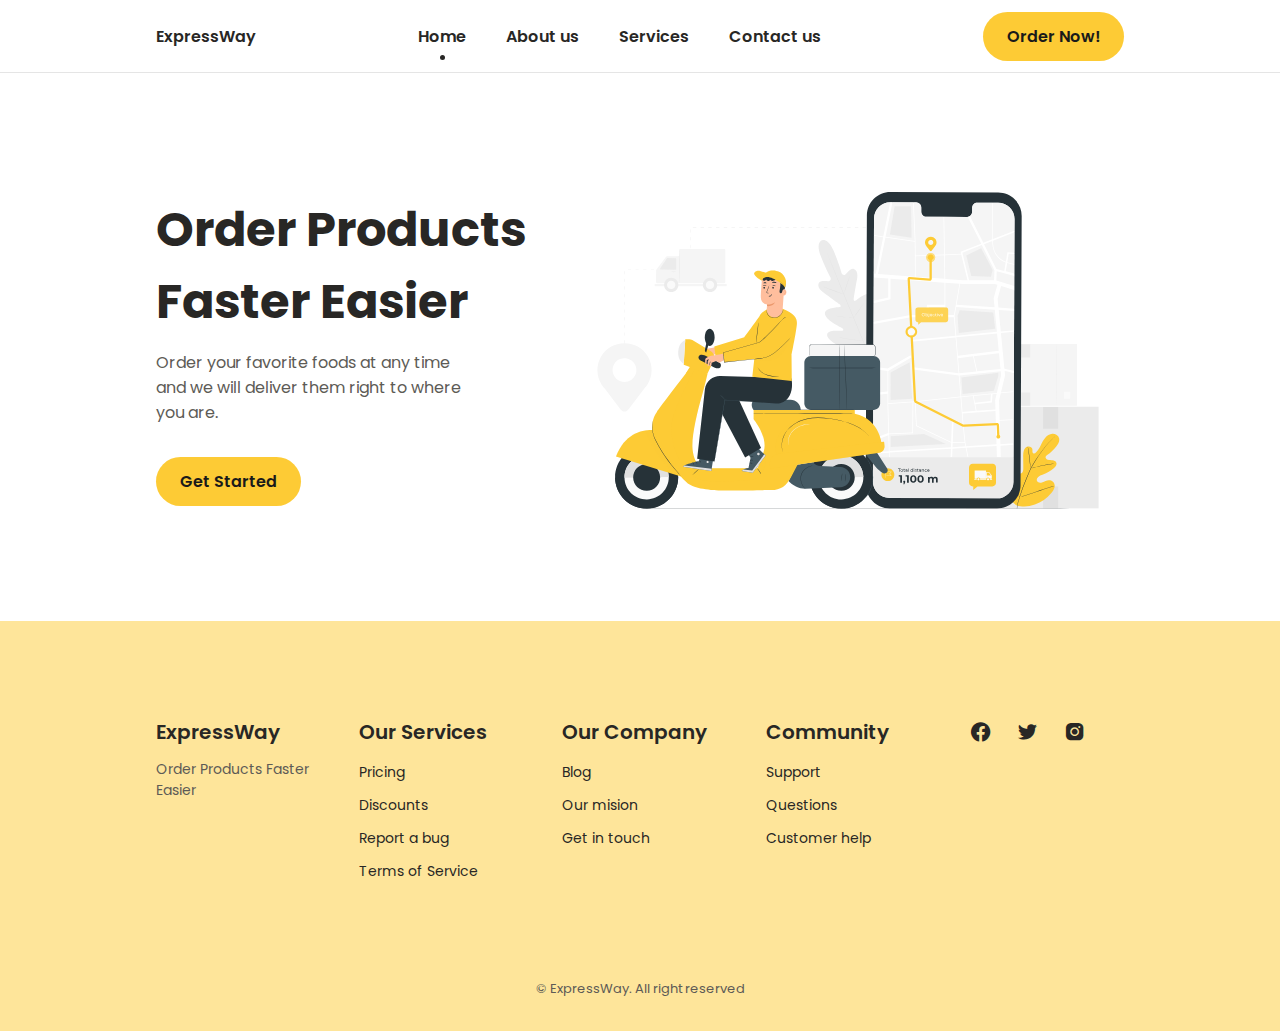
<file: index.html>
<!DOCTYPE html>
    <html lang="en">
    <head>
        <meta charset="UTF-8">
        <meta name="viewport" content="width=device-width, initial-scale=1.0">

        <!--=============== BOXICONS ===============-->
        <link rel="stylesheet" href="https://cdn.jsdelivr.net/npm/boxicons@latest/css/boxicons.min.css">

        <!--=============== CSS ===============-->
        <link rel="stylesheet" href="assets/css/styles.css">

        <title>ExpressWay</title>
    </head>
    <body>
        <!--=============== HEADER ===============-->
        <header class="header" id="header">
            <nav class="nav container">
                <a href="#" class="nav__logo">ExpressWay</a>

                <div class="nav__menu" id="nav-menu">
                    <ul class="nav__list">
                        <li class="nav__item">
                            <a href="index.html" class="nav__link active-link">Home</a>
                        </li>
                        <li class="nav__item">
                            <a href="about.html" class="nav__link">About us</a>
                        </li>
                        <li class="nav__item">
                            <a href="services.html" class="nav__link">Services</a>
                        </li>
                        <li class="nav__item">
                            <a href="contact-us.html" class="nav__link">Contact us</a>
                        </li>
                    </ul>
                </div>

                <div class="nav__toggle" id="nav-toggle">
                    <i class='bx bx-grid-alt'></i>
                </div>

                <a href="#" class="button button__header">Order Now!</a>
            </nav>
        </header>

        <main class="main">
            <!--=============== HOME ===============-->
            <section class="home section mb-3" id="home">
                <div class="home__container container grid">
                    <svg class="svg__img svg__color home__img" viewBox="0 0 554 325" xmlns="http://www.w3.org/2000/svg">
                        <g clip-path="url(#clip0)">
                        <path d="M505.712 156.064H423.293V219.381H505.712V156.064Z" fill="#F5F5F5"/>
                        <path d="M485.066 218.931C485.179 218.931 485.271 204.819 485.271 187.411C485.271 170.003 485.179 155.891 485.066 155.891C484.952 155.891 484.86 170.003 484.86 187.411C484.86 204.819 484.952 218.931 485.066 218.931Z" fill="#EBEBEB"/>
                        <path d="M498.716 204.964H492.401V212.082H498.716V204.964Z" fill="#FAFAFA"/>
                        <path d="M457.796 156.222H448.434V169.732H457.796V156.222Z" fill="#EBEBEB"/>
                        <path d="M457.796 205.682H448.434V219.192H457.796V205.682Z" fill="#EBEBEB"/>
                        <path d="M391.876 324.795H527.941V220.271H391.876V324.795Z" fill="#EBEBEB"/>
                        <path d="M425.976 324.062C426.126 324.062 426.245 300.763 426.245 272.041C426.245 243.318 426.126 220.019 425.976 220.019C425.825 220.019 425.707 243.311 425.707 272.041C425.707 300.771 425.825 324.062 425.976 324.062Z" fill="#E0E0E0"/>
                        <path d="M403.422 312.751H413.852V301.007H403.422V312.751Z" fill="#FAFAFA"/>
                        <path d="M486.435 220.539H470.979V242.846H486.435V220.539Z" fill="#E0E0E0"/>
                        <path d="M486.435 302.182H470.979V324.488H486.435V302.182Z" fill="#E0E0E0"/>
                        <path d="M287.56 36.352C288.653 36.352 289.539 36.2602 289.539 36.147C289.539 36.0339 288.653 35.9421 287.56 35.9421C286.468 35.9421 285.582 36.0339 285.582 36.147C285.582 36.2602 286.468 36.352 287.56 36.352Z" fill="#EBEBEB"/>
                        <path d="M279.647 36.352C280.74 36.352 281.625 36.2602 281.625 36.147C281.625 36.0339 280.74 35.9421 279.647 35.9421C278.554 35.9421 277.668 36.0339 277.668 36.147C277.668 36.2602 278.554 36.352 279.647 36.352Z" fill="#EBEBEB"/>
                        <path d="M271.734 36.352C272.826 36.352 273.712 36.2602 273.712 36.147C273.712 36.0339 272.826 35.9421 271.734 35.9421C270.641 35.9421 269.755 36.0339 269.755 36.147C269.755 36.2602 270.641 36.352 271.734 36.352Z" fill="#EBEBEB"/>
                        <path d="M263.82 36.352C264.913 36.352 265.799 36.2602 265.799 36.147C265.799 36.0339 264.913 35.9421 263.82 35.9421C262.728 35.9421 261.842 36.0339 261.842 36.147C261.842 36.2602 262.728 36.352 263.82 36.352Z" fill="#EBEBEB"/>
                        <path d="M255.907 36.352C256.999 36.352 257.885 36.2602 257.885 36.147C257.885 36.0339 256.999 35.9421 255.907 35.9421C254.814 35.9421 253.928 36.0339 253.928 36.147C253.928 36.2602 254.814 36.352 255.907 36.352Z" fill="#EBEBEB"/>
                        <path d="M247.993 36.352C249.086 36.352 249.971 36.2602 249.971 36.147C249.971 36.0339 249.086 35.9421 247.993 35.9421C246.9 35.9421 246.015 36.0339 246.015 36.147C246.015 36.2602 246.9 36.352 247.993 36.352Z" fill="#EBEBEB"/>
                        <path d="M240.079 36.352C241.172 36.352 242.058 36.2602 242.058 36.147C242.058 36.0339 241.172 35.9421 240.079 35.9421C238.987 35.9421 238.101 36.0339 238.101 36.147C238.101 36.2602 238.987 36.352 240.079 36.352Z" fill="#EBEBEB"/>
                        <path d="M232.166 36.352C233.259 36.352 234.144 36.2602 234.144 36.147C234.144 36.0339 233.259 35.9421 232.166 35.9421C231.073 35.9421 230.188 36.0339 230.188 36.147C230.188 36.2602 231.073 36.352 232.166 36.352Z" fill="#EBEBEB"/>
                        <path d="M224.253 36.352C225.345 36.352 226.231 36.2602 226.231 36.147C226.231 36.0339 225.345 35.9421 224.253 35.9421C223.16 35.9421 222.274 36.0339 222.274 36.147C222.274 36.2602 223.16 36.352 224.253 36.352Z" fill="#EBEBEB"/>
                        <path d="M216.339 36.352C217.431 36.352 218.317 36.2602 218.317 36.147C218.317 36.0339 217.431 35.9421 216.339 35.9421C215.246 35.9421 214.36 36.0339 214.36 36.147C214.36 36.2602 215.246 36.352 216.339 36.352Z" fill="#EBEBEB"/>
                        <path d="M208.426 36.352C209.518 36.352 210.404 36.2602 210.404 36.147C210.404 36.0339 209.518 35.9421 208.426 35.9421C207.333 35.9421 206.447 36.0339 206.447 36.147C206.447 36.2602 207.333 36.352 208.426 36.352Z" fill="#EBEBEB"/>
                        <path d="M200.512 36.352C201.605 36.352 202.49 36.2602 202.49 36.147C202.49 36.0339 201.605 35.9421 200.512 35.9421C199.419 35.9421 198.534 36.0339 198.534 36.147C198.534 36.2602 199.419 36.352 200.512 36.352Z" fill="#EBEBEB"/>
                        <path d="M192.598 36.352C193.691 36.352 194.577 36.2602 194.577 36.147C194.577 36.0339 193.691 35.9421 192.598 35.9421C191.506 35.9421 190.62 36.0339 190.62 36.147C190.62 36.2602 191.506 36.352 192.598 36.352Z" fill="#EBEBEB"/>
                        <path d="M184.685 36.352C185.778 36.352 186.663 36.2602 186.663 36.147C186.663 36.0339 185.778 35.9421 184.685 35.9421C183.592 35.9421 182.707 36.0339 182.707 36.147C182.707 36.2602 183.592 36.352 184.685 36.352Z" fill="#EBEBEB"/>
                        <path d="M176.771 36.352C177.864 36.352 178.75 36.2602 178.75 36.147C178.75 36.0339 177.864 35.9421 176.771 35.9421C175.679 35.9421 174.793 36.0339 174.793 36.147C174.793 36.2602 175.679 36.352 176.771 36.352Z" fill="#EBEBEB"/>
                        <path d="M168.858 36.352C169.951 36.352 170.837 36.2602 170.837 36.147C170.837 36.0339 169.951 35.9421 168.858 35.9421C167.766 35.9421 166.88 36.0339 166.88 36.147C166.88 36.2602 167.766 36.352 168.858 36.352Z" fill="#EBEBEB"/>
                        <path d="M160.945 36.352C162.037 36.352 162.923 36.2602 162.923 36.147C162.923 36.0339 162.037 35.9421 160.945 35.9421C159.852 35.9421 158.966 36.0339 158.966 36.147C158.966 36.2602 159.852 36.352 160.945 36.352Z" fill="#EBEBEB"/>
                        <path d="M153.031 36.352C154.124 36.352 155.009 36.2602 155.009 36.147C155.009 36.0339 154.124 35.9421 153.031 35.9421C151.938 35.9421 151.053 36.0339 151.053 36.147C151.053 36.2602 151.938 36.352 153.031 36.352Z" fill="#EBEBEB"/>
                        <path d="M145.118 36.352C146.21 36.352 147.096 36.2602 147.096 36.147C147.096 36.0339 146.21 35.9421 145.118 35.9421C144.025 35.9421 143.139 36.0339 143.139 36.147C143.139 36.2602 144.025 36.352 145.118 36.352Z" fill="#EBEBEB"/>
                        <path d="M137.204 36.352C138.297 36.352 139.182 36.2602 139.182 36.147C139.182 36.0339 138.297 35.9421 137.204 35.9421C136.111 35.9421 135.226 36.0339 135.226 36.147C135.226 36.2602 136.111 36.352 137.204 36.352Z" fill="#EBEBEB"/>
                        <path d="M129.29 36.352C130.383 36.352 131.269 36.2602 131.269 36.147C131.269 36.0339 130.383 35.9421 129.29 35.9421C128.198 35.9421 127.312 36.0339 127.312 36.147C127.312 36.2602 128.198 36.352 129.29 36.352Z" fill="#EBEBEB"/>
                        <path d="M121.377 36.352C122.469 36.352 123.355 36.2602 123.355 36.147C123.355 36.0339 122.469 35.9421 121.377 35.9421C120.284 35.9421 119.398 36.0339 119.398 36.147C119.398 36.2602 120.284 36.352 121.377 36.352Z" fill="#EBEBEB"/>
                        <path d="M113.464 36.352C114.556 36.352 115.442 36.2602 115.442 36.147C115.442 36.0339 114.556 35.9421 113.464 35.9421C112.371 35.9421 111.485 36.0339 111.485 36.147C111.485 36.2602 112.371 36.352 113.464 36.352Z" fill="#EBEBEB"/>
                        <path d="M109.451 42.0034C109.565 42.0034 109.657 41.1212 109.657 40.0329C109.657 38.9446 109.565 38.0624 109.451 38.0624C109.338 38.0624 109.246 38.9446 109.246 40.0329C109.246 41.1212 109.338 42.0034 109.451 42.0034Z" fill="#EBEBEB"/>
                        <path d="M109.451 49.8854C109.565 49.8854 109.657 49.0032 109.657 47.9149C109.657 46.8266 109.565 45.9444 109.451 45.9444C109.338 45.9444 109.246 46.8266 109.246 47.9149C109.246 49.0032 109.338 49.8854 109.451 49.8854Z" fill="#EBEBEB"/>
                        <path d="M109.451 57.7675C109.565 57.7675 109.657 56.8852 109.657 55.797C109.657 54.7087 109.565 53.8264 109.451 53.8264C109.338 53.8264 109.246 54.7087 109.246 55.797C109.246 56.8852 109.338 57.7675 109.451 57.7675Z" fill="#EBEBEB"/>
                        <path d="M109.451 65.6495C109.565 65.6495 109.657 64.7673 109.657 63.679C109.657 62.5907 109.565 61.7085 109.451 61.7085C109.338 61.7085 109.246 62.5907 109.246 63.679C109.246 64.7673 109.338 65.6495 109.451 65.6495Z" fill="#EBEBEB"/>
                        <path d="M109.451 73.5315C109.565 73.5315 109.657 72.6493 109.657 71.561C109.657 70.4728 109.565 69.5905 109.451 69.5905C109.338 69.5905 109.246 70.4728 109.246 71.561C109.246 72.6493 109.338 73.5315 109.451 73.5315Z" fill="#EBEBEB"/>
                        <path d="M107.916 79.8766C108.409 80.0555 108.936 80.1228 109.459 80.0736H109.657V79.4352C109.724 78.7712 109.654 78.1007 109.451 77.4647C109.249 78.1008 109.179 78.7712 109.245 79.4352V79.8687L109.443 79.6716C108.925 79.6276 108.404 79.6976 107.916 79.8766Z" fill="#EBEBEB"/>
                        <path d="M101.973 80.0815C103.066 80.0815 103.951 79.9898 103.951 79.8766C103.951 79.7634 103.066 79.6717 101.973 79.6717C100.88 79.6717 99.9946 79.7634 99.9946 79.8766C99.9946 79.9898 100.88 80.0815 101.973 80.0815Z" fill="#EBEBEB"/>
                        <path d="M94.0599 80.0815C95.1525 80.0815 96.0383 79.9898 96.0383 79.8766C96.0383 79.7634 95.1525 79.6717 94.0599 79.6717C92.9673 79.6717 92.0815 79.7634 92.0815 79.8766C92.0815 79.9898 92.9673 80.0815 94.0599 80.0815Z" fill="#EBEBEB"/>
                        <path d="M86.1463 80.0815C87.239 80.0815 88.1247 79.9898 88.1247 79.8766C88.1247 79.7634 87.239 79.6717 86.1463 79.6717C85.0537 79.6717 84.168 79.7634 84.168 79.8766C84.168 79.9898 85.0537 80.0815 86.1463 80.0815Z" fill="#EBEBEB"/>
                        <path d="M78.2328 80.0815C79.3254 80.0815 80.2112 79.9898 80.2112 79.8766C80.2112 79.7634 79.3254 79.6717 78.2328 79.6717C77.1401 79.6717 76.2544 79.7634 76.2544 79.8766C76.2544 79.9898 77.1401 80.0815 78.2328 80.0815Z" fill="#EBEBEB"/>
                        <path d="M70.3192 80.0815C71.4118 80.0815 72.2976 79.9898 72.2976 79.8766C72.2976 79.7634 71.4118 79.6717 70.3192 79.6717C69.2266 79.6717 68.3408 79.7634 68.3408 79.8766C68.3408 79.9898 69.2266 80.0815 70.3192 80.0815Z" fill="#EBEBEB"/>
                        <path d="M62.4056 80.0815C63.4982 80.0815 64.384 79.9898 64.384 79.8766C64.384 79.7634 63.4982 79.6717 62.4056 79.6717C61.313 79.6717 60.4272 79.7634 60.4272 79.8766C60.4272 79.9898 61.313 80.0815 62.4056 80.0815Z" fill="#EBEBEB"/>
                        <path d="M54.492 80.0815C55.5847 80.0815 56.4704 79.9898 56.4704 79.8766C56.4704 79.7634 55.5847 79.6717 54.492 79.6717C53.3994 79.6717 52.5137 79.7634 52.5137 79.8766C52.5137 79.9898 53.3994 80.0815 54.492 80.0815Z" fill="#EBEBEB"/>
                        <path d="M46.579 80.0815C47.6716 80.0815 48.5573 79.9898 48.5573 79.8766C48.5573 79.7634 47.6716 79.6717 46.579 79.6717C45.4863 79.6717 44.6006 79.7634 44.6006 79.8766C44.6006 79.9898 45.4863 80.0815 46.579 80.0815Z" fill="#EBEBEB"/>
                        <path d="M41.5222 84.7004C41.6358 84.7004 41.7279 83.8182 41.7279 82.7299C41.7279 81.6416 41.6358 80.7594 41.5222 80.7594C41.4085 80.7594 41.3164 81.6416 41.3164 82.7299C41.3164 83.8182 41.4085 84.7004 41.5222 84.7004Z" fill="#EBEBEB"/>
                        <path d="M41.5222 92.5824C41.6358 92.5824 41.7279 91.7002 41.7279 90.6119C41.7279 89.5236 41.6358 88.6414 41.5222 88.6414C41.4085 88.6414 41.3164 89.5236 41.3164 90.6119C41.3164 91.7002 41.4085 92.5824 41.5222 92.5824Z" fill="#EBEBEB"/>
                        <path d="M41.5222 100.464C41.6358 100.464 41.7279 99.5823 41.7279 98.494C41.7279 97.4057 41.6358 96.5235 41.5222 96.5235C41.4085 96.5235 41.3164 97.4057 41.3164 98.494C41.3164 99.5823 41.4085 100.464 41.5222 100.464Z" fill="#EBEBEB"/>
                        <path d="M41.5222 108.347C41.6358 108.347 41.7279 107.464 41.7279 106.376C41.7279 105.288 41.6358 104.406 41.5222 104.406C41.4085 104.406 41.3164 105.288 41.3164 106.376C41.3164 107.464 41.4085 108.347 41.5222 108.347Z" fill="#EBEBEB"/>
                        <path d="M41.5222 116.229C41.6358 116.229 41.7279 115.346 41.7279 114.258C41.7279 113.17 41.6358 112.288 41.5222 112.288C41.4085 112.288 41.3164 113.17 41.3164 114.258C41.3164 115.346 41.4085 116.229 41.5222 116.229Z" fill="#EBEBEB"/>
                        <path d="M41.5222 124.111C41.6358 124.111 41.7279 123.228 41.7279 122.14C41.7279 121.052 41.6358 120.17 41.5222 120.17C41.4085 120.17 41.3164 121.052 41.3164 122.14C41.3164 123.228 41.4085 124.111 41.5222 124.111Z" fill="#EBEBEB"/>
                        <path d="M41.5222 131.993C41.6358 131.993 41.7279 131.11 41.7279 130.022C41.7279 128.934 41.6358 128.052 41.5222 128.052C41.4085 128.052 41.3164 128.934 41.3164 130.022C41.3164 131.11 41.4085 131.993 41.5222 131.993Z" fill="#EBEBEB"/>
                        <path d="M41.5222 139.875C41.6358 139.875 41.7279 138.992 41.7279 137.904C41.7279 136.816 41.6358 135.934 41.5222 135.934C41.4085 135.934 41.3164 136.816 41.3164 137.904C41.3164 138.992 41.4085 139.875 41.5222 139.875Z" fill="#EBEBEB"/>
                        <path d="M41.5222 147.757C41.6358 147.757 41.7279 146.874 41.7279 145.786C41.7279 144.698 41.6358 143.816 41.5222 143.816C41.4085 143.816 41.3164 144.698 41.3164 145.786C41.3164 146.874 41.4085 147.757 41.5222 147.757Z" fill="#EBEBEB"/>
                        <path d="M41.5222 155.639C41.6358 155.639 41.7279 154.757 41.7279 153.668C41.7279 152.58 41.6358 151.698 41.5222 151.698C41.4085 151.698 41.3164 152.58 41.3164 153.668C41.3164 154.757 41.4085 155.639 41.5222 155.639Z" fill="#EBEBEB"/>
                        <path d="M41.5222 163.521C41.6358 163.521 41.7279 162.639 41.7279 161.55C41.7279 160.462 41.6358 159.58 41.5222 159.58C41.4085 159.58 41.3164 160.462 41.3164 161.55C41.3164 162.639 41.4085 163.521 41.5222 163.521Z" fill="#EBEBEB"/>
                        <path d="M244.06 49.5623C244.06 49.5623 250.201 46.173 256.223 60.6444C262.245 75.1158 264.311 83.3447 264.311 83.3447C264.311 83.3447 265.965 86.4029 268.125 84.661C270.286 82.919 273.467 77.7248 276.83 78.9623C280.296 80.247 281.151 
                        84.2826 279.995 89.9971C278.84 95.7116 276.83 108.386 276.664 109.537C276.498 110.687 277.004 112.374 278.674 111.42C280.344 110.467 290.212 101.103 294.39 106.037C298.568 110.971 292.807 126.428 292.174 128.107C291.541 129.786 291.858 
                        130.582 292.649 131.07C293.44 131.559 296.463 128.107 299.383 125.553C302.304 122.999 306.134 120.564 308.302 123.606C310.47 126.649 310.304 138.582 297.445 156.971L290.924 165.105L280.526 163.71C258.447 159.375 250.011 150.909 249.449 
                        147.213C248.887 143.516 253.351 142.625 257.22 142.444C261.09 142.263 265.68 142.657 265.925 141.751C266.171 140.844 265.822 140.095 264.2 139.283C262.578 138.472 247.645 131.441 247.186 125.001C246.727 118.562 260.386 118.467 262.222 
                        118.002C264.058 117.537 263.258 115.945 262.348 115.259C261.438 114.573 251.143 106.849 246.331 103.507C241.52 100.165 239.32 96.6732 240.919 93.347C242.454 90.1469 248.365 91.676 251.135 91.4395C253.905 91.2031 252.963 87.8611 252.963 
                        87.8611C252.963 87.8611 248.705 80.5071 242.952 65.9332C237.199 51.3594 244.155 49.5386 244.155 49.5386" fill="#EBEBEB"/>
                        <path d="M290.567 163.064C286.302 152.376 280.28 137.66 273.577 121.423C266.874 105.186 260.821 90.4936 256.492 79.8293L251.38 67.218L250.019 63.7499L249.647 62.8592C249.56 62.6622 249.512 62.5597 249.512 62.5597C249.512 62.5597 249.512 
                        62.6701 249.615 62.875L249.955 63.7814L251.285 67.2416C252.448 70.2447 254.157 74.5719 256.294 79.916C260.559 90.604 266.582 105.32 273.284 121.549C279.987 137.778 286.049 152.486 290.37 163.15" fill="#E0E0E0"/>
                        <path d="M272.644 86.4344C272.508 86.6463 272.399 86.874 272.319 87.1123C272.129 87.5616 271.876 88.2079 271.575 89.0198C270.974 90.6434 270.19 92.8977 269.383 95.4121L267.342 101.844L266.716 103.791C266.621 104.023 266.554 104.267 266.519 
                        104.516C266.657 104.304 266.769 104.077 266.851 103.838C267.041 103.389 267.294 102.734 267.587 101.923C268.18 100.299 268.924 98.0289 269.731 95.5145L271.821 89.0986L272.462 87.1517C272.551 86.9208 272.612 86.68 272.644 86.4344Z" fill="#E0E0E0"/>
                        <path d="M265.528 104.625C265.563 104.531 260.957 102.726 255.239 100.594C249.521 98.4609 244.857 96.808 244.822 96.9018C244.787 96.9956 249.394 98.8005 255.111 100.933C260.829 103.066 265.493 104.719 265.528 104.625Z" fill="#E0E0E0"/>
                        <path d="M276.925 129.1C276.666 129.033 276.4 128.999 276.133 128.997L274.044 128.84C272.28 128.706 269.842 128.501 267.167 128.193C264.493 127.886 262.071 127.523 260.322 127.248L258.249 126.924C257.989 126.866 257.724 126.839 257.458 
                        126.846C257.696 126.947 257.946 127.018 258.201 127.058C258.684 127.169 259.388 127.326 260.259 127.492C262 127.831 264.421 128.233 267.104 128.54C269.787 128.848 272.24 129.013 274.013 129.084C274.899 129.084 275.595 129.139 276.11 129.131C276.382 129.156 276.656 129.145 276.925 129.1Z" fill="#E0E0E0"/>
                        <path d="M287.022 114.045C286.846 114.206 286.692 114.389 286.563 114.589C286.286 114.952 285.899 115.488 285.424 116.165C284.474 117.49 283.176 119.318 281.768 121.391C280.359 123.464 279.093 125.332 278.199 126.68C277.748 127.358 277.407 
                        127.918 277.154 128.304C277.014 128.496 276.9 128.705 276.814 128.926C276.99 128.766 277.144 128.583 277.273 128.383C277.55 128.02 277.938 127.484 278.412 126.806C279.362 125.482 280.66 123.653 282.069 121.58C283.477 119.507 284.743 117.639 
                        285.637 116.299C286.089 115.622 286.429 115.062 286.682 114.676C286.823 114.481 286.937 114.269 287.022 114.045V114.045Z" fill="#E0E0E0"/>
                        <path d="M299.874 134.365C299.658 134.579 299.465 134.814 299.296 135.067L297.817 137.053C296.59 138.748 294.912 141.104 293.069 143.713C291.225 146.322 289.587 148.718 288.431 150.452L287.054 152.51C286.872 152.756 286.715 153.02 286.587 
                        153.298C286.803 153.084 286.997 152.849 287.165 152.596L288.637 150.602C289.864 148.907 291.541 146.551 293.385 143.942C295.229 141.333 296.859 138.952 298.038 137.218L299.415 135.161C299.595 134.912 299.749 134.646 299.874 134.365V134.365Z" fill="#E0E0E0"/>
                        <path d="M286.777 152.754C286.461 152.674 286.137 152.623 285.811 152.604L283.168 152.305C280.937 152.052 277.858 151.69 274.463 151.201C271.069 150.712 268.014 150.2 265.806 149.806L263.187 149.349C262.867 149.276 262.541 149.234 262.213 
                        149.223C262.518 149.339 262.834 149.426 263.155 149.483C263.764 149.633 264.651 149.83 265.759 150.05C267.959 150.5 271.021 151.059 274.416 151.548C277.811 152.037 280.905 152.336 283.121 152.549C284.244 152.644 285.147 152.707 285.78 152.738C286.111 
                        152.776 286.445 152.781 286.777 152.754V152.754Z" fill="#E0E0E0"/>
                        <path d="M17.56 196.799L17.6154 196.878C18.8599 198.727 20.2073 200.506 21.6512 202.206L37.5257 223.156C37.9933 223.775 38.5987 224.277 39.2943 224.622C39.9899 224.968 40.7566 225.148 41.5339 225.148C42.3112 225.148 43.0779 224.968 43.7735 
                        224.622C44.4691 224.277 45.0745 223.775 45.5421 223.156L61.6856 201.875C63.0388 199.991 64.3683 198.722 65.4366 196.925L65.5158 196.822C68.0014 192.615 69.3267 187.829 69.3572 182.947C69.3878 178.066 68.1226 173.263 65.6898 169.026C63.257 164.788 59.743 
                        161.266 55.5038 158.817C51.2645 156.367 46.4507 155.077 41.5497 155.077C36.6488 155.077 31.8349 156.367 27.5957 158.817C23.3565 161.266 19.8425 164.788 17.4097 169.026C14.9769 173.263 13.7117 178.066 13.7422 182.947C13.7728 187.829 15.098 192.615 17.5837 
                        196.822L17.56 196.799ZM29.2878 182.674C29.2878 180.264 30.0053 177.908 31.3496 175.904C32.6939 173.9 34.6047 172.338 36.8402 171.416C39.0757 170.494 41.5356 170.252 43.9088 170.723C46.282 171.193 48.462 172.353 50.173 174.058C51.884 175.762 53.0492 177.933 
                        53.5212 180.297C53.9933 182.661 53.751 185.111 52.825 187.337C51.899 189.564 50.3309 191.467 48.319 192.806C46.3071 194.145 43.9417 194.86 41.522 194.86C38.2787 194.858 35.1689 193.573 32.8762 191.288C30.5836 189.003 29.2957 185.905 29.2957 182.674H29.2878Z" fill="#F5F5F5"/>
                        <path d="M145.007 59.667V92.2356C145.007 92.5722 144.873 92.895 144.634 93.1329C144.395 93.3709 144.071 93.5046 143.733 93.5046H75.1306C74.962 93.5046 74.795 93.4713 74.6394 93.4065C74.4838 93.3418 74.3426 93.2469 74.2241 93.1274C74.1056 
                        93.0079 74.012 92.8661 73.9489 92.7103C73.8859 92.5545 73.8544 92.3878 73.8565 92.2199L74.0148 80.2943C74.0303 80.005 74.1448 79.7296 74.3393 79.514L84.1757 66.4219C84.2933 66.2643 84.4459 66.136 84.6217 66.0471C84.7975 65.9582 84.9916 65.9111 85.1887 
                        65.9096L96.5208 65.8229C96.8573 65.8208 97.1794 65.6862 97.4166 65.4485C97.6538 65.2107 97.787 64.8891 97.787 64.5539V59.6276C97.787 59.461 97.8199 59.296 97.8839 59.142C97.948 58.988 98.0418 58.8481 98.1601 58.7303C98.2784 58.6125 98.4189 58.519 98.5735 
                        58.4552C98.7281 58.3914 98.8937 58.3586 99.061 58.3586H143.772C143.94 58.3637 144.104 58.4016 144.257 58.4701C144.41 58.5387 144.547 58.6365 144.662 58.758C144.776 58.8795 144.866 59.0223 144.925 59.1783C144.984 59.3343 145.012 59.5004 145.007 59.667V59.667Z" fill="#F5F5F5"/>
                        <path d="M94.5584 68.6998V79.1514C94.5585 79.248 94.5391 79.3436 94.5015 79.4326C94.464 79.5216 94.4089 79.6023 94.3396 79.6698C94.2703 79.7374 94.1882 79.7904 94.098 79.8259C94.0079 79.8614 93.9115 79.8787 93.8146 79.8766L78.6761 79.6086C78.5441 
                        79.6073 78.415 79.5703 78.3025 79.5016C78.19 79.4329 78.0984 79.335 78.0374 79.2184C77.9765 79.1018 77.9484 78.971 77.9564 78.8398C77.9644 78.7085 78.008 78.582 78.0826 78.4735L85.1572 68.0771C85.2264 67.9765 85.3199 67.8948 85.4292 67.8397C85.5385 67.7845 
                        85.66 67.7578 85.7824 67.7619L93.8383 67.9747C94.03 67.9767 94.2132 68.0541 94.348 68.1898C94.4828 68.3256 94.5584 68.5089 94.5584 68.6998Z" fill="#EBEBEB"/>
                        <path d="M72.5272 96.7678L146.384 96.7678V94.4978L72.5272 94.4978V96.7678Z" fill="#F5F5F5"/>
                        <path d="M129.259 102.64C133.293 102.64 136.563 99.3827 136.563 95.3648C136.563 91.3468 133.293 88.0897 129.259 88.0897C125.225 88.0897 121.955 91.3468 121.955 95.3648C121.955 99.3827 125.225 102.64 129.259 102.64Z" fill="#EBEBEB"/>
                        <path d="M129.259 99.6447C131.632 99.6447 133.556 97.7285 133.556 95.3648C133.556 93.001 131.632 91.0848 129.259 91.0848C126.886 91.0848 124.962 93.001 124.962 95.3648C124.962 97.7285 126.886 99.6447 129.259 99.6447Z" fill="#FAFAFA"/>
                        <path d="M97.7948 93.5046C97.9783 93.5046 98.1271 85.6458 98.1271 75.9513C98.1271 66.2569 97.9783 58.398 97.7948 58.398C97.6112 58.398 97.4624 66.2569 97.4624 75.9513C97.4624 85.6458 97.6112 93.5046 97.7948 93.5046Z" fill="#EBEBEB"/>
                        <path d="M89.4541 102.64C93.488 102.64 96.7582 99.3827 96.7582 95.3648C96.7582 91.3468 93.488 88.0897 89.4541 88.0897C85.4201 88.0897 82.1499 91.3468 82.1499 95.3648C82.1499 99.3827 85.4201 102.64 89.4541 102.64Z" fill="#EBEBEB"/>
                        <path d="M89.4543 99.6447C91.8274 99.6447 93.7513 97.7285 93.7513 95.3648C93.7513 93.001 91.8274 91.0848 89.4543 91.0848C87.0811 91.0848 85.1572 93.001 85.1572 95.3648C85.1572 97.7285 87.0811 99.6447 89.4543 99.6447Z" fill="#FAFAFA"/>
                        <path d="M91.7725 82.2727C93.0618 82.2727 94.1069 82.1245 94.1069 81.9417C94.1069 81.7588 93.0618 81.6106 91.7725 81.6106C90.4832 81.6106 89.438 81.7588 89.438 81.9417C89.438 82.1245 90.4832 82.2727 91.7725 82.2727Z" fill="#EBEBEB"/>
                        <path d="M0 324.795C0 324.905 124.028 325 276.972 325C429.916 325 553.984 324.905 553.984 324.795C553.984 324.685 429.98 324.59 276.972 324.59C123.965 324.59 0 324.645 0 324.795Z" fill="#263238"/>
                        <path d="M443.377 321.327C432.718 313.965 430.257 300.235 430.628 287.884C430.692 285.818 430.454 283.651 431.42 281.838C432.385 280.025 434.688 278.78 436.548 279.647C438.091 280.364 438.764 282.138 439.626 283.588C440.78 285.548 442.468 287.144 444.493 
                        288.191C445.814 288.869 447.445 289.279 448.742 288.561C450.523 287.576 450.729 285.117 450.705 283.044C450.668 279.224 450.631 275.404 450.594 271.583C450.465 269.534 450.668 267.476 451.196 265.491C451.829 263.544 453.237 261.731 455.192 261.179C457.147 
                        260.627 459.576 261.739 459.995 263.749C460.077 264.597 460.101 265.451 460.067 266.302C460.055 266.728 460.17 267.147 460.397 267.507C460.623 267.867 460.952 268.153 461.341 268.328C462.132 268.565 462.987 267.981 463.596 267.382C465.717 265.301 467.149 262.653 
                        468.487 259.973C469.824 257.293 471.122 254.598 473.045 252.336C474.968 250.073 477.627 248.268 480.571 248.095C483.514 247.922 486.664 249.719 487.424 252.604C488.183 255.488 486.514 258.436 484.678 260.801C481.969 264.28 478.771 267.351 475.181 269.92C474.485 
                        270.312 473.931 270.914 473.599 271.639C473.156 273.01 474.461 274.358 475.815 274.791C477.35 275.296 478.98 275.13 480.618 275.312C482.256 275.493 483.965 276.194 484.575 277.676C485.422 279.765 483.673 281.972 481.948 283.414C478.489 286.308 474.557 288.588 470.323 
                        290.154C468.765 290.589 467.301 291.305 466.002 292.266C464.783 293.33 464.055 295.174 464.799 296.617C465.543 298.059 467.434 298.516 469.025 298.193C470.615 297.87 472.024 297.035 473.535 296.459C476.361 295.387 480.017 295.569 481.837 297.996C482.393 298.833 482.747 
                        299.786 482.87 300.782C482.994 301.777 482.884 302.788 482.549 303.734C481.866 305.616 480.811 307.342 479.447 308.81C474.982 314.19 469.162 318.292 462.583 320.696C456.031 322.982 449.922 323.621 443.417 321.264" fill=""/>
                        <path d="M444.082 324.803C444.517 319.908 444.738 319.806 446.551 313.571C448.584 306.836 451.004 300.222 453.799 293.764L455.968 288.672C456.68 287.001 457.392 285.345 458.191 283.769C459.724 280.751 461.422 277.82 463.28 274.988C465.036 272.269 466.801 
                        269.747 468.463 267.406C470.125 265.065 471.739 262.913 473.282 261.014C475.692 258.004 478.339 255.189 481.196 252.596C482.209 251.681 483.016 251.019 483.57 250.531L484.203 250.01C484.272 249.949 484.346 249.893 484.424 249.845C484.365 249.917 484.299 249.983 
                        484.227 250.042L483.617 250.586C483.079 251.059 482.288 251.768 481.291 252.698C478.47 255.326 475.851 258.161 473.456 261.179C471.929 263.087 470.346 265.238 468.708 267.587C467.07 269.936 465.298 272.458 463.557 275.178C461.715 278.011 460.029 280.942 458.508 
                        283.958C457.717 285.535 457.02 287.174 456.3 288.845L454.187 293.905C451.398 300.35 448.973 306.944 446.923 313.658C445.094 319.869 444.849 319.963 444.39 324.811" fill="#263238"/>
                        <path d="M458.294 283.753C458.194 283.47 458.125 283.177 458.089 282.878C457.978 282.311 457.843 281.491 457.701 280.467C457.4 278.425 457.084 275.595 456.751 272.474C456.419 269.353 456.063 266.531 455.73 264.498C455.572 263.481 455.43 262.661 455.327 
                        262.133C455.255 261.841 455.215 261.543 455.208 261.242C455.326 261.518 455.414 261.806 455.469 262.101C455.62 262.661 455.794 263.473 455.991 264.466C456.387 266.492 456.783 269.321 457.123 272.443L457.962 280.443L458.231 282.863C458.285 283.156 458.306 283.455 
                        458.294 283.753V283.753Z" fill="#263238"/>
                        <path d="M484.749 278.732C484.403 278.807 484.05 278.849 483.696 278.859C483.016 278.922 482.035 279.008 480.824 279.15C478.402 279.418 475.063 279.938 471.415 280.608C467.767 281.278 464.475 282.082 462.1 282.729C460.921 283.036 459.972 283.312 459.315 
                        283.517C458.981 283.633 458.636 283.717 458.286 283.769C458.603 283.607 458.934 283.475 459.275 283.375C459.916 283.146 460.858 282.831 462.037 282.492C464.411 281.791 467.664 280.971 471.328 280.262C474.455 279.652 477.611 279.202 480.784 278.914C482.003 278.803 
                        482.992 278.756 483.673 278.74C484.03 278.703 484.391 278.701 484.749 278.732Z" fill="#263238"/>
                        <path d="M446.867 313.09C446.792 312.991 446.73 312.883 446.685 312.767L446.226 311.813C445.83 310.986 445.3 309.772 444.643 308.266C443.353 305.248 441.707 301.031 439.958 296.349C438.21 291.667 436.595 287.434 435.376 284.4L433.92 280.805L433.533 279.828C433.48 
                        279.715 433.442 279.596 433.422 279.473C433.497 279.573 433.558 279.681 433.604 279.797L434.063 280.75C434.459 281.578 434.989 282.792 435.646 284.297C436.935 287.316 438.581 291.533 440.338 296.215C442.095 300.897 443.701 305.129 444.92 308.164L446.376 311.758L446.764 
                        312.736C446.814 312.849 446.849 312.968 446.867 313.09V313.09Z" fill="#263238"/>
                        <path d="M482.003 301.677C481.894 301.74 481.777 301.787 481.655 301.819L480.634 302.166L476.867 303.364C473.702 304.404 469.318 305.886 464.491 307.533C459.663 309.181 455.271 310.623 452.074 311.601C450.492 312.089 449.178 312.468 448.276 312.712L447.239 
                        312.988C447.119 313.028 446.994 313.052 446.867 313.059C446.977 312.996 447.094 312.949 447.215 312.917L448.236 312.57L451.995 311.34C455.161 310.3 459.545 308.818 464.372 307.171C469.199 305.524 473.583 304.081 476.788 303.104C478.371 302.615 479.684 302.237 480.587 
                        301.992L481.631 301.717C481.753 301.687 481.878 301.673 482.003 301.677V301.677Z" fill="#263238"/>
                        <path d="M423.618 324.795H313.529C300.22 324.732 289 313.429 289 300.179L290.211 23.9062C290.224 20.7527 290.861 17.6327 292.085 14.7244C293.31 11.8162 295.097 9.17665 297.345 6.95664C299.594 4.73664 302.259 2.97963 305.19 1.78599C308.12 0.592349 
                        311.258 -0.014543 314.423 -2.00425e-05L425.05 0.512314C431.438 0.543601 437.552 3.09988 442.049 7.61945C446.546 12.139 449.058 18.2521 449.033 24.6156L447.862 300.889C447.848 304.045 447.21 307.168 445.984 310.078C444.758 312.988 442.968 315.629 440.716 317.85C438.464 
                        320.07 435.795 321.826 432.861 323.018C429.927 324.21 426.786 324.814 423.618 324.795V324.795Z" fill="#263238"/>
                        <path d="M424.892 11.0033L403.441 10.9402C402.741 10.9525 402.051 11.102 401.41 11.38C400.768 11.658 400.188 12.0592 399.703 12.5606C399.217 13.0619 398.835 13.6537 398.579 14.3021C398.323 14.9505 398.198 15.6428 398.21 16.3394V20.2174C398.223 20.914 398.098 
                        21.6063 397.842 22.2547C397.586 22.9031 397.204 23.4949 396.718 23.9963C396.232 24.4977 395.652 24.8988 395.011 25.1768C394.37 25.4548 393.679 25.6043 392.98 25.6166L351.17 25.4274C349.758 25.3882 348.419 24.7928 347.448 23.7717C346.476 22.7506 345.951 21.3874 345.987 
                        19.9809V16.103C346.023 14.6965 345.498 13.3333 344.526 12.3122C343.555 11.2911 342.216 10.6957 340.804 10.6565H333.263L314.487 10.5698C312.27 10.5594 310.072 10.9843 308.02 11.8201C305.968 12.6559 304.101 13.8863 302.527 15.441C300.952 16.9957 299.7 18.8442 298.843 
                        20.881C297.985 22.9177 297.539 25.1027 297.53 27.3112L296.383 296.979C296.364 301.437 298.123 305.72 301.273 308.886C304.423 312.052 308.706 313.842 313.181 313.863L423.618 314.296C425.835 314.307 428.032 313.882 430.084 313.046C432.137 312.21 434.003 310.98 435.578 309.425C437.153 
                        307.87 438.405 306.022 439.262 303.985C440.119 301.948 440.565 299.763 440.575 297.555L441.69 27.8866C441.709 23.429 439.95 19.1464 436.8 15.9804C433.65 12.8144 429.367 11.0242 424.892 11.0033V11.0033Z" fill="#F5F5F5"/>
                        <path d="M378.033 263.339C377.907 266.594 377.788 269.644 377.685 272.19H393.55L391.611 262.488L378.033 263.339Z" fill="#F5F5F5"/>
                        <path d="M313.577 267.398L313.711 272.182H376.142C376.245 269.495 376.363 266.507 376.482 263.433L313.577 267.398Z" fill="#F5F5F5"/>
                        <path d="M392.402 262.432L394.356 272.19H423.593L423.237 260.493L392.402 262.432Z" fill="#F5F5F5"/>
                        <path d="M379.616 126.081L385.146 94.1509L370.666 93.0789V126.081H379.616Z" fill="#F5F5F5"/>
                        <path d="M312.279 249.671L296.565 255.804L296.517 266.894L312.746 265.869L312.279 249.671Z" fill="#F5F5F5"/>
                        <path d="M312.2 247.181L311.346 217.442H311.33V206.951L296.763 208.488L296.573 253.266L312.2 247.165V247.181Z" fill="#F5F5F5"/>
                        <path d="M311.33 183.541L296.873 181.634L296.77 206.115L311.33 204.578V183.541Z" fill="#F5F5F5"/>
                        <path d="M419.092 207.392L418.483 215.92L401.407 217.749L402.729 224.496L422.114 223.038L421.822 213.367L423.373 206.966L419.092 207.392Z" fill="#F5F5F5"/>
                        <path d="M388.319 225.576L401.937 224.551L398.97 209.418L387.085 210.616L388.319 225.576Z" fill="#F5F5F5"/>
                        <path d="M388.446 227.152L389.49 239.772L391.334 257.08L392.094 260.872L423.19 258.917L422.162 224.614L388.446 227.152Z" fill="#F5F5F5"/>
                        <path d="M311.48 181.192L296.881 179.277L297.071 135.453L335.621 128.461H379.513L381.095 147.599L335.44 151.973L335.59 153.55L381.222 149.175L384.245 185.85L338.161 179.829L337.853 182.193L384.466 188.262L386.254 209.93L337.465 214.833L312.145 216.614V183.557L336.128 169.621L334.933 
                        167.58L311.48 181.192ZM336.69 212.066L334.15 174.808L314.582 185.133C314.764 186.15 314.582 213.414 314.582 213.414L336.69 212.066Z" fill="#F5F5F5"/>
                        <path d="M417.493 207.558L399.761 209.339L401.106 216.196L416.995 214.494L417.493 207.558Z" fill="#F5F5F5"/>
                        <path d="M378.255 257.498L378.088 261.755L391.287 260.919L390.606 257.53L378.255 257.498Z" fill="#F5F5F5"/>
                        <path d="M349.832 126.081L352.159 115.582H369.875V93.0238L314.471 88.933V110.112L297.166 114.014L297.079 133.025L335.408 126.081H349.832Z" fill="#F5F5F5"/>
                        <path d="M386.8 63.3164L386.326 61.3853L407.484 53.0461L393.724 25.522C393.462 25.564 393.198 25.5851 392.933 25.5851L369.551 25.4747L370.184 63.9864L386.8 63.3164Z" fill="#F5F5F5"/>
                        <path d="M418.87 48.5533V10.9403H403.44C402.741 10.9526 402.051 11.102 401.41 11.38C400.768 11.658 400.188 12.0592 399.702 12.5606C399.217 13.062 398.835 13.6538 398.579 14.3021C398.323 14.9505 398.198 15.6428 398.21 16.3395V20.2174C398.202 21.08 397.991 21.9287 397.594 22.6952C397.196 
                        23.4618 396.624 24.1249 395.923 24.6314L409.691 52.1712L418.87 48.5533Z" fill="#F5F5F5"/>
                        <path d="M309.391 45.8892L316.513 10.5067L333.248 10.5856H337.537L339.317 50.1455L309.391 45.8892ZM318.712 14.6133L313.838 43.5877L336.081 46.8272L335.511 14.6054L318.712 14.6133Z" fill="#F5F5F5"/>
                        <path d="M340.132 50.2874V50.6263C340.132 53.7161 340.235 59.2966 340.282 65.216L369.424 64.0337L368.791 25.4826L351.154 25.4038C349.742 25.3646 348.404 24.7692 347.432 23.7481C346.46 22.7271 345.935 21.3638 345.971 19.9573V16.0794C346.007 14.6729 345.482 13.3097 344.51 12.2886C343.539 
                        11.2675 342.2 10.6721 340.789 10.6329H338.32L340.108 50.3032L340.132 50.2874Z" fill="#F5F5F5"/>
                        <path d="M307.041 45.5503L314.099 10.5146C309.69 10.5928 305.488 12.387 302.392 15.513C299.295 18.6391 297.55 22.8485 297.53 27.2403L297.458 44.7069L297.53 44.1945L307.041 45.5503Z" fill="#F5F5F5"/>
                        <path d="M312.097 88.7596L297.276 87.664L297.173 111.586L312.097 108.228V88.7596Z" fill="#F5F5F5"/>
                        <path d="M306.883 46.3227L297.459 44.9749L297.293 83.7151L299.318 83.8649L306.883 46.3227Z" fill="#F5F5F5"/>
                        <path d="M336.824 246.723L337.069 215.629L312.137 217.387L313.015 247.851L336.824 246.723Z" fill="#F5F5F5"/>
                        <path d="M341.405 239.519L376.719 256.371C377.139 245.336 377.51 235.09 377.51 234.404L378.302 234.364L378.674 233.624C379.172 233.876 379.172 233.876 378.911 241.379C378.761 245.565 378.555 251.137 378.341 256.718H390.495L388.691 239.819L386.317 210.655L340.179 215.29L341.405 239.519Z" fill="#F5F5F5"/>
                        <path d="M427.961 187.939L427.566 183.833L385.241 188.223L387.021 209.828L423.562 206.155L427.961 187.939Z" fill="#F5F5F5"/>
                        <path d="M369.875 117.947H354.065L352.261 126.081H369.875V117.947Z" fill="#F5F5F5"/>
                        <path d="M423.618 143.5L381.855 147.504L380.185 127.279L381.768 117.963L421.331 120.69L423.618 143.5ZM384.419 144.777L421.766 140.363L419.772 123.535L385.376 121.368L383.247 127.248L384.419 144.777Z" fill="#F5F5F5"/>
                        <path d="M425.532 162.961L423.799 145.077L382.013 149.073L383.579 168.116L425.532 162.961Z" fill="#F5F5F5"/>
                        <path d="M312.793 267.445L296.58 268.47L296.509 267.422L296.493 272.19H312.928L312.793 267.445Z" fill="#F5F5F5"/>
                        <path d="M441.398 39.6703L441.635 40.2693L441.69 27.8866C441.709 23.4291 439.95 19.1465 436.8 15.9804C433.65 12.8144 429.367 11.0242 424.892 11.0033H419.63V48.2617L441.398 39.6703Z" fill="#F5F5F5"/>
                        <path d="M376.506 261.857L313.529 265.798L313.054 249.34V248.631L337.584 247.472L337.837 215.558L339.348 215.408L340.622 240.055L376.664 257.254L376.506 261.857ZM314.582 261.668L371.339 258.61L348.97 248.268L314.582 250.633V261.668Z" fill="#F5F5F5"/>
                        <path d="M431.151 81.0904L432.623 72.3807C419.693 67.7855 418.799 54.3624 418.839 50.311L410.404 53.6372L423.112 79.041L431.151 81.0904Z" fill="#F5F5F5"/>
                        <path d="M385.043 185.866L402.617 184.046L399.151 168.581L383.777 170.473L385.043 185.866Z" fill="#F5F5F5"/>
                        <path d="M421.489 94.411H388.667L385.937 94.2061L382.234 115.622L421.196 118.301L420.286 108.993L424.124 95.2465L421.489 94.411Z" fill="#F5F5F5"/>
                        <path d="M395.069 90.47L388.193 62.339L408.196 54.457L421.093 80.2549L420.682 90.5015L395.069 90.47ZM392.244 65.0268L397.3 86.2137L417.525 87.0019L419.234 80.0184L407.412 57.6177L392.244 65.0268Z" fill="#F5F5F5"/>
                        <path d="M425.793 213.777L426.394 233.852L440.621 233.056L440.661 233.844L426.418 234.64L427.146 258.665L440.59 257.821L440.693 259.39L427.194 260.241L427.55 272.19H440.653L440.938 205.201L427.542 206.549L425.793 213.777Z" fill="#F5F5F5"/>
                        <path d="M339.348 50.9652L309.233 46.6616L301.7 84.0383L339.475 86.8285C339.633 81.0904 339.499 63.4188 339.348 50.9652Z" fill="#F5F5F5"/>
                        <path d="M388.881 90.47H393.438L386.99 64.0967L370.231 64.7825L370.634 89.1301L388.881 90.47Z" fill="#F5F5F5"/>
                        <path d="M340.25 86.8837L369.812 89.067L369.408 64.814L340.258 66.0041C340.353 74.2015 340.377 82.9505 340.25 86.8837Z" fill="#F5F5F5"/>
                        <path d="M425.762 165.318L399.943 168.486L403.409 183.959L427.336 181.484L425.762 165.318Z" fill="#F5F5F5"/>
                        <path d="M432.764 71.5531L434.418 61.7794L441.539 62.3311L441.626 41.2782L419.637 49.9485C419.202 64.7588 428.539 69.9688 432.764 71.5531Z" fill="#F5F5F5"/>
                        <path d="M424.298 109.34L425.201 118.577L441.303 119.689L441.382 100.669L427.899 96.4288L424.298 109.34Z" fill="#F5F5F5"/>
                        <path d="M431.965 188.215L427.732 205.737L440.938 204.413L441.017 186.04C436.966 184.976 433.429 184.109 431.522 183.746L431.965 188.215Z" fill="#F5F5F5"/>
                        <path d="M423.048 90.7695L441.405 96.547L441.445 86.1506L423.42 81.5081L423.048 90.7695Z" fill="#F5F5F5"/>
                        <path d="M431.293 181.334C432.773 181.555 435.574 182.122 441.026 183.58L441.2 143.382L427.748 144.675L431.293 181.334Z" fill="#F5F5F5"/>
                        <path d="M427.582 143.13L441.207 141.821L441.294 122.061L425.43 120.966L427.582 143.13Z" fill="#F5F5F5"/>
                        <path d="M434.284 72.0497C436.864 72.8379 439.269 73.4369 441.493 73.8783L441.532 63.9076L435.732 63.4583L434.284 72.0497Z" fill="#F5F5F5"/>
                        <path d="M432.693 81.4529L441.453 83.7072V74.6902C439.19 74.2409 436.705 73.6261 434.11 72.83L432.693 81.4529Z" fill="#F5F5F5"/>
                        <path d="M296.572 268.47L296.509 267.422V266.894L312.737 265.869L312.271 249.671L296.556 255.804V253.258L312.184 247.157L311.345 217.45V206.951L296.77 208.527V206.162L311.329 204.626V183.557L296.873 181.657V179.293L311.479 181.192L334.909 167.556L336.103 
                        169.598L312.12 
                        183.557V216.614L337.441 214.833L386.23 209.93L384.442 188.262L337.828 182.193L338.137 179.829L384.244 185.827L381.221 149.152L335.589 153.526L335.439 151.95L381.095 147.575L379.512 128.438H335.613L297.063 135.429V133.025L335.383 126.081H349.824L352.15 
                        115.582H369.875V93.0238L314.486 
                        88.933V110.112L297.181 114.014V111.586L312.104 108.22V88.7517L297.284 87.6561V83.7151L299.318 83.8648L306.882 46.3227L297.45 44.9749V44.7069L297.521 44.1946L307.017 45.5581L314.075 10.5225H314.462H316.504L309.382 45.905L339.316 50.1849L337.536 
                        10.625H338.327L340.115 50.2952V50.6342C340.115 
                        53.7239 340.218 59.3044 340.265 65.2238L369.408 64.0415L368.775 25.4905H369.566L370.199 64.0021L386.815 63.3243L386.341 61.3931L407.499 53.054L393.723 25.522C394.517 25.4039 395.271 25.0985 395.923 24.6313L409.691 52.1712L418.87 48.5533V10.9402H419.661V48.1986L441.405 
                        39.6309L441.642 40.2299V41.2309L419.653 
                        49.9011C419.202 64.7194 428.547 69.9294 432.772 71.5137L434.426 61.74L441.547 62.2917V63.8681L435.747 63.4188L434.291 72.0102C436.871 72.7985 439.276 73.3975 441.5 73.8389V74.6271C439.237 74.1778 436.752 73.563 434.157 72.7669L432.701 81.382L441.46 
                        83.6363V86.0718L423.435 81.4293L423.063 90.6907L441.413 96.4603V100.591L427.961 
                        96.35L424.361 109.261L425.2 118.577L441.302 119.712V122.077L425.477 120.981L427.573 143.13L441.199 141.821V143.398L427.748 144.691L431.308 181.326C432.788 181.547 435.589 182.114 441.041 183.573V186.032C436.989 184.968 433.453 184.101 431.546 
                        183.738L431.981 188.215L427.748 205.737L440.954 204.413V205.201L427.573 206.549L425.825 213.784L426.426 233.86L440.669 233.072L440.716 233.86L426.474 234.648L427.194 258.673L440.645 257.829L440.748 259.406L427.249 260.257L427.573 272.19H423.617L423.261 260.493L392.402 
                        262.44L394.34 272.19H393.549L391.611 262.488L378.04 263.339C377.914 266.594 377.795 269.644 377.692 272.19H376.11C376.213 269.503 376.331 266.515 376.45 263.441L313.584 267.382L313.719 272.167H312.927L312.793 267.437L296.572 268.47ZM391.286 260.919L390.606 257.53H378.246L378.08 
                        261.786L391.286 260.919ZM423.182 258.909L422.145 224.614L388.43 227.144L389.466 239.756L391.31 257.096L392.101 260.887L423.182 258.909ZM401.09 216.196L416.986 214.486L417.485 207.55L399.753 209.331L401.09 216.196ZM387.069 210.608L388.303 225.584L401.929 224.543L398.961 209.41L387.069 
                        210.608ZM421.805 213.367L423.388 206.959L419.115 207.392L418.506 215.913L401.43 217.749L402.752 224.496L422.137 223.038L421.805 213.367ZM383.761 170.465L385.027 185.858L402.601 184.038L399.151 168.581L383.761 170.465ZM427.32 181.5L425.738 165.334L399.919 168.486L403.385 183.959L427.32 
                        181.5ZM420.278 108.985L424.124 95.278L421.489 94.4504H388.667L385.945 94.2455L382.234 115.653L421.196 118.341L420.278 108.985ZM410.403 53.5742L423.111 78.978L431.15 81.0904L432.622 72.3807C419.692 67.7855 418.798 54.3624 418.838 50.311L410.403 53.5742ZM388.184 62.3311L395.06 90.4621H420.682L421.093 
                        80.2155L408.195 54.4176L388.184 62.3311ZM370.223 64.7667L370.603 89.13L388.881 90.47H393.438L386.99 64.0967L370.223 64.7667ZM340.281 65.9884C340.345 74.1936 340.368 82.9426 340.281 86.8758L369.811 89.067L369.408 64.814L340.281 65.9884ZM301.691 84.0304L339.466 86.8206C339.617 81.0667 339.466 63.411 
                        339.332 50.9652L309.216 46.6616L301.691 84.0304ZM370.65 93.0711V126.073H379.615L385.154 94.143L370.65 93.0711ZM352.245 126.073H369.875V117.947H354.049L352.245 126.073ZM381.862 147.497L423.617 143.5L421.402 120.682L381.838 117.955L380.256 127.271L381.862 147.497ZM381.989 149.073L383.571 168.108L425.508 
                        162.961L423.767 145.069L381.989 149.073ZM386.997 209.828L423.546 206.155L427.945 187.939L427.55 183.841L385.225 188.223L386.997 209.828ZM386.277 210.695L340.139 215.329L341.405 239.519L376.719 256.371C377.138 245.336 377.51 235.09 377.51 234.404L378.301 234.364L378.673 233.624C379.172 233.876 379.172 233.876 
                        378.911 241.379C378.76 245.565 378.555 251.137 378.341 256.718H390.495L388.691 239.819L386.277 210.695ZM312.12 217.387L312.999 247.851L336.8 246.723L337.045 215.621L312.12 217.387ZM313.521 265.822L376.497 261.881L376.671 257.285L340.629 240.087L339.356 215.44L337.844 215.589L337.591 247.504L313.062 248.662V249.372L313.521 265.822Z" fill="white"/>
                        <path d="M348.97 248.268L314.582 250.665V261.668L371.339 258.602L348.97 248.268Z" fill="#EBEBEB"/>
                        <path d="M419.804 123.551L385.408 121.383L383.287 127.263L384.45 144.785L421.798 140.371L419.804 123.551Z" fill="#EBEBEB"/>
                        <path d="M313.181 313.792L423.618 314.296C425.835 314.307 428.032 313.882 430.084 313.046C432.136 312.21 434.003 310.98 435.578 309.425C437.153 307.87 438.404 306.022 439.262 303.985C440.119 301.948 440.565 299.763 440.574 297.555L440.685 272.182H296.517L296.438 
                        291.367V297.405C296.545 301.768 298.352 305.918 301.477 308.977C304.602 312.035 308.8 313.762 313.181 313.792V313.792Z" fill="#EBEBEB"/>
                        <path d="M336.088 46.835L335.51 14.6133H318.712L313.838 43.5955L336.088 46.835Z" fill="#EBEBEB"/>
                        <path d="M417.533 86.9783L419.234 79.9948L407.421 57.594L392.244 65.0347L397.308 86.2216L417.533 86.9783Z" fill="#EBEBEB"/>
                        <path d="M314.582 185.133C314.764 186.15 314.582 213.414 314.582 213.414L336.689 212.019L334.149 174.76L314.582 185.133Z" fill="#EBEBEB"/>
                        <path d="M388.319 207.298L387.156 190.406L425.073 185.551V188.467L420.492 204.003L388.319 207.298Z" fill="#EBEBEB"/>
                        <path d="M355.656 71.8132C353.104 71.8132 351.035 69.7523 351.035 67.2101C351.035 64.6679 353.104 62.607 355.656 62.607C358.208 62.607 360.277 64.6679 360.277 67.2101C360.277 69.7523 358.208 71.8132 355.656 71.8132Z" fill=""/>
                        <g opacity="0.6">
                        <path opacity="0.6" d="M351.016 67.4189C350.907 64.879 352.886 62.731 355.436 62.6212C357.986 62.5114 360.141 64.4814 360.25 67.0213C360.359 69.5612 358.38 71.7092 355.83 71.819C353.28 71.9288 351.125 69.9589 351.016 67.4189Z" fill="white"/>
                        </g>
                        <path d="M355.656 70.1107C353.96 70.1107 352.586 68.7415 352.586 67.0525C352.586 65.3635 353.96 63.9943 355.656 63.9943C357.352 63.9943 358.726 65.3635 358.726 67.0525C358.726 68.7415 357.352 70.1107 355.656 70.1107Z" fill=""/>
                        <path d="M425.074 252.942C423.986 252.942 423.103 252.064 423.103 250.98C423.103 249.896 423.986 249.017 425.074 249.017C426.162 249.017 427.044 249.896 427.044 250.98C427.044 252.064 426.162 252.942 425.074 252.942Z" fill=""/>
                        <path d="M423.886 250.341L423.412 239.306L390.076 240.883C389.205 240.924 388.338 240.739 387.56 240.347L340.282 216.559C339.744 216.287 339.287 215.879 338.958 215.375C338.629 214.871 338.438 214.29 338.406 213.69L331.973 89.3586C331.961 89.0669 332.01 88.7757 332.117 88.5041C332.225 88.2325 
                        332.389 87.9866 332.598 87.7822C332.807 87.5805 333.055 87.4238 333.328 87.3221C333.6 87.2204 333.891 87.1758 334.181 87.1911L354.445 88.6886V66.6189H356.819V88.9882C356.819 89.2738 356.759 89.5564 356.645 89.8182C356.53 90.08 356.362 90.3155 356.152 90.5099C355.942 90.7044 355.694 90.8537 
                        355.423 90.9485C355.153 91.0434 354.866 91.0817 354.58 91.0611L334.331 89.5635L340.772 213.627C340.782 213.812 340.84 213.991 340.942 214.146C341.043 214.301 341.184 214.426 341.35 214.51L388.628 238.298C389.041 238.508 389.502 238.606 389.965 238.581L423.578 236.95C423.854 236.936 
                        424.13 236.977 424.39 237.07C424.65 237.162 424.89 237.306 425.094 237.491C425.298 237.676 425.464 237.9 425.581 238.15C425.699 238.399 425.765 238.669 425.777 238.944L426.268 250.239L423.886 250.341Z" fill=""/>
                        <path d="M335.835 149.357C332.531 149.357 329.853 146.689 329.853 143.398C329.853 140.107 332.531 137.439 335.835 137.439C339.139 137.439 341.817 140.107 341.817 143.398C341.817 146.689 339.139 149.357 335.835 149.357Z" fill=""/>
                        <path d="M335.835 147.536C333.54 147.536 331.68 145.683 331.68 143.398C331.68 141.112 333.54 139.26 335.835 139.26C338.129 139.26 339.989 141.112 339.989 143.398C339.989 145.683 338.129 147.536 335.835 147.536Z" fill="#FAFAFA"/>
                        <path d="M340.282 143.398C340.282 142.52 340.02 141.662 339.531 140.932C339.042 140.203 338.346 139.634 337.532 139.298C336.718 138.962 335.822 138.874 334.958 139.046C334.094 139.217 333.3 139.639 332.677 140.26C332.054 140.881 331.63 141.671 331.458 142.532C331.286 143.393 331.374 144.285 
                        331.711 145.096C332.048 145.907 332.619 146.6 333.352 147.088C334.085 147.575 334.946 147.835 335.827 147.835C337.008 147.835 338.142 147.368 338.977 146.536C339.812 145.703 340.282 144.575 340.282 143.398V143.398ZM339.688 143.398C339.688 144.159 339.462 144.902 339.038 145.535C338.613 146.167 
                        338.01 146.66 337.305 146.951C336.599 147.243 335.823 147.319 335.074 147.17C334.325 147.022 333.637 146.656 333.097 146.118C332.557 145.58 332.189 144.894 332.04 144.148C331.891 143.402 331.967 142.629 332.26 141.926C332.552 141.223 333.047 140.622 333.682 140.2C334.317 139.777 335.063 139.551 335.827 
                        139.551C336.851 139.551 337.833 139.957 338.557 140.678C339.281 141.399 339.688 142.378 339.688 143.398Z" fill=""/>
                        <path d="M371.07 118.404H342.584C341.919 118.404 341.281 118.667 340.811 119.136C340.34 119.604 340.076 120.24 340.076 120.903V131.149C340.076 131.812 340.34 132.447 340.811 132.916C341.281 133.385 341.919 133.648 342.584 133.648H342.909V136.099L345.757 133.648H371.078C371.743 133.648 372.381 
                        133.385 372.851 132.916C373.322 132.447 373.586 131.812 373.586 131.149V120.903C373.586 120.574 373.521 120.248 373.394 119.945C373.268 119.641 373.082 119.365 372.848 119.133C372.615 118.901 372.337 118.717 372.032 118.592C371.727 118.467 371.4 118.403 371.07 118.404V118.404Z" fill=""/>
                        <g opacity="0.4">
                        <path opacity="0.4" d="M371.07 118.404H342.584C341.919 118.404 341.281 118.667 340.811 119.136C340.34 119.604 340.076 120.24 340.076 120.903V131.149C340.076 131.812 340.34 132.447 340.811 132.916C341.281 133.385 341.919 133.648 342.584 133.648H342.909V136.099L345.757 133.648H371.078C371.743 
                        133.648 372.381 133.385 372.851 132.916C373.322 132.447 373.586 131.812 373.586 131.149V120.903C373.586 120.574 373.521 120.248 373.394 119.945C373.268 119.641 373.082 119.365 372.848 119.133C372.615 118.901 372.337 118.717 372.032 118.592C371.727 118.467 371.4 118.403 371.07 118.404V118.404Z" fill="white"/>
                        </g>
                        <path d="M348.203 127.516C348.525 127.502 348.836 127.394 349.097 127.205C349.358 127.017 349.558 126.756 349.672 126.456C349.785 126.155 349.808 125.828 349.737 125.515C349.665 125.202 349.503 124.916 349.27 124.694C349.038 124.472 348.744 124.323 348.427 124.265C348.11 124.207 347.783 
                        124.244 347.486 124.369C347.19 124.495 346.937 124.705 346.759 124.973C346.581 125.241 346.486 125.555 346.486 125.876C346.483 126.098 346.526 126.318 346.613 126.523C346.699 126.728 346.827 126.913 346.988 127.066C347.149 127.22 347.339 127.339 347.548 127.416C347.757 127.494 347.98 127.527 
                        348.203 127.516ZM348.203 127.106C347.959 127.103 347.722 127.028 347.521 126.891C347.32 126.754 347.165 126.561 347.074 126.336C346.983 126.111 346.96 125.864 347.01 125.627C347.059 125.389 347.178 125.172 347.351 125.001C347.525 124.831 347.745 124.715 347.984 124.669C348.223 124.623 348.47 124.648 
                        348.695 124.742C348.919 124.835 349.111 124.993 349.246 125.195C349.381 125.397 349.453 125.634 349.453 125.876C349.457 126.04 349.428 126.204 349.367 126.357C349.305 126.509 349.213 126.648 349.096 126.764C348.979 126.88 348.839 126.97 348.686 127.031C348.532 127.091 348.368 127.119 348.203 127.114V127.106Z" fill="white"/>
                        <path d="M351.842 125.033C351.679 125.026 351.517 125.057 351.368 125.124C351.22 125.191 351.09 125.292 350.988 125.419V124.079H350.544V127.476H350.972V127.09C351.072 127.224 351.204 127.331 351.356 127.403C351.508 127.474 351.674 127.507 351.842 127.5C352.173 127.5 352.49 127.369 352.723 
                        127.136C352.957 126.903 353.088 126.588 353.088 126.258C353.088 125.929 352.957 125.613 352.723 125.381C352.49 125.148 352.173 125.017 351.842 125.017V125.033ZM351.842 127.129C351.669 127.144 351.496 127.106 351.345 127.02C351.194 126.935 351.073 126.806 350.996 126.651C350.92 126.496 350.893 
                        126.321 350.917 126.15C350.942 125.979 351.018 125.82 351.135 125.692C351.253 125.565 351.406 125.476 351.575 125.436C351.744 125.397 351.921 125.41 352.082 125.472C352.244 125.534 352.383 125.644 352.482 125.786C352.58 125.929 352.633 126.097 352.633 126.27C352.643 126.382 352.628 126.495 352.589 
                        126.601C352.551 126.707 352.491 126.803 352.412 126.884C352.333 126.964 352.238 127.027 352.133 127.068C352.028 127.109 351.915 127.127 351.803 127.121L351.842 127.129Z" fill="white"/>
                        <path d="M353.369 128.383C353.475 128.392 353.582 128.379 353.683 128.342C353.783 128.306 353.875 128.248 353.95 128.173C354.026 128.098 354.084 128.007 354.12 127.907C354.156 127.807 354.17 127.7 354.16 127.594V125.056H353.717V127.594C353.717 127.87 353.591 128.02 353.353 128.02C353.224 
                        128.023 353.098 127.981 352.997 127.902L352.855 128.241C353.007 128.341 353.187 128.391 353.369 128.383V128.383ZM353.923 124.568C353.978 124.565 354.032 124.545 354.077 124.512C354.121 124.479 354.155 124.434 354.174 124.382C354.194 124.33 354.197 124.274 354.184 124.22C354.172 124.166 354.143 
                        124.117 354.103 124.078C354.063 124.04 354.012 124.015 353.957 124.005C353.902 123.995 353.846 124.002 353.795 124.024C353.744 124.046 353.7 124.082 353.669 124.128C353.639 124.174 353.622 124.229 353.622 124.284C353.621 124.324 353.628 124.364 353.643 124.402C353.659 124.439 353.681 124.473 353.71 
                        124.501C353.739 124.529 353.774 124.551 353.812 124.565C353.85 124.579 353.89 124.586 353.931 124.583L353.923 124.568Z" fill="white"/>
                        <path d="M357.191 126.278C357.202 126.115 357.179 125.952 357.123 125.799C357.067 125.645 356.98 125.505 356.867 125.387C356.754 125.27 356.617 125.176 356.466 125.114C356.315 125.052 356.152 125.021 355.988 125.025C355.825 125.02 355.662 125.05 355.51 125.11C355.358 125.171 355.221 125.262 
                        355.106 125.378C354.991 125.494 354.901 125.633 354.842 125.785C354.783 125.937 354.755 126.099 354.762 126.262C354.778 126.517 354.867 126.762 355.019 126.968C355.172 127.173 355.381 127.331 355.621 127.421C355.861 127.511 356.122 127.53 356.372 127.475C356.623 127.421 356.852 127.295 357.033 
                        127.114L356.788 126.83C356.698 126.926 356.589 127.002 356.468 127.053C356.346 127.103 356.215 127.127 356.083 127.121C355.978 127.135 355.871 127.127 355.769 127.098C355.667 127.069 355.572 127.02 355.489 126.954C355.407 126.888 355.338 126.806 355.288 126.713C355.238 126.619 355.207 126.517 355.197 
                        126.412H357.152C357.152 126.373 357.191 126.318 357.191 126.278ZM355.988 125.395C356.183 125.394 356.371 125.464 356.517 125.592C356.663 125.72 356.756 125.897 356.78 126.089H355.197C355.222 125.898 355.317 125.723 355.462 125.597C355.608 125.47 355.795 125.402 355.988 125.403V125.395Z" fill="white"/>
                        <path d="M358.869 127.508C359.067 127.519 359.264 127.477 359.44 127.385C359.615 127.294 359.763 127.156 359.866 126.987L359.525 126.806C359.452 126.914 359.353 127.002 359.237 127.063C359.121 127.124 358.992 127.154 358.861 127.153C358.633 127.153 358.415 127.063 358.254 126.902C358.093 
                        126.742 358.002 126.525 358.002 126.298C358.002 126.071 358.093 125.853 358.254 125.693C358.415 125.533 358.633 125.443 358.861 125.443C358.992 125.441 359.121 125.472 359.237 125.533C359.353 125.593 359.452 125.681 359.525 125.789L359.858 125.577C359.755 125.407 359.608 125.269 359.432 125.177C359.257 
                        125.086 359.059 125.044 358.861 125.056C358.53 125.056 358.213 125.187 357.98 125.42C357.746 125.653 357.615 125.969 357.615 126.298C357.615 126.627 357.746 126.943 357.98 127.176C358.213 127.408 358.53 127.539 358.861 127.539L358.869 127.508Z" fill="white"/>
                        <path d="M361.693 127.027C361.594 127.105 361.471 127.146 361.345 127.145C361.291 127.149 361.237 127.141 361.187 127.122C361.137 127.102 361.091 127.072 361.055 127.032C361.018 126.993 360.991 126.945 360.976 126.894C360.96 126.843 360.956 126.788 360.965 126.735V125.419H361.661V125.056H360.965V124.528H360.522V125.056H360.11V125.419H360.522V126.751C360.506 
                        126.858 360.515 126.968 360.549 127.071C360.583 127.174 360.641 127.267 360.718 127.344C360.795 127.42 360.889 127.478 360.992 127.512C361.096 127.546 361.205 127.555 361.313 127.539C361.504 127.546 361.691 127.488 361.843 127.374L361.693 127.027Z" fill="white"/>
                        <path d="M362.587 124.583C362.643 124.58 362.696 124.561 362.741 124.528C362.786 124.495 362.82 124.45 362.839 124.398C362.858 124.346 362.862 124.289 362.849 124.235C362.836 124.181 362.808 124.132 362.768 124.094C362.727 124.056 362.676 124.031 362.622 124.021C362.567 124.011 362.51 124.018 362.459 124.039C362.408 
                        124.061 362.365 124.098 362.334 124.144C362.303 124.19 362.287 124.244 362.287 124.3C362.288 124.338 362.296 124.376 362.312 124.411C362.328 124.446 362.35 124.477 362.378 124.504C362.406 124.53 362.439 124.551 362.475 124.564C362.511 124.578 362.549 124.584 362.587 124.583V124.583ZM362.366 127.476H362.809V125.048H362.366V127.476Z" fill="white"/>
                        <path d="M365.381 125.056L364.526 127.003L363.688 125.056H363.229L364.273 127.484H364.724L365.792 125.056H365.381Z" fill="white"/>
                        <path d="M368.356 126.278C368.367 126.115 368.344 125.952 368.288 125.799C368.232 125.645 368.145 125.505 368.032 125.387C367.918 125.27 367.782 125.176 367.631 125.114C367.479 125.052 367.317 125.021 367.153 125.025C366.989 125.02 366.827 125.05 366.675 125.11C366.523 125.171 366.385 125.262 366.27 125.378C366.155 
                        125.494 366.065 125.633 366.006 125.785C365.947 125.937 365.92 126.099 365.926 126.262C365.942 126.517 366.032 126.762 366.184 126.968C366.336 127.173 366.545 127.331 366.785 127.421C367.025 127.511 367.286 127.53 367.537 127.475C367.787 127.421 368.017 127.295 368.197 127.114L367.952 126.83C367.863 126.926 367.754 127.002 367.632 127.053C367.511 127.103 367.38 127.127 
                        367.248 127.121C367.143 127.135 367.036 127.127 366.934 127.098C366.832 127.069 366.737 127.02 366.654 126.954C366.571 126.888 366.503 126.806 366.453 126.713C366.402 126.619 366.371 126.517 366.362 126.412H368.34C368.356 126.373 368.356 126.318 368.356 126.278ZM367.153 125.395C367.347 125.394 367.535 125.464 367.681 
                        125.592C367.827 125.72 367.921 125.897 367.944 126.089H366.362C366.387 125.898 366.481 125.723 366.627 125.597C366.773 125.47 366.96 125.402 367.153 125.403V125.395Z" fill="white"/>
                        <path d="M360.846 54.7328C360.58 55.1269 360.292 55.5058 359.984 55.8678L356.605 60.3291C356.506 60.4612 356.377 60.5685 356.228 60.6424C356.08 60.7162 355.916 60.7547 355.751 60.7547C355.585 60.7547 355.421 60.7162 355.273 60.6424C355.125 60.5685 354.995 60.4612 354.896 60.3291L351.454 55.789C351.169 55.387 350.884 
                        55.119 350.663 54.7328C350.135 53.8372 349.854 52.8186 349.848 51.78C349.842 50.7413 350.112 49.7196 350.63 48.8183C351.148 47.9169 351.896 47.1678 352.798 46.6468C353.7 46.1258 354.724 45.8515 355.766 45.8515C356.809 45.8515 357.833 46.1258 358.735 46.6468C359.637 47.1678 360.385 47.9169 360.903 48.8183C361.421 49.7196 361.691 50.7413 361.685 51.78C361.679 52.8186 361.398 
                        53.8372 360.87 54.7328H360.846ZM358.346 51.7219C358.346 51.209 358.193 50.7076 357.907 50.2812C357.621 49.8547 357.215 49.5224 356.739 49.3261C356.263 49.1298 355.74 49.0785 355.235 49.1785C354.73 49.2786 354.266 49.5256 353.902 49.8882C353.538 50.2509 353.29 50.7129 353.189 51.216C353.089 51.719 353.14 52.2404 353.338 
                        52.7143C353.535 53.1881 353.868 53.5931 354.296 53.878C354.724 54.163 355.228 54.3151 355.743 54.3151C356.433 54.3151 357.095 54.0419 357.583 53.5555C358.072 53.0692 358.346 52.4096 358.346 51.7219V51.7219Z" fill=""/>
                        <path d="M323.317 286.977H323.776V284.171H324.876V283.769H322.209V284.171H323.317V286.977Z" fill="#263238"/>
                        <path d="M326.11 287.009C326.354 287.004 326.592 286.928 326.793 286.789C326.994 286.651 327.149 286.456 327.24 286.23C327.331 286.004 327.352 285.757 327.302 285.518C327.252 285.28 327.133 285.062 326.959 284.891C326.785 284.72 326.565 284.604 326.325 284.557C326.085 284.51 325.837 284.535 325.611 284.628C325.385 284.721 
                        325.192 284.878 325.056 285.08C324.919 285.282 324.846 285.52 324.844 285.763C324.838 285.93 324.867 286.095 324.929 286.25C324.991 286.405 325.084 286.545 325.203 286.662C325.322 286.779 325.464 286.87 325.62 286.93C325.776 286.989 325.943 287.016 326.11 287.009V287.009ZM326.11 286.622C325.937 286.637 325.764 286.599 325.613 286.513C325.462 286.428 325.341 286.299 325.264 
                        286.144C325.188 285.989 325.16 285.814 325.185 285.643C325.21 285.472 325.286 285.313 325.403 285.185C325.521 285.058 325.674 284.969 325.843 284.93C326.012 284.89 326.189 284.903 326.35 284.965C326.512 285.027 326.651 285.137 326.75 285.279C326.848 285.422 326.901 285.59 326.901 285.763C326.911 285.873 326.898 285.983 
                        326.863 286.087C326.828 286.191 326.771 286.286 326.696 286.367C326.622 286.448 326.531 286.512 326.43 286.556C326.329 286.6 326.22 286.623 326.11 286.622Z" fill="#263238"/>
                        <path d="M329.22 286.52C329.121 286.598 328.998 286.639 328.872 286.638C328.818 286.642 328.764 286.634 328.714 286.615C328.663 286.595 328.618 286.565 328.582 286.525C328.545 286.486 328.518 286.438 328.502 286.387C328.487 286.336 328.483 286.281 328.492 286.228V284.912H329.188V284.549H328.492V284.021H328.049V284.549H327.637V284.912H328.049V286.244C328.033 
                        286.351 328.042 286.461 328.076 286.564C328.11 286.666 328.168 286.76 328.245 286.837C328.322 286.913 328.416 286.971 328.519 287.005C328.622 287.039 328.732 287.048 328.84 287.032C329.031 287.037 329.219 286.976 329.37 286.859L329.22 286.52Z" fill="#263238"/>
                        <path d="M330.779 284.526C330.418 284.517 330.064 284.628 329.774 284.841L329.956 285.172C330.181 284.996 330.461 284.904 330.747 284.912C331.182 284.912 331.404 285.125 331.404 285.495V285.582H330.707C329.979 285.582 329.726 285.905 329.726 286.291C329.726 286.678 330.074 287.009 330.628 287.009C330.779 287.021 330.93 286.996 331.068 286.936C331.207 286.875 
                        331.327 286.781 331.42 286.662V286.985H331.831V285.519C331.831 284.849 331.443 284.526 330.779 284.526ZM330.676 286.662C330.343 286.662 330.138 286.512 330.138 286.268C330.138 286.023 330.264 285.889 330.7 285.889H331.38V286.228C331.325 286.367 331.227 286.484 331.1 286.564C330.974 286.643 330.825 286.68 330.676 286.67V286.662Z" fill="#263238"/>
                        <path d="M332.622 286.977H333.065V283.58H332.622V286.977Z" fill="#263238"/>
                        <path d="M337.022 283.58V284.92C336.92 284.793 336.789 284.692 336.641 284.625C336.492 284.558 336.33 284.527 336.167 284.534C335.837 284.534 335.52 284.664 335.286 284.897C335.052 285.13 334.921 285.446 334.921 285.775C334.921 286.104 335.052 286.42 335.286 286.653C335.52 286.886 335.837 287.016 336.167 287.016C336.335 287.024 336.502 286.991 336.654 
                        286.919C336.805 286.848 336.937 286.74 337.038 286.607V286.993H337.465V283.58H337.022ZM336.23 286.622C336.058 286.637 335.884 286.599 335.733 286.513C335.583 286.428 335.461 286.299 335.385 286.144C335.308 285.989 335.281 285.814 335.306 285.643C335.33 285.472 335.406 285.313 335.524 285.185C335.641 285.058 335.794 284.969 335.963 284.93C336.132 284.89 336.309 284.903 336.471 
                        284.965C336.633 285.027 336.772 285.137 336.87 285.279C336.968 285.422 337.021 285.59 337.022 285.763C337.032 285.875 337.018 285.987 336.981 286.092C336.945 286.198 336.886 286.295 336.809 286.376C336.732 286.457 336.638 286.521 336.534 286.564C336.431 286.606 336.319 286.626 336.207 286.622H336.23Z" fill="#263238"/>
                        <path d="M338.518 284.084C338.573 284.081 338.627 284.062 338.671 284.029C338.716 283.996 338.75 283.951 338.769 283.899C338.788 283.847 338.792 283.79 338.779 283.736C338.766 283.682 338.738 283.633 338.698 283.595C338.657 283.557 338.607 283.531 338.552 283.522C338.497 283.512 338.441 283.518 338.389 283.54C338.338 283.562 338.295 283.598 338.264 
                        283.645C338.233 283.691 338.217 283.745 338.217 283.801C338.218 283.839 338.226 283.877 338.242 283.912C338.258 283.947 338.28 283.978 338.308 284.005C338.336 284.031 338.369 284.051 338.405 284.065C338.441 284.079 338.479 284.085 338.518 284.084ZM338.296 286.977H338.739V284.549H338.296V286.977Z" fill="#263238"/>
                        <path d="M340.282 287.009C340.93 287.009 341.334 286.733 341.334 286.291C341.334 285.345 339.751 285.818 339.751 285.243C339.751 285.054 339.941 284.912 340.329 284.912C340.577 284.905 340.822 284.971 341.033 285.101L341.223 284.754C340.952 284.605 340.647 284.529 340.337 284.534C339.712 284.534 339.324 284.825 339.324 285.259C339.324 286.228 
                        340.867 285.755 340.867 286.299C340.867 286.504 340.693 286.63 340.29 286.63C339.986 286.629 339.69 286.542 339.435 286.378L339.253 286.725C339.558 286.923 339.918 287.022 340.282 287.009Z" fill="#263238"/>
                        <path d="M343.122 286.52C343.023 286.598 342.9 286.639 342.774 286.638C342.72 286.642 342.666 286.634 342.616 286.615C342.566 286.595 342.521 286.565 342.484 286.525C342.448 286.486 342.42 286.438 342.405 286.387C342.389 286.336 342.386 286.281 342.394 286.228V284.912H343.09V284.549H342.394V284.021H341.951V284.549H341.54V284.912H341.951V286.244C341.935 
                        286.351 341.945 286.461 341.979 286.564C342.013 286.666 342.071 286.76 342.147 286.837C342.224 286.913 342.318 286.971 342.422 287.005C342.525 287.039 342.635 287.048 342.742 287.032C342.934 287.037 343.121 286.976 343.272 286.859L343.122 286.52Z" fill="#263238"/>
                        <path d="M344.681 284.526C344.321 284.517 343.967 284.628 343.676 284.841L343.858 285.172C344.084 284.996 344.364 284.904 344.65 284.912C345.085 284.912 345.307 285.125 345.307 285.495V285.582H344.61C343.882 285.582 343.629 285.905 343.629 286.291C343.629 286.678 343.977 287.009 344.531 287.009C344.682 287.021 344.833 286.996 344.971 286.936C345.109 
                        286.875 345.23 286.781 345.322 286.662V286.985H345.742V285.519C345.726 284.849 345.346 284.526 344.681 284.526ZM344.579 286.662C344.246 286.662 344.04 286.512 344.04 286.268C344.04 286.023 344.167 285.889 344.602 285.889H345.283V286.228C345.228 286.367 345.13 286.484 345.003 286.564C344.876 286.643 344.728 286.68 344.579 286.67V286.662Z" fill="#263238"/>
                        <path d="M347.846 284.526C347.679 284.515 347.513 284.545 347.36 284.612C347.207 284.68 347.073 284.782 346.968 284.912V284.549H346.541V286.977H346.984V285.724C346.974 285.618 346.988 285.511 347.024 285.411C347.06 285.311 347.118 285.22 347.194 285.145C347.269 285.07 347.361 285.012 347.461 284.976C347.561 284.94 347.669 284.926 347.775 284.936C348.194 284.936 
                        348.432 285.172 348.432 285.645V286.993H348.875V285.598C348.896 285.456 348.885 285.312 348.841 285.175C348.798 285.039 348.724 284.914 348.624 284.811C348.525 284.707 348.403 284.628 348.268 284.578C348.134 284.529 347.989 284.511 347.846 284.526V284.526Z" fill="#263238"/>
                        <path d="M350.75 287.009C350.948 287.02 351.145 286.978 351.321 286.886C351.497 286.795 351.644 286.657 351.747 286.488L351.415 286.276C351.341 286.384 351.242 286.472 351.126 286.532C351.01 286.593 350.881 286.624 350.75 286.622C350.522 286.622 350.304 286.532 350.143 286.372C349.982 286.211 349.892 285.994 349.892 285.767C349.892 285.54 349.982 285.323 350.143 
                        285.162C350.304 285.002 350.522 284.912 350.75 284.912C350.881 284.91 351.01 284.941 351.126 285.002C351.242 285.062 351.341 285.151 351.415 285.259L351.747 285.046C351.645 284.877 351.497 284.739 351.322 284.647C351.146 284.555 350.948 284.513 350.75 284.526C350.42 284.526 350.103 284.657 349.869 284.889C349.635 285.122 349.504 285.438 349.504 285.767C349.504 286.096 349.635 
                        286.412 349.869 286.645C350.103 286.878 350.42 287.009 350.75 287.009V287.009Z" fill="#263238"/>
                        <path d="M354.485 285.779C354.496 285.616 354.473 285.453 354.417 285.3C354.361 285.146 354.274 285.006 354.161 284.888C354.047 284.77 353.911 284.677 353.76 284.615C353.608 284.552 353.446 284.522 353.282 284.526C353.118 284.521 352.956 284.55 352.804 284.611C352.652 284.672 352.514 284.763 352.399 284.879C352.284 284.995 352.194 285.134 352.135 285.286C352.076 
                        285.438 352.049 285.6 352.056 285.763C352.071 286.018 352.161 286.263 352.313 286.469C352.465 286.674 352.674 286.832 352.914 286.922C353.154 287.012 353.415 287.03 353.666 286.976C353.916 286.921 354.146 286.796 354.326 286.614L354.081 286.331C353.992 286.427 353.883 286.503 353.761 286.554C353.64 286.604 353.508 286.627 353.377 286.622C353.272 286.636 353.165 286.627 353.063 
                        286.599C352.961 286.57 352.866 286.521 352.783 286.455C352.7 286.389 352.632 286.306 352.582 286.213C352.531 286.12 352.5 286.018 352.491 285.913H354.469C354.477 285.874 354.485 285.818 354.485 285.779ZM353.282 284.896C353.476 284.895 353.664 284.965 353.81 285.093C353.956 285.221 354.05 285.398 354.073 285.59H352.491C352.514 285.399 352.606 285.223 352.751 285.095C352.895 284.968 353.081 284.897 353.274 284.896H353.282Z" fill="#263238"/>
                        <path d="M322.898 290.579V291.998H324.433V298.233H326.213V290.579H322.898Z" fill="#263238"/>
                        <path d="M328.571 296.191C328.43 296.185 328.289 296.207 328.158 296.257C328.026 296.307 327.906 296.384 327.806 296.483C327.706 296.581 327.627 296.699 327.575 296.829C327.522 296.96 327.498 297.099 327.502 297.24C327.491 297.437 327.543 297.633 327.649 297.8C327.755 297.966 327.912 298.096 328.096 298.17L327.613 299.911H328.665L329.291 298.335C329.47 
                        297.996 329.57 297.622 329.583 297.24C329.59 297.103 329.568 296.968 329.52 296.84C329.472 296.713 329.398 296.596 329.304 296.498C329.209 296.4 329.095 296.322 328.969 296.269C328.843 296.217 328.707 296.19 328.571 296.191V296.191Z" fill="#263238"/>
                        <path d="M329.9 290.579V291.998H331.435V298.233H333.216V290.579H329.9Z" fill="#263238"/>
                        <path d="M337.845 298.359C339.744 298.359 341.136 296.924 341.136 294.418C341.136 291.911 339.744 290.477 337.845 290.477C335.945 290.477 334.553 291.911 334.553 294.418C334.553 296.924 335.953 298.359 337.845 298.359ZM337.845 296.861C336.966 296.861 336.349 296.136 336.349 294.402C336.349 292.668 336.966 291.943 337.845 291.943C338.723 291.943 339.348 
                        292.668 339.348 294.402C339.348 296.136 338.731 296.861 337.845 296.861Z" fill="#263238"/>
                        <path d="M345.283 298.359C347.182 298.359 348.574 296.924 348.574 294.418C348.574 291.911 347.182 290.477 345.283 290.477C343.384 290.477 341.991 291.911 341.991 294.418C341.991 296.924 343.407 298.359 345.283 298.359ZM345.283 296.861C344.404 296.861 343.787 296.136 343.787 294.402C343.787 292.668 344.404 291.943 345.283 291.943C346.161 291.943 346.786 
                        292.668 346.786 294.402C346.786 296.136 346.185 296.861 345.283 296.861Z" fill="#263238"/>
                        <path d="M360.483 292.258C360.078 292.246 359.676 292.327 359.307 292.493C358.938 292.66 358.612 292.908 358.354 293.22C358.142 292.906 357.852 292.653 357.512 292.485C357.172 292.316 356.795 292.238 356.416 292.258C356.068 292.246 355.722 292.311 355.402 292.447C355.082 292.583 354.796 292.788 354.564 293.046V292.329H352.926V298.209H354.635V295.253C354.635 
                        294.205 355.173 293.677 355.933 293.677C356.693 293.677 357.049 294.11 357.049 295.064V298.17H358.734V295.214C358.734 294.165 359.272 293.637 360.04 293.637C360.807 293.637 361.155 294.071 361.155 295.025V298.13H362.865V294.765C362.896 293.07 361.899 292.258 360.483 292.258Z" fill="#263238"/>
                        <path d="M311.741 296.577C308.084 296.577 305.119 293.624 305.119 289.98C305.119 286.337 308.084 283.383 311.741 283.383C315.399 283.383 318.364 286.337 318.364 289.98C318.364 293.624 315.399 296.577 311.741 296.577Z" fill=""/>
                        <path d="M309.059 291.178C309.622 291.097 310.191 291.062 310.76 291.076C311.844 291.076 313.387 291.021 315.239 291.005L315.104 291.296L313.411 289.35L313.308 289.223L313.411 289.097L315.08 287.017L315.239 287.348H314.447H309.019L309.201 287.166C309.201 289.168 309.162 290.855 309.13 292.037C309.143 292.662 309.106 293.287 309.019 293.905C308.932 293.287 
                        308.895 292.662 308.908 292.037C308.908 290.855 308.853 289.168 308.837 287.166V286.985H309.027H314.455H315.642L315.373 287.316L313.688 289.381V289.129L315.349 291.099L315.603 291.399H315.215C313.363 291.399 311.812 291.359 310.736 291.328C310.174 291.325 309.613 291.274 309.059 291.178V291.178Z" fill="#FAFAFA"/>
                        <path d="M418.87 278.717H398.843C397.827 278.717 396.853 279.119 396.135 279.834C395.417 280.549 395.013 281.52 395.013 282.532V298.241C395.013 299.252 395.417 300.223 396.135 300.938C396.853 301.653 397.827 302.055 398.843 302.055H399.35V305.799L403.709 302.055H418.87C419.886 302.055 420.86 301.653 421.578 300.938C422.296 300.223 422.7 299.252 422.7 
                        298.241V282.539C422.701 282.038 422.602 281.541 422.41 281.077C422.218 280.613 421.937 280.192 421.581 279.837C421.225 279.482 420.803 279.2 420.337 279.008C419.872 278.816 419.374 278.717 418.87 278.717V278.717Z" fill=""/>
                        <path d="M400.774 285.921V293.976C400.774 294.06 400.807 294.14 400.866 294.199C400.926 294.258 401.006 294.292 401.09 294.292H418.039C418.123 294.292 418.203 294.258 418.263 294.199C418.322 294.14 418.355 294.06 418.355 293.976V291.028C418.354 290.963 418.332 290.9 418.292 290.847L415.863 287.608C415.834 287.568 415.795 287.537 415.751 287.515C415.707 
                        287.493 415.659 287.481 415.61 287.481H412.809C412.726 287.479 412.648 287.445 412.59 287.386C412.532 287.328 412.5 287.248 412.5 287.166V285.952C412.5 285.869 412.467 285.789 412.407 285.729C412.348 285.67 412.268 285.637 412.184 285.637H401.106C401.025 285.633 400.945 285.66 400.883 285.713C400.821 285.765 400.782 285.84 400.774 285.921V285.921Z" fill="#FAFAFA"/>
                        <path d="M413.244 288.159V290.753C413.244 290.801 413.263 290.847 413.297 290.881C413.332 290.915 413.378 290.934 413.426 290.934L417.169 290.871C417.201 290.869 417.233 290.859 417.26 290.842C417.287 290.824 417.31 290.8 417.324 290.771C417.339 290.742 417.345 290.709 417.343 290.677C417.341 290.645 417.33 290.614 417.311 290.587L415.563 288.017C415.545 
                        287.992 415.521 287.971 415.494 287.958C415.466 287.944 415.435 287.937 415.404 287.939L413.41 287.994C413.367 287.997 413.327 288.016 413.297 288.046C413.266 288.077 413.248 288.117 413.244 288.159V288.159Z" fill=""/>
                        <path d="M418.688 295.096H400.434V294.536H418.688V295.096Z" fill="#FAFAFA"/>
                        <path d="M404.667 296.546C403.67 296.546 402.863 295.741 402.863 294.749C402.863 293.756 403.67 292.952 404.667 292.952C405.663 292.952 406.471 293.756 406.471 294.749C406.471 295.741 405.663 296.546 404.667 296.546Z" fill=""/>
                        <path d="M404.667 295.805C404.081 295.805 403.607 295.332 403.607 294.749C403.607 294.165 404.081 293.693 404.667 293.693C405.252 293.693 405.727 294.165 405.727 294.749C405.727 295.332 405.252 295.805 404.667 295.805Z" fill="#FAFAFA"/>
                        <path d="M412.445 294.292C412.402 294.292 412.367 292.347 412.367 289.949C412.367 287.55 412.402 285.606 412.445 285.606C412.489 285.606 412.524 287.55 412.524 289.949C412.524 292.347 412.489 294.292 412.445 294.292Z" fill=""/>
                        <path d="M414.51 296.546C413.514 296.546 412.706 295.741 412.706 294.749C412.706 293.756 413.514 292.952 414.51 292.952C415.506 292.952 416.314 293.756 416.314 294.749C416.314 295.741 415.506 296.546 414.51 296.546Z" fill=""/>
                        <path d="M414.51 295.805C413.925 295.805 413.45 295.332 413.45 294.749C413.45 294.165 413.925 293.693 414.51 293.693C415.096 293.693 415.571 294.165 415.571 294.749C415.571 295.332 415.096 295.805 414.51 295.805Z" fill="#FAFAFA"/>
                        <path d="M413.933 291.509C413.614 291.509 413.355 291.474 413.355 291.43C413.355 291.387 413.614 291.352 413.933 291.352C414.252 291.352 414.51 291.387 414.51 291.43C414.51 291.474 414.252 291.509 413.933 291.509Z" fill=""/>
                        <path d="M135.162 159.225C135.162 159.225 122.398 161.377 121.369 161.645C120.34 161.913 116.297 163.828 116.091 165.058C115.984 166.672 115.984 168.291 116.091 169.905C116.091 169.905 116.819 170.496 117.278 169.314C117.579 168.165 117.71 166.978 117.666 165.791L119.929 164.924L118.694 167.107L118.489 172.223C118.489 172.223 120.071 172.081 120.372 
                        170.851C120.565 170 120.666 169.13 120.673 168.258L122.327 166.863L121.092 168.526L120.673 172.215C120.673 172.215 121.876 172.601 122.255 171.781C122.533 170.718 122.671 169.624 122.667 168.526L127.32 166.91L130.398 168.62L136.151 165.381L135.162 159.225Z" fill="#FFBE9D"/>
                        <path d="M179.858 127.799C179.802 128.052 164.474 149.081 164.474 149.081L133.69 158.594L135.091 170.11L172.823 162.543L186.212 147.236L179.858 127.799Z" fill=""/>
                        <g opacity="0.2">
                        <path opacity="0.2" d="M179.858 127.799C179.802 128.052 164.474 149.081 164.474 149.081L133.69 158.594L135.091 170.11L172.823 162.543L186.212 147.236L179.858 127.799Z" fill=""/>
                        </g>
                        <path d="M296.368 156.719H233.472C232.139 156.719 231.058 157.795 231.058 159.123V166.524C231.058 167.851 232.139 168.928 233.472 168.928H296.368C297.701 168.928 298.782 167.851 298.782 166.524V159.123C298.782 157.795 297.701 156.719 296.368 156.719Z" fill="#F5F5F5"/>
                        <path d="M233.472 168.928C233.472 168.928 233.337 168.928 233.076 168.873C232.572 168.782 232.11 168.531 231.76 168.157C231.411 167.784 231.192 167.307 231.137 166.8C231.137 166.059 231.137 165.176 231.137 164.199V160.928V159.059C231.144 158.739 231.218 158.423 231.354 158.133C231.49 157.842 231.686 157.583 231.929 157.373C232.187 157.152 232.493 
                        156.993 232.823 156.908C233.174 156.832 233.533 156.806 233.891 156.829H236.202H241.227L296.313 156.892C296.62 156.892 296.923 156.956 297.204 157.079C297.484 157.203 297.736 157.383 297.943 157.609C298.15 157.838 298.307 158.106 298.407 158.397C298.506 158.689 298.545 158.997 298.521 159.304C298.521 160.628 298.521 161.942 298.521 163.245C298.521 163.896 298.521 
                        164.545 298.521 165.192V166.216C298.538 166.521 298.512 166.826 298.442 167.123C298.364 167.406 298.23 167.672 298.048 167.903C297.866 168.135 297.639 168.328 297.381 168.471C297.137 168.607 296.868 168.695 296.59 168.731C296.313 168.731 295.973 168.731 295.656 168.731H281.032L256.263 168.778L239.565 168.841H235.023H233.844H233.44H233.844H235.023H239.565L256.263 168.904L281.032 
                        168.951H295.656C295.98 168.951 296.273 168.951 296.629 168.951C296.974 168.915 297.307 168.811 297.611 168.644C297.914 168.477 298.182 168.252 298.398 167.981C298.614 167.711 298.774 167.4 298.869 167.068C298.949 166.738 298.981 166.398 298.964 166.059V165.089C298.964 164.443 298.964 163.794 298.964 163.142C298.964 161.839 298.964 160.526 298.964 159.201C298.988 158.844 298.94 158.486 
                        298.823 158.148C298.706 157.809 298.523 157.498 298.283 157.231C298.037 156.962 297.738 156.748 297.404 156.601C297.07 156.455 296.709 156.379 296.344 156.38L241.259 156.443H236.234H233.923C233.546 156.422 233.167 156.454 232.799 156.537C232.437 156.634 232.101 156.812 231.818 157.057C231.549 157.287 231.332 157.571 231.181 157.89C231.029 158.21 230.947 158.557 230.939 158.91C230.939 
                        159.556 230.939 160.179 230.939 160.778V164.049C230.939 165.034 230.939 165.893 230.939 166.666C230.981 166.99 231.087 167.303 231.251 167.586C231.416 167.869 231.635 168.116 231.897 168.313C232.216 168.555 232.592 168.712 232.989 168.77C233.14 168.85 233.303 168.904 233.472 168.928Z" fill="#263238"/>
                        <path d="M64.7381 324.975C82.6073 324.717 96.8832 310.08 96.6243 292.282C96.3654 274.483 81.6698 260.264 63.8007 260.522C45.9316 260.78 31.6557 275.417 31.9145 293.215C32.1734 311.013 46.869 325.233 64.7381 324.975Z" fill="#263238"/>
                        <path d="M96.5919 292.203C96.5919 292.203 96.5919 292.258 96.5919 292.29C96.6637 300.803 93.3503 309 87.3753 315.088C81.4002 321.177 73.249 324.664 64.7017 324.787C56.1545 324.909 47.9056 321.659 41.7567 315.744C35.6077 309.83 32.0582 301.732 31.8833 293.22C31.8833 293.22 31.8833 293.164 31.8833 293.133L96.5919 292.203Z" fill="#263238"/>
                        <path d="M64.5986 315.375C77.145 315.194 87.1685 304.917 86.9868 292.421C86.805 279.924 76.4868 269.94 63.9404 270.121C51.394 270.302 41.3705 280.58 41.5523 293.076C41.734 305.573 52.0522 315.556 64.5986 315.375Z" fill="#FAFAFA"/>
                        <path d="M63.9171 270.125C69.9415 270.039 75.7537 272.34 80.0752 276.521C84.3967 280.703 86.8737 286.423 86.9612 292.424L41.5298 293.117C41.4816 290.143 42.0228 287.188 43.1222 284.422C44.2216 281.656 45.8578 279.133 47.9372 276.998C50.0165 274.862 52.4981 273.156 55.2401 271.977C57.9822 270.798 60.9307 270.168 63.9171 270.125Z" fill="#E0E0E0"/>
                        <path d="M64.4697 306.533C72.1129 306.422 78.2192 300.162 78.1085 292.549C77.9978 284.936 71.712 278.854 64.0687 278.964C56.4255 279.074 50.3193 285.335 50.43 292.948C50.5407 300.561 56.8265 306.643 64.4697 306.533Z" fill="#263238"/>
                        <path d="M79.6015 245.494C79.6015 245.494 46.4756 235.515 32.7773 271.363L102.1 292.747L79.6015 245.494Z" fill=""/>
                        <path d="M264.375 324.963C282.244 324.705 296.52 310.068 296.261 292.27C296.002 274.472 281.306 260.253 263.437 260.511C245.568 260.769 231.292 275.406 231.551 293.204C231.81 311.002 246.506 325.221 264.375 324.963Z" fill="#263238"/>
                        <path d="M296.241 292.203C296.241 292.203 296.241 292.258 296.241 292.29C296.313 300.803 293 309 287.025 315.088C281.05 321.177 272.898 324.664 264.351 324.787C255.804 324.909 247.555 321.659 241.406 315.744C235.257 309.83 231.708 301.732 231.533 293.22C231.533 293.22 231.533 293.164 231.533 293.133L296.241 292.203Z" fill="#263238"/>
                        <path d="M264.235 315.364C276.781 315.183 286.805 304.906 286.623 292.409C286.441 279.913 276.123 269.929 263.577 270.11C251.03 270.291 241.007 280.568 241.188 293.065C241.37 305.561 251.688 315.545 264.235 315.364Z" fill="#FAFAFA"/>
                        <path d="M263.567 270.125C269.591 270.039 275.403 272.34 279.725 276.521C284.046 280.703 286.523 286.423 286.611 292.424L241.18 293.078C241.093 287.077 243.403 281.288 247.601 276.984C251.799 272.679 257.542 270.212 263.567 270.125V270.125Z" fill="#E0E0E0"/>
                        <path d="M264.106 306.521C271.75 306.411 277.856 300.15 277.745 292.537C277.634 284.925 271.349 278.842 263.705 278.953C256.062 279.063 249.956 285.324 250.067 292.937C250.177 300.55 256.463 306.632 264.106 306.521Z" fill="#263238"/>
                        <path d="M217.866 279.812C218.048 279.907 234.896 277.219 234.896 277.219C235.807 278.403 236.967 279.375 238.294 280.067C239.621 280.759 241.084 281.153 242.58 281.223C249.861 281.57 256.975 281.893 263.155 282.161C265.916 282.284 268.515 283.492 270.383 285.521C272.251 287.549 273.234 290.233 273.118 292.983C273.007 295.593 271.914 298.066 270.057 
                        299.91C268.199 301.755 265.713 302.836 263.092 302.938L227.26 304.341C221.364 304.57 213.538 301.007 209.85 296.412L217.866 279.812Z" fill="#455A64"/>
                        <path d="M305.896 265.53C305.896 265.53 307.439 234.12 277.803 227.578V223.55H173.986V233.214C173.986 233.214 189.227 251.492 184.273 266.665C179.32 281.838 177.745 283.391 177.745 283.391H118.655C113.997 276.862 111.399 269.099 111.192 261.092C110.884 247.772 116.439 225.001 120.586 210.442C124.36 197.209 126.742 186.134 126.742 186.134L109.016 180.246C109.016 180.246 
                        76.1989 222.928 74.8536 225.332C73.5083 227.736 68.958 233.34 70.0342 245.612C71.1105 257.884 100.58 295.789 108.351 300.053C116.122 304.318 123.086 304.593 130.058 305.657C136.104 306.588 180.839 305.973 192.575 305.791C196.641 305.757 200.626 304.648 204.12 302.576C207.618 300.463 210.253 296.964 213.158 291.225L219.322 279.213L305.896 265.53Z" fill=""/>
                        <path d="M297.951 263.37L311.032 283.769C311.42 284.334 311.613 285.01 311.581 285.695C311.549 286.379 311.294 287.034 310.855 287.561C310.416 288.088 309.817 288.459 309.148 288.616C308.479 288.774 307.776 288.711 307.146 288.435C305.521 287.714 304.036 286.71 302.762 285.472C296.78 279.804 286.144 264.876 286.144 264.876L297.951 263.37Z" fill="#455A64"/>
                        <path d="M204.184 267.043C204.167 266.941 204.14 266.841 204.105 266.744L203.844 265.885C203.528 264.782 203.298 263.657 203.155 262.519C202.717 258.309 203.417 254.058 205.181 250.207C206.367 247.55 207.997 245.111 210 242.995C212.302 240.579 214.973 238.541 217.914 236.958C221.175 235.206 224.664 233.911 228.281 233.111C232.18 232.271 236.161 231.861 
                        240.151 231.89C244.136 231.915 248.114 232.205 252.061 232.757C255.891 233.269 259.563 233.899 263.029 234.688C269.183 235.986 275.115 238.172 280.636 241.175C284.346 243.224 287.737 245.799 290.702 248.82C291.747 249.892 292.499 250.783 292.997 251.398L293.559 252.099C293.621 252.181 293.689 252.258 293.765 252.328C292.892 251.038 291.907 249.827 290.821 248.71C287.885 
                        245.63 284.503 243.005 280.787 240.922C275.255 237.866 269.301 235.64 263.116 234.317C259.642 233.529 255.994 232.875 252.116 232.355C248.152 231.793 244.155 231.498 240.151 231.472C236.139 231.445 232.137 231.86 228.217 232.709C224.563 233.533 221.042 234.859 217.756 236.65C214.773 238.259 212.066 240.332 209.739 242.79C207.721 244.942 206.086 247.421 204.904 250.121C203.148 
                        254.021 202.486 258.322 202.989 262.566C203.156 263.711 203.421 264.84 203.78 265.94L204.081 266.783C204.108 266.873 204.143 266.96 204.184 267.043V267.043Z" fill="#263238"/>
                        <path d="M210.167 260.013C210.214 260.013 209.992 259.516 209.779 258.618C209.482 257.324 209.442 255.985 209.66 254.676C209.966 252.749 210.62 250.893 211.591 249.198C212.142 248.187 212.783 247.227 213.506 246.329C214.267 245.356 215.129 244.466 216.078 243.673C217.932 242.158 220.015 240.945 222.25 240.079C224.08 239.362 225.979 238.834 227.917 
                        238.503C229.227 238.283 230.547 238.133 231.873 238.053C232.36 238.047 232.847 238.01 233.329 237.943C233.203 237.925 233.075 237.925 232.95 237.943C232.704 237.943 232.332 237.943 231.865 237.943C230.541 237.964 229.219 238.072 227.909 238.266C225.94 238.548 224.009 239.042 222.148 239.74C219.852 240.599 217.714 241.826 215.817 243.374C214.846 244.184 213.965 245.095 
                        213.19 246.093C212.457 247.012 211.811 247.996 211.259 249.033C210.284 250.773 209.645 252.679 209.375 254.653C209.183 255.983 209.269 257.338 209.628 258.633C209.721 258.986 209.849 259.329 210.008 259.658C210.043 259.783 210.096 259.903 210.167 260.013V260.013Z" fill="#F5F5F5"/>
                        <g opacity="0.4">
                        <path opacity="0.4" d="M230.496 232.473C224.908 233.488 219.589 235.634 214.867 238.778C210.118 241.918 206.461 246.445 204.398 251.736C202.324 257.049 202.633 264.088 204.817 268.486L197.481 269.093C195.012 260.887 197.703 250.822 203.638 244.398C207.038 240.648 211.188 237.647 215.822 235.587C220.455 233.528 225.47 232.457 230.544 232.441" fill=""/>
                        </g>
                        <path d="M232.831 223.574H297.001C300.751 223.574 303.791 220.546 303.791 216.811V175.076C303.791 171.341 300.751 168.313 297.001 168.313H232.831C229.081 168.313 226.041 171.341 226.041 175.076V216.811C226.041 220.546 229.081 223.574 232.831 223.574Z" fill="#455A64"/>
                        <path d="M226.049 180.641C226.049 180.751 243.53 180.845 265.086 180.845C286.642 180.845 304.131 180.751 304.131 180.641C304.131 180.53 286.65 180.404 265.054 180.404C243.459 180.404 226.049 180.53 226.049 180.641Z" fill="#263238"/>
                        <path d="M174.049 227.231C174.049 227.342 197.378 227.436 226.16 227.436C254.941 227.436 278.27 227.342 278.27 227.231C278.27 227.121 254.941 227.026 226.16 227.026C197.378 227.026 174.049 227.121 174.049 227.231Z" fill="#263238"/>
                        <path d="M173.986 223.574C172.931 222.238 172.281 220.63 172.11 218.939C171.944 216.338 173.139 213.099 175.941 213.099H211.789C213.171 213.097 214.54 213.366 215.818 213.892C217.096 214.417 218.257 215.188 219.236 216.161C220.214 217.134 220.99 218.29 221.519 219.562C222.049 220.834 222.322 222.197 222.322 223.574H173.986Z" fill="#455A64"/>
                        <path d="M126.719 186.095L132.955 173.145C133.776 171.365 133.907 169.346 133.323 167.476C132.738 165.606 131.479 164.017 129.789 163.016L111.145 151.942C110.17 151.366 109.058 151.061 107.924 151.059H103.896L102.313 177.235L108.526 179.6L104.569 185.969L126.719 186.095Z" fill=""/>
                        <path d="M103.849 152.029C103.849 152.029 97.4706 153.487 96.6714 163.276C95.8721 173.066 102.298 176.116 102.298 176.116L103.849 152.029Z" fill="#EBEBEB"/>
                        <path d="M124.55 168.069C124.55 168.069 137.441 174.154 139.016 175.163C140.108 175.856 141.042 177.07 140.187 179.206C138.723 182.847 132.701 179.419 132.701 179.419L120.704 173.444C120.704 173.444 116.091 171.277 117.792 168.557C119.691 165.515 124.55 168.069 124.55 168.069Z" fill="#263238"/>
                        <path d="M142.799 165.854C142.799 165.854 130.691 167.919 129.662 168.218C128.634 168.518 124.59 170.402 124.384 171.631C124.278 173.245 124.278 174.865 124.384 176.479C124.384 176.479 125.112 177.07 125.571 175.888C125.873 174.738 126.003 173.551 125.959 172.364L128.222 171.497L126.988 173.681L126.782 178.796C126.782 178.796 
                        128.365 178.654 128.665 177.425C128.859 176.573 128.959 175.704 128.966 174.831L130.612 173.436L129.378 175.099L128.958 178.788C128.958 178.788 130.161 179.174 130.541 178.355C130.819 177.292 130.957 176.198 130.952 175.099L135.606 173.484L138.684 175.194L143.527 172.554L142.799 165.854Z" fill="#FFBE9D"/>
                        <path d="M128.966 157.893C131.746 157.893 133.999 153.934 133.999 149.049C133.999 144.165 131.746 140.206 128.966 140.206C126.186 140.206 123.933 144.165 123.933 149.049C123.933 153.934 126.186 157.893 128.966 157.893Z" fill="#263238"/>
                        <path d="M128.151 155.126L125.374 164.64C124.867 164.387 124.463 163.97 124.228 163.456C123.993 162.943 123.942 162.365 124.084 161.818C124.78 158.547 125.168 156.222 125.935 153.353C126.03 153.061 128.143 155.087 128.143 155.087" fill="#263238"/>
                        <g opacity="0.4">
                        <path opacity="0.4" d="M182.889 270.708C183.166 269.92 183.443 269.132 183.68 268.289C183.918 267.445 184.218 266.712 184.424 265.924C184.744 264.76 184.979 263.575 185.128 262.377C189.797 281.294 182.667 294.638 170.433 295.576C152.556 296.948 130.755 297.941 121.939 295.639C105.867 291.438 99.9711 278.094 98.5625 275.887C97.1539 
                        273.68 84.3736 250.412 92.2317 228.004C100.09 205.595 113.725 181.799 113.725 181.799L126.742 186.118C126.742 186.118 124.368 197.153 120.586 210.427C116.439 224.985 110.884 247.756 111.192 261.077C111.403 269.075 114.001 276.829 118.655 283.351H177.737C177.737 283.351 179.003 282.09 182.905 270.74" fill=""/>
                        </g>
                        <path d="M308.262 260.627L307.843 256.135L199.998 268.509C198.556 268.677 197.163 269.137 195.906 269.861C194.649 270.584 193.554 271.556 192.687 272.716C191.821 273.876 191.202 275.201 190.868 276.608C190.534 278.016 190.493 279.476 190.747 280.9L191.229 283.619L302.81 267.461C304.428 267.242 305.899 266.409 306.915 265.136C307.931 
                        263.862 308.414 262.247 308.262 260.627Z" fill=""/>
                        <g opacity="0.6">
                        <path opacity="0.6" d="M308.262 260.627L307.843 256.135L199.998 268.509C198.556 268.677 197.163 269.137 195.906 269.861C194.649 270.584 193.554 271.556 192.687 272.716C191.821 273.876 191.202 275.201 190.868 276.608C190.534 278.016 190.493 279.476 190.747 280.9L191.229 283.619L302.81 267.461C304.428 267.242 305.899 266.409 306.915 
                        265.136C307.931 263.862 308.414 262.247 308.262 260.627Z" fill=""/>
                        </g>
                        <g opacity="0.3">
                        <path opacity="0.3" d="M98.5702 290.674C98.5702 290.674 74.8297 264.663 69.9312 244.217C67.47 244.203 65.0117 244.385 62.5796 244.761C62.5796 244.761 76.6181 282.776 98.5702 290.674Z" fill=""/>
                        </g>
                        <path d="M70.2798 235.058C70.2198 235.272 70.1774 235.491 70.1532 235.712C70.0899 236.146 69.9633 236.784 69.8841 237.612C69.6566 239.975 69.7177 242.357 70.0662 244.706C70.6267 248.173 71.6931 251.54 73.2315 254.7C75.1125 258.546 77.2103 262.283 79.5149 265.893C83.6503 272.483 88.2965 278.742 93.4109 284.612C95.3418 286.882 96.9404 
                        288.695 98.0483 289.949L99.3302 291.375C99.4724 291.548 99.6286 291.709 99.7971 291.856C99.6775 291.667 99.5425 291.487 99.3935 291.32L98.167 289.838L93.6325 284.423C88.5957 278.514 83.9939 272.25 79.8631 265.68C77.5571 262.068 75.4491 258.334 73.5481 254.495C72.0277 251.369 70.9618 248.044 70.3827 244.619C70.0159 242.305 69.9124 
                        239.957 70.0741 237.62C70.1295 236.792 70.2323 236.154 70.264 235.712C70.2867 235.495 70.292 235.276 70.2798 235.058V235.058Z" fill="#263238"/>
                        <path d="M115.105 287.097C117.126 285.127 118.7 283.464 118.62 283.383C118.541 283.302 116.838 284.834 114.817 286.804C112.797 288.774 111.223 290.437 111.303 290.518C111.382 290.599 113.085 289.067 115.105 287.097Z" fill="#263238"/>
                        <path d="M181.773 289.688C180.883 287.305 179.428 285.171 177.531 283.47C177.444 283.548 178.528 284.841 179.684 286.559C180.839 288.278 181.67 289.736 181.773 289.688Z" fill="#263238"/>
                        <path d="M227.394 304.704C226.096 303.524 225.003 302.139 224.157 300.605C223.273 298.929 222.735 297.093 222.575 295.206C222.332 292.905 222.735 290.581 223.738 288.494C224.741 286.407 226.305 284.638 228.257 283.383C229.83 282.322 231.6 281.585 233.464 281.215C235.192 280.906 236.959 280.882 238.695 281.144C238.582 281.093 238.462 
                        281.058 238.338 281.042C237.998 280.954 237.651 280.888 237.302 280.845C236.007 280.672 234.693 280.704 233.408 280.939C231.491 281.276 229.665 282.003 228.043 283.075C226.013 284.356 224.388 286.181 223.353 288.341C222.319 290.501 221.917 292.908 222.195 295.285C222.376 297.222 222.958 299.1 223.904 300.802C224.528 301.945 225.33 
                        302.982 226.278 303.876C226.527 304.119 226.792 304.345 227.07 304.554C227.17 304.619 227.279 304.67 227.394 304.704V304.704Z" fill="#263238"/>
                        <path d="M268.235 293.168C268.341 291.07 268.334 289.364 268.22 289.359C268.107 289.353 267.929 291.049 267.824 293.147C267.719 295.246 267.725 296.951 267.839 296.957C267.953 296.963 268.13 295.266 268.235 293.168Z" fill="#263238"/>
                        <path d="M264.604 292.707C264.874 290.604 265.001 288.887 264.888 288.873C264.776 288.859 264.466 290.552 264.196 292.655C263.926 294.758 263.799 296.474 263.912 296.488C264.024 296.503 264.334 294.81 264.604 292.707Z" fill="#263238"/>
                        <path d="M248.721 223.779C264.896 223.779 278.009 223.687 278.009 223.574C278.009 223.461 264.896 223.369 248.721 223.369C232.546 223.369 219.433 223.461 219.433 223.574C219.433 223.687 232.546 223.779 248.721 223.779Z" fill="#263238"/>
                        <path d="M261.889 223.535C262 223.535 262.095 208.559 262.095 190.13C262.095 171.702 262 156.719 261.889 156.719C261.778 156.719 261.683 171.694 261.683 190.13C261.683 208.567 261.786 223.535 261.889 223.535Z" fill="#263238"/>
                        <path d="M269.929 223.479C270.04 223.479 269.478 208.503 268.679 190.091C267.88 171.679 267.096 156.711 267.017 156.719C266.938 156.726 267.468 171.694 268.267 190.107C269.067 208.519 269.803 223.487 269.929 223.479Z" fill="#263238"/>
                        <path d="M288.091 314.635C288.219 314.533 288.336 314.416 288.439 314.288C288.652 314.044 288.985 313.705 289.365 313.224C290.458 311.885 291.435 310.456 292.285 308.952C295.145 303.971 296.638 298.329 296.614 292.591C296.591 286.853 295.051 281.223 292.15 276.265C291.289 274.769 290.301 273.347 289.198 272.017C288.819 271.536 288.478 
                        271.229 288.265 270.961C288.162 270.833 288.045 270.716 287.917 270.614C287.996 270.758 288.092 270.893 288.201 271.016C288.391 271.276 288.716 271.623 289.072 272.112C290.119 273.472 291.063 274.908 291.897 276.407C294.697 281.347 296.179 286.919 296.203 292.591C296.226 298.264 294.79 303.848 292.032 308.81C291.209 310.317 290.275 
                        311.761 289.238 313.13C288.882 313.626 288.565 313.981 288.375 314.233C288.266 314.356 288.17 314.491 288.091 314.635V314.635Z" fill="#455A64"/>
                        <path d="M174.722 254.582L174.967 255.047L179.715 263.977L186.394 270.385L173.044 288.088L161.918 286.252C161.918 286.252 163.168 283.722 168.747 283.233L170.884 272.624L163.042 260.517" fill="#455A64"/>
                        <path d="M186.402 270.377L173.06 288.081L161.934 286.244L163.461 284.786L172.593 285.779L184.986 269.014L186.402 270.377Z" fill="#E0E0E0"/>
                        <path d="M169.657 278.362C169.721 278.488 170.449 278.236 171.24 278.362C172.031 278.488 172.664 278.993 172.775 278.89C172.886 278.788 172.379 278.055 171.335 277.873C170.29 277.692 169.562 278.26 169.657 278.362Z" fill="#263238"/>
                        <path d="M170.274 275.777C170.369 275.871 170.979 275.304 171.857 275.28C172.735 275.256 173.44 275.777 173.503 275.674C173.566 275.572 173.456 275.422 173.171 275.201C172.787 274.918 172.319 274.772 171.842 274.788C171.365 274.804 170.907 274.98 170.543 275.288C170.306 275.501 170.227 275.714 170.274 275.777Z" fill="#263238"/>
                        <path d="M170.765 272.348C170.876 272.427 171.367 271.851 172.182 271.71C172.997 271.568 173.654 271.938 173.764 271.82C173.875 271.702 173.685 271.591 173.4 271.426C173.015 271.221 172.571 271.151 172.141 271.227C171.711 271.302 171.318 271.52 171.026 271.844C170.757 272.112 170.71 272.316 170.765 272.348Z" fill="#263238"/>
                        <path d="M168.225 269.235C168.352 269.306 168.771 268.722 169.531 268.391C170.29 268.06 170.995 268.107 171.026 267.973C171.058 267.839 170.235 267.516 169.325 267.973C168.415 268.431 168.098 269.195 168.225 269.235Z" fill="#263238"/>
                        <path d="M167.157 266.72C167.204 266.768 167.647 266.381 168.32 265.719L169.483 264.545C169.742 264.315 169.966 264.05 170.148 263.757C170.254 263.543 170.271 263.297 170.195 263.071C170.149 262.944 170.066 262.834 169.958 262.753C169.85 262.672 169.721 262.624 169.586 262.614C169.182 262.623 168.788 262.749 168.454 262.976C167.652 263.465 
                        167.062 264.236 166.801 265.136C166.594 265.641 166.594 266.207 166.801 266.712C166.883 266.225 166.994 265.744 167.133 265.27C167.324 264.784 167.612 264.341 167.98 263.969C168.195 263.756 168.437 263.571 168.7 263.418C168.95 263.252 169.239 263.152 169.539 263.126C169.58 263.127 169.621 263.14 169.654 263.164C169.688 263.188 169.714 
                        263.221 169.729 263.26C169.768 263.361 169.768 263.474 169.729 263.575C169.57 263.831 169.382 264.067 169.167 264.277L168.083 265.522C167.457 266.2 167.109 266.673 167.157 266.72Z" fill="#263238"/>
                        <path d="M166.706 266.98C166.761 266.98 166.816 266.397 166.326 265.633C165.991 265.129 165.502 264.747 164.932 264.543C164.362 264.338 163.74 264.322 163.16 264.497C163.096 264.538 163.042 264.592 163.001 264.656C162.959 264.72 162.933 264.793 162.923 264.868C162.91 264.997 162.938 265.126 163.002 265.238C163.093 265.394 163.208 265.535 
                        163.342 265.656C163.562 265.869 163.8 266.062 164.055 266.232C164.482 266.519 164.952 266.737 165.447 266.878C165.889 267.056 166.377 267.092 166.84 266.98C166.84 266.902 166.318 266.854 165.558 266.547C165.116 266.37 164.698 266.137 164.316 265.853C164.091 265.689 163.879 265.507 163.683 265.309C163.588 265.221 163.505 265.12 163.437 
                        265.01C163.437 264.907 163.437 264.931 163.437 264.907C163.546 264.864 163.661 264.843 163.778 264.844C163.917 264.833 164.058 264.833 164.197 264.844C164.562 264.876 164.916 264.981 165.239 265.151C165.563 265.322 165.849 265.555 166.08 265.837C166.312 266.205 166.521 266.587 166.706 266.98V266.98Z" fill="#263238"/>
                        <path d="M180.232 269.025C180.354 268.299 179.862 267.613 179.134 267.492C178.405 267.37 177.716 267.86 177.594 268.586C177.473 269.312 177.965 269.998 178.693 270.119C179.422 270.24 180.111 269.75 180.232 269.025Z" fill="#E0E0E0"/>
                        <path d="M134.205 263.095L130.636 286.173L101.783 281.901C102.361 279.182 118.117 275.879 118.117 275.879L119.794 260.998L134.205 263.095Z" fill="#455A64"/>
                        <path d="M127.217 275.958C127.481 276.083 127.69 276.301 127.804 276.57C127.918 276.839 127.929 277.14 127.834 277.416C127.719 277.685 127.504 277.899 127.235 278.015C126.965 278.13 126.662 278.139 126.386 278.039C126.1 277.905 125.875 277.668 125.756 277.376C125.637 277.083 125.633 276.757 125.745 276.462C125.894 276.193 126.143 275.992 
                        126.439 275.902C126.734 275.812 127.053 275.841 127.328 275.982" fill="#E0E0E0"/>
                        <path d="M130.636 286.173L130.905 283.808L103.137 280.585C103.137 280.585 101.768 280.947 101.775 281.877L130.636 286.173Z" fill="#E0E0E0"/>
                        <path d="M117.666 275.666C117.666 275.808 118.346 275.974 118.971 276.533C119.597 277.093 119.882 277.732 120.016 277.692C120.151 277.653 120.064 276.817 119.296 276.155C118.528 275.493 117.65 275.532 117.666 275.666Z" fill="#263238"/>
                        <path d="M114.453 276.462C114.398 276.596 114.975 276.92 115.363 277.59C115.751 278.26 115.798 278.906 115.941 278.914C116.083 278.922 116.289 278.126 115.79 277.337C115.292 276.549 114.477 276.328 114.453 276.462Z" fill="#263238"/>
                        <path d="M112.189 279.812C112.316 279.86 112.617 279.19 112.363 278.37C112.11 277.55 111.501 277.14 111.43 277.251C111.358 277.361 111.699 277.834 111.889 278.512C112.078 279.19 112.055 279.781 112.189 279.812Z" fill="#263238"/>
                        <path d="M118.425 272.317C118.465 272.451 119.138 272.317 119.929 272.529C120.72 272.742 121.298 273.042 121.393 272.931C121.488 272.821 120.966 272.23 120.032 272.041C119.098 271.852 118.37 272.19 118.425 272.317Z" fill="#263238"/>
                        <path d="M119.62 269.006C120.075 269.204 120.576 269.275 121.068 269.211C121.604 269.197 122.135 269.117 122.651 268.974C122.956 268.89 123.255 268.785 123.545 268.659C123.722 268.594 123.888 268.5 124.036 268.383C124.142 268.298 124.217 268.179 124.249 268.046C124.28 267.914 124.267 267.774 124.21 267.65C124.153 267.543 124.072 267.45 
                        123.973 267.379C123.874 267.308 123.76 267.26 123.64 267.24C123.457 267.214 123.27 267.214 123.086 267.24C122.768 267.27 122.452 267.328 122.145 267.414C121.624 267.559 121.13 267.785 120.681 268.084C119.889 268.604 119.612 269.093 119.66 269.124C119.707 269.156 120.111 268.785 120.863 268.383C121.304 268.145 121.775 267.965 122.263 
                        267.847C122.549 267.779 122.84 267.734 123.134 267.713C123.45 267.713 123.711 267.713 123.767 267.863C123.822 268.013 123.767 267.942 123.711 268.021C123.602 268.103 123.483 268.169 123.355 268.218C123.098 268.34 122.834 268.448 122.564 268.541C122.082 268.695 121.586 268.803 121.084 268.864C120.593 268.876 120.104 268.923 119.62 269.006V269.006Z" fill="#263238"/>
                        <path d="M119.771 269.235C119.818 269.235 120.174 268.801 120.356 267.903C120.523 267.057 120.455 266.182 120.159 265.372C120.112 265.173 120.014 264.988 119.876 264.837C119.737 264.685 119.562 264.571 119.367 264.505C119.238 264.489 119.106 264.51 118.988 264.566C118.871 264.622 118.771 264.71 118.703 264.821C118.603 264.977 118.525 
                        265.147 118.473 265.325C118.376 265.639 118.328 265.966 118.331 266.295C118.33 266.844 118.466 267.386 118.726 267.871C119.177 268.699 119.739 268.951 119.763 268.911C119.5 268.529 119.26 268.132 119.043 267.721C118.856 267.272 118.77 266.788 118.79 266.303C118.801 266.021 118.851 265.742 118.94 265.475C119.027 265.175 119.185 264.947 
                        119.296 264.994C119.407 265.041 119.652 265.278 119.731 265.538C119.838 265.809 119.92 266.088 119.977 266.373C120.068 266.859 120.089 267.356 120.04 267.847C119.929 268.683 119.7 269.203 119.771 269.235Z" fill="#263238"/>
                        <path d="M156.909 208.882L181.654 262.59L165.313 272.364L131.095 207.739" fill="#263238"/>
                        <path d="M116.099 273.585L133.857 276.423L144.484 213.256L196.998 217.048C198.391 217.141 199.789 217.005 201.137 216.646C215.888 212.618 213.886 193.898 212.469 190.895L139.815 188.814C136.009 188.706 132.297 189.999 129.388 192.447C126.48 194.894 124.58 198.324 124.052 202.08L116.099 273.585Z" fill="#263238"/>
                        <path d="M213.173 193.867L212.912 167.162C212.912 167.162 216.371 149.822 217.399 142.972C218.982 132.371 221.166 127.342 203.741 119.807L199.934 118.341L194.039 118.42C187.004 118.948 179.596 125.277 179.43 129.455L172.648 189.634L213.173 193.867Z" fill=""/>
                        <path d="M212.081 126.018C212.081 126.018 216.996 136.564 216.038 146.172L197.703 163.702C193.588 168.258 188.452 170.197 181.876 170.591L143.938 174.721L142.886 164.837L178.979 154.653C180.412 154.393 181.132 152.896 182.232 151.942L212.081 126.018Z" fill=""/>
                        <path d="M215.049 129.06C214.835 128.858 214.589 128.693 214.321 128.572C213.541 128.225 212.715 127.994 211.868 127.886C210.511 127.662 209.126 127.662 207.769 127.886C207.349 127.962 206.944 128.1 206.566 128.296C206.177 128.535 205.804 128.798 205.45 129.084C204.678 129.688 203.938 130.333 203.234 131.015C201.715 132.426 200.274 
                        134.215 198.589 136.028C196.903 137.841 195.06 139.788 193.049 141.829C191.039 143.871 188.887 146.007 186.568 148.214C185.405 149.309 184.194 150.429 182.944 151.524C182.303 152.052 181.67 152.667 181.061 153.243C180.48 153.846 179.743 154.277 178.932 154.488V154.488L142.815 164.64L142.648 164.687V164.861L142.886 167.076L143.677 
                        174.745V174.95H143.883L159.939 173.192L167.536 172.357L174.809 171.623C177.183 171.363 179.47 171.095 181.694 170.772C183.863 170.507 185.999 170.013 188.064 169.298C189.972 168.578 191.779 167.614 193.437 166.429C195.02 165.318 196.5 164.159 197.869 163.016C203.29 158.405 207.27 154.291 210.032 151.485C211.401 150.074 212.453 148.963 
                        213.158 148.206L213.949 147.339C214.123 147.142 214.21 147.032 214.21 147.032L213.925 147.307L213.134 148.151L209.969 151.382C207.175 154.157 203.163 158.24 197.734 162.811C196.365 163.938 194.901 165.089 193.303 166.185C191.662 167.348 189.877 168.293 187.993 168.999C185.939 169.699 183.817 170.18 181.662 170.433C179.446 170.749 177.151 
                        171.017 174.785 171.269L167.513 171.986L159.916 172.774L143.851 174.516L144.081 174.697L143.289 167.028L143.052 164.813L142.902 165.034L178.987 154.787C179.868 154.565 180.669 154.101 181.298 153.448C181.939 152.841 182.517 152.273 183.173 151.737C184.44 150.634 185.642 149.506 186.806 148.403C189.116 146.188 191.269 144.036 193.271 141.987C195.273 
                        139.938 197.109 137.991 198.811 136.154C200.512 134.318 201.913 132.536 203.408 131.126C204.102 130.444 204.831 129.8 205.592 129.194C205.937 128.909 206.299 128.646 206.677 128.406C207.037 128.216 207.424 128.081 207.824 128.004C209.162 127.767 210.53 127.745 211.876 127.941C212.716 128.035 213.539 128.244 214.321 128.564C214.575 128.712 214.818 128.878 215.049 129.06Z" fill="#263238"/>
                        <path d="M205.577 95.1835L203.733 121.194C203.588 123.241 202.67 125.156 201.163 126.555C199.656 127.953 197.673 128.73 195.613 128.729C194.497 128.73 193.392 128.502 192.368 128.058C191.344 127.615 190.422 126.967 189.66 126.153C188.899 125.34 188.313 124.379 187.941 123.331C187.568 122.282 187.416 121.169 187.494 
                        120.059C187.66 117.584 187.803 115.559 187.803 115.559C187.803 115.559 181.472 114.581 181.409 108.291C181.361 104.658 181.994 96.4131 182.532 90.0917C182.709 88.0308 183.656 86.1112 185.186 84.7127C186.716 83.3143 188.718 82.5391 190.794 82.5407H194.624C196.185 82.6327 197.711 83.0356 199.112 83.7254C200.513 84.4152 201.762 85.378 
                        202.783 86.5568C203.804 87.7356 204.577 89.1065 205.057 90.5882C205.537 92.07 205.714 93.6326 205.577 95.1835V95.1835Z" fill="#FFBE9D"/>
                        <path d="M187.803 115.488C190.724 115.533 193.592 114.71 196.041 113.123C196.041 113.123 194.094 117.655 187.787 117.064L187.803 115.488Z" fill="#EB996E"/>
                        <path d="M183.957 98.1944C183.955 98.4287 184.045 98.6546 184.207 98.8239C184.37 98.9933 184.592 99.0926 184.828 99.1008C184.941 99.1105 185.055 99.0978 185.163 99.0634C185.272 99.029 185.372 98.9735 185.459 98.9003C185.546 98.827 185.617 98.7374 185.669 98.6365C185.721 98.5357 185.752 98.4256 185.761 98.3126C185.764 98.0783 185.674 
                        97.8524 185.511 97.6831C185.349 97.5138 185.126 97.4144 184.891 97.4062C184.778 97.3965 184.663 97.4092 184.555 97.4436C184.447 97.478 184.346 97.5335 184.259 97.6067C184.172 97.68 184.101 97.7696 184.049 97.8705C183.997 97.9713 183.966 98.0814 183.957 98.1944V98.1944Z" fill="#263238"/>
                        <path d="M183.625 96.421C183.735 96.5392 184.416 96.0347 185.389 96.0347C186.363 96.0347 187.075 96.5234 187.178 96.4052C187.281 96.287 187.115 96.1451 186.806 95.9165C186.386 95.6255 185.885 95.4713 185.374 95.4751C184.868 95.4717 184.374 95.6291 183.965 95.9244C183.672 96.153 183.546 96.3658 183.625 96.421Z" fill="#263238"/>
                        <path d="M193.042 98.1944C193.039 98.4287 193.129 98.6546 193.292 98.8239C193.454 98.9933 193.677 99.0926 193.912 99.1008C194.025 99.1105 194.14 99.0978 194.248 99.0634C194.356 99.029 194.457 98.9735 194.544 98.9003C194.63 98.827 194.702 98.7374 194.754 98.6365C194.806 98.5357 194.837 98.4256 194.846 98.3126C194.848 98.0783 194.758 
                        97.8524 194.596 97.6831C194.433 97.5138 194.21 97.4144 193.975 97.4062C193.862 97.3965 193.748 97.4092 193.639 97.4436C193.531 97.478 193.431 97.5335 193.344 97.6067C193.257 97.68 193.186 97.7696 193.134 97.8705C193.082 97.9713 193.051 98.0814 193.042 98.1944V98.1944Z" fill="#263238"/>
                        <path d="M193.168 96.6022C193.279 96.7204 193.96 96.216 194.933 96.216C195.906 96.216 196.618 96.7047 196.721 96.5865C196.824 96.4682 196.658 96.3263 196.349 96.0977C195.929 95.8068 195.429 95.6526 194.917 95.6563C194.411 95.6529 193.918 95.8103 193.508 96.1056C193.216 96.3342 193.113 96.547 193.168 96.6022Z" fill="#263238"/>
                        <path d="M189.647 103.775C189.133 103.615 188.601 103.519 188.064 103.491C187.819 103.491 187.581 103.42 187.542 103.247C187.521 102.991 187.579 102.735 187.708 102.514L188.444 100.63C189.124 99.037 189.674 97.3923 190.09 95.7116C189.282 97.2467 188.599 98.844 188.048 100.488L187.344 102.38C187.188 102.678 187.144 103.021 187.217 
                        103.349C187.253 103.436 187.308 103.514 187.377 103.577C187.447 103.639 187.531 103.686 187.621 103.712C187.758 103.748 187.899 103.766 188.04 103.767C188.573 103.838 189.113 103.84 189.647 103.775Z" fill="#263238"/>
                        <path d="M192.503 104.445C192.345 104.445 192.345 105.485 191.443 106.234C190.541 106.983 189.417 106.865 189.409 107.022C189.401 107.18 189.663 107.227 190.137 107.235C190.754 107.242 191.354 107.033 191.831 106.644C192.278 106.264 192.561 105.728 192.622 105.146C192.693 104.697 192.575 104.437 192.503 104.445Z" fill="#263238"/>
                        <path d="M192.923 92.8109C193.018 93.071 193.991 92.9528 195.131 93.0868C196.27 93.2208 197.188 93.5361 197.339 93.2996C197.41 93.1893 197.244 92.9371 196.872 92.6848C196.376 92.3728 195.816 92.1773 195.233 92.1132C194.65 92.049 194.061 92.1178 193.509 92.3144C193.089 92.4799 192.876 92.6848 192.923 92.8109Z" fill="#263238"/>
                        <path d="M183.981 93.6228C184.155 93.8435 184.82 93.6228 185.627 93.6228C186.434 93.6228 187.115 93.7726 187.265 93.544C187.336 93.4336 187.265 93.2129 186.933 93.008C186.533 92.7569 186.067 92.6303 185.595 92.6443C185.123 92.6584 184.665 92.8124 184.281 93.0868C184.004 93.2918 183.91 93.5125 183.981 93.6228Z" fill="#263238"/>
                        <path d="M203.448 99.9127C203.559 99.8654 207.785 98.6358 207.65 102.939C207.515 107.243 203.203 106.218 203.203 106.092C203.203 105.966 203.448 99.9127 203.448 99.9127Z" fill="#FFBE9D"/>
                        <path d="M204.572 104.5C204.572 104.5 204.643 104.555 204.77 104.618C204.951 104.687 205.151 104.687 205.332 104.618C205.617 104.451 205.853 104.211 206.015 103.923C206.176 103.635 206.257 103.309 206.25 102.979C206.273 102.61 206.214 102.241 206.075 101.899C206.039 101.764 205.97 101.64 205.875 101.537C205.78 101.434 205.662 101.355 
                        205.529 101.308C205.444 101.281 205.352 101.286 205.269 101.32C205.187 101.355 205.119 101.418 205.078 101.497C205.015 101.615 205.078 101.702 205.015 101.71C204.952 101.718 204.928 101.631 204.968 101.458C204.995 101.35 205.06 101.255 205.15 101.19C205.272 101.105 205.422 101.071 205.569 101.095C205.75 101.132 205.919 101.215 206.057 
                        101.337C206.196 101.459 206.301 101.614 206.36 101.789C206.532 102.167 206.608 102.581 206.582 102.995C206.591 103.378 206.486 103.755 206.28 104.079C206.075 104.402 205.778 104.659 205.427 104.815C205.31 104.846 205.189 104.85 205.071 104.827C204.953 104.803 204.842 104.754 204.746 104.681C204.58 104.602 204.564 104.508 204.572 104.5Z" fill="#EB996E"/>
                        <path d="M205.854 99.7629C205.442 99.7355 205.031 99.8201 204.665 100.008C204.298 100.195 203.99 100.478 203.772 100.827C203.487 101.442 203.432 102.135 203.147 102.75C203.035 103.071 202.819 103.346 202.532 103.53C202.245 103.715 201.904 103.798 201.564 103.767C201.34 103.697 201.138 103.569 200.98 103.396C200.821 103.223 200.712 
                        103.011 200.662 102.782C200.573 102.324 200.573 101.853 200.662 101.394C200.916 99.3846 201.343 97.3904 201.454 95.3726C201.613 93.339 201.164 91.3041 200.164 89.5241C199.655 88.6442 198.918 87.9171 198.029 87.4192C197.141 86.9212 196.134 86.6709 195.115 86.6945C193.77 86.8048 192.543 87.4827 191.206 87.6876C190.412 87.7917 189.604 
                        87.7145 188.845 87.4619C188.085 87.2093 187.393 86.7878 186.822 86.2295C186.679 86.0876 186.03 85.6462 186.03 85.6462C186.048 85.1681 186.205 84.7054 186.481 84.3141C189.124 81.8786 193.896 81.1613 197.386 82.0756C199.164 82.5106 200.826 83.3261 202.255 84.4654C203.684 85.6048 204.848 87.0405 205.664 88.6729C207.167 91.936 206.724 96.4682 205.893 99.7708" fill="#263238"/>
                        <path d="M182.469 89.1379C182.469 89.1379 199.04 83.8254 206.21 98.1077C206.759 96.3109 207.117 94.4616 207.278 92.5903C207.278 91.3134 206.487 83.6914 198.636 81.2953C198.644 81.3268 186.782 76.8183 182.469 89.1379Z" fill=""/>
                        <path d="M196.706 89.4926C196.411 89.9652 196.01 90.3632 195.535 90.6553C195.06 90.9474 194.523 91.1257 193.967 91.1761C193.411 91.2266 192.851 91.1477 192.33 90.9459C191.81 90.744 191.344 90.4246 190.968 90.0128C190.802 90.4221 190.512 90.7694 190.138 91.0064C189.764 91.2434 189.325 91.3582 188.882 91.3347C188.44 91.3113 188.015 
                        91.1508 187.669 90.8757C187.322 90.6006 187.07 90.2245 186.948 89.8C186.508 90.2959 185.969 90.6957 185.366 90.9744C185.056 91.1058 184.713 91.1392 184.383 91.0701C184.053 91.001 183.753 90.8328 183.522 90.5882C183.332 90.3036 183.24 89.9652 183.26 89.624C183.28 89.2828 183.411 88.9573 183.633 88.6965C184.084 88.1823 184.662 87.7939 
                        185.31 87.5694C187.274 86.7096 189.431 86.3832 191.562 86.6236C193.689 86.8919 195.633 87.9573 196.999 89.603" fill="#263238"/>
                        <g opacity="0.4">
                        <path opacity="0.4" d="M182.469 89.1379C183.851 87.6979 185.741 86.8499 187.74 86.7733C192.63 86.5605 201.778 89.2956 206.21 98.1313C206.759 96.3346 207.117 94.4853 207.278 92.6139C207.278 91.337 206.487 83.7151 198.636 81.319C198.644 81.3268 186.782 76.8183 182.469 89.1379Z" fill=""/>
                        </g>
                        <path d="M205.521 96.4367C203.009 92.7067 199.716 89.5632 195.867 87.2226C192.061 84.858 185.761 82.4934 181.417 81.3584C180.143 80.9407 178.794 80.7983 177.46 80.9406C176.789 81.0252 176.156 81.2963 175.632 81.7229C175.109 82.1495 174.717 82.7142 174.5 83.3525C174.089 84.9841 176.993 87.4985 178.354 88.4837C179.692 89.3717 181.076 
                        90.1874 182.501 90.9272C182.501 90.9272 182.501 87.9005 187.32 87.2778C193.896 86.4423 205.521 96.4367 205.521 96.4367Z" fill=""/>
                        <g opacity="0.3">
                        <path opacity="0.3" d="M211.354 150.074C209.644 154.181 207.919 159.249 205.442 162.945C202.965 166.642 199.657 169.921 195.535 171.616C190.367 173.767 184.25 174.122 179.106 171.907C178.687 171.726 177.864 171.497 177.943 171.048C177.943 171.048 179.644 170.859 180.174 170.772C190.573 169.022 191.696 167.746 196.674 163.828C199.776 
                        161.385 206.653 153.999 211.354 150.05" fill=""/>
                        </g>
                        <path d="M178.307 179.978C178.41 180.316 178.556 180.639 178.742 180.94C179.204 181.792 179.767 182.586 180.42 183.305C182.621 185.618 185.398 187.309 188.468 188.207C191.517 189.074 194.666 189.543 197.837 189.602C199.048 189.65 200.029 189.658 200.702 189.658C201.053 189.678 201.406 189.662 201.754 189.61C201.411 189.538 201.061 
                        189.502 200.71 189.5L197.853 189.319C194.717 189.175 191.607 188.673 188.586 187.821C185.578 186.931 182.841 185.305 180.625 183.092C179.754 182.13 178.978 181.088 178.307 179.978Z" fill="#263238"/>
                        <path d="M133.54 278.307C133.57 278.228 133.591 278.146 133.603 278.062L133.746 277.337L134.252 274.539L136.064 264.253L141.841 230.274L144.682 213.288L144.476 213.446L167.196 215.101L173.717 215.542L175.458 215.645H175.909H176.059H175.909L175.466 215.597L173.733 215.432L167.22 214.88L144.516 213.075H144.342V213.248L141.469 
                        230.226L135.811 264.229L134.141 274.539L133.69 277.353L133.588 278.086C133.564 278.158 133.549 278.232 133.54 278.307V278.307Z" fill="#455A64"/>
                        <path d="M139.151 207.629C139.08 207.723 140.457 208.906 142.032 210.498C143.606 212.09 144.77 213.485 144.865 213.406C143.402 211.092 141.453 209.12 139.151 207.629V207.629Z" fill="#455A64"/>
                        <path d="M187.661 120.635C187.661 120.635 187.613 120.721 187.566 120.895C187.492 121.152 187.441 121.416 187.415 121.683C187.324 122.656 187.456 123.637 187.803 124.552C188.313 125.921 189.219 127.109 190.407 127.965C191.896 128.978 193.689 129.453 195.487 129.313C197.276 129.196 198.991 128.557 200.417 127.476C201.564 126.593 
                        202.517 125.485 203.219 124.221C203.687 123.376 204.046 122.476 204.287 121.541C204.354 121.281 204.407 121.018 204.445 120.753C204.445 120.579 204.445 120.485 204.445 120.477C204.076 121.721 203.572 122.921 202.942 124.055C202.227 125.259 201.284 126.311 200.164 127.153C198.782 128.175 197.133 128.777 195.416 128.887C193.709 129.022 
                        192.006 128.58 190.581 127.634C189.437 126.831 188.55 125.717 188.025 124.426C187.668 123.553 187.499 122.616 187.526 121.675C187.597 121.013 187.7 120.65 187.661 120.635Z" fill="#263238"/>
                        <path d="M176.494 155.055C176.582 154.8 176.638 154.536 176.661 154.267L176.977 152.013L177.951 144.564C178.307 141.648 178.592 139.008 178.742 137.092C178.829 136.131 178.892 135.358 178.924 134.822C178.959 134.545 178.959 134.264 178.924 133.987C178.837 134.242 178.781 134.506 178.758 134.775L178.481 137.053L177.547 
                        144.509C177.191 147.418 176.882 150.027 176.692 151.974C176.597 152.935 176.534 153.708 176.502 154.244C176.466 154.513 176.464 154.786 176.494 155.055Z" fill="#263238"/>
                        </g>
                        <defs>
                        <clipPath id="clip0">
                        <rect width="554" height="325" fill="white"/>
                        </clipPath>
                        </defs>
                    </svg>

                    <div class="home__data">
                        <h1 class="home__title">Order Products <br> Faster Easier</h1>
                        <p class="home__description">Order your favorite foods at any time and we will deliver them right to where you are.</p>

                        <a href="#" class="button">Get Started</a>

                    </div>   
                </div>
            </section>
        </main>

        <!--=============== FOOTER ===============-->
        <footer class="footer section">
            <div class="footer__container container grid">
                <div class="footer__content">
                    <a href="#" class="footer__logo">ExpressWay</a>
                    <p class="footer__description">Order Products Faster <br> Easier</p>
                </div>

                <div class="footer__content">
                    <h3 class="footer__title">Our Services</h3>
                    <ul class="footer__links">
                        <li><a href="#" class="footer__link">Pricing </a></li>
                        <li><a href="#" class="footer__link">Discounts</a></li>
                        <li><a href="#" class="footer__link">Report a bug</a></li>
                        <li><a href="#" class="footer__link">Terms of Service</a></li>
                    </ul>
                </div>

                <div class="footer__content">
                    <h3 class="footer__title">Our Company</h3>
                    <ul class="footer__links">
                        <li><a href="#" class="footer__link">Blog</a></li>
                        <li><a href="#" class="footer__link">Our mision</a></li>
                        <li><a href="#" class="footer__link">Get in touch</a></li>
                    </ul>
                </div>

                <div class="footer__content">
                    <h3 class="footer__title">Community</h3>
                    <ul class="footer__links">
                        <li><a href="#" class="footer__link">Support</a></li>
                        <li><a href="#" class="footer__link">Questions</a></li>
                        <li><a href="#" class="footer__link">Customer help</a></li>
                    </ul>
                </div>

                <div class="footer__social">
                    <a href="#" class="footer__social-link"><i class='bx bxl-facebook-circle '></i></a>
                    <a href="#" class="footer__social-link"><i class='bx bxl-twitter'></i></a>
                    <a href="#" class="footer__social-link"><i class='bx bxl-instagram-alt'></i></a>
                </div>
            </div>

            <p class="footer__copy">&#169; ExpressWay. All right reserved</p>
        </footer>

        <!--=============== SCROLL UP ===============-->
        <a href="#" class="scrollup" id="scroll-up">
            <i class='bx bx-up-arrow-alt scrollup__icon'></i>
        </a>
    </body>
</html>
</file>
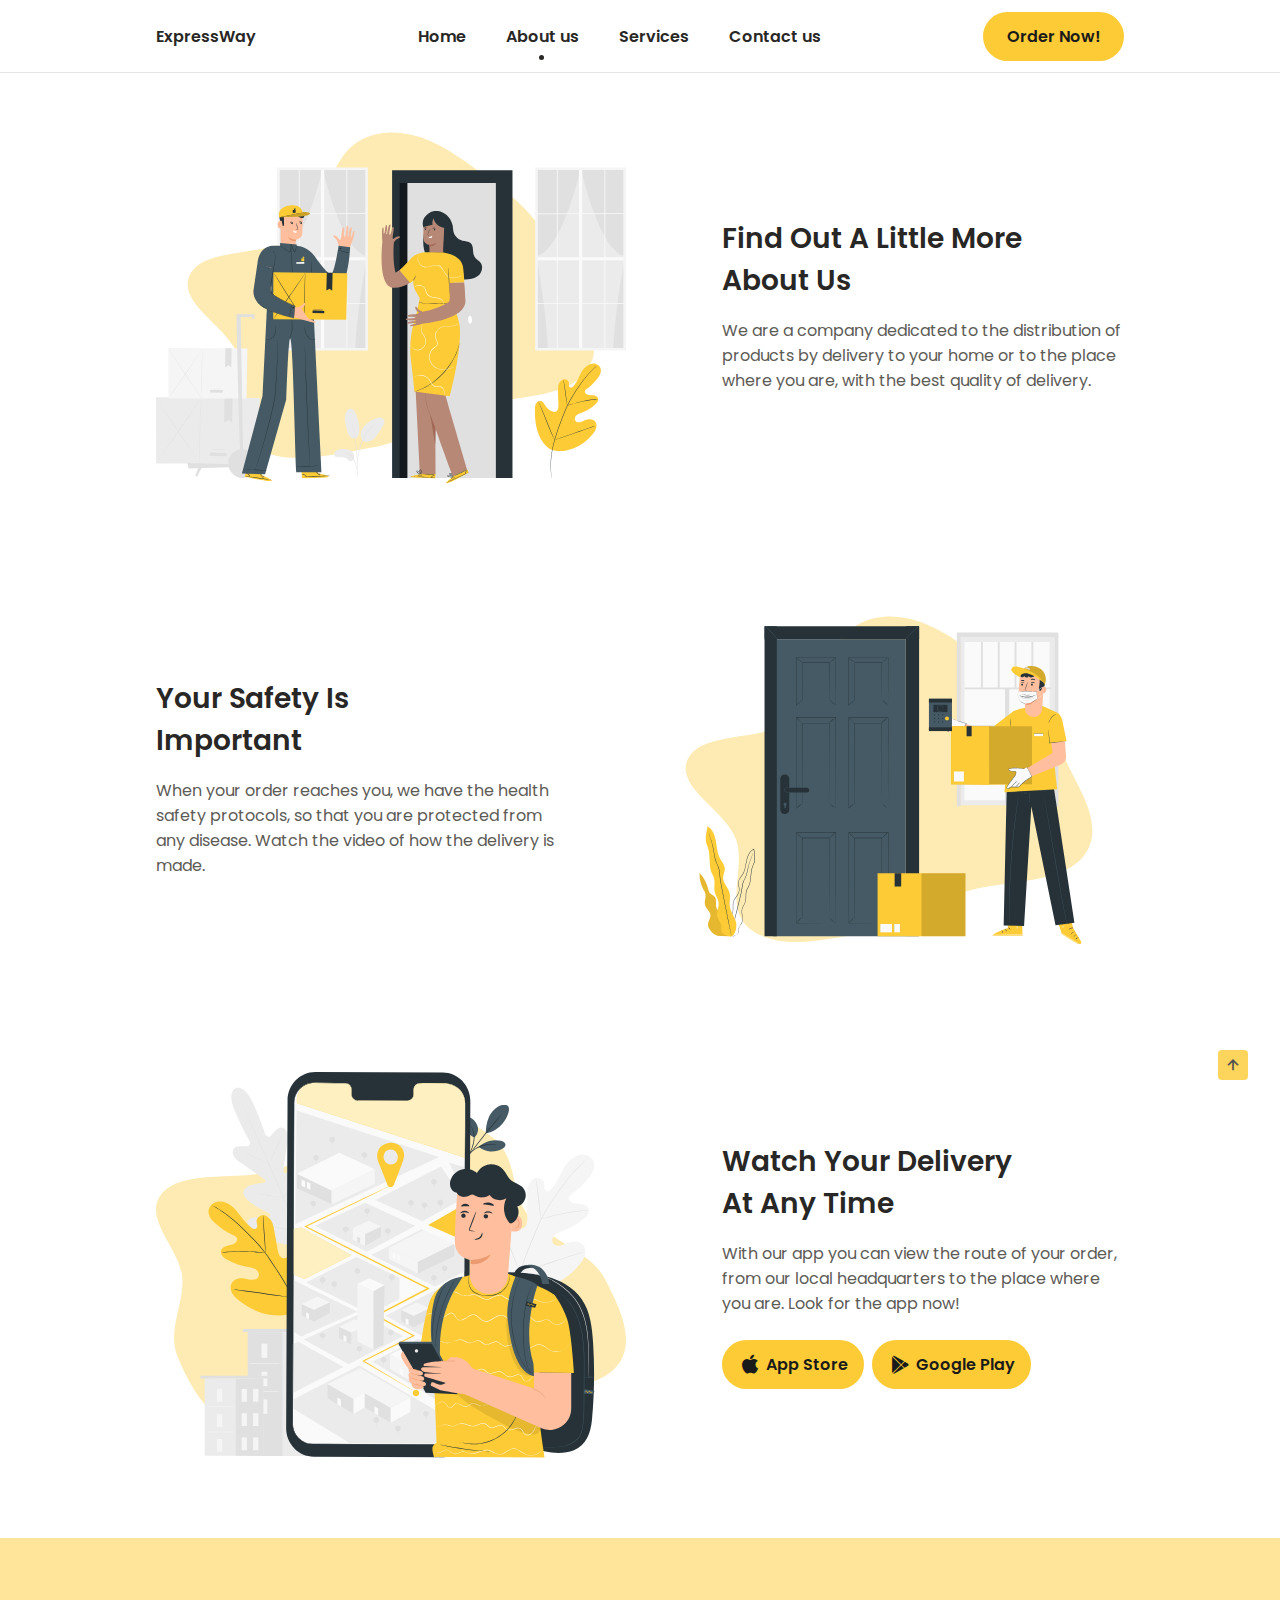
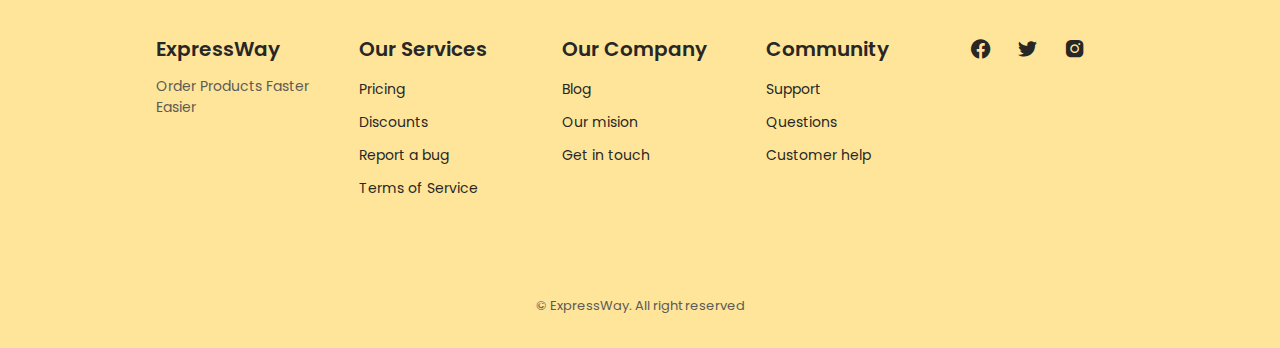
<file: about.html>
<!DOCTYPE html>
<html lang="en">

<head>
  <meta charset="UTF-8">
  <meta name="viewport" content="width=device-width, initial-scale=1.0">

  <!--=============== BOXICONS ===============-->
  <link rel="stylesheet" href="https://cdn.jsdelivr.net/npm/boxicons@latest/css/boxicons.min.css">

  <!--=============== CSS ===============-->
  <link rel="stylesheet" href="assets/css/styles.css">

  <title>ExpressWay</title>
</head>

<body>
  <!--=============== HEADER ===============-->
  <header class="header" id="header">
    <nav class="nav container">
      <a href="#" class="nav__logo">ExpressWay</a>

      <div class="nav__menu" id="nav-menu">
        <ul class="nav__list">
          <li class="nav__item">
            <a href="index.html" class="nav__link">Home</a>
          </li>
          <li class="nav__item">
            <a href="about.html" class="nav__link active-link">About us</a>
          </li>
          <li class="nav__item">
            <a href="services.html" class="nav__link">Services</a>
          </li>
          <li class="nav__item">
            <a href="contact-us.html" class="nav__link">Contact us</a>
          </li>
        </ul>
      </div>

      <div class="nav__toggle" id="nav-toggle">
        <i class='bx bx-grid-alt'></i>
      </div>

      <a href="#" class="button button__header">Order Now!</a>
    </nav>
  </header>

  <main class="main">
    <!--=============== ABOUT ===============-->
    <section class="about section container mt-2" id="about">
      <div class="about__container grid">
        <div class="about__data">
          <h2 class="section__title-center">Find Out A Little More <br> About Us</h2>
          <p class="about__description">We are a company dedicated to the distribution of products by delivery
            to your home or to the place where you are, with the best quality of delivery.
          </p>
        </div>

        <svg class="svg__img svg__color about__img" viewBox="0 0 312 236" xmlns="http://www.w3.org/2000/svg">
          <g clip-path="url(#clip0)">
            <path class="svg__blob" fill-rule="evenodd" clip-rule="evenodd"
              d="M146.137 4.22643C177.748 -2.97581 206.274 23.1576 229.992 40.5258C251.017 55.9222 262.978 75.8309 272.499 96.7598C282.192 118.066 300.281 142.538 285.25 161.993C269.962 181.783 230.296 177.103 202.881 186.874C182.644 194.086 167.895 207.639 146.137 211.573C119.351 216.416 86.2133 225.465 65.5354 211.707C44.5361 197.736 61.8497 170.746 54.1954 150.402C47.0089 131.301 13.4763 116.078 22.5437 97.4402C31.6999 78.6197 73.623 86.0355 92.3992 71.8745C117.647 52.8331 111.996 12.005 146.137 4.22643Z" />
            <path d="M68.8453 179.238L68.0641 222.591L0.104162 222.748L0 178.815L68.8453 179.238Z" fill="#EBEBEB" />
            <path
              d="M29.3524 201.029C29.5669 189.093 29.6681 179.415 29.5787 179.414C29.4892 179.412 29.2428 189.087 29.0284 201.023C28.814 212.96 28.7128 222.637 28.8022 222.639C28.8917 222.641 29.138 212.966 29.3524 201.029Z"
              fill="#E0E0E0" />
            <path
              d="M0.0983887 222.748C0.178558 222.588 0.271444 222.435 0.376152 222.29L1.21523 221.016L4.36903 216.382L14.8605 201.126C18.9575 195.177 22.6437 189.773 25.2767 185.841C26.5903 183.871 27.6377 182.267 28.3552 181.161L29.1712 179.875C29.2594 179.72 29.3601 179.573 29.4721 179.435C29.4017 179.597 29.3185 179.754 29.2233 179.904L28.4594 181.224C27.7708 182.383 26.7581 183.981 25.4676 185.968C22.8867 189.936 19.2295 195.363 15.1324 201.311C11.0354 207.26 7.28556 212.617 4.56578 216.492L1.33097 221.068L0.439807 222.308C0.338969 222.464 0.224734 222.611 0.0983887 222.748Z"
              fill="#E0E0E0" />
            <path
              d="M28.8008 222.626C28.685 222.492 28.5805 222.349 28.4883 222.197L27.6434 220.941L24.5764 216.307L14.3744 201.062C10.3757 195.114 6.79367 189.71 4.24749 185.759C2.9744 183.784 1.93277 182.186 1.26151 181.068L0.468721 179.782C0.369518 179.637 0.28242 179.484 0.208313 179.324C0.323934 179.459 0.428443 179.602 0.5208 179.753L1.36567 181.01L4.43266 185.644L14.6348 200.888C18.6334 206.831 22.2154 212.241 24.7616 216.185C26.0347 218.16 27.0763 219.759 27.7476 220.877L28.5404 222.163C28.6393 222.31 28.7264 222.465 28.8008 222.626Z"
              fill="#E0E0E0" />
            <path d="M35.8173 217.712L46.7294 217.908L46.7696 215.673L35.8574 215.476L35.8173 217.712Z"
              fill="#E0E0E0" />
            <path
              d="M41.7007 213.804C44.6505 213.787 47.0414 213.701 47.0409 213.611C47.0404 213.522 44.6487 213.463 41.6988 213.48C38.749 213.497 36.3581 213.583 36.3587 213.673C36.3592 213.762 38.7509 213.821 41.7007 213.804Z"
              fill="#E0E0E0" />
            <path d="M50.8774 178.989L50.5765 195.728L48.2212 193.857L45.1716 195.629L45.4725 178.896L50.8774 178.989Z"
              fill="#E0E0E0" />
            <path d="M60.6917 146.408L60.0957 179.492L8.22879 179.614L8.15356 146.084L60.6917 146.408Z"
              fill="#F5F5F5" />
            <path
              d="M30.5557 163.033C30.7193 153.924 30.7975 146.539 30.7304 146.538C30.6633 146.537 30.4763 153.92 30.3127 163.029C30.1491 172.138 30.0708 179.523 30.1379 179.524C30.205 179.525 30.3921 172.142 30.5557 163.033Z"
              fill="#E0E0E0" />
            <path
              d="M8.22879 179.608C8.28864 179.487 8.35831 179.371 8.43711 179.261L9.07945 178.288L11.4867 174.749L19.4956 163.124C22.6205 158.583 25.4387 154.436 27.4409 151.459C28.442 149.959 29.2406 148.731 29.7903 147.885L30.4153 146.9C30.4835 146.783 30.5609 146.67 30.6468 146.565C30.593 146.689 30.5291 146.809 30.4558 146.924L29.8771 147.931C29.3505 148.794 28.5751 150.034 27.5914 151.552C25.6238 154.581 22.8288 158.722 19.704 163.263C16.5791 167.804 13.7147 171.893 11.6372 174.847L9.16625 178.322L8.4892 179.267C8.41197 179.388 8.32486 179.502 8.22879 179.608Z"
              fill="#E0E0E0" />
            <path
              d="M30.1318 179.516C30.044 179.414 29.9647 179.306 29.8945 179.191L29.2522 178.236L26.9375 174.697L19.1022 163.06C16.0525 158.519 13.3154 154.372 11.371 151.383C10.3989 149.878 9.635 148.655 9.09104 147.804L8.51236 146.819C8.4374 146.707 8.37161 146.589 8.31561 146.466C8.40338 146.567 8.48273 146.676 8.55287 146.79L9.1952 147.746L11.5099 151.285L19.3221 162.898C22.3717 167.433 25.1088 171.586 27.0474 174.575C28.0196 176.081 28.7835 177.303 29.3274 178.154L29.9061 179.139C29.9921 179.258 30.0677 179.384 30.1318 179.516Z"
              fill="#E0E0E0" />
            <path d="M35.8769 175.523L44.204 175.689L44.2382 173.981L35.911 173.814L35.8769 175.523Z" fill="#E0E0E0" />
            <path
              d="M39.9833 172.778C42.2332 172.765 44.0568 172.7 44.0564 172.633C44.056 172.566 42.2318 172.522 39.9819 172.535C37.7319 172.548 35.9083 172.613 35.9087 172.68C35.9091 172.747 37.7333 172.791 39.9833 172.778Z"
              fill="#EBEBEB" />
            <path d="M50.2003 146.217L49.9746 158.989L48.1749 157.558L45.8429 158.913L46.0743 146.142L50.2003 146.217Z"
              fill="#E0E0E0" />
            <path
              d="M66.3107 219.62C65.7022 217.817 64.5641 216.24 63.0453 215.095C61.5265 213.949 59.6978 213.29 57.7983 213.202L56.207 125.539H63.8687V126.848H65.3096V123.709H53.4062C53.4062 123.709 54.8239 188.383 55.854 213.289C53.6017 213.636 51.5529 214.793 50.0906 216.542C48.6283 218.291 47.8527 220.514 47.9087 222.794L20.7745 222.429L21.55 225.997L48.3022 225.261C48.337 225.383 48.3659 225.51 48.4064 225.632C48.7762 226.841 49.3844 227.963 50.1949 228.932C51.0055 229.902 52.0019 230.699 53.1254 231.276C54.2489 231.854 55.4767 232.2 56.7361 232.294C57.9955 232.389 59.2611 232.23 60.458 231.826C61.6549 231.423 62.7589 230.783 63.7047 229.945C64.6504 229.108 65.4188 228.089 65.9644 226.948C66.5101 225.808 66.8218 224.57 66.8813 223.308C66.9408 222.045 66.7467 220.783 66.3107 219.597V219.62Z"
              fill="#E0E0E0" />
            <path d="M25.9768 231.227H27.4177L30.1838 225.789L27.8923 225.852L25.9768 231.227Z" fill="#E0E0E0" />
            <path d="M139.826 27.016H81.2869V146.837H139.826V27.016Z" fill="#EBEBEB" />
            <path
              d="M110.533 27.016C110.533 27.016 98.5315 81.3689 81.2637 85.0874C81.2637 85.0874 88.2426 123.211 88.8734 146.843H81.2869V27.016H110.533Z"
              fill="#E0E0E0" />
            <path
              d="M110.753 27.016C110.753 27.016 122.755 81.3689 140.046 85.0816C140.046 85.0816 133.067 123.205 132.436 146.837H140.046V27.016H110.753Z"
              fill="#E0E0E0" />
            <path d="M111.627 26.7901H109.492V146.843H111.627V26.7901Z" fill="#FAFAFA" />
            <path d="M95.3546 26.7901H94.8279V146.843H95.3546V26.7901Z" fill="#FAFAFA" />
            <path d="M126.956 26.7901H126.43V146.843H126.956V26.7901Z" fill="#FAFAFA" />
            <path d="M139.832 56.5556V57.0363L81.2869 57.2796V56.7989L139.832 56.5556Z" fill="#FAFAFA" />
            <path d="M139.832 116.173V116.643L81.2869 116.88V116.405L139.832 116.173Z" fill="#FAFAFA" />
            <path d="M139.826 85.7245H81.2869V87.7227H139.826V85.7245Z" fill="#FAFAFA" />
            <path
              d="M140.694 147.706H80.442V26.1472H140.694V147.706ZM82.1549 145.968H138.958V27.8848H82.1781L82.1549 145.968Z"
              fill="#F5F5F5" />
            <path d="M311.132 27.016H252.593V146.837H311.132V27.016Z" fill="#EBEBEB" />
            <path
              d="M281.862 27.016C281.862 27.016 269.861 81.3689 252.593 85.0874C252.593 85.0874 259.572 123.211 260.203 146.843H252.593V27.016H281.862Z"
              fill="#E0E0E0" />
            <path
              d="M282.059 27.016C282.059 27.016 294.061 81.3689 311.335 85.0816C311.335 85.0816 304.356 123.205 303.725 146.837H311.335V27.016H282.059Z"
              fill="#E0E0E0" />
            <path d="M282.933 26.7901H280.798V146.843H282.933V26.7901Z" fill="#FAFAFA" />
            <path d="M266.661 26.7901H266.134V146.843H266.661V26.7901Z" fill="#FAFAFA" />
            <path d="M298.262 26.7901H297.736V146.843H298.262V26.7901Z" fill="#FAFAFA" />
            <path d="M311.132 56.5556V57.0363L252.593 57.2796V56.7989L311.132 56.5556Z" fill="#FAFAFA" />
            <path d="M311.132 116.173V116.643L252.593 116.88V116.405L311.132 116.173Z" fill="#FAFAFA" />
            <path d="M311.132 85.7245H252.593V87.7227H311.132V85.7245Z" fill="#FAFAFA" />
            <path d="M312 147.706H251.731V26.1472H312V147.706ZM253.461 145.968H310.264V27.8848H253.467L253.461 145.968Z"
              fill="#F5F5F5" />
            <path
              d="M129.103 214.054C127.006 213.07 124.65 212.783 122.379 213.237C121.158 213.44 119.891 213.816 119.057 214.72C118.224 215.623 118.068 217.251 119.022 218.039C119.637 218.456 120.378 218.644 121.117 218.572C122.894 218.572 124.867 218.236 126.285 219.307C127.095 219.915 127.633 220.935 128.6 221.236C129.084 221.344 129.59 221.292 130.044 221.09C130.497 220.888 130.873 220.545 131.117 220.112C131.58 219.219 131.681 218.182 131.4 217.216C131.286 216.548 131.019 215.915 130.621 215.367C130.222 214.818 129.703 214.369 129.103 214.054Z"
              fill="#EBEBEB" />
            <path
              d="M133.79 205.001C132.54 206.791 130.11 206.194 128.982 205.105C127.853 204.016 127.379 202.435 126.945 200.923C125.955 197.477 124.954 193.863 125.695 190.353C125.868 189.281 126.335 188.279 127.043 187.457C127.399 187.057 127.853 186.757 128.361 186.587C128.869 186.418 129.412 186.384 129.936 186.489C131.163 186.814 131.921 188.013 132.471 189.159C134.093 192.534 134.943 196.228 134.959 199.973C134.959 201.711 134.763 203.541 133.802 204.978"
              fill="#EBEBEB" />
            <path
              d="M137.222 207.567C136.58 206.727 136.152 205.743 135.976 204.701C135.799 203.658 135.879 202.588 136.209 201.583C136.895 199.576 138.12 197.796 139.751 196.44C141.608 194.788 143.771 193.515 146.116 192.693C147.021 192.326 147.994 192.16 148.969 192.206C149.456 192.234 149.929 192.38 150.347 192.632C150.764 192.885 151.114 193.236 151.365 193.654C152.03 194.928 151.365 196.475 150.699 197.709C149.48 199.939 148.087 202.069 146.533 204.08C145.283 205.69 143.854 207.283 141.95 208.007C140.046 208.731 138.073 208.65 137.06 207.329"
              fill="#EBEBEB" />
            <path
              d="M133.877 231.969C133.81 231.703 133.771 231.431 133.761 231.158L133.547 228.939C133.437 227.848 133.271 226.764 133.05 225.69C132.767 224.383 132.38 223.101 131.892 221.856C131.408 220.611 130.749 219.441 129.936 218.38C129.274 217.517 128.428 216.813 127.46 216.319C126.804 215.994 126.101 215.775 125.376 215.67C125.103 215.66 124.831 215.621 124.566 215.554C124.839 215.524 125.115 215.524 125.388 215.554C126.142 215.615 126.879 215.812 127.564 216.133C128.582 216.616 129.475 217.327 130.174 218.213C131.022 219.287 131.707 220.482 132.205 221.757C132.702 223.021 133.09 224.325 133.362 225.655C133.573 226.742 133.718 227.841 133.796 228.945C133.866 229.889 133.895 230.648 133.906 231.175C133.924 231.44 133.914 231.706 133.877 231.969Z"
              fill="#E0E0E0" />
            <path
              d="M133.721 230.26C133.706 230.135 133.706 230.009 133.721 229.884C133.721 229.6 133.721 229.246 133.721 228.806C133.721 227.868 133.721 226.489 133.675 224.844C133.594 221.502 133.304 216.886 132.749 211.812C132.193 206.738 131.447 202.174 130.77 198.902C130.608 198.079 130.451 197.344 130.295 196.695C130.139 196.046 130.029 195.49 129.907 195.033L129.653 193.984C129.617 193.864 129.596 193.739 129.589 193.614C129.648 193.725 129.692 193.844 129.722 193.967L130.035 194.998C130.174 195.444 130.312 196 130.48 196.649C130.648 197.297 130.828 198.027 131.001 198.85C131.923 203.117 132.617 207.43 133.079 211.772C133.657 216.857 133.889 221.485 133.906 224.833C133.906 226.507 133.906 227.862 133.848 228.8L133.785 229.878C133.779 230.007 133.758 230.136 133.721 230.26Z"
              fill="#E0E0E0" />
            <path
              d="M133.68 221.334C133.651 220.96 133.651 220.585 133.68 220.211C133.721 219.487 133.819 218.444 134.028 217.158C134.273 215.66 134.604 214.177 135.017 212.716C135.511 210.921 136.132 209.164 136.875 207.457C138.173 204.315 140.032 201.435 142.361 198.96C142.763 198.535 143.192 198.137 143.645 197.767C143.842 197.599 144.016 197.436 144.195 197.303L144.693 196.961C144.993 196.744 145.311 196.55 145.642 196.382C144.551 197.242 143.515 198.168 142.54 199.157C140.299 201.656 138.501 204.52 137.222 207.625C136.485 209.319 135.861 211.061 135.353 212.837C134.928 214.286 134.577 215.755 134.3 217.239C134.068 218.508 133.935 219.556 133.854 220.257C133.823 220.62 133.765 220.98 133.68 221.334Z"
              fill="#E0E0E0" />
            <path
              d="M262.031 213.492C253.617 207.978 251.482 197.425 251.574 187.891C251.574 186.298 251.372 184.624 252.107 183.211C252.842 181.798 254.601 180.801 256.059 181.439C257.269 181.966 257.795 183.327 258.519 184.45C259.453 185.949 260.791 187.154 262.378 187.926C263.414 188.43 264.693 188.719 265.688 188.14C267.06 187.352 267.176 185.453 267.129 183.871C267.041 180.925 266.95 177.977 266.857 175.027C266.724 173.447 266.849 171.857 267.228 170.318C267.691 168.806 268.755 167.381 270.266 166.924C271.776 166.466 273.686 167.289 274.045 168.829C274.12 169.483 274.151 170.141 274.137 170.799C274.136 171.128 274.233 171.45 274.415 171.725C274.598 171.999 274.857 172.213 275.161 172.339C275.804 172.507 276.434 172.044 276.897 171.569C278.512 169.93 279.582 167.85 280.578 165.777C281.573 163.703 282.54 161.589 283.998 159.811C285.456 158.033 287.47 156.602 289.785 156.423C292.099 156.243 294.553 157.581 295.184 159.788C295.814 161.995 294.559 164.3 293.17 166.159C291.107 168.884 288.663 171.297 285.913 173.324C285.374 173.632 284.948 174.105 284.698 174.673C284.374 175.733 285.416 176.759 286.475 177.083C287.678 177.448 288.969 177.291 290.224 177.407C291.48 177.523 292.84 178.033 293.343 179.191C294.038 180.79 292.713 182.522 291.393 183.663C288.744 185.954 285.722 187.774 282.459 189.044C281.301 189.495 280.063 189.901 279.131 190.741C278.199 191.581 277.661 193.017 278.263 194.117C278.865 195.218 280.346 195.542 281.573 195.276C282.8 195.009 283.888 194.332 285.045 193.868C287.227 192.994 290.068 193.075 291.526 194.923C291.971 195.556 292.262 196.286 292.374 197.052C292.487 197.819 292.419 198.601 292.175 199.336C291.677 200.801 290.889 202.15 289.86 203.304C286.459 207.536 282.001 210.793 276.938 212.745C271.874 214.616 267.158 215.201 262.043 213.492" />
            <path
              d="M292.817 157.685C292.772 157.742 292.721 157.794 292.666 157.842L292.203 158.27C291.793 158.647 291.191 159.203 290.427 159.938C288.278 162.008 286.288 164.237 284.472 166.605C283.315 168.099 282.117 169.791 280.867 171.627C279.617 173.463 278.298 175.438 276.984 177.564C275.598 179.777 274.335 182.064 273.2 184.416C272.621 185.638 272.094 186.918 271.562 188.221L269.959 192.183C267.893 197.197 266.112 202.323 264.624 207.538C263.429 211.801 262.643 216.169 262.274 220.581C262.037 223.557 262.06 226.547 262.344 229.519C262.454 230.567 262.558 231.384 262.645 231.934L262.737 232.559C262.744 232.631 262.744 232.703 262.737 232.774C262.714 232.706 262.697 232.636 262.685 232.565L262.569 231.94C262.459 231.395 262.344 230.579 262.216 229.524C261.888 226.547 261.833 223.546 262.054 220.558C262.4 216.128 263.176 211.742 264.369 207.462C265.845 202.232 267.623 197.092 269.693 192.067L271.296 188.105C271.828 186.808 272.349 185.516 272.945 184.288C274.088 181.928 275.361 179.632 276.759 177.413C278.078 175.287 279.409 173.312 280.67 171.476C281.932 169.64 283.141 167.955 284.31 166.466C286.145 164.102 288.166 161.889 290.352 159.846C291.121 159.122 291.741 158.577 292.163 158.218L292.649 157.807C292.701 157.762 292.758 157.721 292.817 157.685Z"
              fill="#263238" />
            <path
              d="M273.032 184.271C272.949 184.054 272.891 183.829 272.858 183.599C272.766 183.165 272.65 182.527 272.517 181.746C272.251 180.176 271.938 177.998 271.649 175.594C271.359 173.191 271.018 171.019 270.729 169.461C270.59 168.679 270.463 168.047 270.376 167.613C270.309 167.398 270.267 167.177 270.248 166.953C270.346 167.164 270.42 167.385 270.468 167.613C270.59 168.041 270.746 168.667 270.914 169.443C271.255 171.001 271.608 173.173 271.921 175.583L272.702 181.746L272.951 183.611C273.001 183.827 273.028 184.049 273.032 184.271Z"
              fill="#263238" />
            <path
              d="M293.523 179.979C293.255 180.043 292.982 180.082 292.707 180.095C292.18 180.153 291.416 180.234 290.479 180.367C288.598 180.61 286.012 181.045 283.182 181.641C280.352 182.238 277.812 182.898 275.989 183.42C275.075 183.674 274.34 183.9 273.836 184.057C273.577 184.153 273.31 184.224 273.038 184.271C273.282 184.139 273.537 184.031 273.802 183.947C274.299 183.761 275.023 183.501 275.931 183.217C277.742 182.638 280.283 181.954 283.124 181.346C285.546 180.825 287.993 180.427 290.456 180.153C291.399 180.048 292.192 179.996 292.701 179.973C292.975 179.949 293.25 179.951 293.523 179.979Z"
              fill="#263238" />
            <path
              d="M264.618 207.08C264.559 207.006 264.51 206.924 264.473 206.837L264.103 206.113C263.785 205.482 263.351 204.549 262.824 203.396C261.777 201.08 260.422 197.859 258.987 194.274C257.552 190.689 256.227 187.451 255.232 185.128L254.045 182.377L253.727 181.63C253.692 181.623 253.66 181.604 253.638 181.575C253.616 181.546 253.606 181.51 253.609 181.474C253.612 181.438 253.629 181.405 253.656 181.38C253.682 181.356 253.717 181.343 253.753 181.343C253.789 181.343 253.824 181.356 253.851 181.38C253.877 181.405 253.894 181.438 253.897 181.474C253.901 181.51 253.89 181.546 253.868 181.575C253.847 181.604 253.815 181.623 253.779 181.63L254.15 182.354C254.468 182.985 254.902 183.912 255.428 185.07C256.482 187.387 257.83 190.607 259.271 194.193C260.712 197.778 262.025 201.016 263.027 203.339L264.219 206.09L264.537 206.837C264.574 206.914 264.601 206.996 264.618 207.08Z"
              fill="#263238" />
            <path
              d="M291.764 197.72C291.681 197.771 291.591 197.81 291.497 197.836L290.71 198.12L287.817 199.128C285.363 199.979 281.99 201.195 278.263 202.539C274.536 203.883 271.145 205.07 268.669 205.875C267.43 206.275 266.429 206.594 265.729 206.796L264.925 207.022C264.831 207.056 264.734 207.078 264.635 207.086C264.718 207.035 264.808 206.996 264.901 206.97L265.688 206.686L268.582 205.678C271.035 204.827 274.409 203.611 278.142 202.267C281.874 200.923 285.259 199.736 287.73 198.936C288.969 198.537 289.97 198.218 290.67 198.015L291.474 197.784C291.567 197.75 291.665 197.728 291.764 197.72Z"
              fill="#263238" />
            <path
              d="M70.1589 230.399L71.1022 224.503L60.5587 222.765L59.0309 231.546L59.6791 231.696C62.5725 232.351 74.4122 234.621 76.4607 234.332C78.7696 234.007 70.1589 230.399 70.1589 230.399Z" />
            <path
              d="M76.8145 233.826C76.8301 233.728 72.8954 233.016 68.026 232.236C63.1565 231.457 59.1964 230.904 59.1807 231.002C59.1651 231.1 63.0999 231.811 67.9693 232.591C72.8387 233.371 76.7988 233.923 76.8145 233.826Z"
              fill="#263238" />
            <path
              d="M70.1531 231.633C70.0721 231.575 70.1994 231.274 70.4714 231.001C70.7434 230.729 71.0501 230.607 71.108 230.689C71.1658 230.77 70.9807 231.007 70.726 231.268C70.4714 231.528 70.2341 231.696 70.1531 231.633Z"
              fill="#263238" />
            <path
              d="M70.7607 232.131C70.6739 232.084 70.7607 231.743 71.0443 231.407C71.3279 231.071 71.623 230.891 71.6866 230.967C71.7503 231.042 71.5767 231.32 71.3279 231.633C71.079 231.945 70.8533 232.183 70.7607 232.131Z"
              fill="#263238" />
            <path
              d="M62.3699 231.476C62.3236 231.476 62.1905 231.32 62.0053 231.025C61.7815 230.642 61.5219 230.281 61.2299 229.947C60.9408 229.63 60.5737 229.395 60.1652 229.264C59.8527 229.171 59.6328 229.189 59.6212 229.131C59.6096 229.073 59.8295 228.974 60.1999 229.009C60.6931 229.08 61.1457 229.321 61.4787 229.692C61.7976 230.047 62.0487 230.457 62.2195 230.903C62.3641 231.245 62.4104 231.459 62.3699 231.476Z"
              fill="#263238" />
            <path
              d="M70.3615 230.532C70.402 230.625 70.1879 230.799 69.8696 230.862C69.5513 230.926 69.2909 230.862 69.2909 230.747C69.2909 230.631 69.5224 230.567 69.8002 230.509C70.0779 230.451 70.321 230.434 70.3615 230.532Z"
              fill="#263238" />
            <path
              d="M70.2862 229.93C70.2862 230.028 69.9853 230.069 69.6265 230.017C69.2677 229.965 68.9958 229.843 69.0478 229.745C69.0999 229.646 69.3661 229.606 69.7075 229.658C70.049 229.71 70.292 229.831 70.2862 229.93Z"
              fill="#263238" />
            <path
              d="M107.478 229.125L107.258 223.159L96.5698 223.483L96.8128 232.409H97.4783C100.43 232.49 112.524 232.409 114.451 231.731C116.621 230.99 107.478 229.125 107.478 229.125Z" />
            <path
              d="M106.669 231.367C111.6 231.169 115.595 230.929 115.591 230.829C115.587 230.73 111.586 230.81 106.654 231.007C101.723 231.205 97.7287 231.445 97.7327 231.544C97.7366 231.644 101.737 231.564 106.669 231.367Z"
              fill="#263238" />
            <path
              d="M107.709 230.335C107.622 230.295 107.709 229.976 107.9 229.658C108.091 229.339 108.392 229.159 108.479 229.229C108.566 229.298 108.415 229.565 108.219 229.86C108.022 230.156 107.802 230.382 107.709 230.335Z"
              fill="#263238" />
            <path
              d="M108.404 230.706C108.311 230.677 108.346 230.318 108.543 229.942C108.739 229.565 109.006 229.328 109.087 229.362C109.168 229.397 109.046 229.733 108.867 230.086C108.687 230.44 108.502 230.741 108.404 230.706Z"
              fill="#263238" />
            <path
              d="M100.042 231.702C100.001 231.731 99.8335 231.581 99.5963 231.326C99.3014 230.995 98.9759 230.692 98.6241 230.422C98.2845 230.171 97.8859 230.011 97.4667 229.959C97.1427 229.93 96.9286 229.959 96.888 229.959C96.8475 229.959 97.0616 229.762 97.4667 229.727C97.9649 229.7 98.4566 229.85 98.8555 230.15C99.2367 230.436 99.5623 230.789 99.8162 231.193C99.9898 231.465 100.082 231.673 100.042 231.702Z"
              fill="#263238" />
            <path
              d="M107.698 229.217C107.756 229.299 107.576 229.513 107.275 229.634C106.974 229.756 106.697 229.727 106.697 229.634C106.697 229.542 106.888 229.409 107.154 229.299C107.42 229.189 107.64 229.131 107.698 229.217Z"
              fill="#263238" />
            <path
              d="M107.513 228.644C107.513 228.742 107.246 228.841 106.882 228.858C106.517 228.876 106.234 228.812 106.234 228.708C106.234 228.603 106.517 228.511 106.864 228.493C107.212 228.476 107.495 228.546 107.513 228.644Z"
              fill="#263238" />
            <path
              d="M121.968 80.61L121.389 78.6697C121.182 77.5471 120.866 76.4472 120.446 75.3856C120.244 74.8509 119.955 74.3536 119.59 73.9144C119.158 73.3505 118.652 72.8478 118.085 72.42C117.506 72.0841 117.651 71.2616 118.235 71.2037C118.82 71.1458 120.371 72.0493 121.563 73.7812C122.755 75.513 122.981 72.2521 123.079 71.0647C123.177 69.8773 123.658 66.2225 124.057 65.9735C124.636 65.6086 125.133 66.1646 125.006 67.352C124.879 68.5393 124.734 72.1131 125.365 72.1536C125.996 72.1942 126.424 66.1414 126.424 66.1414C126.424 66.1414 126.308 64.8266 127.031 64.8498C128.339 64.8903 127.402 71.279 127.298 71.8814C127.222 72.3042 127.876 72.3679 127.957 71.9161C128.038 71.4643 128.258 65.8634 129.589 65.8924C130.613 65.8924 128.866 71.1574 129.456 72.3563C130.046 73.5553 130.376 68.2382 131.348 68.3019C131.713 68.3019 131.979 68.3945 131.348 71.4122C130.718 74.4299 127.604 82.5562 127.604 82.5562L121.922 80.5232"
              fill="#FFBE9D" />
            <path
              d="M82.8725 79.0115L92.4901 79.7239C92.6174 78.6118 92.8026 74.2851 92.8026 74.2851C92.8026 74.2851 96.8186 73.9086 97.1137 69.9353C97.4089 65.9619 97.2816 56.7757 97.2816 56.7757C95.0803 55.6634 92.6222 55.1596 90.1613 55.3165C87.7004 55.4733 85.3259 56.285 83.2833 57.6677L82.6642 58.0847L82.8725 79.0115Z"
              fill="#FFBE9D" />
            <path
              d="M96.7668 63.5648C96.9956 63.3415 97.0003 62.9748 96.7772 62.7458C96.5541 62.5167 96.1877 62.512 95.9589 62.7353C95.73 62.9586 95.7254 63.3253 95.9485 63.5544C96.1716 63.7835 96.5379 63.7881 96.7668 63.5648Z"
              fill="#263238" />
            <path
              d="M96.9691 62.6952C96.8996 62.7589 96.5293 62.4345 95.9853 62.3998C95.4414 62.365 95.0247 62.6199 94.9669 62.5504C94.909 62.4809 95.0074 62.394 95.1925 62.2781C95.4371 62.1236 95.7246 62.0515 96.013 62.0723C96.3015 62.0932 96.5757 62.2059 96.7955 62.394C96.9459 62.5504 96.998 62.6952 96.9691 62.6952Z"
              fill="#263238" />
            <path
              d="M90.7755 63.6083C90.9594 63.3467 90.8965 62.9854 90.6351 62.8013C90.3737 62.6173 90.0127 62.6802 89.8289 62.9419C89.645 63.2035 89.7079 63.5648 89.9693 63.7489C90.2307 63.9329 90.5917 63.87 90.7755 63.6083Z"
              fill="#263238" />
            <path
              d="M90.9855 62.8226C90.9219 62.8863 90.5457 62.562 90.0018 62.5272C89.4578 62.4925 89.0412 62.7473 88.9833 62.6778C88.9254 62.6083 89.0238 62.5214 89.209 62.3998C89.4535 62.2452 89.741 62.1731 90.0295 62.1939C90.3179 62.2148 90.5921 62.3275 90.8119 62.5156C90.9682 62.6662 91.0203 62.7937 90.9855 62.8226Z"
              fill="#263238" />
            <path
              d="M92.9068 67.4794C93.1967 67.3878 93.4997 67.3447 93.8037 67.352C93.9484 67.352 94.0641 67.3231 94.0815 67.242C94.0963 67.0968 94.0702 66.9503 94.0062 66.8191L93.6417 65.6607C93.2908 64.6936 93.035 63.6946 92.8778 62.6778C93.3204 63.6067 93.6712 64.5766 93.9252 65.5738L94.2666 66.7323C94.3426 66.9158 94.3568 67.1191 94.3071 67.3115C94.283 67.3642 94.2469 67.4105 94.2017 67.4467C94.1565 67.4829 94.1034 67.508 94.0467 67.52C93.9661 67.5308 93.8843 67.5308 93.8037 67.52C93.5045 67.5558 93.2015 67.5421 92.9068 67.4794Z"
              fill="#263238" />
            <path
              d="M91.0897 67.9775C90.511 67.6011 92.6116 68.9101 93.7285 68.9274C93.525 69.2037 93.234 69.4028 92.903 69.4923C92.5719 69.5817 92.2203 69.5561 91.9056 69.4198C90.7425 68.9043 91.0897 67.9775 91.0897 67.9775Z"
              fill="white" />
            <path
              d="M92.8142 74.2271C90.9762 74.1483 89.2033 73.5232 87.7218 72.4316C87.7218 72.4316 88.7692 75.374 92.7621 75.2581L92.8142 74.2271Z"
              fill="#EB996E" />
            <path
              d="M82.7567 62.1159L83.2428 64.9714L85.0136 64.9367L84.8978 58.994C84.8978 58.994 91.923 59.5327 92.7274 56.7235C92.7274 56.7235 94.7933 59.8339 97.3568 59.8223C97.3568 59.8223 99.6079 59.5906 97.4668 56.4629C94.1683 51.6439 82.4211 55.513 82.4211 55.513C82.1245 56.3934 81.9797 57.3178 81.9929 58.2468C81.9466 61.3224 82.7567 62.1159 82.7567 62.1159Z"
              fill="#263238" />
            <path
              d="M81.7903 59.2199L97.4436 56.1096C97.4436 56.1096 96.3267 49.8483 87.8838 51.667C79.6666 53.4626 81.7903 59.2199 81.7903 59.2199Z" />
            <path
              d="M81.7903 59.2199C82.0102 59.1794 100.921 59.6254 102.27 57.0015C102.912 55.7505 97.3221 55.7157 97.3221 55.7157L97.4494 56.1096L81.7903 59.2199Z" />
            <path opacity="0.2"
              d="M81.7903 59.2199C82.0102 59.1794 100.921 59.6254 102.27 57.0015C102.912 55.7505 97.3221 55.7157 97.3221 55.7157L97.4494 56.1096L81.7903 59.2199Z"
              fill="black" />
            <path
              d="M83.4338 61.612C83.347 61.5773 80.4825 61.2066 80.7545 64.5949C81.0265 67.9833 84.3539 66.5874 84.3481 66.4889C84.3423 66.3905 83.4338 61.612 83.4338 61.612Z"
              fill="#FFBE9D" />
            <path
              d="M83.2197 65.3769C83.2197 65.3769 83.1618 65.4232 83.0692 65.4753C82.9345 65.5485 82.7764 65.5651 82.6294 65.5217C82.3995 65.4004 82.2059 65.2201 82.0686 64.9992C81.9313 64.7783 81.8552 64.5249 81.8482 64.2648C81.8167 63.9753 81.8503 63.6824 81.9466 63.4076C81.9699 63.2998 82.0189 63.1992 82.0894 63.1145C82.16 63.0298 82.2499 62.9634 82.3517 62.921C82.4176 62.8981 82.4895 62.8989 82.5549 62.9232C82.6204 62.9475 82.6753 62.9938 82.7104 63.0543C82.7625 63.1469 82.7451 63.2164 82.7683 63.2164C82.7914 63.2164 82.8377 63.1527 82.7972 63.0137C82.7719 62.9308 82.7187 62.8592 82.6468 62.811C82.547 62.748 82.4263 62.7271 82.3111 62.7531C82.1728 62.7911 82.0467 62.8645 81.9453 62.9661C81.8438 63.0676 81.7705 63.1938 81.7325 63.3323C81.612 63.6375 81.5683 63.9677 81.6052 64.2938C81.6121 64.5971 81.7086 64.8917 81.8827 65.1401C82.0568 65.3886 82.3005 65.5798 82.5831 65.6896C82.6762 65.7086 82.7723 65.7065 82.8644 65.6834C82.9565 65.6604 83.0423 65.617 83.1155 65.5564C83.2197 65.4638 83.2312 65.3827 83.2197 65.3769Z"
              fill="#EB996E" />
            <path d="M92.6572 54.4152L90.7422 54.452L90.7789 56.3689L92.694 56.332L92.6572 54.4152Z" fill="#263238" />
            <path d="M92.6322 53.3753L91.6718 53.3939L91.6904 54.3552L92.6508 54.3366L92.6322 53.3753Z"
              fill="#263238" />
            <path
              d="M121.262 78.1194C121.262 78.1194 118.311 96.9553 116.222 97.0537C113.843 97.1638 106.529 86.7844 106.529 86.7844C101.847 79.5559 95.6728 78.3859 93.4218 78.2063V77.3143L82.3574 76.405C82.3574 76.405 82.3574 77.3607 82.3574 78.1889H77.4618C77.4618 78.1889 68.6833 77.7893 67.3697 89.5877L73.6773 94.5805L76.264 104.213C77.051 107.155 75.8531 110.908 74.5279 117.5L73.7352 117.314L73.3995 123.958C73.3532 124.271 73.3069 124.583 73.2664 124.908H73.3532L70.6797 177.957L57.0114 229.339L72.3984 229.918L86.5876 179.788C86.5876 179.788 87.8144 139.707 89.0643 139.683C91.1649 139.643 92.5364 228.847 93.3118 228.644C94.0872 228.441 109.92 228.603 109.92 228.603C109.92 228.603 104.694 124.67 104.746 124.67L103.392 104.977L102.877 99.2895C105.881 103.518 111.558 110.121 117.622 110.005C127.5 109.814 128.889 79.162 128.889 79.162L121.262 78.1194Z"
              fill="#455A64" />
            <path
              d="M88.503 139.284C89.7468 137.427 90.3335 135.206 90.1696 132.976C90.1696 131.175 90.1696 129.542 90.1696 128.25C90.1438 127.594 90.1689 126.938 90.2448 126.286C90.3417 126.934 90.3882 127.589 90.3837 128.244C90.4184 129.455 90.4994 131.14 90.4821 132.982C90.4728 133.857 90.3954 134.731 90.2506 135.594C90.128 136.304 89.9201 136.996 89.6314 137.656C89.4342 138.099 89.1856 138.517 88.8907 138.901C88.6477 139.151 88.5435 139.301 88.503 139.284Z"
              fill="#263238" />
            <path
              d="M79.4235 130.868C79.4765 131.045 79.5038 131.228 79.5046 131.412C79.5335 131.766 79.5682 132.275 79.5856 132.907C79.6763 134.575 79.3439 136.238 78.6192 137.743C78.1915 138.572 77.5577 139.276 76.779 139.788C76.1341 140.196 75.3943 140.429 74.6321 140.465C74.1218 140.491 73.612 140.404 73.1391 140.211C72.9619 140.149 72.8 140.051 72.6646 139.921C73.2816 140.176 73.9482 140.289 74.6147 140.251C75.331 140.188 76.0206 139.949 76.6227 139.556C77.3549 139.058 77.9515 138.385 78.3588 137.598C79.0567 136.132 79.4054 134.525 79.3773 132.901C79.3566 132.223 79.3721 131.544 79.4235 130.868Z"
              fill="#263238" />
            <path
              d="M105.84 140.095C105.84 140.095 105.748 140.263 105.458 140.454C105.043 140.708 104.562 140.833 104.075 140.813C103.353 140.779 102.659 140.52 102.09 140.072C101.409 139.536 100.822 138.89 100.354 138.16C99.4826 136.852 98.9351 135.355 98.7572 133.793C98.7061 133.324 98.6925 132.851 98.7167 132.38C98.7141 132.205 98.7395 132.031 98.7919 131.864C98.844 131.864 98.7919 132.6 98.9655 133.764C99.1997 135.275 99.7584 136.718 100.603 137.992C101.053 138.695 101.612 139.323 102.258 139.851C102.779 140.279 103.416 140.54 104.087 140.599C104.539 140.633 104.992 140.547 105.4 140.35C105.69 140.205 105.823 140.072 105.84 140.095Z"
              fill="#263238" />
            <path
              d="M73.7449 227.382C73.7482 227.298 70.3414 227.094 66.1355 226.926C61.9296 226.758 58.5174 226.689 58.5141 226.772C58.5108 226.855 61.9176 227.059 66.1235 227.227C70.3293 227.396 73.7415 227.465 73.7449 227.382Z"
              fill="#263238" />
            <path
              d="M109.376 224.19C109.166 224.245 108.95 224.274 108.734 224.277L106.998 224.404C105.516 224.497 103.468 224.613 101.211 224.717C98.9539 224.821 96.8996 224.896 95.424 224.937L93.688 224.972C93.4746 224.998 93.2589 224.998 93.0456 224.972C93.2555 224.917 93.4711 224.888 93.688 224.885L95.424 224.757C96.9054 224.659 98.9481 224.549 101.211 224.445C103.473 224.34 105.516 224.265 106.998 224.225L108.734 224.19C108.947 224.164 109.163 224.164 109.376 224.19Z"
              fill="#263238" />
            <path
              d="M80.986 140.512C80.9929 140.587 80.9929 140.663 80.986 140.738C80.986 140.9 80.986 141.126 80.986 141.404L80.9397 143.964C80.8934 146.188 80.7892 149.403 80.6272 153.37C80.4652 157.338 80.2453 162.058 79.9328 167.312C79.7765 169.936 79.6029 172.687 79.3541 175.536C79.2326 176.961 79.1169 178.433 78.868 179.881C78.6192 181.329 78.2893 182.806 77.9942 184.294C75.3555 196.139 72.3868 206.721 70.0779 214.326C68.9206 218.131 67.8789 221.172 67.1498 223.269L66.2644 225.673L66.0272 226.292C66.0028 226.365 65.9718 226.434 65.9346 226.501C65.9493 226.426 65.9706 226.352 65.9982 226.281L66.2065 225.65L67.0398 223.228C67.7343 221.12 68.7759 218.068 69.8754 214.262C72.138 206.652 75.0835 196.064 77.7049 184.23C78.0232 182.748 78.3356 181.288 78.5787 179.834C78.8217 178.38 78.9375 176.938 79.0648 175.513C79.302 172.669 79.4814 169.918 79.6435 167.294C79.9675 162.053 80.2221 157.326 80.4015 153.359L80.8066 143.958L80.9108 141.404L80.9455 140.738C80.9521 140.661 80.9657 140.586 80.986 140.512Z"
              fill="#263238" />
            <path
              d="M102.223 224.578C102.217 224.509 102.217 224.439 102.223 224.369L102.177 223.756L102.015 221.392L101.5 212.704C101.089 205.366 100.574 195.224 100.1 184.016C99.6252 172.808 99.2722 162.655 99.0523 155.305C98.9539 151.644 98.8671 148.673 98.815 146.617C98.815 145.603 98.7803 144.809 98.7688 144.248C98.7688 143.987 98.7688 143.784 98.7688 143.634C98.7623 143.564 98.7623 143.495 98.7688 143.425C98.7757 143.495 98.7757 143.564 98.7688 143.634L98.8035 144.248L98.9076 146.611L99.2433 155.299L100.401 184.004C100.875 195.212 101.355 205.354 101.714 212.698L102.131 221.387L102.235 223.75V224.364C102.238 224.435 102.234 224.507 102.223 224.578Z"
              fill="#263238" />
            <path
              d="M89.5157 76.99C89.5598 77.5084 89.5598 78.0296 89.5157 78.5481C89.5026 79.8482 89.3767 81.1447 89.1396 82.423L89.0991 82.6141L88.9255 82.5214C88.5551 82.3303 88.179 82.1218 87.797 81.9017C86.1883 80.9634 84.8226 79.9845 83.8157 79.3126C83.2578 78.9694 82.7189 78.5962 82.2012 78.1947C82.81 78.4482 83.3916 78.7626 83.9372 79.1331C84.9789 79.7644 86.3619 80.7143 87.9533 81.641C88.3294 81.8611 88.7056 82.0639 89.0643 82.2608L88.8502 82.3592C89.0912 81.0967 89.2497 79.8197 89.3248 78.5365C89.3425 78.0163 89.4064 77.4988 89.5157 76.99Z"
              fill="#263238" />
            <path
              d="M93.4507 78.2816C93.3793 78.7694 93.2729 79.2514 93.1324 79.7239C93.0283 80.1641 92.9125 80.6969 92.7216 81.2819C92.6218 81.5879 92.5039 81.8877 92.3686 82.1797C92.3252 82.283 92.2529 82.3716 92.1603 82.4345C92.0962 82.4764 92.0196 82.4946 91.9436 82.4862C91.8676 82.4777 91.7969 82.4431 91.7436 82.3882C91.6322 82.2321 91.5444 82.0603 91.4832 81.8785C90.945 80.5927 90.4705 79.4227 90.1464 78.5712C89.9511 78.1222 89.8018 77.6545 89.7009 77.1754C89.9693 77.5913 90.1942 78.0339 90.3721 78.4959C90.7483 79.3242 91.2517 80.4826 91.7899 81.7685C91.8402 81.9114 91.9041 82.0491 91.9809 82.1797C91.9809 82.1797 91.9809 82.1797 92.0272 82.1797C92.0701 82.1462 92.104 82.1023 92.1255 82.0523C92.2601 81.773 92.3798 81.4869 92.4843 81.195C92.6811 80.6158 92.82 80.1119 92.9531 79.6717C93.0567 79.1884 93.2241 78.7209 93.4507 78.2816Z"
              fill="#263238" />
            <path
              d="M91.3733 117.859C91.3446 117.724 91.3291 117.586 91.327 117.448L91.2517 116.26L91.0203 111.887L90.3721 97.4476L89.7935 83.0022L89.6604 78.6234V77.4302C89.647 77.2915 89.647 77.1519 89.6604 77.0132C89.6891 77.1484 89.7046 77.2862 89.7067 77.4244L89.7819 78.6118L90.0134 82.9848L90.673 97.4476L91.2517 111.893L91.3848 116.272V117.465C91.3928 117.596 91.389 117.728 91.3733 117.859Z"
              fill="#263238" />
            <path d="M98.4256 88.9878L93.1086 89.0909L93.1299 90.1912L98.4469 90.0881L98.4256 88.9878Z" fill="white" />
            <path
              d="M104.268 106.724C104.351 106.718 104.136 102.676 103.788 97.6955C103.439 92.7148 103.09 88.6819 103.006 88.6878C102.923 88.6936 103.138 92.7359 103.487 97.7166C103.835 102.697 104.185 106.73 104.268 106.724Z"
              fill="#263238" />
            <path
              d="M128.704 83.0141C128.723 82.933 126.967 82.4618 124.784 81.9615C122.6 81.4613 120.814 81.1215 120.796 81.2026C120.777 81.2837 122.533 81.7549 124.716 82.2551C126.9 82.7554 128.686 83.0952 128.704 83.0141Z"
              fill="#263238" />
            <path
              d="M122.44 80.5485C122.74 80.5427 122.979 80.2942 122.973 79.9936C122.967 79.693 122.719 79.454 122.418 79.4598C122.118 79.4656 121.879 79.7141 121.885 80.0147C121.891 80.3153 122.139 80.5543 122.44 80.5485Z"
              fill="#263238" />
            <path d="M98.3704 86.5323L96.4553 86.5692L96.492 88.486L98.4071 88.4492L98.3704 86.5323Z" />
            <path d="M98.3508 85.4856L97.3904 85.5042L97.409 86.4655L98.3694 86.4469L98.3508 85.4856Z" />
            <path d="M127.043 96.3645L126.262 127.288L77.7686 127.045L77.9248 95.6984L127.043 96.3645Z" />
            <path
              d="M98.7803 111.69C98.9957 103.174 99.1029 96.2693 99.0199 96.2672C98.9368 96.2651 98.6949 103.167 98.4795 111.683C98.2642 120.199 98.1569 127.104 98.24 127.106C98.323 127.108 98.565 120.206 98.7803 111.69Z"
              fill="#263238" />
            <path
              d="M77.7686 127.039C77.8205 126.923 77.8845 126.812 77.9595 126.709L78.5382 125.8L80.8008 122.504L88.3584 111.685C91.3154 107.462 93.9773 103.628 95.8812 100.842C96.8302 99.4459 97.6172 98.3106 98.1091 97.5229L98.6878 96.6135C98.7654 96.4951 98.8567 96.3863 98.9597 96.2892C98.9139 96.407 98.8557 96.5196 98.7861 96.6251L98.2364 97.5634C97.7445 98.3685 97.0154 99.527 96.0837 100.94C94.2261 103.761 91.5932 107.613 88.6361 111.841C85.6791 116.069 82.9766 119.863 81.0091 122.608L78.6944 125.852L78.0463 126.727C77.9662 126.841 77.873 126.946 77.7686 127.039Z"
              fill="#263238" />
            <path
              d="M97.7647 127.357C97.835 127.313 93.4851 120.272 88.049 111.632C82.6129 102.992 78.149 96.0232 78.0787 96.0675C78.0084 96.1118 82.3583 103.152 87.7944 111.792C93.2305 120.433 97.6944 127.401 97.7647 127.357Z"
              fill="#263238" />
            <path d="M103.895 122.795L111.679 123.029L111.727 121.43L103.943 121.196L103.895 122.795Z" fill="#263238" />
            <path
              d="M111.317 120.773C111.317 120.69 109.613 120.619 107.51 120.616C105.407 120.613 103.702 120.678 103.702 120.761C103.702 120.844 105.406 120.914 107.509 120.917C109.612 120.921 111.317 120.856 111.317 120.773Z"
              fill="#263238" />
            <path d="M117.24 96.1154L116.933 108.053L115.267 106.703L113.079 107.954L113.38 96.017L117.24 96.1154Z"
              fill="#263238" />
            <path
              d="M76.97 92.9588C76.97 92.9588 74.6148 109.374 75.7316 110.335C81.8888 115.519 90.4474 118.235 93.5086 119.093C93.9542 118.988 94.4808 118.844 95.0768 118.652C95.5965 118.486 96.0838 118.231 96.5177 117.899C97.0728 117.511 97.5713 117.047 97.9992 116.521C98.0654 116.412 98.163 116.326 98.279 116.274C98.395 116.222 98.524 116.206 98.6491 116.229C98.7743 116.251 98.8897 116.311 98.9802 116.401C99.0708 116.49 99.1322 116.605 99.1565 116.729C99.1565 117.309 98.2769 118.757 96.5756 119.822C96.5756 119.822 100.499 126.142 101.749 126.709C102.999 127.277 106.575 128.893 105.973 129.2C105.372 129.507 101.008 128.238 101.008 128.238L92.1777 125.875C92.1777 125.875 62.966 121.294 64.9103 107.879C66.1024 99.6602 67.4044 92.2405 67.8732 90.3755L76.97 92.9588Z"
              fill="#FFBE9D" />
            <path
              d="M67.3755 89.5936L64.7541 107.503C64.1754 113.017 67.8384 117.396 72.8035 119.863C80.361 123.61 91.5816 126.286 91.489 126.269C91.3964 126.252 92.2471 118.299 92.2471 118.299C92.2471 118.299 76.5186 111.476 76.0441 108.551C75.5695 105.626 78.0463 93.37 78.0463 93.37L67.3755 89.5936Z"
              fill="#455A64" />
            <path
              d="M91.489 126.263C91.4822 126.215 91.4822 126.166 91.489 126.118V125.707L91.6105 124.114L92.1197 118.259L92.1776 118.363L84.2671 114.528L81.9524 113.411C81.1827 113.005 80.4131 112.553 79.6377 112.061C78.8606 111.56 78.1147 111.013 77.404 110.422C77.0452 110.121 76.6922 109.802 76.3508 109.466C76.1617 109.305 76.0063 109.108 75.8936 108.887C75.8369 108.773 75.7941 108.652 75.7663 108.528C75.7293 108.409 75.7022 108.287 75.6853 108.163C75.4307 106.205 75.9515 104.358 76.2235 102.597L77.103 97.4882L78.706 88.829C78.9408 87.7354 79.0745 86.6225 79.1053 85.5044C79.1151 84.6623 78.9413 83.8281 78.596 83.0601C78.3743 82.5768 78.0597 82.1418 77.6702 81.7801C77.3982 81.5368 77.2304 81.4383 77.2419 81.4268C77.4106 81.5087 77.5681 81.6118 77.7107 81.7337C78.1257 82.0847 78.4628 82.5188 78.7002 83.008C79.0761 83.7847 79.2738 84.6356 79.2789 85.4986C79.2658 86.6291 79.1456 87.7559 78.9201 88.8638L77.4734 97.5519L76.6054 102.666L76.3739 104.01C76.2813 104.456 76.2061 104.908 76.1424 105.36C75.9939 106.275 75.9705 107.206 76.073 108.128C76.0865 108.242 76.1097 108.354 76.1424 108.464C76.1658 108.573 76.2027 108.678 76.2524 108.777C76.348 108.975 76.484 109.15 76.6517 109.292C76.9873 109.623 77.3287 109.935 77.6817 110.231C78.3816 110.815 79.1159 111.357 79.8807 111.853C80.633 112.339 81.3968 112.785 82.1549 113.196L84.4349 114.32L92.3107 118.212L92.3801 118.247V118.299L91.8015 124.143L91.6221 125.73L91.57 126.142C91.5489 126.186 91.5216 126.227 91.489 126.263Z"
              fill="#263238" />
            <path
              d="M90.0307 117.175C90.0509 117.585 90.0198 117.996 89.9382 118.398C89.8398 119.145 89.6835 120.176 89.4752 121.294C89.2669 122.411 89.0296 123.448 88.8329 124.19C88.7553 124.591 88.6249 124.981 88.4451 125.348C88.3641 125.348 88.7634 123.506 89.1801 121.247C89.3802 119.874 89.6643 118.514 90.0307 117.175Z"
              fill="#263238" />
            <path
              d="M91.489 126.263C91.3947 126.261 91.3012 126.245 91.2112 126.217L90.4358 126.032L87.5887 125.29C85.193 124.641 81.8656 123.796 78.2951 122.481C76.6166 121.87 74.9827 121.142 73.4053 120.303C72.1168 119.614 70.886 118.822 69.7249 117.934C68.9436 117.336 68.2067 116.682 67.5201 115.976C67.2771 115.727 67.0977 115.525 66.982 115.397C66.9154 115.331 66.8589 115.254 66.8141 115.171C67.0907 115.403 67.3553 115.649 67.6069 115.907C68.32 116.574 69.0716 117.199 69.858 117.778C71.0253 118.641 72.2556 119.415 73.5384 120.095C75.1124 120.914 76.738 121.63 78.4051 122.238C81.9524 123.541 85.2682 124.421 87.6639 125.134L90.4821 125.968L91.246 126.211C91.3288 126.218 91.4105 126.236 91.489 126.263Z"
              fill="#263238" />
            <path
              d="M91.196 119.614C91.4772 119.609 91.7007 119.376 91.6952 119.095C91.6897 118.813 91.4573 118.589 91.1761 118.595C90.8949 118.6 90.6714 118.833 90.6769 119.114C90.6824 119.396 90.9149 119.62 91.196 119.614Z"
              fill="#263238" />
            <path d="M228.051 34.9627H164.188V232.409H228.051V34.9627Z" fill="#E0E0E0" />
            <path
              d="M208.609 129.891C209.363 129.86 209.925 128.648 209.865 127.185C209.805 125.721 209.146 124.559 208.392 124.59C207.639 124.621 207.076 125.832 207.136 127.296C207.196 128.76 207.855 129.922 208.609 129.891Z"
              fill="white" />
            <path
              d="M156.735 27.9775V34.4414V36.4745V232.409H166.758V36.4745H225.615V232.409H236.645V36.4745V34.4414V27.9775H156.735Z"
              fill="#263238" />
            <path d="M166.758 36.4744H161.746V232.409H166.758V36.4744Z" fill="#263238" />
            <path opacity="0.5" d="M166.758 36.4744H161.746V232.409H166.758V36.4744Z" fill="black" />
            <path
              d="M197.225 67.213C197.321 68.9952 197.985 70.6996 199.121 72.0758C200.256 73.452 201.802 74.4273 203.533 74.8586C205.321 75.2988 207.381 75.0902 208.799 76.295C211.229 78.357 209.805 82.6373 211.449 85.4001C212.456 87.103 214.458 87.9371 215.592 89.5531C217.479 92.2406 216.211 96.295 213.642 98.2933C211.073 100.292 207.647 100.674 204.424 100.61C197.335 100.425 190.078 98.1717 184.951 93.1442C182.544 90.781 174.743 81.8033 178.285 68.8522"
              fill="#263238" />
            <path
              d="M171.624 86.2574C171.624 86.2574 159.223 97.0538 158.893 95.739C157.157 88.5916 157.643 79.4748 157.921 75.9822C158.118 75.681 158.338 75.3509 158.604 74.986C158.912 74.5655 159.287 74.1994 159.715 73.9029C160.231 73.5135 160.798 73.1959 161.399 72.9588C161.978 72.7966 162.065 72.032 161.567 71.8525C161.069 71.6729 159.484 72.0784 158.014 73.3121C156.544 74.5458 157.14 71.6208 157.343 70.5493C157.545 69.4777 158.002 66.1473 157.719 65.8345C157.308 65.3769 156.723 65.7418 156.561 66.8134C156.399 67.8849 155.641 71.0705 155.08 70.9489C154.519 70.8273 155.612 65.4001 155.612 65.4001C155.612 65.4001 156.035 64.2706 155.392 64.1143C154.235 63.8304 153.5 69.6747 153.448 70.2365C153.408 70.6246 152.794 70.5203 152.869 70.1033C152.945 69.6862 154.079 64.7108 152.904 64.4097C152.001 64.178 152.256 69.2171 151.446 70.1264C150.636 71.0358 151.643 66.2805 150.769 66.072C150.445 66.0025 150.19 65.9967 150.011 68.8058C149.97 71.0676 150.053 73.3299 150.26 75.5826C149.49 83.2918 147.98 106.889 158.633 106.078C171.202 105.116 174.095 95.2003 174.095 95.2003L171.624 86.2574Z"
              fill="#B78876" />
            <path
              d="M181.531 82.7474C181.716 81.7569 181.392 77.5692 181.392 77.5692C181.392 77.5692 177.689 77.1001 177.527 73.3179C177.365 69.5356 177.741 60.8127 177.741 60.8127L184.564 57.5344L191.901 63.4539L190.628 82.6894L181.531 82.7474Z"
              fill="#B78876" />
            <path
              d="M179.329 67.2104C179.334 66.9417 179.128 66.7203 178.869 66.7157C178.61 66.7112 178.397 66.9253 178.392 67.194C178.387 67.4627 178.593 67.6841 178.852 67.6887C179.111 67.6932 179.325 67.4791 179.329 67.2104Z"
              fill="#263238" />
            <path
              d="M177.926 66.6454C177.984 66.7091 178.337 66.4137 178.846 66.3905C179.355 66.3674 179.732 66.628 179.784 66.5585C179.836 66.489 179.749 66.4137 179.587 66.2921C179.366 66.1402 179.102 66.0648 178.835 66.0774C178.567 66.0899 178.311 66.1898 178.106 66.3616C177.943 66.4948 177.897 66.6164 177.926 66.6454Z"
              fill="#263238" />
            <path
              d="M185.431 67.4939C185.437 67.2252 185.231 67.0032 184.972 66.9981C184.713 66.9929 184.499 67.2065 184.494 67.4751C184.489 67.7438 184.694 67.9657 184.953 67.9709C185.212 67.9761 185.426 67.7625 185.431 67.4939Z"
              fill="#263238" />
            <path
              d="M183.545 66.7496C183.603 66.8133 183.956 66.5179 184.465 66.4948C184.974 66.4716 185.351 66.7323 185.403 66.6627C185.455 66.5932 185.368 66.5179 185.206 66.3963C184.985 66.2445 184.721 66.1691 184.453 66.1816C184.186 66.1942 183.93 66.294 183.724 66.4658C183.568 66.5932 183.516 66.7149 183.545 66.7496Z"
              fill="#263238" />
            <path
              d="M181.641 71.1168C181.372 71.0375 181.094 70.9947 180.814 70.9894C180.686 70.9894 180.559 70.9605 180.536 70.862C180.523 70.7181 180.551 70.5734 180.617 70.445L180.982 69.3734C181.324 68.4608 181.596 67.5237 181.798 66.5701C181.388 67.4525 181.046 68.3644 180.773 69.2981L180.42 70.3755C180.341 70.5475 180.321 70.7409 180.362 70.9257C180.38 70.973 180.409 71.0154 180.446 71.0496C180.483 71.0837 180.528 71.1088 180.576 71.1226C180.649 71.1326 180.723 71.1326 180.796 71.1226C181.077 71.1594 181.361 71.1575 181.641 71.1168Z"
              fill="#263238" />
            <path
              d="M183.308 71.6382C183.829 71.2965 181.873 72.478 180.843 72.4606C181.019 72.7265 181.282 72.9235 181.586 73.0184C181.891 73.1134 182.219 73.1005 182.515 72.9819C182.655 72.9461 182.787 72.8829 182.903 72.7959C183.019 72.709 183.117 72.5999 183.191 72.475C183.264 72.3501 183.313 72.2119 183.333 72.0683C183.353 71.9247 183.344 71.7785 183.308 71.6382Z"
              fill="white" />
            <path
              d="M181.392 77.5692C183.15 77.5222 184.855 76.9626 186.3 75.959C186.3 75.959 185.142 78.7161 181.456 78.496L181.392 77.5692Z"
              fill="#A36957" />
            <path
              d="M197.225 67.2709C197.19 67.0045 197.156 66.599 197.115 66.1762C197.075 65.6614 197.007 65.149 196.913 64.6413C195.038 56.7178 188.319 55.1307 186.982 55.1076C185.553 55.1076 183.059 54.233 179.344 58.0615C178.286 59.0785 177.551 60.3859 177.233 61.8194C176.915 63.2529 177.027 64.7485 177.556 66.1183L178.181 65.5391L183.591 64.2069C183.192 62.7068 183.852 60.8649 184.222 60.0077L184.257 59.9729C185.235 65.6549 191.294 66.3442 191.294 66.3442L190.715 81.4036C196.681 80.2046 197.15 70.5145 197.138 67.2362L197.225 67.2709Z"
              fill="#263238" />
            <path
              d="M206.594 226.686C206.594 226.686 192.625 179.556 192.358 178.033C192.115 176.672 198.585 143.605 199.528 135.027L179.888 135.212V135.357L170.398 135.617L175.148 229.797L185.565 230.063L185.408 199.104C190.559 214.222 197.075 231.297 197.075 231.297L206.594 226.686Z"
              fill="#B78876" />
            <path
              d="M179.159 175.925C179.159 175.925 179.159 176.289 179.101 176.956C179.054 177.888 179.071 178.823 179.153 179.753C179.274 181.131 179.506 182.496 179.847 183.837C180.302 185.47 180.859 187.074 181.514 188.638C182.81 192.021 183.962 195.091 184.783 197.326L185.761 199.967C185.891 200.287 185.995 200.616 186.074 200.952C185.909 200.651 185.768 200.337 185.651 200.014L184.604 197.407C183.73 195.201 182.544 192.142 181.254 188.76L180.316 186.287C180.034 185.511 179.795 184.72 179.599 183.918C179.267 182.56 179.054 181.176 178.962 179.782C178.899 178.842 178.914 177.899 179.008 176.961C179.043 176.631 179.083 176.382 179.118 176.203C179.117 176.108 179.131 176.015 179.159 175.925Z"
              fill="#A36957" />
            <path
              d="M185.455 210.358C185.455 210.075 185.634 199.863 185.634 199.863C185.634 199.863 182.214 190.399 182.127 190.683C182.041 190.967 185.455 210.358 185.455 210.358Z"
              fill="#A36957" />
            <path
              d="M197.428 231.146L206.594 226.686L207.659 228.661L204.412 230.498C202.196 231.708 194.661 235.652 192.879 235.977C190.912 236.336 197.428 231.146 197.428 231.146Z" />
            <path
              d="M192.486 235.71C192.445 235.641 195.801 233.973 199.98 232.003C204.158 230.034 207.583 228.476 207.624 228.528C207.664 228.58 204.314 230.266 200.13 232.235C195.946 234.204 192.526 235.78 192.486 235.71Z"
              fill="#263238" />
            <path
              d="M205.286 229.721C205.24 229.721 205.222 229.548 205.246 229.27C205.27 228.9 205.37 228.539 205.541 228.21C205.732 227.85 206.04 227.566 206.414 227.405C206.721 227.283 206.93 227.312 206.935 227.341C206.941 227.37 206.762 227.434 206.53 227.578C206.239 227.767 206.001 228.026 205.836 228.331C205.682 228.642 205.562 228.968 205.477 229.304C205.39 229.565 205.327 229.727 205.286 229.721Z"
              fill="#263238" />
            <path
              d="M196.93 231.569C196.93 231.656 197.213 231.766 197.578 231.882C197.943 231.998 198.249 232.085 198.301 232.015C198.353 231.946 198.093 231.725 197.723 231.598C197.352 231.471 196.941 231.482 196.93 231.569Z"
              fill="#263238" />
            <path
              d="M196.299 232.061C196.299 232.143 196.542 232.299 196.878 232.415C197.213 232.531 197.555 232.554 197.59 232.478C197.624 232.403 197.364 232.247 197.011 232.125C196.658 232.004 196.322 231.98 196.299 232.061Z"
              fill="#263238" />
            <path
              d="M195.778 232.519C195.744 232.594 195.935 232.745 196.195 232.878C196.455 233.011 196.693 233.087 196.774 233.017C196.855 232.948 196.669 232.756 196.386 232.612C196.102 232.467 195.819 232.438 195.778 232.519Z"
              fill="#263238" />
            <path
              d="M196.97 231.644C197.02 231.321 196.986 230.99 196.872 230.683C196.778 230.326 196.615 229.992 196.392 229.698C196.251 229.514 196.083 229.352 195.894 229.217C195.786 229.137 195.667 229.073 195.541 229.026C195.379 228.963 195.199 228.963 195.038 229.026C194.969 229.061 194.909 229.111 194.861 229.172C194.814 229.233 194.781 229.304 194.764 229.379C194.748 229.454 194.748 229.533 194.765 229.608C194.783 229.683 194.816 229.753 194.864 229.814C194.991 229.999 195.134 230.171 195.292 230.33C195.555 230.6 195.842 230.846 196.149 231.065C196.418 231.295 196.728 231.472 197.063 231.586C197.092 231.552 196.779 231.314 196.305 230.909C196.033 230.674 195.776 230.423 195.535 230.156C195.398 230.008 195.272 229.849 195.159 229.681C195.055 229.53 195.084 229.345 195.194 229.304C195.304 229.264 195.512 229.304 195.686 229.449C195.852 229.563 196.002 229.7 196.131 229.855C196.347 230.118 196.517 230.416 196.635 230.735C196.717 231.048 196.829 231.353 196.97 231.644Z"
              fill="#263238" />
            <path
              d="M196.97 231.465C196.714 231.207 196.404 231.009 196.062 230.886C195.692 230.719 195.304 230.598 194.905 230.526C194.664 230.483 194.42 230.464 194.175 230.469C194.037 230.468 193.899 230.483 193.765 230.515C193.68 230.534 193.601 230.571 193.533 230.625C193.492 230.657 193.46 230.698 193.439 230.746C193.417 230.793 193.408 230.845 193.412 230.897C193.453 231.038 193.528 231.166 193.628 231.273C193.729 231.38 193.853 231.461 193.99 231.511C194.212 231.623 194.451 231.699 194.696 231.737C195.099 231.795 195.506 231.808 195.911 231.778C196.612 231.731 196.988 231.494 196.959 231.459C196.608 231.516 196.255 231.551 195.9 231.563C195.512 231.564 195.125 231.531 194.742 231.465C194.541 231.423 194.346 231.353 194.164 231.256C193.984 231.169 193.793 230.996 193.782 230.88C193.77 230.764 193.99 230.752 194.216 230.764C194.437 230.758 194.657 230.771 194.876 230.804C195.25 230.861 195.618 230.954 195.975 231.083C196.297 231.235 196.629 231.363 196.97 231.465Z"
              fill="#263238" />
            <path
              d="M197.607 231.048C197.665 231.135 199.794 230.318 202.277 229.096C204.759 227.874 206.675 226.779 206.611 226.686C206.548 226.594 204.522 227.573 202.051 228.789C199.58 230.005 197.549 230.961 197.607 231.048Z"
              fill="#263238" />
            <path
              d="M176.335 229.692L185.553 229.756L185.403 232.432H184.824C182.15 232.432 171.219 232.235 169.46 231.673C167.481 231.059 176.335 229.692 176.335 229.692Z" />
            <path
              d="M185.394 232.176C185.399 232.096 181.786 231.827 177.325 231.576C172.864 231.325 169.245 231.186 169.24 231.266C169.236 231.346 172.848 231.614 177.309 231.865C181.77 232.117 185.39 232.256 185.394 232.176Z"
              fill="#263238" />
            <path
              d="M182.475 231.975C182.44 231.975 182.527 231.795 182.712 231.569C182.963 231.26 183.269 231.001 183.615 230.805C183.997 230.59 184.434 230.496 184.87 230.532C185.212 230.573 185.38 230.694 185.362 230.723C185.345 230.752 185.154 230.723 184.865 230.723C184.491 230.748 184.127 230.855 183.8 231.036C183.479 231.226 183.177 231.445 182.897 231.691C182.666 231.888 182.509 231.998 182.475 231.975Z"
              fill="#263238" />
            <path
              d="M175.64 229.82C175.577 229.884 175.773 230.121 176.022 230.399C176.271 230.677 176.485 230.886 176.601 230.851C176.717 230.816 176.601 230.509 176.323 230.214C176.045 229.918 175.704 229.756 175.64 229.82Z"
              fill="#263238" />
            <path
              d="M174.767 229.947C174.697 230.005 174.836 230.266 175.079 230.527C175.322 230.787 175.582 230.961 175.658 230.915C175.733 230.868 175.6 230.608 175.345 230.335C175.091 230.063 174.859 229.889 174.767 229.947Z"
              fill="#263238" />
            <path
              d="M174.061 230.086C173.98 230.133 174.061 230.353 174.211 230.584C174.361 230.816 174.523 230.996 174.616 230.961C174.709 230.926 174.68 230.689 174.523 230.44C174.367 230.19 174.136 230.04 174.061 230.086Z"
              fill="#263238" />
            <path
              d="M175.635 229.907C175.868 229.664 176.039 229.368 176.132 229.044C176.266 228.707 176.327 228.346 176.312 227.984C176.3 227.765 176.251 227.549 176.167 227.347C176.122 227.227 176.057 227.115 175.976 227.017C175.863 226.886 175.703 226.805 175.53 226.791C175.45 226.783 175.369 226.793 175.293 226.819C175.217 226.845 175.146 226.886 175.087 226.941C175.028 226.995 174.98 227.062 174.948 227.135C174.916 227.209 174.899 227.289 174.9 227.37C174.899 227.584 174.92 227.797 174.963 228.007C175.029 228.356 175.13 228.698 175.264 229.026C175.363 229.348 175.531 229.645 175.756 229.895C175.714 229.575 175.63 229.261 175.507 228.963C175.41 228.636 175.336 228.303 175.287 227.966C175.257 227.775 175.244 227.581 175.247 227.387C175.247 227.213 175.386 227.069 175.501 227.08C175.617 227.092 175.768 227.248 175.843 227.434C175.923 227.617 175.972 227.813 175.988 228.013C176.016 228.344 175.985 228.677 175.895 228.997C175.777 229.291 175.69 229.596 175.635 229.907Z"
              fill="#263238" />
            <path
              d="M175.744 229.756C175.785 229.756 175.658 229.38 175.287 228.858C175.064 228.544 174.8 228.261 174.5 228.019C174.321 227.87 174.127 227.74 173.922 227.63C173.799 227.564 173.669 227.514 173.534 227.48C173.444 227.462 173.352 227.462 173.262 227.48C173.207 227.488 173.154 227.507 173.107 227.537C173.06 227.567 173.02 227.607 172.99 227.654C172.94 227.782 172.925 227.921 172.945 228.057C172.966 228.193 173.021 228.322 173.106 228.43C173.234 228.63 173.397 228.807 173.586 228.951C173.91 229.183 174.259 229.378 174.628 229.53C174.963 229.726 175.354 229.803 175.739 229.75C175.4 229.637 175.07 229.501 174.749 229.345C174.419 229.169 174.105 228.964 173.812 228.731C173.655 228.603 173.52 228.451 173.412 228.279C173.359 228.209 173.322 228.128 173.303 228.042C173.284 227.956 173.284 227.867 173.302 227.781C173.302 227.729 173.563 227.781 173.754 227.885C173.957 227.98 174.151 228.095 174.333 228.227C174.625 228.447 174.892 228.697 175.131 228.974C175.484 229.449 175.692 229.774 175.744 229.756Z"
              fill="#263238" />
            <path
              d="M176.549 229.692C178.013 229.924 179.494 230.022 180.976 229.988C182.455 230.054 183.937 230.002 185.408 229.831C183.937 229.699 182.459 229.65 180.982 229.687C178.54 229.658 176.555 229.611 176.549 229.692Z"
              fill="#263238" />
            <path
              d="M204.528 102.516C204.528 102.516 204.91 101.102 203.839 92.4433C203.371 88.6726 200.807 86.3384 198.053 84.9136V84.8615L197.815 84.7919C195.551 83.6978 193.12 82.9892 190.622 82.6952L180.906 82.5388C180.906 82.5388 173.794 81.6526 169.263 86.5933C164.732 91.5339 161.642 94.4415 161.642 94.4415L168.881 103.13L170.82 101.207C170.82 101.207 170.617 105.215 171.943 107.543L175.067 113.057L172.996 122.776C171.711 126.478 167.475 140.014 169.136 153.422C171.19 170.028 171.52 174.853 171.52 174.853L194.98 178.068C194.98 178.068 204.354 142.91 201.143 128.945C198.938 119.347 197.254 119.799 196.71 117.72L197.318 102.776L204.528 102.516Z" />
            <path
              d="M171.826 99.6877C172.364 98.7799 172.742 98.0095 172.671 97.967C172.599 97.9246 172.105 98.6262 171.567 99.5341C171.029 100.442 170.65 101.212 170.722 101.255C170.793 101.297 171.288 100.596 171.826 99.6877Z"
              fill="#263238" />
            <path
              d="M193.701 116.139C193.458 116.214 193.208 116.265 192.954 116.289C192.468 116.37 191.768 116.457 190.894 116.55C186.341 117.007 181.749 116.925 177.214 116.307C176.346 116.185 175.646 116.069 175.166 115.977C174.914 115.944 174.665 115.886 174.425 115.803C174.679 115.796 174.933 115.815 175.183 115.861L177.243 116.098C178.979 116.289 181.387 116.486 184.054 116.533C186.722 116.579 189.135 116.469 190.877 116.341L192.943 116.179C193.193 116.14 193.447 116.126 193.701 116.139Z"
              fill="#263238" />
            <path
              d="M201.606 142.452C201.588 142.609 201.557 142.764 201.513 142.915L201.195 144.23L200.958 145.18C200.859 145.522 200.732 145.893 200.605 146.286C200.338 147.074 200.078 147.995 199.65 148.957L199.025 150.486C198.805 151.013 198.521 151.54 198.255 152.102C197.74 153.231 197.057 154.361 196.369 155.577C193.237 160.753 189.106 165.252 184.216 168.812C183.059 169.6 182 170.376 180.918 170.978C180.386 171.291 179.882 171.615 179.373 171.882L177.903 172.629C176.977 173.133 176.086 173.463 175.322 173.787C174.934 173.949 174.581 174.106 174.246 174.233L173.32 174.546L172.035 174.975C171.889 175.03 171.738 175.073 171.584 175.102C171.723 175.028 171.868 174.966 172.018 174.917L173.279 174.436L174.194 174.1C174.524 173.967 174.871 173.799 175.253 173.631C176.005 173.283 176.89 172.936 177.805 172.426L179.257 171.662C179.761 171.395 180.258 171.082 180.785 170.752C181.855 170.144 182.914 169.362 184.049 168.574C188.895 165.014 193.005 160.544 196.149 155.415C196.843 154.216 197.526 153.098 198.047 151.98C198.313 151.401 198.625 150.909 198.828 150.381L199.465 148.87C199.899 147.914 200.171 147.005 200.454 146.223C200.587 145.829 200.726 145.47 200.83 145.128L201.091 144.19L201.461 142.892C201.497 142.742 201.545 142.595 201.606 142.452Z"
              fill="#263238" />
            <path
              d="M204.158 97.4476C204.043 97.5305 203.921 97.6023 203.793 97.6619C203.55 97.7893 203.185 97.9805 202.711 98.2064C201.376 98.8854 199.946 99.358 198.469 99.608C197.436 99.7567 196.383 99.6976 195.373 99.4343C194.806 99.2849 194.265 99.0485 193.77 98.7334C193.252 98.3917 192.789 97.9716 192.399 97.4882C191.627 96.4316 190.933 95.3205 190.321 94.1635C189.644 93.0051 188.765 91.8467 187.428 91.4065C186.091 90.9663 184.685 91.2964 183.377 91.6555C182.138 92.0927 180.849 92.371 179.541 92.4838C178.76 92.5111 177.982 92.3747 177.257 92.0834C176.532 91.792 175.876 91.3521 175.331 90.7919C174.787 90.2317 174.365 89.5637 174.093 88.8306C173.821 88.0975 173.706 87.3157 173.754 86.5353C173.794 85.8882 173.94 85.2521 174.188 84.6529C174.385 84.1384 174.682 83.668 175.062 83.2686C174.758 83.7178 174.502 84.1973 174.298 84.6993C174.075 85.2911 173.948 85.9149 173.922 86.5469C173.877 87.47 174.072 88.3889 174.489 89.2135C174.906 90.038 175.53 90.7399 176.3 91.2501C177.253 91.9119 178.393 92.249 179.552 92.2116C180.838 92.0913 182.103 91.8111 183.319 91.3775C183.985 91.1727 184.666 91.0236 185.356 90.9315C186.083 90.8344 186.823 90.9017 187.521 91.1285C188.214 91.375 188.838 91.7865 189.338 92.3274C189.809 92.8442 190.223 93.4114 190.57 94.0187C191.171 95.1657 191.852 96.2689 192.607 97.3202C193.322 98.2342 194.312 98.8924 195.431 99.1968C196.409 99.4611 197.43 99.53 198.434 99.3995C199.895 99.169 201.315 98.7322 202.653 98.1021L203.758 97.6098C203.886 97.5431 204.02 97.4888 204.158 97.4476Z"
              fill="white" />
            <path
              d="M190.391 117.969C190.59 117.673 190.73 117.34 190.802 116.99C190.86 116.511 190.809 116.025 190.652 115.569C190.496 115.112 190.238 114.697 189.899 114.355C189.433 113.879 188.859 113.521 188.227 113.312C187.495 113.066 186.738 112.901 185.97 112.82C185.154 112.71 184.286 112.646 183.389 112.455C182.449 112.285 181.56 111.903 180.791 111.337C180.406 111.032 180.08 110.659 179.83 110.237C179.597 109.829 179.403 109.401 179.251 108.956C179.012 108.133 178.696 107.334 178.308 106.57C177.943 105.956 177.429 105.443 176.814 105.079C176.2 104.714 175.504 104.51 174.79 104.485C173.814 104.47 172.862 104.779 172.081 105.365C171.802 105.591 171.535 105.833 171.283 106.089C171.322 106.003 171.375 105.923 171.439 105.852C171.611 105.639 171.805 105.445 172.018 105.273C172.803 104.625 173.789 104.271 174.807 104.271C175.564 104.282 176.306 104.485 176.963 104.862C177.62 105.239 178.17 105.777 178.563 106.425C178.968 107.201 179.298 108.013 179.546 108.852C179.797 109.725 180.298 110.504 180.987 111.094C181.717 111.629 182.557 111.993 183.447 112.159C184.315 112.351 185.183 112.426 185.999 112.542C187.631 112.744 189.181 113.214 190.049 114.21C190.4 114.578 190.66 115.024 190.809 115.51C190.957 115.997 190.991 116.512 190.906 117.013C190.848 117.282 190.736 117.537 190.576 117.76C190.449 117.905 190.391 117.975 190.391 117.969Z"
              fill="white" />
            <path
              d="M199.47 159.104C198.698 159.027 197.919 159.061 197.156 159.203C196.262 159.387 195.38 159.619 194.511 159.898C193.354 160.283 192.148 160.499 190.929 160.541C189.442 160.571 187.967 160.283 186.601 159.695C185.016 159.03 183.654 157.925 182.677 156.51C181.634 154.905 181.189 152.983 181.421 151.082C181.532 150.082 181.834 149.112 182.313 148.227C182.811 147.311 183.509 146.519 184.355 145.91C185.177 145.302 186.091 144.752 186.502 143.906C186.708 143.486 186.775 143.011 186.693 142.551C186.602 142.085 186.446 141.635 186.23 141.213C185.745 140.376 185.417 139.457 185.264 138.502C185.172 137.567 185.311 136.625 185.669 135.757C186.348 134.151 187.627 132.875 189.234 132.2C190.603 131.618 192.087 131.352 193.574 131.424C194.776 131.486 195.982 131.451 197.179 131.32C198.076 131.19 198.932 130.855 199.679 130.341C200.157 130.018 200.553 129.587 200.836 129.084C201.021 128.737 201.067 128.505 201.085 128.534C201.049 128.736 200.982 128.931 200.888 129.113C200.627 129.638 200.241 130.091 199.765 130.434C199.012 130.977 198.142 131.337 197.225 131.482C196.02 131.633 194.804 131.683 193.591 131.633C192.137 131.577 190.69 131.848 189.355 132.426C187.821 133.085 186.603 134.314 185.958 135.855C185.621 136.682 185.492 137.579 185.582 138.467C185.736 139.391 186.057 140.278 186.531 141.085C186.76 141.533 186.926 142.011 187.023 142.504C187.116 143.028 187.039 143.568 186.803 144.045C186.305 145.006 185.368 145.557 184.564 146.159C183.77 146.737 183.109 147.477 182.622 148.329C182.135 149.182 181.835 150.128 181.74 151.106C181.518 152.929 181.939 154.773 182.932 156.318C183.873 157.697 185.188 158.778 186.722 159.434C188.053 160.018 189.493 160.312 190.946 160.298C192.148 160.273 193.341 160.078 194.488 159.718C195.364 159.451 196.255 159.234 197.156 159.07C197.728 158.969 198.312 158.941 198.892 158.989C199.088 159.01 199.281 159.049 199.47 159.104Z"
              fill="white" />
            <path
              d="M191.282 177.575C191.282 177.575 191.282 177.17 191.328 176.446C191.38 175.43 191.2 174.416 190.802 173.48C190.517 172.853 190.019 172.348 189.396 172.056C188.658 171.773 187.868 171.654 187.081 171.708C186.163 171.781 185.239 171.667 184.367 171.372C183.915 171.164 183.519 170.852 183.209 170.463C182.899 170.069 182.631 169.644 182.411 169.194C182.03 168.318 181.532 167.497 180.929 166.756C180.346 166.091 179.648 165.535 178.869 165.117C177.541 164.398 176.018 164.126 174.523 164.34C173.515 164.481 172.544 164.824 171.671 165.348C171.051 165.725 170.756 165.997 170.733 165.974C170.71 165.951 170.797 165.893 170.936 165.765C171.145 165.578 171.368 165.406 171.601 165.25C172.474 164.673 173.461 164.292 174.495 164.132C176.038 163.88 177.621 164.14 179.002 164.873C179.817 165.302 180.546 165.875 181.155 166.565C181.473 166.923 181.756 167.311 182 167.723C182.243 168.152 182.457 168.598 182.683 169.032C183.035 169.905 183.679 170.628 184.506 171.077C185.341 171.358 186.225 171.47 187.104 171.407C187.938 171.357 188.772 171.493 189.546 171.806C190.214 172.133 190.743 172.688 191.039 173.37C191.434 174.34 191.589 175.391 191.49 176.434C191.49 176.799 191.427 177.083 191.392 177.268C191.371 177.376 191.334 177.479 191.282 177.575Z"
              fill="white" />
            <path
              d="M177.4 129.681C177.258 130.019 177.1 130.349 176.925 130.671C176.458 131.545 176.166 132.501 176.063 133.486C176.025 134.159 176.171 134.83 176.485 135.426C176.877 136.108 177.318 136.761 177.805 137.378C178.358 138.123 178.759 138.97 178.982 139.871C179.206 140.772 179.248 141.708 179.107 142.626C178.956 143.549 178.59 144.424 178.036 145.178C177.483 145.932 176.759 146.544 175.924 146.964C175.196 147.335 174.392 147.534 173.574 147.543C172.71 147.535 171.861 147.305 171.11 146.876C170.358 146.447 169.729 145.834 169.281 145.093C169.142 144.855 169.03 144.603 168.945 144.34C168.911 144.251 168.889 144.158 168.881 144.062C168.91 144.062 169.009 144.439 169.385 145.03C169.927 145.856 170.703 146.503 171.613 146.889C172.233 147.16 172.904 147.296 173.58 147.289C174.355 147.267 175.115 147.069 175.802 146.709C176.592 146.304 177.276 145.718 177.799 145C178.321 144.282 178.668 143.451 178.812 142.574C178.947 141.692 178.907 140.792 178.695 139.925C178.482 139.058 178.101 138.242 177.573 137.523C177.085 136.891 176.646 136.223 176.26 135.525C175.935 134.887 175.793 134.171 175.849 133.457C175.971 132.448 176.302 131.475 176.821 130.602C176.994 130.289 177.133 130.051 177.232 129.895C177.278 129.816 177.334 129.744 177.4 129.681Z"
              fill="white" />
            <path
              d="M194.835 110.242C194.786 110.016 194.763 109.785 194.766 109.553L194.673 107.671L194.372 101.456C194.256 99.0289 194.181 96.8221 194.158 95.2351C194.158 94.4358 194.158 93.7929 194.158 93.3469C194.147 93.1142 194.163 92.881 194.204 92.6519C194.253 92.8783 194.276 93.1095 194.274 93.3411L194.366 95.2235C194.447 96.8801 194.552 99.0463 194.667 101.438C194.783 103.831 194.858 106.072 194.881 107.659C194.881 108.458 194.881 109.101 194.881 109.547C194.893 109.78 194.877 110.013 194.835 110.242Z"
              fill="#263238" />
            <path
              d="M194.633 102.904C194.633 102.904 195.605 114.592 194.488 115.374C188.302 119.701 180.073 121.444 177.128 121.954C176.717 121.809 176.242 121.624 175.692 121.375C175.219 121.164 174.784 120.874 174.408 120.518C173.919 120.089 173.491 119.596 173.135 119.052C173.091 118.933 173.01 118.832 172.904 118.764C172.798 118.696 172.672 118.664 172.546 118.674C172.42 118.684 172.301 118.735 172.207 118.818C172.112 118.902 172.048 119.015 172.024 119.139C171.948 119.678 172.683 121.16 174.188 122.342C175.692 123.524 172.73 123.593 171.647 123.634C170.565 123.674 167.232 123.97 166.989 124.323C166.63 124.838 167.111 125.331 168.187 125.261C169.263 125.192 172.515 125.221 172.515 125.806C172.515 126.391 167.018 126.524 167.018 126.524C167.018 126.524 165.861 126.362 165.814 127.034C165.785 128.25 171.601 127.659 172.18 127.613C172.568 127.566 172.591 128.192 172.18 128.227C171.769 128.262 166.682 128.227 166.642 129.478C166.607 130.428 171.445 129.038 172.504 129.64C173.563 130.242 168.725 130.312 168.731 131.221C168.731 131.557 168.777 131.8 171.549 131.36C173.528 130.947 175.484 130.425 177.405 129.796C177.405 129.796 206.171 127.329 205.448 114.343C204.962 105.557 205.118 107.178 204.58 102.562"
              fill="#B78876" />
          </g>
          <defs>
            <clipPath id="clip0">
              <rect width="312" height="236" fill="white" />
            </clipPath>
          </defs>
        </svg>
      </div>
    </section>

    <!--=============== SECURITY ===============-->
    <section class="security section container">
      <div class="security__container grid">
        <div class="security__data">
          <h2 class="section__title-center">Your Safety Is <br> Important</h2>
          <p class="security__description">When your order reaches you, we have the health safety protocols,
            so that you are protected from any disease. Watch the video of how the delivery is made.
          </p>
        </div>

        <svg class="svg__img svg__color" viewBox="0 0 312 221" xmlns="http://www.w3.org/2000/svg">
          <path class="svg__blob" fill-rule="evenodd" clip-rule="evenodd"
            d="M146.137 4.22643C177.748 -2.97581 206.274 23.1576 229.992 40.5258C251.017 55.9222 262.978 75.8309 272.499 96.7598C282.192 118.066 300.281 142.538 285.25 161.993C269.962 181.783 230.296 177.103 202.881 186.874C182.644 194.086 167.895 207.639 146.137 211.573C119.351 216.416 86.2133 225.465 65.5354 211.707C44.5361 197.736 61.8497 170.746 54.1954 150.402C47.0089 131.301 13.4763 116.078 22.5437 97.4402C31.6999 78.6197 73.623 86.0355 92.3992 71.8745C117.647 52.8331 111.996 12.005 146.137 4.22643Z" />
          <path d="M265.796 16.6642H203.683V128.316H265.796V16.6642Z" fill="#EBEBEB" />
          <path d="M262.671 19.9052H206.165V124.99H262.671V19.9052Z" fill="#FAFAFA" />
          <path d="M268.421 129.321L265.796 128.316V14.77H268.421V129.321Z" fill="#E0E0E0" />
          <path d="M263.898 50.1346H206.165V51.253H263.898V50.1346Z" fill="#E0E0E0" />
          <path d="M263.898 75.1578H206.165V76.2762H263.898V75.1578Z" fill="#E0E0E0" />
          <path d="M263.898 100.186H206.165V101.304H263.898V100.186Z" fill="#E0E0E0" />
          <path d="M232.994 50.6915V127.969H235.848V50.6915H232.994Z" fill="#E0E0E0" />
          <path d="M218.341 19.9052H217.047V50.6963H218.341V19.9052Z" fill="#E0E0E0" />
          <path d="M229.498 19.9052H228.205V50.6963H229.498V19.9052Z" fill="#E0E0E0" />
          <path d="M240.651 19.9052H239.357V50.6963H240.651V19.9052Z" fill="#E0E0E0" />
          <path d="M251.809 19.9052H250.515V50.6963H251.809V19.9052Z" fill="#E0E0E0" />
          <path d="M203.683 14.77H201.057V129.006H203.683V14.77Z" fill="#E0E0E0" />
          <path d="M268.421 13.6184H201.057V16.6642H268.421V13.6184Z" fill="#E0E0E0" />
          <path
            d="M275.203 197.647L278.261 209.782L283.464 218.686C283.553 218.838 283.61 219.006 283.63 219.181C283.651 219.355 283.636 219.532 283.586 219.7C283.535 219.869 283.451 220.025 283.337 220.159C283.224 220.293 283.084 220.403 282.927 220.481C282.745 220.575 282.544 220.624 282.34 220.624C282.135 220.624 281.934 220.575 281.752 220.481C279.427 219.224 270.885 214.56 270.709 213.656C270.509 212.614 266.633 201.068 266.633 201.068L275.203 197.647Z" />
          <g opacity="0.6">
            <path opacity="0.6"
              d="M282.903 220.485L270.462 212.828L270.604 213.337C270.725 213.78 271 214.164 271.379 214.422C272.392 215.112 275.237 216.949 281.695 220.476C281.881 220.575 282.088 220.628 282.299 220.628C282.51 220.628 282.717 220.575 282.903 220.476V220.485Z"
              fill="white" />
          </g>
          <g opacity="0.6">
            <path opacity="0.6"
              d="M271.865 208.25C272.043 208.318 272.19 208.449 272.278 208.618C272.365 208.788 272.388 208.983 272.34 209.168C272.278 209.349 272.149 209.498 271.98 209.587C271.812 209.675 271.615 209.696 271.432 209.644C271.247 209.568 271.097 209.426 271.009 209.247C270.922 209.067 270.903 208.861 270.956 208.669C271.039 208.486 271.19 208.344 271.376 208.27C271.562 208.196 271.77 208.198 271.955 208.274"
              fill="white" />
          </g>
          <path
            d="M278.708 215.974C278.855 215.495 279.129 215.065 279.501 214.729C279.873 214.394 280.329 214.166 280.82 214.07C280.82 214.037 280.644 213.985 280.344 214.023C279.962 214.085 279.605 214.255 279.315 214.513C279.026 214.771 278.815 215.106 278.708 215.479C278.628 215.788 278.661 215.974 278.708 215.974Z"
            fill="#263238" />
          <path
            d="M279.997 217.349C280.069 217.387 280.349 216.873 280.92 216.535C281.289 216.354 281.669 216.196 282.057 216.059C281.839 215.995 281.61 215.984 281.388 216.026C281.165 216.068 280.956 216.163 280.777 216.302C280.135 216.711 279.926 217.349 279.997 217.349Z"
            fill="#263238" />
          <path
            d="M276.521 214.346C277.284 213.313 278.332 212.526 279.536 212.081C278.87 212.132 278.232 212.372 277.698 212.773C277.164 213.175 276.755 213.72 276.521 214.346Z"
            fill="#263238" />
          <path
            d="M275.284 210.734C275.336 210.796 275.926 210.334 276.782 210.063C277.638 209.792 278.385 209.811 278.39 209.73C277.83 209.601 277.245 209.626 276.698 209.803C276.152 209.98 275.663 210.302 275.284 210.734Z"
            fill="#263238" />
          <path
            d="M274.295 207.193C274.751 206.84 275.277 206.588 275.838 206.453C276.398 206.319 276.981 206.305 277.548 206.413C277.548 206.384 277.386 206.265 277.072 206.184C276.648 206.085 276.207 206.086 275.783 206.187C275.359 206.289 274.965 206.488 274.633 206.77C274.376 206.989 274.271 207.17 274.295 207.193Z"
            fill="#263238" />
          <path
            d="M275.631 205.785C275.632 205.62 275.594 205.457 275.522 205.309C275.365 204.901 275.129 204.529 274.828 204.214C274.627 203.963 274.35 203.786 274.038 203.71C273.933 203.694 273.826 203.712 273.732 203.759C273.637 203.807 273.56 203.883 273.51 203.976C273.424 204.164 273.41 204.378 273.472 204.576C273.611 204.974 273.885 205.311 274.246 205.53C274.608 205.748 275.033 205.833 275.451 205.77C275.861 205.701 276.241 205.51 276.544 205.224C276.846 204.938 277.056 204.568 277.148 204.162C277.171 204.059 277.172 203.953 277.149 203.85C277.127 203.748 277.083 203.651 277.02 203.567C276.948 203.488 276.853 203.434 276.749 203.413C276.645 203.392 276.537 203.404 276.44 203.448C276.162 203.595 275.927 203.814 275.76 204.081C275.503 204.433 275.312 204.828 275.194 205.247C275.136 205.398 275.111 205.561 275.122 205.723C275.31 205.182 275.576 204.672 275.912 204.209C276.068 203.983 276.277 203.798 276.521 203.672C276.573 203.646 276.633 203.638 276.69 203.649C276.748 203.661 276.8 203.69 276.839 203.733C276.876 203.791 276.901 203.856 276.911 203.924C276.922 203.992 276.919 204.062 276.901 204.128C276.812 204.477 276.624 204.793 276.36 205.038C276.096 205.282 275.767 205.446 275.413 205.509C275.057 205.559 274.695 205.487 274.386 205.304C274.077 205.12 273.84 204.836 273.715 204.5C273.665 204.364 273.665 204.216 273.715 204.081C273.741 204.028 273.783 203.985 273.835 203.958C273.887 203.931 273.947 203.92 274.005 203.929C274.267 203.994 274.503 204.139 274.68 204.343C275.081 204.763 275.403 205.251 275.631 205.785Z"
            fill="#263238" />
          <path
            d="M234.34 199.564L235.015 209.763C235.015 209.763 224.871 213.133 224.814 215.027L244.632 215.169L244.232 199.236L234.34 199.564Z" />
          <g opacity="0.6">
            <path opacity="0.6"
              d="M241.136 208.716C241.328 208.769 241.495 208.891 241.603 209.059C241.711 209.226 241.753 209.428 241.721 209.625C241.675 209.819 241.557 209.988 241.391 210.098C241.225 210.208 241.023 210.25 240.827 210.215C240.625 210.16 240.45 210.033 240.336 209.857C240.222 209.682 240.177 209.47 240.209 209.263C240.277 209.066 240.419 208.903 240.606 208.808C240.792 208.713 241.007 208.694 241.207 208.754"
              fill="white" />
          </g>
          <g opacity="0.6">
            <path opacity="0.6"
              d="M244.632 215.17L244.594 213.566L225.441 214.094C225.239 214.198 225.065 214.351 224.937 214.538C224.808 214.726 224.728 214.943 224.704 215.17H244.632Z"
              fill="white" />
          </g>
          <path
            d="M234.692 209.668C234.692 209.763 235.167 209.792 235.667 210.091C236.166 210.391 236.418 210.786 236.504 210.748C236.589 210.71 236.432 210.153 235.838 209.796C235.243 209.44 234.668 209.582 234.692 209.668Z"
            fill="#263238" />
          <path
            d="M232.642 210.591C232.642 210.686 233.046 210.839 233.389 211.238C233.731 211.638 233.836 212.067 233.935 212.062C234.035 212.057 234.078 211.505 233.645 211.015C233.213 210.525 232.642 210.501 232.642 210.591Z"
            fill="#263238" />
          <path
            d="M231.538 213.118C231.629 213.118 231.748 212.642 231.481 212.128C231.215 211.614 230.758 211.41 230.72 211.491C230.682 211.572 230.973 211.848 231.196 212.281C231.42 212.714 231.439 213.109 231.538 213.118Z"
            fill="#263238" />
          <path
            d="M234.796 207.327C234.839 207.412 235.272 207.265 235.828 207.289C236.385 207.312 236.808 207.469 236.856 207.384C236.903 207.298 236.485 206.965 235.838 206.951C235.191 206.936 234.744 207.255 234.796 207.327Z"
            fill="#263238" />
          <g opacity="0.3">
            <path opacity="0.3" d="M234.478 201.582L234.597 203.4L244.327 203.015L244.289 201.378L234.478 201.582Z"
              fill="black" />
          </g>
          <path
            d="M234.697 205.271C235.025 205.35 235.368 205.338 235.69 205.237C236.046 205.162 236.391 205.044 236.718 204.885C236.912 204.792 237.099 204.685 237.279 204.566C237.389 204.501 237.489 204.419 237.574 204.324C237.634 204.253 237.67 204.164 237.675 204.071C237.68 203.979 237.655 203.886 237.602 203.81C237.552 203.743 237.486 203.69 237.411 203.653C237.336 203.617 237.253 203.599 237.17 203.6C237.044 203.603 236.919 203.623 236.799 203.662C236.589 203.719 236.385 203.796 236.19 203.89C235.861 204.052 235.559 204.264 235.296 204.519C234.849 204.957 234.701 205.323 234.735 205.342C234.768 205.361 234.996 205.061 235.453 204.695C235.719 204.484 236.012 204.308 236.323 204.171C236.506 204.091 236.695 204.026 236.889 203.976C237.098 203.914 237.274 203.91 237.331 203.976C237.388 204.043 237.331 204.024 237.331 204.086C237.268 204.154 237.196 204.213 237.117 204.262C236.952 204.376 236.781 204.481 236.604 204.576C236.3 204.737 235.981 204.869 235.652 204.971C235.327 205.047 235.007 205.147 234.697 205.271Z"
            fill="#263238" />
          <path
            d="M234.83 205.404C235.006 205.119 235.088 204.786 235.063 204.452C235.073 203.864 234.921 203.285 234.625 202.777C234.567 202.649 234.477 202.537 234.364 202.454C234.251 202.371 234.118 202.318 233.978 202.301C233.891 202.307 233.807 202.338 233.735 202.389C233.664 202.44 233.608 202.51 233.574 202.591C233.527 202.709 233.496 202.832 233.484 202.958C233.45 203.179 233.45 203.403 233.484 203.624C233.556 203.996 233.719 204.345 233.959 204.638C234.364 205.137 234.768 205.242 234.777 205.209C234.787 205.175 234.478 204.976 234.145 204.5C233.965 204.221 233.848 203.905 233.802 203.576C233.775 203.385 233.775 203.192 233.802 203.001C233.826 202.791 233.902 202.615 233.978 202.634C234.054 202.653 234.249 202.782 234.335 202.948C234.438 203.116 234.525 203.293 234.597 203.477C234.717 203.793 234.793 204.124 234.82 204.462C234.868 205.023 234.773 205.39 234.83 205.404Z"
            fill="#263238" />
          <path
            d="M234.292 110.651L264.488 110.427L279.079 206.322L266.547 207.912L250.486 129.064L245.678 208.193L245.669 208.431L232.114 208.193L234.292 110.651Z"
            fill="#263238" />
          <path
            d="M249.473 126.998C249.483 126.607 249.458 126.215 249.397 125.828C249.331 125.109 249.25 124.114 249.217 123.015C249.183 121.916 249.217 120.921 249.217 120.198C249.252 119.807 249.252 119.413 249.217 119.022C249.107 119.4 249.045 119.79 249.031 120.183C248.862 122.071 248.919 123.973 249.202 125.847C249.244 126.24 249.335 126.627 249.473 126.998Z"
            fill="#455A64" />
          <path
            d="M246.986 119.313C246.986 119.313 246.934 119.255 246.81 119.246C246.631 119.235 246.455 119.287 246.311 119.393C246.199 119.471 246.106 119.574 246.041 119.694C245.976 119.814 245.939 119.947 245.935 120.083C245.949 120.254 246.013 120.417 246.119 120.552C246.224 120.686 246.367 120.787 246.529 120.842C246.691 120.898 246.865 120.904 247.031 120.861C247.197 120.819 247.346 120.729 247.462 120.602C247.541 120.491 247.593 120.362 247.614 120.226C247.634 120.091 247.623 119.952 247.58 119.822C247.532 119.649 247.424 119.499 247.276 119.398C247.171 119.332 247.095 119.332 247.095 119.346C247.095 119.36 247.338 119.489 247.414 119.869C247.436 119.971 247.436 120.077 247.414 120.178C247.392 120.28 247.348 120.376 247.286 120.459C247.197 120.544 247.088 120.602 246.969 120.628C246.85 120.654 246.727 120.647 246.611 120.608C246.496 120.569 246.394 120.499 246.316 120.405C246.238 120.312 246.186 120.199 246.168 120.079C246.169 119.974 246.193 119.872 246.237 119.777C246.281 119.683 246.345 119.599 246.425 119.531C246.588 119.408 246.782 119.332 246.986 119.313Z"
            fill="#455A64" />
          <path
            d="M254.719 117.371C254.719 117.371 254.805 117.471 254.995 117.623C255.263 117.832 255.551 118.014 255.856 118.166C256.31 118.396 256.789 118.575 257.283 118.699C258.49 119.008 259.756 119.008 260.964 118.699C261.458 118.575 261.936 118.396 262.391 118.166C262.695 118.016 262.983 117.836 263.251 117.628C263.442 117.48 263.537 117.39 263.527 117.376C263.518 117.361 263.08 117.661 262.314 118.009C261.866 118.211 261.4 118.371 260.921 118.484C259.746 118.759 258.524 118.759 257.349 118.484C256.871 118.371 256.404 118.211 255.956 118.009C255.166 117.656 254.748 117.333 254.719 117.371Z"
            fill="#455A64" />
          <path
            d="M236.028 119.403C236.289 119.519 236.571 119.579 236.856 119.579C238.236 119.68 239.608 119.289 240.727 118.475C241.146 118.161 241.36 117.909 241.336 117.89C239.809 119.023 237.923 119.563 236.028 119.408V119.403Z"
            fill="#455A64" />
          <path
            d="M274.295 207.193C274.259 207.128 274.231 207.06 274.209 206.989C274.166 206.846 274.105 206.636 274.038 206.356C273.905 205.794 273.724 204.961 273.505 203.881C273.073 201.725 272.488 198.598 271.784 194.734C270.357 187.001 268.502 176.302 266.433 164.49L261.111 134.237L259.456 125.076L258.981 122.587L258.852 121.939C258.824 121.792 258.8 121.721 258.8 121.721C258.8 121.721 258.8 121.797 258.828 121.944L258.933 122.596L259.351 125.09L260.93 134.265L266.162 164.533C268.231 176.35 270.133 187.039 271.584 194.767C272.307 198.632 272.92 201.754 273.386 203.905C273.853 206.056 274.204 207.231 274.295 207.193Z"
            fill="#455A64" />
          <path
            d="M235.814 206.113C235.814 206.113 235.814 206.037 235.814 205.894V205.247V202.753C235.814 201.668 235.814 200.345 235.857 198.803C235.9 197.261 235.895 195.51 235.947 193.568C236.023 189.694 236.171 185.083 236.394 179.967C236.618 174.851 236.951 169.225 237.388 163.31C237.826 157.394 238.34 151.803 238.886 146.71C239.433 141.618 239.971 137.035 240.475 133.19C240.713 131.286 240.951 129.53 241.165 128.007C241.379 126.484 241.555 125.152 241.712 124.095L242.059 121.625L242.144 120.983C242.144 120.835 242.144 120.764 242.144 120.764C242.144 120.764 242.144 120.835 242.097 120.983L241.987 121.621L241.593 124.086C241.421 125.157 241.217 126.465 241.003 127.988C240.789 129.511 240.527 131.243 240.275 133.166C239.747 137.007 239.191 141.59 238.634 146.682C238.078 151.774 237.564 157.39 237.117 163.291C236.67 169.192 236.366 174.817 236.142 179.948C235.919 185.078 235.8 189.68 235.748 193.558C235.705 195.495 235.705 197.252 235.695 198.793C235.686 200.335 235.695 201.649 235.695 202.743C235.695 203.838 235.695 204.647 235.695 205.237V205.884C235.805 206.037 235.814 206.113 235.814 206.113Z"
            fill="#455A64" />
          <path
            d="M204.596 73.6921L223.463 79.2031L234.031 72.9592L242.049 82.4773L227.092 88.9592C226.035 89.4186 224.889 89.6372 223.738 89.5994C222.586 89.5615 221.458 89.2681 220.433 88.7403L201.885 79.2221L204.596 73.6921Z"
            fill="#FFBE9D" />
          <path
            d="M200.292 71.8742L197.956 70.6606L191.46 67.2769C191.343 67.2294 191.215 67.2194 191.092 67.2485C190.97 67.2776 190.859 67.3442 190.777 67.4391C190.694 67.534 190.643 67.6524 190.631 67.7778C190.618 67.9031 190.646 68.0292 190.708 68.1383L194.851 71.5458L193.101 72.1978C192.758 72.3291 192.476 72.5837 192.311 72.9117L191.388 74.7439C191.388 74.7439 190.337 74.8581 190.233 75.5387C190.128 76.2192 190.918 76.4572 190.918 76.4572L190.718 77.2567C190.672 77.4416 190.665 77.6341 190.697 77.8218C190.73 78.0096 190.802 78.1883 190.908 78.3465C191.916 78.7606 192.715 76.6523 192.715 76.6523L193.785 76.7665L194.955 79.146C196.444 79.5077 195.74 77.1615 195.74 77.1615L196.397 77.3233C197.053 77.4851 197.395 77.9515 198.418 78.475C199.44 78.9985 201.447 79.1841 201.447 79.1841L202.931 80.2787L207.445 74.1014L200.292 71.8742Z"
            fill="#FAFAFA" />
          <path
            d="M200.292 71.8742L200.42 71.9028L200.786 72.0075L202.213 72.4263L207.478 74.0348L207.587 74.0682L207.521 74.1633L203.041 80.3501L202.979 80.4358L202.893 80.3691L201.409 79.2793H201.466C200.464 79.2029 199.478 78.985 198.537 78.6321C198.063 78.3992 197.611 78.1253 197.186 77.8135C196.98 77.6636 196.755 77.5434 196.515 77.4566C196.273 77.39 196.002 77.3281 195.745 77.2615L195.888 77.1092C196.02 77.5468 196.075 78.0042 196.049 78.4608C196.045 78.5911 196.014 78.7191 195.959 78.837C195.903 78.9549 195.824 79.0601 195.726 79.1461C195.613 79.2162 195.486 79.2617 195.354 79.2797C195.222 79.2978 195.088 79.2879 194.96 79.2508H194.908L194.879 79.1984L193.705 76.8189L193.804 76.8855L192.853 76.7856H192.72L192.849 76.7047C192.7 77.0838 192.508 77.4447 192.278 77.7802C192.171 77.9651 192.027 78.1265 191.857 78.2548C191.686 78.3832 191.491 78.4759 191.284 78.5274H191.113C191.056 78.5176 191.001 78.5049 190.946 78.4893H190.903L190.846 78.4417L190.803 78.3751C190.67 78.1453 190.601 77.884 190.604 77.6184C190.613 77.4165 190.648 77.2166 190.708 77.0235L190.846 76.4667L190.937 76.6143C190.68 76.5474 190.453 76.3946 190.295 76.1812C190.221 76.0675 190.174 75.9384 190.159 75.8039C190.143 75.6693 190.159 75.533 190.204 75.4055C190.307 75.1637 190.497 74.9698 190.737 74.8629C190.954 74.758 191.187 74.6889 191.426 74.6583L191.331 74.7249L191.912 73.5685L192.197 73.0021C192.287 72.7969 192.417 72.611 192.577 72.4548C192.74 72.3008 192.933 72.1824 193.143 72.1074L193.719 71.8885L194.846 71.4602L194.813 71.6506L190.68 68.2336C190.608 68.1039 190.58 67.9551 190.597 67.8081C190.615 67.6612 190.679 67.5236 190.78 67.415C190.875 67.3102 190.999 67.2371 191.137 67.2056C191.275 67.1741 191.419 67.1857 191.55 67.2389L197.99 70.6369L199.74 71.5887L200.216 71.8409C200.269 71.8674 200.32 71.8993 200.368 71.9361C200.312 71.9195 200.258 71.8972 200.206 71.8695L199.73 71.641L197.956 70.7463L191.479 67.415C191.383 67.3765 191.278 67.3682 191.178 67.3912C191.078 67.4142 190.987 67.4673 190.918 67.5435C190.845 67.6229 190.8 67.7232 190.788 67.8301C190.776 67.937 190.798 68.0449 190.851 68.1384V68.1098L195.003 71.5078L195.15 71.6315L194.97 71.7029L193.847 72.136L193.272 72.3549C193.094 72.4209 192.932 72.523 192.796 72.6547C192.655 72.7902 192.542 72.9518 192.463 73.1306L192.178 73.7017L191.598 74.8582L191.569 74.9153H191.503C191.098 74.9724 190.618 75.1437 190.48 75.5054C190.448 75.5972 190.438 75.695 190.449 75.7915C190.461 75.8879 190.494 75.9805 190.547 76.0622C190.673 76.2243 190.848 76.3411 191.046 76.3953L191.165 76.4286L191.136 76.5429L190.998 77.0997C190.944 77.2742 190.912 77.4549 190.903 77.6374C190.902 77.8579 190.959 78.0748 191.07 78.2656L191.103 78.3228L191.046 78.2799H191.075L191.189 78.3085H191.308C191.654 78.2093 191.947 77.9788 192.126 77.666C192.344 77.3481 192.526 77.0064 192.668 76.6476L192.706 76.5571H192.796H192.929L193.881 76.6571H193.947L193.976 76.719L195.146 79.0985L195.065 79.0319C195.158 79.0609 195.255 79.0703 195.352 79.0597C195.448 79.049 195.542 79.0185 195.626 78.97C195.768 78.8341 195.85 78.6476 195.854 78.4512C195.878 78.0271 195.828 77.6021 195.707 77.1949L195.65 76.9902L195.85 77.0426C196.116 77.1092 196.363 77.1663 196.639 77.2425C196.9 77.3356 197.147 77.4654 197.371 77.6279C197.786 77.9323 198.227 78.1999 198.689 78.4275C199.606 78.7718 200.566 78.9865 201.542 79.0652H201.576L203.055 80.1645H202.903L207.369 74.0634L207.411 74.1919L202.18 72.5072L200.777 72.0313L200.415 71.9075L200.292 71.8742Z"
            fill="#263238" />
          <path
            d="M195.911 77.1949C195.911 77.2234 195.393 77.1282 194.513 76.9997C193.633 76.8712 192.387 76.7094 190.918 76.5857C190.782 76.5862 190.649 76.553 190.53 76.4893C190.41 76.4256 190.309 76.3332 190.234 76.2205C190.159 76.1078 190.113 75.9783 190.1 75.8435C190.088 75.7088 190.109 75.573 190.161 75.4483C190.278 75.2061 190.454 74.9978 190.674 74.8436C190.894 74.6894 191.15 74.5945 191.417 74.5679C191.973 74.4774 192.492 74.4489 192.996 74.3585C193.5 74.268 193.98 74.1729 194.423 74.0586C194.865 73.9444 195.303 73.8159 195.702 73.6827C195.876 73.6298 196.038 73.5424 196.178 73.4257C196.236 73.3781 196.277 73.313 196.295 73.2401C196.313 73.1671 196.307 73.0903 196.278 73.0212C196.203 72.8806 196.101 72.7561 195.978 72.6547L195.655 72.3311C195.46 72.1265 195.284 71.9551 195.136 71.8266C194.841 71.5649 194.661 71.4554 194.661 71.4364C194.86 71.5057 195.044 71.6123 195.203 71.7505C195.395 71.8995 195.579 72.0583 195.754 72.2264L196.087 72.5357C196.231 72.6468 196.351 72.7861 196.439 72.945C196.486 73.0478 196.498 73.1626 196.475 73.2729C196.452 73.3832 196.394 73.4833 196.311 73.5589C196.147 73.703 195.954 73.8102 195.745 73.873C195.345 74.0158 194.917 74.1538 194.456 74.2776C193.995 74.4013 193.505 74.506 193.001 74.5964C192.497 74.6868 191.945 74.7249 191.426 74.8106C191.202 74.8309 190.985 74.9078 190.798 75.0343C190.611 75.1608 190.459 75.3327 190.356 75.5339C190.32 75.6206 190.304 75.7148 190.312 75.8086C190.319 75.9024 190.348 75.9932 190.398 76.0733C190.447 76.1534 190.515 76.2205 190.595 76.2691C190.676 76.3177 190.767 76.3463 190.861 76.3525H190.884C192.354 76.4953 193.605 76.6856 194.48 76.857C194.917 76.9426 195.265 77.0188 195.498 77.0806C195.641 77.0967 195.78 77.1353 195.911 77.1949Z"
            fill="#263238" />
          <path
            d="M195.74 73.8587C195.351 74.031 194.92 74.0887 194.499 74.0253C194.277 74.0138 194.056 73.9851 193.838 73.9396L193.952 73.873C193.814 74.1966 193.695 74.4013 193.657 74.387C193.619 74.3727 193.657 74.1395 193.757 73.8016V73.7255H193.847L194.489 73.7683C194.908 73.7524 195.328 73.7827 195.74 73.8587Z"
            fill="#263238" />
          <path d="M238.335 66.0443L226.178 75.3768L234.701 86.6082L245.098 80.7022L238.335 66.0443Z" />
          <path
            d="M238.335 66.0443C240.094 64.9593 246.182 63.6267 246.182 63.6267L257.948 62.3466L268.155 67.0342L263.965 84.6094L267.636 117.747L232.609 119.65L238.335 66.0443Z" />
          <path d="M258.334 80.745H252.298V82.3726H258.334V80.745Z" fill="#FAFAFA" />
          <path d="M258.343 82.387H252.284V80.7356H258.343V82.387ZM252.308 82.387H258.315V80.7641H252.308V82.387Z"
            fill="#263238" />
          <path
            d="M236.871 76.2212C236.939 76.2199 236.973 75.0089 236.946 73.5162C236.919 72.0235 236.841 70.8145 236.773 70.8157C236.705 70.817 236.671 72.028 236.699 73.5207C236.726 75.0134 236.803 76.2224 236.871 76.2212Z"
            fill="#263238" />
          <path
            d="M258.938 46.2181L257.649 64.469C257.542 65.9033 256.899 67.2446 255.847 68.2248C254.795 69.205 253.412 69.7519 251.975 69.7564C251.198 69.7533 250.429 69.5914 249.717 69.2806C249.004 68.9699 248.363 68.5167 247.832 67.949C247.3 67.3813 246.891 66.711 246.627 65.9792C246.364 65.2474 246.253 64.4696 246.301 63.6933C246.415 61.9563 246.52 60.5333 246.52 60.5333C246.52 60.5333 242.106 59.848 242.049 55.4316C242.016 52.8807 242.458 47.089 242.834 42.6535C242.957 41.2072 243.618 39.8597 244.686 38.8779C245.755 37.8961 247.152 37.3515 248.603 37.3519H251.271C252.362 37.4153 253.428 37.6969 254.408 38.1799C255.388 38.663 256.261 39.3378 256.976 40.1644C257.691 40.991 258.233 41.9526 258.57 42.9924C258.907 44.0322 259.032 45.129 258.938 46.2181Z"
            fill="#FFBE9D" />
          <path
            d="M246.515 60.4715C248.553 60.5097 250.557 59.9398 252.27 58.8344C252.27 58.8344 250.91 62.0134 246.506 61.6136L246.515 60.4715Z"
            fill="#EB996E" />
          <path
            d="M243.738 48.236C243.736 48.4006 243.799 48.5593 243.913 48.6784C244.026 48.7975 244.182 48.8675 244.346 48.8737C244.427 48.8802 244.508 48.8704 244.584 48.845C244.661 48.8197 244.732 48.7791 244.793 48.7259C244.853 48.6727 244.903 48.6078 244.938 48.5351C244.973 48.4624 244.994 48.3833 244.998 48.3026C244.999 48.138 244.936 47.9793 244.823 47.8602C244.709 47.7412 244.554 47.6711 244.389 47.6649C244.309 47.6584 244.228 47.6682 244.151 47.6936C244.074 47.719 244.004 47.7595 243.943 47.8127C243.882 47.866 243.833 47.9308 243.797 48.0036C243.762 48.0763 243.742 48.1553 243.738 48.236Z"
            fill="#263238" />
          <path
            d="M243.6 47.0843C243.676 47.1652 244.156 46.813 244.836 46.813C245.516 46.813 246.011 47.1557 246.087 47.07C246.163 46.9843 246.044 46.8844 245.825 46.7273C245.532 46.5237 245.184 46.4157 244.827 46.418C244.473 46.4166 244.128 46.5283 243.842 46.7369C243.633 46.8987 243.562 47.051 243.6 47.0843Z"
            fill="#263238" />
          <path
            d="M250.258 48.2406C250.257 48.4053 250.32 48.564 250.433 48.683C250.547 48.8021 250.702 48.8722 250.867 48.8783C250.947 48.8848 251.028 48.8751 251.105 48.8497C251.182 48.8243 251.252 48.7838 251.313 48.7305C251.374 48.6773 251.423 48.6124 251.459 48.5397C251.494 48.467 251.514 48.388 251.518 48.3073C251.52 48.1426 251.457 47.9839 251.343 47.8648C251.23 47.7458 251.074 47.6757 250.91 47.6695C250.829 47.6631 250.748 47.6728 250.672 47.6982C250.595 47.7236 250.524 47.7641 250.463 47.8173C250.403 47.8706 250.353 47.9355 250.318 48.0082C250.283 48.0809 250.262 48.1599 250.258 48.2406Z"
            fill="#263238" />
          <path
            d="M250.268 47.2127C250.344 47.2936 250.824 46.9414 251.504 46.9414C252.184 46.9414 252.679 47.2841 252.755 47.1984C252.831 47.1128 252.712 47.0128 252.493 46.8558C252.2 46.6521 251.852 46.5441 251.495 46.5464C251.141 46.545 250.796 46.6567 250.51 46.8653C250.301 47.0271 250.23 47.1746 250.268 47.2127Z"
            fill="#263238" />
          <path
            d="M247.866 52.0765C247.508 51.9641 247.137 51.8969 246.762 51.8767C246.591 51.8767 246.425 51.8243 246.396 51.7053C246.381 51.5264 246.421 51.347 246.51 51.1913L247.024 49.8731C247.737 47.9933 248.251 46.4466 248.175 46.4228C248.099 46.399 247.462 47.8933 246.748 49.7541L246.273 51.0819C246.163 51.2911 246.131 51.532 246.182 51.7624C246.207 51.8235 246.246 51.8779 246.296 51.9216C246.345 51.9654 246.404 51.9972 246.468 52.0147C246.564 52.0414 246.663 52.0557 246.762 52.0575C247.128 52.1101 247.499 52.1165 247.866 52.0765Z"
            fill="#263238" />
          <path
            d="M250.092 44.857C250.158 45.0426 250.834 44.9522 251.633 45.0521C252.432 45.1521 253.059 45.3662 253.178 45.1996C253.226 45.1187 253.112 44.9474 252.855 44.7666C252.509 44.5473 252.117 44.4097 251.71 44.3643C251.303 44.319 250.891 44.367 250.505 44.5048C250.211 44.6238 250.063 44.7713 250.092 44.857Z"
            fill="#263238" />
          <path
            d="M243.604 45.7518C243.723 45.9041 244.189 45.7518 244.755 45.7518C245.321 45.7518 245.792 45.8565 245.902 45.6947C245.949 45.6185 245.873 45.4615 245.669 45.3139C245.389 45.1392 245.064 45.0513 244.735 45.0615C244.405 45.0716 244.087 45.1794 243.818 45.3711C243.619 45.5186 243.552 45.6804 243.604 45.7518Z"
            fill="#263238" />
          <path
            d="M257.449 49.5352C257.525 49.5019 260.483 48.6357 260.384 51.6577C260.284 54.6797 257.278 53.9563 257.273 53.8707C257.268 53.785 257.449 49.5352 257.449 49.5352Z"
            fill="#FFBE9D" />
          <path
            d="M258.258 52.7571C258.258 52.7571 258.31 52.7952 258.396 52.838C258.522 52.8891 258.664 52.8891 258.79 52.838C258.988 52.7202 259.152 52.5521 259.264 52.3506C259.376 52.1491 259.432 51.9215 259.428 51.6911C259.443 51.4328 259.401 51.1742 259.304 50.9344C259.279 50.839 259.232 50.751 259.165 50.6781C259.099 50.6051 259.016 50.5494 258.924 50.5156C258.864 50.4975 258.8 50.501 258.742 50.5253C258.685 50.5497 258.638 50.5934 258.61 50.6488C258.567 50.7297 258.586 50.7916 258.567 50.7964C258.548 50.8011 258.505 50.744 258.534 50.6203C258.553 50.5462 258.596 50.4807 258.657 50.4347C258.743 50.3747 258.849 50.3507 258.952 50.368C259.074 50.3957 259.187 50.4539 259.28 50.5371C259.373 50.6204 259.443 50.726 259.485 50.8439C259.605 51.1093 259.659 51.4001 259.642 51.6911C259.648 51.9605 259.575 52.2257 259.431 52.4535C259.287 52.6813 259.079 52.8615 258.833 52.9712C258.752 52.992 258.667 52.9942 258.585 52.9777C258.502 52.9612 258.425 52.9265 258.358 52.8761C258.258 52.8285 258.224 52.7618 258.258 52.7571Z"
            fill="#EB996E" />
          <path
            d="M259.128 49.4304C258.841 49.4115 258.555 49.4711 258.299 49.6027C258.044 49.7344 257.829 49.9331 257.677 50.1776C257.482 50.6107 257.44 51.0961 257.245 51.5292C257.167 51.7536 257.017 51.9457 256.818 52.075C256.619 52.2044 256.382 52.2635 256.146 52.243C255.991 52.1916 255.852 52.1011 255.742 51.9803C255.632 51.8594 255.555 51.7122 255.518 51.553C255.459 51.2385 255.459 50.9156 255.518 50.6012C255.694 49.1734 255.994 47.7933 256.051 46.3704C256.166 44.9435 255.856 43.5146 255.161 42.2633C254.806 41.6459 254.29 41.1358 253.669 40.7866C253.048 40.4374 252.345 40.262 251.633 40.2788C250.681 40.3549 249.835 40.8451 248.903 40.9736C248.348 41.0468 247.784 40.9927 247.253 40.8155C246.723 40.6382 246.239 40.3423 245.84 39.9504C245.74 39.8504 245.269 39.5363 245.269 39.5363C245.279 39.1946 245.39 38.8635 245.588 38.5845C247.438 36.876 250.767 36.3954 253.197 37.0093C254.439 37.3146 255.6 37.887 256.599 38.6867C257.598 39.4864 258.41 40.4941 258.981 41.6399C260.032 43.929 259.718 47.1128 259.142 49.4304"
            fill="#263238" />
          <path
            d="M242.786 41.973C242.786 41.973 254.367 38.2467 259.375 48.2693C259.375 48.2693 260.122 45.7612 260.122 44.4144C260.122 43.515 259.585 38.1658 254.082 36.4858C254.091 36.5049 245.802 33.321 242.786 41.973Z" />
          <path
            d="M252.741 42.2157C252.535 42.5477 252.255 42.8274 251.923 43.0327C251.591 43.2381 251.216 43.3635 250.827 43.399C250.439 43.4345 250.047 43.3792 249.683 43.2375C249.32 43.0957 248.994 42.8714 248.731 42.5822C248.616 42.8702 248.414 43.1149 248.153 43.2821C247.892 43.4492 247.585 43.5303 247.276 43.5141C246.966 43.4978 246.669 43.3849 246.427 43.1913C246.185 42.9977 246.01 42.7331 245.925 42.4346C245.611 42.7847 245.227 43.0652 244.798 43.258C244.582 43.3507 244.342 43.3749 244.112 43.3272C243.881 43.2796 243.671 43.1624 243.509 42.9914C243.38 42.7904 243.318 42.5531 243.332 42.3143C243.347 42.0755 243.437 41.8475 243.59 41.6637C243.906 41.3021 244.311 41.0297 244.765 40.8737C246.138 40.2706 247.646 40.0423 249.136 40.2121C250.634 40.3914 252.006 41.1392 252.969 42.3014"
            fill="#263238" />
          <g opacity="0.4">
            <path opacity="0.4"
              d="M242.786 41.973C243.749 40.9572 245.07 40.3564 246.468 40.2978C249.882 40.1455 256.279 42.0682 259.375 48.2693C259.375 48.2693 260.122 45.7612 260.122 44.4144C260.122 43.515 259.585 38.1658 254.082 36.4858C254.091 36.5049 245.802 33.321 242.786 41.973Z"
              fill="black" />
          </g>
          <path
            d="M258.895 47.0986C257.139 44.4801 254.836 42.2735 252.146 40.631C249.483 38.9653 245.084 37.2996 242.049 36.5144C241.152 36.2174 240.202 36.1168 239.262 36.2193C238.791 36.2797 238.346 36.4727 237.98 36.776C237.613 37.0793 237.341 37.4804 237.193 37.9326C236.903 39.0748 238.934 40.8452 239.89 41.5352C240.826 42.158 241.794 42.7299 242.791 43.2485C242.791 43.2485 242.767 41.1259 246.158 40.6881C250.776 40.0789 258.895 47.0986 258.895 47.0986Z" />
          <path
            d="M249.397 38.437C248.356 37.8806 247.232 37.4965 246.068 37.2996C246.347 37.0805 246.652 36.8966 246.976 36.7523C247.886 36.9028 248.766 37.1984 249.583 37.628L249.397 38.437Z"
            fill="#E0E0E0" />
          <path
            d="M258.234 49.6398C258.038 49.813 257.83 49.972 257.611 50.1157L256.089 51.2293C255.393 51.7878 254.651 52.2876 253.873 52.7237C254.505 52.09 255.199 51.5223 255.946 51.0295C257.126 50.1443 258.182 49.5399 258.234 49.6398Z"
            fill="#EBEBEB" />
          <path
            d="M258.543 54.0468C257.56 55.5645 256.152 56.7594 254.496 57.4829C254.458 57.4162 255.499 56.8261 256.612 55.8743C257.725 54.9225 258.486 53.9992 258.543 54.0468Z"
            fill="#EBEBEB" />
          <path
            d="M241.945 52.5858C242.438 52.7346 242.942 52.8429 243.452 52.9094C245.635 52.7904 246.406 52.0527 249.978 52.8142C250.555 52.9356 251.149 52.9533 251.732 52.8665C252.441 52.7648 253.157 52.7139 253.873 52.7142L254.562 57.4733C254.562 57.4733 250.325 61.1806 246.51 60.7666C241.569 60.2431 240.989 54.4846 241.945 52.5858Z"
            fill="#FAFAFA" />
          <path
            d="M241.945 52.5857C241.945 52.5857 241.902 52.7095 241.816 52.9331C241.714 53.2714 241.645 53.6189 241.612 53.9706C241.506 55.2781 241.744 56.5906 242.301 57.7779C242.685 58.5902 243.265 59.2937 243.99 59.8243C244.841 60.4087 245.84 60.7388 246.872 60.7761C248.016 60.796 249.151 60.5704 250.201 60.1146C251.332 59.6442 252.405 59.0471 253.402 58.3347C253.792 58.0587 254.168 57.7731 254.524 57.4733V57.5161L253.839 52.7571L253.887 52.7951C253.042 52.803 252.198 52.8666 251.361 52.9855C250.963 53.013 250.562 52.9922 250.168 52.9236C249.787 52.8522 249.421 52.7666 249.064 52.7142C248.392 52.5961 247.711 52.5388 247.029 52.5429C246.444 52.5598 245.862 52.6235 245.288 52.7333C244.765 52.8237 244.289 52.8998 243.861 52.9331C243.668 52.9516 243.474 52.9516 243.281 52.9331C243.105 52.9093 242.948 52.8713 242.805 52.838C242.244 52.6999 241.945 52.6 241.945 52.6C243.024 52.9497 244.183 52.9696 245.274 52.6571C245.849 52.5436 246.433 52.4767 247.019 52.4572C247.706 52.449 248.392 52.5032 249.069 52.619C249.431 52.6714 249.802 52.757 250.177 52.8237C250.564 52.8895 250.956 52.9086 251.347 52.8808C252.185 52.7598 253.031 52.6946 253.877 52.6857H253.915L254.605 57.4447V57.4733C254.244 57.7779 253.868 58.0634 253.473 58.3442C252.469 59.0597 251.388 59.6584 250.249 60.1288C249.189 60.5866 248.044 60.8121 246.891 60.7904C245.845 60.757 244.831 60.4269 243.966 59.8385C243.229 59.3017 242.639 58.5882 242.249 57.7636C241.698 56.5747 241.468 55.2619 241.583 53.9563C241.621 53.602 241.696 53.2526 241.807 52.9141C241.892 52.6857 241.945 52.5857 241.945 52.5857Z"
            fill="#263238" />
          <path
            d="M242.344 55.3698C243.999 56.1767 245.822 56.5796 247.663 56.5457C249.504 56.5118 251.311 56.042 252.936 55.1747C252.328 55.9974 251.564 56.6914 250.686 57.2163C249.645 57.7493 248.422 57.7731 247.252 57.7731C246.318 57.8386 245.381 57.6888 244.513 57.3353C243.688 56.842 242.987 56.1664 242.463 55.3603"
            fill="#E0E0E0" />
          <path
            d="M252.432 54.1658C251.992 54.3374 251.534 54.4588 251.067 54.5275C248.826 54.9618 246.531 55.0436 244.266 54.7702C243.794 54.7357 243.328 54.6478 242.877 54.5084C243.354 54.5076 243.83 54.5378 244.304 54.5988C246.558 54.775 248.825 54.6951 251.062 54.3609C251.514 54.2671 251.971 54.202 252.432 54.1658Z"
            fill="#E0E0E0" />
          <path
            d="M253.25 56.1502C252.99 56.5205 252.668 56.8426 252.298 57.102C251.452 57.7785 250.478 58.2765 249.434 58.5661C248.39 58.8556 247.299 58.9307 246.225 58.7867C245.779 58.7508 245.343 58.6381 244.936 58.4536C244.936 58.4155 245.435 58.544 246.244 58.6106C248.365 58.805 250.485 58.2215 252.208 56.9688C252.869 56.4929 253.221 56.1217 253.25 56.1502Z"
            fill="#E0E0E0" />
          <path
            d="M253.326 55.0652C253.211 55.1639 253.083 55.2456 252.945 55.3079C252.586 55.5081 252.212 55.6815 251.828 55.8267C251.258 56.0472 250.671 56.2207 250.073 56.3454C248.602 56.6536 247.086 56.6778 245.607 56.4168C245.005 56.3068 244.413 56.1476 243.837 55.9409C243.449 55.8102 243.071 55.6512 242.706 55.465C242.565 55.4064 242.434 55.3278 242.316 55.2318C242.316 55.189 242.91 55.4745 243.895 55.7791C244.469 55.9545 245.056 56.0897 245.65 56.1836C247.104 56.4138 248.588 56.3896 250.035 56.1122C250.625 55.9943 251.207 55.8352 251.775 55.6363C252.736 55.3175 253.302 55.0129 253.326 55.0652Z"
            fill="#263238" />
          <path
            d="M249.778 55.0653C247.908 55.4277 245.98 55.3495 244.147 54.8368C244.147 54.7654 245.407 54.9701 246.957 55.0319C248.508 55.0938 249.773 54.9844 249.778 55.0653Z"
            fill="#263238" />
          <path d="M197.262 114.392V75.8004H250.91V114.392L222.478 114.63L197.262 114.392Z" />
          <g opacity="0.4">
            <path opacity="0.4" d="M250.91 75.8004H197.262V114.392H250.91V75.8004Z" fill="black" />
          </g>
          <path d="M222.478 114.63L197.262 114.392V75.8004H222.393L222.478 114.63Z" />
          <path d="M210.855 75.8004H207.511V82.4964H210.855V75.8004Z" fill="#263238" />
          <path d="M205.709 105.873H199.05V112.536H205.709V105.873Z" fill="#FAFAFA" />
          <path d="M205.723 112.55H199.041V105.863H205.723V112.55ZM199.065 112.526H205.723V105.863H199.065V112.526Z"
            fill="#263238" />
          <path
            d="M263.461 84.6618L264.569 93.6422L247.923 103.527L250.51 109.238L269.429 101.59C271.722 100.429 273.686 98.7058 273.524 96.1217L272.611 83.5577L263.461 84.6618Z"
            fill="#FFBE9D" />
          <path
            d="M268.15 67.0343C269.769 68.4227 270.846 70.3394 271.189 72.4454C271.826 75.9242 273.99 85.6517 273.99 85.6517L262.576 87.0033C262.576 87.0033 262.576 84.3335 262.576 84.3287C262.576 84.324 261.525 79.3365 261.525 79.3365L263.651 72.4692L268.15 67.0343Z" />
          <path
            d="M273.534 85.6944C273.278 85.7633 273.017 85.811 272.754 85.8372L270.618 86.1322C268.811 86.3702 266.338 86.6843 263.561 87.0127L262.609 87.1269H262.481V86.9984C262.291 84.4523 262.081 82.187 261.924 80.5641L261.739 78.6605C261.704 78.4274 261.69 78.1918 261.696 77.9562C261.76 78.1819 261.805 78.4128 261.829 78.6462C261.896 79.0936 261.986 79.7456 262.086 80.5499C262.286 82.1727 262.524 84.4333 262.723 86.9841L262.586 86.8699L263.537 86.7557C266.295 86.4273 268.792 86.1418 270.604 85.9466L272.749 85.7277C273.009 85.6954 273.272 85.6842 273.534 85.6944Z"
            fill="#263238" />
          <path
            d="M267.213 67.6625C267.213 67.7005 266.799 67.8814 266.167 68.2716C264.51 69.2917 263.223 70.8162 262.495 72.6214C262.219 73.3115 262.115 73.7636 262.072 73.7541C262.091 73.344 262.18 72.9401 262.334 72.5596C262.99 70.6661 264.326 69.0838 266.081 68.1193C266.43 67.9044 266.813 67.7499 267.213 67.6625Z"
            fill="#263238" />
          <path
            d="M247.666 103.027L245.221 104.15L244.175 103.746L238.839 103.412L235.51 104.15L235.415 104.34C235.415 106.154 238.848 105.44 239.895 105.725C240.941 106.011 239.99 108.252 239.99 108.252C239.99 108.252 235.272 114.406 234.449 115.867C234.04 116.605 234.173 117.014 234.411 117.233C234.534 117.34 234.69 117.401 234.852 117.407C235.015 117.413 235.175 117.363 235.305 117.266L237.046 116.034C237.046 116.034 241.84 116.314 242.168 116.148C242.622 115.806 243.015 115.389 243.329 114.915C245.611 112.725 248.169 110.842 250.938 109.314L247.666 103.027Z"
            fill="#FAFAFA" />
          <path
            d="M247.666 103.027C247.69 103.058 247.711 103.091 247.728 103.127L247.899 103.436L248.551 104.664L250.976 109.29L251.014 109.361L250.943 109.399C248.196 110.944 245.659 112.836 243.395 115.029C243.092 115.496 242.715 115.909 242.278 116.252C242.206 116.299 242.124 116.328 242.04 116.338H241.821H241.398C241.117 116.338 240.832 116.338 240.546 116.338C239.4 116.31 238.221 116.252 237.013 116.186H237.089L235.971 116.933L235.4 117.337C235.293 117.422 235.168 117.481 235.034 117.509C234.9 117.537 234.762 117.534 234.63 117.499C234.494 117.46 234.371 117.385 234.275 117.282C234.178 117.179 234.11 117.052 234.078 116.914C234.031 116.652 234.064 116.381 234.173 116.138C234.385 115.693 234.638 115.27 234.93 114.872C236.585 112.493 238.292 110.261 239.885 108.162V108.186C240.017 107.864 240.12 107.531 240.194 107.191C240.279 106.871 240.29 106.536 240.228 106.211C240.196 106.07 240.111 105.947 239.99 105.868C239.849 105.805 239.697 105.769 239.543 105.763C239.215 105.73 238.882 105.735 238.549 105.735C237.894 105.754 237.239 105.708 236.594 105.597C236.269 105.539 235.962 105.403 235.7 105.202C235.576 105.091 235.477 104.955 235.409 104.803C235.341 104.652 235.306 104.488 235.305 104.321L235.4 104.131V104.088H235.448L238.777 103.36H238.801L244.132 103.722L245.179 104.136H245.141L246.986 103.322L247.462 103.122L247.619 103.06L247.457 103.146L246.981 103.374L245.188 104.226L244.137 103.831L238.801 103.527H238.825L235.495 104.279L235.567 104.226L235.472 104.417V104.369C235.472 104.506 235.501 104.64 235.557 104.765C235.612 104.89 235.694 105.001 235.795 105.092C236.032 105.269 236.308 105.386 236.599 105.435C237.227 105.539 237.865 105.58 238.501 105.559C238.834 105.559 239.167 105.559 239.514 105.587C239.701 105.595 239.883 105.64 240.052 105.721C240.223 105.829 240.346 106 240.394 106.197C240.468 106.557 240.458 106.93 240.366 107.286C240.288 107.641 240.18 107.988 240.042 108.324C238.454 110.423 236.751 112.65 235.101 115.029C234.82 115.412 234.575 115.82 234.368 116.248C234.278 116.444 234.248 116.663 234.283 116.876C234.304 116.971 234.351 117.059 234.418 117.13C234.485 117.201 234.569 117.253 234.663 117.28C234.76 117.305 234.861 117.307 234.959 117.285C235.056 117.264 235.147 117.22 235.224 117.157L235.795 116.752L236.927 115.953L236.96 115.929H237.003C238.206 115.995 239.381 116.057 240.527 116.086C240.813 116.086 241.093 116.086 241.374 116.086H241.788H241.987C242.04 116.081 242.091 116.063 242.135 116.033C242.546 115.707 242.903 115.316 243.191 114.877C245.472 112.688 248.03 110.808 250.8 109.285L250.767 109.395L248.441 104.774L247.814 103.512L247.652 103.179C247.652 103.128 247.657 103.077 247.666 103.027Z"
            fill="#263238" />
          <path
            d="M241.55 111.893C240.86 112.65 240.125 113.363 239.348 114.03C238.725 114.606 238.159 115.12 237.74 115.486C237.528 115.7 237.292 115.888 237.036 116.048C236.979 115.991 237.935 115.001 239.181 113.849C239.904 113.12 240.697 112.465 241.55 111.893Z"
            fill="#263238" />
          <path
            d="M243 113.083C242.63 113.71 242.163 114.276 241.616 114.758C241.134 115.303 240.582 115.783 239.976 116.186C240.411 115.607 240.902 115.071 241.44 114.587C241.925 114.05 242.446 113.547 243 113.083Z"
            fill="#263238" />
          <path
            d="M46.4212 204.428C46.8207 202.882 45.8076 201.325 44.671 200.202C43.5343 199.079 42.1741 198.075 41.5843 196.59C40.6331 194.187 41.9125 191.07 40.2812 189.061C39.33 187.881 37.594 187.486 36.7427 186.206C36.3481 185.508 36.0868 184.743 35.9723 183.95C35.0585 179.951 33.0873 176.27 30.2651 173.295C30.0737 176.856 30.8441 180.404 32.4956 183.565C33.1567 184.826 33.97 186.058 34.1888 187.462C34.5455 189.747 33.2709 192.102 33.8321 194.349C34.4741 196.919 37.3562 198.632 37.4942 201.278C37.6083 203.515 35.6631 205.475 35.8106 207.707C35.9269 208.657 36.2677 209.566 36.8046 210.358C38.531 213.214 41.0849 215.208 44.8897 215.146L49.5982 215.312L46.4212 204.428Z" />
          <g opacity="0.3">
            <path opacity="0.3"
              d="M46.4212 204.428C46.8207 202.882 45.8076 201.325 44.671 200.202C43.5343 199.079 42.1741 198.075 41.5843 196.59C40.6331 194.187 41.9125 191.07 40.2812 189.061C39.33 187.881 37.594 187.486 36.7427 186.206C36.3481 185.508 36.0868 184.743 35.9723 183.95C35.0585 179.951 33.0873 176.27 30.2651 173.295C30.0737 176.856 30.8441 180.404 32.4956 183.565C33.1567 184.826 33.97 186.058 34.1888 187.462C34.5455 189.747 33.2709 192.102 33.8321 194.349C34.4741 196.919 37.3562 198.632 37.4942 201.278C37.6083 203.515 35.6631 205.475 35.8106 207.707C35.9269 208.657 36.2677 209.566 36.8046 210.358C38.531 213.214 41.0849 215.208 44.8897 215.146L49.5982 215.312L46.4212 204.428Z"
              fill="black" />
          </g>
          <path
            d="M50.5874 215.445C51.0186 215.511 51.458 215.502 51.8858 215.417C52.4079 215.34 52.921 215.211 53.4172 215.031C54.105 214.795 54.7481 214.444 55.3196 213.994C55.6602 213.718 55.9267 213.361 56.0949 212.956C56.2398 212.494 56.3151 212.013 56.3184 211.529C56.3264 211.019 56.3629 210.511 56.4278 210.006C56.5197 209.469 56.7152 208.955 57.0033 208.492C57.5597 207.517 58.4824 206.589 58.7772 205.266C59.0721 203.943 58.8676 202.553 58.6488 201.135C58.4301 199.717 58.216 198.18 58.7582 196.709C59.3004 195.238 60.2944 193.906 60.8128 192.245C61.3312 190.584 61.0886 188.761 61.198 186.982C61.2311 186.077 61.4395 185.189 61.8116 184.364C62.192 183.531 62.72 182.741 63.1337 181.866C63.9708 180.09 64.1182 178.058 64.3465 176.107L64.6842 173.095C64.7538 172.075 64.9291 171.065 65.2073 170.082C65.5255 169.088 65.9019 168.114 66.3345 167.165C66.559 166.673 66.7419 166.164 66.8814 165.642C66.961 165.104 67.0118 164.562 67.0336 164.019C67.0854 162.931 67.044 161.84 66.91 160.759C66.7816 159.669 66.5866 158.594 66.4677 157.504V157.318L66.4439 157.099L66.2489 157.195C65.2504 157.704 64.3829 158.436 63.714 159.336C63.0618 160.209 62.5366 161.171 62.154 162.192C61.3693 164.214 61.0839 166.337 60.6891 168.378C60.2944 170.42 59.7903 172.395 58.7535 174.089C58.2398 174.927 57.612 175.693 57.0651 176.512C56.481 177.308 56.0814 178.225 55.8951 179.196C55.6145 181.19 56.7131 182.941 56.4849 184.707C56.3761 185.574 56.0826 186.408 55.624 187.153C55.196 187.905 54.6728 188.581 54.1972 189.304C53.7102 189.989 53.2868 190.717 52.9321 191.479C52.5983 192.231 52.4018 193.037 52.3519 193.858C52.2378 195.448 52.4613 196.956 52.3519 198.379C52.2222 199.734 51.8279 201.05 51.1914 202.253C50.6207 203.415 49.9882 204.462 49.4555 205.475C49.1926 205.964 48.9545 206.466 48.7421 206.979C48.5525 207.46 48.4138 207.959 48.3283 208.469C48.1886 209.359 48.1774 210.264 48.295 211.158C48.4182 212.404 48.8841 213.591 49.641 214.589C49.7557 214.738 49.8829 214.876 50.0215 215.003C50.1149 215.101 50.2185 215.189 50.3306 215.265C50.5066 215.393 50.6017 215.455 50.6017 215.455C50.2656 215.187 49.9595 214.884 49.6885 214.551C48.9614 213.552 48.5192 212.374 48.4092 211.143C48.3039 210.261 48.3247 209.369 48.471 208.492C48.5594 207.994 48.6997 207.506 48.8895 207.036C49.0893 206.56 49.3366 206.056 49.6077 205.556C50.1404 204.547 50.7824 203.505 51.3627 202.339C52.018 201.117 52.4268 199.778 52.5659 198.398C52.6896 196.947 52.4708 195.434 52.5897 193.882C52.6414 193.093 52.833 192.32 53.1557 191.598C53.5071 190.851 53.9258 190.137 54.4065 189.466C54.8821 188.771 55.391 188.067 55.8333 187.3C56.3114 186.526 56.6179 185.658 56.7322 184.754C56.9604 182.851 55.8713 181.114 56.1519 179.258C56.3329 178.328 56.7179 177.45 57.2791 176.688C57.8165 175.883 58.4443 175.117 58.977 174.256C60.0471 172.523 60.5655 170.496 60.9555 168.464C61.3455 166.432 61.6403 164.328 62.4108 162.344C62.7814 161.344 63.2923 160.402 63.928 159.546C64.5695 158.684 65.4012 157.982 66.3583 157.494L66.1395 157.375V157.566C66.2584 158.67 66.4534 159.75 66.5818 160.826C66.7135 161.894 66.7533 162.972 66.7007 164.048C66.68 164.573 66.6324 165.097 66.558 165.618C66.4228 166.122 66.2462 166.614 66.0301 167.089C65.5935 168.049 65.214 169.034 64.8934 170.039C64.6118 171.04 64.4349 172.067 64.3655 173.104L64.0326 176.117C63.8091 178.096 63.6616 180.076 62.8531 181.789C62.4536 182.641 61.9257 183.431 61.5357 184.293C61.1517 185.147 60.9369 186.069 60.9032 187.005C60.7985 188.823 61.0363 190.603 60.5465 192.212C60.0566 193.82 59.0293 195.153 58.5109 196.671C57.9925 198.189 58.1875 199.798 58.411 201.206C58.6346 202.615 58.8866 204.005 58.5632 205.261C58.2398 206.517 57.398 207.441 56.8273 208.445C56.532 208.927 56.3333 209.462 56.2423 210.02C56.1799 210.532 56.1466 211.047 56.1424 211.562C56.143 212.026 56.0757 212.488 55.9427 212.933C55.784 213.318 55.5324 213.658 55.2102 213.923C54.6627 214.369 54.0458 214.723 53.3839 214.97C52.8957 215.154 52.3908 215.291 51.8763 215.379C51.5621 215.434 51.2441 215.464 50.9251 215.469C50.7016 215.445 50.5874 215.445 50.5874 215.445Z"
            fill="#263238" />
          <path
            d="M65.4689 159.945C65.4466 159.991 65.4306 160.039 65.4213 160.088L65.3167 160.512C65.2263 160.883 65.1122 161.463 64.9362 162.144C64.7602 162.825 64.3227 163.634 63.9565 164.604C63.5903 165.575 63.1908 166.689 62.8388 167.936C62.4869 169.183 62.1635 170.587 61.8305 172.081C61.544 173.678 61.0366 175.226 60.3229 176.683C59.9377 177.449 59.5001 178.225 59.1577 179.062C58.8185 179.931 58.59 180.84 58.4776 181.766C58.2411 183.686 57.903 185.592 57.4646 187.476L54.8107 198.375L52.5802 207.255L51.101 213.247L50.7158 214.879L50.6207 215.307C50.6141 215.356 50.6141 215.406 50.6207 215.455C50.6443 215.411 50.6619 215.365 50.673 215.317L50.7967 214.898L51.239 213.28L52.8132 207.312L55.1056 198.446L57.7927 187.553C58.2326 185.669 58.5707 183.762 58.8057 181.842C58.9119 180.939 59.1308 180.053 59.4573 179.205C59.7902 178.377 60.2183 177.606 60.6035 176.826C61.3206 175.346 61.8265 173.773 62.1064 172.152C62.4298 170.653 62.7342 169.264 63.0576 168.007C63.381 166.751 63.7662 165.628 64.1277 164.676C64.4891 163.724 64.8886 162.905 65.0789 162.187C65.2691 161.468 65.331 160.916 65.4071 160.535L65.4831 160.107C65.4863 160.053 65.4815 159.998 65.4689 159.945Z"
            fill="#263238" />
          <path
            d="M51.4197 215.469C54.4968 213.642 55.3767 208.088 54.0973 204.742C52.818 201.397 50.5684 198.346 50.2212 194.782C49.9549 192.04 50.8538 189.233 50.2212 186.553C49.3604 182.941 45.8362 180.143 45.8742 176.426C45.8742 174.342 47.0823 172.381 46.9871 170.301C46.873 167.746 44.9135 165.723 43.7007 163.472C41.8459 160.026 41.7223 155.957 41.085 152.098C40.4477 148.238 38.9781 144.102 35.5585 142.204C35.0544 145.483 34.1935 147.729 34.4599 152.169C34.555 153.763 36.4098 156.819 36.6619 160.312C36.8141 162.401 36.9187 164.495 37.0424 166.584C37.166 168.674 37.2992 170.691 38.0269 172.595C38.5833 174.051 39.4822 175.379 39.896 176.878C40.6759 179.734 39.6486 182.779 40.2812 185.649C40.8139 188.081 42.4975 190.175 42.8399 192.64C43.3155 196.105 41.0802 199.703 42.2312 203.01C42.8019 204.652 44.1335 205.966 44.533 207.66C44.8279 208.973 44.5045 210.363 44.7756 211.686C45.2084 213.813 49.2605 215.465 51.434 215.331" />
          <path
            d="M36.4003 145.459C36.3935 145.521 36.3935 145.583 36.4003 145.644L36.4716 146.182C36.543 146.658 36.6238 147.353 36.7808 148.248C36.9377 149.142 37.4181 150.151 37.789 151.398C38.16 152.645 38.5738 154.035 38.9162 155.615C39.2586 157.195 39.563 158.946 39.8674 160.821C40.1718 162.696 40.5095 164.752 41.4464 166.708C41.8792 167.693 42.3643 168.678 42.7258 169.725C43.08 170.804 43.2973 171.923 43.3726 173.057C43.5448 175.462 43.8464 177.856 44.2762 180.229L46.9301 193.92L49.2177 205.076L50.7872 212.59L51.2295 214.632L51.3531 215.16C51.3641 215.221 51.3817 215.28 51.4054 215.336C51.4123 215.275 51.4123 215.212 51.4054 215.151L51.3103 214.618L50.9251 212.566L49.4507 205.033L47.2011 193.863L44.5711 180.171C44.1441 177.81 43.8424 175.427 43.6674 173.033C43.587 171.878 43.3617 170.738 42.9969 169.64C42.6211 168.569 42.1313 167.579 41.6985 166.603C40.7711 164.676 40.4476 162.658 40.1147 160.783C39.7818 158.908 39.4869 157.152 39.1255 155.548C38.764 153.944 38.3598 152.55 37.9507 151.327C37.5417 150.104 37.0804 149.085 36.8949 148.205C36.7094 147.324 36.6191 146.62 36.5287 146.154L36.4288 145.621C36.4246 145.566 36.415 145.512 36.4003 145.459Z"
            fill="#263238" />
          <path d="M197.793 57.5922H182.507V79.0317H197.793V57.5922Z" fill="#455A64" />
          <path d="M197.793 57.5922H182.507V60.0764H197.793V57.5922Z" fill="#263238" />
          <path d="M197.793 76.5475H182.507V79.0317H197.793V76.5475Z" fill="#263238" />
          <path d="M194.778 61.604H185.489V66.4487H194.778V61.604Z" fill="#263238" />
          <path
            d="M192.333 64.0264C192.31 64.0264 192.333 63.8313 192.219 63.5077C192.085 63.0497 191.804 62.6484 191.42 62.3655C191.112 62.1362 190.746 61.9972 190.363 61.964C189.98 61.9308 189.595 62.0047 189.252 62.1774C188.909 62.3502 188.62 62.615 188.418 62.9423C188.217 63.2697 188.11 63.6466 188.11 64.0312C188.11 64.4157 188.217 64.7927 188.418 65.12C188.62 65.4473 188.909 65.7122 189.252 65.8849C189.595 66.0577 189.98 66.1316 190.363 66.0984C190.746 66.0651 191.112 65.9261 191.42 65.6968C191.804 65.4139 192.085 65.0127 192.219 64.5547C192.314 64.2263 192.31 64.0312 192.333 64.0359C192.357 64.0407 192.333 64.0835 192.333 64.1787C192.338 64.3146 192.325 64.4505 192.295 64.5832C192.19 65.0829 191.912 65.5295 191.51 65.8444C191.21 66.0804 190.855 66.2366 190.479 66.2981C190.102 66.3597 189.716 66.3248 189.356 66.1965C188.912 66.0378 188.527 65.7454 188.255 65.3595C187.983 64.9735 187.838 64.5129 187.838 64.0407C187.838 63.5685 187.983 63.1079 188.255 62.7219C188.527 62.336 188.912 62.0436 189.356 61.8848C189.716 61.7566 190.102 61.7216 190.479 61.7832C190.855 61.8448 191.21 62.0009 191.51 62.237C191.912 62.5519 192.19 62.9985 192.295 63.4982C192.325 63.6309 192.338 63.7668 192.333 63.9027C192.348 63.9788 192.343 64.0264 192.333 64.0264Z"
            fill="#455A64" />
          <path
            d="M186.198 68.6713C186.398 68.6713 186.56 68.5093 186.56 68.3096C186.56 68.1098 186.398 67.9479 186.198 67.9479C185.998 67.9479 185.837 68.1098 185.837 68.3096C185.837 68.5093 185.998 68.6713 186.198 68.6713Z"
            fill="#263238" />
          <path
            d="M188.928 68.6713C189.128 68.6713 189.289 68.5093 189.289 68.3096C189.289 68.1098 189.128 67.9479 188.928 67.9479C188.728 67.9479 188.567 68.1098 188.567 68.3096C188.567 68.5093 188.728 68.6713 188.928 68.6713Z"
            fill="#263238" />
          <path
            d="M191.653 68.6713C191.853 68.6713 192.015 68.5093 192.015 68.3096C192.015 68.1098 191.853 67.9479 191.653 67.9479C191.454 67.9479 191.292 68.1098 191.292 68.3096C191.292 68.5093 191.454 68.6713 191.653 68.6713Z"
            fill="#263238" />
          <path
            d="M186.198 70.9842C186.398 70.9842 186.56 70.8223 186.56 70.6225C186.56 70.4228 186.398 70.2609 186.198 70.2609C185.998 70.2609 185.837 70.4228 185.837 70.6225C185.837 70.8223 185.998 70.9842 186.198 70.9842Z"
            fill="#263238" />
          <path
            d="M188.928 70.9842C189.128 70.9842 189.289 70.8223 189.289 70.6225C189.289 70.4228 189.128 70.2609 188.928 70.2609C188.728 70.2609 188.567 70.4228 188.567 70.6225C188.567 70.8223 188.728 70.9842 188.928 70.9842Z"
            fill="#263238" />
          <path
            d="M191.653 70.9842C191.853 70.9842 192.015 70.8223 192.015 70.6225C192.015 70.4228 191.853 70.2609 191.653 70.2609C191.454 70.2609 191.292 70.4228 191.292 70.6225C191.292 70.8223 191.454 70.9842 191.653 70.9842Z"
            fill="#263238" />
          <path
            d="M186.198 73.2971C186.398 73.2971 186.56 73.1352 186.56 72.9354C186.56 72.7357 186.398 72.5737 186.198 72.5737C185.998 72.5737 185.837 72.7357 185.837 72.9354C185.837 73.1352 185.998 73.2971 186.198 73.2971Z"
            fill="#263238" />
          <path
            d="M188.928 73.2971C189.128 73.2971 189.289 73.1352 189.289 72.9354C189.289 72.7357 189.128 72.5737 188.928 72.5737C188.728 72.5737 188.567 72.7357 188.567 72.9354C188.567 73.1352 188.728 73.2971 188.928 73.2971Z"
            fill="#263238" />
          <path
            d="M191.653 73.2971C191.853 73.2971 192.015 73.1352 192.015 72.9354C192.015 72.7357 191.853 72.5737 191.653 72.5737C191.454 72.5737 191.292 72.7357 191.292 72.9354C191.292 73.1352 191.454 73.2971 191.653 73.2971Z"
            fill="#263238" />
          <path
            d="M194.488 71.9312C195.21 71.9312 195.796 71.3453 195.796 70.6225C195.796 69.8997 195.21 69.3137 194.488 69.3137C193.765 69.3137 193.18 69.8997 193.18 70.6225C193.18 71.3453 193.765 71.9312 194.488 71.9312Z" />
          <path d="M175.987 9.3877H167.141V215.331H175.987V9.3877Z" fill="#263238" />
          <path d="M167.136 18.0776H79.0504V215.336H167.136V18.0776Z" fill="#455A64" />
          <path d="M81.5235 9.3877H73.3718V215.331H81.5235V9.3877Z" fill="#263238" />
          <path d="M175.987 9.3877H73.3718V18.0777H175.987V9.3877Z" fill="#263238" />
          <path
            d="M175.996 9.37817C175.901 9.50655 175.789 9.62177 175.664 9.72083L174.712 10.5965L171.545 13.4519C170.313 14.5798 169.219 15.6173 168.463 16.4073C168.163 16.7065 167.881 17.0244 167.621 17.3591C167.553 17.4526 167.493 17.5513 167.44 17.6542C167.44 17.7256 167.402 17.7684 167.393 17.7684C167.383 17.7684 167.393 17.7256 167.393 17.6399C167.428 17.5247 167.478 17.4143 167.54 17.3115C167.773 16.9426 168.039 16.5954 168.335 16.2741C169.298 15.2165 170.314 14.2079 171.378 13.252C172.61 12.1242 173.756 11.1343 174.598 10.4347C175.021 10.0825 175.364 9.80649 175.606 9.61613C175.726 9.5201 175.857 9.4401 175.996 9.37817Z"
            fill="#455A64" />
          <path
            d="M82.031 18.0584C82.0816 18.0119 80.2895 15.9781 78.0282 13.5158C75.767 11.0534 73.8929 9.09498 73.8424 9.14145C73.7919 9.18792 75.584 11.2217 77.8452 13.6841C80.1065 16.1464 81.9805 18.1049 82.031 18.0584Z"
            fill="#455A64" />
          <path
            d="M86.9216 107.834H86.6743C85.1061 107.834 83.8349 109.106 83.8349 110.675V131.339C83.8349 132.908 85.1061 134.18 86.6743 134.18H86.9216C88.4897 134.18 89.7609 132.908 89.7609 131.339V110.675C89.7609 109.106 88.4897 107.834 86.9216 107.834Z"
            fill="#263238" />
          <path
            d="M88.0107 127.707C88.013 127.528 87.967 127.351 87.8776 127.196C87.7881 127.04 87.6585 126.912 87.5023 126.824C87.3462 126.736 87.1692 126.691 86.9899 126.695C86.8107 126.699 86.6358 126.751 86.4837 126.846C86.3315 126.941 86.2077 127.075 86.1252 127.235C86.0427 127.394 86.0046 127.572 86.0149 127.751C86.0251 127.931 86.0834 128.104 86.1835 128.252C86.2836 128.401 86.4219 128.52 86.5839 128.597V129.759C86.5839 129.877 86.631 129.991 86.7148 130.075C86.7987 130.159 86.9124 130.206 87.0309 130.206C87.1495 130.206 87.2632 130.159 87.3471 130.075C87.4309 129.991 87.478 129.877 87.478 129.759V128.597C87.64 128.512 87.7755 128.384 87.8695 128.227C87.9634 128.07 88.0123 127.89 88.0107 127.707Z"
            fill="#455A64" />
          <path
            d="M101.527 116.704H88.2247C87.392 116.704 86.717 117.38 86.717 118.213V118.346C86.717 119.18 87.392 119.855 88.2247 119.855H101.527C102.36 119.855 103.035 119.18 103.035 118.346V118.213C103.035 117.38 102.36 116.704 101.527 116.704Z"
            fill="#263238" />
          <path
            d="M92.6478 119.945C92.4913 119.977 92.3318 119.992 92.1722 119.988L90.8215 120.045C90.1485 120.078 89.4739 120.054 88.8049 119.974C88.4018 119.929 88.0065 119.83 87.6302 119.679C87.1982 119.521 86.8304 119.225 86.5839 118.836C86.4711 118.633 86.4068 118.407 86.396 118.175C86.3853 117.943 86.4284 117.712 86.522 117.499C86.6199 117.298 86.7778 117.131 86.9739 117.023C87.1503 116.924 87.3369 116.844 87.5303 116.785C88.1839 116.599 88.8631 116.519 89.5421 116.547C90.1176 116.547 90.5789 116.576 90.8976 116.595C91.0578 116.595 91.2175 116.614 91.3732 116.652C90.7599 116.711 90.1438 116.734 89.5278 116.723C88.8691 116.72 88.2136 116.815 87.5826 117.004C87.4051 117.041 87.2373 117.115 87.0899 117.221C86.9424 117.327 86.8187 117.462 86.7266 117.618C86.6515 117.796 86.6181 117.989 86.6288 118.182C86.6396 118.375 86.6941 118.563 86.7884 118.732C86.9957 119.074 87.3075 119.341 87.6778 119.493C88.0328 119.638 88.4054 119.736 88.7859 119.784C89.4433 119.871 90.1061 119.911 90.7691 119.902C91.3953 119.858 92.0243 119.872 92.6478 119.945Z"
            fill="#455A64" />
          <path
            d="M120.665 62.2465C120.665 62.2465 120.665 62.1894 120.665 62.0894V61.6135V59.8622L120.637 53.2661C120.637 47.6076 120.603 39.5696 120.58 30.0086L120.689 30.1181H94.5311L94.6548 29.9943C94.6548 41.892 94.6548 52.9949 94.6548 62.2132L94.5502 62.1085L113.498 62.1608L118.801 62.1894H120.199H120.675H120.199H118.82L113.541 62.2179L94.5169 62.2703H94.4122V62.1656C94.4122 52.9473 94.4122 41.8682 94.4122 29.9467V29.823H94.5407H120.699H120.808V29.9325C120.808 39.522 120.765 47.5886 120.751 53.2519C120.751 56.0692 120.751 58.2917 120.722 59.8241V61.5517V61.9942C120.713 62.0802 120.694 62.1648 120.665 62.2465Z"
            fill="#263238" />
          <path
            d="M116.366 58.2584C116.363 58.2172 116.363 58.1758 116.366 58.1346V57.7872V56.4404L116.337 51.391C116.337 47.0651 116.304 40.9211 116.28 33.6921L116.394 33.8063H98.3835L98.5071 33.6873V35.3863C98.5071 35.9542 98.5071 36.519 98.5071 37.0805C98.5071 38.2037 98.5071 39.3141 98.5071 40.4119C98.5071 42.6058 98.5071 44.7426 98.5071 46.8081C98.5071 50.9389 98.5071 54.789 98.5071 58.2298L98.4072 58.1299L111.477 58.1822L115.12 58.206H116.071H116.409H116.095H115.144L111.524 58.2298L98.393 58.2822H98.2931V58.1822C98.2931 54.7319 98.2931 50.8866 98.2931 46.7605C98.2931 44.695 98.2931 42.5582 98.2931 40.3643C98.2931 39.2665 98.2931 38.1561 98.2931 37.033V33.7064L98.4168 33.5779H116.428H116.542V33.6921C116.542 40.9687 116.499 47.1174 116.485 51.4624C116.485 53.6088 116.485 55.3077 116.456 56.4832V57.8063V58.1441C116.431 58.1856 116.4 58.2239 116.366 58.2584Z"
            fill="#263238" />
          <path
            d="M120.665 130.258C120.665 130.258 120.665 130.154 120.665 129.958V129.092V125.761L120.632 113.245C120.632 102.565 120.599 87.5457 120.575 70.0371L120.694 70.156H94.5359L94.6596 70.0323C94.6596 93.4897 94.6358 114.767 94.6263 130.268L94.5359 130.177L113.636 130.225H118.868H120.228H120.703H120.252H118.906H113.717L94.5644 130.272H94.4741V130.258C94.4741 114.753 94.4741 93.4802 94.4408 70.0228V69.899H120.822V70.018C120.822 87.5361 120.779 102.603 120.765 113.325L120.732 125.813C120.732 127.241 120.732 128.374 120.732 129.145V129.996C120.67 130.158 120.665 130.258 120.665 130.258Z"
            fill="#263238" />
          <path
            d="M116.366 126.927C116.366 126.927 116.366 126.832 116.366 126.66V125.885V122.901C116.366 120.298 116.366 116.524 116.333 111.788C116.333 102.327 116.299 89.0496 116.275 73.7397L116.394 73.8587H98.355L98.4786 73.7349C98.4786 94.9984 98.4453 114.082 98.4358 126.922L98.355 126.841L111.572 126.884H115.125H116.047H116.366H116.061H115.153H111.619L98.355 126.927H98.2741C98.2741 114.078 98.2503 95.0032 98.2313 73.7397V73.6255H116.485V73.7445C116.485 89.0829 116.442 102.394 116.428 111.874C116.428 116.595 116.404 120.364 116.394 122.958V125.918V126.68C116.371 126.827 116.366 126.927 116.366 126.927Z"
            fill="#263238" />
          <path
            d="M120.665 206.536C120.665 206.536 120.665 206.432 120.665 206.237V205.37V202.039L120.632 189.523C120.632 178.843 120.599 163.824 120.575 146.315L120.694 146.434H94.5359L94.6596 146.311C94.6596 169.768 94.6358 191.046 94.6263 206.546L94.5359 206.456L113.636 206.503H118.868H120.228H120.703H120.252H118.906H113.717L94.5644 206.551H94.4741V206.46C94.4741 190.955 94.4741 169.682 94.4408 146.225V146.101H120.822V146.22C120.822 163.738 120.779 178.805 120.765 189.528L120.732 202.015C120.732 203.443 120.732 204.576 120.732 205.347V206.199C120.67 206.441 120.665 206.536 120.665 206.536Z"
            fill="#263238" />
          <path
            d="M116.366 203.2C116.366 203.2 116.366 203.105 116.366 202.934V202.158V199.174C116.366 196.571 116.366 192.797 116.333 188.062C116.333 178.601 116.299 165.323 116.275 150.013L116.394 150.132H98.355L98.4786 150.008C98.4786 171.272 98.4453 190.356 98.4358 203.196L98.355 203.115L111.572 203.158H115.125H116.047H116.366H116.061H115.153H111.619L98.355 203.2H98.2741V203.119C98.2741 190.27 98.2503 171.196 98.2313 149.932V149.808H116.485V149.927C116.485 165.266 116.442 178.577 116.428 188.057C116.428 192.778 116.404 196.547 116.394 199.141V202.101V202.862C116.371 203.115 116.366 203.2 116.366 203.2Z"
            fill="#263238" />
          <path
            d="M96.5403 60.2145C97.8175 59.174 98.8179 58.2876 98.7748 58.2346C98.7317 58.1816 97.6614 58.9821 96.3842 60.0226C95.107 61.063 94.1066 61.9495 94.1497 62.0024C94.1928 62.0554 95.2631 61.2549 96.5403 60.2145Z"
            fill="#263238" />
          <path
            d="M120.827 61.7706C119.207 60.8672 117.759 59.6865 116.547 58.2822C116.599 58.2299 117.498 59.0627 118.687 60.0241C119.876 60.9854 120.856 61.7278 120.827 61.7706Z"
            fill="#263238" />
          <path
            d="M118.302 32.3685C119.432 31.546 120.315 30.8345 120.275 30.7792C120.235 30.7239 119.286 31.3459 118.156 32.1684C117.026 32.9908 116.142 33.7024 116.183 33.7577C116.223 33.8129 117.171 33.191 118.302 32.3685Z"
            fill="#263238" />
          <path
            d="M98.4263 33.2876C97.6519 32.9839 96.9236 32.5739 96.2623 32.0693C95.5577 31.6302 94.9174 31.0952 94.3599 30.4797C95.0702 30.9 95.7547 31.3625 96.4097 31.8646C97.1096 32.2984 97.783 32.7735 98.4263 33.2876Z"
            fill="#263238" />
          <path
            d="M98.2598 73.8015C96.6019 72.8466 95.301 71.3761 94.5549 69.6135C94.6215 69.5754 95.2208 70.6938 96.2481 71.8455C97.2754 72.9972 98.3026 73.7396 98.2598 73.8015Z"
            fill="#263238" />
          <path
            d="M118.494 71.7862C119.563 70.8458 120.393 70.0419 120.348 69.9905C120.303 69.9392 119.4 70.6599 118.331 71.6003C117.261 72.5407 116.431 73.3447 116.476 73.396C116.521 73.4474 117.424 72.7266 118.494 71.7862Z"
            fill="#263238" />
          <path
            d="M98.2503 127.184C98.2884 127.246 97.4228 127.874 96.4383 128.75C95.4538 129.625 94.7214 130.406 94.6643 130.358C95.5984 129.037 96.8259 127.95 98.2503 127.184Z"
            fill="#263238" />
          <path
            d="M119.933 130.188C119.98 130.138 119.243 129.382 118.287 128.499C117.332 127.616 116.52 126.941 116.474 126.992C116.428 127.042 117.164 127.798 118.12 128.681C119.075 129.563 119.887 130.238 119.933 130.188Z"
            fill="#263238" />
          <path
            d="M98.6976 150.712C98.7468 150.664 97.8427 149.643 96.6781 148.43C95.5135 147.216 94.5295 146.271 94.4802 146.319C94.431 146.366 95.3351 147.388 96.4997 148.601C97.6643 149.814 98.6483 150.759 98.6976 150.712Z"
            fill="#263238" />
          <path
            d="M118.575 148.257C119.727 147.147 120.623 146.207 120.576 146.158C120.528 146.109 119.556 146.969 118.404 148.079C117.251 149.189 116.356 150.129 116.403 150.179C116.451 150.228 117.423 149.368 118.575 148.257Z"
            fill="#263238" />
          <path
            d="M96.2919 204.764C97.1907 203.771 97.8783 202.928 97.8276 202.882C97.777 202.836 97.0073 203.604 96.1085 204.598C95.2097 205.592 94.5222 206.435 94.5728 206.481C94.6234 206.527 95.3931 205.758 96.2919 204.764Z"
            fill="#263238" />
          <path
            d="M120.232 206.536C118.787 205.587 117.516 204.396 116.475 203.015C117.143 203.558 117.778 204.139 118.378 204.756C119.03 205.313 119.649 205.908 120.232 206.536Z"
            fill="#263238" />
          <path
            d="M155.455 62.2465C155.455 62.2465 155.455 62.1894 155.455 62.0894V61.6135V59.8622L155.427 53.2661C155.427 47.6076 155.394 39.5696 155.37 30.0086L155.479 30.1181H129.321L129.445 29.9943C129.445 41.892 129.445 52.9949 129.445 62.2132L129.34 62.1085L148.288 62.1608L153.591 62.1894H154.989H155.465H154.989H153.61L148.331 62.2179L129.307 62.2703H129.202V62.1656C129.202 52.9473 129.202 41.8682 129.202 29.9467V29.823H129.331H155.489H155.546V29.9325C155.546 39.522 155.503 47.5886 155.489 53.2519L155.46 59.8241V61.5517V61.9942C155.468 62.0782 155.466 62.1628 155.455 62.2465Z"
            fill="#263238" />
          <path
            d="M151.156 58.2584C151.153 58.2172 151.153 58.1758 151.156 58.1346V57.7872V56.4404L151.127 51.391C151.127 47.0651 151.094 40.9211 151.07 33.6921L151.184 33.8063H133.174L133.297 33.6873V35.3863C133.297 35.9542 133.297 36.519 133.297 37.0805C133.297 38.2037 133.297 39.3141 133.297 40.4119C133.297 42.6058 133.297 44.7426 133.297 46.8081C133.297 50.9389 133.297 54.789 133.297 58.2298L133.197 58.1299L146.267 58.1822L149.91 58.206H150.861H151.199H150.885H149.934L146.314 58.2298L133.183 58.2822H133.083V58.1822C133.083 54.7319 133.083 50.8866 133.083 46.7605C133.083 44.695 133.083 42.5582 133.083 40.3643C133.083 39.2665 133.083 38.1561 133.083 37.033C133.083 36.4714 133.083 35.9066 133.083 35.3387V33.7064L133.207 33.5779H151.218H151.265V33.6921C151.265 40.9687 151.223 47.1174 151.208 51.4624C151.208 53.6088 151.208 55.3077 151.18 56.4832V57.8063V58.1441C151.175 58.1829 151.167 58.2211 151.156 58.2584Z"
            fill="#263238" />
          <path
            d="M155.455 130.258C155.455 130.258 155.455 130.154 155.455 129.958V129.092V125.761L155.422 113.245C155.422 102.565 155.389 87.5457 155.365 70.0371L155.484 70.156H129.326L129.45 70.0323C129.45 93.4897 129.426 114.767 129.416 130.268L129.326 130.177L148.426 130.225H153.658H155.018H155.493H155.042L153.643 130.258H148.455L129.302 130.306H129.212V130.258C129.212 114.753 129.212 93.4802 129.179 70.0228V69.899H155.56V70.018C155.56 87.5361 155.517 102.603 155.503 113.325L155.47 125.813C155.47 127.241 155.47 128.374 155.47 129.145V129.996C155.46 130.158 155.455 130.258 155.455 130.258Z"
            fill="#263238" />
          <path
            d="M151.156 126.927C151.156 126.927 151.156 126.832 151.156 126.66V125.885C151.156 125.199 151.156 124.195 151.156 122.901C151.156 120.298 151.156 116.524 151.123 111.788C151.123 102.327 151.089 89.0496 151.066 73.7397L151.184 73.8587H133.145L133.269 73.7349C133.269 94.9984 133.235 114.082 133.226 126.922L133.145 126.841L146.362 126.884H149.915H150.837H151.156H150.852H149.943H146.409L133.145 126.927H133.064C133.064 114.078 133.04 95.0032 133.021 73.7397V73.6255H151.265V73.7445C151.265 89.0829 151.223 102.394 151.208 111.874C151.208 116.595 151.184 120.364 151.175 122.958C151.175 124.243 151.175 125.238 151.175 125.918V126.68C151.161 126.827 151.156 126.927 151.156 126.927Z"
            fill="#263238" />
          <path
            d="M155.455 206.536C155.455 206.536 155.455 206.432 155.455 206.237V205.37V202.039L155.422 189.523C155.422 178.843 155.389 163.824 155.365 146.315L155.484 146.434H129.326L129.45 146.311C129.45 169.768 129.426 191.046 129.416 206.546L129.326 206.456L148.426 206.503H153.658H155.018H155.493H155.042H153.696H148.507L129.354 206.551H129.264V206.46C129.264 190.955 129.264 169.682 129.231 146.225V146.101H155.612V146.22C155.612 163.738 155.569 178.805 155.555 189.528L155.522 202.015C155.522 203.443 155.522 204.576 155.522 205.347V206.199C155.46 206.441 155.455 206.536 155.455 206.536Z"
            fill="#263238" />
          <path
            d="M151.156 203.2C151.156 203.2 151.156 203.105 151.156 202.934V202.158C151.156 201.473 151.156 200.469 151.156 199.174C151.156 196.571 151.156 192.797 151.123 188.062C151.123 178.601 151.089 165.323 151.066 150.013L151.184 150.132H133.145L133.269 150.008C133.269 171.272 133.235 190.356 133.226 203.196L133.145 203.115L146.362 203.158H149.915H150.837H151.156H150.852H149.943H146.409L133.145 203.2H133.064V203.119C133.064 190.27 133.04 171.196 133.021 149.932V149.808H151.265V149.927C151.265 165.266 151.223 178.577 151.208 188.057C151.208 192.778 151.184 196.547 151.175 199.141C151.175 200.426 151.175 201.42 151.175 202.101V202.862C151.161 203.115 151.156 203.2 151.156 203.2Z"
            fill="#263238" />
          <path
            d="M131.324 60.208C132.602 59.1675 133.602 58.2811 133.559 58.2281C133.516 58.1751 132.445 58.9756 131.168 60.0161C129.891 61.0566 128.891 61.943 128.934 61.996C128.977 62.049 130.047 61.2485 131.324 60.208Z"
            fill="#263238" />
          <path
            d="M155.608 61.7706C153.988 60.8672 152.539 59.6865 151.327 58.2822C151.379 58.2299 152.278 59.0627 153.467 60.0241C154.656 60.9854 155.646 61.7278 155.608 61.7706Z"
            fill="#263238" />
          <path
            d="M153.09 32.3649C154.22 31.5425 155.104 30.8309 155.064 30.7756C155.024 30.7204 154.075 31.3423 152.945 32.1648C151.815 32.9873 150.931 33.6989 150.971 33.7541C151.011 33.8094 151.96 33.1874 153.09 32.3649Z"
            fill="#263238" />
          <path
            d="M133.216 33.2876C132.442 32.9839 131.714 32.5739 131.052 32.0693C130.348 31.6302 129.707 31.0952 129.15 30.4797C129.86 30.9 130.545 31.3625 131.2 31.8646C131.9 32.2984 132.573 32.7735 133.216 33.2876Z"
            fill="#263238" />
          <path
            d="M133.05 73.8015C131.392 72.8466 130.091 71.3761 129.345 69.6135C129.412 69.5754 130.011 70.6938 131.038 71.8455C132.065 72.9972 133.093 73.7396 133.05 73.8015Z"
            fill="#263238" />
          <path
            d="M153.282 71.7867C154.352 70.8463 155.182 70.0423 155.137 69.991C155.092 69.9397 154.188 70.6604 153.119 71.6008C152.05 72.5412 151.219 73.3452 151.264 73.3965C151.309 73.4479 152.213 72.7271 153.282 71.7867Z"
            fill="#263238" />
          <path
            d="M133.04 127.184C133.078 127.246 132.213 127.874 131.228 128.75C130.244 129.625 129.511 130.406 129.454 130.358C130.389 129.037 131.616 127.95 133.04 127.184Z"
            fill="#263238" />
          <path
            d="M154.721 130.192C154.768 130.142 154.031 129.386 153.076 128.503C152.12 127.62 151.309 126.945 151.262 126.996C151.216 127.046 151.953 127.802 152.908 128.685C153.863 129.567 154.675 130.242 154.721 130.192Z"
            fill="#263238" />
          <path
            d="M133.489 150.709C133.538 150.661 132.634 149.64 131.469 148.427C130.305 147.213 129.321 146.268 129.271 146.316C129.222 146.363 130.126 147.385 131.291 148.598C132.456 149.811 133.44 150.756 133.489 150.709Z"
            fill="#263238" />
          <path
            d="M153.37 148.257C154.523 147.147 155.418 146.207 155.371 146.157C155.324 146.108 154.351 146.968 153.199 148.079C152.047 149.189 151.151 150.129 151.198 150.178C151.246 150.227 152.218 149.367 153.37 148.257Z"
            fill="#263238" />
          <path
            d="M131.077 204.759C131.976 203.765 132.663 202.922 132.613 202.876C132.562 202.831 131.792 203.599 130.894 204.593C129.995 205.587 129.307 206.43 129.358 206.476C129.409 206.522 130.178 205.753 131.077 204.759Z"
            fill="#263238" />
          <path
            d="M155.023 206.536C153.577 205.587 152.306 204.396 151.265 203.015C152.541 204.163 153.794 205.337 155.023 206.536Z"
            fill="#263238" />
          <path d="M206.753 173.37H148.416V215.335H206.753V173.37Z" />
          <path d="M164.064 173.37C164.145 173.37 164.064 182.232 164.064 182.232H159.745V173.37H164.064Z"
            fill="#263238" />
          <g opacity="0.4">
            <path opacity="0.4" d="M177.585 215.331H206.753V173.366H177.585V215.331Z" fill="black" />
          </g>
          <path d="M158.005 207.117H150.195V212.647H158.005V207.117Z" fill="#FAFAFA" />
          <path d="M158.014 212.661H150.181V207.107H158.014V212.661ZM150.205 212.637H157.99V207.131H150.205V212.637Z"
            fill="#263238" />
          <path d="M163.35 207.117H159.446V212.647H163.35V207.117Z" fill="#FAFAFA" />
          <path d="M163.36 212.661H159.431V207.107H163.36V212.661ZM159.455 212.637H163.336V207.131H159.455V212.637Z"
            fill="#263238" />
        </svg>
      </div>
    </section>

    <!--=============== APP ===============-->
    <section class="app section container mb-3">
      <div class="app__container grid">
        <div class="app__data">
          <h2 class="section__title-center">Watch Your Delivery <br> At Any Time</h2>
          <p class="app__description">With our app you can view the route of your order, from our local headquarters to
            the
            place where you are. Look for the app now!</p>
          <div class="app__buttons">
            <a href="#" class="button button-flex">
              <i class='bx bxl-apple button__icon'></i> App Store
            </a>
            <a href="#" class="button button-flex">
              <i class='bx bxl-play-store button__icon'></i> Google Play
            </a>
          </div>
        </div>

        <svg class="svg__img svg__color app__img" viewBox="0 0 312 256" xmlns="http://www.w3.org/2000/svg">
          <path class="svg__blob" fill-rule="evenodd" clip-rule="evenodd"
            d="M145.125 18.6078C173.354 14.4016 203.149 28.173 222.745 42.8809C241.011 56.5901 234.19 78.9132 247.231 95.242C259.932 111.145 288.188 119.064 297.22 136.13C307.83 156.177 321.738 182.536 302.149 199.011C281.424 216.442 238.718 204.35 207.757 211.374C184.859 216.569 168.387 230.286 145.125 234.636C116.976 239.901 85.3942 248.272 59.396 239.121C33.4587 229.992 22.121 207.969 14.2075 188.556C7.22755 171.433 18.9753 153.892 17.413 136.13C15.7174 116.855 -10.3869 96.1299 4.64775 79.8762C19.9226 63.363 60.6879 73.9034 84.6339 63.4594C110.054 52.3727 115.767 22.982 145.125 18.6078Z" />
          <path d="M104.316 172.57H60.8807V254.928H104.316V172.57Z" fill="#E0E0E0" />
          <path d="M104.316 172.57H83.9526V254.928H104.316V172.57Z" fill="#EBEBEB" />
          <path d="M73.8942 180.317H69.992V189.799H73.8942V180.317Z" fill="#F5F5F5" />
          <path d="M73.8942 217.424H69.992V226.905H73.8942V217.424Z" fill="#F5F5F5" />
          <path
            d="M72.4167 193.666C78.7878 193.666 83.9526 193.601 83.9526 193.521C83.9526 193.441 78.7878 193.376 72.4167 193.376C66.0455 193.376 60.8807 193.441 60.8807 193.521C60.8807 193.601 66.0455 193.666 72.4167 193.666Z"
            fill="#F5F5F5" />
          <path d="M73.8942 199.009H69.992V208.491H73.8942V199.009Z" fill="#F5F5F5" />
          <path
            d="M72.4167 212.358C78.7878 212.358 83.9526 212.293 83.9526 212.213C83.9526 212.133 78.7878 212.068 72.4167 212.068C66.0455 212.068 60.8807 212.133 60.8807 212.213C60.8807 212.293 66.0455 212.358 72.4167 212.358Z"
            fill="#F5F5F5" />
          <path d="M92.1799 180.317H88.2778V189.799H92.1799V180.317Z" fill="#E0E0E0" />
          <path d="M100.654 180.317H96.7514V189.799H100.654V180.317Z" fill="#E0E0E0" />
          <path d="M92.1799 198.309H88.2778V207.791H92.1799V198.309Z" fill="#E0E0E0" />
          <path d="M100.654 198.309H96.7514V207.791H100.654V198.309Z" fill="#E0E0E0" />
          <path d="M92.1799 216.294H88.2778V225.776H92.1799V216.294Z" fill="#E0E0E0" />
          <path d="M100.654 216.294H96.7514V225.776H100.654V216.294Z" fill="#E0E0E0" />
          <path d="M107.58 170.576H57.6163V172.639H107.58V170.576Z" fill="#E0E0E0" />
          <path
            d="M82.936 172.98C94.9111 172.98 104.619 172.915 104.619 172.835C104.619 172.755 94.9111 172.69 82.936 172.69C70.961 172.69 61.2532 172.755 61.2532 172.835C61.2532 172.915 70.961 172.98 82.936 172.98Z"
            fill="#EBEBEB" />
          <path d="M71.2233 203.457H32.3408V254.695H71.2233V203.457Z" fill="#EBEBEB" />
          <path d="M71.217 203.457H52.988V254.695H71.217V203.457Z" fill="#E0E0E0" />
          <path d="M43.9903 210.396H40.4923V218.881H43.9903V210.396Z" fill="#F5F5F5" />
          <path d="M43.9903 243.61H40.4923V252.095H43.9903V243.61Z" fill="#F5F5F5" />
          <path
            d="M42.6644 222.382C48.366 222.382 52.988 222.306 52.988 222.212C52.988 222.118 48.366 222.042 42.6644 222.042C36.9628 222.042 32.3408 222.118 32.3408 222.212C32.3408 222.306 36.9628 222.382 42.6644 222.382Z"
            fill="#F5F5F5" />
          <path d="M43.9903 227.126H40.4923V235.611H43.9903V227.126Z" fill="#F5F5F5" />
          <path
            d="M42.6644 239.113C48.366 239.113 52.988 239.036 52.988 238.942C52.988 238.848 48.366 238.772 42.6644 238.772C36.9628 238.772 32.3408 238.848 32.3408 238.942C32.3408 239.036 36.9628 239.113 42.6644 239.113Z"
            fill="#F5F5F5" />
          <path d="M60.3629 210.396H56.8649V218.881H60.3629V210.396Z" fill="#F5F5F5" />
          <path d="M67.9462 210.396H64.4482V218.881H67.9462V210.396Z" fill="#F5F5F5" />
          <path d="M60.3629 226.496H56.8649V234.981H60.3629V226.496Z" fill="#F5F5F5" />
          <path d="M67.9462 226.496H64.4482V234.981H67.9462V226.496Z" fill="#F5F5F5" />
          <path d="M60.3629 242.601H56.8649V251.086H60.3629V242.601Z" fill="#F5F5F5" />
          <path d="M67.9462 242.601H64.4482V251.086H67.9462V242.601Z" fill="#F5F5F5" />
          <path d="M74.1467 201.671H29.4173V203.52H74.1467V201.671Z" fill="#E0E0E0" />
          <path
            d="M52.0851 203.867C62.8048 203.867 71.4948 203.79 71.4948 203.696C71.4948 203.602 62.8048 203.526 52.0851 203.526C41.3654 203.526 32.6754 203.602 32.6754 203.696C32.6754 203.79 41.3654 203.867 52.0851 203.867Z"
            fill="#EBEBEB" />
          <path
            d="M52.8933 10.8321C52.8933 10.8321 46.7055 12.7247 52.4135 25.9726C58.1214 39.2205 62.2509 45.9202 62.2509 45.9202C62.2509 45.9202 63.217 48.9798 60.6724 49.2763C58.1278 49.5728 52.6534 48.3237 51.3274 51.3266C49.9572 54.4367 52.0725 57.5972 56.5934 60.5433C61.1144 63.4894 70.7876 70.3152 71.6653 70.9334C72.543 71.5517 73.3259 72.99 71.6211 73.4569C69.9163 73.9237 57.3827 74.441 57.9636 80.371C58.5445 86.301 72.4861 92.4455 74.0079 93.1458C75.5296 93.846 75.8453 94.5273 75.6622 95.3727C75.479 96.218 71.2423 96.0035 67.6874 96.2559C64.1325 96.5082 60.0599 97.486 60.6787 100.874C61.2975 104.261 69.3038 111.838 89.7238 115.213L99.296 116.159L105.067 108.444C116.369 91.0829 116.186 80.0556 114.103 77.324C112.019 74.5924 108.565 76.9392 105.951 79.3743C103.337 81.8093 100.66 85.0835 99.9148 84.6482C99.1697 84.2129 98.8856 83.5127 99.3907 81.9229C99.8959 80.3332 104.783 65.9056 100.799 61.4707C96.8146 57.0358 88 65.956 86.4972 66.8834C84.9945 67.8107 84.4704 66.2525 84.603 65.199C84.7356 64.1455 86.2321 52.399 87.1287 47.0746C88.0253 41.7502 87.1287 38.0534 83.8832 36.981C80.7766 35.9338 77.9984 40.8102 76.06 42.482C74.1215 44.1538 72.5177 41.378 72.5177 41.378C72.5177 41.378 70.3835 33.8078 64.4356 20.6608C58.4877 7.51385 52.767 10.8763 52.767 10.8763"
            fill="#EBEBEB" />
          <path
            d="M99.6559 118.456C95.3244 108.76 87.9116 91.3922 81.4712 76.5167C75.0307 61.6411 69.1901 48.1914 64.9091 38.4699L59.8262 26.9695L58.4434 23.8152L58.0899 23.0014C58.0141 22.8185 57.9762 22.7175 57.9762 22.7175C57.9762 22.7175 58.0267 22.8058 58.1151 22.9888L58.494 23.7963L59.9273 26.9001C61.1901 29.6001 62.9328 33.5177 65.0986 38.369C69.4301 48.0652 75.3022 61.515 81.7427 76.3842C88.1831 91.2534 95.5644 108.633 99.8454 118.355"
            fill="#E0E0E0" />
          <path
            d="M58.9107 53.3894C59.129 53.4442 59.3407 53.5225 59.5421 53.6228C59.9588 53.7868 60.5524 54.0455 61.2848 54.3672C62.7434 54.9981 64.7386 55.9633 66.9233 57.042L72.4987 59.8367L74.1909 60.6695C74.4134 60.7567 74.6252 60.8688 74.8223 61.0038C74.6043 60.9511 74.3926 60.8749 74.1909 60.7767C73.7742 60.6127 73.1807 60.354 72.4545 60.026C71.0023 59.3951 69.0196 58.3921 66.8349 57.307L61.2406 54.5565L59.5421 53.7301C59.3192 53.6412 59.1073 53.5269 58.9107 53.3894Z"
            fill="#E0E0E0" />
          <path
            d="M79.765 51.197C82.0249 46.0582 83.7948 41.8652 83.7182 41.8316C83.6416 41.7979 81.7475 45.9364 79.4876 51.0752C77.2277 56.2139 75.4578 60.4069 75.5344 60.4405C75.611 60.4742 77.5051 56.3357 79.765 51.197Z"
            fill="#E0E0E0" />
          <path
            d="M84.382 83.7207C84.5039 83.5163 84.6479 83.3259 84.8114 83.1529L86.0742 81.6767C87.116 80.415 88.5556 78.6991 90.0647 76.7308C91.5738 74.7626 92.8935 72.9457 93.8532 71.6083L94.9645 70.0312C95.0888 69.8287 95.2349 69.6404 95.4002 69.4697C95.3104 69.692 95.196 69.9036 95.0592 70.1006C94.8256 70.4917 94.472 71.0469 94.0237 71.7282C93.1271 73.0908 91.839 74.9392 90.3173 76.9138C88.7956 78.8884 87.337 80.6043 86.251 81.8155C85.708 82.4464 85.2597 82.9069 84.9376 83.2349C84.7715 83.4175 84.5851 83.5804 84.382 83.7207Z"
            fill="#E0E0E0" />
          <path
            d="M67.9589 80.6549C68.1708 80.6496 68.3827 80.6687 68.5903 80.7117L70.3582 80.9703C71.8484 81.2038 73.9005 81.5381 76.1609 81.9355C78.4214 82.333 80.4735 82.6989 81.951 82.9828L83.7 83.3361C83.9165 83.3678 84.1284 83.425 84.3314 83.5064C84.1195 83.5116 83.9076 83.4926 83.7 83.4496L81.9321 83.191C80.4419 82.9575 78.3898 82.6232 76.1231 82.2257C73.8563 81.8283 71.8105 81.4624 70.333 81.1785L68.584 80.8252C68.3697 80.793 68.1599 80.7358 67.9589 80.6549Z"
            fill="#E0E0E0" />
          <path
            d="M73.1617 102.199C73.4434 102.198 73.7246 102.223 74.0015 102.274L76.2683 102.596C78.1625 102.88 80.8145 103.296 83.719 103.769C86.6235 104.242 89.2565 104.69 91.1571 105.031L93.4049 105.447C93.684 105.487 93.9588 105.552 94.2257 105.643C93.9441 105.644 93.6629 105.619 93.386 105.567L91.1192 105.246C89.2249 104.962 86.573 104.545 83.6685 104.072C80.764 103.599 78.131 103.151 76.2304 102.81L73.9826 102.394C73.7035 102.355 73.4287 102.289 73.1617 102.199Z"
            fill="#E0E0E0" />
          <path
            d="M93.7332 105.422C93.8863 105.163 94.0617 104.919 94.2573 104.69L95.7601 102.76C97.0229 101.126 98.7719 98.8676 100.622 96.3189C102.472 93.7703 104.101 91.4235 105.257 89.7139L106.633 87.6889C106.789 87.4322 106.966 87.1894 107.163 86.9634C107.041 87.2384 106.896 87.5023 106.728 87.7519C106.431 88.2503 105.989 88.9569 105.427 89.8275C104.309 91.5686 102.712 93.9406 100.856 96.4893C98.9992 99.0379 97.2313 101.284 95.9179 102.886C95.2865 103.681 94.7246 104.324 94.3394 104.779C94.156 105.01 93.9532 105.225 93.7332 105.422Z"
            fill="#E0E0E0" />
          <path
            d="M237.475 142.989C224.682 134.063 221.784 117.49 222.289 102.615C222.371 100.129 222.1 97.5049 223.287 95.3222C224.474 93.1394 227.233 91.6506 229.462 92.6978C231.312 93.5684 232.114 95.7133 233.15 97.4923C234.53 99.8613 236.553 101.792 238.984 103.063C240.569 103.883 242.533 104.388 244.092 103.523C246.239 102.337 246.491 99.3786 246.479 96.9056C246.449 92.2794 246.42 87.6699 246.39 83.0773C246.39 80.6044 246.39 78.081 247.136 75.7342C247.881 73.3874 249.604 71.2047 251.96 70.5486C254.315 69.8925 257.226 71.2489 257.724 73.665C257.933 74.6744 257.724 75.7153 257.794 76.7436C257.863 77.7719 258.343 78.9074 259.316 79.1913C260.288 79.4752 261.292 78.7812 262.037 78.0558C264.563 75.5323 266.324 72.3402 267.947 69.1418C269.57 65.9434 271.142 62.6693 273.459 59.944C275.777 57.2187 278.984 55.0612 282.526 54.8593C286.069 54.6574 289.851 56.8465 290.735 60.3225C291.619 63.7985 289.598 67.3439 287.382 70.1701C284.096 74.3576 280.221 78.0484 275.878 81.128C275.095 81.6832 274.248 82.2762 273.983 83.1972C273.447 84.8437 275.006 86.4839 276.642 87.0265C278.485 87.6573 280.487 87.4492 282.419 87.6573C284.351 87.8655 286.441 88.7361 287.167 90.5592C288.184 93.0827 286.062 95.7386 284.01 97.4986C279.838 100.975 275.099 103.709 269.999 105.58C268.181 106.249 266.261 106.842 264.796 108.103C263.331 109.365 262.441 111.605 263.331 113.346C264.222 115.087 266.488 115.648 268.383 115.295C270.277 114.942 271.994 113.907 273.813 113.219C277.216 111.958 281.604 112.172 283.789 115.112C285.222 117.042 285.349 119.73 284.623 122.051C283.897 124.373 282.432 126.335 280.872 128.164C275.423 134.555 268.439 139.703 260.547 142.434C252.654 145.166 245.342 145.91 237.5 143.065"
            fill="#F5F5F5" />
          <path
            d="M237.279 154.036C237.974 147.136 239.33 140.319 241.326 133.678C243.801 125.563 246.74 117.597 250.128 109.819L252.755 103.681C253.62 101.669 254.485 99.6752 255.445 97.7763C257.3 94.1326 259.355 90.5944 261.601 87.178C263.723 83.9039 265.857 80.8695 267.871 78.0495C269.885 75.2296 271.824 72.6431 273.686 70.3531C276.609 66.7405 279.814 63.3654 283.271 60.2595C284.49 59.1555 285.469 58.3354 286.138 57.7802L286.902 57.1494C286.986 57.074 287.077 57.0064 287.174 56.9475C287.101 57.0328 287.021 57.111 286.934 57.1809L286.201 57.8118C285.57 58.3859 284.597 59.2312 283.398 60.3352C279.99 63.492 276.824 66.8998 273.926 70.5298C272.083 72.8198 270.17 75.4189 268.168 78.2388C266.166 81.0587 264.051 84.0994 261.942 87.3736C259.716 90.7822 257.678 94.3097 255.836 97.9403C254.883 99.8329 254.031 101.807 253.165 103.826L250.539 109.958C247.151 117.719 244.199 125.663 241.699 133.754C239.699 140.382 238.327 147.183 237.601 154.067"
            fill="#E0E0E0" />
          <path
            d="M255.578 97.7195C255.46 97.3779 255.38 97.0247 255.338 96.666C255.205 95.9846 255.053 94.9879 254.877 93.7577C254.529 91.2974 254.157 87.8782 253.772 84.112C253.387 80.3458 252.963 76.9392 252.578 74.4915C252.389 73.2676 252.225 72.2772 252.105 71.5895C252.019 71.2382 251.973 70.8786 251.966 70.5171C252.107 70.8496 252.21 71.1965 252.275 71.5517C252.452 72.2267 252.66 73.2108 252.907 74.4347C253.374 76.8824 253.841 80.289 254.233 84.0615L255.205 93.7199C255.331 94.8806 255.432 95.8585 255.521 96.647C255.579 97.0014 255.598 97.361 255.578 97.7195Z"
            fill="#E0E0E0" />
          <path
            d="M287.401 91.7956C286.985 91.8849 286.563 91.9356 286.138 91.947C285.323 92.0227 284.136 92.1173 282.684 92.2876C279.767 92.6031 275.739 93.1771 271.363 94.0036C266.987 94.83 263.016 95.7636 260.181 96.527C258.76 96.8929 257.617 97.2209 256.828 97.4417C256.417 97.5824 255.994 97.6838 255.565 97.7445C255.945 97.5499 256.342 97.3914 256.752 97.2714C257.529 97.0001 258.646 96.6405 260.073 96.2116C262.896 95.3788 266.842 94.401 271.256 93.5556C275.014 92.8324 278.808 92.3018 282.621 91.9659C284.086 91.8397 285.273 91.7893 286.1 91.7703C286.533 91.7368 286.969 91.7453 287.401 91.7956Z"
            fill="#E0E0E0" />
          <path
            d="M241.718 133.047C241.627 132.93 241.553 132.8 241.497 132.662L240.954 131.514C240.487 130.511 239.849 129.048 239.06 127.224C237.525 123.584 235.562 118.481 233.472 112.828C231.382 107.176 229.469 102.06 228.01 98.3945L226.274 94.0542L225.806 92.8682C225.743 92.734 225.698 92.5918 225.674 92.4456C225.765 92.5654 225.839 92.697 225.895 92.8367L226.438 93.9848C226.905 94.9879 227.543 96.4515 228.332 98.2746C229.866 101.915 231.83 107.018 233.92 112.671C236.01 118.323 237.923 123.433 239.382 127.105L241.118 131.445L241.585 132.631C241.648 132.763 241.692 132.903 241.718 133.047Z"
            fill="#E0E0E0" />
          <path
            d="M284.004 119.452C283.873 119.527 283.733 119.584 283.587 119.622L282.356 120.033L277.829 121.496C274.002 122.758 268.742 124.505 262.933 126.474C257.124 128.442 251.84 130.164 247.988 131.325C246.094 131.905 244.502 132.359 243.416 132.65L242.154 132.978C242.009 133.025 241.858 133.053 241.705 133.06C241.836 132.983 241.976 132.923 242.122 132.883L243.353 132.473L247.881 131.009C251.707 129.748 256.967 128 262.782 126.032C268.597 124.064 273.876 122.341 277.727 121.181C279.622 120.6 281.213 120.146 282.299 119.856L283.562 119.528C283.705 119.483 283.854 119.457 284.004 119.452Z"
            fill="#E0E0E0" />
          <path
            d="M96.3663 157.878C106.406 147.784 106.298 132.378 103.4 119.061C102.914 116.841 102.731 114.437 101.31 112.671C99.8895 110.904 97.1618 110.015 95.3244 111.321C93.8027 112.406 93.4302 114.475 92.7988 116.235C91.9442 118.591 90.4404 120.658 88.4609 122.197C87.1981 123.193 85.487 123.969 83.94 123.458C81.8185 122.745 81.105 120.121 80.7072 117.894L78.5162 105.447C78.1247 103.22 77.7143 100.949 76.6219 98.9622C75.5296 96.975 73.6606 95.297 71.4317 95.0888C69.2028 94.8806 66.8097 96.5776 66.7592 98.836C66.8437 99.7723 66.9914 100.702 67.2012 101.618C67.3085 102.552 67.0623 103.649 66.2351 104.072C65.408 104.495 64.3914 104.028 63.6021 103.498C60.8934 101.669 58.8097 99.0821 56.8271 96.4514C54.8444 93.8208 52.8933 91.1523 50.3614 89.0831C47.8294 87.0139 44.5902 85.5944 41.37 85.9982C38.1498 86.4019 35.1127 88.9821 34.8728 92.2562C34.6328 95.5304 37.0448 98.3881 39.501 100.565C43.143 103.791 47.2327 106.475 51.6431 108.532C52.4804 108.814 53.2059 109.356 53.7142 110.078C54.4656 111.472 53.329 113.232 51.9525 113.958C50.3929 114.809 48.5618 114.967 46.8633 115.484C45.1648 116.002 43.4221 117.112 43.0748 118.872C42.576 121.313 44.9123 123.345 47.0717 124.55C51.383 126.989 56.0817 128.671 60.9628 129.521C62.7118 129.824 64.5303 130.032 66.0583 130.94C67.5864 131.849 68.7482 133.703 68.2367 135.413C67.7253 137.122 65.7679 137.999 63.9936 137.993C62.2193 137.987 60.5145 137.362 58.7718 137.015C55.5011 136.416 51.5926 137.35 50.1151 140.346C49.1427 142.314 49.4837 144.762 50.5003 146.705C51.6172 148.609 53.1051 150.269 54.876 151.588C60.8239 156.446 67.9463 159.928 75.4917 161.095C83.0371 162.262 89.7301 161.726 96.3284 157.871" />
          <path
            d="M98.3489 167.776C96.5936 161.678 94.2572 155.763 91.3718 150.112C87.8145 143.219 83.8637 136.535 79.5391 130.095L76.1673 125.01C75.056 123.345 73.9574 121.692 72.7766 120.14C70.514 117.161 68.0878 114.309 65.509 111.598C63.0654 108.999 60.6471 106.621 58.374 104.413C56.1009 102.205 53.9541 100.199 51.8831 98.4449C48.6618 95.666 45.2245 93.1473 41.6036 90.9126C40.3408 90.1177 39.3116 89.5373 38.6234 89.1525L37.8341 88.7172C37.7457 88.6648 37.6527 88.6204 37.5563 88.5847C37.6348 88.6495 37.7194 88.7065 37.8088 88.755L38.5792 89.2219C39.2548 89.6319 40.2524 90.2312 41.5216 91.045C45.098 93.3279 48.4982 95.8753 51.6937 98.6657C53.7268 100.426 55.8736 102.451 58.1404 104.659C60.4072 106.867 62.8066 109.258 65.2375 111.857C67.7983 114.558 70.2097 117.397 72.4609 120.361C73.629 121.906 74.7214 123.515 75.8327 125.218L79.1981 130.303C83.5116 136.731 87.462 143.395 91.0308 150.263C93.9201 155.895 96.273 161.786 98.0585 167.858"
            fill="#263238" />
          <path
            d="M72.663 120.14C72.7135 119.812 72.7283 119.48 72.7072 119.149C72.7072 118.519 72.7072 117.591 72.644 116.456C72.5556 114.185 72.322 111.049 72.0568 107.624C71.7916 104.198 71.6022 101.044 71.5517 98.7919C71.5517 97.6564 71.5075 96.7416 71.5012 96.1045C71.5207 95.7735 71.5037 95.4413 71.4507 95.114C71.3787 95.4371 71.3427 95.7672 71.3433 96.0981C71.2928 96.729 71.2675 97.65 71.2612 98.7919C71.2612 101.069 71.3812 104.211 71.6464 107.668L72.3536 116.5C72.4293 117.566 72.4988 118.462 72.5493 119.181C72.5528 119.504 72.5909 119.825 72.663 120.14Z"
            fill="#263238" />
          <path
            d="M43.0685 120.007C43.4592 120.021 43.8503 119.997 44.2367 119.938C44.9817 119.869 46.0614 119.768 47.3937 119.679C50.0646 119.484 53.771 119.345 57.8563 119.37C61.9415 119.396 65.6479 119.591 68.3251 119.799C69.6637 119.894 70.7435 120.001 71.4822 120.071C71.8685 120.13 72.2596 120.153 72.6503 120.14C72.2755 120.026 71.8907 119.948 71.5012 119.907C70.7561 119.787 69.6764 119.635 68.3441 119.496C65.6669 119.206 61.9542 118.973 57.85 118.941C54.3468 118.907 50.8442 119.053 47.3558 119.377C46.0172 119.503 44.9375 119.654 44.1988 119.768C43.8153 119.812 43.4369 119.892 43.0685 120.007Z"
            fill="#263238" />
          <path
            d="M90.9235 149.651C90.9851 149.53 91.0297 149.4 91.0561 149.267L91.3591 148.144C91.618 147.166 91.9527 145.746 92.3441 143.98C93.1271 140.454 94.0553 135.545 95.0087 130.101C95.9622 124.657 96.8461 119.762 97.5344 116.222L98.3868 112.034L98.6141 110.892C98.6494 110.76 98.6664 110.624 98.6646 110.488C98.6035 110.61 98.5589 110.739 98.532 110.873L98.2289 111.996C97.9701 112.974 97.6354 114.393 97.2439 116.159C96.461 119.686 95.5328 124.594 94.5794 130.038C93.6259 135.482 92.7419 140.372 92.0537 143.917L91.2013 148.106L90.974 149.248C90.939 149.379 90.922 149.515 90.9235 149.651Z"
            fill="#263238" />
          <path
            d="M50.6581 144.327C50.7883 144.374 50.9242 144.404 51.0622 144.415L52.2367 144.585L56.5492 145.166C60.1925 145.652 65.2123 146.39 70.7624 147.203C76.3125 148.017 81.3449 148.705 85.0008 149.096C86.8256 149.304 88.3094 149.456 89.3323 149.538L90.5131 149.626C90.6513 149.645 90.7916 149.645 90.9298 149.626C90.7995 149.579 90.6637 149.549 90.5257 149.538L89.3513 149.367L85.0387 148.787C81.3954 148.301 76.3757 147.569 70.8255 146.749C65.2754 145.929 60.243 145.248 56.5934 144.857C54.7687 144.649 53.2848 144.497 52.2619 144.415L51.0812 144.327C50.9409 144.307 50.7985 144.307 50.6581 144.327Z"
            fill="#263238" />
          <path
            d="M211.284 43.5165C212.236 42.7236 212.961 41.6932 213.386 40.5298C213.81 39.3665 213.919 38.1117 213.702 36.8926C213.463 35.6795 212.985 34.5261 212.295 33.4993C211.606 32.4726 210.719 31.5932 209.686 30.9121C208.746 30.2813 207.577 29.7576 206.479 30.0794C205.975 30.2611 205.53 30.5739 205.188 30.9854C204.846 31.3968 204.62 31.8921 204.534 32.4198C204.375 33.4851 204.501 34.5735 204.9 35.5741C206.1 39.0312 207.893 42.1602 211.284 43.5355"
            fill="#455A64" />
          <path
            d="M214.485 49.4213C216.43 47.6824 218.762 46.4319 221.288 45.7736C223.814 45.1153 226.46 45.0682 229.008 45.6362C230.27 45.9327 231.754 46.614 231.969 47.9262C232.184 49.2384 231.009 50.3487 229.86 51.0111C227.436 52.3568 224.667 52.9551 221.902 52.7305C219.138 52.506 216.502 51.4687 214.327 49.7494"
            fill="#455A64" />
          <path
            d="M233.023 22.0865C231.945 21.8299 230.825 21.7944 229.732 21.9819C228.64 22.1695 227.596 22.5763 226.665 23.1779C224.807 24.3913 223.251 26.0142 222.119 27.9219C219.833 31.5304 219.025 36.388 218.924 40.6588C223.672 40.4696 227.726 36.7412 229.658 34.7162C232.72 31.5241 236.319 23.8908 233.017 22.0991"
            fill="#455A64" />
          <path
            d="M207.293 55.8751C207.726 55.3055 208.123 54.7092 208.48 54.0898C209.708 51.6827 210.606 49.1216 211.151 46.4754C211.682 43.794 211.477 41.0189 210.558 38.4446C210.267 37.6742 209.881 36.9431 209.408 36.2682C209.252 36.0083 209.054 35.7759 208.821 35.5806C209.37 36.5344 209.843 37.5301 210.236 38.5582C211.038 41.0916 211.19 43.7859 210.678 46.3934C210.128 49.0049 209.281 51.5449 208.152 53.9636"
            fill="#263238" />
          <path
            d="M207.262 55.9317L209.737 52.7775C211.814 50.0837 214.7 46.368 217.945 42.3053C221.191 38.2426 224.165 34.6089 226.33 31.9846L228.856 28.8682C229.188 28.5009 229.488 28.1063 229.753 27.6885C229.395 28.0037 229.063 28.3476 228.761 28.7168C228.13 29.417 227.202 30.4516 226.091 31.7386C223.855 34.3124 220.831 37.9209 217.592 41.9836C214.353 46.0463 211.505 49.7999 209.497 52.5504C208.493 53.9256 207.685 55.0738 207.148 55.8308"
            fill="#263238" />
          <path
            d="M226.053 48.431C225.793 48.3074 225.516 48.2224 225.232 48.1786C224.906 48.0915 224.575 48.0282 224.24 47.9894C223.799 47.9154 223.355 47.8669 222.908 47.8443C221.745 47.771 220.577 47.8154 219.423 47.9767C216.579 48.3682 213.866 49.4158 211.498 51.0364C210.538 51.6978 209.648 52.4545 208.84 53.2948C208.526 53.6119 208.231 53.9468 207.956 54.2979C207.726 54.5511 207.515 54.821 207.325 55.1054C207.015 55.5659 207.06 55.7804 207.085 55.7993C207.698 55.0074 208.353 54.2493 209.049 53.5283C209.874 52.74 210.768 52.0264 211.719 51.396C214.054 49.8501 216.694 48.8238 219.461 48.3868C220.588 48.2085 221.729 48.1303 222.87 48.1534C224.84 48.2354 226.034 48.513 226.053 48.431Z"
            fill="#263238" />
          <path
            d="M189.247 255.754L104.72 255.363C94.5541 255.319 86.352 246.821 86.4088 236.381L87.3244 18.8249C87.3686 8.38426 95.6527 -0.0502429 105.825 0.000225308L190.352 0.391356C200.518 0.435515 208.72 8.9331 208.663 19.3737L207.742 236.93C207.697 247.37 199.419 255.805 189.247 255.754Z"
            fill="#263238" />
          <path
            d="M200.095 200.599C201.124 200.599 201.958 199.766 201.958 198.738C201.958 197.71 201.124 196.877 200.095 196.877C199.066 196.877 198.232 197.71 198.232 198.738C198.232 199.766 199.066 200.599 200.095 200.599Z"
            fill="#E0E0E0" />
          <path
            d="M200.095 202.819C200.186 202.819 200.259 201.907 200.259 200.782C200.259 199.656 200.186 198.744 200.095 198.744C200.004 198.744 199.931 199.656 199.931 200.782C199.931 201.907 200.004 202.819 200.095 202.819Z"
            fill="#E0E0E0" />
          <path
            d="M192.032 7.57065L175.129 7.50757C174.577 7.51742 174.033 7.63572 173.528 7.8557C173.022 8.07568 172.565 8.39303 172.182 8.78964C171.799 9.18624 171.498 9.65433 171.296 10.1672C171.094 10.68 170.996 11.2275 171.006 11.7784V14.8444C171.021 15.9538 170.596 17.0241 169.823 17.821C169.05 18.6178 167.993 19.0764 166.883 19.0963L133.935 18.9449C132.822 18.9136 131.767 18.4423 131.001 17.6345C130.235 16.8268 129.821 15.7485 129.85 14.6362V11.5703C129.879 10.458 129.465 9.37968 128.699 8.57192C127.933 7.76416 126.878 7.2929 125.765 7.26154H119.817L105.004 7.17322C103.256 7.16575 101.523 7.50258 99.9055 8.16446C98.2877 8.82635 96.8164 9.8003 95.5755 11.0306C94.3347 12.261 93.3487 13.7236 92.674 15.3349C91.9993 16.9462 91.649 18.6745 91.6432 20.4211L90.7403 233.58C90.7328 235.327 91.0699 237.057 91.7324 238.674C92.3949 240.29 93.3697 241.76 94.6012 243C95.8326 244.24 97.2965 245.225 98.9092 245.899C100.522 246.573 102.252 246.923 104 246.929L191.015 247.333C192.763 247.34 194.496 247.003 196.114 246.341C197.732 245.679 199.203 244.705 200.444 243.475C201.685 242.245 202.671 240.782 203.345 239.171C204.02 237.56 204.37 235.831 204.376 234.085L205.273 20.9195C205.288 17.3953 203.901 14.0094 201.419 11.5061C198.936 9.00292 195.559 7.58735 192.032 7.57065Z"
            fill="#FAFAFA" />
          <path
            d="M96.5304 175.781C97.2691 175.226 133.664 159.209 133.664 159.209L91.157 138.025L91.0118 172.16L96.5304 175.781Z"
            fill="#EBEBEB" />
          <path d="M98.7529 137.368L129.755 121.622L96.4356 103.164L91.2959 104.451L91.1696 134.315L98.7529 137.368Z" />
          <path opacity="0.7"
            d="M98.7529 137.368L129.755 121.622L96.4356 103.164L91.2959 104.451L91.1696 134.315L98.7529 137.368Z"
            fill="white" />
          <path d="M92.4199 101.018L187.997 56.4171L93.2975 25.499L92.4199 101.018Z" fill="#EBEBEB" />
          <path d="M91.3086 217.171L134.984 194.776L200 232.993L184.512 246.563H129.029L91.3086 223.53V217.171Z"
            fill="#EBEBEB" />
          <path d="M143.583 192.36L197.595 224.35L203.618 223.669V192.902L174.018 177.251L143.583 192.36Z"
            fill="#EBEBEB" />
          <path d="M152.461 161.808L203.385 190.429V153.007L184.96 145.122L152.461 161.808Z" fill="#EBEBEB" />
          <path d="M98.071 177.573L127.943 193.95L164.193 175.188L135.394 160.552L98.071 177.573Z" fill="#EBEBEB" />
          <path d="M142.914 121.414L185.232 142.371L204.856 132.353L204.982 118.31L176.398 104.45L142.914 121.414Z"
            fill="#EBEBEB" />
          <path d="M99.6306 139.69L141.954 160.647L161.579 150.629L161.705 136.586L133.115 122.726L99.6306 139.69Z"
            fill="#EBEBEB" />
          <path d="M105.496 102.034L139.984 119.294L172.149 102.034L138.823 86.8433L105.496 102.034Z" fill="#EBEBEB" />
          <path
            d="M172.149 212.295C171.929 212.209 171.718 212.104 171.517 211.979L169.73 210.976L162.886 207.021L137.528 192.164L137.004 191.855L137.553 191.578L170.816 174.683V175.447L145.977 162.199L145.187 161.782L145.977 161.366L180.483 143.273V144.15L176.367 142.068L99.0813 102.892L98.3552 102.526L99.0876 102.179L140.13 82.623L151.495 77.2671L154.494 75.8918L155.265 75.5512C155.35 75.507 155.442 75.4752 155.536 75.4565C155.462 75.5184 155.379 75.5694 155.29 75.6079L154.545 75.9991L151.59 77.532L140.3 83.0835L99.4349 102.936V102.198L176.802 141.21L180.919 143.292L181.771 143.721L180.925 144.163L146.4 162.218V161.385L171.214 174.683L171.947 175.074L171.202 175.447L137.838 192.177V191.59L163.044 206.731L169.8 210.837L171.536 211.923C171.752 212.027 171.957 212.152 172.149 212.295Z" />
          <path
            d="M164.729 55.2249C164.729 48.9164 158.112 44.942 151.362 48.0963C149.838 48.8096 148.591 50.0046 147.814 51.4965C146.115 54.7833 146.867 58.5369 148.407 61.647L153.661 74.9453C153.825 75.3709 154.115 75.7367 154.491 75.9947C154.867 76.2527 155.313 76.3908 155.77 76.3908C156.226 76.3908 156.672 76.2527 157.048 75.9947C157.425 75.7367 157.714 75.3709 157.879 74.9453L163.031 61.5776C164.805 57.496 164.729 55.2249 164.729 55.2249ZM158.415 60.7007C153.882 63.3377 149.279 58.4675 151.767 53.6604C152.093 53.0262 152.592 52.4969 153.206 52.1337C157.74 49.4968 162.343 54.3669 159.855 59.174C159.522 59.8116 159.014 60.3412 158.39 60.7007H158.415Z" />
          <path d="M154.652 124.076L154.501 116.645L173.891 126.026V133.747L154.652 124.076Z" fill="#F5F5F5" />
          <path d="M173.891 126.026L197.974 114.071V122.392L173.891 133.747V126.026Z" fill="#E0E0E0" />
          <path d="M154.501 116.645L178.134 104.842L197.974 114.071L173.891 126.026L154.501 116.645Z" fill="#F5F5F5" />
          <path d="M157.033 119.856V123.458L158.927 124.316V120.865L157.033 119.856Z" fill="#FAFAFA" />
          <path d="M160.063 121.187V124.795L161.958 125.653V122.203L160.063 121.187Z" fill="#FAFAFA" />
          <path d="M93.6448 77.1917V67.5144L116.597 78.6237V87.7585L93.6448 77.1917Z" fill="#E0E0E0" />
          <path d="M116.597 78.6231L145.111 64.4668V74.3207L116.597 87.7579V78.6231Z" fill="#F5F5F5" />
          <path d="M93.6448 67.5142L121.617 53.5408L145.111 64.4671L116.597 78.6235L93.6448 67.5142Z" fill="#FAFAFA" />
          <path d="M96.644 71.312V75.5829L98.8856 76.5922V72.5169L96.644 71.312Z" fill="#FAFAFA" />
          <path d="M100.23 72.8953V77.1599L102.472 78.1755V74.0939L100.23 72.8953Z" fill="#FAFAFA" />
          <path d="M162.835 158.022V165.643L171.044 169.674V161.801L162.835 158.022Z" fill="#E0E0E0" />
          <path d="M181.462 156.812L171.012 161.808V169.675L181.462 163.846V156.812Z" fill="#E0E0E0" />
          <path d="M162.829 158.023L173.191 153.007L181.462 156.811L171.012 161.808L162.829 158.023Z" fill="#F5F5F5" />
          <path d="M165.74 163.492V167.094L167.634 167.952V164.508L165.74 163.492Z" fill="#FAFAFA" />
          <path d="M96.7577 154.079V161.7L104.966 165.731V157.858L96.7577 154.079Z" fill="#E0E0E0" />
          <path d="M115.391 152.869L104.935 157.865V165.732L115.391 159.903V152.869Z" fill="#E0E0E0" />
          <path d="M96.7577 154.08L107.119 149.064L115.391 152.869L104.935 157.865L96.7577 154.08Z" fill="#F5F5F5" />
          <path d="M99.6622 159.549V163.151L101.556 164.009V160.565L99.6622 159.549Z" fill="#FAFAFA" />
          <path d="M130.671 103.776V111.396L138.879 115.427V107.561L130.671 103.776Z" fill="#F5F5F5" />
          <path d="M149.304 102.571L138.848 107.561V115.434L149.304 109.605V102.571Z" fill="#E0E0E0" />
          <path d="M130.671 103.782L141.026 98.7666L149.304 102.571L138.848 107.561L130.671 103.782Z" fill="#F5F5F5" />
          <path d="M133.576 109.251V112.853L135.47 113.711V110.261L133.576 109.251Z" fill="#E0E0E0" />
          <path d="M121.579 169.088V176.709L129.787 180.74V172.873L121.579 169.088Z" fill="#E0E0E0" />
          <path d="M140.212 167.876L129.755 172.873V180.746L140.212 174.917V167.876Z" fill="#EBEBEB" />
          <path d="M121.579 169.088L131.94 164.079L140.212 167.877L129.755 172.873L121.579 169.088Z" fill="#F5F5F5" />
          <path d="M124.483 174.557V178.166L126.377 179.017V175.573L124.483 174.557Z" fill="#FAFAFA" />
          <path d="M155.347 187.502V197.059L172.565 207.197V197.331L155.347 187.502Z" fill="#F5F5F5" />
          <path d="M185.693 190.278L172.584 197.331V207.197L185.693 199.892V190.278Z" fill="#E0E0E0" />
          <path d="M155.347 187.502L168.335 181.213L185.693 190.278L172.584 197.331L155.347 187.502Z" fill="#FAFAFA" />
          <path d="M161.857 196.34V200.857L164.231 202.289V197.817L161.857 196.34Z" fill="#FAFAFA" />
          <path d="M113.882 207.172V216.73L131.119 226.874V217.001L113.882 207.172Z" fill="#E0E0E0" />
          <path d="M151.691 205.866L131.119 217.007V226.874L151.748 215.449L151.691 205.866Z" fill="#FAFAFA" />
          <path d="M113.882 207.172L135.64 196.649L151.748 205.904L131.119 217.007L113.882 207.172Z" fill="#F5F5F5" />
          <path d="M120.392 216.01V220.534L122.766 221.959V217.487L120.392 216.01Z" fill="#FAFAFA" />
          <path d="M179.132 171.435V209.607L189.891 215.165V176.513L179.132 171.435Z" fill="#F5F5F5" />
          <path d="M187.082 167.775L179.132 171.434L189.891 176.513L197.127 172.437L187.082 167.775Z" fill="#FAFAFA" />
          <path d="M189.891 176.513V215.165L196.439 211.645L197.127 172.438L189.891 176.513Z" fill="#E0E0E0" />
          <path d="M133.664 140.516V178.689L144.417 184.247V145.595L133.664 140.516Z" fill="#F5F5F5" />
          <path d="M141.607 136.857L133.664 140.516L144.417 145.595L151.659 141.519L141.607 136.857Z" fill="#FAFAFA" />
          <path d="M144.417 145.595V184.247L150.965 181.024L151.659 141.52L144.417 145.595Z" fill="#E0E0E0" />
          <path d="M138.545 213.109V222.666L155.782 232.81V222.944L138.545 213.109Z" fill="#E0E0E0" />
          <path d="M168.891 215.89L155.782 222.943V232.81L168.891 225.505V215.89Z" fill="#FAFAFA" />
          <path d="M138.545 213.109L151.691 205.866L168.891 215.891L155.782 222.944L138.545 213.109Z" fill="#F5F5F5" />
          <path d="M145.055 221.947V226.47L147.435 227.896V223.423L145.055 221.947Z" fill="#FAFAFA" />
          <path d="M176.884 99.1577L145.49 85.0203L189.209 62.7891L203.555 84.1623L176.884 99.1577Z" fill="#EBEBEB" />
          <path d="M204.824 112.14L205.045 87.6633L180.704 101.504L204.824 112.14Z" />
          <path
            d="M184.468 138.516C185.496 138.516 186.33 137.683 186.33 136.655C186.33 135.628 185.496 134.794 184.468 134.794C183.439 134.794 182.605 135.628 182.605 136.655C182.605 137.683 183.439 138.516 184.468 138.516Z"
            fill="#E0E0E0" />
          <path
            d="M184.468 140.731C184.558 140.731 184.632 139.818 184.632 138.693C184.632 137.568 184.558 136.655 184.468 136.655C184.377 136.655 184.303 137.568 184.303 138.693C184.303 139.818 184.377 140.731 184.468 140.731Z"
            fill="#E0E0E0" />
          <path
            d="M133.664 133.955C134.693 133.955 135.527 133.122 135.527 132.094C135.527 131.067 134.693 130.233 133.664 130.233C132.635 130.233 131.801 131.067 131.801 132.094C131.801 133.122 132.635 133.955 133.664 133.955Z"
            fill="#E0E0E0" />
          <path
            d="M133.664 136.176C133.755 136.176 133.828 135.264 133.828 134.138C133.828 133.013 133.755 132.101 133.664 132.101C133.573 132.101 133.5 133.013 133.5 134.138C133.5 135.264 133.573 136.176 133.664 136.176Z"
            fill="#E0E0E0" />
          <path
            d="M108.774 159.934C109.802 159.934 110.636 159.101 110.636 158.073C110.636 157.045 109.802 156.212 108.774 156.212C107.745 156.212 106.911 157.045 106.911 158.073C106.911 159.101 107.745 159.934 108.774 159.934Z"
            fill="#E0E0E0" />
          <path
            d="M108.773 162.148C108.864 162.148 108.938 161.236 108.938 160.111C108.938 158.985 108.864 158.073 108.773 158.073C108.683 158.073 108.609 158.985 108.609 160.111C108.609 161.236 108.683 162.148 108.773 162.148Z"
            fill="#E0E0E0" />
          <path
            d="M110.636 139.886C111.665 139.886 112.499 139.052 112.499 138.025C112.499 136.997 111.665 136.164 110.636 136.164C109.607 136.164 108.774 136.997 108.774 138.025C108.774 139.052 109.607 139.886 110.636 139.886Z"
            fill="#E0E0E0" />
          <path
            d="M110.636 142.106C110.727 142.106 110.8 141.194 110.8 140.068C110.8 138.943 110.727 138.031 110.636 138.031C110.546 138.031 110.472 138.943 110.472 140.068C110.472 141.194 110.546 142.106 110.636 142.106Z"
            fill="#E0E0E0" />
          <path
            d="M156.603 138.049C157.632 138.049 158.466 137.216 158.466 136.188C158.466 135.161 157.632 134.327 156.603 134.327C155.574 134.327 154.741 135.161 154.741 136.188C154.741 137.216 155.574 138.049 156.603 138.049Z"
            fill="#E0E0E0" />
          <path
            d="M156.603 140.264C156.694 140.264 156.767 139.352 156.767 138.226C156.767 137.101 156.694 136.189 156.603 136.189C156.513 136.189 156.439 137.101 156.439 138.226C156.439 139.352 156.513 140.264 156.603 140.264Z"
            fill="#E0E0E0" />
          <path
            d="M186.021 151.985C187.05 151.985 187.884 151.152 187.884 150.124C187.884 149.097 187.05 148.263 186.021 148.263C184.992 148.263 184.158 149.097 184.158 150.124C184.158 151.152 184.992 151.985 186.021 151.985Z"
            fill="#E0E0E0" />
          <path
            d="M186.021 154.206C186.111 154.206 186.185 153.293 186.185 152.168C186.185 151.043 186.111 150.13 186.021 150.13C185.93 150.13 185.857 151.043 185.857 152.168C185.857 153.293 185.93 154.206 186.021 154.206Z"
            fill="#E0E0E0" />
          <path
            d="M187.208 162.931C188.237 162.931 189.071 162.097 189.071 161.07C189.071 160.042 188.237 159.208 187.208 159.208C186.179 159.208 185.345 160.042 185.345 161.07C185.345 162.097 186.179 162.931 187.208 162.931Z"
            fill="#E0E0E0" />
          <path
            d="M187.208 165.151C187.299 165.151 187.372 164.239 187.372 163.114C187.372 161.988 187.299 161.076 187.208 161.076C187.117 161.076 187.044 161.988 187.044 163.114C187.044 164.239 187.117 165.151 187.208 165.151Z"
            fill="#E0E0E0" />
          <path
            d="M134.984 185.641C136.012 185.641 136.846 184.808 136.846 183.78C136.846 182.752 136.012 181.919 134.984 181.919C133.955 181.919 133.121 182.752 133.121 183.78C133.121 184.808 133.955 185.641 134.984 185.641Z"
            fill="#E0E0E0" />
          <path
            d="M134.984 187.856C135.074 187.856 135.148 186.943 135.148 185.818C135.148 184.693 135.074 183.78 134.984 183.78C134.893 183.78 134.819 184.693 134.819 185.818C134.819 186.943 134.893 187.856 134.984 187.856Z"
            fill="#E0E0E0" />
          <path
            d="M196.168 218.086C197.196 218.086 198.03 217.253 198.03 216.225C198.03 215.197 197.196 214.364 196.168 214.364C195.139 214.364 194.305 215.197 194.305 216.225C194.305 217.253 195.139 218.086 196.168 218.086Z"
            fill="#E0E0E0" />
          <path
            d="M196.168 220.307C196.258 220.307 196.332 219.394 196.332 218.269C196.332 217.143 196.258 216.231 196.168 216.231C196.077 216.231 196.003 217.143 196.003 218.269C196.003 219.394 196.077 220.307 196.168 220.307Z"
            fill="#E0E0E0" />
          <path
            d="M160.581 238.437C161.61 238.437 162.444 237.604 162.444 236.576C162.444 235.549 161.61 234.715 160.581 234.715C159.552 234.715 158.718 235.549 158.718 236.576C158.718 237.604 159.552 238.437 160.581 238.437Z"
            fill="#E0E0E0" />
          <path
            d="M160.581 240.658C160.672 240.658 160.745 239.746 160.745 238.62C160.745 237.495 160.672 236.583 160.581 236.583C160.49 236.583 160.417 237.495 160.417 238.62C160.417 239.746 160.49 240.658 160.581 240.658Z"
            fill="#E0E0E0" />
          <path
            d="M146.242 232.816C147.27 232.816 148.104 231.983 148.104 230.955C148.104 229.927 147.27 229.094 146.242 229.094C145.213 229.094 144.379 229.927 144.379 230.955C144.379 231.983 145.213 232.816 146.242 232.816Z"
            fill="#E0E0E0" />
          <path
            d="M146.242 235.031C146.332 235.031 146.406 234.118 146.406 232.993C146.406 231.868 146.332 230.955 146.242 230.955C146.151 230.955 146.078 231.868 146.078 232.993C146.078 234.118 146.151 235.031 146.242 235.031Z"
            fill="#E0E0E0" />
          <path
            d="M179.132 228.735C180.161 228.735 180.995 227.902 180.995 226.874C180.995 225.846 180.161 225.013 179.132 225.013C178.103 225.013 177.269 225.846 177.269 226.874C177.269 227.902 178.103 228.735 179.132 228.735Z"
            fill="#E0E0E0" />
          <path
            d="M179.132 230.949C179.223 230.949 179.296 230.037 179.296 228.911C179.296 227.786 179.223 226.874 179.132 226.874C179.041 226.874 178.968 227.786 178.968 228.911C178.968 230.037 179.041 230.949 179.132 230.949Z"
            fill="#E0E0E0" />
          <path
            d="M151.091 192.896C152.12 192.896 152.954 192.063 152.954 191.035C152.954 190.007 152.12 189.174 151.091 189.174C150.062 189.174 149.228 190.007 149.228 191.035C149.228 192.063 150.062 192.896 151.091 192.896Z"
            fill="#E0E0E0" />
          <path
            d="M151.091 195.117C151.182 195.117 151.255 194.204 151.255 193.079C151.255 191.954 151.182 191.041 151.091 191.041C151 191.041 150.927 191.954 150.927 193.079C150.927 194.204 151 195.117 151.091 195.117Z"
            fill="#E0E0E0" />
          <path
            d="M155.782 174.734C156.811 174.734 157.645 173.901 157.645 172.873C157.645 171.845 156.811 171.012 155.782 171.012C154.754 171.012 153.92 171.845 153.92 172.873C153.92 173.901 154.754 174.734 155.782 174.734Z"
            fill="#E0E0E0" />
          <path
            d="M155.782 176.955C155.873 176.955 155.947 176.042 155.947 174.917C155.947 173.792 155.873 172.879 155.782 172.879C155.692 172.879 155.618 173.792 155.618 174.917C155.618 176.042 155.692 176.955 155.782 176.955Z"
            fill="#E0E0E0" />
          <path
            d="M110.636 176.778C111.665 176.778 112.499 175.944 112.499 174.917C112.499 173.889 111.665 173.056 110.636 173.056C109.607 173.056 108.774 173.889 108.774 174.917C108.774 175.944 109.607 176.778 110.636 176.778Z"
            fill="#E0E0E0" />
          <path
            d="M110.636 178.992C110.727 178.992 110.8 178.08 110.8 176.954C110.8 175.829 110.727 174.917 110.636 174.917C110.546 174.917 110.472 175.829 110.472 176.954C110.472 178.08 110.546 178.992 110.636 178.992Z"
            fill="#E0E0E0" />
          <path
            d="M196.648 159.934C197.676 159.934 198.51 159.101 198.51 158.073C198.51 157.045 197.676 156.212 196.648 156.212C195.619 156.212 194.785 157.045 194.785 158.073C194.785 159.101 195.619 159.934 196.648 159.934Z"
            fill="#E0E0E0" />
          <path
            d="M196.648 162.148C196.738 162.148 196.812 161.236 196.812 160.111C196.812 158.985 196.738 158.073 196.648 158.073C196.557 158.073 196.483 158.985 196.483 160.111C196.483 161.236 196.557 162.148 196.648 162.148Z"
            fill="#E0E0E0" />
          <path
            d="M191.647 132.094C192.675 132.094 193.509 131.261 193.509 130.233C193.509 129.205 192.675 128.372 191.647 128.372C190.618 128.372 189.784 129.205 189.784 130.233C189.784 131.261 190.618 132.094 191.647 132.094Z"
            fill="#E0E0E0" />
          <path
            d="M191.647 134.315C191.737 134.315 191.811 133.402 191.811 132.277C191.811 131.152 191.737 130.24 191.647 130.24C191.556 130.24 191.483 131.152 191.483 132.277C191.483 133.402 191.556 134.315 191.647 134.315Z"
            fill="#E0E0E0" />
          <path
            d="M153.932 107.491C154.961 107.491 155.795 106.658 155.795 105.63C155.795 104.602 154.961 103.769 153.932 103.769C152.904 103.769 152.07 104.602 152.07 105.63C152.07 106.658 152.904 107.491 153.932 107.491Z"
            fill="#E0E0E0" />
          <path
            d="M153.932 109.712C154.023 109.712 154.097 108.799 154.097 107.674C154.097 106.549 154.023 105.636 153.932 105.636C153.842 105.636 153.768 106.549 153.768 107.674C153.768 108.799 153.842 109.712 153.932 109.712Z"
            fill="#E0E0E0" />
          <path
            d="M118.327 142.598C119.356 142.598 120.189 141.765 120.189 140.737C120.189 139.709 119.356 138.876 118.327 138.876C117.298 138.876 116.464 139.709 116.464 140.737C116.464 141.765 117.298 142.598 118.327 142.598Z"
            fill="#E0E0E0" />
          <path
            d="M118.327 144.812C118.417 144.812 118.491 143.9 118.491 142.775C118.491 141.649 118.417 140.737 118.327 140.737C118.236 140.737 118.163 141.649 118.163 142.775C118.163 143.9 118.236 144.812 118.327 144.812Z"
            fill="#E0E0E0" />
          <path
            d="M140.212 94.2118C141.24 94.2118 142.074 93.3786 142.074 92.3507C142.074 91.3229 141.24 90.4897 140.212 90.4897C139.183 90.4897 138.349 91.3229 138.349 92.3507C138.349 93.3786 139.183 94.2118 140.212 94.2118Z"
            fill="#E0E0E0" />
          <path
            d="M140.212 96.4261C140.302 96.4261 140.376 95.5138 140.376 94.3885C140.376 93.2631 140.302 92.3508 140.212 92.3508C140.121 92.3508 140.048 93.2631 140.048 94.3885C140.048 95.5138 140.121 96.4261 140.212 96.4261Z"
            fill="#E0E0E0" />
          <path
            d="M178.191 90.1302C179.22 90.1302 180.054 89.297 180.054 88.2692C180.054 87.2414 179.22 86.4082 178.191 86.4082C177.163 86.4082 176.329 87.2414 176.329 88.2692C176.329 89.297 177.163 90.1302 178.191 90.1302Z"
            fill="#E0E0E0" />
          <path
            d="M178.191 92.3444C178.282 92.3444 178.355 91.4321 178.355 90.3067C178.355 89.1813 178.282 88.269 178.191 88.269C178.101 88.269 178.027 89.1813 178.027 90.3067C178.027 91.4321 178.101 92.3444 178.191 92.3444Z"
            fill="#E0E0E0" />
          <path
            d="M188.692 88.4144C189.72 88.4144 190.554 87.5812 190.554 86.5534C190.554 85.5256 189.72 84.6924 188.692 84.6924C187.663 84.6924 186.829 85.5256 186.829 86.5534C186.829 87.5812 187.663 88.4144 188.692 88.4144Z"
            fill="#E0E0E0" />
          <path
            d="M188.692 90.6283C188.782 90.6283 188.856 89.716 188.856 88.5906C188.856 87.4653 188.782 86.553 188.692 86.553C188.601 86.553 188.528 87.4653 188.528 88.5906C188.528 89.716 188.601 90.6283 188.692 90.6283Z"
            fill="#E0E0E0" />
          <path
            d="M184.468 74.6868C185.496 74.6868 186.33 73.8536 186.33 72.8258C186.33 71.798 185.496 70.9648 184.468 70.9648C183.439 70.9648 182.605 71.798 182.605 72.8258C182.605 73.8536 183.439 74.6868 184.468 74.6868Z"
            fill="#E0E0E0" />
          <path
            d="M184.468 76.9012C184.558 76.9012 184.632 75.9889 184.632 74.8636C184.632 73.7382 184.558 72.8259 184.468 72.8259C184.377 72.8259 184.303 73.7382 184.303 74.8636C184.303 75.9889 184.377 76.9012 184.468 76.9012Z"
            fill="#E0E0E0" />
          <path
            d="M125.986 106.311C127.015 106.311 127.849 105.478 127.849 104.45C127.849 103.423 127.015 102.589 125.986 102.589C124.957 102.589 124.123 103.423 124.123 104.45C124.123 105.478 124.957 106.311 125.986 106.311Z"
            fill="#E0E0E0" />
          <path
            d="M125.986 108.532C126.077 108.532 126.15 107.62 126.15 106.494C126.15 105.369 126.077 104.457 125.986 104.457C125.895 104.457 125.822 105.369 125.822 106.494C125.822 107.62 125.895 108.532 125.986 108.532Z"
            fill="#E0E0E0" />
          <path
            d="M169.276 88.7042C170.304 88.7042 171.138 87.871 171.138 86.8432C171.138 85.8154 170.304 84.9822 169.276 84.9822C168.247 84.9822 167.413 85.8154 167.413 86.8432C167.413 87.871 168.247 88.7042 169.276 88.7042Z"
            fill="#E0E0E0" />
          <path
            d="M169.276 90.9249C169.366 90.9249 169.44 90.0126 169.44 88.8873C169.44 87.7619 169.366 86.8496 169.276 86.8496C169.185 86.8496 169.112 87.7619 169.112 88.8873C169.112 90.0126 169.185 90.9249 169.276 90.9249Z"
            fill="#E0E0E0" />
          <path
            d="M116.976 46.7906C118.004 46.7906 118.838 45.9574 118.838 44.9296C118.838 43.9018 118.004 43.0686 116.976 43.0686C115.947 43.0686 115.113 43.9018 115.113 44.9296C115.113 45.9574 115.947 46.7906 116.976 46.7906Z"
            fill="#E0E0E0" />
          <path
            d="M116.976 49.0048C117.066 49.0048 117.14 48.0925 117.14 46.9671C117.14 45.8417 117.066 44.9294 116.976 44.9294C116.885 44.9294 116.811 45.8417 116.811 46.9671C116.811 48.0925 116.885 49.0048 116.976 49.0048Z"
            fill="#E0E0E0" />
          <path
            d="M138.349 56.9789C139.378 56.9789 140.212 56.1457 140.212 55.1179C140.212 54.09 139.378 53.2568 138.349 53.2568C137.32 53.2568 136.486 54.09 136.486 55.1179C136.486 56.1457 137.32 56.9789 138.349 56.9789Z"
            fill="#E0E0E0" />
          <path
            d="M138.349 59.1993C138.44 59.1993 138.513 58.287 138.513 57.1617C138.513 56.0363 138.44 55.124 138.349 55.124C138.258 55.124 138.185 56.0363 138.185 57.1617C138.185 58.287 138.258 59.1993 138.349 59.1993Z"
            fill="#E0E0E0" />
          <path
            d="M104.379 89.1649C105.408 89.1649 106.242 88.3317 106.242 87.3039C106.242 86.2761 105.408 85.4429 104.379 85.4429C103.35 85.4429 102.516 86.2761 102.516 87.3039C102.516 88.3317 103.35 89.1649 104.379 89.1649Z"
            fill="#E0E0E0" />
          <path
            d="M104.379 91.3792C104.47 91.3792 104.543 90.467 104.543 89.3416C104.543 88.2162 104.47 87.304 104.379 87.304C104.288 87.304 104.215 88.2162 104.215 89.3416C104.215 90.467 104.288 91.3792 104.379 91.3792Z"
            fill="#E0E0E0" />
          <path
            d="M106.242 58.8399C107.27 58.8399 108.104 58.0067 108.104 56.9789C108.104 55.9511 107.27 55.1179 106.242 55.1179C105.213 55.1179 104.379 55.9511 104.379 56.9789C104.379 58.0067 105.213 58.8399 106.242 58.8399Z"
            fill="#E0E0E0" />
          <path
            d="M106.242 61.0604C106.332 61.0604 106.406 60.1481 106.406 59.0228C106.406 57.8974 106.332 56.9851 106.242 56.9851C106.151 56.9851 106.077 57.8974 106.077 59.0228C106.077 60.1481 106.151 61.0604 106.242 61.0604Z"
            fill="#E0E0E0" />
          <path d="M188.262 143.753L203.618 135.621L203.555 150.288L188.262 143.753Z" fill="#EBEBEB" />
          <path d="M124.483 195.76L90.8413 213.109V180.746L94.5667 179.08L124.483 195.76Z" fill="#EBEBEB" />
          <path
            d="M172.584 215.253C173.77 215.253 174.731 214.293 174.731 213.109C174.731 211.924 173.77 210.964 172.584 210.964C171.399 210.964 170.438 211.924 170.438 213.109C170.438 214.293 171.399 215.253 172.584 215.253Z" />
          <path d="M194.374 60.0068L205.09 63.262V80.131L194.374 60.0068Z" fill="#EBEBEB" />
          <path
            d="M205.197 37.473L205.134 19.0647C204.703 15.8929 203.14 12.9832 200.733 10.8712C198.325 8.75927 195.236 7.58713 192.032 7.57057L175.129 7.50748C174.577 7.51733 174.033 7.63563 173.528 7.85561C173.022 8.07559 172.565 8.39295 172.182 8.78955C171.799 9.18616 171.498 9.65424 171.296 10.1671C171.094 10.6799 170.996 11.2274 171.006 11.7784V14.8443C171.021 15.9537 170.596 17.024 169.823 17.8209C169.05 18.6177 167.993 19.0763 166.883 19.0962L133.935 18.9448C132.822 18.9135 131.767 18.4422 131.001 17.6345C130.235 16.8267 129.821 15.7484 129.85 14.6361V11.5702C129.879 10.4579 129.465 9.3796 128.699 8.57184C127.933 7.76408 126.878 7.29282 125.765 7.26145H119.817L105.004 7.17313C101.673 7.16543 98.4604 8.41088 96.0063 10.6617C94.5225 13.5132 92.906 17.6011 93.6448 20.686L205.115 56.9411L205.197 37.473Z" />
          <path opacity="0.7"
            d="M205.197 37.473L205.134 19.0647C204.703 15.8929 203.14 12.9832 200.733 10.8712C198.325 8.75927 195.236 7.58713 192.032 7.57057L175.129 7.50748C174.577 7.51733 174.033 7.63563 173.528 7.85561C173.022 8.07559 172.565 8.39295 172.182 8.78955C171.799 9.18616 171.498 9.65424 171.296 10.1671C171.094 10.6799 170.996 11.2274 171.006 11.7784V14.8443C171.021 15.9537 170.596 17.024 169.823 17.8209C169.05 18.6177 167.993 19.0763 166.883 19.0962L133.935 18.9448C132.822 18.9135 131.767 18.4422 131.001 17.6345C130.235 16.8267 129.821 15.7484 129.85 14.6361V11.5702C129.879 10.4579 129.465 9.3796 128.699 8.57184C127.933 7.76408 126.878 7.29282 125.765 7.26145H119.817L105.004 7.17313C101.673 7.16543 98.4604 8.41088 96.0063 10.6617C94.5225 13.5132 92.906 17.6011 93.6448 20.686L205.115 56.9411L205.197 37.473Z"
            fill="white" />
          <path
            d="M192.032 7.57054H192.486C192.937 7.57792 193.386 7.61586 193.831 7.68409C195.597 7.90442 197.295 8.49798 198.813 9.42525C199.944 10.0971 200.965 10.9398 201.838 11.9234C202.91 13.0874 203.765 14.4333 204.363 15.8978C205.046 17.6123 205.377 19.4467 205.336 21.2916C205.336 23.2556 205.336 25.3438 205.336 27.556L205.071 102.539C204.944 134.195 204.799 171.889 204.635 213.746C204.614 218.978 204.593 224.273 204.572 229.631C204.572 230.972 204.572 232.316 204.572 233.662C204.593 235.028 204.416 236.39 204.048 237.706C203.673 239.031 203.095 240.29 202.337 241.44C201.562 242.586 200.627 243.615 199.558 244.494C197.37 246.253 194.685 247.284 191.88 247.44C191.179 247.484 190.485 247.478 189.79 247.471H187.707H183.52L166.58 247.396L131.763 247.231L113.983 247.149L105.004 247.08C101.937 247.239 98.9025 246.388 96.3662 244.658C93.8389 242.894 91.9865 240.325 91.1128 237.371C90.7017 235.911 90.5207 234.396 90.5761 232.88C90.5761 231.382 90.5761 229.889 90.5761 228.401C90.6014 222.437 90.6267 216.513 90.6519 210.629L90.8035 175.888L91.1128 110.204L91.378 50.7713C91.4201 41.4642 91.4622 32.485 91.5043 23.8339V20.6103C91.5043 20.074 91.5548 19.5378 91.5864 19.0016C91.618 18.4654 91.7253 17.9354 91.8642 17.4182C92.3508 15.3524 93.3153 13.4295 94.6803 11.8036C96.0079 10.238 97.6758 8.99626 99.5569 8.17299C101.438 7.34971 103.483 6.96672 105.534 7.05324L117.127 7.11002H122.703H125.437C126.363 7.0646 127.279 7.32386 128.044 7.84812C128.81 8.38226 129.386 9.14704 129.686 10.0309C129.934 10.8799 130.022 11.7677 129.945 12.6489C129.945 13.0695 129.945 13.5006 129.945 13.9422C129.93 14.3631 129.943 14.7846 129.983 15.2039C130.083 16.029 130.426 16.806 130.968 17.4371C131.498 18.0581 132.209 18.499 133.001 18.6988C133.393 18.794 133.797 18.8365 134.201 18.825H135.426H140.224L157.765 18.9196L165.5 18.9637C166.131 18.9637 166.731 18.9953 167.312 18.9637C167.893 18.8986 168.451 18.7046 168.947 18.396C169.426 18.0991 169.84 17.7094 170.165 17.25C170.491 16.7906 170.721 16.2708 170.842 15.7212C170.939 15.1886 170.977 14.647 170.955 14.1062C170.955 13.5678 170.955 13.0379 170.955 12.5164C170.936 12 170.962 11.4829 171.031 10.9708C171.118 10.4727 171.289 9.99277 171.536 9.55142C172.003 8.69176 172.755 8.02223 173.664 7.65886C174.517 7.39253 175.414 7.30028 176.303 7.38759L184.928 7.44437L190.232 7.48222H192.038H184.916H176.291C175.414 7.39762 174.529 7.48986 173.689 7.75349C172.81 8.10397 172.081 8.74837 171.625 9.57665C171.384 10.0062 171.217 10.4733 171.132 10.9582C171.065 11.4642 171.042 11.9749 171.063 12.4849V14.0746C171.087 14.6237 171.051 15.1737 170.955 15.7149C170.834 16.2808 170.6 16.8167 170.268 17.2912C169.936 17.7656 169.513 18.1691 169.023 18.478C168.51 18.7994 167.932 19.002 167.331 19.071C166.7 19.1215 166.119 19.071 165.5 19.071H157.765L140.224 19.0016H135.426H134.201C133.776 19.0164 133.351 18.974 132.938 18.8754C132.115 18.6786 131.372 18.2337 130.81 17.6011C130.241 16.9402 129.881 16.1258 129.774 15.2606C129.733 14.8308 129.721 14.3988 129.736 13.9674C129.736 13.5468 129.736 13.1157 129.736 12.6741C129.808 11.8246 129.723 10.9692 129.484 10.1507C129.195 9.32956 128.656 8.61926 127.943 8.11938C127.214 7.6193 126.339 7.37322 125.456 7.41914H122.721H117.146L105.553 7.36867C103.545 7.27832 101.542 7.6454 99.6971 8.44213C97.8517 9.23887 96.2118 10.4444 94.9013 11.9676C93.563 13.5648 92.618 15.4532 92.1421 17.4812C92.0031 17.9859 91.9653 18.5158 91.8705 19.0331C91.7758 19.5504 91.8011 20.0867 91.7948 20.6166V23.8402L91.6874 50.7776L91.4538 110.21C91.3654 131.142 91.277 153.108 91.1886 175.888L91.0118 210.642C90.9866 216.53 90.9613 222.454 90.9361 228.413C90.9361 229.906 90.9361 231.399 90.9361 232.892C90.8789 234.382 91.0557 235.873 91.4601 237.308C92.3076 240.188 94.1086 242.695 96.5683 244.418C99.0489 246.097 102.012 246.917 105.004 246.752L113.983 246.796L131.763 246.878L166.529 247.042L183.47 247.124H187.656H189.74C190.434 247.124 191.129 247.124 191.811 247.124C194.55 246.974 197.174 245.971 199.312 244.254C200.356 243.395 201.27 242.39 202.027 241.27C202.769 240.147 203.333 238.918 203.7 237.624C204.063 236.335 204.238 235 204.218 233.662C204.218 232.316 204.218 230.972 204.218 229.631C204.243 224.273 204.267 218.978 204.288 213.746L204.793 102.539C204.951 70.8829 205.077 45.264 205.165 27.556L205.197 21.2916C205.243 19.4583 204.918 17.6347 204.243 15.9293C203.655 14.474 202.813 13.1347 201.756 11.9739C199.681 9.67928 196.869 8.1818 193.806 7.74087C193.361 7.67022 192.912 7.62808 192.461 7.6147L192.032 7.57054Z"
            fill="#263238" />
          <path
            d="M231.521 132.915C240.872 133.148 250.324 133.401 259.366 135.792C268.408 138.183 277.14 142.958 282.507 150.617C288.411 159.045 289.586 169.82 290.179 180.097C291.24 197.139 290.972 214.239 289.377 231.24C288.531 239.851 285.475 247.844 277.462 251.124C267.827 255.067 254.877 251.124 254.877 251.124"
            fill="#263238" />
          <path
            d="M256.6 249.068H256.954H257.996H261.993C264.103 249.106 266.212 248.997 268.307 248.74C268.938 248.639 269.57 248.569 270.201 248.405L271.174 248.191C271.502 248.102 271.805 248.001 272.159 247.901C272.834 247.724 273.491 247.44 274.179 247.188C274.871 246.892 275.546 246.557 276.2 246.185C277.61 245.399 278.88 244.384 279.957 243.182C281.118 241.877 281.965 240.323 282.432 238.64C283.312 234.867 283.788 231.012 283.852 227.139C283.979 223.045 283.934 218.736 283.972 214.276C284.01 209.816 284.017 205.192 284.035 200.46C284.054 195.729 284.105 191.105 283.953 186.651C283.842 182.368 283.439 178.098 282.747 173.87C281.384 165.801 278.555 158.805 274.912 153.796C273.248 151.562 271.38 149.488 269.33 147.601C267.53 145.917 265.914 144.542 264.588 143.425L261.519 140.864L260.724 140.195C260.547 140.044 260.458 139.955 260.458 139.955C260.458 139.955 260.559 140.025 260.743 140.17L261.557 140.801L264.664 143.324C266.002 144.428 267.638 145.791 269.45 147.462C271.523 149.345 273.413 151.419 275.095 153.657C278.788 158.704 281.655 165.713 283.044 173.845C283.748 178.087 284.159 182.372 284.275 186.67C284.433 191.136 284.389 195.761 284.364 200.492C284.339 205.223 284.32 209.841 284.294 214.308C284.269 218.774 284.294 223.07 284.155 227.177C284.084 231.072 283.595 234.949 282.697 238.741C282.22 240.459 281.357 242.045 280.171 243.377C279.072 244.595 277.776 245.62 276.339 246.412C275.675 246.786 274.989 247.12 274.286 247.415C273.586 247.667 272.923 247.951 272.241 248.121C271.906 248.216 271.571 248.323 271.243 248.405L270.258 248.62C269.627 248.777 268.995 248.847 268.364 248.941C266.268 249.186 264.158 249.278 262.05 249.219H258.053H257.011L256.6 249.068Z"
            fill="#455A64" />
          <path
            d="M284.143 202.851C286.278 202.175 288.552 202.069 290.741 202.542C290.741 202.637 289.251 202.504 287.439 202.593C285.627 202.681 284.162 202.946 284.143 202.851Z"
            fill="#455A64" />
          <path
            d="M243.739 133.401H243.978H244.692C245.323 133.401 246.245 133.401 247.432 133.502C250.788 133.808 254.094 134.513 257.282 135.602L258.817 136.17L259.612 136.467L260.402 136.826L262.024 137.564C262.58 137.81 263.104 138.132 263.666 138.416C266.023 139.671 268.263 141.134 270.359 142.788C272.696 144.593 274.852 146.619 276.799 148.838C278.9 151.219 280.654 153.884 282.009 156.755C284.825 162.653 286.043 168.823 286.668 174.419C287.131 179.38 287.342 184.362 287.3 189.345C287.3 193.597 287.3 197.035 287.388 199.438L287.464 202.176V202.889C287.494 202.893 287.522 202.908 287.541 202.932C287.56 202.955 287.57 202.985 287.568 203.016C287.566 203.046 287.552 203.075 287.53 203.095C287.508 203.116 287.479 203.128 287.448 203.128C287.418 203.128 287.388 203.116 287.366 203.095C287.344 203.075 287.331 203.046 287.329 203.016C287.326 202.985 287.336 202.955 287.355 202.932C287.375 202.908 287.402 202.893 287.432 202.889L287.382 202.176C287.338 201.545 287.294 200.631 287.243 199.445C287.142 197.066 287.098 193.628 287.054 189.351C287.009 185.074 286.94 180.04 286.334 174.457C285.728 168.874 284.44 162.767 281.68 156.919C280.337 154.074 278.601 151.433 276.522 149.071C274.591 146.864 272.453 144.846 270.138 143.046C268.059 141.397 265.839 139.934 263.502 138.675C262.952 138.384 262.422 138.044 261.879 137.817L260.269 137.079L259.486 136.719L258.697 136.422L257.175 135.848C254.007 134.747 250.723 134.012 247.388 133.659C246.207 133.558 245.279 133.539 244.66 133.495L243.947 133.451L243.739 133.401Z"
            fill="#E0E0E0" />
          <path
            d="M237.892 133.382C237.892 133.382 240.184 127.332 248.348 128.48C248.348 128.48 251.985 128.278 252.648 130.297C252.648 130.297 245.071 128.404 241.806 133.666L237.892 133.382Z"
            fill="#263238" />
          <path
            d="M261.159 140.75H256.379C256.379 140.75 255.451 128.133 243.859 128.606C243.859 128.631 258.267 123.787 261.159 140.75Z"
            fill="#455A64" />
          <path d="M284.212 210.56L291.063 211.513L290.381 213.941L283.985 213.449L284.212 210.56Z" fill="#455A64" />
          <path
            d="M284.629 212.762C284.842 212.319 285.111 211.906 285.431 211.532L285.526 211.4L285.633 211.532L286.593 212.693H286.372L287.06 212.188L287.767 211.677L287.9 211.583L287.994 211.709L288.872 212.97H288.695C289.082 212.672 289.507 212.426 289.958 212.239C289.639 212.598 289.274 212.914 288.872 213.179L288.746 213.166L288.664 213.065L287.736 211.866L287.957 211.898L287.256 212.415L286.567 212.914L286.441 213.008L286.346 212.888L285.437 211.69H285.639C285.351 212.09 285.011 212.45 284.629 212.762Z" />
          <path
            d="M184.562 255.647C184.562 255.647 183.236 251.332 183.501 249.509C183.767 247.686 186.223 246.027 186.223 246.027L183.558 176.854C183.558 176.854 183.211 146.573 199.243 137.192L208.809 134.782L232.405 133.388C233.169 133.641 260.9 144.062 264.714 148.131L252.755 209.128C252.755 209.128 254.207 227.152 255.66 240.11C255.956 242.759 257.945 255.837 257.945 255.837L184.562 255.647Z" />
          <g opacity="0.3">
            <path opacity="0.3"
              d="M255.211 236.034C254.99 237.718 254.346 239.769 252.73 240.286C251.077 240.721 249.343 240.747 247.679 240.362C241.762 239.308 236.313 236.532 230.978 233.788C220.989 228.666 210.911 223.48 202.292 216.295C201.08 215.285 199.767 213.708 200.531 212.32C201.371 210.743 203.738 211.273 205.361 212.017C222.296 219.821 238.27 228.237 255.205 236.034"
              fill="black" />
          </g>
          <path
            d="M195.65 139.072C195.65 139.072 185.086 142.592 181.67 152.37C177.882 163.171 175.394 184.14 175.394 184.14L185.825 185.452L195.65 139.072Z" />
          <path
            d="M264.702 148.125C264.702 148.125 270.384 155.569 273.125 164.616C275.865 173.662 277.456 199.88 277.456 199.88L249.042 199.483L247.533 176.419C247.533 176.419 244.667 137.924 264.702 148.125Z" />
          <path
            d="M179.12 161.789C179.338 161.502 179.602 161.252 179.903 161.051C180.337 160.759 180.826 160.557 181.34 160.459C181.855 160.36 182.384 160.366 182.895 160.477C184.272 160.679 185.611 161.739 187.372 162.433C188.291 162.841 189.311 162.967 190.302 162.792C191.344 162.565 192.24 161.821 193.194 161.102C193.678 160.709 194.208 160.377 194.772 160.111C195.078 159.967 195.409 159.886 195.746 159.872C196.083 159.858 196.42 159.911 196.736 160.029C197.376 160.312 197.91 160.789 198.264 161.392C198.656 161.96 198.971 162.584 199.382 163.139C199.76 163.728 200.324 164.172 200.985 164.401C201.674 164.6 202.406 164.6 203.094 164.401C203.818 164.203 204.511 163.906 205.153 163.518C205.784 163.133 206.416 162.66 207.123 162.256C207.805 161.806 208.544 161.447 209.32 161.19C210.141 160.926 211.025 160.926 211.846 161.19C212.655 161.486 213.397 161.938 214.031 162.521C214.662 163.076 215.293 163.676 215.963 164.199C216.604 164.756 217.378 165.136 218.21 165.303C219.06 165.452 219.935 165.363 220.736 165.045C222.378 164.414 223.83 163.316 225.44 162.426C226.238 161.954 227.105 161.61 228.01 161.405C228.926 161.222 229.874 161.296 230.75 161.619C232.474 162.288 233.75 163.587 235.278 164.319C235.652 164.503 236.046 164.642 236.452 164.735C236.855 164.814 237.267 164.839 237.677 164.811C238.497 164.731 239.295 164.502 240.032 164.136C241.529 163.461 242.88 162.515 244.452 162.01C245.217 161.738 246.038 161.664 246.839 161.796C247.613 161.959 248.33 162.324 248.916 162.855C250.078 163.821 250.987 165.051 252.313 165.461C252.961 165.648 253.645 165.667 254.302 165.518C254.946 165.372 255.579 165.183 256.196 164.95C257.415 164.521 258.722 164.079 259.928 164.363C260.516 164.501 261.064 164.77 261.532 165.152C261.993 165.505 262.391 165.89 262.795 166.249C263.179 166.602 263.603 166.908 264.058 167.164C264.485 167.39 264.949 167.539 265.428 167.606C266.295 167.717 267.177 167.626 268.004 167.341C268.703 167.103 269.365 166.765 269.968 166.338C270.8 165.737 271.578 165.064 272.291 164.325L272.859 163.758C272.922 163.689 272.989 163.626 273.062 163.568C273.008 163.642 272.949 163.712 272.885 163.776L272.342 164.369C271.644 165.131 270.874 165.824 270.043 166.439C269.435 166.881 268.765 167.231 268.054 167.48C267.205 167.782 266.298 167.884 265.402 167.776C264.902 167.711 264.417 167.56 263.969 167.328C263.515 167.067 263.091 166.756 262.706 166.401C261.892 165.707 261.084 164.817 259.922 164.584C258.76 164.351 257.541 164.748 256.323 165.215C255.693 165.455 255.048 165.651 254.391 165.802C253.69 165.962 252.96 165.943 252.269 165.745C251.562 165.503 250.916 165.111 250.375 164.597C249.825 164.111 249.314 163.568 248.746 163.101C248.195 162.604 247.522 162.262 246.795 162.111C246.044 161.99 245.275 162.062 244.559 162.319C243.076 162.805 241.724 163.751 240.203 164.445C239.434 164.827 238.601 165.067 237.746 165.152C237.307 165.182 236.865 165.154 236.433 165.07C235.996 164.973 235.572 164.825 235.17 164.628C233.579 163.865 232.304 162.572 230.668 161.947C229.851 161.646 228.966 161.576 228.111 161.745C227.24 161.945 226.405 162.279 225.636 162.736C224.051 163.606 222.593 164.735 220.881 165.379C220.027 165.715 219.096 165.809 218.192 165.65C217.308 165.474 216.486 165.071 215.805 164.483C214.435 163.417 213.342 162.029 211.789 161.518C211.032 161.274 210.216 161.274 209.459 161.518C208.71 161.767 207.997 162.112 207.338 162.546C206.662 162.956 206.037 163.423 205.361 163.808C204.695 164.208 203.977 164.514 203.227 164.716C202.487 164.932 201.7 164.932 200.96 164.716C200.248 164.473 199.638 164 199.224 163.373C198.801 162.792 198.485 162.168 198.106 161.613C197.783 161.056 197.292 160.615 196.704 160.351C196.419 160.242 196.115 160.192 195.81 160.204C195.505 160.216 195.206 160.29 194.93 160.42C194.383 160.676 193.867 160.995 193.396 161.373C192.449 162.08 191.502 162.849 190.409 163.083C189.38 163.256 188.322 163.117 187.372 162.685C185.585 161.979 184.272 160.9 182.952 160.685C182.455 160.571 181.94 160.557 181.437 160.643C180.934 160.73 180.453 160.916 180.022 161.19C179.706 161.365 179.404 161.566 179.12 161.789Z"
            fill="#FAFAFA" />
          <path
            d="M175.773 178.847H176.051L176.865 178.929C177.894 179.134 178.955 179.106 179.972 178.847C180.641 178.702 181.393 178.57 182.213 178.425C183.034 178.28 183.918 178.084 184.891 177.964C185.937 177.816 187.003 177.893 188.016 178.191C189.09 178.507 190.131 179.056 191.281 179.453C192.481 179.861 193.777 179.899 195 179.56C196.262 179.257 197.525 178.664 198.914 178.191C200.309 177.598 201.852 177.449 203.334 177.762C204.862 178.191 206.094 179.321 207.628 179.693C208.008 179.782 208.401 179.81 208.79 179.775C209.186 179.725 209.575 179.632 209.952 179.497C210.722 179.232 211.467 178.866 212.281 178.557C213.114 178.214 214.042 178.182 214.896 178.469C215.697 178.852 216.441 179.344 217.105 179.932C217.444 180.197 217.812 180.419 218.204 180.595C218.604 180.759 219.034 180.839 219.467 180.828C220.35 180.747 221.209 180.492 221.993 180.078C222.817 179.653 223.68 179.307 224.569 179.043C225.038 178.93 225.522 178.899 226.002 178.948C226.485 179.012 226.951 179.164 227.379 179.396C228.179 179.879 228.951 180.408 229.69 180.98C230.056 181.234 230.45 181.445 230.864 181.611C231.067 181.693 231.279 181.753 231.495 181.787L231.817 181.844H232.146C233.03 181.827 233.904 181.645 234.722 181.308C235.555 181.005 236.376 180.677 237.248 180.393C238.101 180.093 239.019 180.028 239.906 180.204C240.762 180.439 241.537 180.904 242.147 181.547C242.721 182.146 243.337 182.703 243.991 183.213C244.636 183.669 245.418 183.892 246.207 183.844C246.985 183.764 247.74 183.535 248.43 183.169C249.131 182.828 249.8 182.431 250.469 182.058C251.795 181.327 253.254 180.645 254.763 180.797C256.157 181.053 257.462 181.663 258.552 182.569C259.538 183.369 260.595 184.078 261.709 184.689C262.745 185.193 263.868 185.497 265.017 185.585C266.046 185.642 267.078 185.561 268.086 185.345C269.703 184.97 271.214 184.235 272.506 183.194C273.309 182.525 274.002 181.733 274.558 180.847C274.735 180.538 274.855 180.286 274.943 180.128C274.983 180.045 275.03 179.964 275.082 179.888C275.053 179.977 275.017 180.064 274.975 180.147C274.893 180.311 274.785 180.57 274.615 180.885C274.077 181.794 273.392 182.609 272.588 183.295C271.294 184.368 269.771 185.132 268.136 185.528C267.113 185.756 266.064 185.845 265.017 185.793C263.838 185.711 262.686 185.407 261.62 184.897C260.487 184.287 259.411 183.575 258.406 182.771C257.35 181.898 256.087 181.309 254.738 181.062C253.33 180.904 251.928 181.547 250.615 182.286C249.945 182.658 249.282 183.061 248.563 183.408C247.84 183.795 247.048 184.037 246.233 184.121C245.375 184.174 244.524 183.934 243.821 183.44C243.148 182.924 242.515 182.359 241.926 181.749C241.354 181.145 240.627 180.709 239.824 180.488C238.98 180.32 238.107 180.386 237.298 180.677C236.465 180.923 235.65 181.308 234.804 181.585C233.948 181.939 233.034 182.13 232.108 182.147H231.754L231.401 182.084C231.165 182.045 230.934 181.979 230.712 181.888C230.267 181.713 229.843 181.486 229.45 181.213C228.722 180.649 227.963 180.127 227.177 179.649C226.784 179.436 226.356 179.297 225.914 179.239C225.472 179.193 225.026 179.223 224.594 179.327C223.723 179.584 222.877 179.922 222.068 180.336C221.249 180.767 220.352 181.03 219.429 181.112C218.959 181.12 218.493 181.032 218.059 180.853C217.642 180.666 217.25 180.429 216.891 180.147C216.25 179.576 215.534 179.097 214.763 178.721C213.979 178.46 213.126 178.491 212.364 178.81C211.574 179.081 210.829 179.44 210.034 179.743C209.625 179.887 209.201 179.984 208.771 180.033C208.348 180.072 207.921 180.043 207.508 179.945C205.873 179.529 204.654 178.399 203.208 177.996C201.773 177.688 200.278 177.831 198.927 178.406C197.576 178.866 196.3 179.459 194.981 179.762C193.713 180.106 192.37 180.06 191.129 179.63C189.955 179.226 188.925 178.677 187.877 178.368C186.891 178.072 185.854 177.99 184.834 178.128C183.874 178.229 182.99 178.425 182.163 178.557C181.336 178.69 180.591 178.81 179.921 178.948C179.587 179.011 179.29 179.087 178.968 179.131C178.683 179.165 178.394 179.165 178.109 179.131C177.585 179.074 177.143 179.011 176.783 178.961L175.969 178.847H175.773Z"
            fill="#FAFAFA" />
          <path
            d="M186.286 193.723H186.475L187.025 193.78C187.505 193.83 188.218 193.925 189.127 194.064C190.952 194.316 193.547 194.859 196.837 195.124C198.618 195.269 200.41 195.238 202.185 195.029C203.19 194.91 204.205 194.91 205.21 195.029C205.743 195.103 206.262 195.256 206.75 195.483C207.238 195.731 207.698 196.031 208.12 196.379C208.979 197.041 209.794 197.843 210.848 198.164C211.376 198.32 211.937 198.32 212.465 198.164C213.015 197.996 213.551 197.785 214.068 197.533C214.615 197.254 215.2 197.058 215.805 196.953C216.447 196.862 217.101 197.003 217.648 197.351C218.741 197.981 219.454 199.117 220.566 199.584C221.677 200.051 222.946 199.767 224.089 199.426C225.23 198.995 226.423 198.72 227.637 198.606C228.249 198.592 228.856 198.717 229.412 198.972C229.939 199.234 230.43 199.565 230.87 199.956C231.645 200.737 232.519 201.411 233.472 201.962C234.431 202.354 235.506 202.354 236.465 201.962C237.437 201.659 238.359 201.186 239.3 200.965C240.236 200.702 241.235 200.776 242.122 201.173C242.536 201.394 242.873 201.735 243.088 202.151C243.265 202.539 243.413 202.94 243.53 203.35C243.637 203.721 243.822 204.065 244.073 204.359C244.321 204.625 244.631 204.825 244.976 204.94C245.625 205.144 246.322 205.144 246.971 204.94C247.54 204.763 248.054 204.446 248.468 204.019C248.823 203.659 249.13 203.257 249.383 202.82C249.728 202.213 250.026 201.58 250.274 200.927L250.476 200.416C250.452 200.413 250.431 200.4 250.417 200.381C250.402 200.362 250.395 200.339 250.397 200.315C250.399 200.292 250.41 200.27 250.427 200.254C250.445 200.237 250.468 200.229 250.492 200.229C250.515 200.229 250.538 200.237 250.556 200.254C250.573 200.27 250.584 200.292 250.586 200.315C250.588 200.339 250.581 200.362 250.566 200.381C250.552 200.4 250.531 200.413 250.507 200.416L250.337 200.94C250.115 201.613 249.834 202.266 249.497 202.889C249.25 203.348 248.944 203.772 248.588 204.151C248.162 204.607 247.628 204.948 247.035 205.142C246.348 205.372 245.606 205.383 244.913 205.173C244.53 205.051 244.185 204.834 243.909 204.542C243.623 204.23 243.407 203.86 243.278 203.457C243.161 203.06 243.015 202.672 242.842 202.296C242.648 201.927 242.346 201.626 241.977 201.432C241.142 201.069 240.206 201.008 239.331 201.262C238.409 201.47 237.519 201.949 236.521 202.265C236.014 202.442 235.485 202.548 234.949 202.58C234.386 202.603 233.826 202.492 233.314 202.259C232.334 201.703 231.433 201.017 230.637 200.221C230.217 199.848 229.75 199.532 229.248 199.281C228.735 199.047 228.176 198.933 227.612 198.947C226.428 199.064 225.264 199.338 224.152 199.76C223.556 199.953 222.943 200.088 222.321 200.164C221.678 200.241 221.026 200.152 220.427 199.906C219.164 199.369 218.476 198.246 217.472 197.647C216.988 197.334 216.407 197.207 215.836 197.287C215.264 197.39 214.711 197.577 214.195 197.843C213.662 198.108 213.108 198.332 212.54 198.511C211.957 198.683 211.337 198.683 210.753 198.511C209.598 198.152 208.777 197.319 207.931 196.663C207.526 196.328 207.086 196.038 206.618 195.799C206.158 195.582 205.668 195.435 205.165 195.363C204.184 195.248 203.192 195.248 202.21 195.363C200.419 195.563 198.613 195.582 196.818 195.42C193.528 195.117 190.927 194.543 189.108 194.253L187.019 193.912L186.475 193.824L186.286 193.723Z"
            fill="#FAFAFA" />
          <path
            d="M185.402 235.794L185.585 235.719L186.141 235.523C186.627 235.353 187.34 235.094 188.275 234.791C189.404 234.396 190.573 234.125 191.76 233.984C192.517 233.94 193.274 234.065 193.977 234.35C194.736 234.667 195.531 234.894 196.344 235.025C197.244 235.058 198.136 234.856 198.933 234.438C199.822 233.974 200.755 233.599 201.718 233.321C202.791 233.128 203.895 233.192 204.938 233.511C206.011 233.795 207.06 234.217 208.165 234.539C209.265 234.921 210.443 235.023 211.593 234.835C212.769 234.487 213.913 234.042 215.015 233.504C215.616 233.247 216.257 233.096 216.91 233.056C217.589 233.031 218.262 233.206 218.842 233.561C219.997 234.249 220.824 235.365 222.03 235.813C222.642 236.021 223.304 236.037 223.925 235.857C224.546 235.682 225.15 235.452 225.731 235.17C226.318 234.886 226.926 234.646 227.549 234.451C228.188 234.247 228.873 234.234 229.519 234.413C230.137 234.624 230.689 234.991 231.123 235.479C231.565 235.921 231.956 236.394 232.386 236.741C232.827 237.105 233.35 237.356 233.91 237.473C234.47 237.589 235.05 237.567 235.6 237.409C236.717 237.189 237.765 236.778 238.839 236.476C239.371 236.324 239.921 236.242 240.474 236.23C241.023 236.209 241.567 236.34 242.046 236.608C242.509 236.862 242.902 237.226 243.189 237.668C243.48 238.084 243.707 238.52 243.941 238.93C244.298 239.752 244.955 240.408 245.778 240.765C246.559 240.989 247.395 240.903 248.114 240.526C248.771 240.206 249.357 239.758 249.838 239.207C250.554 238.267 251.166 237.252 251.663 236.179C252 235.514 252.397 234.88 252.85 234.287C253.011 234.077 253.19 233.883 253.387 233.706C253.387 233.706 253.21 233.914 252.907 234.337C252.48 234.951 252.104 235.599 251.783 236.274C251.301 237.369 250.698 238.406 249.983 239.365C249.491 239.94 248.887 240.41 248.209 240.747C247.436 241.166 246.528 241.264 245.683 241.018C244.802 240.647 244.094 239.958 243.701 239.087C243.221 238.274 242.785 237.327 241.895 236.873C241.004 236.419 239.925 236.507 238.896 236.778C237.866 237.05 236.799 237.498 235.644 237.731C235.054 237.871 234.443 237.894 233.844 237.8C233.535 237.748 233.234 237.657 232.948 237.529C232.667 237.386 232.404 237.21 232.165 237.006C231.685 236.602 231.287 236.129 230.858 235.7C230.458 235.25 229.949 234.911 229.38 234.716C228.793 234.558 228.172 234.573 227.593 234.76C226.985 234.952 226.392 235.188 225.819 235.466C225.21 235.759 224.576 235.995 223.925 236.173C223.251 236.361 222.536 236.343 221.873 236.122C220.54 235.611 219.713 234.47 218.627 233.839C218.101 233.513 217.49 233.35 216.872 233.372C216.254 233.409 215.648 233.552 215.079 233.795C213.959 234.337 212.795 234.785 211.599 235.132C210.398 235.327 209.168 235.218 208.019 234.817C206.902 234.482 205.854 234.06 204.805 233.776C203.807 233.465 202.748 233.395 201.718 233.574C200.771 233.842 199.853 234.203 198.977 234.653C198.139 235.08 197.203 235.28 196.262 235.233C195.431 235.095 194.619 234.858 193.844 234.526C193.17 234.243 192.441 234.114 191.71 234.148C190.533 234.276 189.374 234.528 188.25 234.899L186.097 235.574L185.535 235.738L185.402 235.794Z"
            fill="#FAFAFA" />
          <path
            d="M220.875 220.168C220.763 220.256 220.643 220.332 220.515 220.396C220.158 220.592 219.787 220.761 219.404 220.9C217.981 221.42 216.451 221.578 214.952 221.361C214.456 221.286 213.966 221.172 213.487 221.02C212.989 220.862 212.49 220.635 211.985 220.421C211.484 220.184 210.934 220.072 210.381 220.093C209.802 220.178 209.256 220.412 208.796 220.774C208.291 221.127 207.805 221.55 207.23 221.903C206.936 222.086 206.617 222.226 206.283 222.32C206.112 222.367 205.936 222.394 205.759 222.402C205.581 222.424 205.4 222.424 205.222 222.402C203.776 222.219 202.627 221.266 201.377 220.629C200.792 220.275 200.115 220.101 199.432 220.131H199.192C199.116 220.131 199.041 220.181 198.965 220.206C198.811 220.254 198.665 220.322 198.529 220.408C198.258 220.587 198.01 220.799 197.79 221.039C197.366 221.564 196.901 222.055 196.401 222.509C196.13 222.732 195.806 222.882 195.461 222.944C195.116 222.995 194.764 222.943 194.45 222.793C193.899 222.472 193.438 222.016 193.112 221.468C192.808 220.99 192.472 220.533 192.108 220.099C191.762 219.74 191.344 219.46 190.881 219.276C190.419 219.092 189.922 219.009 189.424 219.033C188.592 219.096 187.8 219.415 187.157 219.948C186.632 220.338 186.181 220.819 185.825 221.367C185.515 221.813 185.338 222.338 185.314 222.881C185.287 222.739 185.287 222.594 185.314 222.452C185.364 222.041 185.506 221.646 185.73 221.298C186.077 220.746 186.52 220.261 187.037 219.866C187.703 219.294 188.531 218.945 189.405 218.869C189.94 218.835 190.476 218.918 190.977 219.11C191.477 219.303 191.929 219.602 192.303 219.985C192.68 220.422 193.026 220.884 193.339 221.367C193.639 221.869 194.06 222.287 194.564 222.585C194.832 222.704 195.13 222.743 195.42 222.697C195.71 222.651 195.981 222.522 196.199 222.326C196.683 221.878 197.132 221.395 197.544 220.881C197.781 220.615 198.05 220.38 198.346 220.181C198.504 220.082 198.673 220.003 198.851 219.948C198.94 219.948 199.028 219.878 199.116 219.859L199.394 219.821C200.142 219.783 200.885 219.968 201.528 220.351C202.791 220.982 203.959 221.935 205.26 222.093C205.894 222.163 206.532 222.011 207.066 221.664C207.609 221.336 208.095 220.919 208.619 220.56C209.125 220.171 209.724 219.923 210.356 219.84C210.956 219.82 211.551 219.945 212.092 220.206C212.61 220.427 213.09 220.654 213.569 220.837C215.45 221.466 217.485 221.466 219.366 220.837C220.357 220.459 220.856 220.137 220.875 220.168Z"
            fill="#FAFAFA" />
          <path
            d="M186.021 252.651L186.21 252.701L186.438 252.777L186.766 252.827C187.505 252.857 188.237 252.68 188.881 252.316C189.911 251.722 191.004 251.243 192.139 250.891C192.886 250.719 193.669 250.832 194.337 251.206C195.049 251.63 195.728 252.107 196.37 252.632C197.045 253.205 197.908 253.511 198.794 253.49C199.747 253.316 200.665 252.986 201.509 252.512C201.988 252.285 202.493 252.117 203.012 252.014C203.557 251.925 204.113 251.935 204.654 252.045C205.746 252.247 206.775 252.714 207.862 253.01C208.973 253.319 210.145 253.336 211.265 253.061C212.444 252.769 213.598 252.387 214.719 251.919C215.896 251.419 217.13 251.063 218.394 250.859C219.726 250.691 221.078 250.91 222.289 251.49C223.514 252.02 224.632 252.708 225.813 253.181C226.942 253.697 228.213 253.814 229.418 253.515C231.78 252.84 233.497 250.929 235.732 250.19C236.825 249.816 238.011 249.816 239.104 250.19C240.109 250.548 241.06 251.04 241.933 251.654C242.785 252.216 243.587 252.783 244.401 253.244C245.173 253.694 246.007 254.028 246.877 254.234C248.39 254.553 249.96 254.488 251.442 254.045C252.562 253.712 253.611 253.176 254.536 252.462C255.318 251.843 256 251.107 256.556 250.279C256.531 250.339 256.499 250.396 256.462 250.449L256.152 250.941C255.713 251.548 255.195 252.093 254.611 252.563C253.531 253.427 252.274 254.045 250.929 254.372C249.584 254.699 248.183 254.727 246.826 254.455C245.94 254.249 245.089 253.913 244.3 253.458C243.467 252.991 242.659 252.43 241.806 251.875C240.952 251.282 240.022 250.806 239.041 250.462C238.008 250.107 236.885 250.107 235.852 250.462C234.772 250.886 233.75 251.443 232.809 252.121C231.806 252.85 230.696 253.42 229.519 253.812C228.254 254.126 226.919 254.006 225.731 253.471C224.518 252.985 223.401 252.298 222.201 251.78C221.042 251.228 219.749 251.022 218.476 251.187C217.237 251.387 216.026 251.734 214.87 252.222C213.734 252.694 212.562 253.078 211.366 253.37C210.197 253.653 208.975 253.631 207.817 253.307C206.7 252.998 205.677 252.531 204.66 252.329C204.154 252.221 203.632 252.206 203.12 252.285C202.622 252.381 202.139 252.538 201.68 252.752C200.807 253.235 199.86 253.567 198.876 253.736C197.934 253.755 197.017 253.427 196.3 252.815C195.673 252.292 195.008 251.815 194.311 251.389C193.686 251.031 192.95 250.919 192.247 251.074C191.128 251.413 190.049 251.87 189.026 252.436C188.362 252.795 187.608 252.955 186.854 252.897L186.52 252.834L186.292 252.739L186.021 252.651Z"
            fill="#FAFAFA" />
          <path
            d="M187.58 144.182C187.58 144.182 187.764 144.409 188.212 144.75C188.852 145.23 189.596 145.555 190.384 145.696C191.636 145.911 192.913 145.936 194.172 145.772C194.911 145.715 195.707 145.64 196.559 145.652C197.465 145.647 198.363 145.807 199.211 146.125C200.109 146.529 200.982 146.987 201.825 147.494C202.275 147.746 202.746 147.957 203.233 148.125C203.739 148.282 204.264 148.369 204.793 148.384C205.921 148.376 207.045 148.247 208.146 147.999C209.337 147.726 210.563 147.632 211.783 147.721C213.056 147.947 214.264 148.446 215.325 149.185C216.385 149.943 217.588 150.477 218.861 150.756C219.516 150.83 220.179 150.785 220.818 150.623C221.468 150.439 222.102 150.201 222.712 149.911C223.965 149.24 225.275 148.683 226.627 148.245C227.337 148.057 228.078 148.012 228.806 148.113C229.516 148.244 230.197 148.498 230.82 148.863C232.051 149.557 233.105 150.459 234.305 151.015C235.493 151.546 236.813 151.709 238.094 151.481C239.335 151.262 240.558 150.946 241.75 150.535C242.901 150.146 244.084 149.859 245.285 149.677C246.434 149.543 247.597 149.615 248.72 149.892C250.688 150.461 252.613 151.172 254.479 152.018C256.013 152.695 257.697 152.963 259.366 152.793C260.628 152.69 261.865 152.381 263.028 151.879C264.024 151.453 264.909 150.805 265.617 149.986C265.461 150.215 265.281 150.427 265.08 150.617C264.502 151.186 263.826 151.648 263.085 151.98C261.917 152.51 260.669 152.843 259.391 152.964C258.594 153.053 257.789 153.053 256.992 152.964C256.101 152.84 255.23 152.598 254.403 152.245C252.543 151.419 250.627 150.726 248.67 150.169C247.577 149.905 246.446 149.839 245.33 149.974C244.145 150.158 242.979 150.445 241.844 150.832C240.638 151.25 239.401 151.573 238.144 151.797C236.804 152.035 235.422 151.866 234.179 151.311C232.916 150.731 231.862 149.828 230.668 149.153C230.083 148.808 229.442 148.567 228.774 148.441C228.09 148.348 227.395 148.39 226.728 148.567C225.396 149.001 224.105 149.552 222.87 150.213C222.238 150.512 221.581 150.757 220.907 150.945C220.226 151.118 219.52 151.165 218.823 151.084C217.506 150.798 216.262 150.247 215.167 149.463C214.145 148.744 212.98 148.255 211.751 148.031C209.32 147.766 207.041 148.769 204.805 148.661C204.252 148.643 203.704 148.55 203.176 148.384C202.677 148.217 202.193 148.006 201.73 147.753C200.899 147.245 200.039 146.786 199.154 146.378C197.424 145.69 195.675 145.905 194.21 145.993C192.938 146.144 191.649 146.099 190.39 145.86C189.59 145.701 188.84 145.35 188.206 144.838C187.964 144.654 187.753 144.433 187.58 144.182Z"
            fill="#FAFAFA" />
          <g opacity="0.3">
            <path opacity="0.3"
              d="M234.943 151.437L243.859 157.6C241.023 164.622 243.65 174.368 246.106 182.342C247.06 185.446 250.223 188.651 250.072 191.919C249.92 195.187 252.635 200.675 249.491 201.495C248.433 201.714 247.34 201.698 246.29 201.449C245.239 201.199 244.256 200.722 243.41 200.05C241.729 198.694 240.321 197.031 239.262 195.149C232.998 185.03 230.075 165.675 234.943 151.437Z"
              fill="black" />
          </g>
          <path
            d="M188.01 247.282C188.125 247.28 188.239 247.293 188.351 247.32L189.311 247.497L192.834 248.166C195.808 248.721 199.931 249.427 204.502 250.058C209.074 250.689 213.235 251.131 216.253 251.408L219.827 251.724L220.799 251.818C220.807 251.777 220.83 251.739 220.864 251.714C220.898 251.688 220.94 251.676 220.983 251.68C221.025 251.684 221.064 251.704 221.093 251.735C221.121 251.766 221.137 251.807 221.137 251.85C221.137 251.892 221.121 251.933 221.093 251.965C221.064 251.996 221.025 252.015 220.983 252.019C220.94 252.023 220.898 252.011 220.864 251.986C220.83 251.96 220.807 251.923 220.799 251.881L219.827 251.85C218.981 251.818 217.756 251.743 216.247 251.635C213.222 251.421 209.055 251.004 204.471 250.374C199.887 249.743 195.77 248.979 192.802 248.367C191.318 248.058 190.119 247.793 189.298 247.592L188.351 247.358C188.234 247.348 188.12 247.322 188.01 247.282Z"
            fill="#263238" />
          <path
            d="M201.888 245.636C202.066 245.659 202.241 245.697 202.412 245.749C202.753 245.825 203.246 245.989 203.903 246.109C211.858 247.875 220.19 246.448 227.103 242.137C234.017 237.826 238.959 230.974 240.866 223.058C241.042 222.427 241.112 221.903 241.194 221.562C241.222 221.387 241.264 221.214 241.32 221.045C241.314 221.223 241.293 221.4 241.257 221.575C241.194 221.922 241.143 222.439 240.986 223.089C240.591 224.935 240.015 226.737 239.268 228.47C236.816 234.254 232.639 239.142 227.306 242.469C221.973 245.796 215.743 247.4 209.465 247.062C207.578 246.97 205.704 246.693 203.871 246.235C203.24 246.09 202.728 245.907 202.393 245.812C202.22 245.768 202.052 245.708 201.888 245.636Z"
            fill="#263238" />
          <path
            d="M207.483 134.745C207.497 134.896 207.497 135.048 207.483 135.199V136.498C207.443 138.087 207.605 139.675 207.963 141.223C208.225 142.281 208.688 143.279 209.326 144.163C210.077 145.162 211.041 145.981 212.149 146.561C213.374 147.21 214.686 147.68 216.045 147.955C217.495 148.275 218.979 148.419 220.465 148.384C223.358 148.356 226.192 147.557 228.673 146.068C230.68 144.829 232.309 143.064 233.383 140.965C234.107 139.549 234.526 137.997 234.615 136.41C234.652 135.287 234.539 134.663 234.577 134.663C234.619 134.809 234.646 134.959 234.659 135.11C234.72 135.543 234.747 135.98 234.741 136.416C234.701 138.031 234.308 139.618 233.592 141.066C232.526 143.226 230.88 145.048 228.837 146.327C226.318 147.859 223.432 148.683 220.484 148.712C218.966 148.75 217.45 148.601 215.969 148.27C214.582 147.985 213.244 147.498 211.997 146.825C210.853 146.213 209.863 145.351 209.099 144.302C208.45 143.386 207.985 142.354 207.729 141.261C207.385 139.69 207.255 138.079 207.344 136.473C207.344 135.905 207.394 135.47 207.413 135.174C207.423 135.029 207.446 134.885 207.483 134.745Z"
            fill="#263238" />
          <path
            d="M203.625 135.842C203.625 135.842 188.262 136.423 184.613 151.752C180.389 169.505 182.94 189.08 188.25 198.883L188.502 181.421C188.676 169.303 191.597 157.382 197.045 146.554L203.625 135.842Z"
            fill="#455A64" />
          <path
            d="M185.566 186.228C185.539 186.051 185.526 185.872 185.528 185.692L185.478 184.159C185.478 183.49 185.44 182.677 185.478 181.73C185.516 180.784 185.478 179.705 185.585 178.513L185.699 176.62C185.743 175.99 185.825 175.296 185.888 174.602C186.008 173.201 186.236 171.719 186.45 170.186C187.501 163.409 189.371 156.785 192.019 150.459C192.651 149.014 193.232 147.626 193.863 146.377C194.172 145.747 194.45 145.116 194.76 144.554L195.644 142.901C196.187 141.842 196.761 140.921 197.235 140.1C197.708 139.28 198.144 138.586 198.498 138.031L199.344 136.77C199.437 136.616 199.542 136.47 199.659 136.334C199.586 136.499 199.5 136.657 199.401 136.807L198.618 138.094C198.264 138.662 197.841 139.356 197.386 140.189C196.932 141.021 196.37 141.936 195.839 143.002L194.981 144.661C194.684 145.242 194.412 145.86 194.103 146.491C193.472 147.753 192.916 149.128 192.291 150.573C189.684 156.888 187.822 163.485 186.741 170.23C186.513 171.788 186.28 173.264 186.147 174.646C186.078 175.34 185.989 176.015 185.939 176.658L185.806 178.551C185.699 179.737 185.693 180.816 185.648 181.762C185.604 182.708 185.598 183.522 185.604 184.191V185.724C185.605 185.893 185.592 186.061 185.566 186.228Z"
            fill="#263238" />
          <path
            d="M192.594 139.728C192.546 139.87 192.485 140.008 192.411 140.138L191.824 141.286C191.299 142.27 190.561 143.728 189.765 145.544C189.367 146.459 188.906 147.437 188.502 148.554C188.294 149.103 188.054 149.664 187.871 150.251L187.239 152.074C186.333 154.788 185.591 157.554 185.017 160.357C184.037 165.469 183.561 170.665 183.596 175.87C183.596 177.869 183.647 179.484 183.704 180.601L183.748 181.863C183.762 182.012 183.762 182.162 183.748 182.311C183.714 182.164 183.695 182.014 183.691 181.863L183.584 180.601C183.489 179.484 183.413 177.863 183.369 175.863C183.265 170.637 183.711 165.414 184.701 160.281C185.264 157.468 186.004 154.693 186.917 151.973L187.549 150.15C187.764 149.563 188.01 149.002 188.224 148.453C188.648 147.355 189.127 146.365 189.538 145.45C190.397 143.639 191.135 142.195 191.697 141.223L192.329 140.1C192.404 139.968 192.493 139.843 192.594 139.728Z"
            fill="#263238" />
          <path
            d="M253.26 141.753C253.26 141.753 242.943 169.82 250.545 193.483L250.962 201.855C250.962 201.855 245.147 201.457 240.739 193.149C236.332 184.841 234.911 176.267 233.421 163.915C231.931 151.563 238.706 135.823 238.706 135.823C238.706 135.823 250.728 138.473 253.26 141.753Z"
            fill="#455A64" />
          <path
            d="M251.233 201.18C251.18 201.163 251.129 201.14 251.082 201.11L250.653 200.871C250.118 200.536 249.622 200.142 249.175 199.697C247.591 197.984 246.466 195.899 245.904 193.635C245.466 192.098 245.128 190.534 244.894 188.954C244.597 187.263 244.357 185.44 244.143 183.516C243.691 179.347 243.509 175.154 243.6 170.962C243.69 166.768 244.055 162.585 244.692 158.439C245.182 155.05 245.899 151.696 246.839 148.403C247.476 146.179 248.364 144.035 249.484 142.012C249.895 141.299 250.242 140.75 250.488 140.416L250.779 140.018C250.809 139.972 250.845 139.929 250.886 139.892C250.856 139.939 250.82 139.981 250.779 140.018L250.52 140.435C250.293 140.794 249.958 141.337 249.573 142.056C248.505 144.092 247.658 146.237 247.047 148.453C246.143 151.745 245.451 155.091 244.976 158.471C244.358 162.614 244.004 166.793 243.915 170.981C243.824 175.159 243.995 179.34 244.427 183.497C244.635 185.389 244.862 187.231 245.147 188.922C245.372 190.504 245.699 192.07 246.125 193.609C246.665 195.851 247.749 197.924 249.282 199.647C249.875 200.227 250.53 200.741 251.233 201.18Z"
            fill="#263238" />
          <path
            d="M250.861 200.902L250.69 200.845L250.204 200.643C249.593 200.348 249.012 199.995 248.468 199.59C246.531 198.009 244.933 196.055 243.77 193.843C241.961 190.622 240.448 187.243 239.249 183.749C237.792 179.474 236.793 175.056 236.269 170.571C235.746 166.084 235.691 161.556 236.105 157.058C236.445 153.387 237.113 149.753 238.1 146.201C238.548 144.693 238.927 143.318 239.363 142.157C239.798 140.996 240.139 139.962 240.518 139.173L241.339 137.325L241.56 136.845C241.583 136.789 241.613 136.736 241.649 136.688C241.637 136.746 241.617 136.804 241.592 136.858L241.402 137.35L240.638 139.242C240.278 140.044 239.956 141.066 239.54 142.239C239.123 143.412 238.738 144.762 238.277 146.283C237.334 149.828 236.701 153.448 236.383 157.102C235.989 161.578 236.052 166.082 236.572 170.545C237.088 175.011 238.068 179.411 239.495 183.673C240.672 187.148 242.151 190.513 243.915 193.729C245.05 195.93 246.605 197.887 248.493 199.489C249.023 199.901 249.587 200.268 250.179 200.587L250.652 200.82C250.726 200.837 250.796 200.864 250.861 200.902Z"
            fill="#263238" />
          <path d="M245.955 152.376L252.641 154.143L251.675 156.477L245.38 155.222L245.955 152.376Z" fill="#263238" />
          <path
            d="M246.106 154.616C246.37 154.203 246.686 153.826 247.047 153.493L247.161 153.374L247.249 153.519L248.057 154.78L247.843 154.724L248.581 154.301L249.346 153.878L249.484 153.803L249.56 153.941L250.286 155.272L250.116 155.222C250.526 154.972 250.968 154.777 251.429 154.642C251.068 154.959 250.667 155.229 250.236 155.443L250.128 155.506L250.059 155.392L249.276 154.093L249.491 154.156L248.733 154.585L247.988 155.001L247.849 155.077L247.773 154.944L247.016 153.645H247.218C246.891 154.016 246.517 154.342 246.106 154.616Z" />
          <path
            d="M191.123 192.468L183.842 179.037H161.674L160.973 180.374L179.732 211.538L200.973 212.56L191.123 192.468Z"
            fill="#455A64" />
          <path
            d="M275.638 199.874V223.348C275.638 225.464 275.168 227.553 274.26 229.465C273.353 231.376 272.031 233.062 270.391 234.4C268.403 236.021 266.016 237.076 263.479 237.456C260.943 237.835 258.35 237.525 255.975 236.558L204.25 213.652L209.301 196.417L250.911 210.119L250.861 199.432L275.638 199.874Z"
            fill="#FFBE9D" />
          <path d="M190.422 193.799L183.135 180.374H160.973L179.031 212.869L200.272 213.891L190.422 193.799Z"
            fill="#263238" />
          <path
            d="M211.347 198.265L207.843 193.918C206.702 192.506 205.26 191.366 203.621 190.583C201.982 189.8 200.188 189.395 198.371 189.395H195.296L193.219 191.717C193.219 191.717 178.229 192.348 177.68 194.24V194.84V195.186L190.498 196.051C190.498 196.051 179.593 196.019 178.936 196.051C178.28 196.082 175.893 195.868 175.944 197.148C175.981 198.202 177.206 199.041 179.101 199.306C179.877 199.42 189.323 200.24 189.323 200.24L178.924 200.145C177.756 200.145 177.907 202.038 178.595 202.239C179.145 202.422 192.487 206.308 192.487 206.308C192.487 206.308 190.245 207.81 188.42 207.677C186.595 207.545 183.457 205.198 182.807 206.308C182.157 207.419 182.283 208.069 182.674 208.333C184.648 209.438 186.699 210.397 188.812 211.204C190.245 211.595 201.977 213.45 201.977 213.45L206.207 214.131L211.347 198.265Z"
            fill="#FFBE9D" />
          <path
            d="M164.073 185.61C164.073 185.61 161.756 186.418 162.936 189.395C164.059 192.129 165.651 194.646 167.64 196.833C167.536 197.319 167.567 197.825 167.73 198.295C167.892 198.766 168.18 199.183 168.562 199.502C168.562 199.502 166.921 199.912 167.931 202.656C167.776 203.052 167.704 203.476 167.719 203.901C167.734 204.326 167.836 204.743 168.019 205.127C168.202 205.512 168.462 205.854 168.782 206.134C169.102 206.415 169.477 206.626 169.882 206.756C169.882 206.756 169.061 209.116 172.035 210.245C175.009 211.374 177.882 209.425 177.882 209.425L164.073 185.61Z"
            fill="#FFBE9D" />
          <path
            d="M168.777 196.606C170.886 197.174 173.197 197.628 175.148 198.366C175.779 198.612 176.411 198.625 176.846 199.161C177.076 199.421 177.206 199.754 177.213 200.1C177.22 200.447 177.103 200.785 176.884 201.053C176.642 201.234 176.363 201.358 176.068 201.418C175.772 201.478 175.466 201.472 175.173 201.4C172.936 201.043 170.746 200.436 168.644 199.59"
            fill="#FFBE9D" />
          <path
            d="M169.617 200.12C171.726 200.687 174.037 201.142 175.988 201.88C176.619 202.126 177.251 202.138 177.686 202.675C177.916 202.934 178.046 203.267 178.053 203.614C178.06 203.961 177.943 204.298 177.724 204.567C177.482 204.748 177.203 204.872 176.907 204.932C176.612 204.992 176.306 204.986 176.013 204.914C173.772 204.547 171.58 203.929 169.478 203.072"
            fill="#FFBE9D" />
          <path
            d="M170.81 203.703C172.919 204.271 175.23 204.725 177.181 205.463C177.812 205.709 178.444 205.722 178.88 206.258C179.109 206.518 179.239 206.851 179.246 207.197C179.253 207.544 179.137 207.882 178.917 208.15C178.676 208.331 178.397 208.455 178.101 208.515C177.805 208.575 177.5 208.569 177.206 208.497C174.967 208.144 172.775 207.541 170.671 206.699"
            fill="#FFBE9D" />
          <path
            d="M168.777 199.647C168.815 199.559 170.299 200.076 172.168 200.593C174.037 201.11 175.577 201.439 175.558 201.533C173.199 201.335 170.898 200.693 168.777 199.641V199.647Z"
            fill="#EB996E" />
          <path
            d="M168.373 202.744C168.404 202.656 170.109 203.217 172.231 203.836C174.352 204.454 176.089 204.902 176.07 204.996C173.41 204.626 170.818 203.868 168.379 202.744H168.373Z"
            fill="#EB996E" />
          <path
            d="M176.916 208.521C176.938 208.434 175.354 207.962 173.378 207.469C171.402 206.976 169.783 206.647 169.761 206.735C169.739 206.823 171.323 207.294 173.298 207.787C175.274 208.281 176.894 208.609 176.916 208.521Z"
            fill="#EB996E" />
          <path
            d="M167.022 196.177C167.053 196.089 168.916 196.72 171.271 197.319C173.626 197.918 175.552 198.278 175.539 198.372C175.115 198.394 174.691 198.358 174.277 198.265C172.216 197.946 170.192 197.424 168.234 196.707C167.807 196.589 167.398 196.41 167.022 196.177Z"
            fill="#EB996E" />
          <path
            d="M193.369 192.069C196.273 192.054 198.628 191.968 198.627 191.877C198.627 191.787 196.272 191.726 193.367 191.741C190.462 191.756 188.108 191.842 188.108 191.932C188.109 192.023 190.464 192.084 193.369 192.069Z"
            fill="#EB996E" />
          <path
            d="M173.79 185.819C174.174 185.341 174.097 184.642 173.618 184.259C173.139 183.875 172.439 183.953 172.055 184.431C171.672 184.91 171.749 185.608 172.228 185.992C172.707 186.375 173.406 186.298 173.79 185.819Z"
            fill="#EBEBEB" />
          <path
            d="M248.209 209.513C248.381 209.504 248.554 209.523 248.72 209.57C249.18 209.656 249.633 209.772 250.078 209.917C253.04 210.863 255.65 212.673 257.573 215.115C257.863 215.48 258.128 215.864 258.368 216.263C258.471 216.403 258.55 216.558 258.602 216.724C258.558 216.724 258.154 216.15 257.39 215.267C255.405 212.954 252.859 211.19 249.996 210.144C248.904 209.728 248.196 209.564 248.209 209.513Z"
            fill="#EB996E" />
          <path
            d="M219.991 147.33C216.708 147.067 213.657 145.536 211.484 143.063C209.312 140.59 208.189 137.369 208.354 134.082C208.594 129.288 208.84 124.966 208.84 124.966C208.84 124.966 198.554 123.37 198.428 113.094C198.302 102.817 200.082 79.2233 200.082 79.2233C205.929 76.7131 212.34 75.8077 218.654 76.6006C224.967 77.3936 230.955 79.8561 235.997 83.7339L237.519 84.9073L233.623 135.685C233.496 137.345 233.043 138.963 232.288 140.448C231.534 141.932 230.494 143.253 229.227 144.335C227.961 145.417 226.493 146.239 224.908 146.753C223.323 147.267 221.652 147.463 219.991 147.33Z"
            fill="#FFBE9D" />
          <path
            d="M208.821 124.847C213.567 124.942 218.233 123.624 222.226 121.062C222.226 121.062 219.069 128.455 208.796 127.534L208.821 124.847Z"
            fill="#EB996E" />
          <path
            d="M202.621 95.3288C202.617 95.7112 202.763 96.0799 203.027 96.3567C203.291 96.6335 203.653 96.7966 204.035 96.8113C204.222 96.8268 204.411 96.8045 204.589 96.7458C204.768 96.6871 204.932 96.5931 205.074 96.4696C205.215 96.346 205.33 96.1953 205.412 96.0264C205.494 95.8575 205.541 95.6739 205.551 95.4865C205.554 95.1042 205.408 94.7354 205.144 94.4586C204.88 94.1819 204.519 94.0188 204.136 94.004C203.949 93.9894 203.761 94.0123 203.583 94.0714C203.405 94.1304 203.241 94.2244 203.099 94.3478C202.958 94.4712 202.843 94.6216 202.761 94.7901C202.679 94.9585 202.631 95.1417 202.621 95.3288Z"
            fill="#263238" />
          <path
            d="M202.027 93.6821C202.21 93.8714 203.322 93.0513 204.9 93.0513C206.479 93.0513 207.641 93.8461 207.811 93.6821C207.893 93.5938 207.71 93.2531 207.18 92.8809C206.496 92.4065 205.682 92.1552 204.85 92.1617C204.029 92.1594 203.228 92.4178 202.564 92.8998C202.103 93.2468 201.939 93.5938 202.027 93.6821Z"
            fill="#263238" />
          <path
            d="M217.522 95.7009C217.519 96.0833 217.664 96.452 217.928 96.7288C218.192 97.0055 218.554 97.1686 218.937 97.1834C219.124 97.1988 219.312 97.1765 219.491 97.1178C219.669 97.0591 219.834 96.9652 219.975 96.8416C220.116 96.718 220.231 96.5673 220.313 96.3985C220.395 96.2296 220.442 96.046 220.452 95.8586C220.456 95.4762 220.31 95.1075 220.046 94.8307C219.782 94.5539 219.42 94.3908 219.038 94.3761C218.851 94.3615 218.663 94.3844 218.484 94.4435C218.306 94.5025 218.142 94.5965 218.001 94.7199C217.86 94.8433 217.745 94.9937 217.662 95.1621C217.58 95.3306 217.533 95.5138 217.522 95.7009Z"
            fill="#263238" />
          <path
            d="M217.56 93.9787C217.743 94.168 218.854 93.3479 220.433 93.3479C222.012 93.3479 223.173 94.1427 223.344 93.9787C223.426 93.8904 223.243 93.5497 222.712 93.1775C222.029 92.7031 221.215 92.4518 220.383 92.4584C219.559 92.4546 218.756 92.7132 218.09 93.1965C217.636 93.5434 217.472 93.8904 217.56 93.9787Z"
            fill="#263238" />
          <path
            d="M211.827 105.687C211.827 105.599 210.854 105.429 209.257 105.227C208.853 105.183 208.474 105.107 208.405 104.829C208.372 104.414 208.466 103.998 208.676 103.637L209.869 100.565C211.524 96.193 212.73 92.5971 212.553 92.534C212.376 92.471 210.892 95.9596 209.232 100.331L208.089 103.423C207.835 103.909 207.761 104.47 207.88 105.006C207.939 105.148 208.029 105.274 208.144 105.376C208.259 105.477 208.396 105.552 208.543 105.593C208.768 105.653 208.999 105.685 209.232 105.687C210.829 105.769 211.82 105.776 211.827 105.687Z"
            fill="#263238" />
          <path
            d="M216.48 106.779C216.221 106.779 216.221 108.476 214.75 109.693C213.279 110.911 211.454 110.721 211.442 110.955C211.442 111.062 211.852 111.289 212.622 111.308C213.626 111.323 214.603 110.983 215.382 110.349C216.129 109.738 216.609 108.86 216.72 107.902C216.764 107.182 216.594 106.766 216.48 106.779Z"
            fill="#263238" />
          <path
            d="M217.156 87.7902C217.314 88.2192 218.892 88.0173 220.742 88.2381C222.592 88.4589 224.095 88.9636 224.341 88.5788C224.449 88.3958 224.19 87.9921 223.584 87.5757C222.778 87.064 221.867 86.7414 220.919 86.6321C219.971 86.5229 219.01 86.6298 218.109 86.9449C217.427 87.2477 217.086 87.582 217.156 87.7902Z"
            fill="#263238" />
          <path
            d="M202.608 89.1085C202.886 89.468 203.972 89.1085 205.285 89.1085C206.599 89.1085 207.704 89.3482 207.956 88.976C208.07 88.793 207.893 88.4335 207.407 88.0928C206.756 87.6855 205.998 87.4807 205.23 87.5043C204.463 87.5279 203.719 87.7788 203.094 88.2253C202.64 88.5659 202.482 88.9381 202.608 89.1085Z"
            fill="#263238" />
          <path
            d="M236.256 95.5495C236.433 95.4738 243.322 93.4614 243.101 100.489C242.88 107.517 235.865 105.839 235.858 105.637C235.852 105.435 236.256 95.5495 236.256 95.5495Z"
            fill="#FFBE9D" />
          <path
            d="M238.087 103.044C238.119 103.044 238.207 103.133 238.409 103.234C238.697 103.368 239.025 103.386 239.325 103.284C240.076 103.038 240.739 101.877 240.815 100.609C240.853 100.009 240.756 99.4074 240.531 98.8492C240.473 98.6272 240.361 98.4227 240.206 98.2534C240.051 98.0842 239.857 97.9552 239.641 97.8777C239.501 97.838 239.352 97.8477 239.218 97.9052C239.085 97.9627 238.975 98.0643 238.908 98.1931C238.807 98.3886 238.845 98.5274 238.807 98.5401C238.769 98.5527 238.662 98.4202 238.725 98.13C238.77 97.9582 238.873 97.8069 239.016 97.701C239.213 97.5609 239.458 97.5043 239.697 97.5433C239.987 97.6069 240.256 97.7443 240.477 97.9421C240.699 98.14 240.865 98.3916 240.96 98.6725C241.24 99.2915 241.363 99.9694 241.32 100.647C241.232 102.06 240.461 103.36 239.426 103.625C239.236 103.673 239.038 103.678 238.845 103.64C238.653 103.602 238.472 103.521 238.315 103.404C238.094 103.215 238.062 103.057 238.087 103.044Z"
            fill="#EB996E" />
          <path
            d="M196.142 70.3471C196.892 68.867 197.972 67.5781 199.298 66.5794C200.624 65.5807 202.161 64.8987 203.791 64.5857C205.422 64.2726 207.103 64.3369 208.705 64.7735C210.307 65.2101 211.787 66.0075 213.033 67.1045C213.814 65.549 214.964 64.2088 216.384 63.2011C217.804 62.1935 219.45 61.5494 221.177 61.3252C222.904 61.101 224.66 61.3036 226.291 61.9153C227.921 62.5269 229.377 63.5289 230.529 64.8334C232.499 67.0666 233.522 70.0947 235.833 71.9747C237.835 73.6023 240.544 74.1385 242.551 75.7598C243.664 76.6533 244.508 77.8357 244.992 79.1771C245.475 80.5186 245.58 81.9674 245.293 83.3642C245.007 84.7611 244.341 86.0521 243.368 87.0955C242.395 88.1389 241.154 88.8944 239.78 89.279C241.983 93.2533 239.918 98.9562 235.675 100.596L234.652 100.174C232.741 97.9947 231.521 95.2975 231.147 92.4244C230.772 89.5513 231.261 86.6319 232.55 84.0366C232.424 84.0366 232.304 84.0366 232.184 84.0366C230.413 85.0216 228.34 85.3172 226.364 84.8664C224.388 84.4157 222.649 83.2505 221.481 81.5952C220.056 82.588 218.377 83.1539 216.641 83.2265C214.905 83.2992 213.185 82.8755 211.682 82.0052C211.243 81.6784 210.739 81.4502 210.204 81.3365C209.55 81.344 208.912 81.5342 208.36 81.8854C206.839 82.7089 205.106 83.0583 203.385 82.8884C202.588 82.7891 201.829 82.4924 201.176 82.0253C200.523 81.5581 199.997 80.9354 199.647 80.2136H199.527C198.542 79.9883 197.637 79.4976 196.911 78.7947C196.185 78.0917 195.666 77.2036 195.41 76.2266C194.912 74.2441 195.173 72.1473 196.142 70.3471Z"
            fill="#263238" />
        </svg>
      </div>
    </section>
  </main>

  <!--=============== FOOTER ===============-->
  <footer class="footer section">
    <div class="footer__container container grid">
      <div class="footer__content">
        <a href="#" class="footer__logo">ExpressWay</a>
        <p class="footer__description">Order Products Faster <br> Easier</p>
      </div>

      <div class="footer__content">
        <h3 class="footer__title">Our Services</h3>
        <ul class="footer__links">
          <li><a href="#" class="footer__link">Pricing </a></li>
          <li><a href="#" class="footer__link">Discounts</a></li>
          <li><a href="#" class="footer__link">Report a bug</a></li>
          <li><a href="#" class="footer__link">Terms of Service</a></li>
        </ul>
      </div>

      <div class="footer__content">
        <h3 class="footer__title">Our Company</h3>
        <ul class="footer__links">
          <li><a href="#" class="footer__link">Blog</a></li>
          <li><a href="#" class="footer__link">Our mision</a></li>
          <li><a href="#" class="footer__link">Get in touch</a></li>
        </ul>
      </div>

      <div class="footer__content">
        <h3 class="footer__title">Community</h3>
        <ul class="footer__links">
          <li><a href="#" class="footer__link">Support</a></li>
          <li><a href="#" class="footer__link">Questions</a></li>
          <li><a href="#" class="footer__link">Customer help</a></li>
        </ul>
      </div>

      <div class="footer__social">
        <a href="#" class="footer__social-link"><i class='bx bxl-facebook-circle '></i></a>
        <a href="#" class="footer__social-link"><i class='bx bxl-twitter'></i></a>
        <a href="#" class="footer__social-link"><i class='bx bxl-instagram-alt'></i></a>
      </div>
    </div>

    <p class="footer__copy">&#169; ExpressWay. All right reserved</p>
  </footer>

  <!--=============== SCROLL UP ===============-->
  <a href="#" class="scrollup" id="scroll-up">
    <i class='bx bx-up-arrow-alt scrollup__icon'></i>
  </a>
</body>

</html>
</file>
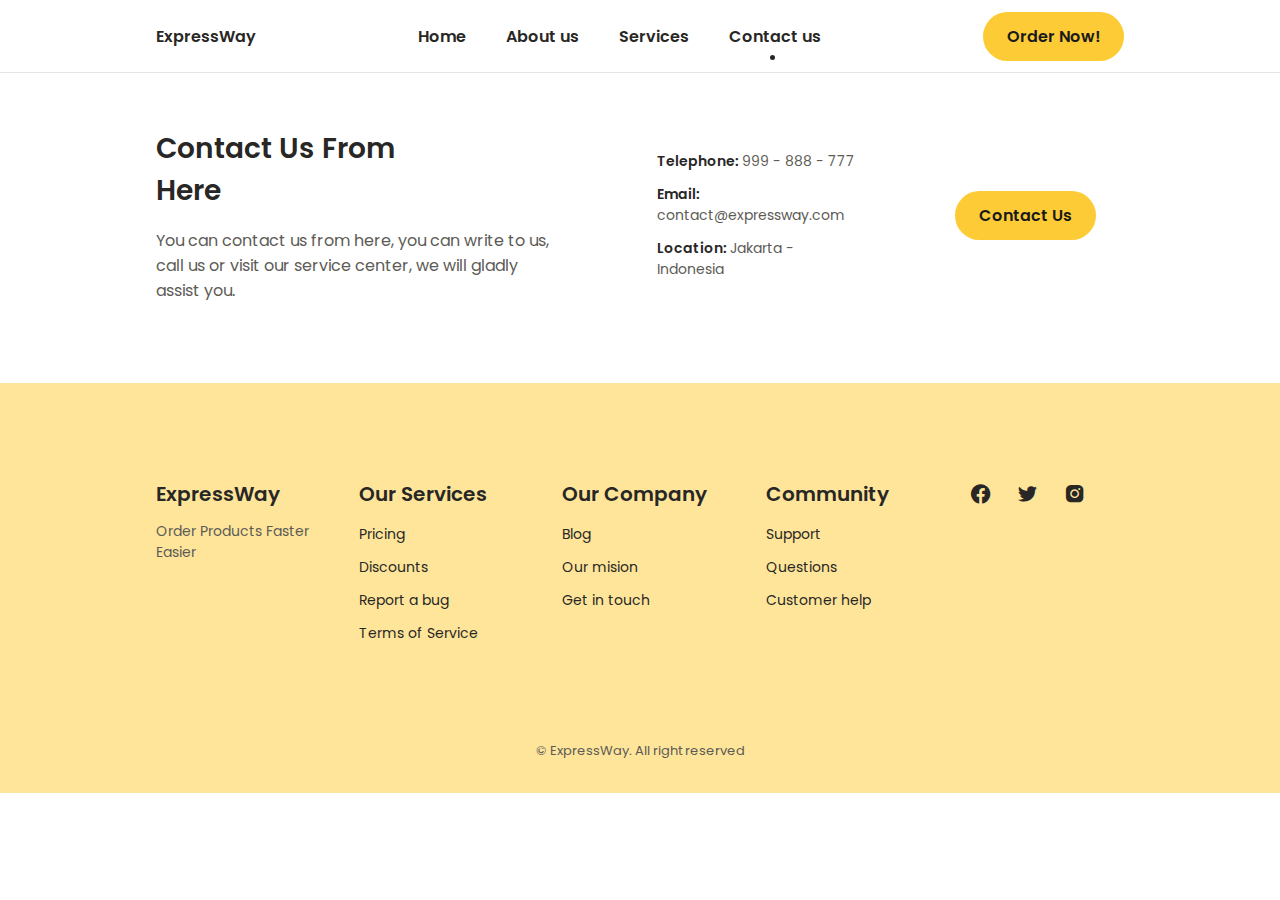
<file: contact-us.html>
<!DOCTYPE html>
    <html lang="en">
    <head>
        <meta charset="UTF-8">
        <meta name="viewport" content="width=device-width, initial-scale=1.0">

        <!--=============== BOXICONS ===============-->
        <link rel="stylesheet" href="https://cdn.jsdelivr.net/npm/boxicons@latest/css/boxicons.min.css">

        <!--=============== CSS ===============-->
        <link rel="stylesheet" href="assets/css/styles.css">

        <title>ExpressWay</title>
    </head>
    <body>
        <!--=============== HEADER ===============-->
        <header class="header" id="header">
            <nav class="nav container">
                <a href="#" class="nav__logo">ExpressWay</a>

                <div class="nav__menu" id="nav-menu">
                    <ul class="nav__list">
                        <li class="nav__item">
                            <a href="index.html" class="nav__link">Home</a>
                        </li>
                        <li class="nav__item">
                            <a href="about.html" class="nav__link">About us</a>
                        </li>
                        <li class="nav__item">
                            <a href="services.html" class="nav__link">Services</a>
                        </li>
                        <li class="nav__item">
                            <a href="contact-us.html" class="nav__link active-link">Contact us</a>
                        </li>
                    </ul>
                </div>

                <div class="nav__toggle" id="nav-toggle">
                    <i class='bx bx-grid-alt'></i>
                </div>

                <a href="#" class="button button__header">Order Now!</a>
            </nav>
        </header>

        <main class="main">
            <!--=============== CONTACT US ===============-->
            <section class="contact section container mt-2" id="contact">
              <div class="contact__container grid">
                  <div class="contact__content">
                      <h2 class="section__title-center">Contact Us From <br> Here</h2>
                      <p class="contact__description">You can contact us from here, you can write to us, 
                          call us or visit our service center, we will gladly assist you.</p>
                  </div>

                  <ul class="contact__content grid">
                      <li class="contact__address">Telephone: <span class="contact__information">999 - 888 - 777</span></li>
                      <li class="contact__address">Email:  <span class="contact__information">contact@expressway.com</span></li>
                      <li class="contact__address">Location: <span class="contact__information">Jakarta - Indonesia</span></li>
                  </ul>

                  <div class="contact__content">
                      <a href="#" class="button">Contact Us</a>
                  </div>
              </div>
            </section>
        </main>

        <!--=============== FOOTER ===============-->
        <footer class="footer section">
            <div class="footer__container container grid">
                <div class="footer__content">
                    <a href="#" class="footer__logo">ExpressWay</a>
                    <p class="footer__description">Order Products Faster <br> Easier</p>
                </div>

                <div class="footer__content">
                    <h3 class="footer__title">Our Services</h3>
                    <ul class="footer__links">
                        <li><a href="#" class="footer__link">Pricing </a></li>
                        <li><a href="#" class="footer__link">Discounts</a></li>
                        <li><a href="#" class="footer__link">Report a bug</a></li>
                        <li><a href="#" class="footer__link">Terms of Service</a></li>
                    </ul>
                </div>

                <div class="footer__content">
                    <h3 class="footer__title">Our Company</h3>
                    <ul class="footer__links">
                        <li><a href="#" class="footer__link">Blog</a></li>
                        <li><a href="#" class="footer__link">Our mision</a></li>
                        <li><a href="#" class="footer__link">Get in touch</a></li>
                    </ul>
                </div>

                <div class="footer__content">
                    <h3 class="footer__title">Community</h3>
                    <ul class="footer__links">
                        <li><a href="#" class="footer__link">Support</a></li>
                        <li><a href="#" class="footer__link">Questions</a></li>
                        <li><a href="#" class="footer__link">Customer help</a></li>
                    </ul>
                </div>

                <div class="footer__social">
                    <a href="#" class="footer__social-link"><i class='bx bxl-facebook-circle '></i></a>
                    <a href="#" class="footer__social-link"><i class='bx bxl-twitter'></i></a>
                    <a href="#" class="footer__social-link"><i class='bx bxl-instagram-alt'></i></a>
                </div>
            </div>

            <p class="footer__copy">&#169; ExpressWay. All right reserved</p>
        </footer>

        <!--=============== SCROLL UP ===============-->
        <a href="#" class="scrollup" id="scroll-up">
            <i class='bx bx-up-arrow-alt scrollup__icon'></i>
        </a>
    </body>
</html>
</file>
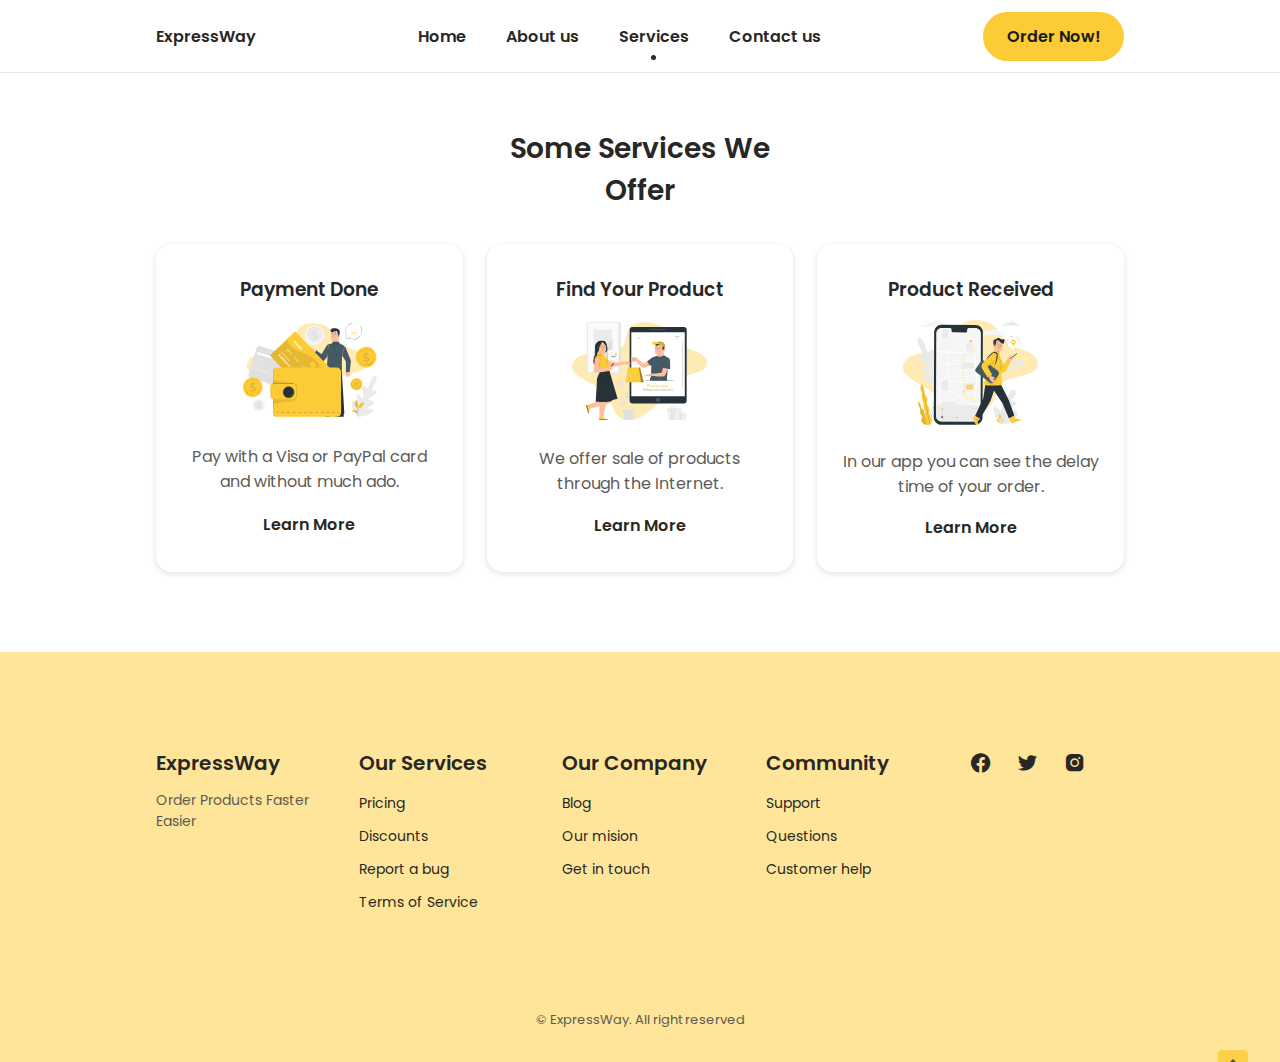
<file: services.html>
<!DOCTYPE html>
    <html lang="en">
    <head>
        <meta charset="UTF-8">
        <meta name="viewport" content="width=device-width, initial-scale=1.0">

        <!--=============== BOXICONS ===============-->
        <link rel="stylesheet" href="https://cdn.jsdelivr.net/npm/boxicons@latest/css/boxicons.min.css">

        <!--=============== CSS ===============-->
        <link rel="stylesheet" href="assets/css/styles.css">

        <title>ExpressWay</title>
    </head>
    <body>
        <!--=============== HEADER ===============-->
        <header class="header" id="header">
            <nav class="nav container">
                <a href="#" class="nav__logo">ExpressWay</a>

                <div class="nav__menu" id="nav-menu">
                    <ul class="nav__list">
                        <li class="nav__item">
                            <a href="index.html" class="nav__link">Home</a>
                        </li>
                        <li class="nav__item">
                            <a href="about.html" class="nav__link">About us</a>
                        </li>
                        <li class="nav__item">
                            <a href="services.html" class="nav__link active-link">Services</a>
                        </li>
                        <li class="nav__item">
                            <a href="contact-us.html" class="nav__link">Contact us</a>
                        </li>
                    </ul>
                </div>

                <div class="nav__toggle" id="nav-toggle">
                    <i class='bx bx-grid-alt'></i>
                </div>

                <a href="#" class="button button__header">Order Now!</a>
            </nav>
        </header>

        <main class="main">
            <!--=============== SERVICES ===============-->
            <section class="services section container mt-2 mb-3" id="services">
                <h2 class="section__title">Some Services We <br> Offer</h2>
                <div class="services__container grid">
                    <div class="services__data">
                        <h3 class="services__subtitle">Payment Done</h3>
                        <svg class="svg__color services__img" viewBox="0 0 135 94" xmlns="http://www.w3.org/2000/svg">
                            <g clip-path="url(#clip0)">
                            <path class="svg__blob" fill-rule="evenodd" clip-rule="evenodd" d="M5.59229 39.7131C11.0823 24.8477 36.0971 33.0466 49.1183 24.0699C55.5971 19.6035 52.0934 7.33904 58.7159 3.09023C65.5909 -1.3206 75.0664 -0.572162 82.5915 2.59438C89.8393 5.6442 92.1044 14.5362 98.0829 19.6556C106.994 27.2866 127.284 28.0347 125.939 39.7131C124.515 52.0743 103.171 48.4909 93.8199 56.6624C87.7775 61.9425 88.7221 72.0268 82.7832 77.4237C74.2223 85.2032 64.4046 96.0656 53.1071 93.6594C42.0017 91.294 40.8244 75.4218 33.3058 66.8855C24.538 56.9309 0.991432 52.1709 5.59229 39.7131Z"/>
                            <path d="M107.637 49.8901C107.637 49.8901 107.619 48.3335 107.553 48.3218L104.353 49.023C104.321 49.2263 103.916 51.7763 103.986 52.0264L107.583 53.0245C107.583 53.0245 107.637 49.9813 107.637 49.8901Z" fill="#FFBE9D"/>
                            <path d="M107.637 52.7979C107.637 52.7979 107.637 52.7698 107.654 52.7278C107.691 52.3795 107.668 50.8579 107.483 50.7948C107.298 50.7317 106.755 50.8415 106.72 51.0402C106.685 51.2389 106.807 52.9521 106.807 52.9521C106.807 52.9521 106.844 53.2209 107.296 53.2864C107.579 53.3168 107.637 52.7979 107.637 52.7979Z" fill="#FFBE9D"/>
                            <path d="M106.73 53.3448C106.73 53.3448 106.73 53.3167 106.746 53.2746C106.784 52.9264 106.76 51.4048 106.575 51.3417C106.391 51.2786 105.848 51.3884 105.813 51.5871C105.778 51.7858 105.899 53.499 105.899 53.499C105.899 53.499 105.937 53.7678 106.388 53.8333C106.667 53.873 106.73 53.3448 106.73 53.3448Z" fill="#FFBE9D"/>
                            <path d="M105.836 53.6159C105.836 53.6159 105.836 53.5878 105.853 53.5458C105.89 53.1975 105.867 51.6759 105.682 51.6128C105.497 51.5497 104.954 51.6595 104.917 51.8582C104.88 52.0569 105.003 53.7701 105.003 53.7701C105.003 53.7701 105.041 54.0389 105.492 54.1044C105.766 54.1464 105.836 53.6159 105.836 53.6159Z" fill="#FFBE9D"/>
                            <path d="M104.947 53.873C104.947 53.873 104.947 53.8449 104.964 53.8028C105.001 53.4546 104.978 51.933 104.793 51.8699C104.608 51.8068 104.066 51.9166 104.028 52.1153C103.991 52.314 104.115 54.0272 104.115 54.0272C104.115 54.0272 104.152 54.296 104.604 54.3615C104.887 54.4035 104.947 53.873 104.947 53.873Z" fill="#FFBE9D"/>
                            <path d="M106.716 51.4843C106.77 51.7273 106.793 51.9762 106.786 52.2252C106.81 52.469 106.802 52.7149 106.762 52.9568C106.708 52.7137 106.685 52.4648 106.692 52.2158C106.668 51.972 106.676 51.7261 106.716 51.4843Z" fill="#EB996E"/>
                            <path d="M106.268 53.0467C106.294 53.0457 106.296 52.5729 106.273 51.9907C106.249 51.4085 106.21 50.9374 106.184 50.9384C106.158 50.9395 106.156 51.4123 106.179 51.9944C106.202 52.5766 106.242 53.0477 106.268 53.0467Z" fill="#EB996E"/>
                            <g opacity="0.78">
                            <path opacity="0.78" d="M104.981 53.6663C105.007 53.6654 105.011 53.193 104.99 52.6112C104.97 52.0294 104.932 51.5585 104.906 51.5594C104.88 51.5603 104.876 52.0327 104.897 52.6145C104.918 53.1963 104.955 53.6672 104.981 53.6663Z" fill="#EB996E"/>
                            </g>
                            <path d="M104.335 49.1095C104.335 49.1095 103.069 51.9844 103.254 52.162C103.497 52.3405 103.758 52.4925 104.033 52.6155L104.335 49.1095Z" fill="#FFBE9D"/>
                            <path d="M97.3338 10.5624L96.3982 21.3141L91.0184 20.884C90.9856 20.2553 91.0184 17.8245 91.0184 17.8245C91.0184 17.8245 88.7776 17.4762 88.7495 15.2371C88.7355 14.1502 88.8922 11.9017 89.0559 9.87524C89.1427 8.79518 89.6495 7.79205 90.4675 7.08079C91.2855 6.36953 92.3498 6.00672 93.4323 6.07009C93.9864 6.10122 94.5287 6.24313 95.027 6.4874C95.5252 6.73168 95.9694 7.07337 96.3332 7.49224C96.697 7.91111 96.973 8.39865 97.1449 8.92601C97.3167 9.45336 97.381 10.0098 97.3338 10.5624Z" fill="#FFBE9D"/>
                            <path d="M91.0301 17.7895C92.0648 17.8089 93.0818 17.52 93.9516 16.9597C93.9516 16.9597 93.2498 18.5725 91.0231 18.3621L91.0301 17.7895Z" fill="#EB996E"/>
                            <path d="M89.6618 11.4436C89.6611 11.5269 89.693 11.6072 89.7506 11.6675C89.8083 11.7277 89.8872 11.7631 89.9705 11.7661C90.0111 11.7693 90.052 11.7643 90.0907 11.7516C90.1294 11.7388 90.1651 11.7184 90.1958 11.6916C90.2266 11.6648 90.2516 11.6322 90.2695 11.5956C90.2875 11.5591 90.2979 11.5193 90.3003 11.4786C90.301 11.3953 90.2691 11.315 90.2114 11.2547C90.1538 11.1945 90.0749 11.1591 89.9916 11.1561C89.9509 11.1529 89.9101 11.1579 89.8714 11.1707C89.8327 11.1835 89.7969 11.2038 89.7662 11.2306C89.7355 11.2574 89.7105 11.29 89.6925 11.3266C89.6746 11.3631 89.6641 11.4029 89.6618 11.4436Z" fill="#263238"/>
                            <path d="M89.5448 11.0111C89.5845 11.0532 89.8278 10.8732 90.1716 10.8756C90.5155 10.8779 90.7681 11.0485 90.8055 11.0065C90.8429 10.9644 90.7845 10.913 90.6745 10.8335C90.5256 10.7301 90.3483 10.6754 90.167 10.6769C89.988 10.6764 89.8134 10.7329 89.6687 10.8382C89.5611 10.9083 89.5261 10.9831 89.5448 11.0111Z" fill="#263238"/>
                            <path d="M93.0534 11.4436C93.0527 11.5281 93.0856 11.6094 93.1447 11.6699C93.2039 11.7303 93.2845 11.7649 93.3691 11.7661C93.45 11.7706 93.5294 11.7429 93.5899 11.689C93.6504 11.6351 93.6871 11.5595 93.6919 11.4786C93.6926 11.3953 93.6607 11.315 93.603 11.2547C93.5454 11.1945 93.4665 11.1591 93.3832 11.1561C93.3425 11.1529 93.3017 11.1579 93.263 11.1707C93.2243 11.1835 93.1885 11.2038 93.1578 11.2306C93.1271 11.2574 93.1021 11.29 93.0841 11.3266C93.0662 11.3631 93.0557 11.4029 93.0534 11.4436Z" fill="#263238"/>
                            <path d="M92.9317 11.0673C92.9715 11.1094 93.2147 10.9294 93.5586 10.9317C93.9024 10.9341 94.155 11.1047 94.1924 11.0626C94.2299 11.0206 94.1714 10.9691 94.0591 10.8897C93.9102 10.7863 93.7329 10.7316 93.5516 10.7331C93.3726 10.7327 93.1981 10.7892 93.0533 10.8943C92.9481 10.9738 92.9013 11.0486 92.9317 11.0673Z" fill="#263238"/>
                            <path d="M91.6803 13.6197C91.4989 13.563 91.3111 13.5292 91.1213 13.5191C91.0324 13.5191 90.9505 13.4934 90.9342 13.4327C90.9268 13.3423 90.9472 13.2518 90.9927 13.1732L91.2523 12.5047C91.6125 11.5511 91.8745 10.7681 91.8371 10.7541C91.7996 10.7401 91.4745 11.4997 91.1143 12.4533L90.864 13.1148C90.8081 13.221 90.7916 13.3435 90.8172 13.4607C90.83 13.4918 90.8497 13.5195 90.8748 13.5418C90.8999 13.5641 90.9298 13.5803 90.9622 13.5893C91.0111 13.6026 91.0614 13.6096 91.1119 13.6103C91.3002 13.6375 91.4912 13.6407 91.6803 13.6197Z" fill="#263238"/>
                            <path d="M92.6931 13.8581C92.637 13.8581 92.637 14.2274 92.3165 14.4938C91.9961 14.7603 91.5985 14.7276 91.5961 14.7696C91.5938 14.8117 91.685 14.8421 91.8534 14.8468C92.0722 14.8491 92.2849 14.7746 92.4545 14.6364C92.6174 14.5033 92.7223 14.3123 92.7469 14.1035C92.761 13.9469 92.7188 13.8557 92.6931 13.8581Z" fill="#263238"/>
                            <path d="M92.8405 9.7187C92.8756 9.8122 93.2194 9.76779 93.6217 9.81687C94.024 9.86595 94.3538 9.97581 94.4053 9.89166C94.4287 9.85193 94.3726 9.76311 94.2416 9.67196C94.0657 9.56116 93.8669 9.4918 93.6602 9.46912C93.4535 9.44644 93.2444 9.47105 93.0487 9.54107C92.9013 9.60885 92.8264 9.67429 92.8405 9.7187Z" fill="#263238"/>
                            <path d="M89.6711 10.0062C89.7319 10.0833 89.9681 10.0062 90.2535 10.0062C90.5389 10.0062 90.7798 10.0576 90.8359 9.97579C90.8593 9.93606 90.8219 9.85893 90.7166 9.78413C90.5753 9.69608 90.4111 9.65176 90.2446 9.65675C90.0781 9.66174 89.9168 9.71582 89.781 9.81218C89.6781 9.88697 89.6454 9.96878 89.6711 10.0062Z" fill="#263238"/>
                            <path d="M97.8133 9.17874C97.6846 10.2679 97.3876 11.6423 97.3034 12.7572C97.3049 12.8601 97.2773 12.9614 97.2238 13.0493C97.0648 13.262 96.6835 13.7178 96.4894 13.5378C96.0216 13.0984 95.8321 11.8667 95.7386 11.2286C95.645 10.5905 95.6614 9.94071 95.5725 9.30262V9.25821C95.5097 8.8102 95.2769 8.40348 94.9222 8.12227C94.8404 8.06462 94.7516 8.01751 94.6579 7.98203C94.0007 7.7483 92.9013 8.17837 92.2464 8.41677C91.9072 8.54065 91.5797 8.69258 91.2523 8.84216C90.8835 9.01544 90.4757 9.08873 90.0696 9.05467C89.6636 9.02062 89.2737 8.88043 88.939 8.64817C88.539 8.36068 88.5039 7.44678 88.6793 6.86947C89.1472 5.30814 91.1166 
                            4.76588 93.6334 5.36891C96.1502 5.97194 98.0706 6.93959 97.8133 9.17874Z" fill="#263238"/>
                            <path d="M96.5783 11.5768C96.6157 11.5604 98.1174 11.121 98.0706 12.652C98.0238 14.1829 96.4941 13.8206 96.4917 13.7739C96.4894 13.7271 96.5783 11.5768 96.5783 11.5768Z" fill="#FFBE9D"/>
                            <path d="M96.9783 13.2107C96.9783 13.2107 97.004 13.2294 97.0484 13.2527C97.1122 13.2783 97.1834 13.2783 97.2472 13.2527C97.3481 13.1932 97.4314 13.1079 97.4885 13.0056C97.5456 12.9034 97.5746 12.7878 97.5724 12.6707C97.5801 12.5399 97.5585 12.4089 97.5092 12.2874C97.4963 12.2393 97.4718 12.195 97.438 12.1584C97.4042 12.1218 97.362 12.0938 97.3151 12.0771C97.2848 12.0681 97.2524 12.07 97.2233 12.0823C97.1943 12.0947 97.1705 12.1168 97.156 12.1448C97.135 12.1869 97.142 12.2173 97.135 12.2196C97.128 12.222 97.1022 12.1939 97.1163 12.1308C97.1261 12.0934 97.1484 12.0604 97.1794 12.0373C97.2227 12.0063 97.2765 11.9937 97.3291 
                            12.0023C97.3916 12.0165 97.4493 12.0466 97.4968 12.0896C97.5444 12.1325 97.58 12.187 97.6004 12.2477C97.6617 12.3824 97.689 12.5301 97.68 12.6777C97.6822 12.8144 97.6444 12.9486 97.5712 13.0641C97.4981 13.1795 97.3928 13.2711 97.2683 13.3275C97.2281 13.3367 97.1863 13.3371 97.146 13.3286C97.1056 13.3202 97.0675 13.303 97.0344 13.2784C96.9783 13.2481 96.9712 13.213 96.9783 13.2107Z" fill="#EB996E"/>
                            <path d="M97.7899 9.28162C97.4539 9.46648 97.0778 9.56671 96.6943 9.57363C96.3108 9.58055 95.9314 9.49396 95.5889 9.32135C96.3125 9.50884 97.0736 9.4951 97.7899 9.28162Z" fill="#455A64"/>
                            <path d="M97.7361 9.72095C97.4171 9.90467 97.0568 10.0047 96.6887 10.0116C96.3206 10.0186 95.9567 9.93223 95.631 9.76068C96.3223 9.94733 97.0524 9.93354 97.7361 9.72095Z" fill="#455A64"/>
                            <path d="M87.0724 86.0041L88.0689 90.5852C88.0689 90.5852 83.7416 93.1353 83.8446 94.0001L92.8031 92.3897L91.5447 85.186L87.0724 86.0041Z" fill="#263238"/>
                            <path d="M92.8031 92.392L92.6487 91.6721L84.1159 93.4859C84.1159 93.4859 83.7486 93.7196 83.8445 94.0024L92.8031 92.392Z" fill="#455A64"/>
                            <path d="M97.2636 86.5066L97.411 91.1813C97.411 91.1813 92.6931 92.9062 92.637 93.7733L101.741 93.8131L101.811 86.502L97.2636 86.5066Z" fill="#263238"/>
                            <g opacity="0.6">
                            <path opacity="0.6" d="M101.741 93.8271L101.72 93.0908L92.9996 93.3246C92.9996 93.3246 92.5926 93.4998 92.637 93.792L101.741 93.8271Z" fill="#455A64"/>
                            </g>
                            <path d="M86.5859 89.9355C86.5859 89.9355 81.9078 67.0601 81.9078 66.602L90.2488 62.1985L93.4767 89.0426L86.5859 89.9355Z" fill="#263238"/>
                            <path d="M97.0788 90.7021L90.6348 51.0565V42.5043L99.4506 43.3223C99.5629 43.6566 102.445 90.7559 102.445 90.7559L101.535 90.7045H97.0905" fill="#263238"/>
                            <path d="M85.5684 41.8989L81.9125 66.6021L90.0828 64.6224L93.4112 42.703L85.5684 41.8989Z" fill="#263238"/>
                            <path d="M93.1352 43.993C93.1352 43.993 93.1352 44.0351 93.1352 44.1146L93.1726 44.4699L93.327 45.8302C93.4673 47.0129 93.6755 48.7214 93.9515 50.832C94.4965 55.0532 95.3245 60.8825 96.2134 67.3031C96.6554 70.5193 97.0624 73.5859 97.411 76.3766C97.4998 77.0778 97.5724 77.7556 97.6706 78.4171L97.9653 80.3337L98.4869 83.7742C98.8027 85.8778 99.053 87.5817 99.2167 88.7598C99.2986 89.3488 99.3594 89.8069 99.3945 90.1177C99.4132 90.272 99.4249 90.3912 99.4295 90.4707C99.4319 90.5002 99.4319 90.5299 99.4295 90.5595C99.4295 90.5852 99.4155 90.5595 99.4155 90.5595H99.4319C99.4349 90.5292 99.4349 90.4986 99.4319 90.4683C99.4319 90.3889 
                            99.4319 90.2673 99.4085 90.1131C99.3804 89.7999 99.3266 89.3417 99.2518 88.7527C99.1021 87.5724 98.8635 85.8661 98.5501 83.7626L98.0472 80.3197L97.7595 78.4031C97.6636 77.7463 97.5934 77.0615 97.5045 76.3649C97.163 73.5718 96.7584 70.5053 96.3163 67.2891C95.4275 60.8568 94.5877 55.0392 94.0217 50.8227L93.3691 45.8372L93.1937 44.4792L93.1446 44.1263C93.1352 44.0351 93.1352 43.993 93.1352 43.993Z" fill="#455A64"/>
                            <path d="M88.2115 89.7228C88.2115 89.7228 88.2115 89.683 88.1975 89.6059L88.1413 89.2623L87.9074 87.9464L87.0584 83.1105L84.2188 67.1629C84.1359 66.784 84.113 66.3944 84.1509 66.0083C84.2001 65.6273 84.2632 65.2393 84.3194 64.8607L84.6679 62.6122C84.9018 61.1397 85.1357 59.7186 85.3555 58.3676C85.8046 55.6633 86.2397 53.2255 86.628 51.1991C87.0163 49.1726 87.3578 47.5225 87.6174 46.3912C87.739 45.8256 87.8513 45.3885 87.9191 45.0916L87.9963 44.7527C88.0127 44.6756 88.0197 44.6359 88.0197 44.6359C88.0197 44.6359 88.0057 44.6733 87.9846 44.7481L87.8958 45.0846C87.8209 45.3791 87.7016 45.8139 87.573 46.3795C87.2993 47.5061 86.9484 
                            49.1469 86.5485 51.1804C86.1485 53.2138 85.7087 55.6446 85.2526 58.3466C85.0187 59.6975 84.7848 61.1186 84.5509 62.5911L84.2001 64.8396C84.1439 65.2206 84.0808 65.6016 84.0293 65.9943C83.9903 66.3921 84.014 66.7935 84.0995 67.184L86.9718 83.1222L87.856 87.9511L88.1016 89.2623L88.1694 89.6035C88.1998 89.683 88.2115 89.7228 88.2115 89.7228Z" fill="#455A64"/>
                            <path d="M92.4504 62.191C92.481 62.1862 92.1001 59.6253 91.5996 56.4711C91.0991 53.3169 90.6685 50.7638 90.6379 50.7687C90.6073 50.7735 90.9882 53.3345 91.4887 56.4886C91.9892 59.6428 92.4198 62.1959 92.4504 62.191Z" fill="#455A64"/>
                            <path d="M97.0016 90.6296C97.0698 90.6516 97.1406 90.6642 97.2122 90.667C97.3478 90.6834 97.5466 90.7021 97.7922 90.7208C98.2811 90.7582 98.9618 90.7956 99.7103 90.8073C100.459 90.819 101.139 90.8073 101.631 90.7839C101.865 90.7839 102.075 90.7605 102.211 90.7488C102.283 90.7484 102.354 90.7382 102.424 90.7185C102.159 90.6968 101.893 90.6921 101.628 90.7044C101.137 90.7044 100.459 90.7044 99.7126 90.7044C98.9664 90.7044 98.2881 90.6694 97.7969 90.6507C97.5326 90.6267 97.2669 90.6197 97.0016 90.6296Z" fill="#455A64"/>
                            <path d="M86.5859 89.9355C86.6774 89.9405 86.7691 89.9358 86.8596 89.9215L87.601 89.842C88.2256 89.7719 89.0887 89.6643 90.0407 89.5405C90.9926 89.4166 91.8534 89.3067 92.4756 89.2086L93.2124 89.0964C93.3035 89.0868 93.3936 89.0688 93.4814 89.0426C93.3905 89.0315 93.2986 89.0315 93.2077 89.0426C93.0323 89.059 92.7797 89.0847 92.4662 89.1197C91.8417 89.1899 90.9786 89.295 90.0266 89.4189C89.0746 89.5428 88.2139 89.6527 87.5917 89.7532L86.8549 89.8677C86.763 89.8805 86.6729 89.9032 86.5859 89.9355Z" fill="#455A64"/>
                            <path d="M74.3153 27.2977L79.5688 31.2922C79.5688 31.2922 84.4597 22.9596 84.8901 22.4407C85.3205 21.9219 86.4198 21.3679 86.4198 21.3679L85.8163 32.0471C85.8163 32.0471 83.1709 38.7926 79.5407 38.4257C76.7619 38.1452 71.9575 30.8177 71.9575 30.8177L74.3153 27.2977Z" fill="#455A64"/>
                            <g opacity="0.2">
                            <path opacity="0.2" d="M79.4729 31.1659C79.1104 31.7294 78.8751 32.3651 78.7834 33.0287C78.6917 33.6923 78.7458 34.3679 78.9419 35.0084C78.9694 35.1435 79.045 35.2639 79.1548 35.3474C79.2487 35.3884 79.3544 35.3932 79.4517 35.3608C79.5489 35.3284 79.6306 35.2612 79.6811 35.1721C79.7761 34.9897 79.8228 34.7862 79.8167 34.5807C79.904 34.7782 80.0371 34.952 80.205 35.0879C80.2909 35.1532 80.3968 35.1867 80.5046 35.1829C80.6125 35.179 80.7157 35.1381 80.7968 35.0669C80.9722 34.8752 80.8763 34.5714 80.7711 34.333L79.4284 31.2944" fill="black"/>
                            </g>
                            <path d="M74.4361 30.5112C75.1336 29.4201 75.6725 28.5187 75.6399 28.4978C75.6072 28.477 75.0153 29.3446 74.3178 30.4357C73.6203 31.5268 73.0813 32.4283 73.114 32.4491C73.1466 32.47 73.7386 31.6023 74.4361 30.5112Z" fill="#263238"/>
                            <path d="M74.2989 28.347C74.2849 28.3353 74.3527 28.2652 74.472 28.3096C74.5137 28.3259 74.5498 28.3539 74.5761 28.3901C74.6023 28.4263 74.6177 28.4693 74.6202 28.514C74.6228 28.5586 74.6124 28.6031 74.5904 28.642C74.5685 28.681 74.5357 28.7128 74.4962 28.7338C74.4566 28.7547 74.4119 28.7639 74.3673 28.7602C74.3227 28.7565 74.2801 28.7401 74.2445 28.7129C74.209 28.6857 74.182 28.6489 74.1667 28.6068C74.1515 28.5647 74.1487 28.5192 74.1586 28.4756C74.189 28.3517 74.2849 28.3353 74.2872 28.354C74.2896 28.3727 74.2545 28.4125 74.2591 28.4873C74.2638 28.5621 74.3246 28.6415 74.4205 28.5901C74.4382 28.5811 74.4531 28.5674 74.4635 
                            28.5505C74.4739 28.5336 74.4793 28.5141 74.4793 28.4943C74.4793 28.4744 74.4739 28.455 74.4635 28.4381C74.4531 28.4212 74.4382 28.4074 74.4205 28.3984C74.3667 28.354 74.3083 28.3657 74.2989 28.347Z" fill="#263238"/>
                            <path d="M79.5688 33.8234C79.2625 33.0113 79.2485 32.1181 79.529 31.2968C79.5711 31.2968 79.4589 31.8647 79.4729 32.5612C79.4869 33.2578 79.6179 33.8117 79.5688 33.8234Z" fill="#263238"/>
                            <path d="M80.5956 33.7861C80.0588 33.0485 79.6936 32.2005 79.5267 31.3038C79.5664 31.3038 79.7606 31.8648 80.053 32.5473C80.3453 33.2298 80.6307 33.765 80.5956 33.7861Z" fill="#263238"/>
                            <path d="M97.4203 20.3605L96.6251 18.7898H90.878L89.9752 20.5732L86.4245 21.3749L84.8948 44.2549C84.8853 44.5449 84.9557 44.8319 85.0983 45.0846L99.0577 45.6035L99.626 45.8373C100.127 45.5287 99.8155 44.2549 99.8202 43.6542L99.998 32.3229L102.76 23.2681L97.4203 20.3605Z" fill="#455A64"/>
                            <g opacity="0.2">
                            <path opacity="0.2" d="M91.4628 21.1459L92.478 20.1315L93.6194 22.8825C94.934 22.1108 96.1854 21.2362 97.3619 20.267L93.4955 21.5082L92.5154 18.9091C92.2862 19.6966 91.9601 20.4526 91.5447 21.1599" fill="black"/>
                            </g>
                            <path d="M107.663 49.0417L103.899 49.2357V38.4443L100.007 32.3299L102.77 23.2751C103.338 23.5089 107.626 34.2605 108.718 37.1775C108.876 37.599 108.945 38.0486 108.921 38.4981L107.663 49.0417Z" fill="#455A64"/>
                            <path d="M86.0054 31.0305C86.2748 28.3046 86.4619 26.0916 86.4234 26.0878C86.3848 26.084 86.1351 28.2908 85.8657 31.0167C85.5964 33.7427 85.4092 35.9556 85.4478 35.9594C85.4864 35.9632 85.736 33.7565 86.0054 31.0305Z" fill="#263238"/>
                            <path d="M92.5084 18.9136C92.5458 18.9277 92.2394 19.7527 91.823 20.7531L91.7458 20.9378C91.72 21.0103 91.6766 21.0753 91.6195 21.1271C91.5837 21.1533 91.5411 21.1687 91.4968 21.1716C91.4524 21.1745 91.4082 21.1647 91.3693 21.1434C91.3137 21.1129 91.2598 21.0793 91.2079 21.0429L90.6909 20.6923C90.5208 20.5948 90.3636 20.4762 90.2231 20.3394C90.4035 20.4076 90.5748 20.4979 90.733 20.6082L91.2663 20.9331C91.3693 20.9962 91.4722 21.0733 91.5189 21.0172C91.5873 20.9191 91.6401 20.8111 91.6757 20.697C92.1061 19.6966 92.4709 18.8996 92.5084 18.9136Z" fill="#263238"/>
                            <path d="M97.0788 20.316C96.7959 20.4557 96.5026 20.5737 96.2017 20.6689C95.6544 20.8699 94.8942 21.1364 94.0521 21.4262L93.5843 21.5828L93.5212 21.6038L93.4954 21.5431C93.1984 20.8255 92.9434 20.1921 92.7656 19.734C92.6586 19.4939 92.5717 19.2453 92.506 18.9907C92.6406 19.2145 92.7563 19.4491 92.8522 19.6919C93.0534 20.1407 93.32 20.7671 93.6264 21.4823L93.5375 21.4426L94.0053 21.2836C94.8474 20.9961 95.6123 20.7414 96.169 20.5661C96.4655 20.4598 96.7696 20.3762 97.0788 20.316Z" fill="#263238"/>
                            <path d="M102.171 23.6C102.171 23.642 101.373 23.8618 100.435 24.2801C99.4974 24.6985 98.798 25.1496 98.7676 25.1122C98.8964 24.9792 99.0447 24.8665 99.2074 24.778C99.957 24.3003 100.774 23.9372 101.631 23.7005C101.805 23.64 101.987 23.6061 102.171 23.6Z" fill="#263238"/>
                            <path d="M92.5084 18.9137C92.5114 18.9362 92.5114 18.959 92.5084 18.9815V19.1825C92.5084 19.3601 92.5247 19.6196 92.5271 19.9561C92.5271 20.627 92.5271 21.5923 92.4826 22.7983C92.3961 25.1987 92.0967 28.5061 91.6172 32.1476C91.3833 33.9637 91.1283 35.691 90.9552 37.2663C90.7881 38.6624 90.7099 40.0676 90.7213 41.4735C90.7365 42.4196 90.8147 43.3636 90.9552 44.2993C90.995 44.6312 91.0488 44.886 91.0745 45.0613L91.1049 45.26C91.108 45.2825 91.108 45.3053 91.1049 45.3278C91.0957 45.3069 91.0894 45.2849 91.0862 45.2623L91.0418 45.066C91.0067 44.893 90.9459 44.6382 90.8944 44.3063C90.7357 43.3699 90.6457 42.4231 90.6254 
                            41.4735C90.5984 40.0683 90.6649 38.6628 90.8242 37.2663C90.9903 35.6863 91.2429 33.959 91.4768 32.1429C91.9447 28.5131 92.2721 25.2151 92.3821 22.8194C92.4429 21.6227 92.4616 20.6503 92.4709 19.9819V19.2105V19.0095C92.4766 18.9753 92.4893 18.9427 92.5084 18.9137Z" fill="#263238"/>
                            <path d="M107.874 47.3921C107.876 47.3534 106.986 47.2783 105.887 47.2244C104.787 47.1705 103.895 47.1581 103.893 47.1968C103.891 47.2355 104.781 47.3106 105.88 47.3645C106.979 47.4184 107.872 47.4307 107.874 47.3921Z" fill="#263238"/>
                            <path d="M104.529 47.8099C104.54 47.8263 104.529 47.8637 104.54 47.9128C104.552 47.9619 104.601 47.9922 104.65 47.9525C104.699 47.9128 104.683 47.8684 104.636 47.8356C104.589 47.8029 104.552 47.8169 104.538 47.8029C104.524 47.7889 104.564 47.7258 104.664 47.7398C104.695 47.7447 104.723 47.7572 104.747 47.776C104.771 47.7947 104.79 47.8193 104.802 47.8473C104.816 47.8856 104.818 47.9272 104.807 47.9664C104.796 48.0056 104.773 48.0404 104.741 48.0661C104.71 48.0918 104.671 48.107 104.63 48.1097C104.59 48.1123 104.549 48.1023 104.515 48.0811C104.489 48.0633 104.469 48.0394 104.456 48.0116C104.442 47.9838 104.436 47.953 
                            104.437 47.9221C104.447 47.8193 104.522 47.7936 104.529 47.8099Z" fill="#263238"/>
                            <g opacity="0.2">
                            <path opacity="0.2" d="M100.054 32.3018L98.8261 30.0861C98.3382 33.9926 98.6131 37.9566 99.6354 41.7586L100.014 32.3462" fill="black"/>
                            </g>
                            <path d="M93.8369 28.235C93.9104 28.2235 93.9848 28.2188 94.0592 28.2209L94.7141 28.2046C95.2825 28.2046 96.1011 28.1789 97.0882 28.1742H97.156V28.242L96.9408 31.173V31.2127L96.9058 31.2314L96.7607 31.3085L95.1702 32.143L95.1304 32.164L95.0954 32.136L93.603 30.9276L93.5797 30.9089V30.8785L93.7481 28.9385L93.8019 28.4126C93.8043 28.3534 93.813 28.2947 93.8276 28.2373C93.8325 28.3034 93.8325 28.3698 93.8276 28.436L93.8042 28.9759L93.6966 30.8878L93.6756 30.8387L95.1632 32.0284H95.0883L96.6742 31.1893L96.8192 31.1122L96.7818 31.1706L97.0157 28.242L97.0765 28.3098C96.1152 28.3098 95.3105 28.2911 94.7375 28.2794L94.0709 
                            28.263C93.9924 28.2587 93.9142 28.2493 93.8369 28.235Z" fill="#263238"/>
                            <path d="M86.9251 45.1922C86.9251 45.232 86.6303 45.1782 86.4432 44.8954C86.2561 44.6126 86.3122 44.3251 86.3496 44.3368C86.3871 44.3485 86.3988 44.5705 86.5602 44.8159C86.7216 45.0613 86.9368 45.1525 86.9251 45.1922Z" fill="#263238"/>
                            <path d="M87.2876 45.0403C87.2642 45.0683 86.9976 44.8065 86.8923 44.3928C86.787 43.9791 86.8923 43.6238 86.9321 43.6355C86.9718 43.6472 86.9321 43.9721 87.0303 44.3578C87.1285 44.7434 87.3204 45.0146 87.2876 45.0403Z" fill="#263238"/>
                            <path d="M97.8273 43.4672C97.8624 43.4672 97.8975 44.0165 97.6098 44.6195C97.3221 45.2225 96.8777 45.5544 96.8613 45.5217C96.8449 45.489 97.2168 45.1314 97.4811 44.5587C97.7455 43.9861 97.7829 43.4625 97.8273 43.4672Z" fill="#263238"/>
                            <path d="M74.0206 27.7347C74.0206 27.7347 69.7682 24.5162 69.1717 24.3012C68.1823 23.9435 67.9461 24.0394 67.9461 24.0394L70.2851 26.5497C70.2851 26.5497 67.8198 27.3817 67.642 27.4846C67.4642 27.5874 67.3753 28.125 67.9765 28.125C68.47 28.125 70.8348 28.1811 70.8348 28.1811L72.7855 29.6045L74.0206 27.7347Z" fill="#FFBE9D"/>
                            <path d="M73.8768 21.8253C79.2456 21.0666 82.9839 16.1129 82.2265 10.7608C81.4691 5.40873 76.5028 1.68502 71.1339 2.44369C65.7651 3.20236 62.0269 8.15611 62.7843 13.5082C63.5417 18.8603 68.508 22.584 73.8768 21.8253Z" fill="#F5F5F5"/>
                            <path d="M73.629 19.147C77.7185 18.553 80.553 14.7659 79.9598 10.6883C79.3667 6.61074 75.5707 3.78671 71.4811 4.38069C67.3916 4.97466 64.5572 8.76172 65.1503 12.8393C65.7434 16.9169 69.5394 19.7409 73.629 19.147Z" fill="#EBEBEB"/>
                            <path d="M79.9243 10.4594C79.8798 10.4594 79.8003 10.1462 79.5992 9.59691C79.3178 8.82567 78.9185 8.10265 78.4156 7.45358C78.0709 7.01157 77.6788 6.60869 77.2461 6.2522C76.7461 5.84664 76.1957 5.50726 75.6088 5.24248C74.9623 4.95039 74.2768 4.75356 73.5738 4.65815C73.2033 4.60761 72.8295 4.58573 72.4557 4.5927C71.6837 4.60629 70.9187 4.74197 70.1892 4.99472C69.8352 5.11693 69.4911 5.26618 69.16 5.44115C68.5333 5.77328 67.9582 6.19449 67.4525 6.69162C66.9904 7.14281 66.5886 7.65191 66.2573 8.2062C65.9717 8.69048 65.7403 9.20466 65.5673 9.73948C65.319 10.5218 65.1936 11.3379 65.1953 12.1586C65.1953 12.7429 65.2328 13.0725 
                            65.1953 13.0795C65.1579 13.0865 65.0503 12.771 64.9802 12.1703C64.8857 11.3115 64.9532 10.4426 65.179 9.60859C65.5142 8.3631 66.1661 7.22539 67.0713 6.30596C67.331 6.03862 67.6109 5.79168 67.9086 5.56737C68.2179 5.33052 68.5457 5.11871 68.8887 4.93395C69.2439 4.74128 69.6138 4.57715 69.9951 4.44312C70.7815 4.16627 71.6079 4.01942 72.4417 4.00837C72.8455 4.00298 73.2491 4.02955 73.6486 4.08784C74.4043 4.20274 75.1384 4.43044 75.8263 4.76333C76.9925 5.31562 77.9964 6.15934 78.7407 7.21284C79.2353 7.91337 79.5954 8.69957 79.8027 9.53146C79.9524 10.1181 79.957 10.4547 79.9243 10.4594Z" fill="#E0E0E0"/>
                            <path d="M74.0346 16.0573L74.2404 17.3428L73.092 17.5274L72.8908 16.277C71.7423 16.3892 70.5939 16.2092 69.8828 15.8095L70.2898 14.3066C71.0226 14.6643 71.8359 14.8253 72.6499 14.7741L72.3435 12.8551C71.0172 12.75 69.5366 12.5536 69.263 10.9105C69.0688 9.69275 69.7846 8.50773 71.5669 8.00988L71.3634 6.73604L72.5119 6.55139L72.713 7.8042C73.5422 7.71828 74.38 7.83044 75.1573 8.13142L74.8088 9.63666C74.2176 9.4095 73.5871 9.30223 72.954 9.32112L73.2674 11.2728C74.5913 11.3663 76.0602 11.5673 76.3198 13.187C76.5116 14.3791 75.8029 15.5524 74.0346 16.0573ZM72.0722 11.1653L71.8102 9.52914C71.2231 9.76287 71.036 10.1368 71.0968 
                            10.5155C71.1576 10.8941 71.5389 11.0881 72.0722 11.1676V11.1653ZM74.4931 13.6171C74.4276 13.2151 74.0603 13.0515 73.5387 12.9556L73.7937 14.5404C74.3457 14.3253 74.5492 13.9864 74.4907 13.6171H74.4931Z" fill="#E0E0E0"/>
                            <path d="M133.528 52.6153C133.528 52.6153 131.35 51.3578 129.1 56.5163C126.85 61.6748 126.06 64.6174 126.06 64.6174C126.06 64.6174 125.449 65.7066 124.687 65.0639C123.924 64.4211 122.815 62.5372 121.615 62.9603C120.366 63.3997 120.034 64.8418 120.401 66.9103C120.769 68.9789 121.407 73.5367 121.463 73.9504C121.519 74.3641 121.321 74.9694 120.731 74.6142C120.142 74.2589 116.668 70.8324 115.141 72.576C113.613 74.3197 115.583 79.9129 115.786 80.5229C115.99 81.1329 115.885 81.4134 115.597 81.5864C115.309 81.7593 114.25 80.4972 113.223 79.5623C112.196 78.6273 110.839 77.7251 110.042 78.805C109.244 79.8848 109.225 84.1808 113.709 
                            90.8609L115.99 93.8246L119.732 93.3922C127.664 91.9898 130.742 88.9933 130.96 87.6704C131.177 86.3475 129.594 85.9969 128.207 85.9057C126.82 85.8146 125.166 85.9268 125.101 85.5996C125.035 85.2723 125.15 85.0059 125.734 84.7254C126.319 84.4449 131.718 81.9861 131.914 79.6744C132.111 77.3628 127.236 77.2413 126.567 77.0613C125.898 76.8814 126.209 76.3157 126.539 76.075C126.869 75.8342 130.607 73.1276 132.352 71.9566C134.096 70.7856 134.906 69.5468 134.356 68.3431C133.827 67.1745 131.701 67.6957 130.71 67.5928C129.718 67.49 130.08 66.2933 130.08 66.2933C130.08 66.2933 131.652 63.6802 133.809 58.482C135.965 53.2838 133.486 52.5849 133.486 52.5849" fill="#EBEBEB"/>
                            <path d="M116.126 93.0509C117.723 89.2388 119.976 83.9915 122.485 78.2043C124.995 72.4171 127.257 67.1792 128.878 63.3763L130.794 58.8723L131.315 57.6476L131.453 57.3297C131.486 57.2596 131.505 57.2222 131.505 57.2222C131.505 57.2222 131.505 57.2596 131.465 57.3344L131.339 57.6569L130.838 58.891C130.403 59.9615 129.762 61.5065 128.967 63.4114C127.362 67.2236 125.11 72.4708 122.607 78.2557C120.104 84.0406 117.833 89.2832 116.214 93.086" fill="#E0E0E0"/>
                            <path d="M123.049 65.653C123.097 65.7306 123.134 65.8138 123.161 65.9007C123.227 66.062 123.313 66.2981 123.416 66.6019C123.622 67.1886 123.884 68.0043 124.16 68.9112L124.85 71.2368L125.063 71.938C125.096 72.0223 125.118 72.1102 125.129 72.1998C125.08 72.123 125.042 72.0406 125.014 71.9544C124.951 71.7931 124.864 71.557 124.764 71.2532C124.563 70.6642 124.31 69.8508 124.039 68.9369L123.337 66.6183L123.122 65.9171C123.087 65.8324 123.062 65.7437 123.049 65.653Z" fill="#E0E0E0"/>
                            <path d="M129.226 70.977C131.287 70.2487 132.948 69.6316 132.936 69.5987C132.924 69.5658 131.245 70.1297 129.184 70.858C127.123 71.5864 125.462 72.2035 125.474 72.2364C125.485 72.2692 127.165 71.7054 129.226 70.977Z" fill="#E0E0E0"/>
                            <path d="M121.222 80.9507C121.312 80.9296 121.404 80.9194 121.496 80.9203L122.245 80.8759C122.876 80.8385 123.751 80.7824 124.712 80.6865C125.674 80.5907 126.541 80.4785 127.171 80.392L127.914 80.2892C128.005 80.2705 128.098 80.2627 128.19 80.2658C128.105 80.3006 128.015 80.325 127.924 80.3383C127.751 80.3757 127.498 80.4271 127.185 80.4809C126.56 80.5907 125.69 80.7146 124.726 80.8128C123.763 80.9109 122.885 80.9483 122.249 80.9647C121.931 80.9647 121.674 80.9647 121.498 80.9647C121.406 80.9711 121.313 80.9664 121.222 80.9507Z" fill="#E0E0E0"/>
                            <path d="M117.716 75.479C117.778 75.538 117.833 75.6047 117.878 75.6777C117.973 75.8109 118.111 76.0049 118.275 76.2456C118.607 76.7295 119.059 77.4003 119.55 78.1459C120.041 78.8915 120.486 79.5717 120.794 80.0672C120.951 80.3149 121.075 80.5159 121.159 80.6585C121.209 80.7307 121.249 80.8094 121.279 80.8922C121.216 80.8333 121.162 80.7665 121.117 80.6936C121.021 80.5603 120.883 80.3663 120.719 80.1256C120.387 79.6418 119.936 78.971 119.445 78.2254C118.954 77.4797 118.509 76.7996 118.203 76.3041C118.046 76.0563 117.922 75.8553 117.838 75.7127C117.787 75.6406 117.746 75.562 117.716 75.479Z" fill="#E0E0E0"/>
                            <path d="M113.987 82.6943C114.063 82.7729 114.131 82.859 114.19 82.9514L114.702 83.6783C115.13 84.2954 115.715 85.1509 116.354 86.1021C116.992 87.0534 117.565 87.9182 117.975 88.547L118.443 89.2973C118.506 89.3865 118.56 89.4821 118.604 89.5824C118.527 89.5039 118.459 89.4177 118.4 89.3253L117.888 88.5984C117.46 87.9814 116.875 87.1259 116.237 86.1746C115.598 85.2233 115.025 84.3585 114.616 83.7298L114.148 82.9795C114.085 82.8902 114.03 82.7947 113.987 82.6943Z" fill="#E0E0E0"/>
                            <path d="M118.55 89.3838C118.664 89.3565 118.78 89.34 118.896 89.3347L119.844 89.2459C120.644 89.1687 121.75 89.0612 122.966 88.907C124.183 88.7527 125.282 88.5891 126.077 88.4629L127.013 88.3156C127.127 88.2913 127.244 88.278 127.361 88.2759C127.251 88.3162 127.138 88.346 127.022 88.3647C126.802 88.4138 126.482 88.4792 126.086 88.5517C125.296 88.6989 124.197 88.8812 122.978 89.0332C121.759 89.1851 120.639 89.2809 119.846 89.3347C119.444 89.3604 119.118 89.3768 118.894 89.3838C118.78 89.3945 118.664 89.3945 118.55 89.3838Z" fill="#E0E0E0"/>
                            <path d="M52.4243 68.4297L7.84454 54.5647C7.2943 54.3936 6.83462 54.0111 6.56661 53.5013C6.2986 52.9916 6.2442 52.3963 6.41538 51.8464L14.988 24.3338C15.0722 24.0606 15.2097 23.8068 15.3924 23.5868C15.5751 23.3668 15.7995 23.185 16.0527 23.0519C16.3058 22.9188 16.5828 22.8369 16.8678 22.811C17.1527 22.7852 17.4399 22.8157 17.713 22.9011L62.2881 36.7684C62.5604 36.8529 62.8135 36.9901 63.0327 37.1724C63.2519 37.3546 63.4331 37.5782 63.5658 37.8304C63.6986 38.0827 63.7802 38.3586 63.8062 38.6423C63.8322 38.9261 63.8019 39.2122 63.7172 39.4843L55.1376 67.0039C54.9658 67.5517 54.5839 68.0092 54.0755 68.2764C53.567 68.5436 
                            52.9733 68.5987 52.4243 68.4297Z" fill="#E0E0E0"/>
                            <path d="M53.8879 42.5446C54.4661 40.6884 53.429 38.7153 51.5714 38.1375C49.7138 37.5597 47.7393 38.5961 47.161 40.4523C46.5828 42.3085 47.62 44.2816 49.4775 44.8594C51.3351 45.4372 53.3097 44.4008 53.8879 42.5446Z" fill="white"/>
                            <path d="M54.1376 46.3981C53.3899 46.306 52.6887 45.986 52.1294 45.4816C51.57 44.9772 51.1797 44.313 51.0115 43.5791C50.8433 42.8453 50.9053 42.0775 51.1891 41.3801C51.4729 40.6827 51.9648 40.0896 52.5978 39.6814C53.2308 39.2732 53.9743 39.0697 54.7271 39.0985C55.48 39.1274 56.2056 39.3872 56.8055 39.8427C57.4054 40.2982 57.8503 40.9272 58.0798 41.6443C58.3093 42.3613 58.3123 43.1316 58.0883 43.8504C57.8328 44.6703 57.2973 45.3745 56.5752 45.8401C55.8532 46.3057 54.9905 46.5032 54.1376 46.3981ZM55.0101 39.4119C54.372 39.3319 53.7244 39.4355 53.1432 39.7105C52.562 39.9855 52.0714 40.4204 51.7289 40.9643C51.3864 41.5081 51.2063 
                            42.1383 51.2097 42.7809C51.2131 43.4235 51.3999 44.0517 51.7481 44.592C52.0963 45.1322 52.5915 45.5619 53.1756 45.8307C53.7597 46.0995 54.4084 46.1963 55.0455 46.1096C55.6827 46.0229 56.2819 45.7564 56.7728 45.3413C57.2637 44.9262 57.6259 44.3799 57.8169 43.7663C57.9637 43.2947 58.0053 42.7967 57.9386 42.3074C57.8719 41.8181 57.6987 41.3493 57.4311 40.9341C57.1634 40.519 56.8079 40.1675 56.3897 39.9045C55.9714 39.6415 55.5005 39.4733 55.0101 39.4119Z" fill="white"/>
                            <path d="M12.6383 43.8574L11.801 46.5594L11.5226 46.4729L12.2875 44.0164L11.6489 43.8177L11.7261 43.5699L12.6383 43.8574Z" fill="white"/>
                            <path d="M14.6546 47.1788L14.5774 47.4265L12.6805 46.8375L12.7413 46.6412L14.2078 45.8909C14.6078 45.6852 14.7224 45.5216 14.7786 45.3369C14.8768 45.0237 14.7154 44.762 14.3108 44.6358C14.1754 44.5846 14.0303 44.5645 13.8861 44.5771C13.742 44.5896 13.6025 44.6344 13.4781 44.7082L13.333 44.4745C13.4952 44.3814 13.6759 44.3252 13.8623 44.3098C14.0487 44.2945 14.2361 44.3204 14.4113 44.3857C14.961 44.5563 15.2207 44.9419 15.0803 45.3954C15.0008 45.6548 14.8464 45.8628 14.3786 46.0966L13.1763 46.7136L14.6546 47.1788Z" fill="white"/>
                            <path d="M17.6486 47.5995L17.1083 47.4312L16.8861 48.1324L16.6077 48.0459L16.8299 47.3447L15.3025 46.8773L15.3657 46.6763L17.3585 45.33L17.6673 45.4258L15.7399 46.7417L16.9094 47.1063L17.1036 46.4799L17.3749 46.5641L17.1808 47.1905L17.7211 47.3588L17.6486 47.5995Z" fill="white"/>
                            <path d="M21.7934 48.8897L21.253 48.7214L21.0308 49.4226L20.7525 49.3361L20.9747 48.6349L19.4473 48.1674L19.5105 47.9664L21.5033 46.6201L21.8121 46.7159L19.8847 48.0319L21.0542 48.3965L21.2484 47.7701L21.5197 47.8542L21.3255 48.4806L21.8588 48.6419L21.7934 48.8897Z" fill="white"/>
                            <path d="M24.1838 49.5394C24.0412 50.0069 23.6084 50.2593 22.9465 50.0537C22.5872 49.9546 22.2793 49.7222 22.0857 49.4039L22.2892 49.2262C22.4492 49.5047 22.712 49.7095 23.0213 49.7965C23.4891 49.9391 23.7956 49.7965 23.8961 49.4623C23.9967 49.1281 23.854 48.8312 23.1664 48.6185L22.591 48.4386L23.1523 47.1273L24.6329 47.5948L24.5557 47.8425L23.3184 47.4569L22.9582 48.289L23.3067 48.3965C24.123 48.6419 24.3335 49.0626 24.1838 49.5394Z" fill="white"/>
                            <path d="M26.8621 50.3598C26.7054 50.8647 26.2048 51.061 25.6785 50.9021C24.9604 50.6684 24.7242 50.0583 24.9908 49.2052C25.2762 48.2866 25.9265 47.9641 26.6633 48.1931C26.8896 48.2526 27.0957 48.3721 27.2597 48.5391L27.0773 48.7284C26.9466 48.5867 26.7776 48.486 26.5907 48.4386C26.0083 48.2562 25.5148 48.5157 25.2879 49.2496C25.2692 49.3104 25.2481 49.3898 25.2318 49.4833C25.3559 49.3583 25.514 49.2723 25.6864 49.2357C25.8588 49.1992 26.0382 49.2138 26.2025 49.2777C26.7381 49.4343 27.0048 49.8667 26.8621 50.3598ZM26.5837 50.278C26.6937 49.9228 26.5019 49.6142 26.0855 49.4833C25.6692 49.3525 25.3113 49.5207 25.206 
                            49.8573C25.1125 50.1542 25.2739 50.5141 25.7393 50.659C25.8192 50.6947 25.9058 50.713 25.9933 50.7128C26.0809 50.7126 26.1674 50.6939 26.2471 50.658C26.3269 50.622 26.3981 50.5695 26.4561 50.504C26.5142 50.4385 26.5576 50.3615 26.5837 50.278Z" fill="white"/>
                            <path d="M30.5531 51.5425C30.4127 51.9936 29.9753 52.2437 29.3227 52.0357C28.9621 51.9369 28.6526 51.7046 28.4573 51.3859L28.6608 51.2083C28.8234 51.4888 29.0896 51.6944 29.4022 51.7809C29.8513 51.9212 30.1624 51.7809 30.2677 51.4537C30.3729 51.1265 30.2069 50.846 29.704 50.6894L29.5098 50.6286L29.573 50.423L30.6162 49.7218L29.2338 49.2917L29.311 49.0439L31.0489 49.5839L30.9881 49.7802L29.9215 50.5118C30.4922 50.7151 30.6864 51.1101 30.5531 51.5425Z" fill="white"/>
                            <path d="M33.2734 52.3559C33.1167 52.8608 32.6161 53.0571 32.0922 52.8982C31.3741 52.6645 31.1378 52.0544 31.4045 51.2013C31.6898 50.2827 32.3401 49.9602 33.0769 50.1892C33.3032 50.2488 33.5093 50.3683 33.6733 50.5352L33.4909 50.7245C33.3604 50.5827 33.1913 50.4819 33.0044 50.4347C32.422 50.2523 31.9284 50.5118 31.7015 51.2457C31.6828 51.3065 31.6618 51.3859 31.6454 51.4794C31.7696 51.3544 31.9276 51.2684 32.1 51.2318C32.2725 51.1953 32.4518 51.2099 32.6161 51.2737C33.1517 51.428 33.4277 51.8604 33.2734 52.3559ZM32.9974 52.2788C33.1073 51.9235 32.9155 51.615 32.4991 51.4841C32.0828 51.3532 31.7249 51.5215 31.6197 
                            51.8581C31.5261 52.1549 31.6852 52.5149 32.153 52.6598C32.233 52.6954 32.3198 52.7136 32.4074 52.7133C32.495 52.713 32.5816 52.6941 32.6614 52.6578C32.7412 52.6216 32.8124 52.5689 32.8703 52.5032C32.9282 52.4374 32.9715 52.3601 32.9974 52.2765V52.2788Z" fill="white"/>
                            <path d="M36.3609 51.2341L36.3001 51.4304L34.3868 53.5854L34.085 53.4919L35.9563 51.3883L34.5645 50.9559L34.4078 51.4608L34.1341 51.3743L34.368 50.6217L36.3609 51.2341Z" fill="white"/>
                            <path d="M40.2203 52.4354L40.1595 52.6318L38.2462 54.7868L37.9444 54.6933L39.8157 52.5897L38.4309 52.148L38.2742 52.6528L38.0006 52.5663L38.2345 51.8137L40.2203 52.4354Z" fill="white"/>
                            <path d="M42.274 55.2145C42.1243 55.6819 41.6261 55.8642 40.9805 55.6632C40.3349 55.4622 40.0308 55.0415 40.1782 54.5623C40.2233 54.4079 40.3203 54.2737 40.4527 54.1822C40.5852 54.0907 40.7451 54.0475 40.9056 54.0598C40.7934 53.9801 40.71 53.8662 40.6679 53.7352C40.6257 53.6042 40.6271 53.4631 40.6717 53.3329C40.8097 52.8935 41.2682 52.7346 41.8413 52.9122C42.4143 53.0898 42.7114 53.4825 42.5734 53.9243C42.5356 54.0588 42.4548 54.1774 42.3433 54.2618C42.2318 54.3462 42.0958 54.3918 41.9559 54.3917C42.0936 54.4733 42.1998 54.5988 42.2575 54.748C42.3152 54.8973 42.321 55.0615 42.274 55.2145ZM41.9886 55.121C42.0915 
                            54.7891 41.8717 54.4922 41.3922 54.3426C40.9127 54.1931 40.5665 54.3146 40.4565 54.6465C40.3466 54.9784 40.5688 55.2799 41.0483 55.4272C41.5278 55.5744 41.8857 55.4575 41.991 55.121H41.9886ZM41.46 54.1229C41.881 54.2538 42.1921 54.144 42.2833 53.8495C42.3746 53.555 42.1687 53.2768 41.7641 53.1483C41.3594 53.0197 41.039 53.1249 40.9454 53.4264C40.8518 53.7279 41.039 53.992 41.4623 54.1229H41.46Z" fill="white"/>
                            <path d="M45.0948 55.4201C44.8095 56.3387 44.1592 56.6612 43.4224 56.4345C43.196 56.375 42.99 56.2555 42.826 56.0886L43.0084 55.8993C43.1391 56.0409 43.3081 56.1415 43.4949 56.1891C44.0774 56.3714 44.5709 56.112 44.7978 55.378C44.8165 55.3173 44.8376 55.2378 44.8539 55.1443C44.7297 55.2693 44.5717 55.3554 44.3993 55.3919C44.2269 55.4284 44.0475 55.4139 43.8832 55.35C43.3476 55.184 43.0692 54.7493 43.2236 54.2561C43.378 53.7629 43.8809 53.5549 44.4048 53.7139C45.1253 53.9359 45.3615 54.5553 45.0948 55.4201ZM44.8797 54.7633C44.9732 54.4665 44.8142 54.1065 44.3464 53.9616C44.2664 53.926 44.1799 53.9076 44.0923 
                            53.9078C44.0048 53.908 43.9183 53.9267 43.8386 53.9627C43.7588 53.9987 43.6876 54.0511 43.6295 54.1166C43.5715 54.1821 43.528 54.2591 43.502 54.3426C43.392 54.6979 43.5838 55.0064 44.0002 55.1373C44.4165 55.2682 44.7814 55.0905 44.8797 54.754V54.7633Z" fill="white"/>
                            <path d="M48.2526 54.934L47.4105 57.6359L47.1322 57.5494L47.897 55.0929L47.2585 54.8942L47.3357 54.6465L48.2526 54.934Z" fill="white"/>
                            <path d="M50.2688 58.2553L50.1916 58.5031L48.29 57.9117L48.3508 57.7154L49.8174 56.9651C50.2174 56.7594 50.332 56.5958 50.3881 56.4112C50.4863 56.098 50.325 55.8362 49.9203 55.71C49.785 55.6586 49.6398 55.6385 49.4957 55.651C49.3515 55.6636 49.212 55.7085 49.0876 55.7824L48.9426 55.5487C49.1047 55.4556 49.2854 55.3994 49.4718 55.3841C49.6582 55.3687 49.8457 55.3946 50.0209 55.4599C50.5706 55.6305 50.8302 56.0162 50.6898 56.4696C50.608 56.729 50.4559 56.9371 49.9881 57.1708L48.7859 57.7878L50.2688 58.2553Z" fill="white"/>
                            <path d="M52.8605 58.482C52.7202 58.9331 52.2827 59.1832 51.6302 58.9752C51.2695 58.8763 50.9601 58.644 50.7647 58.3254L50.9682 58.1478C51.1309 58.4282 51.3971 58.6338 51.7097 58.7204C52.1588 58.8606 52.4699 58.7204 52.5751 58.3932C52.6804 58.0659 52.5143 57.7855 52.0114 57.6289L51.8173 57.5681L51.8804 57.3624L52.9213 56.6612L51.5389 56.2312L51.6161 55.9834L53.3564 56.5233L53.2956 56.7197L52.2313 57.4419C52.7997 57.6546 52.9938 58.0496 52.8605 58.482Z" fill="white"/>
                            <path d="M31.2237 54.8L30.858 55.9739L52.5237 62.7129L52.8894 61.539L31.2237 54.8Z" fill="white"/>
                            <path d="M41.0499 60.4281L40.6842 61.6019L51.7973 65.0586L52.163 63.8847L41.0499 60.4281Z" fill="white"/>
                            <g opacity="0.5">
                            <path opacity="0.5" d="M21.8133 36.7096L14.9368 34.5708C14.325 34.3805 13.6747 34.7218 13.4843 35.3331L12.0598 39.9059C11.8694 40.5172 12.211 41.1671 12.8228 41.3574L19.6992 43.4963C20.311 43.6865 20.9614 43.3452 21.1518 42.7339L22.5762 38.1611C22.7666 37.5498 22.4251 36.8999 21.8133 36.7096Z" fill="#EBEBEB"/>
                            </g>
                            <path d="M11.2992 39.1337L11.4349 38.699L16.1129 40.1551C16.2427 40.1992 16.38 40.2169 16.5168 40.2072C16.6535 40.1974 16.7869 40.1604 16.9091 40.0983C17.0313 40.0362 17.1398 39.9503 17.2282 39.8456C17.3167 39.7409 17.3832 39.6196 17.424 39.4888C17.4648 39.358 17.4789 39.2204 17.4656 39.0841C17.4523 38.9477 17.4118 38.8154 17.3465 38.695C17.2812 38.5745 17.1924 38.4684 17.0854 38.3827C16.9784 38.2971 16.8553 38.2338 16.7234 38.1964L12.0453 36.7403L12.181 36.3055L16.8591 37.7617C17.0505 37.8148 17.2294 37.9057 17.385 38.0292C17.5405 38.1526 17.6697 38.3061 17.7648 38.4804C17.8599 38.6547 17.919 38.8463 17.9385 
                            39.0439C17.9581 39.2414 17.9377 39.4409 17.8786 39.6305C17.8195 39.82 17.7229 39.9957 17.5945 40.1473C17.4661 40.2988 17.3086 40.423 17.1312 40.5124C16.9539 40.6019 16.7603 40.6549 16.5621 40.6682C16.3639 40.6815 16.165 40.6549 15.9773 40.5899L11.2992 39.1337Z" fill="#E0E0E0"/>
                            <path d="M17.5409 39.6085L17.4041 40.0415L20.6017 41.0505L20.7385 40.6175L17.5409 39.6085Z" fill="#E0E0E0"/>
                            <path d="M39.0249 36.2475L15.644 28.975L15.0197 30.979L38.4006 38.2515L39.0249 36.2475Z" fill="white"/>
                            <path d="M17.6464 88.4975C21.0405 88.0045 23.393 84.8617 22.9008 81.4777C22.4086 78.0938 19.2581 75.7502 15.864 76.2431C12.4699 76.7361 10.1174 79.879 10.6096 83.2629C11.1018 86.6469 14.2523 88.9905 17.6464 88.4975Z" fill="#F5F5F5"/>
                            <path d="M17.4345 87.0402C20.0206 86.6646 21.813 84.2693 21.4379 81.6901C21.0627 79.1109 18.6621 77.3246 16.0759 77.7002C13.4898 78.0759 11.6974 80.4712 12.0725 83.0504C12.4477 85.6295 14.8483 87.4158 17.4345 87.0402Z" fill="#EBEBEB"/>
                            <path d="M21.4155 81.5444C21.3282 81.3705 21.2592 81.188 21.2097 80.9998C21.0319 80.512 20.7794 80.0547 20.4612 79.6442C20.2419 79.3645 19.9925 79.1097 19.7174 78.8846C19.4016 78.6284 19.0541 78.414 18.6835 78.2465C18.2748 78.0619 17.8415 77.9375 17.3971 77.8772C17.1646 77.8452 16.93 77.8312 16.6954 77.8351C16.2013 77.8428 15.7117 77.9296 15.2452 78.0922C15.0215 78.1697 14.8041 78.2642 14.5949 78.375C14.1983 78.5847 13.8343 78.8509 13.5143 79.165C13.2239 79.4501 12.9716 79.7714 12.7634 80.121C12.5825 80.4273 12.4358 80.7526 12.326 81.091C12.1693 81.5861 12.0904 82.1026 12.0921 82.6219C12.1125 82.8154 12.1125 
                            83.0105 12.0921 83.2039C12.0062 83.0242 11.9599 82.8281 11.9565 82.6289C11.8996 82.0887 11.9441 81.5425 12.0874 81.0185C12.2992 80.2308 12.7109 79.5111 13.2827 78.929C13.4466 78.7598 13.6233 78.6035 13.8113 78.4615C14.007 78.312 14.2143 78.1784 14.4312 78.0618C14.6564 77.9397 14.8911 77.8358 15.1329 77.751C15.63 77.5765 16.1522 77.4841 16.679 77.4775C16.9348 77.4736 17.1906 77.49 17.4439 77.5266C17.9214 77.5964 18.3858 77.7374 18.8215 77.9449C19.5592 78.2943 20.1941 78.8281 20.6647 79.4946C20.9797 79.9369 21.2098 80.4338 21.343 80.9601C21.4087 81.1475 21.4335 81.3467 21.4155 81.5444Z" fill="#E0E0E0"/>
                            <path d="M17.6894 85.0855L17.8204 85.8988L17.093 86.0157L16.9667 85.2234C16.3179 85.3059 15.659 85.2047 15.065 84.9312L15.3223 83.9822C15.7863 84.2064 16.3005 84.3062 16.8146 84.2721L16.6205 83.059C15.7831 82.9912 14.8382 82.8673 14.6721 81.8296C14.5481 81.0606 15.0019 80.3103 16.1293 79.9948L16.0007 79.1884L16.7281 79.0715L16.8544 79.8639C17.3788 79.8091 17.9087 79.8796 18.4005 80.0696L18.1806 81.0209C17.808 80.8772 17.4104 80.8088 17.0111 80.8199L17.2099 82.054C18.0473 82.1124 18.9759 82.2409 19.1396 83.2647C19.2566 84.0243 18.8098 84.7652 17.6894 85.0855ZM16.4474 81.9908L16.2813 80.9601C15.9094 81.1097 
                            15.7925 81.3434 15.8299 81.5842C15.8673 81.8249 16.1129 81.9418 16.4498 81.9932L16.4474 81.9908ZM17.9771 83.5405C17.9374 83.2857 17.7035 83.1829 17.3737 83.1221L17.5351 84.1248C17.8883 83.9893 18.0169 83.7742 17.9795 83.5428L17.9771 83.5405Z" fill="#E0E0E0"/>
                            <path d="M115.691 84.0641C115.237 84.7115 114.355 84.4965 113.948 84.1015C113.541 83.7065 113.366 83.1339 113.209 82.5869C112.849 81.3388 112.488 80.0299 112.755 78.7607C112.819 78.3758 112.989 78.0159 113.244 77.7206C113.373 77.5751 113.539 77.4662 113.723 77.4046C113.908 77.3431 114.106 77.3312 114.297 77.37C114.741 77.4869 115.017 77.9216 115.216 78.3353C115.804 79.557 116.113 80.8945 116.119 82.2503C116.119 82.8814 116.046 83.5429 115.691 84.0618"/>
                            <g opacity="0.2">
                            <path opacity="0.2" d="M115.691 84.0641C115.237 84.7115 114.355 84.4965 113.948 84.1015C113.541 83.7065 113.366 83.1339 113.209 82.5869C112.849 81.3388 112.488 80.0299 112.755 78.7607C112.819 78.3758 112.989 78.0159 113.244 77.7206C113.373 77.5751 113.539 77.4662 113.723 77.4046C113.908 77.3431 114.106 77.3312 114.297 77.37C114.741 77.4869 115.017 77.9216 115.216 78.3353C115.804 79.557 116.113 80.8945 116.119 82.2503C116.119 82.8814 116.046 83.5429 115.691 84.0618" fill="black"/>
                            </g>
                            <path d="M113.992 87.341C113.233 86.9845 112.378 86.8804 111.555 87.0442C111.105 87.084 110.681 87.2732 110.351 87.5817C110.049 87.9136 109.993 88.498 110.339 88.7831C110.562 88.9338 110.831 89.0016 111.099 88.9748C111.745 88.9748 112.458 88.8533 112.97 89.2412C113.265 89.4633 113.459 89.8303 113.81 89.9424C113.986 89.9833 114.17 89.9657 114.336 89.8923C114.501 89.8189 114.637 89.6937 114.725 89.5357C114.892 89.2128 114.929 88.8379 114.827 88.4886C114.786 88.246 114.689 88.0162 114.544 87.8172C114.4 87.6181 114.211 87.4552 113.992 87.341Z"/>
                            <path d="M116.935 84.992C116.702 84.6879 116.547 84.3317 116.483 83.9541C116.419 83.5765 116.448 83.1891 116.568 82.8253C116.815 82.0956 117.259 81.4485 117.852 80.9554C118.523 80.3586 119.304 79.8981 120.151 79.5998C120.479 79.4676 120.832 79.4078 121.185 79.4245C121.362 79.4348 121.533 79.4882 121.684 79.5798C121.835 79.6715 121.962 79.7987 122.053 79.9504C122.287 80.4179 122.053 80.9718 121.819 81.4276C121.376 82.2318 120.871 83.0001 120.308 83.7252C119.854 84.3095 119.337 84.8938 118.647 85.1486C117.957 85.4034 117.244 85.3823 116.874 84.9032"/>
                            <path d="M115.721 93.8248C115.697 93.7284 115.682 93.6296 115.679 93.5303L115.602 92.7286C115.562 92.3362 115.501 91.9461 115.422 91.5599C115.316 91.0864 115.173 90.6222 114.994 90.1715C114.82 89.7215 114.584 89.2981 114.292 88.9141C114.052 88.6019 113.745 88.3472 113.394 88.1685C113.156 88.0511 112.901 87.9722 112.638 87.9347C112.539 87.931 112.441 87.9169 112.346 87.8927C112.444 87.882 112.544 87.882 112.643 87.8927C112.916 87.9136 113.183 87.9832 113.431 88.0983C113.797 88.2742 114.117 88.5317 114.367 88.851C114.675 89.2398 114.923 89.6723 115.103 90.1341C115.286 90.5885 115.428 91.0577 115.529 91.5365C115.605 
                            91.9304 115.658 92.3284 115.686 92.7286C115.712 93.0698 115.721 93.3456 115.726 93.5349C115.734 93.6314 115.733 93.7286 115.721 93.8248Z" fill="#263238"/>
                            <path d="M115.667 93.2076C115.662 93.1626 115.662 93.1171 115.667 93.0721C115.667 92.9692 115.667 92.8384 115.667 92.6818C115.667 92.3428 115.667 91.852 115.651 91.249C115.62 90.0382 115.518 88.3671 115.316 86.5323C115.115 84.6975 114.849 83.0426 114.601 81.8576C114.542 81.5608 114.484 81.292 114.43 81.0583C114.376 80.8245 114.332 80.6212 114.29 80.4576L114.198 80.0789C114.185 80.0348 114.177 79.9893 114.175 79.9434C114.196 79.9842 114.211 80.0273 114.222 80.0719L114.334 80.4459C114.385 80.6072 114.437 80.8082 114.495 81.0419C114.554 81.2756 114.622 81.5421 114.685 81.8389C115.019 83.3826 115.271 84.943 115.438 
                            86.5136C115.639 88.353 115.73 90.0195 115.74 91.242C115.74 91.8497 115.74 92.3405 115.719 92.6794L115.695 93.0697C115.692 93.1167 115.682 93.163 115.667 93.2076Z" fill="#263238"/>
                            <path d="M115.658 89.9752C115.647 89.8399 115.647 89.7039 115.658 89.5685C115.672 89.3067 115.709 88.9281 115.782 88.4653C115.871 87.9229 115.992 87.386 116.142 86.8572C116.321 86.2071 116.546 85.5706 116.816 84.9523C117.283 83.8159 117.952 82.7737 118.792 81.8764C118.939 81.7225 119.095 81.5781 119.26 81.444C119.332 81.3832 119.393 81.3225 119.459 81.2757L119.639 81.1518C119.748 81.0697 119.863 80.9962 119.983 80.9321C119.587 81.2428 119.212 81.5777 118.858 81.9348C118.045 82.84 117.394 83.8771 116.93 85.0014C116.664 85.6146 116.438 86.2447 116.254 86.8876C116.101 87.4123 115.973 87.9443 115.873 88.4817C115.789 
                            88.9491 115.74 89.3161 115.712 89.5755C115.704 89.71 115.686 89.8436 115.658 89.9752Z" fill="#263238"/>
                            <path d="M64.8328 71.4355L28.6291 33.1689C28.5383 33.073 28.4673 32.9602 28.4202 32.8368C28.3731 32.7135 28.3507 32.5821 28.3544 32.4501C28.3581 32.3182 28.3878 32.1882 28.4417 32.0677C28.4957 31.9472 28.5729 31.8385 28.6689 31.7478L52.4359 9.3002C52.5319 9.20947 52.6448 9.13853 52.7682 9.09142C52.8916 9.04432 53.0231 9.02197 53.1552 9.02566C53.2873 9.02935 53.4173 9.059 53.5379 9.11293C53.6585 9.16685 53.7673 9.24399 53.858 9.33993L90.0594 47.6089C90.1502 47.7048 90.2211 47.8176 90.2683 47.941C90.3154 48.0643 90.3378 48.1957 90.3341 48.3277C90.3304 48.4596 90.3007 48.5896 90.2468 48.7101C90.1928 48.8306 90.1156 
                            48.9393 90.0196 49.03L66.2573 71.4682C66.1617 71.5598 66.049 71.6315 65.9256 71.6794C65.8022 71.7273 65.6706 71.7504 65.5382 71.7474C65.4059 71.7444 65.2755 71.7153 65.1544 71.6617C65.0334 71.6082 64.9241 71.5313 64.8328 71.4355Z"/>
                            <g opacity="0.3">
                            <path opacity="0.3" d="M64.8328 71.4355L28.6291 33.1689C28.5383 33.073 28.4673 32.9602 28.4202 32.8368C28.3731 32.7135 28.3507 32.5821 28.3544 32.4501C28.3581 32.3182 28.3878 32.1882 28.4417 32.0677C28.4957 31.9472 28.5729 31.8385 28.6689 31.7478L52.4359 9.3002C52.5319 9.20947 52.6448 9.13853 52.7682 9.09142C52.8916 9.04432 53.0231 9.02197 53.1552 9.02566C53.2873 9.02935 53.4173 9.059 53.5379 9.11293C53.6585 9.16685 53.7673 9.24399 53.858 9.33993L90.0594 47.6089C90.1502 47.7048 90.2211 47.8176 90.2683 47.941C90.3154 48.0643 90.3378 48.1957 90.3341 48.3277C90.3304 48.4596 90.3007 48.5896 90.2468 48.7101C90.1928 
                            48.8306 90.1156 48.9393 90.0196 49.03L66.2573 71.4682C66.1617 71.5598 66.049 71.6315 65.9256 71.6794C65.8022 71.7273 65.6706 71.7504 65.5382 71.7474C65.4059 71.7444 65.2755 71.7153 65.1544 71.6617C65.0334 71.6082 64.9241 71.5313 64.8328 71.4355Z" fill="black"/>
                            </g>
                            <path d="M89.7951 47.3284L54.1177 9.60874C53.8627 9.34346 53.5136 9.18892 53.1456 9.17843C52.7776 9.16793 52.4203 9.30233 52.1505 9.55264L45.4001 15.9429C45.3331 16.0051 45.2827 16.0829 45.2533 16.1694C45.2239 16.2559 45.2165 16.3483 45.2317 16.4384C45.9053 20.2108 48.6069 23.5836 51.8231 25.8181C55.7129 28.52 60.3185 29.9411 64.6878 31.7432C69.0571 33.5452 73.4615 35.9199 76.0859 39.8607C78.563 43.577 79.1501 48.1885 80.4085 52.4822C80.7519 53.6478 81.1819 54.7861 81.695 55.8877C81.7318 55.9682 81.7873 56.0387 81.8568 56.0934C81.9264 56.1482 82.008 56.1856 82.0949 56.2025C82.1818 56.2194 82.2715 56.2154 82.3565 
                            56.1907C82.4416 56.166 82.5195 56.1214 82.5838 56.0606L89.7389 49.3011C90.0065 49.046 90.1625 48.6957 90.173 48.3263C90.1835 47.9569 90.0477 47.5983 89.7951 47.3284Z"/>
                            <path d="M53.5914 20.5941C53.2686 20.8979 52.8406 20.8278 52.3751 20.3299L51.4629 19.3646L53.3341 17.6023L54.1972 18.5139C54.6393 18.9813 54.665 19.4044 54.3796 19.6825C54.2964 19.7646 54.1915 19.8213 54.0772 19.8462C53.9629 19.871 53.8439 19.8629 53.7341 19.8227C53.8004 19.9486 53.8225 20.0932 53.7966 20.2331C53.7707 20.3731 53.6984 20.5002 53.5914 20.5941ZM53.4113 18.3386L52.9715 18.7546L53.3715 19.1917C53.5703 19.402 53.7528 19.4464 53.9001 19.3085C54.0475 19.1706 54.0101 18.986 53.8113 18.7756L53.4113 18.3386ZM53.2265 20.1173C53.3832 19.9677 53.3458 19.7783 53.1329 19.554L52.6651 19.0514L52.1973 19.4862L52.6651 
                            19.9887C52.8827 20.2154 53.0651 20.2692 53.2242 20.1266L53.2265 20.1173Z" fill="white"/>
                            <path d="M54.9527 22.2537L54.134 21.3865L53.5774 21.5992L53.1587 21.1575L55.8111 20.2225L56.2134 20.6479L55.1352 23.2447L54.7071 22.7912L54.9527 22.2537ZM55.1515 21.8072L55.5866 20.8372L54.5925 21.2159L55.1515 21.8072Z" fill="white"/>
                            <path d="M58.8027 23.3989L56.9315 25.1612L56.6017 24.8013L56.8543 22.8005L55.7222 23.8663L55.3199 23.4409L57.1911 21.6786L57.528 22.0362L57.273 24.0346L58.4051 22.9641L58.8027 23.3989Z" fill="white"/>
                            <path d="M58.7302 25.5796H58.232L57.7642 26.026L57.3479 25.5936L59.2191 23.8313L59.6261 24.2614L58.7513 25.0818H60.405L60.8588 25.5609L59.2963 25.5749L59.039 27.3723L58.5712 26.8698L58.7302 25.5796Z" fill="white"/>
                            <path d="M45.4983 27.5781L45.1849 27.2345L44.7171 27.6599L44.551 27.4846L45.0024 27.0592L44.0879 26.0939L44.2142 25.9747L46.207 25.8087L46.3918 26.005L44.4574 26.1757L45.1591 26.9189L45.5544 26.545L45.7158 26.7156L45.3205 27.0896L45.6433 27.4331L45.4983 27.5781Z" fill="white"/>
                            <path d="M46.731 28.7958C46.4456 29.0669 46.0292 29.0669 45.6363 28.6532C45.4151 28.4341 45.2855 28.1392 45.2737 27.8281L45.4936 27.7814C45.4971 28.0511 45.6063 28.3087 45.7977 28.499C46.0667 28.7818 46.3474 28.8145 46.5602 28.6135C46.7731 28.4125 46.7637 28.146 46.462 27.8305L46.3474 27.7089L46.476 27.5874L47.5192 27.5009L46.6912 26.6244L46.8479 26.4772L47.8888 27.5781L47.7648 27.6949L46.6982 27.7861C47.0233 28.1694 47.0046 28.541 46.731 28.7958Z" fill="white"/>
                            <path d="M48.0525 30.1771C47.7625 30.4529 47.3508 30.4646 46.9462 30.0462C46.7256 29.8278 46.5967 29.5335 46.5859 29.2235L46.8058 29.1767C46.808 29.4444 46.9156 29.7005 47.1052 29.8896C47.3812 30.1818 47.6689 30.2005 47.8771 30.0041C48.0853 29.8078 48.111 29.5367 47.6923 29.0949L47.3485 28.7303L48.2841 28.0081L49.1706 28.943L49.0139 29.0902L48.2794 28.3072L47.6783 28.7747L47.8864 28.9944C48.373 29.4923 48.3543 29.8802 48.0525 30.1771Z" fill="white"/>
                            <path d="M49.4864 31.6684C49.4118 31.7375 49.3237 31.7904 49.2276 31.8237C49.1315 31.857 49.0296 31.87 48.9282 31.8618C48.8268 31.8537 48.7283 31.8246 48.6387 31.7764C48.5492 31.7283 48.4707 31.662 48.4081 31.5819C47.9777 31.1262 48.0596 30.5816 48.5999 30.0697C49.1823 29.5204 49.7858 29.5508 50.2372 30.0159C50.3773 30.1511 50.4783 30.3214 50.5296 30.5091L50.3214 30.5722C50.2849 30.416 50.2036 30.2739 50.0875 30.1632C49.739 29.7939 49.2759 29.7799 48.8104 30.2193C48.7706 30.2567 48.7238 30.3058 48.6771 30.3595C48.8181 30.3193 48.9678 30.3211 49.1078 30.3647C49.2479 30.4083 49.3721 30.4918 49.4653 30.6049C49.7764 
                            30.9462 49.7998 31.3739 49.4864 31.6684ZM49.318 31.5001C49.5519 31.2874 49.5308 30.9859 49.2805 30.7218C49.2358 30.6622 49.1793 30.6125 49.1145 30.5756C49.0497 30.5387 48.9781 30.5155 48.904 30.5074C48.8299 30.4993 48.7549 30.5065 48.6837 30.5285C48.6125 30.5505 48.5465 30.5868 48.4899 30.6353C48.3005 30.813 48.2701 31.1378 48.5508 31.4347C48.5942 31.493 48.6496 31.5414 48.7132 31.5768C48.7768 31.6121 48.8471 31.6336 48.9196 31.6398C48.9921 31.646 49.0651 31.6367 49.1338 31.6127C49.2025 31.5886 49.2652 31.5502 49.318 31.5001Z" fill="white"/>
                            <path d="M52.4757 35.8522L52.6277 34.9359L51.6921 35.0341L51.5073 34.8378L52.6487 34.7232L52.8172 33.6481L53.0019 33.8444L52.8639 34.7069L53.7341 34.6181L53.9142 34.8097L52.8289 34.9172L52.6534 36.0555L52.4757 35.8522Z" fill="white"/>
                            <path d="M53.7107 37.1587L53.8627 36.2425L52.9271 36.3406L52.7423 36.1443L53.8838 36.0298L54.0522 34.9546L54.237 35.1509L54.099 36.0134L54.9691 35.9246L55.1492 36.1162L54.0639 36.2238L53.8884 37.362L53.7107 37.1587Z" fill="white"/>
                            <path d="M54.9457 38.4629L55.0977 37.5466L54.1621 37.6448L53.9773 37.4485L55.1188 37.334L55.2872 36.2588L55.472 36.4551L55.334 37.3176L56.2041 37.2288L56.3842 37.4204L55.2989 37.5279L55.1235 38.6662L54.9457 38.4629Z" fill="white"/>
                            <path d="M56.1784 39.7601L56.3304 38.8439L55.3948 38.9421L55.21 38.7457L56.3514 38.6312L56.5199 37.556L56.7046 37.7524L56.5666 38.6148L57.4368 38.526L57.6169 38.7177L56.5316 38.8252L56.3561 39.9635L56.1784 39.7601Z" fill="white"/>
                            <path d="M60.4471 44.2782L60.5991 43.362L59.6635 43.4601L59.4787 43.2638L60.6202 43.1493L60.7886 42.0741L60.9734 42.2704L60.8354 43.1329L61.7055 43.0441L61.8856 43.2357L60.8003 43.3433L60.6249 44.4815L60.4471 44.2782Z" fill="white"/>
                            <path d="M61.6821 45.5847L61.8342 44.6685L60.8986 44.7666L60.7138 44.5703L61.8552 44.4558L62.0236 43.3806L62.2084 43.5769L62.0704 44.4394L62.9405 44.3506L63.1206 44.5423L62.0353 44.6498L61.8599 45.788L61.6821 45.5847Z" fill="white"/>
                            <path d="M62.9171 46.8913L63.0692 45.9751L62.1336 46.0733L61.9488 45.877L63.0902 45.7624L63.2586 44.6873L63.4434 44.8836L63.3054 45.7461L64.1755 45.6572L64.3557 45.8489L63.2703 45.9564L63.0949 47.0947L62.9171 46.8913Z" fill="white"/>
                            <path d="M64.1545 48.1955L64.3065 47.2793L63.3709 47.3775L63.1861 47.1811L64.3276 47.0666L64.496 45.9915L64.6808 46.1878L64.5428 47.0503L65.4129 46.9614L65.593 47.1531L64.5077 47.2606L64.3323 48.3989L64.1545 48.1955Z" fill="white"/>
                            <path d="M69.698 50.6263L67.9858 52.2437L67.8198 52.0684L69.3752 50.5982L68.994 50.1939L69.1507 50.0466L69.698 50.6263Z" fill="white"/>
                            <path d="M69.9342 53.3167C69.6489 53.5878 69.2325 53.5878 68.8396 53.1741C68.6184 52.955 68.4888 52.66 68.477 52.349L68.6969 52.3023C68.7004 52.572 68.8096 52.8296 69.001 53.0198C69.27 53.3027 69.5506 53.3354 69.7635 53.1344C69.9763 52.9334 69.967 52.6669 69.6653 52.3514L69.5506 52.2298L69.6793 52.1083L70.7225 52.0218L69.8945 51.1453L70.0512 50.998L71.0921 52.0989L70.9681 52.2158L69.9015 52.3069C70.229 52.6973 70.2126 53.0619 69.9342 53.3167Z" fill="white"/>
                            <path d="M71.5038 55.0626L71.1786 54.719L70.7272 55.1444L70.5611 54.9691L71.0126 54.5437L70.098 53.5784L70.2243 53.4592L72.2172 53.2932L72.402 53.4895L70.4676 53.6602L71.1693 54.4034L71.5646 54.0295L71.726 54.2001L71.3307 54.5741L71.6535 54.9177L71.5038 55.0626Z" fill="white"/>
                            <path d="M72.4581 56.6613L72.3014 56.8086L71.1646 55.6072L71.2886 55.4903L72.6592 55.5441C73.0335 55.5581 73.1832 55.4856 73.3001 55.3734C73.499 55.1865 73.4896 54.9317 73.2417 54.6723C73.1645 54.5797 73.0674 54.5058 72.9577 54.456C72.8479 54.4062 72.7283 54.3819 72.6078 54.3848V54.151C72.7635 54.1498 72.9176 54.1829 73.0591 54.2479C73.2006 54.3129 73.326 54.4083 73.4264 54.5273C73.7539 54.8756 73.7867 55.2613 73.5013 55.5324C73.3376 55.6867 73.1411 55.7661 72.699 55.7661L71.5763 55.724L72.4581 56.6613Z" fill="white"/>
                            <path d="M39.2554 29.0085C39.3486 28.931 39.4624 28.8825 39.5829 28.869C39.7034 28.8555 39.8252 28.8776 39.9333 28.9326C40.0413 28.9875 40.1309 29.073 40.1908 29.1783C40.2507 29.2836 40.2785 29.4042 40.2705 29.5251L40.0366 29.5087C40.0435 29.455 40.0382 29.4005 40.0212 29.3492C40.0042 29.2978 39.9759 29.2509 39.9384 29.2119C39.8719 29.147 39.7829 29.1103 39.69 29.1095C39.5971 29.1087 39.5074 29.1438 39.4398 29.2074C39.3722 29.2711 39.3318 29.3584 39.327 29.4511C39.3223 29.5439 39.3536 29.6348 39.4144 29.705C39.4513 29.7451 39.4967 29.7762 39.5474 29.7961C39.5981 29.8159 39.6526 29.824 39.7068 29.8196V30.0533C39.5847 
                            30.057 39.4643 30.0244 39.3607 29.9596C39.2571 29.8948 39.1751 29.8008 39.125 29.6895C39.075 29.5781 39.0591 29.4544 39.0793 29.3341C39.0996 29.2137 39.1552 29.102 39.239 29.0132L39.2554 29.0085Z" fill="white"/>
                            <path d="M40.3758 30.6447L40.0179 30.266L39.784 30.3595L39.6016 30.1655L40.7711 29.7565L40.9489 29.9435L40.4811 31.0817L40.2729 30.8784L40.3758 30.6447ZM40.4624 30.4483L40.6518 30.0229L40.2168 30.1889L40.4624 30.4483Z" fill="white"/>
                            <path d="M41.0307 31.6917L41.1103 31.3201L40.9535 31.1565L40.7196 31.3715L40.5419 31.1822L41.3582 30.4109L41.6927 30.7638C41.8985 30.9812 41.9266 31.2313 41.7324 31.3996C41.6794 31.4537 41.6108 31.49 41.5362 31.5034C41.4616 31.5168 41.3847 31.5067 41.3161 31.4744L41.2272 31.9068L41.0307 31.6917ZM41.5266 30.8877L41.3816 30.7334L41.0962 31.0022L41.2412 31.1565C41.3512 31.271 41.4588 31.2804 41.5477 31.1962C41.6365 31.1121 41.6342 31.0022 41.5266 30.8784V30.8877Z" fill="white"/>
                            <path d="M41.3699 31.888L41.5734 31.8179C41.5937 31.9493 41.6532 32.0715 41.7441 32.1685C41.8494 32.2807 41.9312 32.2901 41.978 32.2433C42.1301 32.0984 41.5757 31.7244 41.8798 31.4369C42.0178 31.3061 42.24 31.3084 42.4599 31.5398C42.5562 31.6374 42.6241 31.7594 42.6563 31.8927L42.4575 31.9699C42.4333 31.8627 42.3817 31.7637 42.3078 31.6824C42.2026 31.5702 42.1184 31.5678 42.0739 31.6146C41.9242 31.7572 42.4762 32.1335 42.1768 32.4163C42.0412 32.5448 41.8166 32.5425 41.5944 32.3088C41.4786 32.1945 41.4003 32.0478 41.3699 31.888Z" fill="white"/>
                            <path d="M43.8961 33.0824L43.0797 33.8537L42.902 33.6644L43.2365 33.3489L42.8856 32.9773L42.5511 33.2928L42.3734 33.1035L43.1897 32.3322L43.3674 32.5215L43.0447 32.8253L43.3955 33.197L43.7183 32.8931L43.8961 33.0824Z" fill="white"/>
                            <path d="M43.6224 33.6131C43.7072 33.5231 43.8171 33.4606 43.9379 33.4338C44.0586 33.4069 44.1847 33.417 44.2997 33.4626C44.4146 33.5082 44.5133 33.5872 44.5828 33.6895C44.6523 33.7917 44.6894 33.9125 44.6894 34.0361C44.6894 34.1597 44.6523 34.2805 44.5828 34.3828C44.5133 34.485 44.4146 34.5641 44.2997 34.6097C44.1847 34.6553 44.0586 34.6653 43.9379 34.6385C43.8171 34.6116 43.7072 34.5492 43.6224 34.4592C43.5648 34.4048 43.5189 34.3392 43.4875 34.2665C43.4561 34.1937 43.4399 34.1153 43.4399 34.0361C43.4399 33.9569 43.4561 33.8785 43.4875 33.8058C43.5189 33.733 43.5648 33.6675 43.6224 33.6131ZM44.2867 34.3143C44.3348 
                            34.2649 44.3673 34.2024 44.38 34.1346C44.3928 34.0669 44.3853 33.9969 44.3585 33.9334C44.3316 33.8699 44.2866 33.8157 44.2292 33.7776C44.1717 33.7395 44.1042 33.7192 44.0352 33.7192C43.9662 33.7192 43.8988 33.7395 43.8413 33.7776C43.7838 33.8157 43.7388 33.8699 43.712 33.9334C43.6852 33.9969 43.6777 34.0669 43.6904 34.1346C43.7032 34.2024 43.7357 34.2649 43.7838 34.3143C43.816 34.3487 43.8549 34.3762 43.8981 34.395C43.9414 34.4138 43.9881 34.4235 44.0352 34.4235C44.0824 34.4235 44.1291 34.4138 44.1723 34.395C44.2156 34.3762 44.2545 34.3487 44.2867 34.3143Z" fill="white"/>
                            <path d="M45.0141 34.2651L45.1919 34.4545L44.5276 35.0855L44.9159 35.4946L44.7615 35.6395L44.1954 35.0411L45.0141 34.2651Z" fill="white"/>
                            <path d="M45.6807 34.9709L46.0316 35.3426C46.0935 35.3936 46.1438 35.4572 46.1792 35.5291C46.2146 35.601 46.2343 35.6797 46.2371 35.7598C46.2398 35.8399 46.2254 35.9197 46.1949 35.9938C46.1644 36.068 46.1185 36.1348 46.0602 36.1899C46.0019 36.2449 45.9326 36.287 45.8568 36.3133C45.781 36.3395 45.7005 36.3494 45.6206 36.3422C45.5407 36.3351 45.4633 36.311 45.3934 36.2716C45.3235 36.2323 45.2628 36.1785 45.2153 36.1139L44.8644 35.7423L45.6807 34.9709ZM45.3603 35.9573C45.3887 35.9983 45.4255 36.0327 45.4683 36.0582C45.5111 36.0838 45.5589 36.0998 45.6085 36.1053C45.658 36.1108 45.7082 36.1056 45.7556 36.0901C45.8029 
                            36.0745 45.8464 36.049 45.8831 36.0152C45.9198 35.9815 45.9487 35.9402 45.9681 35.8943C45.9874 35.8484 45.9967 35.7989 45.9953 35.7491C45.9938 35.6993 45.9817 35.6504 45.9597 35.6056C45.9377 35.5609 45.9064 35.5214 45.8679 35.4898L45.7041 35.3169L45.1965 35.7843L45.3603 35.9573Z" fill="white"/>
                            <path d="M46.5275 37.189L46.3754 37.3316L45.7766 36.6982L46.593 35.9269L47.1777 36.5439L47.0257 36.6865L46.6187 36.2564L46.4409 36.4247L46.7988 36.8034L46.6514 36.9413L46.2936 36.5626L46.1041 36.7403L46.5275 37.189Z" fill="white"/>
                            <path d="M47.0117 38.0118L47.0912 37.6402L46.9345 37.4766L46.7006 37.6916L46.5228 37.5023L47.3391 36.731L47.6736 37.0839C47.8794 37.3013 47.9075 37.5514 47.7134 37.7196C47.6603 37.7738 47.5918 37.8101 47.5171 37.8235C47.4425 37.8369 47.3656 37.8267 47.297 37.7944L47.2081 38.2268L47.0117 38.0118ZM47.5075 37.2078L47.3625 37.0535L47.0771 37.3223L47.2222 37.4766C47.3321 37.5911 47.4397 37.6004 47.5286 37.5163C47.6175 37.4322 47.6151 37.3246 47.5075 37.2078Z" fill="white"/>
                            <path d="M35.9831 31.9349L36.4181 31.9068C36.3946 31.9871 36.3917 32.072 36.4097 32.1537C36.4277 32.2354 36.466 32.3113 36.521 32.3743C36.659 32.5192 36.8204 32.5145 36.9889 32.3509L37.7373 31.6497L37.2134 31.0957L37.5058 30.8199L38.3712 31.7338L37.3491 32.6992C36.9608 33.0661 36.5842 33.0521 36.2333 32.6805C36.1361 32.5845 36.0628 32.467 36.0193 32.3375C35.9758 32.2079 35.9634 32.07 35.9831 31.9349Z" fill="white"/>
                            <path d="M37.2321 33.246C37.2901 33.1914 37.3674 33.1622 37.4471 33.1646C37.5267 33.167 37.6021 33.2009 37.6567 33.2589C37.7113 33.3168 37.7406 33.3941 37.7382 33.4736C37.7357 33.5532 37.7018 33.6285 37.6438 33.6831C37.6151 33.7101 37.5813 33.7312 37.5444 33.7452C37.5076 33.7591 37.4683 33.7657 37.4289 33.7645C37.3894 33.7633 37.3506 33.7544 37.3147 33.7382C37.2787 33.722 37.2463 33.6989 37.2193 33.6702C37.1922 33.6415 37.1711 33.6078 37.1571 33.5709C37.1432 33.5341 37.1366 33.4948 37.1378 33.4554C37.139 33.4161 37.1479 33.3773 37.1641 33.3413C37.1803 33.3054 37.2034 33.273 37.2321 33.246Z" fill="white"/>
                            <path d="M41.4284 34.9406L39.3653 35.9129L38.9958 35.5226L39.7349 34.1693L38.3315 34.8191L37.9642 34.4311L39.0495 32.4257L39.4074 32.8043L38.6355 34.2067L40.0928 33.5312L40.4109 33.8678L39.6343 35.2702L41.0962 34.583L41.4284 34.9406Z" fill="white"/>
                            <path d="M41.5757 35.0855C41.6037 35.06 41.6366 35.0405 41.6725 35.0283C41.7083 35.0161 41.7463 35.0114 41.784 35.0145C41.8217 35.0175 41.8584 35.0283 41.8918 35.0462C41.9252 35.064 41.9546 35.0885 41.9781 35.1182C42.0065 35.1424 42.0296 35.1723 42.0459 35.2058C42.0623 35.2394 42.0715 35.276 42.073 35.3133C42.0746 35.3506 42.0684 35.3878 42.0549 35.4226C42.0413 35.4574 42.0208 35.4891 41.9944 35.5155C41.9359 35.562 41.8621 35.5851 41.7875 35.5804C41.7128 35.5756 41.6426 35.5433 41.5904 35.4897C41.5383 35.4361 41.5079 35.3651 41.5052 35.2904C41.5025 35.2157 41.5276 35.1427 41.5757 35.0855ZM41.2506 35.4735L41.5828 
                            35.8241L40.3735 36.967L40.0413 36.6164L41.2506 35.4735Z" fill="white"/>
                            <path d="M42.3499 35.726L42.6821 36.0766L41.012 37.6566L40.6799 37.306L42.3499 35.726Z" fill="white"/>
                            <path d="M42.9885 36.4015L43.3206 36.7521L41.6506 38.3298L41.3184 37.9792L42.9885 36.4015Z" fill="white"/>
                            <path d="M43.4937 37.1237C43.5217 37.0982 43.5546 37.0788 43.5905 37.0665C43.6263 37.0543 43.6643 37.0496 43.702 37.0527C43.7397 37.0557 43.7764 37.0665 43.8098 37.0844C43.8432 37.1022 43.8725 37.1267 43.896 37.1564C43.9245 37.1806 43.9476 37.2105 43.9639 37.2441C43.9803 37.2776 43.9895 37.3142 43.991 37.3515C43.9926 37.3888 43.9864 37.426 43.9728 37.4608C43.9593 37.4956 43.9388 37.5273 43.9124 37.5538C43.8539 37.6002 43.7801 37.6233 43.7055 37.6186C43.6308 37.6138 43.5606 37.5815 43.5084 37.5279C43.4563 37.4743 43.4259 37.4033 43.4232 37.3286C43.4205 37.2539 43.4456 37.1809 43.4937 37.1237ZM43.1686 37.5117L43.5007 
                            37.8623L42.2915 39.0052L41.9593 38.6546L43.1686 37.5117Z" fill="white"/>
                            <path d="M44.3007 39.7601L43.599 40.4122L43.2879 40.0826L43.4376 39.94C43.3407 39.9548 43.2416 39.9433 43.1507 39.9067C43.0597 39.8701 42.9803 39.8098 42.9207 39.732C42.6517 39.4492 42.6517 39.1313 42.8599 38.9327C43.068 38.734 43.3651 38.741 43.7136 39.1103L43.9779 39.3884C44.1276 39.2459 44.13 39.0729 43.9522 38.8836C43.8336 38.7605 43.6787 38.6785 43.5101 38.6498L43.6364 38.2922C43.8826 38.3539 44.1049 38.4873 44.275 38.6756C44.6375 39.0262 44.6679 39.4025 44.3007 39.7601ZM43.6598 39.7016L43.7838 39.5848L43.5499 39.351C43.3955 39.1874 43.2856 39.1921 43.2037 39.2692C43.1218 39.3464 43.1288 39.4819 43.2458 
                            39.6058C43.2969 39.6627 43.365 39.7017 43.44 39.7168C43.515 39.732 43.5929 39.7226 43.6622 39.69L43.6598 39.7016Z" fill="white"/>
                            <path d="M46.5368 42.0975L45.8351 42.7519L45.503 42.4013L46.1415 41.7983C46.338 41.6136 46.345 41.4407 46.2094 41.2981C46.0737 41.1555 45.8538 41.1251 45.6386 41.3308L45.0305 41.9058L44.6984 41.5552L45.3369 40.9522C45.5334 40.7675 45.5427 40.5992 45.4047 40.452C45.2667 40.3047 45.0515 40.2814 44.8364 40.4871L44.2282 41.062L43.8961 40.7114L45.1053 39.5685L45.4235 39.9027L45.2831 40.0336C45.3811 40.0328 45.4781 40.0533 45.5673 40.0937C45.6566 40.134 45.736 40.1933 45.8 40.2673C45.8775 40.3412 45.9345 40.4338 45.9657 40.5362C45.9968 40.6386 46.001 40.7472 45.9778 40.8517C46.0919 40.844 46.2063 40.8625 46.3121 
                            40.9059C46.418 40.9492 46.5124 41.0162 46.5883 41.1018C46.876 41.3963 46.9041 41.7562 46.5368 42.0975Z" fill="white"/>
                            <path d="M46.1415 42.8501L46.5041 42.7285C46.5484 42.9273 46.6453 43.1106 46.7848 43.2591C46.9368 43.4204 47.0374 43.4414 47.1052 43.3783C47.304 43.1913 46.4035 42.6514 46.8924 42.1956C47.1263 41.9782 47.4795 42.032 47.814 42.3849C47.9697 42.5436 48.0845 42.7377 48.1484 42.9506L47.7882 43.0698C47.7498 42.9068 47.6691 42.7569 47.5543 42.635C47.4046 42.4784 47.2923 42.4574 47.2292 42.5158C47.021 42.7121 47.9145 43.2521 47.4374 43.7032C47.2035 43.9159 46.8549 43.8574 46.5018 43.4951C46.3271 43.3155 46.2028 43.093 46.1415 42.8501Z" fill="white"/>
                            <path d="M60.1173 56.3552C60.6366 55.8643 61.205 55.8737 61.5698 56.2594C61.9347 56.645 61.9137 57.213 61.3944 57.7038C60.8751 58.1946 60.3091 58.1876 59.9419 57.7996C59.5747 57.4116 59.598 56.8577 60.1173 56.3552ZM61.0529 57.3369C61.4108 56.9979 61.4412 56.7338 61.2681 56.5515C61.095 56.3692 60.8307 56.3856 60.4728 56.7245C60.115 57.0634 60.0869 57.3298 60.2553 57.5075C60.4237 57.6851 60.688 57.6874 61.0459 57.3485L61.0529 57.3369Z" fill="white"/>
                            <path d="M62.4938 59.466C62.171 59.7699 61.7219 59.6998 61.4061 59.3655C60.9968 58.9308 61.0132 58.4049 61.5207 57.9234C62.0657 57.4092 62.6902 57.4559 63.1276 57.9234C63.2742 58.0717 63.3784 58.2565 63.4294 58.4586L63.0341 58.5778C63.0064 58.4376 62.9371 58.3089 62.8353 58.2085C62.7812 58.1454 62.7142 58.0947 62.6387 58.0599C62.5632 58.0252 62.481 58.0071 62.3979 58.0071C62.3147 58.0071 62.2326 58.0252 62.1571 58.0599C62.0816 58.0947 62.0145 58.1454 61.9605 58.2085C62.058 58.2154 62.1531 58.2416 62.2403 58.2858C62.3275 58.33 62.4049 58.3911 62.468 58.4657C62.538 58.5281 62.5944 58.6042 62.6338 58.6893C62.6732 
                            58.7744 62.6947 58.8666 62.6971 58.9603C62.6996 59.054 62.6828 59.1472 62.6478 59.2342C62.6128 59.3211 62.5604 59.4 62.4938 59.466ZM62.1406 59.1295C62.1744 59.0976 62.2011 59.0589 62.2188 59.016C62.2365 58.973 62.2449 58.9268 62.2433 58.8803C62.2418 58.8339 62.2304 58.7883 62.2098 58.7467C62.1893 58.705 62.1601 58.6681 62.1242 58.6386C62.096 58.6017 62.0605 58.5709 62.0199 58.5482C61.9792 58.5256 61.9344 58.5115 61.8881 58.5069C61.8418 58.5023 61.7951 58.5073 61.7508 58.5215C61.7065 58.5357 61.6656 58.5589 61.6307 58.5895C61.597 58.6226 61.5708 58.6625 61.5538 58.7065C61.5367 58.7506 61.5293 58.7977 61.532 
                            58.8448C61.5346 58.8919 61.5473 58.9379 61.5692 58.9798C61.591 59.0216 61.6216 59.0583 61.6587 59.0874C61.6861 59.1249 61.7213 59.1562 61.7618 59.179C61.8023 59.2018 61.8472 59.2157 61.8936 59.2197C61.9399 59.2237 61.9866 59.2177 62.0304 59.2021C62.0742 59.1866 62.1142 59.1618 62.1476 59.1295H62.1406Z" fill="white"/>
                            <path d="M64.5989 58.8794L64.8936 59.1926L62.0727 60.4524L61.778 60.1392L64.5989 58.8794Z" fill="white"/>
                            <path d="M64.3884 61.8642L64.0913 62.1447L62.9616 60.955L63.1955 60.7212L64.344 60.7867C64.4215 60.8023 64.5017 60.8006 64.5785 60.7816C64.6553 60.7626 64.727 60.7268 64.7884 60.6768C64.9123 60.56 64.903 60.4057 64.7463 60.2397C64.6889 60.174 64.6162 60.1234 64.5346 60.0924C64.453 60.0614 64.365 60.051 64.2785 60.0621L64.1989 59.6344C64.3636 59.6151 64.5305 59.6368 64.6848 59.6976C64.839 59.7583 64.9759 59.8563 65.0831 59.9826C65.4152 60.3332 65.4573 60.7376 65.1696 61.0064C65.0698 61.0962 64.9504 61.1615 64.8208 61.1972C64.6913 61.2329 64.5553 61.238 64.4235 61.2121L63.7381 61.1723L64.3884 61.8642Z" fill="white"/>
                            <path d="M65.9064 63.3998L65.6725 63.1427L65.3427 63.4559L65.0059 63.1006L65.3357 62.7874L64.5334 61.9389L64.7673 61.7052L66.4701 61.4972L66.8327 61.8805L65.2351 62.0862L65.6351 62.5092L65.9298 62.2311L66.255 62.5747L65.9602 62.8528L66.1941 63.1099L65.9064 63.3998Z" fill="white"/>
                            <path d="M73.2955 43.9322C74.182 42.5672 73.8358 40.7535 72.6429 39.6456C72.28 39.3029 71.8596 39.0268 71.4008 38.8299C70.2617 38.3624 68.7507 38.7013 68.1543 39.7812C67.6654 40.6623 67.8642 41.7632 68.2057 42.7098C68.5636 43.7032 69.1413 44.7176 70.1284 45.1032C71.064 45.4749 72.2125 45.1336 72.9212 44.402C73.0607 44.2578 73.186 44.1004 73.2955 43.9322Z"/>
                            <path d="M94.99 44.4955H35.1738C32.9208 44.4955 31.0945 46.3205 31.0945 48.5718V89.7156C31.0945 91.9669 32.9208 93.7919 35.1738 93.7919H94.99C97.243 93.7919 99.0693 91.9669 99.0693 89.7156V48.5718C99.0693 46.3205 97.243 44.4955 94.99 44.4955Z"/>
                            <path d="M99.0693 48.5719C99.0693 48.5719 99.0693 48.5228 99.0693 48.4246C99.0652 48.2781 99.0511 48.1321 99.0272 47.9875C98.9446 47.4186 98.7404 46.8742 98.4285 46.3911C98.1984 46.0396 97.9169 45.7244 97.5934 45.4562C97.1988 45.1329 96.7475 44.8856 96.2625 44.727C96.1315 44.6826 95.9935 44.6545 95.8555 44.6171C95.7175 44.5797 95.5701 44.5727 95.4228 44.547L94.9713 44.526H92.4522L68.063 44.5447H51.2219H35.6837C35.2684 44.5276 34.8524 44.5511 34.4417 44.6148C34.0338 44.6927 33.6397 44.8306 33.2721 45.0238C32.9054 45.2262 32.5705 45.4813 32.278 45.7811C31.9844 46.0836 31.7419 46.4317 31.56 46.8119C31.3715 47.1914 
                            31.2482 47.5999 31.1951 48.0202C31.1539 48.4474 31.1398 48.8768 31.153 49.3058C31.153 49.739 31.153 50.1729 31.153 50.6077C31.153 52.3497 31.153 54.1105 31.153 55.89C31.153 59.4505 31.153 63.0827 31.153 66.7866C31.153 74.1889 31.153 81.853 31.153 89.6923C31.1544 90.6699 31.51 91.614 32.1541 92.3499C32.7897 93.0807 33.6706 93.5545 34.6311 93.6821C35.111 93.7241 35.5928 93.7381 36.0743 93.7242H51.7038H73.0686H92.4007H94.6509C95.0181 93.736 95.3855 93.7117 95.7479 93.6517C96.1044 93.5838 96.4499 93.4674 96.7747 93.3058C97.1001 93.152 97.4004 92.9503 97.6659 92.7075C98.0636 92.3576 98.3875 91.932 98.6188 91.4557C98.8501 90.9793 98.9842 90.4617 99.0132 89.9331C99.0389 87.1283 99.0132 84.431 99.0296 81.86C99.0296 71.5758 99.0436 63.2455 99.0483 57.4911C99.0483 54.6138 99.0483 52.3817 99.0483 50.8648C99.0483 50.1075 99.0483 49.5302 99.0483 49.1422C99.0483 48.7542 99.0483 48.5555 99.0483 48.5555C99.0483 48.5555 99.0483 48.7542 99.0483 49.1422C99.0483 49.5302 99.0483 50.1098 99.0483 50.8648C99.0483 52.3817 99.0483 54.6045 99.0483 57.4911C99.0483 63.2455 99.0483 71.5711 99.067 81.86C99.067 84.431 99.081 87.1259 99.067 89.9377C99.0378 90.4792 98.901 91.0094 98.6644 91.4974C98.4279 91.9854 98.0964 92.4214 97.6893 92.7799C97.4176 93.0291 97.1101 93.2363 96.7771 93.3946C96.4441 93.5606 96.09 93.6801 95.7245 93.7499C95.3559 93.8112 94.9823 93.8363 94.6088 93.8247H92.3586H73.0265H51.6617H36.0626C35.5757 93.8391 35.0883 93.8251 34.603 93.7826C33.6134 93.6517 32.7058 93.1638 32.0512 92.4106C31.3915 91.6545 31.0269 90.686 31.0243 89.683C31.0243 81.8342 31.0243 74.1702 31.0243 66.7772C31.0243 63.0765 31.0243 59.4443 31.0243 55.8807C31.0243 54.0996 31.0243 52.3388 31.0243 50.5983C31.0243 50.1636 31.0243 49.7296 31.0243 49.2964C31.0108 48.8628 31.0249 48.4287 31.0664 47.9969C31.1215 47.5643 31.2488 47.1439 31.443 46.7534C31.6305 46.3629 31.8801 46.0053 32.1821 45.6946C32.4827 45.3864 32.8272 45.1241 33.2043 44.9163C33.5828 44.7172 33.9887 44.5754 34.4089 44.4956L34.7247 44.4465L35.0428 44.4301C35.2556 44.4184 35.4615 44.4301 35.672 44.4301H51.2102H68.0513L92.4405 44.4488H94.9503L95.4181 44.4722C95.5655 44.4956 95.7128 44.5143 95.8532 44.5423C95.9935 44.5704 96.1315 44.6078 96.2625 44.6545C96.7514 44.8162 97.2059 45.0674 97.6028 45.3954C97.9279 45.6701 98.2094 45.9924 98.4378 46.3514C98.7489 46.8382 98.9501 47.387 99.0272 47.9595C99.0495 48.1041 99.0612 48.2502 99.0623 48.3966C99.0694 48.5228 99.0693 48.5719 99.0693 48.5719Z" fill="#263238"/>
                            <path d="M97.3899 47.5949C97.7775 47.5949 98.0917 47.5677 98.0917 47.5342C98.0917 47.5006 97.7775 47.4734 97.3899 47.4734C97.0024 47.4734 96.6882 47.5006 96.6882 47.5342C96.6882 47.5677 97.0024 47.5949 97.3899 47.5949Z" fill="#263238"/>
                            <path d="M92.3937 47.5949C93.1843 47.5949 93.8252 47.5677 93.8252 47.5342C93.8252 47.5006 93.1843 47.4734 92.3937 47.4734C91.6031 47.4734 90.9622 47.5006 90.9622 47.5342C90.9622 47.5677 91.6031 47.5949 92.3937 47.5949Z" fill="#263238"/>
                            <path d="M86.6701 47.5949C87.4607 47.5949 88.1016 47.5677 88.1016 47.5342C88.1016 47.5006 87.4607 47.4734 86.6701 47.4734C85.8795 47.4734 85.2386 47.5006 85.2386 47.5342C85.2386 47.5677 85.8795 47.5949 86.6701 47.5949Z" fill="#263238"/>
                            <path d="M80.9441 47.5949C81.7347 47.5949 82.3756 47.5677 82.3756 47.5342C82.3756 47.5006 81.7347 47.4734 80.9441 47.4734C80.1535 47.4734 79.5126 47.5006 79.5126 47.5342C79.5126 47.5677 80.1535 47.5949 80.9441 47.5949Z" fill="#263238"/>
                            <path d="M75.2205 47.5949C76.0111 47.5949 76.652 47.5677 76.652 47.5342C76.652 47.5006 76.0111 47.4734 75.2205 47.4734C74.4299 47.4734 73.789 47.5006 73.789 47.5342C73.789 47.5677 74.4299 47.5949 75.2205 47.5949Z" fill="#263238"/>
                            <path d="M69.4945 47.5949C70.2851 47.5949 70.926 47.5677 70.926 47.5342C70.926 47.5006 70.2851 47.4734 69.4945 47.4734C68.7039 47.4734 68.063 47.5006 68.063 47.5342C68.063 47.5677 68.7039 47.5949 69.4945 47.5949Z" fill="#263238"/>
                            <path d="M63.7709 47.5949C64.5615 47.5949 65.2024 47.5677 65.2024 47.5342C65.2024 47.5006 64.5615 47.4734 63.7709 47.4734C62.9803 47.4734 62.3394 47.5006 62.3394 47.5342C62.3394 47.5677 62.9803 47.5949 63.7709 47.5949Z" fill="#263238"/>
                            <path d="M58.0449 47.5949C58.8355 47.5949 59.4764 47.5677 59.4764 47.5342C59.4764 47.5006 58.8355 47.4734 58.0449 47.4734C57.2543 47.4734 56.6134 47.5006 56.6134 47.5342C56.6134 47.5677 57.2543 47.5949 58.0449 47.5949Z" fill="#263238"/>
                            <path d="M52.3213 47.5949C53.1119 47.5949 53.7528 47.5677 53.7528 47.5342C53.7528 47.5006 53.1119 47.4734 52.3213 47.4734C51.5307 47.4734 50.8898 47.5006 50.8898 47.5342C50.8898 47.5677 51.5307 47.5949 52.3213 47.5949Z" fill="#263238"/>
                            <path d="M46.5953 47.5949C47.3859 47.5949 48.0268 47.5677 48.0268 47.5342C48.0268 47.5006 47.3859 47.4734 46.5953 47.4734C45.8047 47.4734 45.1638 47.5006 45.1638 47.5342C45.1638 47.5677 45.8047 47.5949 46.5953 47.5949Z" fill="#263238"/>
                            <path d="M40.8694 47.5949C41.66 47.5949 42.3009 47.5677 42.3009 47.5342C42.3009 47.5006 41.66 47.4734 40.8694 47.4734C40.0788 47.4734 39.4379 47.5006 39.4379 47.5342C39.4379 47.5677 40.0788 47.5949 40.8694 47.5949Z" fill="#263238"/>
                            <path d="M35.1738 48.9366C35.1131 48.4717 35.0927 48.0025 35.113 47.5342L35.1738 47.4734H35.4568H35.7211L36.1679 47.4874C36.3064 47.481 36.4452 47.4952 36.5796 47.5295C36.4452 47.5638 36.3064 47.5779 36.1679 47.5716L35.7211 47.5856H35.4568H35.1738L35.2346 47.5248C35.2554 47.9963 35.235 48.4686 35.1738 48.9366Z" fill="#263238"/>
                            <path d="M35.1738 54.1791C35.2074 54.1791 35.2346 53.5921 35.2346 52.8679C35.2346 52.1437 35.2074 51.5566 35.1738 51.5566C35.1402 51.5566 35.113 52.1437 35.113 52.8679C35.113 53.5921 35.1402 54.1791 35.1738 54.1791Z" fill="#263238"/>
                            <path d="M35.1738 59.4217C35.2074 59.4217 35.2346 58.8346 35.2346 58.1104C35.2346 57.3863 35.2074 56.7992 35.1738 56.7992C35.1402 56.7992 35.113 57.3863 35.113 58.1104C35.113 58.8346 35.1402 59.4217 35.1738 59.4217Z" fill="#263238"/>
                            <path d="M35.1738 64.6643C35.2074 64.6643 35.2346 64.0773 35.2346 63.3531C35.2346 62.6289 35.2074 62.0419 35.1738 62.0419C35.1402 62.0419 35.113 62.6289 35.113 63.3531C35.113 64.0773 35.1402 64.6643 35.1738 64.6643Z" fill="#263238"/>
                            <path d="M35.1738 69.9069C35.2074 69.9069 35.2346 69.3198 35.2346 68.5957C35.2346 67.8715 35.2074 67.2844 35.1738 67.2844C35.1402 67.2844 35.113 67.8715 35.113 68.5957C35.113 69.3198 35.1402 69.9069 35.1738 69.9069Z" fill="#263238"/>
                            <path d="M35.1738 75.1496C35.2074 75.1496 35.2346 74.5625 35.2346 73.8383C35.2346 73.1142 35.2074 72.5271 35.1738 72.5271C35.1402 72.5271 35.113 73.1142 35.113 73.8383C35.113 74.5625 35.1402 75.1496 35.1738 75.1496Z" fill="#263238"/>
                            <path d="M35.1738 80.3898C35.2074 80.3898 35.2346 79.8027 35.2346 79.0786C35.2346 78.3544 35.2074 77.7673 35.1738 77.7673C35.1402 77.7673 35.113 78.3544 35.113 79.0786C35.113 79.8027 35.1402 80.3898 35.1738 80.3898Z" fill="#263238"/>
                            <path d="M35.1738 85.6324C35.2074 85.6324 35.2346 85.0453 35.2346 84.3211C35.2346 83.597 35.2074 83.0099 35.1738 83.0099C35.1402 83.0099 35.113 83.597 35.113 84.3211C35.113 85.0453 35.1402 85.6324 35.1738 85.6324Z" fill="#263238"/>
                            <path d="M36.5772 89.6573C36.112 89.7179 35.6425 89.7382 35.1738 89.718L35.113 89.6573V89.3791V89.115L35.127 88.6686C35.1206 88.5301 35.1348 88.3915 35.1691 88.2572C35.2034 88.3915 35.2176 88.5301 35.2112 88.6686L35.2252 89.115V89.3791V89.6573L35.1644 89.5965C35.6362 89.5757 36.1089 89.5961 36.5772 89.6573Z" fill="#263238"/>
                            <path d="M40.8085 89.7157C41.5875 89.7157 42.219 89.6884 42.219 89.6549C42.219 89.6213 41.5875 89.5941 40.8085 89.5941C40.0295 89.5941 39.3981 89.6213 39.3981 89.6549C39.3981 89.6884 40.0295 89.7157 40.8085 89.7157Z" fill="#263238"/>
                            <path d="M46.4503 89.7157C47.2293 89.7157 47.8607 89.6884 47.8607 89.6549C47.8607 89.6213 47.2293 89.5941 46.4503 89.5941C45.6713 89.5941 45.0399 89.6213 45.0399 89.6549C45.0399 89.6884 45.6713 89.7157 46.4503 89.7157Z" fill="#263238"/>
                            <path d="M52.0921 89.7157C52.871 89.7157 53.5025 89.6884 53.5025 89.6549C53.5025 89.6213 52.871 89.5941 52.0921 89.5941C51.3131 89.5941 50.6816 89.6213 50.6816 89.6549C50.6816 89.6884 51.3131 89.7157 52.0921 89.7157Z" fill="#263238"/>
                            <path d="M57.7338 89.7157C58.5128 89.7157 59.1443 89.6884 59.1443 89.6549C59.1443 89.6213 58.5128 89.5941 57.7338 89.5941C56.9549 89.5941 56.3234 89.6213 56.3234 89.6549C56.3234 89.6884 56.9549 89.7157 57.7338 89.7157Z" fill="#263238"/>
                            <path d="M63.3756 89.7157C64.1546 89.7157 64.786 89.6884 64.786 89.6549C64.786 89.6213 64.1546 89.5941 63.3756 89.5941C62.5966 89.5941 61.9651 89.6213 61.9651 89.6549C61.9651 89.6884 62.5966 89.7157 63.3756 89.7157Z" fill="#263238"/>
                            <path d="M69.0174 89.7157C69.7963 89.7157 70.4278 89.6884 70.4278 89.6549C70.4278 89.6213 69.7963 89.5941 69.0174 89.5941C68.2384 89.5941 67.6069 89.6213 67.6069 89.6549C67.6069 89.6884 68.2384 89.7157 69.0174 89.7157Z" fill="#263238"/>
                            <path d="M74.6591 89.7157C75.4381 89.7157 76.0696 89.6884 76.0696 89.6549C76.0696 89.6213 75.4381 89.5941 74.6591 89.5941C73.8802 89.5941 73.2487 89.6213 73.2487 89.6549C73.2487 89.6884 73.8802 89.7157 74.6591 89.7157Z" fill="#263238"/>
                            <path d="M80.3032 89.7157C81.0822 89.7157 81.7137 89.6884 81.7137 89.6549C81.7137 89.6213 81.0822 89.5941 80.3032 89.5941C79.5243 89.5941 78.8928 89.6213 78.8928 89.6549C78.8928 89.6884 79.5243 89.7157 80.3032 89.7157Z" fill="#263238"/>
                            <path d="M85.945 89.7157C86.724 89.7157 87.3554 89.6884 87.3554 89.6549C87.3554 89.6213 86.724 89.5941 85.945 89.5941C85.166 89.5941 84.5345 89.6213 84.5345 89.6549C84.5345 89.6884 85.166 89.7157 85.945 89.7157Z" fill="#263238"/>
                            <path d="M91.5868 89.7157C92.3657 89.7157 92.9972 89.6884 92.9972 89.6549C92.9972 89.6213 92.3657 89.5941 91.5868 89.5941C90.8078 89.5941 90.1763 89.6213 90.1763 89.6549C90.1763 89.6884 90.8078 89.7157 91.5868 89.7157Z" fill="#263238"/>
                            <path d="M96.5198 89.7157C96.9073 89.7157 97.2215 89.6884 97.2215 89.6549C97.2215 89.6213 96.9073 89.5941 96.5198 89.5941C96.1323 89.5941 95.8181 89.6213 95.8181 89.6549C95.8181 89.6884 96.1323 89.7157 96.5198 89.7157Z" fill="#263238"/>
                            <g opacity="0.3">
                            <path opacity="0.3" d="M54.541 71.8375C54.541 71.8375 54.5551 74.1748 53.8393 75.5772C53.1236 76.9796 52.9037 77.5336 51.4091 78.0782C49.9144 78.6228 31.0781 80.6866 31.0781 80.6866V74.3385L54.541 71.8375Z" fill="black"/>
                            </g>
                            <g opacity="0.3">
                            <path opacity="0.3" d="M54.2112 63.0258C54.2112 63.0258 54.4264 60.6418 48.4361 59.7536C41.5851 58.7392 31.0945 57.4957 31.0945 57.4957V62.0114L54.2112 63.0258Z" fill="black"/>
                            </g>
                            <path d="M51.2032 60.8591H31.7167C29.8681 60.8591 28.3695 62.3566 28.3695 64.2038V72.922C28.3695 74.7693 29.8681 76.2667 31.7167 76.2667H51.2032C53.0518 76.2667 54.5504 74.7693 54.5504 72.922V64.2038C54.5504 62.3566 53.0518 60.8591 51.2032 60.8591Z"/>
                            <path d="M31.7167 76.2668H31.5155C31.3192 76.2599 31.1241 76.2333 30.9331 76.1873C30.6215 76.1159 30.3221 75.9994 30.0443 75.8414C29.614 75.597 29.2429 75.2609 28.9575 74.8569C28.672 74.4529 28.4793 73.991 28.3929 73.504C28.3444 73.1949 28.3256 72.8818 28.3368 72.5691C28.3368 72.2466 28.3368 71.9108 28.3368 71.5617C28.3368 70.1593 28.3368 68.5863 28.3368 66.8357C28.3368 65.9592 28.3368 65.0453 28.3368 64.087C28.3522 63.5817 28.4808 63.0864 28.7131 62.6374C28.9455 62.1884 29.2757 61.7972 29.6794 61.4926C30.1034 61.1686 30.5992 60.9513 31.1249 60.8591C31.3923 60.8149 31.6633 60.7961 31.9342 60.803H36.1445H51.2149C51.5546 
                            60.8077 51.8921 60.858 52.2184 60.9526C52.8626 61.1528 53.4326 61.5401 53.8557 62.0652C54.2759 62.5832 54.5345 63.213 54.5995 63.8766C54.6229 64.2062 54.6136 64.5264 54.6159 64.8466C54.6159 65.487 54.6159 66.122 54.6159 66.7515C54.6159 68.0106 54.6159 69.247 54.6159 70.4609C54.6159 71.067 54.6159 71.6661 54.6159 72.2583C54.6159 72.5551 54.6159 72.8449 54.6042 73.1464C54.5954 73.2947 54.5775 73.4422 54.5504 73.5882C54.5194 73.7328 54.4804 73.8756 54.4335 74.0159C54.2456 74.5604 53.9227 75.0484 53.4948 75.4343C53.0669 75.8202 52.5481 76.0913 51.9868 76.2223C51.8519 76.2543 51.7152 76.2785 51.5775 76.2948C51.4395 76.2948 51.3015 76.3112 51.1658 76.3158H48.7893H43.0587L34.7598 76.2971H32.5026H31.9155H31.7167H31.9155H32.5026H34.7598L43.0587 76.2784H48.7893H50.3612C50.8945 76.2644 51.4395 76.3228 51.9634 76.1849C52.5105 76.0478 53.0132 75.7727 53.4235 75.386C53.8339 74.9993 54.1381 74.5139 54.3071 73.9762C54.5106 73.4363 54.4826 72.8496 54.4826 72.2559C54.4826 71.6622 54.4826 71.0639 54.4826 70.4585C54.4826 69.2462 54.4826 68.0098 54.4826 66.7492C54.4826 66.1259 54.4826 65.4909 54.4826 64.8443C54.4826 64.5241 54.4826 64.1992 54.4662 63.886C54.4037 63.2461 54.1539 62.6389 53.7481 62.14C53.3377 61.6321 52.7846 61.2585 52.1599 61.0672C51.845 60.9758 51.5194 60.9271 51.1915 60.9222H36.1211H31.9108C31.6454 60.9149 31.3799 60.9329 31.1179 60.976C30.6077 61.0646 30.1263 61.2746 29.7145 61.5884C29.3217 61.8834 29.0001 62.2627 28.7734 62.6984C28.5467 63.134 28.4207 63.6149 28.4046 64.1057C28.3929 65.057 28.4046 65.9755 28.4046 66.852C28.4046 68.6027 28.4046 70.185 28.4046 71.5781C28.4046 71.9256 28.4046 72.2614 28.4046 72.5855C28.3917 72.898 28.4089 73.2111 28.4561 73.5204C28.5669 74.1582 28.8613 74.7498 29.3033 75.223C29.7453 75.6962 30.3157 76.0305 30.9448 76.1849C31.1341 76.2334 31.3275 76.2639 31.5225 76.2761L31.7167 76.2668Z" fill="#263238"/>
                            <path d="M46.6631 74.7428C49.7583 74.7428 52.2675 72.2355 52.2675 69.1426C52.2675 66.0497 49.7583 63.5424 46.6631 63.5424C43.568 63.5424 41.0588 66.0497 41.0588 69.1426C41.0588 72.2355 43.568 74.7428 46.6631 74.7428Z" fill="#263238"/>
                            <path d="M48.0993 73.7191C48.5727 73.5435 49.0216 73.3079 49.4349 73.0179C49.8761 72.6957 50.259 72.3004 50.567 71.8493C50.9523 71.303 51.2075 70.6759 51.3129 70.016C51.4183 69.356 51.3712 68.6807 51.1751 68.0418C51.0223 67.5178 50.781 67.0238 50.4617 66.5809C50.1586 66.1774 49.8049 65.8145 49.4092 65.5011C49.442 65.5135 49.4728 65.5309 49.5004 65.5525C49.5863 65.6063 49.669 65.6648 49.7483 65.7278C50.043 65.9586 50.3057 66.2274 50.5296 66.5272C50.8663 66.9719 51.1213 67.4729 51.2827 68.0067C51.4904 68.6607 51.5424 69.354 51.4348 70.0316C51.3272 70.7092 51.0629 71.3524 50.6629 71.91C50.345 72.3654 49.949 72.761 49.4934 
                            73.0787C49.1872 73.2948 48.8537 73.4692 48.5016 73.5976C48.4067 73.6326 48.3099 73.6622 48.2116 73.6864C48.1763 73.7035 48.1383 73.7146 48.0993 73.7191Z" fill="#FAFAFA"/>
                            <path d="M111.646 0.00470488C111.693 0.000547591 111.74 0.000547591 111.787 0.00470488H112.198C112.29 0.00470488 112.39 0.00470521 112.502 0.0187291L112.865 0.0701496L113.288 0.13092L113.756 0.247786C114.574 0.455748 115.351 0.796892 116.058 1.25751C117.106 1.91967 117.989 2.81328 118.638 3.86962C119.286 4.92597 119.684 6.11692 119.8 7.3509C119.833 7.72006 119.84 8.09094 119.824 8.46113C119.81 8.64811 119.824 8.83977 119.786 9.0291L119.688 9.60875C119.543 10.3959 119.283 11.1575 118.916 11.8689C118.524 12.6138 118.026 13.298 117.438 13.9001C116.811 14.516 116.093 15.0316 115.309 15.4287C114.498 15.8442 113.62 16.1133 
                            112.715 16.2234C112.483 16.2588 112.249 16.2784 112.014 16.2818C111.78 16.2989 111.546 16.3028 111.312 16.2935C110.84 16.2742 110.37 16.2148 109.908 16.1159C108.915 15.9027 107.969 15.5063 107.12 14.9472H107.205L104.363 16.0878L104.194 16.1556L104.243 15.9803L105.078 12.9418L105.092 13.0166C104.322 11.9953 103.802 10.8071 103.577 9.54798C103.468 8.96247 103.431 8.366 103.467 7.77162C103.472 7.48565 103.498 7.20048 103.546 6.9185L103.612 6.50245C103.638 6.36689 103.68 6.23366 103.71 6.10043C104.185 4.23407 105.308 2.59713 106.879 1.48189C107.465 1.06615 108.105 0.73342 108.781 0.493205L109.207 0.341279L109.609 0.238437L109.979 0.147282C110.098 0.123908 110.213 0.112221 110.318 0.0958602C110.533 0.0678124 110.722 0.0304158 110.886 0.0234039L111.303 0.00937963H111.558C111.586 0.0061373 111.615 0.0061373 111.644 0.00937963C111.616 0.0164955 111.587 0.0204153 111.558 0.0210661L111.303 0.042102L110.889 0.0701496C110.725 0.0818362 110.538 0.123909 110.325 0.156631C108.784 0.422956 107.353 1.13051 106.206 2.19345C105.059 3.25638 104.246 4.62903 103.864 6.14484C103.834 6.27573 103.792 6.40662 103.769 6.53985L103.708 6.94888C103.662 7.2263 103.637 7.5068 103.633 7.78798C103.601 8.37091 103.639 8.95558 103.747 9.52928C103.973 10.7619 104.485 11.9244 105.242 12.9231L105.268 12.9558V12.9979L104.44 16.0364L104.321 15.9289L107.16 14.7859L107.205 14.7672L107.244 14.7929C108.074 15.3404 108.999 15.7287 109.972 15.9382C110.423 16.0346 110.881 16.0925 111.342 16.1112C111.57 16.1201 111.798 16.1162 112.025 16.0995C112.252 16.0961 112.478 16.0774 112.701 16.0434C113.586 15.9362 114.446 15.6735 115.239 15.2674C116.006 14.8801 116.709 14.3771 117.323 13.7762C117.9 13.1879 118.388 12.5196 118.773 11.7918C119.135 11.0962 119.393 10.3512 119.538 9.5807L119.625 9.01975C119.653 8.8351 119.648 8.64578 119.662 8.46346C119.731 7.06298 119.43 5.66901 118.79 4.42117C118.15 3.17332 117.194 2.1154 116.016 1.35334C115.322 0.894173 114.558 0.550051 113.754 0.334267L113.286 0.210389L112.865 0.142607L112.505 0.0841738C112.395 0.0724872 112.294 0.0701502 112.203 0.060801L111.787 0.0257408C111.739 0.0229096 111.692 0.0158698 111.646 0.00470488Z" fill="#263238"/>
                            <path d="M114.315 10.0763H114.219H113.943L112.921 10.0926L109.49 10.123H109.462V10.095L109.38 9.52698L108.786 5.42498L108.807 5.44368H107.892H107.658H107.574H107.658H107.892L108.807 5.40161H108.826V5.42031L109.436 9.53166L109.518 10.0996L109.485 10.0716H112.917H113.939H114.215L114.315 10.0763Z"/>
                            <path d="M109.56 10.1697H109.443L109.427 10.0552V10.0272L109.359 9.55971L108.762 5.47174H107.649C107.551 5.47174 107.537 5.47174 107.537 5.43668C107.537 5.43668 107.537 5.42499 107.642 5.42031H107.876L108.734 5.40629V5.38525L108.758 5.40629H108.837V5.44836V5.48576L108.861 5.50679H108.84L109.443 9.56205L109.518 10.0763H112.895H114.194C114.304 10.0763 114.318 10.0763 114.318 10.1113C114.318 10.1464 114.318 10.144 114.194 10.1464H113.918L112.895 10.1627L109.534 10.1931L109.56 10.1697ZM109.56 10.0973H110.472H109.56ZM109.247 8.44013L109.48 10.0389L109.406 9.53166L109.247 8.44013Z"/>
                            <path d="M109.342 9.10385H109.438H109.714L110.748 9.08983L114.311 9.05711L114.28 9.08282L114.608 7.16388L114.781 6.15649L114.813 6.19389L110.615 6.20791H109.368H109.034H109.368L110.61 6.19155L114.809 6.15649H114.846V6.19389L114.675 7.20128L114.346 9.12022V9.14593H114.32H110.758H109.354L109.342 9.10385Z"/>
                            <path d="M110.746 9.14128H109.363C109.338 9.14128 109.312 9.14128 109.312 9.10856C109.312 9.07583 109.34 9.07817 109.363 9.07583H109.712L110.746 9.06181L114.254 9.02909L114.573 7.15923L114.732 6.2243L110.606 6.23833H108.94C108.91 6.23833 108.882 6.23833 108.882 6.2056C108.882 6.17288 108.907 6.17522 108.938 6.17288H109.361L110.603 6.15652L114.75 6.12146H114.888L114.87 6.23365L114.39 9.03843L114.371 9.15063H114.257L110.746 9.14128ZM114.254 9.07116H113.735H114.254ZM114.802 6.20794L114.64 7.14287L114.325 9.01272L114.804 6.20794H114.802ZM114.753 6.14483H113.723H114.75H114.753Z"/>
                            <path d="M110.701 11.4038C110.701 11.4038 110.701 11.3617 110.673 11.2892C110.643 11.1887 110.581 11.1009 110.496 11.0391C110.428 10.9892 110.348 10.9591 110.264 10.9519C110.181 10.9448 110.097 10.9611 110.021 10.9989C109.946 11.0367 109.883 11.0946 109.839 11.166C109.795 11.2375 109.772 11.3198 109.772 11.4038C109.772 11.4877 109.795 11.57 109.839 11.6415C109.883 11.713 109.946 11.7708 110.021 11.8086C110.097 11.8464 110.181 11.8627 110.264 11.8556C110.348 11.8485 110.428 11.8183 110.496 11.7684C110.58 11.7056 110.642 11.617 110.671 11.516C110.692 11.4435 110.692 11.4014 110.697 11.4014C110.707 11.4412 110.707 11.4832 
                            110.697 11.523C110.675 11.6348 110.613 11.7351 110.524 11.8058C110.457 11.8588 110.378 11.8942 110.294 11.9085C110.211 11.9228 110.124 11.9156 110.044 11.8876C109.944 11.8529 109.857 11.7879 109.796 11.7016C109.734 11.6153 109.701 11.512 109.701 11.4061C109.701 11.3002 109.734 11.1969 109.796 11.1106C109.857 11.0243 109.944 10.9593 110.044 10.9246C110.124 10.8955 110.211 10.8874 110.295 10.9009C110.379 10.9144 110.459 10.9491 110.526 11.0017C110.616 11.0715 110.678 11.1709 110.701 11.2822C110.712 11.322 110.712 11.364 110.701 11.4038Z"/>
                            <path d="M110.21 11.946C110.15 11.9459 110.091 11.9356 110.035 11.9156C109.93 11.8781 109.839 11.8092 109.775 11.7182C109.711 11.6272 109.676 11.5186 109.676 11.4073C109.676 11.296 109.711 11.1874 109.775 11.0964C109.839 11.0054 109.93 10.9364 110.035 10.8989C110.119 10.8685 110.21 10.86 110.299 10.8743C110.388 10.8886 110.472 10.9252 110.542 10.9807C110.637 11.0548 110.703 11.1599 110.727 11.2775C110.735 11.3193 110.735 11.362 110.727 11.4038C110.734 11.4455 110.734 11.4882 110.727 11.53C110.704 11.6481 110.639 11.7541 110.545 11.8292C110.45 11.9052 110.332 11.9465 110.21 11.946ZM110.11 10.9363L110.051 10.9527C109.958 
                            10.9861 109.877 11.0476 109.819 11.1287C109.762 11.2099 109.731 11.3068 109.731 11.4061C109.731 11.5054 109.762 11.6023 109.819 11.6835C109.877 11.7646 109.958 11.8261 110.051 11.8595L110.112 11.8759L110.054 11.8572C109.961 11.8233 109.881 11.7618 109.824 11.6809C109.767 11.6 109.737 11.5037 109.737 11.4049C109.737 11.3062 109.767 11.2099 109.824 11.129C109.881 11.0481 109.961 10.9865 110.054 10.9527L110.11 10.9363ZM110.222 10.9807C110.17 10.9805 110.118 10.9901 110.07 11.0088C109.988 11.0385 109.918 11.0926 109.868 11.1637C109.819 11.2348 109.792 11.3194 109.792 11.4061C109.792 11.4928 109.819 11.5774 109.868 11.6485C109.918 11.7196 109.988 11.7737 110.07 11.8034C110.137 11.8278 110.209 11.8352 110.28 11.825C110.35 11.8148 110.417 11.7873 110.475 11.745C110.554 11.6871 110.612 11.6051 110.641 11.5113C110.649 11.4829 110.655 11.454 110.659 11.4248V11.4061C110.659 11.3991 110.659 11.3921 110.659 11.3851C110.654 11.3558 110.647 11.3269 110.638 11.2986C110.609 11.2045 110.55 11.1224 110.47 11.0649C110.398 11.0132 110.313 10.9846 110.224 10.983L110.222 10.9807Z"/>
                            <path d="M113.808 11.3852C113.808 11.3852 113.808 11.3431 113.78 11.2706C113.751 11.1667 113.688 11.0753 113.602 11.0112C113.534 10.9613 113.454 10.9311 113.37 10.924C113.287 10.9169 113.203 10.9331 113.128 10.9709C113.053 11.0087 112.99 11.0666 112.946 11.1381C112.902 11.2096 112.878 11.2919 112.878 11.3758C112.878 11.4597 112.902 11.542 112.946 11.6135C112.99 11.685 113.053 11.7429 113.128 11.7807C113.203 11.8185 113.287 11.8347 113.37 11.8276C113.454 11.8205 113.534 11.7903 113.602 11.7404C113.686 11.6777 113.748 11.589 113.777 11.488C113.798 11.4155 113.798 11.3735 113.803 11.3735C113.814 11.4133 113.814 11.4552 
                            113.803 11.495C113.781 11.6069 113.719 11.7071 113.63 11.7778C113.563 11.8309 113.485 11.8662 113.401 11.8805C113.317 11.8948 113.231 11.8876 113.15 11.8596C113.05 11.825 112.963 11.76 112.902 11.6737C112.84 11.5874 112.807 11.4841 112.807 11.3781C112.807 11.2722 112.84 11.1689 112.902 11.0826C112.963 10.9963 113.05 10.9313 113.15 10.8967C113.231 10.8676 113.317 10.8594 113.401 10.8729C113.486 10.8864 113.565 10.9211 113.632 10.9738C113.722 11.0435 113.784 11.1429 113.808 11.2543C113.82 11.297 113.82 11.3424 113.808 11.3852Z"/>
                            <path d="M113.319 11.9274C113.259 11.9273 113.2 11.917 113.143 11.897C113.038 11.8595 112.948 11.7906 112.884 11.6996C112.819 11.6085 112.785 11.5 112.785 11.3887C112.785 11.2773 112.819 11.1688 112.884 11.0778C112.948 10.9867 113.038 10.9178 113.143 10.8803C113.228 10.8496 113.319 10.8411 113.408 10.8554C113.497 10.8697 113.58 10.9064 113.651 10.9621C113.746 11.0362 113.811 11.1413 113.836 11.2589C113.843 11.3007 113.843 11.3434 113.836 11.3851C113.843 11.4269 113.843 11.4696 113.836 11.5114C113.812 11.6295 113.748 11.7355 113.653 11.8105C113.558 11.8866 113.44 11.9279 113.319 11.9274ZM113.214 10.9177L113.157 
                            10.934C113.064 10.9674 112.983 11.0289 112.926 11.1101C112.868 11.1913 112.838 11.2882 112.838 11.3875C112.838 11.4868 112.868 11.5837 112.926 11.6648C112.983 11.746 113.064 11.8075 113.157 11.8409L113.225 11.8596L113.16 11.8409C113.067 11.8071 112.987 11.7455 112.93 11.6646C112.874 11.5837 112.843 11.4874 112.843 11.3887C112.843 11.2899 112.874 11.1936 112.93 11.1127C112.987 11.0318 113.067 10.9702 113.16 10.9364L113.214 10.9177ZM113.331 10.9621C113.279 10.9619 113.227 10.9714 113.178 10.9901C113.097 11.0199 113.027 11.074 112.977 11.1451C112.927 11.2161 112.9 11.3008 112.9 11.3875C112.9 11.4742 112.927 11.5588 112.977 11.6299C113.027 11.701 113.097 11.7551 113.178 11.7848C113.246 11.8092 113.318 11.8166 113.388 11.8064C113.459 11.7962 113.526 11.7687 113.583 11.7264C113.662 11.6686 113.721 11.5865 113.749 11.4927C113.757 11.4642 113.763 11.4354 113.768 11.4062V11.3851C113.768 11.3781 113.768 11.3711 113.768 11.3641C113.763 11.3349 113.756 11.306 113.747 11.2776C113.718 11.1835 113.659 11.1014 113.578 11.0439C113.506 10.9927 113.419 10.965 113.331 10.9644V10.9621Z"/>
                            <path d="M125.008 44.4531C130.703 43.9442 134.907 38.9289 134.399 33.2511C133.891 27.5733 128.863 23.3831 123.168 23.8919C117.473 24.4008 113.268 29.4161 113.776 35.0939C114.284 40.7717 119.313 44.962 125.008 44.4531Z"/>
                            <g opacity="0.3">
                            <path opacity="0.3" d="M131.921 33.2158C131.874 33.2158 131.809 32.8792 131.629 32.2808C131.378 31.4482 131 30.6596 130.506 29.9435C130.166 29.4571 129.774 29.0095 129.337 28.6089C128.835 28.1494 128.276 27.7566 127.673 27.4403C127.011 27.0953 126.302 26.8481 125.568 26.7063C125.182 26.632 124.791 26.5875 124.399 26.5731C123.585 26.5429 122.772 26.6416 121.99 26.8653C121.61 26.973 121.239 27.1098 120.881 27.2743C120.202 27.5869 119.571 27.9963 119.01 28.4897C118.5 28.9374 118.05 29.4488 117.672 30.0113C117.343 30.5042 117.069 31.0317 116.855 31.5843C116.543 32.4064 116.362 33.2724 116.32 34.1507C116.287 34.7678 
                            116.306 35.1137 116.257 35.1184C116.207 35.123 116.123 34.7841 116.084 34.1507C116.038 33.2468 116.162 32.3425 116.448 31.4838C116.874 30.193 117.626 29.0337 118.631 28.1181C118.923 27.8511 119.236 27.6073 119.566 27.3888C119.906 27.1574 120.263 26.9534 120.635 26.7788C121.02 26.5971 121.419 26.4462 121.828 26.3277C122.672 26.0821 123.549 25.9756 124.427 26.0122C124.853 26.03 125.277 26.0816 125.695 26.1664C126.483 26.3264 127.243 26.6038 127.949 26.9892C129.145 27.6384 130.153 28.5852 130.876 29.7378C131.359 30.5036 131.695 31.3525 131.867 32.2411C131.963 32.8652 131.963 33.2158 131.921 33.2158Z" fill="black"/>
                            </g>
                            <g opacity="0.3">
                            <path opacity="0.3" d="M125.395 38.7738L125.538 40.1388L124.317 40.265L124.179 38.9351C122.963 38.9865 121.765 38.7294 121.038 38.276L121.555 36.7217C122.306 37.1363 123.152 37.3489 124.011 37.3387L123.798 35.3029C122.408 35.1159 120.848 34.8214 120.668 33.0778C120.535 31.7853 121.358 30.5769 123.262 30.1585L123.122 28.8052L124.343 28.679L124.481 30.0089C125.359 29.9666 126.234 30.1332 127.035 30.4951L126.583 32.047C125.974 31.7737 125.317 31.6244 124.649 31.6076L124.864 33.6808C126.251 33.8561 127.788 34.1483 127.966 35.8732C128.102 37.1494 127.285 38.3438 125.395 38.7738ZM123.613 33.5102L123.433 31.7782C122.801 
                            31.9909 122.581 32.3719 122.623 32.7739C122.666 33.176 123.059 33.3957 123.615 33.5102H123.613ZM126.017 36.2308C125.973 35.8031 125.594 35.6091 125.051 35.4806L125.227 37.1634C125.826 36.9554 126.06 36.6212 126.02 36.2308H126.017Z" fill="black"/>
                            </g>
                            <path d="M116.231 34.8916C116.239 34.9119 116.244 34.9331 116.247 34.9547L116.28 35.1394L116.329 35.4385C116.347 35.5759 116.374 35.7118 116.411 35.8452C116.608 36.7042 116.947 37.5242 117.414 38.2714C117.736 38.7854 118.114 39.262 118.542 39.6925L118.911 40.0267C118.975 40.0828 119.035 40.1436 119.103 40.195L119.311 40.3492C119.452 40.4521 119.587 40.5643 119.739 40.6601L120.207 40.9429C120.877 41.3206 121.598 41.6001 122.347 41.7727C123.97 42.1434 125.669 41.987 127.196 41.3262C127.902 41.0199 128.56 40.6137 129.149 40.1202L129.554 39.7579C129.685 39.6364 129.788 39.4985 129.919 39.3722L130.094 39.1829C130.15 
                            39.1175 130.2 39.0474 130.251 38.9819L130.56 38.5916C130.901 38.0902 131.186 37.5524 131.409 36.9882C131.733 36.1675 131.917 35.2985 131.954 34.4171C131.964 34.2794 131.964 34.1412 131.954 34.0034V33.6996V33.5126C131.951 33.4909 131.951 33.4689 131.954 33.4471C131.957 33.4681 131.957 33.4893 131.954 33.5102L131.968 33.6972L131.987 34.0011C131.997 34.1396 131.997 34.2786 131.987 34.4171C131.967 35.3058 131.794 36.1844 131.474 37.0139C131.255 37.5895 130.971 38.1384 130.628 38.65L130.326 39.059C130.274 39.1268 130.225 39.1993 130.167 39.2647L129.989 39.4587C129.867 39.5873 129.755 39.7252 129.622 39.8514L129.213 40.2207C128.616 40.7247 127.949 41.1396 127.234 41.4525C125.687 42.1244 123.965 42.2833 122.322 41.9059C121.561 41.7294 120.83 41.4436 120.151 41.0575L119.683 40.7676C119.531 40.6695 119.393 40.5526 119.251 40.4497L119.04 40.2908C118.972 40.2371 118.911 40.1739 118.848 40.1179L118.469 39.7602C118.039 39.322 117.66 38.8367 117.34 38.3134C116.874 37.5557 116.543 36.723 116.362 35.8522C116.328 35.7171 116.305 35.5796 116.292 35.4409L116.254 35.137L116.233 34.95C116.23 34.9307 116.229 34.9111 116.231 34.8916Z" fill="#263238"/>
                            <path d="M119.808 63.7503C121.247 60.7664 119.987 57.179 116.994 55.7376C114.001 54.2962 110.408 55.5468 108.969 58.5307C107.53 61.5146 108.789 65.102 111.782 66.5434C114.776 67.9848 118.369 66.7343 119.808 63.7503Z"/>
                            <g opacity="0.3">
                            <path opacity="0.3" d="M118.582 63.0025C118.606 62.8154 118.65 62.6313 118.713 62.4533C118.834 61.9653 118.879 61.4615 118.846 60.9597C118.822 60.6166 118.76 60.2772 118.661 59.9476C118.547 59.5707 118.384 59.2102 118.177 58.8748C117.949 58.5052 117.668 58.1706 117.344 57.8814C117.174 57.7289 116.991 57.5899 116.799 57.4654C116.403 57.2077 115.968 57.0144 115.51 56.8928C115.289 56.8334 115.063 56.7912 114.834 56.7665C114.402 56.7202 113.966 56.7367 113.539 56.8156C113.151 56.887 112.775 57.008 112.418 57.1756C112.107 57.3236 111.813 57.5055 111.541 57.7178C111.147 58.03 110.804 58.4014 110.524 58.8187C110.322 
                            59.1156 110.229 59.2862 110.203 59.2862C110.232 59.0952 110.301 58.9127 110.407 58.7509C110.652 58.2851 110.982 57.8689 111.38 57.5238C111.977 57.0059 112.698 56.6509 113.473 56.4931C113.697 56.4461 113.923 56.4164 114.151 56.4043C114.39 56.3899 114.629 56.3946 114.867 56.4183C115.114 56.4425 115.358 56.4863 115.597 56.5492C116.091 56.6778 116.561 56.8863 116.989 57.1662C117.196 57.3016 117.392 57.4532 117.576 57.6197C117.921 57.9344 118.218 58.2992 118.455 58.7019C118.858 59.3815 119.079 60.1535 119.096 60.9433C119.109 61.4694 119.025 61.9933 118.846 62.4883C118.796 62.6768 118.706 62.8523 118.582 63.0025Z" fill="black"/>
                            </g>
                            <g opacity="0.3">
                            <path opacity="0.3" d="M113.67 63.8346L113.333 64.5592L112.687 64.26L113.015 63.5588C112.448 63.2741 111.973 62.836 111.644 62.2943L112.367 61.6702C112.618 62.1011 112.976 62.4595 113.408 62.7104L113.908 61.6305C113.272 61.1233 112.58 60.5133 113.01 59.5877C113.328 58.9029 114.1 58.5453 115.176 58.9029L115.51 58.1853L116.156 58.4845L115.829 59.1857C116.279 59.4257 116.667 59.7694 116.958 60.1884L116.257 60.8335C116.034 60.5161 115.751 60.2459 115.424 60.0388L114.914 61.1373C115.555 61.6375 116.231 62.2429 115.808 63.1544C115.506 63.8346 114.743 64.1782 113.67 63.8346ZM114.35 60.6792L114.776 59.7607C114.397 59.6789 
                            114.175 59.8027 114.074 60.0178C113.974 60.2328 114.109 60.4502 114.35 60.6722V60.6792ZM114.739 62.7524C114.844 62.5187 114.713 62.3154 114.481 62.091L114.067 62.9838C114.42 63.0563 114.654 62.9534 114.741 62.7478L114.739 62.7524Z" fill="black"/>
                            </g>
                            <path d="M110.255 59.16C110.255 59.16 110.182 59.3494 110.067 59.6929C109.914 60.1796 109.842 60.6882 109.855 61.1982C109.864 61.5491 109.911 61.8979 109.997 62.2383C110.099 62.6318 110.249 63.011 110.444 63.3672C110.665 63.7527 110.94 64.1045 111.26 64.412C111.956 65.0753 112.845 65.5002 113.798 65.6251C114.24 65.6824 114.687 65.6761 115.127 65.6064C115.524 65.5399 115.911 65.4245 116.28 65.2628C116.599 65.1158 116.901 64.934 117.181 64.7205C117.586 64.4102 117.938 64.035 118.221 63.6103C118.418 63.3064 118.507 63.1265 118.518 63.1428C118.504 63.1893 118.484 63.2339 118.46 63.276C118.401 63.4029 118.335 63.5262 
                            118.261 63.6453C117.989 64.0866 117.641 64.4766 117.234 64.7976C116.953 65.02 116.648 65.2098 116.324 65.3633C115.951 65.5325 115.558 65.6542 115.155 65.7256C114.705 65.8 114.246 65.8087 113.794 65.7513C112.815 65.6258 111.902 65.189 111.19 64.5055C110.862 64.1893 110.582 63.8271 110.358 63.4303C110.158 63.07 110.005 62.686 109.901 62.2874C109.818 61.9389 109.775 61.5821 109.773 61.2239C109.768 60.7057 109.854 60.1907 110.028 59.7023C110.075 59.5699 110.129 59.4403 110.191 59.3143C110.206 59.2604 110.227 59.2086 110.255 59.16Z" fill="#263238"/>
                            <path d="M12.185 73.9898C17.5516 73.2103 21.2713 68.2415 20.4931 62.8916C19.7149 57.5416 14.7336 53.8365 9.3669 54.616C4.00025 55.3955 0.280561 60.3643 1.05874 65.7143C1.83693 71.0642 6.8183 74.7693 12.185 73.9898Z"/>
                            <g opacity="0.3">
                            <path opacity="0.3" d="M18.1455 62.9979C18.1011 62.9979 18.0216 62.6847 17.8204 62.1354C17.539 61.3642 17.1398 60.6411 16.6369 59.9921C16.2922 59.5501 15.9 59.1472 15.4673 58.7907C14.9673 58.3851 14.417 58.0458 13.83 57.781C13.1835 57.4889 12.4981 57.292 11.795 57.1966C11.4246 57.1461 11.0508 57.1242 10.677 57.1312C9.90496 57.1448 9.13998 57.2805 8.41045 57.5332C8.05644 57.6554 7.71236 57.8047 7.38127 57.9796C6.75459 58.3118 6.17943 58.733 5.67377 59.2301C5.21522 59.6804 4.81664 60.1879 4.48788 60.74C4.20232 61.2243 3.97092 61.7385 3.79786 62.2733C3.54962 63.0556 3.42416 63.8717 3.42595 64.6924C3.42595 65.2768 
                            3.46338 65.6063 3.42595 65.6133C3.38853 65.6203 3.28093 65.3048 3.21076 64.7041C3.12067 63.8503 3.19047 62.9871 3.4166 62.1588C3.75233 60.9135 4.40413 59.7759 5.30888 58.8561C5.56858 58.5888 5.84854 58.3419 6.14626 58.1175C6.45557 57.8807 6.78329 57.6689 7.12631 57.4841C7.48149 57.2915 7.85145 57.1273 8.23268 56.9933C9.01914 56.7164 9.84554 56.5696 10.6793 56.5585C11.0831 56.5531 11.4867 56.5797 11.8863 56.638C12.642 56.7482 13.3768 56.9712 14.0662 57.2995C15.2325 57.8518 16.2363 58.6955 16.9807 59.749C17.4786 60.4488 17.8419 61.235 18.052 62.0676C18.1759 62.666 18.1783 62.9932 18.1455 62.9979Z" fill="black"/>
                            </g>
                            <g opacity="0.3">
                            <path opacity="0.3" d="M12.2558 68.5981L12.4617 69.8836L11.3132 70.0682L11.112 68.8178C9.96358 68.93 8.81511 68.75 8.10404 68.3503L8.51104 66.8474C9.24388 67.205 10.0572 67.3661 10.8711 67.3149L10.5671 65.3936C9.24082 65.2884 7.76021 65.0921 7.48654 63.4489C7.2924 62.2312 8.00814 61.0462 9.79049 60.5483L9.58699 59.2745L10.7355 59.0898L10.9366 60.3426C11.7658 60.2567 12.6036 60.3689 13.3809 60.6699L13.0324 62.1751C12.4412 61.9479 11.8107 61.8407 11.1775 61.8596L11.491 63.8112C12.8149 63.9047 14.2838 64.1057 14.5434 65.7255C14.7329 66.9175 14.0242 68.0909 12.2558 68.5981ZM10.2934 63.7061L10.0314 62.0699C9.44432 
                            62.3037 9.25719 62.6776 9.31801 63.0563C9.37882 63.4349 9.76242 63.6266 10.2934 63.7061ZM12.7143 66.1579C12.6488 65.7559 12.2816 65.5923 11.76 65.4964L12.0149 67.0811C12.5669 66.8731 12.7728 66.5249 12.7143 66.1579Z" fill="black"/>
                            </g>
                            <path d="M3.3745 65.4007C3.38328 65.4193 3.38957 65.4389 3.39321 65.4591L3.43298 65.6321L3.49613 65.9149C3.51983 66.044 3.55266 66.1714 3.59437 66.2959C3.82631 67.0986 4.19075 67.8569 4.67267 68.5397C5.00486 69.0101 5.38849 69.4421 5.81646 69.8276L6.18369 70.1244C6.24684 70.1735 6.30766 70.2272 6.37315 70.274L6.57898 70.4096C6.71699 70.4984 6.85265 70.5989 7.00001 70.683L7.45379 70.9168C8.10794 71.2391 8.80509 71.4659 9.52384 71.5899C11.0789 71.856 12.6784 71.6194 14.0896 70.9144C14.7419 70.5877 15.3438 70.1689 15.8767 69.671L16.2416 69.3063C16.3585 69.1848 16.4591 69.0492 16.5667 68.923L16.7234 68.7337C16.7725 
                            68.6706 16.8146 68.6005 16.8614 68.535L17.1257 68.1447C17.4231 67.6526 17.6647 67.1289 17.8461 66.5834C18.1093 65.7907 18.2381 64.9596 18.2274 64.1245C18.2312 63.9934 18.2257 63.8622 18.211 63.7318L18.19 63.4443V63.2667C18.1873 63.2465 18.1873 63.2261 18.19 63.2059C18.1964 63.2248 18.2003 63.2445 18.2017 63.2644L18.2251 63.4397L18.2578 63.7272C18.277 63.8579 18.2864 63.99 18.2859 64.1222C18.3145 64.965 18.1966 65.8065 17.9374 66.6091C17.7595 67.1641 17.5194 67.6973 17.2216 68.1985L16.955 68.5958C16.9082 68.6636 16.8661 68.7337 16.817 68.7991L16.6603 68.9931C16.5527 69.1217 16.4521 69.2596 16.3328 69.3835L15.9468 
                            69.7598C15.408 70.2681 14.7981 70.6956 14.1364 71.0289C12.7036 71.7477 11.0777 71.9878 9.49811 71.7138C8.76606 71.5834 8.05692 71.3471 7.39297 71.0126L6.92516 70.7625C6.77546 70.6784 6.6398 70.5755 6.49946 70.4844L6.29362 70.3441C6.22579 70.2974 6.16498 70.2413 6.10182 70.1898L5.73225 69.886C5.30186 69.4927 4.91737 69.0521 4.58612 68.5724C4.10581 67.8786 3.74967 67.1067 3.53355 66.2912C3.49434 66.165 3.46463 66.0361 3.44467 65.9055L3.39321 65.6204L3.36514 65.4451C3.36681 65.43 3.36995 65.4151 3.3745 65.4007Z" fill="#263238"/>
                            </g>
                            <defs>
                            <clipPath id="clip0">
                            <rect width="135" height="94" fill="white"/>
                            </clipPath>
                            </defs>
                        </svg>
                        <p class="services__description">Pay with a Visa or PayPal card and without much ado.</p>
                        <div>
                            <a href="#" class="button button-link">Learn More</a>
                        </div>
                    </div>

                    <div class="services__data">
                        <h3 class="services__subtitle">Find Your Product</h3>
                        <svg class="svg__color services__img" viewBox="0 0 129 94" xmlns="http://www.w3.org/2000/svg">
                            <g clip-path="url(#clip0)">
                            <path class="svg__blob" fill-rule="evenodd" clip-rule="evenodd" d="M0.628975 39.7131C6.482 24.8477 33.1506 33.0466 47.0328 24.0699C53.9399 19.6035 50.2046 7.33904 57.2649 3.09023C64.5945 -1.3206 74.6964 -0.572162 82.7191 2.59438C90.446 5.6442 92.8609 14.5362 99.2346 19.6556C108.735 27.2866 130.366 28.0347 128.932 39.7131C127.414 52.0743 104.659 48.4909 94.6898 56.6624C88.2479 61.9425 89.255 72.0268 82.9234 77.4237C73.7965 
                            85.2032 63.3297 96.0656 51.2852 93.6594C39.4456 91.294 38.1905 75.4218 30.1748 66.8855C20.8273 56.9309 -4.27607 52.1709 0.628975 39.7131Z"/>
                            <path d="M48.0176 57.116C48.0176 57.116 45.7222 55.6195 44.6709 55.8908C43.6195 56.1621 42.2637 57.5473 42.2637 57.5473C42.2637 57.5473 44.9373 56.8269 45.746 56.9781C46.4983 57.078 47.2577 57.1241 48.0176 57.116Z" fill="#E0E0E0"/>
                            <path d="M48.7906 57.6562C48.4576 58.3633 47.8796 58.9526 47.5585 59.6574C47.1901 60.4809 47.1841 61.407 47.5418 62.2345C48.1353 61.6143 48.5395 60.8563 48.7121 60.0399C48.8795 59.2848 48.9687 58.5163 48.9785 57.7452L48.7906 57.6562Z" fill="#E0E0E0"/>
                            <path d="M48.4386 57.4762C48.5432 57.1871 45.9458 57.3138 45.1085 58.2499C44.2713 59.1861 43.4435 60.2044 44.1571 62.5681C44.1571 62.5681 45.7246 60.0065 45.7246 60.0466C45.7246 60.0866 48.2292 58.0409 48.4386 57.4762Z" fill="#E0E0E0"/>
                            <path d="M48.4576 57.443C48.2197 57.5297 50.5769 58.2012 51.6663 58.2835C52.2633 58.3472 52.8676 58.258 53.4146 58.0256C53.4146 58.0256 51.8328 56.2178 48.4576 57.443Z" fill="#E0E0E0"/>
                            <path d="M60.3815 66.7396C60.3815 66.7396 61.5185 66.3082 61.8372 66.6062C62.1559 66.9041 63.4713 68.5318 64.7129 68.6318C64.7129 68.6318 63.576 66.3749 62.546 66.0103C61.8705 65.7679 60.3815 66.7396 60.3815 66.7396Z" fill="#E0E0E0"/>
                            <path d="M60.6741 66.6172C60.6741 66.6172 60.6289 65.8212 60.1984 65.4009C59.7678 64.9807 58.2241 64.6938 58.2241 64.6938C58.5359 65.1535 58.9172 65.5684 59.3563 65.9257C59.7647 66.2043 60.207 66.4364 60.6741 66.6172Z" fill="#E0E0E0"/>
                            <path d="M60.6741 66.5706C60.6741 66.5706 59.882 66.5594 59.323 67.4844C58.9502 68.1116 58.6754 68.7856 58.5072 69.4856C58.5547 69.4078 60.0009 68.8186 60.3791 68.0692C60.6081 67.6 60.7094 67.0852 60.6741 66.5706Z" fill="#E0E0E0"/>
                            <path d="M60.8524 66.5706C60.8524 66.5706 60.9952 68.3316 61.3139 68.6296C61.6326 68.9275 62.0941 70.0237 62.0941 70.0237C62.0941 70.0237 62.8077 68.4294 62.4128 67.6668C62.018 66.9041 60.8524 66.5706 60.8524 66.5706Z" fill="#E0E0E0"/>
                            <path d="M53.9498 69.9724C53.8594 70.0992 52.0469 71.4199 51.7615 72.0603C51.476 72.7007 51.7163 73.679 51.7615 73.977C51.8067 74.2749 53.4027 73.5945 53.6644 72.4428C53.8419 71.6295 53.9374 70.8024 53.9498 69.9724Z" fill="#E0E0E0"/>
                            <path d="M54.3066 68.9829C54.3066 69.2053 54.3351 71.2843 54.9203 72.0114C55.4141 72.5684 55.9725 73.0725 56.5853 73.5145C56.5853 73.5145 56.9706 70.8751 56.1571 70.0613C55.6469 69.5623 55.0105 69.1915 54.3066 68.9829Z" fill="#E0E0E0"/>
                            <path d="M54.0378 69.341C53.9046 69.3121 52.2562 69.1653 51.4713 70.0436C50.9752 70.6141 50.564 71.2446 50.2487 71.9181C50.2487 71.9181 52.7414 70.7618 53.2005 70.2504C53.6596 69.739 54.0378 69.341 54.0378 69.341Z" fill="#E0E0E0"/>
                            <path d="M55.1724 68.3848C55.3792 68.252 55.6227 68.1782 55.8735 68.1723C56.1243 68.1663 56.3715 68.2286 56.5853 68.3514C57.3274 68.7828 58.5571 70.4571 58.5571 70.4571C58.5571 70.4571 57.0491 70.3726 56.2641 69.6611C55.8262 69.2959 55.4572 68.8644 55.1724 68.3848Z" fill="#E0E0E0"/>
                            <path d="M54.0996 68.6451C54.0996 68.6451 53.1482 67.8846 52.4132 67.7157C51.6782 67.5467 49.5422 68.0447 49.5422 68.0447C50.272 68.5046 51.1488 68.7158 52.0255 68.6429C53.5074 68.525 54.0996 68.6451 54.0996 68.6451Z" fill="#E0E0E0"/>
                            <path d="M50.9266 76.3762C50.9266 76.3762 50.2439 77.6125 50.9266 78.2929C51.6092 78.9733 51.9803 80.3386 51.9803 80.3386C51.9803 80.3386 53.1696 79.2735 52.5678 78.0794C52.2173 77.3698 51.6451 76.7759 50.9266 76.3762Z" fill="#E0E0E0"/>
                            <path d="M49.8301 76.4075C49.6469 76.492 48.4624 77.984 48.372 79.049C48.2816 80.1141 48.1888 81.9396 48.372 81.8196C48.5551 81.6995 49.8752 80.541 50.2415 79.4337C50.6078 78.3264 49.8301 76.4075 49.8301 76.4075Z" fill="#E0E0E0"/>
                            <path d="M49.3829 76.2916C49.1997 76.3338 47.48 76.0359 46.5119 77.181C45.837 78.0555 45.2712 78.9992 44.8255 79.9938C44.8255 79.9938 47.3325 78.7953 47.9176 78.1371C48.5028 77.479 49.3829 76.2916 49.3829 76.2916Z" fill="#E0E0E0"/>
                            <path d="M59.166 74.2461C59.166 74.2461 58.6451 75.6958 59.166 76.9721C59.4633 77.7139 59.8361 78.4272 60.2792 79.1023C60.2792 79.1023 61.0499 76.5452 60.5504 75.8648C60.0509 75.1844 59.166 74.2461 59.166 74.2461Z" fill="#E0E0E0"/>
                            <path d="M59.4515 74.0927C59.637 74.2528 61.773 77.1211 63.2263 77.3768C64.6796 77.6326 63.4642 77.2679 63.4642 77.2679C63.4642 77.2679 63.0051 75.3334 62.3557 74.5352C61.7064 73.7369 59.4515 74.0927 59.4515 74.0927Z" fill="#E0E0E0"/>
                            <path d="M59.1185 74.0417C59.824 73.5771 60.5561 73.1488 61.3115 72.7587C61.9419 72.4918 63.9684 72.8409 63.9684 72.8409C63.9684 72.8409 61.4923 74.0461 60.8953 73.9194C60.2983 73.7926 59.1185 74.284 59.1185 74.284" fill="#E0E0E0"/>
                            <path d="M64.6083 60.0933C64.6083 60.0933 63.2406 61.4474 63.419 62.5058C63.55 63.211 63.7458 63.9043 64.0041 64.5781L64.6059 62.717L64.6083 60.0933Z" fill="#E0E0E0"/>
                            <path d="M64.7938 59.822C64.7938 59.822 64.4775 61.8944 65.1102 62.7415C65.7429 63.5887 66.6039 65.1874 66.6943 65.0696C66.7847 64.9517 68.0976 63.8422 67.1462 62.2768C66.5521 61.3153 65.7511 60.4794 64.7938 59.822Z" fill="#E0E0E0"/>
                            <path d="M64.3348 60.189C64.3348 60.189 62.1512 59.5976 61.8372 60.5692C61.5232 61.5409 61.2592 62.3903 61.2592 62.3903C61.7214 61.9387 62.2387 61.5395 62.8006 61.2007C63.3326 60.8917 63.8449 60.5539 64.3348 60.189Z" fill="#E0E0E0"/>
                            <path d="M54.542 60.7382L54.7204 60.5937C55.2366 60.1823 56.7422 59.0505 57.5034 59.224C58.256 59.4226 58.9922 59.6723 59.706 59.9711C59.706 59.9711 56.4068 61.5743 54.542 60.7382Z" fill="#E0E0E0"/>
                            <path d="M54.9845 60.7516C54.9845 60.5982 53.9926 60.3491 53.1149 61.1963C52.2372 62.0435 52.1016 62.5615 52.1016 62.5615C52.1016 62.5615 54.9226 62.2124 54.9845 60.7516Z" fill="#E0E0E0"/>
                            <path d="M54.837 60.9226C54.837 60.9226 53.8332 62.001 54.5991 63.0594C55.365 64.1178 56.0263 65.1318 56.0263 65.1318C56.2629 64.4473 56.2629 63.7105 56.0263 63.0261C55.7511 62.2706 55.3497 61.5607 54.837 60.9226Z" fill="#E0E0E0"/>
                            <path d="M58.5809 63.6087C58.5357 63.3507 58.8996 61.2384 55.9097 61.4474H55.6362C55.6362 61.4474 57.0634 63.6042 57.394 64.2824C57.5898 64.7444 57.9083 65.1523 58.3193 65.4675C58.6713 65.7633 58.6261 63.8666 58.5809 63.6087Z" fill="#E0E0E0"/>
                            <path d="M59.1589 74.1526C59.1774 73.8225 59.1237 73.4923 59.001 73.1822C58.8783 72.8721 58.6892 72.5887 58.4453 72.3493C58.4001 72.3049 58.3335 72.2582 58.2717 72.2826C58.2526 72.2935 58.2361 72.3081 58.2234 72.3253C58.2107 72.3425 58.202 72.3621 58.198 72.3827C58.0897 72.7751 58.1494 73.1915 58.3645 73.5434C58.5806 73.8907 58.8534 74.2043 59.1732 74.4728" fill="#E0E0E0"/>
                            <path d="M50.7339 76.1072C50.1927 75.1853 49.3405 74.4567 48.3101 74.0349C48.2483 74.0035 48.1778 73.9904 48.1079 73.9971C48.0572 74.0129 48.0127 74.0425 47.98 74.0821C47.9474 74.1217 47.9282 74.1695 47.9248 74.2194C47.9232 74.4293 48.0084 74.6316 48.1626 74.7842C48.8215 75.5891 49.7849 76.1277 50.8552 76.2895" fill="#E0E0E0"/>
                            <path d="M62.7125 72.9875C62.7125 72.9875 62.5579 72.9875 62.2844 73.0275C61.8973 73.0745 61.5179 73.1656 61.1545 73.2988C60.6179 73.4987 60.1123 73.7649 59.6513 74.0904C59.0895 74.4957 58.5578 74.9362 58.06 75.4089C56.973 76.3962 56.0168 77.3145 55.3531 78.0038C55.0201 78.3485 54.7585 78.6309 54.5753 78.8288L54.366 79.0511C54.3433 79.0786 54.3169 79.1033 54.2875 79.1245C54.3083 79.0949 54.3331 79.068 54.3613 79.0444C54.4041 78.9888 54.4683 78.9088 54.5563 78.8065C54.7276 78.602 54.9821 78.3107 55.308 77.9593C55.9573 77.2567 56.9088 76.3273 57.9958 75.34C58.497 74.8634 59.0344 74.4213 59.6037 74.017C60.0743 73.6898 60.5915 73.4256 61.1403 73.2321C61.5105 73.1025 61.8977 73.0203 62.2915 72.9875C62.3985 72.9817 62.5057 72.9817 62.6126 72.9875C62.6458 72.9839 62.6793 72.9839 62.7125 72.9875Z" fill="#E0E0E0"/>
                            <path d="M54.2304 78.5175C54.2138 78.5175 54.0354 78.2396 53.6477 77.8504C53.1434 77.3451 52.5244 76.9518 51.8362 76.6994C51.148 76.447 50.408 76.3419 49.6707 76.3918C49.1046 76.4274 48.7644 76.5252 48.7597 76.5074C48.8351 76.4727 48.9151 76.4472 48.9975 76.4318C49.2167 76.3778 49.4403 76.3406 49.6659 76.3207C50.4175 76.25 51.1762 76.3477 51.8794 76.6056C52.5825 76.8635 53.2099 77.2742 53.7095 77.8037C53.8604 77.9621 53.9973 78.1316 54.1187 78.3107C54.1652 78.3749 54.2028 78.4444 54.2304 78.5175Z" fill="#E0E0E0"/>
                            <path d="M54.818 60.7224C54.8203 60.7424 54.8203 60.7625 54.818 60.7824L54.8013 60.9603L54.73 61.643C54.6657 62.2344 54.573 63.0927 54.4707 64.1533C54.2685 66.2746 54.033 69.2097 54.0378 72.4582C54.0425 75.7068 54.2923 78.6441 54.4683 80.7654L54.6871 83.2802L54.7442 83.965L54.7561 84.1429C54.7585 84.1629 54.7585 84.183 54.7561 84.203C54.7538 84.183 54.7538 84.1629 54.7561 84.1429L54.7323 83.965L54.6562 83.2824C54.592 82.6887 54.504 81.8327 54.4017 80.7698C54.2067 78.6486 53.9498 75.7113 53.9379 72.456C53.926 69.2008 54.1757 66.2635 54.4136 64.1444C54.5254 63.0838 54.6301 62.2277 54.7062 61.6363L54.7989 60.9559L54.8251 60.7802C54.8205 60.7612 54.8181 60.7419 54.818 60.7224Z" fill="#E0E0E0"/>
                            <path d="M61.635 66.4414C61.5304 66.465 61.4237 66.4799 61.3163 66.4859C61.1117 66.5059 60.8144 66.5437 60.4505 66.5993C58.5489 66.8847 56.7176 67.4872 55.0439 68.3781C54.7228 68.5471 54.4659 68.6916 54.2923 68.7961C54.2044 68.8541 54.1113 68.9047 54.014 68.9473C54.0929 68.8797 54.1781 68.8187 54.2685 68.765C54.435 68.6516 54.6871 68.4982 55.0035 68.3203C56.668 67.3919 58.5158 66.7869 60.4362 66.5415C60.8025 66.4948 61.1022 66.4703 61.3091 66.4614C61.4169 66.4456 61.526 66.439 61.635 66.4414Z" fill="#E0E0E0"/>
                            <path d="M54.2542 65.4987C54.2401 65.4621 54.2305 65.424 54.2257 65.3853L54.1638 65.0562C54.1376 64.8825 54.1011 64.7103 54.0544 64.5404C53.9997 64.3425 53.9569 64.1112 53.8665 63.8733L53.7357 63.4864C53.6905 63.353 53.6263 63.2196 53.5668 63.0773C53.4574 62.7927 53.298 62.5036 53.141 62.1879C52.7714 61.5346 52.3357 60.9158 51.8399 60.3401C50.918 59.3071 49.845 58.4007 48.6526 57.6474C48.429 57.494 48.2126 57.3784 48.0294 57.2627C47.8463 57.1471 47.6822 57.0604 47.5537 56.987L47.2493 56.8091C47.2125 56.7906 47.1782 56.7683 47.147 56.7424C47.187 56.7545 47.2253 56.7709 47.2611 56.7913L47.5751 56.947C47.7107 57.0159 47.8796 57.1004 48.0651 57.2094C48.2506 57.3183 48.4719 57.4317 48.6978 57.5829C49.9111 58.3253 50.9991 59.2329 51.9256 60.2756C52.4261 60.8569 52.8636 61.4833 53.2314 62.1456C53.3879 62.4352 53.5284 62.7321 53.6524 63.035C53.7095 63.1796 53.7737 63.313 53.8166 63.4508L53.9402 63.8422C54.0106 64.066 54.0685 64.2931 54.1139 64.5226C54.1565 64.694 54.1874 64.8678 54.2067 65.0429L54.2471 65.3742C54.255 65.4153 54.2574 65.4571 54.2542 65.4987Z" fill="#E0E0E0"/>
                            <path d="M64.9508 59.9954C64.9148 60.015 64.8765 60.0306 64.8366 60.0421L64.5012 60.1599C64.2087 60.2577 63.7876 60.4089 63.2739 60.6046C60.5875 61.6093 58.0432 62.9184 55.698 64.5025C55.2485 64.8049 54.8893 65.0561 54.6419 65.234L54.3565 65.4364C54.3244 65.4615 54.2893 65.4832 54.2518 65.5008C54.2786 65.471 54.3089 65.4441 54.3422 65.4208L54.6158 65.1984C54.8536 65.0117 55.2057 64.7537 55.6528 64.438C57.9803 62.8168 60.535 61.5023 63.2453 60.5312C63.7639 60.3467 64.1968 60.2066 64.487 60.1199L64.8295 60.0198C64.8688 60.0074 64.9095 59.9991 64.9508 59.9954Z" fill="#E0E0E0"/>
                            <path d="M58.638 93.7377H50.0512L49.1545 83.9319H59.6418L58.638 93.7377Z" fill="#E0E0E0"/>
                            <path d="M60.3387 83.9319H48.4885V85.4394H60.3387V83.9319Z" fill="#E0E0E0"/>
                            <path d="M54.3446 85.4949C57.613 85.4949 60.2626 85.472 60.2626 85.4437C60.2626 85.4155 57.613 85.3926 54.3446 85.3926C51.0762 85.3926 48.4267 85.4155 48.4267 85.4437C48.4267 85.472 51.0762 85.4949 54.3446 85.4949Z" fill="#EBEBEB"/>
                            <path d="M96.3792 93.8844L103.672 93.938L103.744 85.3331L96.4515 85.2796L96.3792 93.8844Z" fill="#EBEBEB"/>
                            <path d="M100.889 85.5904L100.758 93.922L99.607 93.9131L99.852 85.5815L100.889 85.5904Z" fill="#FAFAFA"/>
                            <path d="M92.2595 85.5259L96.4458 85.557L103.736 85.6104L96.4363 86.5087L96.3744 93.8886L92.1929 93.8597L92.2595 85.5259Z" fill="#E0E0E0"/>
                            <path d="M94.5382 85.5441L94.3717 93.8757L93.13 93.8668L93.3322 85.5352L94.5382 85.5441Z" fill="#FAFAFA"/>
                            <path d="M97.8491 83.009C97.8491 83.0623 97.7278 83.1157 97.5043 83.1668C97.1869 83.2339 96.8637 83.2741 96.5386 83.2869C96.3096 83.3001 96.0801 83.3001 95.8511 83.2869C95.7274 83.2869 95.5966 83.2647 95.4634 83.2447C95.3196 83.2256 95.1774 83.1974 95.0377 83.1602C94.9463 83.1342 94.8585 83.0984 94.776 83.0534C94.665 82.994 94.5705 82.911 94.5001 82.8111C94.424 82.6985 94.3828 82.5684 94.3812 82.4353C94.3804 82.3379 94.3924 82.2409 94.4168 82.1462C94.4825 81.8513 94.5764 81.5626 94.6975 81.2835C94.7686 81.1266 94.858 80.9774 94.9639 80.8388C95.0198 80.7694 95.0801 80.7033 95.1447 80.6409C95.2161 80.571 95.2959 80.509 95.3826 80.4563C95.4839 80.3966 95.5959 80.3544 95.7132 80.3318C95.8377 80.3061 95.9668 80.3061 96.0914 80.3318C96.2767 80.3811 96.4476 80.4693 96.5909 80.5898C96.9796 80.8971 97.3025 81.2706 97.5423 81.6904C97.705 81.9669 97.8145 82.2679 97.8658 82.5798C97.8943 82.8022 97.8658 82.9289 97.8135 82.94C97.6945 82.9667 97.5233 82.5265 97.0595 81.975C96.7904 81.6569 96.4759 81.3748 96.1247 81.1367C96.0628 81.0888 95.9906 81.0539 95.913 81.0345C95.8997 81.0315 95.8858 81.0315 95.8725 81.0345C95.8497 81.042 95.8281 81.0525 95.8083 81.0656C95.7746 81.0885 95.7435 81.1146 95.7156 81.1434C95.6823 81.1768 95.6442 81.2212 95.6133 81.2635C95.5443 81.358 95.4854 81.4585 95.4373 81.5637C95.3362 81.8019 95.2528 82.0463 95.1875 82.2952C95.1771 82.3301 95.17 82.3659 95.1661 82.4019H95.1447C95.1185 82.4019 95.1114 82.4153 95.1304 82.4019L95.1566 82.3841C95.1626 82.3912 95.1698 82.3972 95.178 82.4019C95.2105 82.4229 95.2457 82.4401 95.2827 82.4531C95.3894 82.489 95.4982 82.5195 95.6085 82.5442C95.7203 82.5731 95.8345 82.5954 95.9415 82.6154C96.1604 82.6576 96.3697 82.6865 96.5623 82.711C96.95 82.7599 97.2759 82.7911 97.4971 82.8333C97.7183 82.8756 97.8491 82.9556 97.8491 83.009Z" fill="#E0E0E0"/>
                            <path d="M97.6993 83.0714C97.6803 82.9625 98.225 82.8046 99.0765 82.5711C99.5627 82.4396 100.039 82.2791 100.504 82.0909C100.615 82.0495 100.719 81.9949 100.815 81.9285C100.849 81.9041 100.865 81.8796 100.86 81.8819C100.856 81.8841 100.86 81.913 100.86 81.8974C100.847 81.856 100.83 81.8158 100.808 81.7773L100.704 81.575C100.638 81.4471 100.564 81.323 100.482 81.2037C100.409 81.0977 100.322 81.0006 100.223 80.9146C100.177 80.8752 100.127 80.8388 100.076 80.8057C100.034 80.7789 99.9893 80.7565 99.9424 80.7389C99.8751 80.7111 99.7998 80.7048 99.7283 80.7212C99.6333 80.7509 99.5458 80.7986 99.4714 80.8612C99.0934 81.1565 98.7584 81.4966 98.4748 81.873C97.9848 82.5222 97.8563 83.0314 97.735 83.0136C97.6827 83.0136 97.6422 82.8691 97.6613 82.6178C97.6985 82.2647 97.8049 81.921 97.9752 81.6039C98.2247 81.1285 98.5631 80.6985 98.9743 80.3343C99.1211 80.1994 99.2971 80.0956 99.4904 80.0296C99.7218 79.9559 99.9727 79.9559 100.204 80.0296C100.311 80.0648 100.413 80.1119 100.508 80.1697C100.592 80.2228 100.672 80.2815 100.746 80.3454C100.899 80.4764 101.033 80.6259 101.144 80.7901C101.245 80.9373 101.336 81.0912 101.415 81.2504L101.522 81.4727C101.572 81.5723 101.608 81.6777 101.629 81.7862C101.654 81.9388 101.626 82.0949 101.548 82.2309C101.481 82.3412 101.388 82.4361 101.277 82.5089C101.122 82.6043 100.954 82.6792 100.777 82.7312C100.26 82.9052 99.7241 83.0253 99.1788 83.0892C98.2797 83.2004 97.7184 83.1693 97.6993 83.0714Z" fill="#EBEBEB"/>
                            <path d="M90.9364 85.5121L101.656 85.5908L101.68 82.7426L90.9603 82.6638L90.9364 85.5121Z" fill="#E0E0E0"/>
                            <path d="M94.8781 85.5419L104.568 85.613L104.592 82.7648L94.902 82.6936L94.8781 85.5419Z" fill="#EBEBEB"/>
                            <path d="M101.614 82.7467L101.548 85.6084L100.416 85.5861L100.494 82.74L101.614 82.7467Z" fill="#FAFAFA"/>
                            <path d="M93.5867 82.7022L93.4773 85.5372L92.2333 85.5283L92.3023 82.6799L93.5867 82.7022Z" fill="#FAFAFA"/>
                            <path d="M104.45 93.9086L108.582 93.939L108.623 89.0629L104.491 89.0326L104.45 93.9086Z" fill="#EBEBEB"/>
                            <path d="M107.004 89.2105L106.931 93.9311L106.277 93.9266L106.417 89.2061L107.004 89.2105Z" fill="#FAFAFA"/>
                            <path d="M102.114 89.1748L104.485 89.1904L108.619 89.2215L104.481 89.7307L104.447 93.9132L102.076 93.8954L102.114 89.1748Z" fill="#E0E0E0"/>
                            <path d="M103.406 89.1837L103.313 93.9043L102.609 93.8998L102.723 89.177L103.406 89.1837Z" fill="#FAFAFA"/>
                            <path d="M105.282 87.7473C105.282 87.8185 105.011 87.9074 104.538 87.943C104.247 87.9648 103.955 87.9422 103.672 87.8763C103.535 87.8424 103.416 87.7634 103.337 87.654C103.288 87.5827 103.262 87.5004 103.26 87.416C103.26 87.3561 103.267 87.2964 103.282 87.2382C103.319 87.0678 103.373 86.9011 103.444 86.7401C103.486 86.649 103.538 86.5625 103.601 86.4822C103.671 86.3938 103.758 86.3184 103.858 86.2598C103.923 86.2205 103.996 86.194 104.072 86.1818C104.149 86.1696 104.227 86.1719 104.302 86.1886C104.415 86.2187 104.518 86.2728 104.604 86.3465C104.829 86.5254 105.014 86.7437 105.149 86.9891C105.373 87.4116 105.339 87.7118 105.268 87.7207C105.197 87.7296 105.075 87.4983 104.807 87.1937C104.652 87.021 104.475 86.8678 104.279 86.7379C104.25 86.7151 104.215 86.6991 104.179 86.6912L104.162 86.7023C104.125 86.7303 104.093 86.7633 104.067 86.8001C104.031 86.8506 103.999 86.9042 103.974 86.9602C103.918 87.0921 103.871 87.2273 103.834 87.3649L103.822 87.4138H103.784H103.75C103.736 87.4138 103.731 87.4138 103.75 87.4138C103.765 87.4043 103.779 87.3931 103.791 87.3805V87.3671C103.805 87.3773 103.821 87.3855 103.838 87.3916C104.071 87.4638 104.31 87.5159 104.552 87.5472C104.992 87.6228 105.282 87.6695 105.282 87.7473Z" fill="#E0E0E0"/>
                            <path d="M105.197 87.7831C105.182 87.7008 105.489 87.5896 105.965 87.4451C106.236 87.3642 106.502 87.2692 106.762 87.1605C106.818 87.139 106.871 87.1106 106.919 87.076C106.933 87.076 106.933 87.0582 106.919 87.076C106.909 87.0938 106.904 87.1137 106.904 87.1338L106.821 86.9715C106.785 86.9026 106.745 86.8358 106.7 86.7714C106.662 86.7169 106.617 86.6669 106.567 86.6224C106.529 86.587 106.484 86.5577 106.436 86.5357C106.415 86.5256 106.391 86.5217 106.367 86.5246C106.323 86.5369 106.282 86.5582 106.248 86.5868C106.037 86.7472 105.848 86.9309 105.684 87.1338C105.401 87.4851 105.306 87.7631 105.209 87.752C105.111 87.7408 105.063 87.4095 105.294 86.9248C105.432 86.6451 105.624 86.3917 105.86 86.1777C105.951 86.0939 106.059 86.0294 106.179 85.9887C106.329 85.9409 106.491 85.9409 106.64 85.9887C106.707 86.0105 106.771 86.0396 106.831 86.0754C106.884 86.1074 106.934 86.1431 106.981 86.1822C107.072 86.2587 107.152 86.3461 107.218 86.4423C107.279 86.529 107.332 86.6197 107.378 86.7136L107.44 86.8403C107.471 86.9032 107.494 86.9698 107.506 87.0382C107.525 87.1426 107.505 87.2498 107.452 87.3428C107.408 87.4151 107.348 87.4774 107.276 87.5252C107.183 87.5853 107.081 87.6324 106.973 87.6652C106.675 87.7622 106.365 87.8256 106.051 87.8542C105.532 87.8965 105.211 87.8587 105.197 87.7831Z" fill="#E0E0E0"/>
                            <path d="M101.367 89.1654L107.442 89.21L107.456 87.5957L101.381 87.5511L101.367 89.1654Z" fill="#E0E0E0"/>
                            <path d="M103.603 89.1799L109.093 89.2202L109.107 87.606L103.617 87.5657L103.603 89.1799Z" fill="#EBEBEB"/>
                            <path d="M107.416 87.5984L107.378 89.2194L106.738 89.2083L106.781 87.594L107.416 87.5984Z" fill="#FAFAFA"/>
                            <path d="M102.866 87.5739L102.804 89.1793L102.1 89.1748L102.138 87.5605L102.866 87.5739Z" fill="#FAFAFA"/>
                            <path d="M46.4834 0H14.9955V48.7221H46.4834V0Z" fill="#E0E0E0"/>
                            <path d="M45.4368 0H13.9489V48.7221H45.4368V0Z" fill="#EBEBEB"/>
                            <path d="M44.0928 0.987305H15.288V47.7327H44.0928V0.987305Z" fill="#FAFAFA"/>
                            <path d="M38.4865 7.06189H20.7731V41.6601H38.4865V7.06189Z" fill="#EBEBEB"/>
                            <path d="M20.7731 29.4175C20.7327 26.1867 23.8415 23.0315 27.2643 22.5801C28.896 22.3578 30.6324 22.6669 32.1571 22.0821C34.8806 21.0392 35.7464 17.6572 38.4865 16.6544L38.6126 41.6603H20.7731V29.4175Z" fill="#E0E0E0"/>
                            <path d="M106.833 77.9527L57.7698 77.9327C57.0416 77.9321 56.3434 77.6613 55.8287 77.1797C55.314 76.6981 55.0249 76.0452 55.0249 75.3645L55.0629 7.30871C55.0623 6.97108 55.1329 6.63665 55.2707 6.32455C55.4085 6.01245 55.6107 5.72881 55.8659 5.48986C56.1211 5.25091 56.4241 5.06134 56.7578 4.932C57.0914 4.80266 57.449 4.73608 57.8102 4.73608L106.874 4.76054C107.234 4.76083 107.592 4.82755 107.925 4.95688C108.258 5.08622 108.561 5.27563 108.815 5.51432C109.07 5.753 109.272 6.03628 109.41 6.34798C109.548 6.65968 109.619 6.99369 109.618 7.33095L109.58 75.3867C109.58 76.0675 109.29 76.7201 108.775 77.2013C108.26 77.6824 107.561 77.9527 106.833 77.9527Z" fill="#263238"/>
                            <path d="M107.78 9.80566H56.6613V70.9307H107.78V9.80566Z" fill="white"/>
                            <path d="M82.3026 76.2181C83.4587 76.2181 84.3958 75.3421 84.3958 74.2614C84.3958 73.1807 83.4587 72.3047 82.3026 72.3047C81.1466 72.3047 80.2095 73.1807 80.2095 74.2614C80.2095 75.3421 81.1466 76.2181 82.3026 76.2181Z" fill="#455A64"/>
                            <path d="M90.2638 6.8551H74.4128C74.2526 6.8551 74.1227 6.97656 74.1227 7.12637V7.3932C74.1227 7.54302 74.2526 7.66447 74.4128 7.66447H90.2638C90.4241 7.66447 90.554 7.54302 90.554 7.3932V7.12637C90.554 6.97656 90.4241 6.8551 90.2638 6.8551Z" fill="#455A64"/>
                            <path d="M105.603 62.4746C105.441 62.4746 105.285 62.4142 105.169 62.3066C105.054 62.199 104.99 62.0531 104.99 61.9009L105.013 18.5064C105.013 18.3543 105.078 18.2083 105.193 18.1008C105.308 17.9932 105.464 17.9327 105.627 17.9327C105.79 17.9327 105.946 17.9932 106.061 18.1008C106.176 18.2083 106.241 18.3543 106.241 18.5064L106.215 61.8987C106.215 61.9741 106.199 62.0487 106.169 62.1184C106.138 62.1881 106.093 62.2515 106.037 62.305C105.98 62.3585 105.912 62.401 105.838 62.4301C105.764 62.4592 105.684 62.4743 105.603 62.4746Z" fill="#E0E0E0"/>
                            <path d="M92.9278 14.8065C92.9278 14.8377 88.1849 14.8621 82.3359 14.8599C76.487 14.8577 71.744 14.8288 71.744 14.7976C71.744 14.7665 76.4846 14.7421 82.3359 14.7443C88.1873 14.7465 92.9278 14.7843 92.9278 14.8065Z" fill="#263238"/>
                            <path d="M61.6279 15.9094H61.6968H61.8871L62.5864 15.8938L62.565 15.9138V15.4402C62.565 15.3513 62.565 15.269 62.565 15.1667C62.5759 15.1133 62.605 15.0645 62.6478 15.0277C62.6906 14.9908 62.745 14.9679 62.8029 14.9621C62.9171 14.9621 63.0146 14.9621 63.1383 14.9621C63.2043 14.9707 63.2647 15.0014 63.3084 15.0484C63.3521 15.0954 63.3762 15.1556 63.3761 15.2178V15.9094L63.3405 15.876H64.2229L64.1849 15.9116V14.8843C64.1849 14.7969 64.1849 14.7094 64.1849 14.6219C64.1806 14.5835 64.1673 14.5465 64.1459 14.5134C64.1245 14.4803 64.0956 14.4521 64.0612 14.4307L63.6758 14.0749L63.3048 13.7303L63.124 13.5635C63.0622 13.5079 63.0146 13.4501 62.9432 13.4368C62.9092 13.4285 62.8736 13.4275 62.8391 13.4336C62.8045 13.4398 62.7718 13.453 62.7434 13.4724C62.6911 13.5146 62.634 13.5747 62.5793 13.6236L62.2463 13.8948C62.0465 14.0883 61.8396 14.2662 61.6897 14.4307C61.6452 14.5273 61.6296 14.6333 61.6445 14.7376C61.6445 14.8398 61.6445 14.9369 61.6445 15.0288V15.4958V15.796C61.6468 15.8323 61.6468 15.8686 61.6445 15.9049C61.642 15.8724 61.642 15.8397 61.6445 15.8071V15.5136L61.6326 15.0422V14.7465V14.5841C61.6326 14.5232 61.6498 14.4634 61.6826 14.4107C61.8467 14.2217 62.0417 14.0572 62.2415 13.8593L62.5555 13.5591C62.6126 13.5079 62.6578 13.4568 62.7268 13.4012C62.7635 13.3757 62.8058 13.3583 62.8507 13.3502C62.8956 13.3421 62.9418 13.3436 62.986 13.3545C63.0703 13.3822 63.1445 13.4316 63.2001 13.4968L63.3809 13.6636L63.7543 14.006L64.1397 14.3618C64.1809 14.3902 64.2152 14.4265 64.2403 14.4683C64.2653 14.5101 64.2805 14.5564 64.2848 14.6042V14.8665V15.8938V15.9294H64.2467H63.3642H63.3286V15.896C63.3286 15.6559 63.3286 15.4246 63.3286 15.2045C63.3293 15.1579 63.3122 15.1126 63.2804 15.0767C63.2485 15.0408 63.2041 15.0168 63.1549 15.0088C63.055 15.0088 62.9337 15.0088 62.8362 15.0088C62.7909 15.0128 62.7481 15.0303 62.7143 15.0587C62.6804 15.0871 62.6573 15.125 62.6483 15.1667C62.6483 15.249 62.6483 15.3468 62.6483 15.4291C62.6483 15.5996 62.6483 15.7574 62.6483 15.9027V15.9227H62.6269H61.9133H61.7278L61.6279 15.9094Z" fill="#263238"/>
                            <path d="M102.083 13.6992C102.08 13.6958 102.076 13.693 102.071 13.6911C102.067 13.6892 102.062 13.6882 102.057 13.6881H99.978H99.1883L99.1716 13.5769L99.1407 13.3546C99.1396 13.3465 99.1353 13.3392 99.1287 13.3338C99.1222 13.3285 99.1137 13.3256 99.105 13.3257H98.527C98.4819 13.3257 98.4509 13.3257 98.4509 13.3613C98.4509 13.3968 98.4795 13.3946 98.527 13.3968H99.0551L99.35 15.527C99.3512 15.535 99.3555 15.5424 99.362 15.5477C99.3686 15.5531 99.377 15.556 99.3857 15.5559H101.084H101.721C101.776 15.5559 101.802 15.5559 101.802 15.5203C101.802 15.4847 101.776 15.487 101.721 15.4847L99.4428 15.4558L99.3881 15.0778L101.783 15.109C101.792 15.1091 101.8 15.1065 101.806 15.1017C101.813 15.0968 101.817 15.0899 101.819 15.0823L101.995 14.1929L102.09 13.7148C102.089 13.7091 102.087 13.7038 102.083 13.6992ZM99.1978 13.7482L101.976 13.7815L101.738 15.0289H100.033H99.3881L99.1978 13.7482Z" fill="#263238"/>
                            <path d="M100.03 16.0605C100.018 16.0019 99.9846 15.9492 99.9352 15.9115C99.8981 15.8833 99.854 15.8645 99.8069 15.8567C99.7599 15.8489 99.7115 15.8525 99.6664 15.867C99.611 15.8856 99.563 15.9196 99.5291 15.9646C99.4952 16.0096 99.477 16.0633 99.477 16.1183C99.477 16.1733 99.4952 16.227 99.5291 16.272C99.563 16.317 99.611 16.351 99.6664 16.3696C99.6969 16.3799 99.7291 16.3852 99.7615 16.3851C99.8244 16.3853 99.8856 16.3657 99.9352 16.3295C99.9859 16.2932 100.021 16.2412 100.035 16.1828C100.039 16.1421 100.039 16.1012 100.035 16.0605H100.03ZM99.6949 16.2828C99.6591 16.2703 99.6282 16.2478 99.6063 16.2184C99.5845 16.189 99.5728 16.1541 99.5728 16.1183C99.5728 16.0825 99.5845 16.0476 99.6063 16.0182C99.6282 15.9888 99.6591 15.9663 99.6949 15.9538C99.7162 15.9503 99.7379 15.9503 99.7592 15.9538C99.8003 15.9539 99.8403 15.9664 99.8733 15.9893C99.9086 16.0136 99.9345 16.048 99.9471 16.0872C99.9479 16.0998 99.9479 16.1124 99.9471 16.125V16.1183C99.9479 16.1309 99.9479 16.1435 99.9471 16.1561C99.9338 16.1956 99.9071 16.23 99.8709 16.2539C99.8453 16.2741 99.8145 16.2876 99.7815 16.2931C99.7485 16.2986 99.7145 16.2958 99.683 16.2851L99.6949 16.2828Z" fill="#263238"/>
                            <path d="M101.543 16.0716C101.531 16.013 101.497 15.9602 101.448 15.9226C101.411 15.8946 101.367 15.8758 101.32 15.8681C101.273 15.8603 101.224 15.8637 101.179 15.8781C101.123 15.8962 101.074 15.9302 101.04 15.9754C101.005 16.0207 100.986 16.0749 100.986 16.1305C100.986 16.1861 101.005 16.2403 101.04 16.2855C101.074 16.3308 101.123 16.3648 101.179 16.3829C101.224 16.398 101.272 16.4023 101.319 16.3953C101.366 16.3883 101.41 16.3703 101.448 16.3428C101.499 16.3065 101.534 16.2545 101.548 16.1961C101.552 16.1755 101.552 16.1544 101.548 16.1338C101.55 16.113 101.548 16.0919 101.543 16.0716ZM101.208 16.2939C101.172 16.2814 101.141 16.2589 101.119 16.2295C101.097 16.2001 101.086 16.1652 101.086 16.1294C101.086 16.0936 101.097 16.0586 101.119 16.0292C101.141 15.9998 101.172 15.9774 101.208 15.9648C101.229 15.9614 101.251 15.9614 101.272 15.9648C101.313 15.9648 101.353 15.9773 101.386 16.0004C101.422 16.0246 101.447 16.059 101.46 16.0982C101.461 16.1108 101.461 16.1235 101.46 16.136V16.1472C101.461 16.1598 101.461 16.1724 101.46 16.185C101.447 16.2245 101.42 16.2589 101.384 16.2828C101.359 16.2964 101.332 16.3046 101.303 16.3069C101.275 16.3092 101.246 16.3056 101.22 16.2961L101.208 16.2939Z" fill="#263238"/>
                            <path d="M69.708 64.3693C69.708 64.685 69.4701 64.874 69.061 64.874H68.6328V65.341H68.4663V63.8623H69.0586C69.4654 63.8712 69.7104 64.0624 69.708 64.3693ZM69.5415 64.3693C69.5415 64.1336 69.375 63.9979 69.0658 63.9979H68.6328V64.7384H69.0539C69.375 64.7473 69.5415 64.6116 69.5415 64.3693Z" fill="#263238"/>
                            <path d="M71.1327 64.24V65.3517H70.9781V65.1494C70.935 65.2193 70.8724 65.2769 70.797 65.316C70.7216 65.3552 70.6362 65.3745 70.55 65.3717C70.4816 65.3778 70.4127 65.3695 70.3482 65.3475C70.2837 65.3254 70.2253 65.2902 70.1772 65.2444C70.1292 65.1986 70.0926 65.1434 70.0703 65.0827C70.0479 65.022 70.0403 64.9575 70.0481 64.8937V64.2489H70.2074V64.8781C70.1997 64.9247 70.2034 64.9723 70.2182 65.0173C70.233 65.0623 70.2585 65.1036 70.2929 65.1381C70.3272 65.1726 70.3695 65.1993 70.4165 65.2163C70.4635 65.2333 70.514 65.24 70.5642 65.2361C70.6206 65.2387 70.6768 65.2299 70.7291 65.2101C70.7814 65.1903 70.8284 65.1601 70.8669 65.1215C70.9054 65.083 70.9345 65.0371 70.952 64.987C70.9696 64.9369 70.9752 64.8838 70.9686 64.8314V64.2489L71.1327 64.24Z" fill="#263238"/>
                            <path d="M72.1817 64.2335V64.3691H72.1437C72.0872 64.3667 72.0308 64.3759 71.9785 64.3961C71.9262 64.4163 71.8793 64.447 71.8412 64.4861C71.8031 64.5251 71.7746 64.5716 71.7578 64.6221C71.741 64.6726 71.7363 64.7259 71.744 64.7783V65.3453H71.5823V64.2335H71.725V64.4559C71.7676 64.3795 71.8343 64.3173 71.9159 64.2775C71.9976 64.2377 72.0904 64.2224 72.1817 64.2335Z" fill="#263238"/>
                            <path d="M72.3387 64.7959C72.336 64.7203 72.3501 64.6449 72.3801 64.5747C72.4101 64.5044 72.4553 64.4407 72.513 64.3876C72.5707 64.3345 72.6395 64.2932 72.7151 64.2663C72.7908 64.2393 72.8715 64.2274 72.9524 64.2311C73.0458 64.2245 73.1393 64.2418 73.2231 64.2809C73.3068 64.3201 73.3777 64.3797 73.4281 64.4534L73.3092 64.529C73.271 64.4768 73.2194 64.4344 73.1592 64.4057C73.0989 64.3769 73.0319 64.3628 72.9643 64.3645C72.8413 64.3645 72.7233 64.4102 72.6363 64.4915C72.5493 64.5728 72.5005 64.6831 72.5005 64.7981C72.5005 64.9131 72.5493 65.0234 72.6363 65.1047C72.7233 65.186 72.8413 65.2317 72.9643 65.2317C73.0317 65.2339 73.0987 65.2201 73.1589 65.1918C73.2192 65.1634 73.2709 65.1213 73.3092 65.0694L73.4281 65.145C73.3773 65.2184 73.3064 65.2777 73.2227 65.3169C73.139 65.356 73.0457 65.3734 72.9524 65.3673C72.871 65.3708 72.7898 65.3584 72.7138 65.3309C72.6378 65.3034 72.5688 65.2615 72.5111 65.2078C72.4534 65.154 72.4083 65.0897 72.3786 65.0188C72.3489 64.9479 72.3353 64.872 72.3387 64.7959Z" fill="#263238"/>
                            <path d="M74.8172 64.7092V65.354H74.6578V64.7247C74.6652 64.6783 74.6612 64.631 74.6462 64.5863C74.6312 64.5415 74.6056 64.5005 74.5713 64.4663C74.537 64.4321 74.4949 64.4056 74.4481 64.3887C74.4013 64.3719 74.351 64.3651 74.301 64.369C74.2443 64.3651 74.1873 64.373 74.1341 64.3919C74.081 64.4108 74.0329 64.4403 73.9932 64.4785C73.9535 64.5166 73.9233 64.5624 73.9046 64.6126C73.8858 64.6628 73.8791 64.7163 73.8848 64.7692V65.3518H73.723V63.7842H73.8657V64.4357C73.9149 64.3689 73.9817 64.3152 74.0596 64.2797C74.1376 64.2443 74.224 64.2283 74.3105 64.2333C74.3793 64.2253 74.4492 64.2322 74.5147 64.2533C74.5802 64.2744 74.6397 64.3093 74.6886 64.3552C74.7375 64.4011 74.7745 64.4569 74.7968 64.5182C74.8191 64.5796 74.8261 64.6449 74.8172 64.7092Z" fill="#263238"/>
                            <path d="M76.1444 64.665V65.3543H75.9898V65.1808C75.9455 65.243 75.8842 65.2928 75.8122 65.3253C75.7403 65.3578 75.6603 65.3716 75.5807 65.3654C75.3119 65.3654 75.1478 65.2342 75.1478 65.0407C75.1478 64.8473 75.2644 64.725 75.6069 64.725H75.9851V64.6583C75.9851 64.4671 75.8709 64.3648 75.6473 64.3648C75.5032 64.3633 75.3632 64.4098 75.2525 64.496L75.1811 64.3848C75.3169 64.286 75.4847 64.2334 75.6568 64.2358C75.7207 64.2264 75.786 64.2307 75.8478 64.2485C75.9096 64.2663 75.9662 64.2971 76.0132 64.3386C76.0603 64.38 76.0966 64.431 76.1194 64.4875C76.1421 64.5441 76.1507 64.6048 76.1444 64.665ZM75.9827 65.0207V64.8384H75.6093C75.3714 64.8384 75.3048 64.9229 75.3048 65.0363C75.3048 65.1497 75.4166 65.2453 75.6045 65.2453C75.6848 65.2501 75.7647 65.2309 75.8327 65.1906C75.9007 65.1502 75.9532 65.0908 75.9827 65.0207Z" fill="#263238"/>
                            <path d="M76.4156 65.2274L76.4869 65.1095C76.6103 65.1921 76.7586 65.2357 76.9103 65.2341C77.1482 65.2341 77.2291 65.1629 77.2291 65.0517C77.2291 64.7627 76.4584 64.9895 76.4584 64.5514C76.4584 64.3691 76.6249 64.2334 76.9341 64.2357C77.0821 64.2337 77.2277 64.2699 77.3551 64.3402L77.2838 64.4603C77.1804 64.3958 77.0584 64.3624 76.9341 64.3646C76.72 64.3646 76.6249 64.4425 76.6249 64.5492C76.6249 64.8494 77.3956 64.6226 77.3956 65.0517C77.3956 65.2429 77.2148 65.3697 76.9056 65.3675C76.7302 65.3726 76.5579 65.3234 76.4156 65.2274Z" fill="#263238"/>
                            <path d="M78.7205 64.8472H77.7262C77.7295 64.902 77.7445 64.9557 77.7704 65.005C77.7962 65.0544 77.8324 65.0984 77.8767 65.1344C77.9211 65.1705 77.9727 65.1979 78.0286 65.215C78.0844 65.2321 78.1434 65.2386 78.2019 65.2341C78.2701 65.2358 78.3379 65.2237 78.4007 65.1988C78.4635 65.1739 78.5198 65.1366 78.5659 65.0895L78.6562 65.1874C78.571 65.2711 78.4611 65.3293 78.3405 65.3549C78.22 65.3805 78.094 65.3723 77.9784 65.3312C77.8628 65.2901 77.7628 65.218 77.6908 65.124C77.6189 65.03 77.5783 64.9182 77.574 64.8027C77.5695 64.7297 77.5809 64.6567 77.6077 64.588C77.6345 64.5194 77.676 64.4566 77.7296 64.4035C77.7833 64.3504 77.8481 64.3081 77.9199 64.2792C77.9917 64.2504 78.0691 64.2356 78.1472 64.2357C78.2257 64.2343 78.3036 64.2482 78.376 64.2764C78.4484 64.3046 78.5138 64.3466 78.5679 64.3998C78.622 64.4529 78.6637 64.5159 78.6904 64.5849C78.7171 64.6539 78.7281 64.7273 78.7228 64.8005C78.7228 64.8138 78.7205 64.8294 78.7205 64.8472ZM77.7262 64.7338H78.5706C78.5626 64.6342 78.5147 64.5412 78.4364 64.4732C78.3581 64.4053 78.2552 64.3676 78.1484 64.3676C78.0416 64.3676 77.9388 64.4053 77.8605 64.4732C77.7822 64.5412 77.7342 64.6342 77.7262 64.7338Z" fill="#263238"/>
                            <path d="M81.3893 64.2444L80.9373 65.3561H80.7851L80.4093 64.4445L80.0335 65.3561H79.8812L79.4341 64.2444H79.5887L79.9621 65.1894L80.3451 64.2444H80.483L80.8612 65.1894L81.2394 64.2444H81.3893Z" fill="#263238"/>
                            <path d="M82.4929 64.6691V65.3584H82.3383V65.1849C82.294 65.2471 82.2326 65.2969 82.1607 65.3294C82.0887 65.3619 82.0088 65.3757 81.9292 65.3695C81.6604 65.3695 81.4963 65.2383 81.4963 65.0449C81.4963 64.8514 81.6152 64.7291 81.9554 64.7313H82.3336V64.6646C82.3336 64.4734 82.2194 64.3711 81.9958 64.3711C81.8517 64.3696 81.7117 64.4161 81.6009 64.5023L81.5296 64.3911C81.6654 64.2923 81.8332 64.2398 82.0053 64.2421C82.069 64.2328 82.134 64.2371 82.1956 64.2548C82.2572 64.2725 82.3137 64.3031 82.3607 64.3442C82.4077 64.3854 82.4441 64.4361 82.467 64.4924C82.4899 64.5486 82.4988 64.6091 82.4929 64.6691ZM82.3312 65.0248V64.8425H81.953C81.7151 64.8425 81.6485 64.927 81.6485 65.0404C81.6485 65.1538 81.7603 65.2494 81.9482 65.2494C82.03 65.2555 82.1117 65.2367 82.1812 65.1958C82.2506 65.155 82.3041 65.0942 82.3336 65.0226L82.3312 65.0248Z" fill="#263238"/>
                            <path d="M82.7641 65.232L82.8378 65.1142C82.9612 65.1967 83.1095 65.2403 83.2612 65.2387C83.4991 65.2387 83.5799 65.1675 83.5799 65.0563C83.5799 64.7673 82.8093 64.9941 82.8093 64.556C82.8093 64.3737 82.9758 64.2381 83.285 64.2403C83.4329 64.2384 83.5786 64.2745 83.706 64.3448L83.637 64.4649C83.5336 64.4004 83.4116 64.367 83.2874 64.3693C83.0733 64.3693 82.9781 64.4471 82.9781 64.5538C82.9781 64.854 83.7488 64.6272 83.7488 65.0563C83.7488 65.2476 83.568 65.3743 83.2588 65.3721C83.0818 65.3783 82.9077 65.329 82.7641 65.232Z" fill="#263238"/>
                            <path d="M84.4648 65.232L84.5385 65.1142C84.6619 65.1967 84.8102 65.2403 84.9619 65.2387C85.1998 65.2387 85.2807 65.1675 85.2807 65.0563C85.2807 64.7673 84.51 64.9941 84.51 64.556C84.51 64.3737 84.6765 64.2381 84.9857 64.2403C85.1336 64.2384 85.2793 64.2745 85.4067 64.3448L85.3377 64.4649C85.2344 64.4004 85.1123 64.367 84.9881 64.3693C84.774 64.3693 84.6789 64.4471 84.6789 64.5538C84.6789 64.854 85.4495 64.6272 85.4495 65.0563C85.4495 65.2476 85.2688 65.3743 84.9595 65.3721C84.7825 65.3783 84.6084 65.329 84.4648 65.232Z" fill="#263238"/>
                            <path d="M86.8077 64.249V65.3608H86.6531V65.1585C86.61 65.2283 86.5474 65.2859 86.472 65.3251C86.3966 65.3643 86.3112 65.3835 86.2249 65.3808C86.1566 65.3869 86.0877 65.3786 86.0232 65.3565C85.9587 65.3345 85.9003 65.2993 85.8522 65.2535C85.8041 65.2077 85.7676 65.1525 85.7453 65.0918C85.7229 65.0311 85.7153 64.9665 85.7231 64.9028V64.2579H85.8824V64.8872C85.8747 64.9337 85.8784 64.9813 85.8932 65.0264C85.908 65.0714 85.9335 65.1127 85.9678 65.1472C86.0022 65.1816 86.0445 65.2084 86.0915 65.2253C86.1385 65.2423 86.189 65.2491 86.2392 65.2452C86.2955 65.2478 86.3518 65.2389 86.4041 65.2191C86.4564 65.1993 86.5034 65.1691 86.5419 65.1306C86.5804 65.0921 86.6094 65.0462 86.627 64.996C86.6446 64.9459 86.6502 64.8929 86.6436 64.8405V64.2579L86.8077 64.249Z" fill="#263238"/>
                            <path d="M87.1383 64.8139C87.1356 64.7383 87.1497 64.663 87.1797 64.5927C87.2097 64.5225 87.2549 64.4588 87.3126 64.4057C87.3703 64.3526 87.4391 64.3113 87.5148 64.2844C87.5904 64.2574 87.6712 64.2454 87.752 64.2492C87.8454 64.2426 87.9389 64.2598 88.0227 64.299C88.1064 64.3381 88.1773 64.3977 88.2277 64.4715L88.1088 64.5471C88.0706 64.4949 88.019 64.4525 87.9588 64.4237C87.8985 64.395 87.8315 64.3808 87.7639 64.3826C87.6409 64.3826 87.5229 64.4283 87.4359 64.5096C87.3489 64.5909 87.3001 64.7012 87.3001 64.8162C87.3001 64.9312 87.3489 65.0414 87.4359 65.1228C87.5229 65.2041 87.6409 65.2497 87.7639 65.2497C87.8313 65.2519 87.8983 65.2382 87.9586 65.2098C88.0188 65.1815 88.0705 65.1394 88.1088 65.0874L88.2277 65.163C88.1769 65.2365 88.106 65.2958 88.0223 65.3349C87.9387 65.374 87.8453 65.3915 87.752 65.3854C87.6706 65.3888 87.5894 65.3764 87.5134 65.349C87.4374 65.3215 87.3684 65.2796 87.3107 65.2258C87.253 65.1721 87.2079 65.1077 87.1782 65.0368C87.1485 64.9659 87.1349 64.89 87.1383 64.8139Z" fill="#263238"/>
                            <path d="M88.3895 64.8139C88.3867 64.7383 88.4008 64.663 88.4308 64.5927C88.4608 64.5225 88.5061 64.4588 88.5637 64.4057C88.6214 64.3526 88.6902 64.3113 88.7659 64.2844C88.8415 64.2574 88.9223 64.2454 89.0031 64.2492C89.0965 64.2426 89.1901 64.2598 89.2738 64.299C89.3576 64.3381 89.4284 64.3977 89.4789 64.4715L89.3599 64.5471C89.3217 64.4949 89.2702 64.4525 89.2099 64.4237C89.1497 64.395 89.0826 64.3808 89.015 64.3826C88.892 64.3826 88.774 64.4283 88.6871 64.5096C88.6001 64.5909 88.5512 64.7012 88.5512 64.8162C88.5512 64.9312 88.6001 65.0414 88.6871 65.1228C88.774 65.2041 88.892 65.2497 89.015 65.2497C89.0825 65.2519 89.1494 65.2382 89.2097 65.2098C89.27 65.1815 89.3216 65.1394 89.3599 65.0874L89.4789 65.163C89.4281 65.2365 89.3571 65.2958 89.2735 65.3349C89.1898 65.374 89.0964 65.3915 89.0031 65.3854C88.9218 65.3888 88.8405 65.3764 88.7645 65.349C88.6886 65.3215 88.6195 65.2796 88.5618 65.2258C88.5041 65.1721 88.459 65.1077 88.4293 65.0368C88.3997 64.9659 88.3861 64.89 88.3895 64.8139Z" fill="#263238"/>
                            <path d="M90.799 64.8515H89.8024C89.8057 64.9063 89.8207 64.96 89.8465 65.0094C89.8724 65.0587 89.9085 65.1027 89.9529 65.1388C89.9972 65.1748 90.0489 65.2022 90.1047 65.2193C90.1606 65.2364 90.2195 65.2429 90.2781 65.2384C90.3463 65.2401 90.4141 65.2281 90.4769 65.2031C90.5397 65.1782 90.596 65.1409 90.642 65.0939L90.7324 65.1917C90.6471 65.2754 90.5373 65.3337 90.4167 65.3593C90.2961 65.3849 90.1701 65.3766 90.0545 65.3355C89.939 65.2944 89.8389 65.2224 89.767 65.1283C89.695 65.0343 89.6544 64.9225 89.6501 64.807C89.6459 64.7337 89.6578 64.6603 89.6852 64.5915C89.7125 64.5226 89.7547 64.4598 89.8091 64.4068C89.8636 64.3539 89.929 64.3119 90.0015 64.2836C90.074 64.2553 90.152 64.2412 90.2305 64.2422C90.3092 64.2414 90.3872 64.2559 90.4596 64.2848C90.532 64.3137 90.5971 64.3564 90.6508 64.4102C90.7046 64.464 90.7457 64.5276 90.7716 64.5971C90.7975 64.6666 90.8077 64.7403 90.8014 64.8137C90.8014 64.8137 90.799 64.8359 90.799 64.8515ZM89.8047 64.7381H90.6491C90.6411 64.6385 90.5932 64.5455 90.5149 64.4776C90.4366 64.4097 90.3337 64.3719 90.2269 64.3719C90.1201 64.3719 90.0173 64.4097 89.939 64.4776C89.8607 64.5455 89.8127 64.6385 89.8047 64.7381Z" fill="#263238"/>
                            <path d="M90.9631 65.2364L91.0345 65.1186C91.1578 65.2011 91.3061 65.2447 91.4579 65.2431C91.6957 65.2431 91.7766 65.1719 91.7766 65.0607C91.7766 64.7717 91.0059 64.9985 91.0059 64.5604C91.0059 64.3781 91.1724 64.2425 91.4816 64.2447C91.6296 64.2428 91.7752 64.2789 91.9026 64.3492L91.8337 64.4693C91.7262 64.4001 91.5978 64.365 91.4674 64.3692C91.2533 64.3692 91.1582 64.447 91.1582 64.5538C91.1582 64.8539 91.9288 64.6271 91.9288 65.0563C91.9288 65.2475 91.748 65.3743 91.4388 65.372C91.2688 65.3756 91.1021 65.328 90.9631 65.2364Z" fill="#263238"/>
                            <path d="M92.0692 65.2364L92.1429 65.1185C92.2663 65.2011 92.4146 65.2447 92.5663 65.2431C92.8041 65.2431 92.885 65.1719 92.885 65.0607C92.885 64.7717 92.1143 64.9985 92.1143 64.5604C92.1143 64.3781 92.2808 64.2425 92.5901 64.2447C92.738 64.2428 92.8837 64.2789 93.0111 64.3492L92.9421 64.4693C92.8387 64.4048 92.7167 64.3714 92.5924 64.3737C92.3784 64.3737 92.2832 64.4515 92.2832 64.5582C92.2832 64.8584 93.0539 64.6316 93.0539 65.0607C93.0539 65.2519 92.8731 65.3787 92.5639 65.3765C92.3869 65.3826 92.2128 65.3333 92.0692 65.2364Z" fill="#263238"/>
                            <path d="M93.5249 64.12V64.2512H93.8912V64.3691H93.5296V65.3541H93.3703V64.3691H93.1586V64.2423H93.3703V64.1045C93.3666 64.0598 93.3734 64.0149 93.3902 63.9729C93.4071 63.931 93.4335 63.893 93.4678 63.8616C93.502 63.8303 93.5432 63.8063 93.5884 63.7914C93.6336 63.7765 93.6817 63.771 93.7294 63.7754C93.8148 63.7726 93.8986 63.7969 93.9673 63.8443L93.9126 63.9555C93.8627 63.9182 93.8004 63.8985 93.7366 63.8999C93.6081 63.911 93.5249 63.9822 93.5249 64.12Z" fill="#263238"/>
                            <path d="M95.1803 64.2537V65.3654H95.0352V65.1631C94.9922 65.2329 94.9296 65.2905 94.8541 65.3297C94.7787 65.3689 94.6933 65.3881 94.6071 65.3854C94.5388 65.3915 94.4698 65.3832 94.4054 65.3611C94.3409 65.3391 94.2825 65.3039 94.2344 65.2581C94.1863 65.2123 94.1498 65.1571 94.1274 65.0964C94.1051 65.0357 94.0975 64.9711 94.1052 64.9074V64.2626H94.2646V64.8918C94.2569 64.9384 94.2605 64.9859 94.2753 65.031C94.2901 65.076 94.3157 65.1173 94.35 65.1518C94.3844 65.1862 94.4266 65.213 94.4736 65.2299C94.5206 65.2469 94.5712 65.2537 94.6214 65.2498C94.6777 65.2524 94.734 65.2435 94.7862 65.2237C94.8385 65.2039 94.8856 65.1737 94.9241 65.1352C94.9626 65.0967 94.9916 65.0508 95.0092 65.0007C95.0267 64.9505 95.0324 64.8975 95.0257 64.8451V64.2626L95.1803 64.2537Z" fill="#263238"/>
                            <path d="M95.6299 63.7954H95.7893V65.363H95.6299V63.7954Z" fill="#263238"/>
                            <path d="M72.2483 60.2154H71.3944V59.8374H73.578V60.2154H72.724V62.2433H72.2483V60.2154Z"/>
                            <path d="M75.8305 61.1917V62.2434H75.3714V61.2562C75.3714 60.9293 75.1977 60.7715 74.8957 60.7715C74.8187 60.7671 74.7416 60.7789 74.67 60.8058C74.5984 60.8327 74.5342 60.8741 74.4818 60.9271C74.4295 60.9801 74.3904 61.0433 74.3673 61.1121C74.3443 61.1809 74.3379 61.2537 74.3486 61.3251V62.2523H73.8895V59.6997H74.3486V60.6269C74.4346 60.548 74.537 60.4866 74.6496 60.4464C74.7621 60.4062 74.8824 60.3882 75.0027 60.3934C75.4808 60.3868 75.8305 60.638 75.8305 61.1917Z"/>
                            <path d="M78.0592 61.1671V62.2433H77.6239V62.0209C77.5515 62.1075 77.4568 62.1755 77.3487 62.2187C77.2405 62.2618 77.1225 62.2787 77.0055 62.2677C76.5559 62.2677 76.2729 62.0454 76.2729 61.7185C76.2729 61.3917 76.4941 61.1715 77.0887 61.1715H77.5954V61.1449C77.5954 60.8936 77.4337 60.7468 77.1054 60.7468C76.8911 60.7447 76.6821 60.8088 76.5107 60.9292L76.33 60.6157C76.5742 60.4605 76.8651 60.3826 77.1601 60.3933C77.731 60.3866 78.0592 60.6379 78.0592 61.1671ZM77.6002 61.6696V61.4472H77.1244C76.8128 61.4472 76.7272 61.5584 76.7272 61.6918C76.7272 61.8253 76.8675 61.9453 77.103 61.9453C77.2062 61.9529 77.3093 61.9304 77.3983 61.8811C77.4873 61.8317 77.5578 61.7579 77.6002 61.6696Z"/>
                            <path d="M80.5805 61.1917V62.2434H80.1214V61.2562C80.1214 60.9293 79.9478 60.7715 79.6457 60.7715C79.5687 60.7671 79.4917 60.7789 79.4201 60.8058C79.3485 60.8327 79.2842 60.8741 79.2319 60.9271C79.1795 60.9801 79.1404 61.0433 79.1174 61.1121C79.0943 61.1809 79.088 61.2537 79.0987 61.3251V62.2523H78.6467V60.4157H79.0844V60.6536C79.1696 60.5666 79.2744 60.4984 79.3912 60.4538C79.508 60.4092 79.6339 60.3894 79.7599 60.3957C80.2332 60.3868 80.5805 60.638 80.5805 61.1917Z"/>
                            <path d="M81.9672 61.4563L81.6247 61.7587V62.2434H81.1656V59.6997H81.6247V61.2406L82.5762 60.4157H83.128L82.3074 61.185L83.2041 62.2501H82.6451L81.9672 61.4563Z"/>
                            <path d="M86.3581 60.4068L85.4376 62.3902C85.2569 62.806 85.0071 62.9327 84.6789 62.9327C84.4878 62.9358 84.3018 62.876 84.1532 62.7637L84.3363 62.448C84.4277 62.5286 84.5484 62.5739 84.6741 62.5747C84.8359 62.5747 84.931 62.5036 85.019 62.3212L85.0523 62.2479L84.196 60.4045H84.6717L85.2902 61.7631L85.911 60.4045L86.3581 60.4068Z"/>
                            <path d="M86.4271 61.3252C86.4195 61.1303 86.4745 60.9376 86.5849 60.7721C86.6953 60.6065 86.8561 60.4756 87.0467 60.3961C87.2372 60.3167 87.4489 60.2923 87.6544 60.3261C87.8599 60.3599 88.05 60.4504 88.2001 60.5859C88.3502 60.7214 88.4535 60.8958 88.4968 61.0867C88.5401 61.2775 88.5214 61.4761 88.443 61.6569C88.3647 61.8377 88.2303 61.9925 88.0572 62.1014C87.884 62.2103 87.68 62.2683 87.4713 62.268C87.3352 62.2751 87.199 62.2558 87.0713 62.2113C86.9436 62.1669 86.827 62.0983 86.729 62.0098C86.6309 61.9212 86.5535 61.8147 86.5016 61.6969C86.4496 61.5791 86.4243 61.4526 86.4271 61.3252ZM88.0564 61.3252C88.0504 61.219 88.0112 61.1167 87.9437 61.0311C87.8762 60.9454 87.7834 60.8801 87.6767 60.8432C87.5699 60.8063 87.454 60.7994 87.3431 60.8234C87.2322 60.8474 87.1313 60.9012 87.0528 60.9782C86.9742 61.0552 86.9215 61.152 86.9012 61.2567C86.8808 61.3613 86.8937 61.4693 86.9382 61.5672C86.9827 61.6651 87.0569 61.7487 87.1516 61.8076C87.2464 61.8666 87.3575 61.8983 87.4713 61.8989C87.5512 61.901 87.6307 61.8873 87.7046 61.8589C87.7785 61.8304 87.8452 61.7878 87.9004 61.7337C87.9555 61.6796 87.9979 61.6153 88.0248 61.5449C88.0517 61.4746 88.0625 61.3997 88.0564 61.3252Z"/>
                            <path d="M90.8632 60.4067V62.2434H90.4255V62.0099C90.3473 62.0943 90.2499 62.1612 90.1404 62.2058C90.0309 62.2504 89.9122 62.2716 89.7928 62.2679C89.2886 62.2679 88.946 62.0099 88.946 61.4563V60.4067H89.4051V61.3962C89.4051 61.7298 89.574 61.8876 89.8642 61.8876C89.9405 61.891 90.0167 61.8785 90.0873 61.8511C90.1579 61.8238 90.2212 61.7821 90.2725 61.7292C90.3239 61.6763 90.3621 61.6134 90.3845 61.5451C90.4068 61.4768 90.4127 61.4047 90.4018 61.334V60.4067H90.8632Z"/>
                            <path d="M91.3817 61.9987C91.382 61.9629 91.39 61.9275 91.4052 61.8946C91.4205 61.8618 91.4426 61.8321 91.4704 61.8074C91.4981 61.7827 91.5309 61.7635 91.5667 61.7509C91.6026 61.7383 91.6408 61.7326 91.6791 61.7341C91.7169 61.7329 91.7546 61.7389 91.79 61.7517C91.8253 61.7644 91.8575 61.7838 91.8846 61.8085C91.9117 61.8332 91.9332 61.8628 91.9477 61.8955C91.9623 61.9282 91.9696 61.9633 91.9692 61.9987C91.9699 62.0344 91.9628 62.0698 91.9484 62.1029C91.9341 62.136 91.9127 62.166 91.8856 62.1911C91.8584 62.2162 91.8262 62.236 91.7907 62.2492C91.7552 62.2623 91.7172 62.2686 91.6791 62.2677C91.6405 62.2689 91.602 62.2629 91.566 62.2499C91.53 62.2369 91.4971 62.2173 91.4694 62.1922C91.4416 62.1671 91.4196 62.137 91.4045 62.1038C91.3895 62.0705 91.3817 62.0348 91.3817 61.9987ZM91.4079 59.8352H91.9431L91.8503 61.445H91.4864L91.4079 59.8352Z"/>
                            <path d="M88.2253 23.8118L87.5308 33.0172C87.4766 33.7412 87.1309 34.4191 86.5632 34.9142C85.9956 35.4094 85.2483 35.685 84.4719 35.6854C84.0522 35.6854 83.6369 35.6048 83.2519 35.4487C82.8668 35.2926 82.5201 35.0643 82.2331 34.778C81.9462 34.4916 81.7252 34.1532 81.5837 33.7838C81.4422 33.4144 81.3833 33.0218 81.4107 32.6303C81.4725 31.7542 81.5272 31.0382 81.5272 31.0382C81.5272 31.0382 79.1486 30.6914 79.1153 28.4656C79.0987 27.1804 79.3365 24.2631 79.5387 22.0174C79.606 21.2889 79.9633 20.6106 80.5398 20.1166C81.1163 19.6225 81.8702 19.3486 82.6523 19.3491H84.0794C84.6681 19.3799 85.2441 19.5207 85.7735 19.7632C86.3029 20.0058 86.7748 20.3452 87.1614 20.7613C87.548 21.1774 87.8413 21.6618 88.024 22.1857C88.2068 22.7097 88.2752 23.2626 88.2253 23.8118Z" fill="#FFBE9D"/>
                            <path d="M81.5272 31.0271C82.6242 31.0232 83.6971 30.7262 84.6194 30.171C84.6194 30.171 83.8559 31.7897 81.4773 31.5896L81.5272 31.0271Z" fill="#EB996E"/>
                            <path d="M79.9859 24.1429C80.0287 24.1851 80.2856 24.005 80.6519 24.0073C81.0182 24.0095 81.287 24.1785 81.3251 24.1384C81.3631 24.0984 81.3013 24.0451 81.1847 23.965C81.0263 23.8622 80.8376 23.8078 80.6448 23.8094C80.4543 23.8087 80.2685 23.8648 80.1143 23.9695C80.0049 24.0495 79.9669 24.1229 79.9859 24.1429Z" fill="#263238"/>
                            <path d="M83.2493 25.0924C83.2487 25.1752 83.2826 25.255 83.3439 25.3148C83.4052 25.3746 83.489 25.4097 83.5776 25.4126C83.6208 25.4156 83.6642 25.4105 83.7053 25.3977C83.7463 25.3848 83.7843 25.3644 83.8168 25.3377C83.8494 25.311 83.8759 25.2785 83.8949 25.2421C83.9138 25.2057 83.9248 25.1661 83.9273 25.1257C83.9279 25.0429 83.894 24.9631 83.8327 24.9033C83.7714 24.8435 83.6876 24.8084 83.599 24.8055C83.5558 24.8025 83.5124 24.8076 83.4713 24.8204C83.4302 24.8333 83.3923 24.8536 83.3598 24.8803C83.3272 24.9071 83.3007 24.9396 83.2817 24.976C83.2628 25.0124 83.2517 25.0519 83.2493 25.0924Z" fill="#263238"/>
                            <path d="M79.9811 25.0924C79.9804 25.1752 80.0144 25.255 80.0757 25.3148C80.137 25.3746 80.2208 25.4097 80.3094 25.4126C80.3526 25.4156 80.396 25.4105 80.437 25.3977C80.4781 25.3848 80.516 25.3644 80.5486 25.3377C80.5812 25.311 80.6077 25.2785 80.6266 25.2421C80.6456 25.2057 80.6566 25.1661 80.659 25.1257C80.6597 25.0429 80.6258 24.9631 80.5645 24.9033C80.5032 24.8435 80.4193 24.8084 80.3308 24.8055C80.2876 24.8025 80.2442 24.8076 80.2031 24.8204C80.162 24.8333 80.1241 24.8536 80.0915 24.8803C80.059 24.9071 80.0325 24.9396 80.0135 24.976C79.9945 25.0124 79.9835 25.0519 79.9811 25.0924Z" fill="#263238"/>
                            <path d="M83.5205 24.1875C83.5633 24.2297 83.8202 24.0496 84.1865 24.0518C84.5528 24.054 84.8216 24.223 84.8596 24.1808C84.8977 24.1385 84.8358 24.0874 84.7193 24.0074C84.5609 23.9045 84.3722 23.8501 84.1793 23.8517C83.9888 23.8511 83.803 23.9071 83.6489 24.0118C83.5395 24.0941 83.5014 24.1697 83.5205 24.1875Z" fill="#263238"/>
                            <path d="M82.2194 26.8491C82.0264 26.7927 81.8266 26.7591 81.6247 26.7491C81.532 26.7491 81.444 26.7224 81.4273 26.6624C81.4195 26.5725 81.4411 26.4826 81.4892 26.4044L81.7651 25.7374C82.148 24.7901 82.4263 24.0119 82.3859 23.9963C82.3454 23.9808 82.0006 24.739 81.6176 25.6862L81.3536 26.3533C81.2952 26.4586 81.2783 26.5799 81.306 26.6957C81.32 26.7263 81.3411 26.7536 81.3679 26.7755C81.3947 26.7974 81.4263 26.8135 81.4606 26.8224C81.5126 26.8354 81.5662 26.8421 81.62 26.8425C81.8187 26.8683 82.0201 26.8705 82.2194 26.8491Z" fill="#263238"/>
                            <path d="M83.2969 27.0871C83.2374 27.0871 83.2374 27.4562 82.8973 27.7186C82.5572 27.9809 82.1338 27.9409 82.1314 27.9943C82.129 28.0476 82.2265 28.0654 82.4049 28.0699C82.6379 28.0728 82.8645 27.9988 83.0448 27.8609C83.2173 27.7286 83.3282 27.5389 83.354 27.3317C83.3683 27.176 83.3231 27.0849 83.2969 27.0871Z" fill="#263238"/>
                            <path d="M83.5443 22.9488C83.5799 23.0422 83.9462 22.9978 84.3744 23.0467C84.8025 23.0956 85.1522 23.2046 85.2069 23.1201C85.2331 23.08 85.1712 22.9933 85.0309 22.8977C84.8441 22.7873 84.6328 22.7181 84.4132 22.6954C84.1935 22.6727 83.9712 22.697 83.7631 22.7665C83.618 22.831 83.53 22.9044 83.5443 22.9488Z" fill="#263238"/>
                            <path d="M79.9312 23.109C79.9954 23.1868 80.2475 23.109 80.552 23.109C80.8565 23.109 81.111 23.1601 81.1704 23.0801C81.1966 23.0401 81.1562 22.9622 81.0444 22.8889C80.8936 22.8005 80.7181 22.756 80.5402 22.7611C80.3623 22.7663 80.19 22.8208 80.0454 22.9178C79.9383 22.9911 79.9026 23.0712 79.9312 23.109Z" fill="#263238"/>
                            <path d="M87.4238 25.4838C87.4642 25.4682 89.0603 25.0391 89.0079 26.5533C88.9556 28.0675 87.3429 27.7118 87.331 27.6651C87.3191 27.6184 87.4238 25.4838 87.4238 25.4838Z" fill="#FFBE9D"/>
                            <path d="M87.8472 27.107C87.8472 27.107 87.8757 27.127 87.9233 27.1492C87.9912 27.1748 88.0671 27.1748 88.135 27.1492C88.2413 27.0892 88.3291 27.0043 88.3895 26.903C88.45 26.8016 88.4812 26.6872 88.4799 26.5711C88.4886 26.4405 88.4658 26.3098 88.4133 26.1886C88.3994 26.1408 88.3734 26.0967 88.3373 26.0603C88.3013 26.0239 88.2563 25.9962 88.2063 25.9796C88.1743 25.9709 88.14 25.9727 88.1092 25.9849C88.0784 25.997 88.0531 26.0187 88.0374 26.0463C88.0137 26.0886 88.0232 26.1197 88.0137 26.1219C88.0042 26.1242 87.9804 26.0952 87.9946 26.033C88.0048 25.9957 88.0283 25.9627 88.0612 25.9396C88.1076 25.9092 88.1649 25.8972 88.2206 25.9062C88.2869 25.9207 88.3481 25.9508 88.3985 25.9936C88.4489 26.0364 88.4867 26.0905 88.5084 26.1508C88.573 26.2847 88.6016 26.4312 88.5917 26.5777C88.595 26.7133 88.5555 26.8468 88.4781 26.9615C88.4007 27.0762 88.2887 27.167 88.1564 27.2226C88.1124 27.2328 88.0665 27.2337 88.022 27.2253C87.9776 27.2168 87.9357 27.1992 87.8995 27.1737C87.8495 27.1425 87.8424 27.1092 87.8472 27.107Z" fill="#EB996E"/>
                            <path d="M88.3276 25.4305C88.173 25.421 88.0186 25.451 87.8808 25.5172C87.743 25.5834 87.627 25.6833 87.5451 25.8062C87.438 26.0286 87.4166 26.2709 87.3072 26.4866C87.2654 26.5997 87.1844 26.6964 87.0772 26.7617C86.9699 26.8269 86.8425 26.8569 86.7149 26.8468C86.6306 26.8221 86.5547 26.7771 86.495 26.7162C86.4353 26.6552 86.3938 26.5807 86.3748 26.5C86.3411 26.3377 86.3411 26.1708 86.3748 26.0086C86.47 25.297 86.6317 24.5922 86.6602 23.8762C86.7235 23.1574 86.558 22.4372 86.1845 21.8061C85.7825 21.1968 85.0428 20.7477 84.2816 20.8055C83.775 20.8433 83.3112 21.0901 82.8093 21.1568C82.5099 21.1938 82.2055 21.1666 81.9191 21.0772C81.6326 20.9878 81.3717 20.8386 81.1562 20.641C81.1015 20.5898 80.847 20.4342 80.847 20.4342C80.8541 20.2649 80.9136 20.1011 81.0182 19.9628C82.0148 19.1 83.8131 18.851 85.1308 19.169C85.8004 19.3232 86.426 19.6118 86.9645 20.0145C87.5029 20.4173 87.9413 20.9246 88.2491 21.5015C88.8153 22.6555 88.6487 24.2609 88.3348 25.4282" fill="#263238"/>
                            <path d="M79.2795 21.6149C79.4038 21.8392 79.5886 22.0293 79.8155 22.1666C80.0424 22.3038 80.3036 22.3834 80.5734 22.3976C81.1133 22.4175 81.6524 22.3421 82.1623 22.1752C82.9641 21.9867 83.7841 21.8735 84.6099 21.8372C84.6908 21.8372 84.7883 21.8372 84.8311 21.775C84.8739 21.7127 84.7978 21.5882 84.7122 21.5259C83.9986 21.0056 82.286 20.6877 81.3821 20.6521C80.9306 20.624 80.4788 20.7044 80.0699 20.8858C79.661 21.0672 79.3086 21.3434 79.0464 21.6883" fill="#263238"/>
                            <path d="M79.5125 21.6771C80.0007 21.2531 80.6239 20.9899 81.287 20.9278C83.3468 20.7633 86.7245 21.3547 88.4965 24.67C88.6941 24.098 88.8187 23.5061 88.8676 22.9067C88.8676 22.462 88.5774 19.7582 85.6113 18.9044C85.6113 18.9066 81.1395 17.3123 79.5125 21.6771Z"/>
                            <g opacity="0.4">
                            <path opacity="0.4" d="M79.5125 21.6771C80.0323 21.1656 80.7447 20.8634 81.4987 20.8343C83.3421 20.7587 86.8244 21.5481 88.4965 24.6722C88.6941 24.1001 88.8187 23.5083 88.8676 22.9089C88.8676 22.4642 88.5774 19.7604 85.6113 18.9065C85.6113 18.9065 81.1395 17.3123 79.5125 21.6771Z" fill="black"/>
                            </g>
                            <path d="M88.2206 24.1942C87.331 22.789 85.9966 21.8351 84.5695 20.9968C83.1423 20.1585 80.7637 19.3291 79.1225 18.9222C78.6376 18.7732 78.1241 18.7232 77.6168 18.7755C77.3638 18.8053 77.1249 18.9013 76.9276 19.0523C76.7302 19.2033 76.5825 19.4033 76.5012 19.6293C76.3466 20.2052 77.4408 21.0969 77.9546 21.446C78.4593 21.7596 78.9818 22.0476 79.5197 22.3087C79.5197 22.3087 79.5054 21.2347 81.3369 21.019C83.8297 20.7233 88.2943 24.2543 88.2206 24.1942Z"/>
                            <path d="M84.8929 20.0163C83.8426 19.4627 82.649 19.191 81.444 19.2314C81.615 19.1825 81.7933 19.16 81.972 19.1646C82.8393 19.1387 83.6977 19.3339 84.4553 19.7294C84.6169 19.8022 84.7647 19.8991 84.8929 20.0163Z" fill="white"/>
                            <path d="M97.1879 56.2932C97.1879 56.3243 91.0987 56.351 83.5871 56.351C76.0755 56.351 69.9863 56.3243 69.9863 56.2932C69.9863 56.262 76.0755 56.2354 83.5871 56.2354C91.0987 56.2354 97.1879 56.262 97.1879 56.2932Z" fill="#263238"/>
                            <path d="M71.9629 38.1001L68.4616 39.581L63.0289 35.4408L61.3639 37.8867C61.3639 37.8867 64.456 41.222 65.6049 42.3693C66.7538 43.5167 67.5078 44.1126 68.4188 44.0036C69.3298 43.8947 74.4818 41.6222 74.4818 41.6222C74.4818 41.6222 73.264 38.2425 71.9629 38.1001Z" fill="#FFBE9D"/>
                            <path d="M57.0657 33.3506C57.0657 33.3506 57.7484 33.8309 58.1956 33.7953C58.6428 33.7597 60.3363 33.7575 60.46 33.7664C60.5837 33.7753 62.2344 34.6136 62.2344 34.6136L63.4428 35.7009L61.5399 38.1645C61.5399 38.1645 61.2259 37.8288 61.0142 37.8532C60.8025 37.8777 58.1956 37.6687 57.8031 37.5442C57.4106 37.4197 56.9088 37.3485 56.7779 37.1217C56.6471 36.8949 56.6162 36.7348 56.9777 36.4435C56.9143 36.4006 56.8607 36.3463 56.8198 36.2839C56.7789 36.2215 56.7515 36.1521 56.7394 36.0798C56.7272 36.0075 56.7305 35.9337 56.7489 35.8625C56.7674 35.7914 56.8007 35.7244 56.8469 35.6653C56.8469 35.6653 56.3046 35.294 56.4996 34.9515C56.4996 34.9515 56.1904 34.8337 56.1428 34.6514C56.12 34.4609 56.1272 34.2684 56.1643 34.0799L56.9421 33.8576C56.9421 33.8576 56.7089 33.6041 57.0657 33.3506Z" fill="#FFBE9D"/>
                            <path d="M56.7613 33.9065C56.7613 33.9065 56.797 33.891 56.8612 33.8754C56.955 33.8453 57.0525 33.8266 57.1514 33.8198C57.3066 33.8265 57.4553 33.8804 57.5748 33.9732C57.6531 34.0313 57.7105 34.1103 57.7394 34.1997C57.7684 34.2891 57.7673 34.3847 57.7365 34.4735C57.7203 34.5226 57.6931 34.5679 57.6565 34.6063C57.62 34.6446 57.5751 34.6752 57.5248 34.6959C57.4426 34.7262 57.3574 34.7486 57.2703 34.7626L56.8517 34.8427C56.7243 34.8773 56.5918 34.893 56.4592 34.8893C56.5752 34.83 56.7004 34.788 56.8303 34.7648L57.2418 34.6603C57.3987 34.6247 57.57 34.5892 57.6152 34.438C57.6376 34.3707 57.6383 34.2987 57.6171 34.2311C57.596 34.1634 57.5539 34.1031 57.4963 34.0577C57.3982 33.9759 57.2766 33.9226 57.1466 33.9043C57.0535 33.9045 56.9606 33.9105 56.8683 33.9221C56.7993 33.9266 56.7613 33.9065 56.7613 33.9065Z" fill="#EB996E"/>
                            <path d="M57.7365 34.5492C57.7941 34.5237 57.8561 34.5079 57.9196 34.5025C58.0888 34.4702 58.2608 34.4523 58.4334 34.4492C58.6977 34.439 58.9594 34.5024 59.185 34.6315C59.326 34.7136 59.4274 34.8435 59.4681 34.994C59.4888 35.0778 59.4812 35.1657 59.4463 35.2453C59.4113 35.325 59.3508 35.3925 59.2731 35.4387C59.1178 35.5018 58.95 35.5336 58.7807 35.5321L58.3335 35.5654L57.5771 35.6143C57.345 35.639 57.1109 35.6442 56.8778 35.6299C57.1049 35.578 57.3366 35.5453 57.57 35.5321L58.324 35.4587L58.7688 35.4187C58.9198 35.4184 59.0693 35.3904 59.2088 35.3364C59.2653 35.3039 59.3098 35.256 59.3361 35.1991C59.3625 35.1422 59.3695 35.0792 59.3563 35.0184C59.3209 34.8942 59.2357 34.7875 59.1184 34.7205C58.9125 34.5993 58.6743 34.5346 58.431 34.5337C58.0053 34.5226 57.7389 34.5737 57.7365 34.5492Z" fill="#EB996E"/>
                            <path d="M59.3444 35.4386C59.3444 35.4386 59.3944 35.4386 59.4443 35.5075C59.4769 35.5531 59.4979 35.6051 59.5057 35.6594C59.5135 35.7137 59.508 35.769 59.4895 35.8211C59.458 35.8966 59.4087 35.9646 59.3453 36.02C59.2819 36.0755 59.206 36.1169 59.1232 36.1412C58.9317 36.1934 58.7328 36.2181 58.5333 36.2146C57.7151 36.2502 57.0657 36.4014 57.0562 36.368C57.5252 36.1946 58.0243 36.1034 58.5286 36.099C58.7168 36.1028 58.9047 36.0833 59.0875 36.0412C59.1571 36.0238 59.2218 35.9928 59.2776 35.9502C59.3334 35.9077 59.3788 35.8546 59.411 35.7944C59.4301 35.7525 59.4399 35.7075 59.4399 35.6621C59.4399 35.6166 59.4301 35.5716 59.411 35.5298C59.3706 35.4631 59.3373 35.4475 59.3444 35.4386Z" fill="#EB996E"/>
                            <path d="M62.0418 35.8677C61.9393 35.9332 61.8221 35.9758 61.6992 35.9922C61.1107 36.1158 60.4942 36.0369 59.9629 35.7699C59.7631 35.6676 59.6584 35.5764 59.6655 35.5653C60.3962 35.9231 61.2385 36.0286 62.0441 35.8633L62.0418 35.8677Z" fill="#EB996E"/>
                            <path d="M59.3301 34.7316C59.3468 34.7027 59.5157 34.7583 59.7226 34.7316C59.9295 34.7049 60.0841 34.6226 60.1056 34.6493C60.127 34.676 59.9866 34.8227 59.7369 34.8472C59.4871 34.8716 59.3111 34.756 59.3301 34.7316Z" fill="#EB996E"/>
                            <path d="M59.1446 37.1619C59.1907 36.9266 59.3167 36.7115 59.5039 36.5485C59.6912 36.3854 59.9297 36.2832 60.1841 36.257C59.9776 36.3701 59.7797 36.4964 59.5918 36.635C59.4299 36.8007 59.2805 36.9768 59.1446 37.1619Z" fill="#EB996E"/>
                            <path d="M53.5002 43.5568H63.8328L65.75 57.6807H51.4832L53.5002 43.5568Z"/>
                            <path d="M63.8328 43.5566H65.0269L68.552 57.6806H65.75L63.8328 43.5566Z"/>
                            <path opacity="0.3" d="M63.8328 43.5566H65.0269L68.552 57.6806H65.75L63.8328 43.5566Z" fill="black"/>
                            <path d="M58.0624 36.2122C58.0624 36.2122 58.0933 36.1967 58.1456 36.2122C58.2215 36.233 58.2861 36.2799 58.3264 36.3434C58.3583 36.3907 58.3779 36.4442 58.3837 36.4998C58.3895 36.5554 58.3812 36.6115 58.3597 36.6636C58.3069 36.7876 58.207 36.889 58.079 36.9482C57.9143 37.0184 57.7342 37.0511 57.5533 37.0438L57.5985 37.0149C57.463 37.2573 57.3012 37.3663 57.2893 37.3507C57.2774 37.3351 57.3987 37.2062 57.5034 36.9727V36.946H57.5367C57.7007 36.942 57.8624 36.908 58.0124 36.8459C58.1168 36.7998 58.2009 36.7212 58.2503 36.6236C58.2692 36.5856 58.279 36.5443 58.279 36.5024C58.279 36.4605 58.2692 36.4192 58.2503 36.3812C58.1813 36.2411 58.0576 36.23 58.0624 36.2122Z" fill="#EB996E"/>
                            <path d="M56.1262 44.1726C56.1225 44.0766 56.1297 43.9804 56.1476 43.8858C56.169 43.7012 56.2094 43.4411 56.2665 43.112C56.3783 42.4605 56.5686 41.5555 56.7922 40.5816C57.0158 39.6077 57.218 38.7072 57.3512 38.0601L57.5105 37.293C57.5229 37.1976 57.5461 37.1037 57.5795 37.0128C57.5832 37.1089 57.576 37.205 57.5581 37.2997C57.5367 37.4842 57.4963 37.7444 57.4392 38.0734C57.3274 38.7249 57.1371 39.6299 56.9135 40.6038C56.6899 41.5777 56.4877 42.4783 56.3545 43.1253L56.1952 43.8924C56.1827 43.9878 56.1596 44.0817 56.1262 44.1726Z"/>
                            <path d="M61.5803 44.3151C61.5321 44.2102 61.4938 44.1016 61.4661 43.9904L61.1997 43.101C60.9785 42.3428 60.6836 41.2933 60.3648 40.1326C60.0461 38.9719 59.7631 37.9091 59.5632 37.1553L59.3254 36.2503C59.2926 36.1404 59.2703 36.0281 59.2588 35.9146C59.307 36.0194 59.3452 36.128 59.373 36.2392L59.6394 37.1286C59.8606 37.8868 60.1555 38.9363 60.4743 40.097C60.793 41.2577 61.076 42.3206 61.2758 43.0743L61.5137 43.9793C61.5465 44.0892 61.5687 44.2015 61.5803 44.3151Z"/>
                            <path d="M68.5544 57.6807C68.3772 57.5888 68.2106 57.48 68.0572 57.3561C67.7599 57.1337 67.3436 56.8447 66.9131 56.5089L66.6895 56.3377L66.7799 56.3244C66.5016 56.7157 66.2519 57.0604 66.0663 57.3027C65.977 57.4392 65.8717 57.566 65.7523 57.6807C65.8148 57.5329 65.8946 57.3919 65.9902 57.2605C66.1567 57.007 66.3946 56.6557 66.6681 56.2621L66.7062 56.2087L66.7585 56.2488L66.9821 56.4178C67.4245 56.7535 67.8217 57.0626 68.1048 57.2916C68.2687 57.4064 68.4194 57.5368 68.5544 57.6807Z" fill="#263238"/>
                            <path d="M66.7261 56.2912C66.7598 56.286 66.28 53.4309 65.6545 49.9142C65.0291 46.3975 64.4947 43.551 64.461 43.5562C64.4273 43.5614 64.907 46.4165 65.5325 49.9332C66.158 53.4499 66.6924 56.2964 66.7261 56.2912Z" fill="#263238"/>
                            <path d="M64.437 47.5658C64.363 47.6447 64.2835 47.719 64.1991 47.7882C63.9575 47.9819 63.6934 48.1497 63.4118 48.2885C62.9657 48.5123 62.4837 48.667 61.9847 48.7465C61.3213 48.8596 60.6385 48.8222 59.9938 48.6376C59.6165 48.526 59.2738 48.3307 58.9948 48.0683C58.6867 47.7812 58.4943 47.4034 58.4501 46.9988C58.4318 46.7812 58.4688 46.5626 58.5581 46.3609C58.6474 46.1592 58.7864 45.9801 58.9638 45.8381C59.153 45.6882 59.3875 45.5972 59.6346 45.578C59.8866 45.5625 60.1383 45.6117 60.3625 45.7203C60.59 45.8267 60.7898 45.9785 60.9476 46.165C61.104 46.3609 61.2172 46.5838 61.2806 46.8209C61.4013 47.3059 61.4013 47.8102 61.2806 48.2951C61.053 49.3217 60.4855 50.2553 59.6584 50.9634C59.2392 51.322 58.7562 51.6095 58.2312 51.8128C57.7237 52.0161 57.1719 52.1045 56.6209 52.0707C56.0858 52.0322 55.5746 51.8474 55.151 51.5393C54.7373 51.245 54.4565 50.8167 54.3636 50.3386C54.274 49.8827 54.3735 49.412 54.6419 49.0222C54.7644 48.8347 54.9379 48.6809 55.1448 48.5766C55.3516 48.4723 55.5844 48.4212 55.8193 48.4286C55.9324 48.4391 56.0421 48.4705 56.1421 48.5209C56.2421 48.5712 56.3305 48.6396 56.4021 48.7221C56.5357 48.8747 56.6272 49.0557 56.6685 49.249C56.7364 49.6154 56.6894 49.9923 56.5329 50.3341C56.2646 50.9174 55.7993 51.4024 55.208 51.7149C54.7638 51.9472 54.2816 52.1095 53.7809 52.1952C53.4668 52.2527 53.1489 52.2905 52.8294 52.3086H52.5916H52.506H52.5892L52.8271 52.2864C53.1419 52.2586 53.4548 52.2141 53.7642 52.153C54.254 52.0599 54.7246 51.894 55.1581 51.6616C55.7306 51.352 56.1797 50.8767 56.4378 50.3075C56.5851 49.9797 56.6281 49.6191 56.5615 49.2691C56.5276 49.0871 56.4459 48.916 56.3236 48.771C56.2601 48.6982 56.1818 48.6379 56.0932 48.5936C56.0046 48.5494 55.9075 48.522 55.8074 48.5131C55.5917 48.509 55.3787 48.5583 55.1899 48.6559C55.0012 48.7535 54.8433 48.896 54.7323 49.0689C54.4823 49.4374 54.3913 49.8809 54.4778 50.3097C54.5662 50.7617 54.8327 51.1663 55.2247 51.4437C55.63 51.7379 56.1188 51.9142 56.6304 51.9506C57.6794 52.0285 58.7474 51.5682 59.5633 50.8722C60.3692 50.1826 60.9239 49.2744 61.1498 48.2751C61.2659 47.807 61.2659 47.3202 61.1498 46.8521C61.0906 46.6288 60.9847 46.4187 60.8382 46.2339C60.6923 46.0566 60.5063 45.9116 60.2935 45.8092C60.0879 45.7086 59.8567 45.6625 59.6251 45.6758C59.4007 45.6927 59.1877 45.7752 59.0162 45.9115C58.852 46.0433 58.7234 46.2095 58.6407 46.3965C58.5581 46.5834 58.5237 46.786 58.5405 46.9877C58.5812 47.3706 58.7618 47.7286 59.0519 48.0016C59.3173 48.2544 59.6435 48.4442 60.0033 48.5553C60.6339 48.74 61.3024 48.7819 61.9537 48.6776C62.4477 48.6005 62.9255 48.4504 63.369 48.2329C63.6508 48.0988 63.9171 47.9379 64.1635 47.7526C64.2491 47.6926 64.3109 47.6392 64.3537 47.6058C64.3799 47.5897 64.4078 47.5763 64.437 47.5658Z" fill="white"/>
                            <path d="M79.0582 33.7732H77.1958C76.594 33.9689 71.7583 37.8156 71.7583 37.8156L74.4913 41.8313L78.0354 39.8946L79.0582 33.7732Z" fill="#455A64"/>
                            <path d="M77.1958 33.7731L81.3108 32.3122C81.3108 32.3122 81.9125 33.4907 83.7441 33.2394C85.5756 32.9882 87.7377 31.7786 87.7377 31.7786C87.7377 31.7786 90.8918 33.464 91.8218 34.1644C92.7518 34.8648 91.0702 49.5802 91.0702 49.5802L90.6491 53.9895C90.6491 53.9895 90.9798 54.2118 90.9798 54.9723C90.9798 55.7327 91.0107 56.2353 91.0107 56.2353H74.7101C74.7101 56.2353 74.3129 54.4564 74.6126 53.7649C74.8342 53.2765 75.1008 52.807 75.4095 52.3618L75.664 45.5667L75.7544 39.5009L77.1958 33.7731Z" fill="#455A64"/>
                            <path d="M91.8242 34.1667C91.8242 34.1667 93.1395 34.5136 93.5296 36.3369C93.9197 38.1602 93.846 45.1243 93.846 45.1243L86.5009 43.6368C86.5009 43.6368 87.4975 40.7128 87.4975 40.5238C87.4975 40.3348 89.5193 35.6165 89.5907 35.5164C89.662 35.4164 91.8242 34.1667 91.8242 34.1667Z" fill="#455A64"/>
                            <path d="M75.7175 42.0735C75.7517 42.0731 75.76 40.8553 75.7362 39.3536C75.7124 37.8519 75.6654 36.6349 75.6312 36.6354C75.5971 36.6358 75.5887 37.8536 75.6125 39.3553C75.6364 40.857 75.6834 42.074 75.7175 42.0735Z" fill="#263238"/>
                            <path d="M88.418 37.2908C88.4193 37.3724 88.4097 37.4538 88.3895 37.5331C88.3633 37.6866 88.3205 37.9089 88.2634 38.1846C88.1492 38.7316 87.9685 39.4854 87.7377 40.3081C87.507 41.1308 87.262 41.8646 87.0765 42.4005C86.9814 42.6651 86.9029 42.8785 86.8386 43.0253C86.8145 43.103 86.7801 43.1777 86.7364 43.2476C86.7448 43.1664 86.764 43.0865 86.7934 43.0097L86.9885 42.376C87.155 41.8401 87.381 41.1019 87.6117 40.2792C87.8424 39.4565 88.0351 38.7094 88.1707 38.1668L88.3348 37.5242C88.352 37.4435 88.38 37.365 88.418 37.2908Z" fill="#263238"/>
                            <path d="M87.7096 38.5423C87.7532 37.7697 87.7609 37.142 87.7267 37.1403C87.6926 37.1386 87.6296 37.7636 87.586 38.5362C87.5424 39.3088 87.5347 39.9364 87.5688 39.9381C87.6029 39.9398 87.6659 39.3148 87.7096 38.5423Z" fill="#263238"/>
                            <path d="M84.3197 39.4988C85.1906 39.4988 85.8967 39.4729 85.8967 39.441C85.8967 39.4091 85.1906 39.3832 84.3197 39.3832C83.4487 39.3832 82.7427 39.4091 82.7427 39.441C82.7427 39.4729 83.4487 39.4988 84.3197 39.4988Z" fill="white"/>
                            <path d="M77.4788 49.4402L85.6065 48.5263L86.8886 43.7168L91.4364 44.6373C91.4364 44.6373 89.6382 51.308 87.7853 51.9595C85.9324 52.611 76.7629 51.5148 76.7629 51.5148L77.4788 49.4402Z" fill="#FFBE9D"/>
                            <path d="M77.1482 49.3846C76.7091 49.2104 76.2567 49.067 75.7948 48.9554C75.4166 48.9043 74.9742 48.9799 74.8624 49.1511L72.6765 50.3407C72.6765 50.3407 71.0566 50.1962 70.902 50.5364C70.902 50.5364 69.8673 50.2629 69.7008 50.4585C69.7008 50.4585 69.1847 50.6142 69.2679 50.8365C69.3512 51.0589 71.2232 51.6726 71.2232 51.6726L73.7849 51.9172C73.7849 51.9172 74.7625 51.4213 75.1693 51.3813C75.5597 51.3786 75.9497 51.4077 76.3348 51.468C76.3015 51.468 77.8333 51.6281 77.8333 51.6281C77.8333 51.6281 78.1473 51.3168 78.2709 50.4541C78.3946 49.5914 78.2709 49.409 78.2709 49.409L77.1482 49.3846Z" fill="#FFBE9D"/>
                            <path d="M76.0612 50.4809C76.0612 50.4809 75.9922 50.4809 75.9018 50.423C75.8114 50.3652 75.7329 50.2207 75.5902 50.1295C75.5026 50.0872 75.4075 50.0601 75.3096 50.0495C75.1793 50.0356 75.0566 49.9853 74.9575 49.905C74.8518 49.8091 74.7853 49.6817 74.7696 49.5448C74.7587 49.4706 74.7653 49.3951 74.7892 49.3236C74.813 49.2521 74.8535 49.1864 74.9076 49.1312C75.0143 49.035 75.1451 48.9653 75.288 48.9284C75.4309 48.8916 75.5814 48.8886 75.7258 48.9199C75.9527 48.97 76.1633 49.0707 76.3395 49.2134C76.4561 49.3057 76.5643 49.4069 76.663 49.5159C76.732 49.5915 76.7676 49.6381 76.7605 49.6426C76.7534 49.647 76.5821 49.4914 76.2848 49.2779C76.1133 49.1536 75.9142 49.067 75.702 49.0244C75.576 48.9987 75.4452 49.0021 75.3208 49.0343C75.1965 49.0664 75.0824 49.1264 74.9884 49.209C74.9117 49.2983 74.8733 49.4111 74.8808 49.5254C74.8883 49.6397 74.9411 49.7473 75.0289 49.8271C75.1859 49.9783 75.4547 49.9383 75.6307 50.0495C75.7393 50.1507 75.838 50.2609 75.9256 50.3786C76.0065 50.4586 76.0659 50.472 76.0612 50.4809Z" fill="#EB996E"/>
                            <path d="M74.7054 50.0851C74.7054 50.1051 74.5817 50.0985 74.4081 50.1718C74.1801 50.2944 73.9414 50.3985 73.6945 50.4831C73.4321 50.5123 73.1661 50.4927 72.9119 50.4253C72.8065 50.4171 72.7016 50.403 72.598 50.3831C72.598 50.3697 72.7193 50.3319 72.9214 50.3453C73.1672 50.3855 73.4178 50.3938 73.6659 50.3697C73.9371 50.3053 74.1678 50.1474 74.3652 50.0962C74.5627 50.0451 74.7101 50.0718 74.7054 50.0851Z" fill="#EB996E"/>
                            <path d="M74.7601 51.0412C74.7601 51.0412 74.7126 51.0813 74.6127 51.1324C74.4691 51.2002 74.3185 51.2538 74.1631 51.2925C73.6464 51.4098 73.1113 51.4384 72.5837 51.377C72.2769 51.3414 71.989 51.2969 71.725 51.2614C71.4852 51.2418 71.2492 51.1925 71.0233 51.1146C70.9325 51.0758 70.8587 51.0091 70.814 50.9256C70.7816 50.8628 70.7708 50.7921 70.7831 50.7233C70.8093 50.6077 70.8878 50.581 70.8878 50.5854C70.8878 50.5899 70.8378 50.6299 70.8307 50.7277C70.8294 50.7968 70.8518 50.8645 70.8946 50.9209C70.9374 50.9773 70.9983 51.0195 71.0685 51.0412C71.2899 51.1037 71.5181 51.1425 71.7488 51.1569L72.6027 51.2636C73.1177 51.3222 73.6393 51.3057 74.1488 51.2147C74.5294 51.1324 74.7506 51.0279 74.7601 51.0412Z" fill="#EB996E"/>
                            <path d="M86.9481 50.4698C86.793 50.1435 86.6166 49.8264 86.42 49.5203C86.189 49.2358 85.9396 48.9647 85.6731 48.7087C86.0122 48.8954 86.3025 49.1502 86.523 49.4549C86.7436 49.7595 86.8887 50.1062 86.9481 50.4698Z" fill="#EB996E"/>
                            <path d="M26.3438 76.7277L26.0322 91.5698L29.8784 91.9567L32.521 76.8433L30.4445 74.4019L26.3438 76.7277Z" fill="#FFBE9D"/>
                            <path d="M30.3493 91.223V91.4654C30.3493 91.4654 34.7236 93.1642 34.7616 93.9424L26.0345 93.8068V91.0896C26.705 91.3889 27.4344 91.5552 28.177 91.5782C28.9196 91.6011 29.6592 91.4802 30.3493 91.223Z"/>
                            <path d="M26.0322 93.8065L26.0726 93.155L34.4239 93.5241C34.4239 93.5241 34.8092 93.6887 34.7616 93.9444L26.0322 93.8065Z" fill="#263238"/>
                            <path d="M24.7548 31.3764C24.693 30.6937 24.253 30 23.5537 29.7932L22.7497 30.2246C22.3312 30.4205 22.0025 30.7511 21.8242 31.1556C21.6459 31.5601 21.6299 32.0112 21.7792 32.4259C21.2659 32.7266 20.9006 33.2049 20.763 33.7563C20.6253 34.3078 20.7264 34.8878 21.0442 35.3698C20.5209 35.5922 20.2974 36.1925 20.3069 36.7306C20.3164 37.2687 20.4995 37.7913 20.5447 38.3271C20.5852 38.7407 20.5447 39.161 20.6256 39.5701C20.6517 39.7771 20.732 39.9748 20.8594 40.1459C20.9867 40.3169 21.1573 40.456 21.3558 40.5507C21.5789 40.617 21.818 40.6203 22.0431 40.5602C22.2682 40.5001 22.4693 40.3792 22.6212 40.2127C22.9212 39.8726 23.1095 39.4587 23.1636 39.0209C23.38 37.7779 23.0993 36.4816 23.4323 35.2609C23.6155 34.5938 23.9723 33.9868 24.272 33.362C24.5717 32.7372 24.8167 32.059 24.7548 31.3764Z" fill="#263238"/>
                            <path d="M24.3671 31.2875C23.9091 31.2836 23.4604 31.1651 23.0679 30.9444C22.6753 30.7237 22.353 30.4088 22.1346 30.0324C21.9161 29.656 21.8095 29.2318 21.8256 28.8038C21.8417 28.3758 21.9801 27.9597 22.2264 27.5986C22.2921 27.4841 22.3944 27.3916 22.519 27.334C22.7901 27.234 23.0708 27.4385 23.2801 27.6297L24.7858 28.9994" fill="#263238"/>
                            <path d="M24.41 29.5309C23.2801 29.0306 22.3905 27.8477 22.0623 26.7203C21.734 25.593 22.1122 23.3094 22.4381 22.1799C22.8353 20.8057 23.4443 22.5735 23.9438 22.718C24.0894 22.7703 24.2195 22.8545 24.3229 22.9637C24.4264 23.0728 24.5003 23.2036 24.5384 23.345C24.6116 23.6287 24.6349 23.9216 24.6074 24.2122L24.41 29.5287" fill="#263238"/>
                            <path d="M27.3 18.3287C29.1909 17.3793 30.7061 17.9396 31.4435 18.4799C32.1808 19.0203 32.6328 19.8408 32.8968 20.6768C33.1608 21.5128 33.2869 22.3889 33.5057 23.2383C33.6405 23.7278 33.7375 24.2256 33.7959 24.7281C33.9053 25.4574 33.8673 26.7559 33.47 27.3963C33.1309 28.008 32.6419 28.536 32.0429 28.9372C31.805 29.0773 31.5458 29.2219 31.2865 29.1462C31.1051 29.0705 30.9548 28.9417 30.8583 28.7794C28.8054 26.0381 27.1952 23.0293 26.0797 19.8496" fill="#263238"/>
                            <path d="M25.1949 20.37L28.4679 19.136L29.3242 19.2249C31.2508 19.2249 32.5923 21.2039 32.6114 22.6647C32.6328 24.2857 32.5923 26.2669 32.3236 27.4631C31.7812 29.869 29.7761 30.0847 29.7761 30.0847C29.7761 30.0847 29.7999 30.7517 29.8213 31.5478C29.8297 31.8914 29.7637 32.233 29.6271 32.5522C29.4906 32.8713 29.2864 33.1613 29.0269 33.4048C28.7674 33.6483 28.4578 33.8401 28.1169 33.9688C27.776 34.0975 27.4107 34.1604 27.0431 34.1537C26.3319 34.1404 25.6546 33.8675 25.1559 33.3934C24.6572 32.9193 24.3766 32.2816 24.3743 31.6167L24.3339 21.195C24.3412 20.9818 24.4337 20.7789 24.593 20.6262C24.7524 20.4735 24.9671 20.3822 25.1949 20.37Z" fill="#FFBE9D"/>
                            <path d="M31.7789 24.27C31.7752 24.351 31.7378 24.4274 31.6747 24.4831C31.6116 24.5387 31.5278 24.5692 31.4411 24.5679C31.3986 24.5691 31.3564 24.5624 31.3168 24.5481C31.2771 24.5338 31.241 24.5122 31.2104 24.4847C31.1798 24.4571 31.1554 24.4241 31.1387 24.3876C31.1219 24.3512 31.1132 24.3119 31.1129 24.2722C31.1166 24.1912 31.1539 24.1148 31.217 24.0591C31.2801 24.0035 31.3639 23.973 31.4506 23.9743C31.4931 23.9731 31.5353 23.9798 31.575 23.9941C31.6146 24.0084 31.6507 24.03 31.6813 24.0575C31.7119 24.0851 31.7363 24.1181 31.753 24.1546C31.7698 24.191 31.7786 24.2303 31.7789 24.27Z" fill="#263238"/>
                            <path d="M31.9287 23.4918C31.8859 23.5296 31.6433 23.345 31.2841 23.3272C30.9249 23.3094 30.6538 23.4673 30.6181 23.4228C30.5824 23.3784 30.6467 23.3317 30.7656 23.2605C30.9258 23.1678 31.1127 23.1235 31.3008 23.1338C31.4866 23.1419 31.6648 23.2049 31.8098 23.3139C31.9168 23.4006 31.9501 23.474 31.9287 23.4918Z" fill="#263238"/>
                            <path d="M29.7428 26.1111C29.9347 26.0646 30.132 26.0407 30.3303 26.0399C30.4231 26.0399 30.5087 26.0221 30.5277 25.9643C30.5394 25.8766 30.5228 25.7875 30.4801 25.7086L30.2423 25.0416C29.9164 24.0966 29.6857 23.3228 29.7261 23.3116C29.7666 23.3005 30.0639 24.0543 30.3898 24.9993L30.6133 25.6664C30.665 25.7724 30.6751 25.8921 30.6419 26.0044C30.6265 26.0335 30.6045 26.0592 30.5774 26.0796C30.5503 26.0999 30.5187 26.1145 30.4849 26.1222C30.4334 26.1329 30.3806 26.1373 30.3279 26.1355C30.1325 26.1504 29.9359 26.1422 29.7428 26.1111Z" fill="#263238"/>
                            <path d="M29.7785 30.0846C28.556 30.0446 27.3695 29.6882 26.3509 29.0551C26.3509 29.0551 27.1858 30.7805 29.7951 30.6738L29.7785 30.0846Z" fill="#EB996E"/>
                            <path d="M29.5144 26.836C29.4532 26.7453 29.3676 26.6713 29.2662 26.6214C29.1647 26.5714 29.051 26.5473 28.9364 26.5513C28.8553 26.5499 28.775 26.5662 28.7019 26.599C28.6288 26.6319 28.5649 26.6803 28.5154 26.7404C28.4675 26.8049 28.4396 26.8807 28.435 26.9592C28.4304 27.0378 28.4492 27.1159 28.4893 27.1851C28.5429 27.2568 28.618 27.3122 28.7052 27.3443C28.7923 27.3763 28.8877 27.3836 28.9793 27.3652C29.1557 27.3197 29.3185 27.2367 29.455 27.1228C29.4971 27.0959 29.5328 27.0611 29.5596 27.0205C29.5699 26.9559 29.5538 26.89 29.5144 26.836Z" fill="#EB996E"/>
                            <path d="M28.6724 26.2934C28.7319 26.2934 28.7128 26.6558 29.0316 26.9293C29.3503 27.2028 29.7666 27.1828 29.7666 27.2339C29.7666 27.2851 29.6714 27.3006 29.4954 27.2962C29.2693 27.2913 29.0522 27.2127 28.8817 27.0738C28.7196 26.9368 28.6207 26.7463 28.6058 26.5424C28.6034 26.3779 28.651 26.2912 28.6724 26.2934Z" fill="#263238"/>
                            <path d="M31.8788 22.5667C31.8122 22.6401 31.5695 22.5489 31.2722 22.5312C30.9749 22.5134 30.7228 22.5556 30.6681 22.4733C30.6443 22.4333 30.6895 22.3599 30.8013 22.2932C30.9532 22.2136 31.1272 22.1781 31.3008 22.1911C31.4745 22.2042 31.6401 22.2653 31.7765 22.3666C31.8788 22.44 31.9073 22.52 31.8788 22.5667Z" fill="#263238"/>
                            <path d="M27.8232 24.25C27.8213 24.3311 27.8532 24.4097 27.9123 24.4691C27.9714 24.5284 28.0529 24.5639 28.1396 24.568C28.1819 24.5716 28.2245 24.5673 28.2649 24.5554C28.3054 24.5434 28.3429 24.5241 28.3753 24.4984C28.4076 24.4727 28.4341 24.4412 28.4533 24.4058C28.4725 24.3704 28.4839 24.3318 28.4869 24.2922C28.4888 24.2112 28.4569 24.1326 28.3978 24.0732C28.3387 24.0138 28.2572 23.9783 28.1705 23.9743C28.1283 23.9706 28.0856 23.9749 28.0452 23.9869C28.0047 23.9988 27.9672 24.0182 27.9348 24.0439C27.9025 24.0696 27.876 24.101 27.8568 24.1364C27.8376 24.1718 27.8262 24.2104 27.8232 24.25Z" fill="#263238"/>
                            <path d="M27.1525 23.4561C27.1929 23.4961 27.4474 23.3249 27.8066 23.3316C28.1658 23.3383 28.425 23.5073 28.4655 23.4672C28.5059 23.4272 28.4441 23.3761 28.3299 23.296C28.1762 23.1941 27.9926 23.139 27.8042 23.1382C27.6178 23.1356 27.4354 23.1885 27.2833 23.2894C27.1691 23.3605 27.1311 23.4339 27.1525 23.4561Z" fill="#263238"/>
                            <path d="M27.3071 22.3913C27.3689 22.4691 27.6163 22.3913 27.9136 22.3913C28.211 22.3913 28.4607 22.4491 28.5202 22.369C28.5463 22.3312 28.5083 22.2534 28.3989 22.18C28.2523 22.0923 28.0812 22.0472 27.9072 22.0503C27.7332 22.0535 27.5641 22.1048 27.4213 22.1978C27.3166 22.2756 27.2809 22.3446 27.3071 22.3913Z" fill="#263238"/>
                            <path d="M28.092 18.8779C27.2619 18.5666 25.9941 18.6711 25.2829 19.1758C24.58 19.7059 24.1109 20.4595 23.9652 21.2926C23.8034 22.1154 24.0199 23.3316 24.253 24.1388C25.5921 22.5223 26.9741 20.6589 28.2681 19.0091L28.092 18.8779Z" fill="#263238"/>
                            <path d="M28.7247 18.1443C33.2726 17.5461 32.8516 23.9744 32.8516 23.9744C32.3973 21.6063 28.8698 19.1271 28.8698 19.1271L28.1562 19.0137L28.7247 18.1443Z" fill="#263238"/>
                            <path d="M24.6145 25.2929C24.6145 25.1128 24.4242 24.6769 24.2339 24.6391C23.7273 24.5413 22.8068 24.5369 22.7354 25.7509C22.6355 27.403 24.4314 27.1562 24.4361 27.1095C24.4409 27.0628 24.5836 25.9177 24.6145 25.2929Z" fill="#FFBE9D"/>
                            <path d="M24.1697 26.4491C24.1697 26.4491 24.1388 26.4669 24.0841 26.4869C24.0464 26.5016 24.006 26.5091 23.9652 26.5091C23.9243 26.5091 23.8839 26.5016 23.8462 26.4869C23.7346 26.4123 23.6465 26.311 23.5913 26.1936C23.536 26.0763 23.5156 25.9471 23.5322 25.8198C23.5366 25.6781 23.5748 25.5391 23.644 25.4129C23.663 25.3629 23.6945 25.3178 23.7359 25.2815C23.7773 25.2451 23.8273 25.2185 23.8819 25.2039C23.9177 25.1973 23.9549 25.2025 23.987 25.2188C24.0192 25.235 24.0442 25.2612 24.0579 25.2928C24.0793 25.3395 24.0579 25.3729 24.0746 25.3751C24.0912 25.3773 24.115 25.3484 24.1031 25.2795C24.0953 25.2381 24.0727 25.2005 24.0389 25.1728C23.9918 25.136 23.9313 25.1177 23.87 25.1216C23.7964 25.1312 23.7267 25.1583 23.6675 25.2004C23.6083 25.2424 23.5618 25.298 23.5322 25.3618C23.4497 25.4977 23.4032 25.6502 23.3967 25.8065C23.3967 26.14 23.5513 26.4624 23.8034 26.5447C23.8502 26.5602 23.9002 26.5657 23.9497 26.5607C23.9991 26.5557 24.0466 26.5404 24.0888 26.5158C24.1531 26.4891 24.1745 26.4535 24.1697 26.4491Z" fill="#EB996E"/>
                            <path d="M22.5356 21.3394C23.0273 20.2106 23.8763 19.2494 24.9689 18.5844C25.5291 18.1941 26.182 17.9363 26.8718 17.8329C27.2168 17.7831 27.5696 17.8112 27.9006 17.9149C28.2317 18.0186 28.5314 18.1948 28.7747 18.4288L28.9031 18.5511C28.1206 20.172 27.5711 21.5417 26.5626 23.0515C26.1915 23.6052 26.0345 25.4974 25.9442 26.14C25.6397 28.3524 24.3457 29.2997 24.3457 29.2997C21.5366 29.2997 22.0837 22.4734 22.5356 21.3394Z" fill="#263238"/>
                            <path d="M23.9152 29.0371C23.7923 29.0282 23.6734 28.9924 23.568 28.9326C23.0312 28.6848 22.6141 28.2568 22.4001 27.7342C22.3463 27.6303 22.3194 27.516 22.3216 27.4006C22.4853 27.7453 22.6981 28.0677 22.9543 28.359C23.2404 28.6245 23.5637 28.8526 23.9152 29.0371Z" fill="#455A64"/>
                            <path d="M23.5703 31.1896C23.306 31.1742 23.0524 31.0865 22.8409 30.9375C22.6295 30.7885 22.4695 30.5846 22.381 30.3513C22.5504 30.5257 22.7298 30.6912 22.9186 30.8472C23.129 30.9722 23.3466 31.0865 23.5703 31.1896Z" fill="#455A64"/>
                            <path d="M22.3887 33.2185C22.4165 33.2 22.2994 33.0028 22.1273 32.7782C21.9552 32.5536 21.7931 32.3866 21.7653 32.4052C21.7376 32.4238 21.8546 32.6209 22.0268 32.8455C22.1989 33.0701 22.361 33.2371 22.3887 33.2185Z" fill="#455A64"/>
                            <path d="M21.4758 35.7226C21.5015 35.7016 21.4185 35.5737 21.2903 35.437C21.1622 35.3003 21.0375 35.2065 21.0118 35.2275C20.9862 35.2486 21.0692 35.3764 21.1973 35.5132C21.3254 35.6499 21.4501 35.7436 21.4758 35.7226Z" fill="#455A64"/>
                            <path d="M22.0123 25.0816C22.1185 25.0122 22.2307 24.9512 22.3477 24.8993C22.4571 24.8459 22.5856 24.777 22.7402 24.6903C22.8948 24.6035 23.066 24.5124 23.2492 24.3945C23.6841 24.1283 24.1004 23.8364 24.4956 23.5207C24.9761 23.1311 25.426 22.7098 25.8419 22.2599C26.251 21.8046 26.6246 21.3223 26.9598 20.8169C27.2266 20.4015 27.465 19.9708 27.6734 19.5272C27.7709 19.3404 27.8375 19.1626 27.9112 19.0114C27.985 18.8602 28.0302 18.7245 28.0706 18.6156C28.1073 18.4995 28.1542 18.3864 28.2109 18.2776C28.1898 18.397 28.158 18.5145 28.1158 18.6289C28.0825 18.7423 28.0397 18.8779 27.9755 19.0336C27.9112 19.1892 27.8518 19.3693 27.759 19.5606C27.5546 20.0131 27.3162 20.4515 27.0454 20.8725C26.3858 21.9067 25.5448 22.8297 24.5574 23.603C24.1556 23.9183 23.7303 24.2066 23.2849 24.4657C23.0993 24.5813 22.9186 24.668 22.764 24.7503C22.6094 24.8326 22.4714 24.8948 22.3572 24.9437C22.2464 24.9983 22.1311 25.0444 22.0123 25.0816Z" fill="#455A64"/>
                            <path d="M26.3913 23.1004C26.3913 23.1004 26.3509 23.1604 26.2605 23.2582C26.1701 23.3561 26.0227 23.4806 25.8562 23.6451C24.9248 24.4659 23.8114 25.0846 22.5951 25.4573C22.3572 25.5262 22.1717 25.5752 22.0385 25.6018C21.9708 25.6219 21.9002 25.6324 21.8292 25.633C21.8292 25.6152 22.1146 25.5396 22.5666 25.3817C23.7512 24.9768 24.8473 24.3741 25.8015 23.6029C26.1654 23.2894 26.3771 23.087 26.3913 23.1004Z" fill="#455A64"/>
                            <path d="M32.9919 25.2127C33.0084 25.0905 33.033 24.9695 33.0657 24.8502C33.1333 24.5232 33.1722 24.1915 33.1822 23.8585C33.2281 22.756 32.9348 21.6642 32.3369 20.7128C31.7391 19.7614 30.8619 18.9903 29.8094 18.4909C29.4929 18.3371 29.1636 18.2077 28.8246 18.104C28.6976 18.0721 28.5729 18.0327 28.4512 17.9862C28.4858 17.9854 28.5204 17.9899 28.5535 17.9995C28.6177 18.0128 28.7176 18.0262 28.8389 18.0618C29.1875 18.1502 29.5261 18.2701 29.8498 18.4198C30.9327 18.9083 31.8361 19.6864 32.4455 20.6555C33.0548 21.6245 33.3427 22.7408 33.2726 23.863C33.255 24.1997 33.2024 24.5341 33.1156 24.8613C33.0871 24.977 33.0538 25.0637 33.0348 25.1237C33.0258 25.1553 33.0113 25.1854 32.9919 25.2127Z" fill="#455A64"/>
                            <path d="M54.0711 40.2438C54.0119 40.3163 53.9737 40.4018 53.9599 40.4921C53.9462 40.5825 53.9574 40.6745 53.9926 40.7596C54.0745 40.9006 54.1973 41.017 54.347 41.0954C54.5862 40.8659 54.7838 40.6015 54.9321 40.3127" fill="#EB996E"/>
                            <path d="M53.0387 39.9614C52.9618 40.018 52.9017 40.092 52.8642 40.1765C52.8267 40.261 52.8131 40.3531 52.8247 40.4439C52.8657 40.5998 52.9531 40.7417 53.0768 40.8531C53.3689 40.6861 53.63 40.4758 53.8499 40.2305" fill="#EB996E"/>
                            <path d="M29.581 32.6304C29.581 32.6304 37.4042 38.3849 38.8147 38.5739C40.2252 38.7629 46.8258 38.0158 49.5327 37.9357L49.9156 40.0592C49.9156 40.0592 42.4397 42.4317 39.721 42.5273C37.0022 42.623 35.4395 41.9359 35.4395 41.9359L30.3564 37.0686L29.581 32.6304Z" fill="#FFBE9D"/>
                            <path d="M49.3662 37.9581C49.3662 37.9581 52.8604 37.4934 53.4098 37.7358C53.9593 37.9781 55.5125 39.2211 55.5125 39.2211C55.5125 39.2211 56.031 40.5886 55.7052 40.6531C55.3793 40.7175 55.0392 40.2083 55.0392 40.2083L54.5848 39.4657L52.6344 39.021L49.3948 39.2878L49.3662 37.9581Z" fill="#FFBE9D"/>
                            <path d="M49.9157 40.0592C49.9656 40.117 51.2144 40.6796 51.8495 40.664C52.4845 40.6484 53.21 40.1859 53.7523 40.2549C54.2946 40.3238 55.4316 40.4083 55.5696 40.2237C55.6475 40.1486 55.691 40.0482 55.691 39.9436C55.691 39.839 55.6475 39.7385 55.5696 39.6634C55.384 39.4989 54.4683 39.3365 53.807 39.1698C53.4528 39.0934 53.1192 38.9495 52.8271 38.7473L48.9809 39.1431L48.7621 40.2549L49.9157 40.0592Z" fill="#FFBE9D"/>
                            <path d="M51.5783 38.7119C51.6445 38.6973 51.7128 38.6928 51.7805 38.6986C51.9637 38.7042 52.146 38.725 52.3252 38.7608C52.907 38.8992 53.4796 39.0692 54.0402 39.27C54.3499 39.3663 54.6684 39.4363 54.9916 39.479C55.1465 39.4903 55.2945 39.5436 55.4174 39.6325C55.4692 39.6772 55.5091 39.7327 55.5339 39.7945C55.5587 39.8563 55.5677 39.9226 55.5601 39.9882C55.5555 40.0417 55.539 40.0937 55.5115 40.1408C55.4841 40.1879 55.4463 40.2291 55.4007 40.2617C55.3319 40.3105 55.2491 40.3391 55.1629 40.344C55.0249 40.344 54.9607 40.304 54.9631 40.2995C55.0271 40.3054 55.0917 40.3054 55.1557 40.2995C55.2243 40.2896 55.2884 40.2616 55.3407 40.2189C55.3929 40.1762 55.4311 40.1205 55.4508 40.0583C55.4705 39.9961 55.4709 39.93 55.4519 39.8676C55.4329 39.8052 55.3954 39.7491 55.3436 39.7058C55.2337 39.6338 55.1043 39.5922 54.9702 39.5858C54.6394 39.5481 54.3135 39.4796 53.9973 39.3812C53.3266 39.1722 52.7438 38.9365 52.299 38.8409C51.8542 38.7453 51.5783 38.7342 51.5783 38.7119Z" fill="#EB996E"/>
                            <path d="M54.0972 39.39C53.8844 39.3555 53.6874 39.2626 53.5311 39.1232C53.2528 38.9186 53.0959 38.6896 53.122 38.6785C53.1482 38.6674 53.3409 38.8452 53.5977 39.0387C53.8546 39.2321 54.1234 39.3589 54.0972 39.39Z" fill="#EB996E"/>
                            <path d="M22.8401 76.2406L15.7519 79.1913L16.6034 82.7289C16.6034 82.7289 25.5184 80.2452 28.4346 79.6938C31.3507 79.1423 36.077 78.4397 37.4114 75.7937L22.8401 76.2406Z" fill="#FFBE9D"/>
                            <path d="M17.2831 82.7956L17.0452 82.8578C17.0452 82.8578 16.4767 87.2026 15.6918 87.4428L13.5154 79.6382L16.2841 78.9177C16.1555 79.5936 16.1778 80.287 16.3498 80.9543C16.5217 81.6217 16.8395 82.2486 17.2831 82.7956Z"/>
                            <path d="M13.5065 79.6384L14.182 79.5005L16.0206 87.0316C16.0206 87.0316 15.9564 87.4185 15.6829 87.443L13.5065 79.6384Z" fill="#263238"/>
                            <path d="M37.3852 75.896C37.3669 75.9606 37.3414 76.0232 37.3091 76.0828C37.2189 76.2542 37.1045 76.4135 36.969 76.5564C36.4553 77.0661 35.8667 77.5049 35.2207 77.8594C34.7749 78.1053 34.305 78.3108 33.8173 78.4731C33.2568 78.6517 32.6858 78.8002 32.1071 78.9178C30.8988 79.2024 29.5715 79.5293 28.18 79.8717L21.0442 81.6305L18.8845 82.1575L18.2922 82.2887C18.2236 82.3064 18.1536 82.319 18.0829 82.3265C18.1485 82.3016 18.2161 82.2815 18.2851 82.2664L18.8702 82.113L21.0252 81.5616C22.8472 81.0991 25.3614 80.4498 28.1467 79.7694C29.5382 79.427 30.8655 79.1023 32.0786 78.8244C32.6547 78.706 33.2233 78.5575 33.7816 78.3797C34.9698 77.9924 36.0478 77.3566 36.9333 76.5208C37.1163 76.3347 37.2686 76.1241 37.3852 75.896Z" fill="#EB996E"/>
                            <path d="M26.1226 47.4705L26.2819 48.7757C26.2819 48.7757 23.8272 53.1138 23.8272 55.4463C23.8272 57.7788 22.695 76.3053 22.695 76.3053C22.695 76.3053 36.0152 77.0146 37.4209 75.7983L38.829 74.5843L43.5862 73.3702L36.1531 48.0219V46.6633L26.1226 47.4705Z" fill="#263238"/>
                            <path d="M35.2349 53.7495C35.2424 53.7658 35.2472 53.783 35.2492 53.8007L35.2754 53.9519L35.3658 54.5366L35.6893 56.689C35.9676 58.5057 36.3814 61.0116 36.9142 63.7643C37.447 66.5171 38.0036 69.0008 38.4246 70.7929L38.9313 72.9142L39.0669 73.4923L39.1002 73.6435C39.103 73.6612 39.103 73.6792 39.1002 73.6969C39.0913 73.6815 39.0849 73.665 39.0811 73.6479L39.0359 73.499L38.8766 72.9275C38.741 72.4294 38.5531 71.709 38.3319 70.8152C37.8871 69.0363 37.321 66.546 36.7858 63.7888C36.2506 61.0316 35.851 58.5234 35.5965 56.7024C35.468 55.7929 35.3729 55.0547 35.3134 54.5455L35.2468 53.9585L35.2326 53.8051C35.2303 53.7866 35.2311 53.7678 35.2349 53.7495Z" fill="#455A64"/>
                            <path d="M25.6682 56.071C25.6916 56.1182 25.71 56.1673 25.723 56.2178L25.8585 56.6447L26.3509 58.2145C26.7719 59.5487 27.3785 61.3586 28.123 63.3464C28.8675 65.3343 29.6072 67.1131 30.1614 68.3916L30.825 69.9037L31.0034 70.315C31.0269 70.3621 31.0452 70.4113 31.0581 70.4618C31.0271 70.4184 31.0008 70.3722 30.9796 70.3239L30.7798 69.9214C30.6086 69.5701 30.3684 69.0587 30.0805 68.4228C29.5049 67.1509 28.7533 65.3743 28.0064 63.3843C27.2595 61.3942 26.6673 59.5687 26.2676 58.2368C26.0678 57.5697 25.9132 57.0316 25.8133 56.6558L25.7015 56.2245C25.685 56.1745 25.6738 56.1231 25.6682 56.071Z" fill="#455A64"/>
                            <path d="M36.6145 48.6245C36.4829 48.6501 36.3493 48.6657 36.2149 48.6712C35.9581 48.6934 35.5846 48.7201 35.1208 48.7446C34.1979 48.7979 32.9182 48.8424 31.5053 48.849C30.0924 48.8557 28.8127 48.8179 27.8898 48.7712C27.4284 48.749 27.055 48.7268 26.7957 48.7068C26.6615 48.7027 26.5279 48.6886 26.3961 48.6645C26.5299 48.6544 26.6643 48.6544 26.7981 48.6645L27.8922 48.6934C28.8175 48.7179 30.0948 48.7423 31.5053 48.7357C32.9158 48.729 34.1931 48.6956 35.116 48.6645L36.2102 48.6267C36.3447 48.6158 36.4799 48.615 36.6145 48.6245Z" fill="#455A64"/>
                            <path d="M29.7951 31.6965C29.7309 31.5542 34.519 35.1252 35.1208 36.864C35.7226 38.6028 35.8344 43.6191 35.8344 43.6191L36.1697 46.8388L26.6006 47.4703L26.3437 46.8388L25.6302 45.0444L24.6526 42.3339C24.6526 42.3339 22.2954 38.9119 21.8292 37.4421C21.2488 35.6122 22.2121 33.7377 22.2121 33.7377L24.3719 31.4608L29.7951 31.6965Z"/>
                            <path d="M24.3743 31.6166C24.3743 31.6166 23.8438 30.6961 24.1721 30.2959C24.4314 29.9779 29.0339 30.3759 29.9759 30.5627C30.5277 30.6716 29.9759 31.8212 29.9759 31.8212L24.3743 31.6166Z"/>
                            <g opacity="0.3">
                            <path opacity="0.3" d="M27.1311 35.9524C27.5331 36.9219 26.9646 39.9347 26.8789 40.653C26.7706 41.3682 26.5939 42.0729 26.3509 42.7586C26.2462 43.0811 26.1487 43.4502 26.3509 43.7326C26.6649 44.1773 27.4736 44.0572 27.8637 44.4574C27.1285 44.7768 26.3028 44.8665 25.5089 44.7131C25.3676 44.6978 25.2359 44.6383 25.1354 44.5441C25.0733 44.4601 25.0341 44.3632 25.0213 44.2618C24.7638 43.2096 24.7266 42.1208 24.9118 41.0554C25.1188 39.9992 26.1987 37.4644 27.1073 36.7973" fill="black"/>
                            </g>
                            <path d="M27.3 37.2843C27.1021 38.0147 26.6785 38.6743 26.0821 39.181C26.0536 39.1588 26.4009 38.7808 26.7339 38.256C27.0669 37.7313 27.2643 37.271 27.3 37.2843Z" fill="#263238"/>
                            <path d="M29.9735 31.7121C29.9037 31.7402 29.8301 31.7589 29.7547 31.7677C29.6119 31.7966 29.405 31.8299 29.1457 31.8633C27.798 32.0293 26.4293 31.9683 25.1045 31.6832C24.85 31.6276 24.6478 31.5742 24.5099 31.5298C24.4357 31.5134 24.3644 31.4872 24.2982 31.452C24.2982 31.4342 24.6145 31.5098 25.1235 31.6009C26.4477 31.8436 27.8022 31.9072 29.1457 31.7899C29.6524 31.741 29.9687 31.6943 29.9735 31.7121Z" fill="#263238"/>
                            <path d="M33.3416 40.3552C33.3202 40.3552 33.4034 40.1084 33.4677 39.7103C33.6349 38.667 33.4327 37.6012 32.892 36.6752C32.6851 36.3217 32.5186 36.1238 32.5352 36.1104C32.5519 36.0971 32.5876 36.1505 32.6684 36.2372C32.7794 36.3615 32.8796 36.4938 32.9681 36.633C33.5651 37.5602 33.7736 38.6612 33.5533 39.7237C33.5213 39.8824 33.476 40.0386 33.4177 40.1906C33.4025 40.2491 33.3768 40.3048 33.3416 40.3552Z" fill="#263238"/>
                            <g opacity="0.3">
                            <path opacity="0.3" d="M27.0074 31.8657C26.2074 31.8144 25.4124 31.7088 24.6288 31.5499C25.7463 32.1182 27.0216 32.357 28.2871 32.2348C28.7461 32.1814 29.2385 32.0591 29.5358 31.7323C28.8365 31.9902 27.759 31.9279 27.0074 31.8657Z" fill="black"/>
                            </g>
                            <g opacity="0.3">
                            <path opacity="0.3" d="M32.402 41.3778C32.8291 40.9554 33.1506 40.4498 33.3435 39.8973C33.5364 39.3448 33.5959 38.7592 33.5176 38.1826C33.631 38.5605 33.6902 38.9508 33.6936 39.3433C33.7449 39.7948 33.6272 40.249 33.3606 40.6285C33.068 41.0043 32.8968 41.2311 32.4092 41.3778" fill="black"/>
                            </g>
                            <path d="M25.7372 33.998C25.4952 33.805 25.2142 33.6594 24.9109 33.5698C24.6077 33.4801 24.2882 33.4483 23.9715 33.476C23.6549 33.5038 23.3473 33.5907 23.0672 33.7315C22.7871 33.8724 22.54 34.0643 22.3406 34.2959C22.3057 34.3375 22.2732 34.3804 22.243 34.4249C21.7459 35.1209 20.3782 45.9606 20.9229 47.2592C21.4676 48.5577 22.2621 48.4643 22.2621 48.4643C22.2621 48.4643 25.849 48.4265 28.4298 47.8706C31.0106 47.3148 33.8863 46.4009 33.8863 46.4009L33.4106 43.7749C33.4106 43.7749 27.093 44.5576 25.3566 44.3708L26.0203 39.0943C26.0203 39.0943 27.5307 37.3733 27.0978 35.7968C26.8885 35.0475 26.2938 34.4338 25.7372 33.998Z" fill="#FFBE9D"/>
                            <path d="M35.4015 42.1605L36.8286 41.2711L37.849 40.4662C37.881 40.6122 37.8804 40.7628 37.8473 40.9086C37.8141 41.0543 37.7491 41.1921 37.6564 41.3134C37.3376 41.7581 36.8072 42.4251 36.8072 42.4251L35.4015 42.1605Z" fill="#FFBE9D"/>
                            <path d="M37.516 41.6226C37.5041 41.6226 37.5969 41.5203 37.6944 41.329C37.828 41.0633 37.8607 40.7629 37.7872 40.4774L37.8728 40.5019L36.8572 41.3135L36.7811 41.3602L35.8867 41.9161C35.6457 42.0716 35.3964 42.2155 35.1398 42.3474C34.9118 42.48 34.6733 42.596 34.4262 42.6943C34.6387 42.5389 34.8638 42.3991 35.0994 42.2763C35.3158 42.1584 35.5585 42.0006 35.8296 41.8316L36.7168 41.269L36.7929 41.2223L37.8205 40.4241L37.8871 40.3729L37.9061 40.4485C37.9808 40.7558 37.9317 41.078 37.7682 41.3535C37.7236 41.4284 37.6693 41.4979 37.6064 41.5603C37.547 41.6048 37.5208 41.627 37.516 41.6226Z" fill="#EB996E"/>
                            <path d="M34.8877 44.3974C34.9353 44.3085 38.6649 40.4217 39.5854 39.4656C39.644 39.4048 39.7223 39.3638 39.8083 39.349C39.8944 39.3341 39.9832 39.3462 40.0611 39.3833C40.1157 39.409 40.1633 39.4461 40.2 39.4918C40.2368 39.5374 40.2618 39.5904 40.273 39.6466C40.2843 39.7027 40.2816 39.7605 40.2651 39.8155C40.2485 39.8706 40.2186 39.9212 40.1777 39.9637L35.4015 44.9288L34.8877 44.3974Z" fill="#263238"/>
                            <path d="M38.8576 42.701C39.0098 42.5075 38.7815 42.1273 38.5698 42.0339C38.3581 41.9405 37.516 42.3652 37.516 42.3652L37.2092 42.3919C37.2092 42.3919 35.5704 42.0828 35.5156 42.1073C35.0896 42.2799 34.6897 42.5042 34.3263 42.7744C34.162 42.9113 34.0202 43.0702 33.9053 43.2458C33.7793 43.4236 33.4748 43.7194 32.7612 43.8795L33.4558 46.5188C33.4558 46.5188 34.9781 46.183 35.0946 46.183C35.2112 46.183 36.4861 46.0852 36.655 46.0585C37.1676 45.9381 37.6516 45.7292 38.0822 45.4426C38.6292 45.0624 38.3723 44.74 38.3723 44.74C38.9384 44.382 38.496 44.0262 38.496 44.0262L38.653 43.775C38.8909 43.3725 38.4152 43.1501 38.4152 43.1501C38.5749 43.0114 38.7229 42.8613 38.8576 42.701Z" fill="#FFBE9D"/>
                            <path d="M37.7253 43.5192C37.7253 43.4903 37.8942 43.4147 38.0964 43.2968C38.2986 43.179 38.4532 43.0745 38.477 43.0878C38.5008 43.1012 38.3747 43.2635 38.1582 43.388C37.9418 43.5125 37.7349 43.5481 37.7253 43.5192Z" fill="#EB996E"/>
                            <path d="M38.4035 44.1496C38.4948 44.0795 38.5526 44.0041 38.5326 43.9813C38.5126 43.9586 38.4223 43.997 38.331 44.0672C38.2396 44.1373 38.1818 44.2127 38.2018 44.2354C38.2218 44.2582 38.3121 44.2198 38.4035 44.1496Z" fill="#EB996E"/>
                            <path d="M38.037 44.8221C38.037 44.7932 38.1297 44.7599 38.2391 44.7198C38.3485 44.6798 38.4437 44.6465 38.4627 44.6709C38.4817 44.6954 38.408 44.7754 38.2796 44.8199C38.1511 44.8644 38.037 44.851 38.037 44.8221Z" fill="#EB996E"/>
                            <path d="M37.516 42.3562C37.2352 42.4312 36.9446 42.4693 36.6526 42.4696C36.3648 42.5047 36.0746 42.5196 35.7844 42.514C36.0551 42.4062 36.3466 42.3518 36.6407 42.354C36.9311 42.3155 37.2259 42.3163 37.516 42.3562Z" fill="#EB996E"/>
                            <path d="M24.8018 45.0837C25.1774 44.6844 25.4612 44.3437 25.4355 44.3226C25.4099 44.3015 25.0845 44.6081 24.7089 45.0074C24.3333 45.4067 24.0495 45.7474 24.0752 45.7685C24.1008 45.7896 24.4261 45.483 24.8018 45.0837Z" fill="#EB996E"/>
                            <path d="M27.0407 37.1531C27.0288 37.1531 27.0573 37.0353 27.0788 36.8218C27.1133 36.525 27.0981 36.2249 27.0336 35.9324C26.9082 35.4558 26.6698 35.0116 26.3358 34.6329C26.0019 34.2541 25.5811 33.9505 25.1045 33.7444C24.5836 33.5139 23.9883 33.4773 23.4395 33.6422C22.9843 33.7637 22.5951 34.0417 22.3501 34.4204C22.1919 34.6805 22.0772 34.9617 22.01 35.2542C21.9896 35.3632 21.9618 35.4709 21.9267 35.5766C21.9212 35.548 21.9212 35.5186 21.9267 35.4899C21.9334 35.4079 21.9445 35.3263 21.96 35.2453C22.0038 34.9438 22.102 34.6513 22.2502 34.3804C22.3617 34.1923 22.5102 34.0256 22.6879 33.889C22.8935 33.7354 23.1272 33.6179 23.3777 33.5421C23.9558 33.3606 24.5867 33.3957 25.1378 33.6399C25.6889 33.8654 26.1646 34.2257 26.515 34.6828C26.8109 35.0444 27.0172 35.4628 27.1192 35.9079C27.1759 36.2103 27.1759 36.5195 27.1192 36.8218C27.1055 36.9036 27.0865 36.9846 27.0621 37.0642C27.055 37.1264 27.0431 37.1553 27.0407 37.1531Z" fill="#263238"/>
                            <path d="M44.6827 26.6448H34.9305C34.7412 26.6448 34.5597 26.7151 34.4259 26.8402C34.2921 26.9653 34.2169 27.1349 34.2169 27.3118V36.1482C34.2169 36.3251 34.2921 36.4948 34.4259 36.6199C34.5597 36.745 34.7412 36.8152 34.9305 36.8152H38.5222L39.9256 38.6741L41.1434 36.8152H44.6851C44.8744 36.8152 45.0559 36.745 45.1897 36.6199C45.3235 36.4948 45.3987 36.3251 45.3987 36.1482V27.323C45.4003 27.2342 45.3829 27.1461 45.3476 27.0638C45.3123 26.9814 45.2598 26.9064 45.1931 26.8433C45.1264 26.7801 45.047 26.73 44.9593 26.696C44.8717 26.6619 44.7777 26.6445 44.6827 26.6448Z" fill="#FAFAFA"/>
                            <path d="M44.6828 26.6447C44.7812 26.6362 44.8803 26.6515 44.9706 26.6892C45.104 26.7405 45.2183 26.8273 45.2995 26.9387C45.3807 27.0502 45.4251 27.1814 45.4273 27.3163L45.4439 30.2691C45.4439 31.5343 45.4439 33.0574 45.4582 34.7851C45.4582 35.218 45.4582 35.6627 45.4582 36.1192C45.4688 36.3082 45.4001 36.4935 45.2669 36.6359C45.1337 36.7783 44.9463 36.8666 44.7446 36.8819C44.609 36.8819 44.4877 36.8819 44.3569 36.8819H41.141L41.191 36.8552L39.9755 38.7141L39.9279 38.7875L39.8756 38.7163L38.4722 36.8597L38.5222 36.8841H36.0033C35.6108 36.8841 35.235 36.8841 34.8354 36.8841C34.7318 36.8726 34.6318 36.8418 34.5412 36.7937C34.4505 36.7456 34.371 36.6811 34.3073 36.604C34.1841 36.4494 34.1258 36.258 34.1432 36.0659C34.1432 35.3573 34.1432 34.6591 34.1432 33.9713C34.1432 32.5994 34.1432 31.2742 34.1432 30.0134C34.1432 29.3834 34.1432 28.769 34.1432 28.1701C34.1432 27.8736 34.1432 27.5772 34.1432 27.2807C34.1512 27.1268 34.2112 26.9793 34.3147 26.8594C34.4181 26.7396 34.5596 26.6535 34.7188 26.6136C34.8694 26.5881 35.0228 26.5799 35.1755 26.5892H36.4647H38.0655L42.8988 26.6069H44.2118H44.5543H44.6709H44.5543H44.2118H42.8988L38.0655 26.6247H36.4647H35.1755C35.0316 26.6161 34.887 26.6236 34.745 26.647C34.6077 26.6821 34.4859 26.757 34.397 26.8608C34.3081 26.9647 34.2567 27.0922 34.2502 27.2251C34.2502 27.5216 34.2502 27.818 34.2502 28.1145C34.2502 28.7075 34.2502 29.3219 34.2502 29.9578C34.2502 31.2186 34.2502 32.5438 34.2502 33.9157C34.2502 34.602 34.2502 35.3002 34.2502 36.0103C34.232 36.1766 34.2812 36.3432 34.3882 36.4772C34.4417 36.5426 34.5085 36.5973 34.5849 36.6381C34.6613 36.679 34.7456 36.7052 34.833 36.7151C35.2017 36.7151 35.6013 36.7151 35.9866 36.7151H38.5365L38.5555 36.7396L39.9565 38.5985H39.8566L41.0744 36.7418L41.0911 36.7151H41.1244H44.3402C44.4663 36.7151 44.5995 36.7151 44.7184 36.7151C44.8351 36.7067 44.9475 36.6699 45.0443 36.6084C45.1397 36.5468 45.2167 36.4633 45.2679 36.366C45.3191 36.2687 45.3428 36.1608 45.3369 36.0525C45.3369 35.596 45.3369 35.1513 45.3369 34.7184C45.3369 32.9907 45.3369 31.4676 45.3511 30.2024L45.3678 27.2496C45.367 27.1001 45.3126 26.9553 45.2132 26.8382C45.1399 26.753 45.0462 26.6852 44.9396 26.6403C44.8542 26.6308 44.7678 26.6322 44.6828 26.6447Z" fill="#263238"/>
                            <path d="M41.4407 33.0909H41.3741H41.1815H40.4679H38.0893H38.0703V33.0731L38.0156 32.704L37.6207 30.0358L37.635 30.0469H36.9999H36.831H36.7739H36.831H36.9999H37.635H37.6469V30.058L38.0584 32.7262L38.1131 33.0954L38.0917 33.0776H40.4703H41.1839H41.3765L41.4407 33.0909Z" fill="#263238"/>
                            <path d="M38.0655 33.1552C38.0565 33.1539 38.0482 33.15 38.0418 33.144C38.0354 33.138 38.0312 33.1302 38.0298 33.1219L37.5826 30.109H36.8286C36.762 30.109 36.7311 30.109 36.7287 30.0667C36.7263 30.0245 36.762 30.0222 36.8286 30.02H36.9975H37.6445C37.6551 30.02 37.6653 30.0236 37.6732 30.0301C37.6811 30.0367 37.6861 30.0458 37.6873 30.0556L38.1487 33.0529L41.3741 33.0663C41.4526 33.0663 41.4812 33.0663 41.4835 33.1085C41.4835 33.1485 41.4526 33.1485 41.3741 33.153H41.1814H40.4679H38.0679L38.0655 33.1552Z" fill="#263238"/>
                            <path d="M37.9941 32.4459H38.0607H38.2534H38.967H41.4384L41.4169 32.4637L41.6548 31.2185L41.7785 30.5648L41.7999 30.5893H38.8837H38.0203H37.7824H38.0203H38.8814H41.7928H41.8189V30.6137L41.6976 31.2675L41.4598 32.5126V32.5304H41.4407H38.9694H38.2558H37.9989L37.9941 32.4459Z" fill="#263238"/>
                            <path d="M37.9965 32.4881C37.9775 32.4881 37.9513 32.4881 37.9513 32.4459C37.9513 32.4036 37.9941 32.4059 38.0084 32.4036H38.2463H38.9598H41.3765L41.7095 30.6248L37.7182 30.6115C37.6992 30.6115 37.654 30.6115 37.6564 30.5692C37.6587 30.527 37.6968 30.5292 37.7182 30.527H38.0132H39.4831H41.8142C41.8204 30.5269 41.8267 30.5281 41.8324 30.5305C41.8381 30.5329 41.8432 30.5365 41.8473 30.541C41.8514 30.5454 41.8543 30.5506 41.856 30.5563C41.8577 30.562 41.858 30.5679 41.857 30.5737L41.4931 32.5126C41.4913 32.522 41.4861 32.5306 41.4782 32.5367C41.4704 32.5428 41.4605 32.5461 41.4502 32.5459L38.0013 32.5326L37.9965 32.4881Z" fill="#263238"/>
                            <path d="M38.9313 33.9423C38.9313 33.9423 38.9313 33.9134 38.9123 33.8689C38.891 33.8037 38.8476 33.7467 38.7886 33.7066C38.7416 33.6737 38.6857 33.6537 38.6272 33.6488C38.5687 33.6439 38.5099 33.6544 38.4574 33.679C38.4049 33.7035 38.3608 33.7413 38.3299 33.788C38.2991 33.8347 38.2827 33.8885 38.2827 33.9434C38.2827 33.9983 38.2991 34.0521 38.3299 34.0988C38.3608 34.1455 38.4049 34.1832 38.4574 34.2078C38.5099 34.2324 38.5687 34.2428 38.6272 34.2379C38.6857 34.2331 38.7416 34.2131 38.7886 34.1802C38.8476 34.1401 38.891 34.0831 38.9123 34.0179C38.9265 33.9712 38.9265 33.9423 38.9313 33.9445C38.9382 33.97 38.9382 33.9968 38.9313 34.0223C38.9153 34.0946 38.8723 34.1592 38.81 34.2046C38.7636 34.2387 38.7088 34.2613 38.6505 34.2703C38.5923 34.2792 38.5326 34.2742 38.477 34.2558C38.4079 34.233 38.348 34.1907 38.3056 34.1347C38.2633 34.0788 38.2406 34.0119 38.2406 33.9434C38.2406 33.8748 38.2633 33.808 38.3056 33.752C38.348 33.6961 38.4079 33.6538 38.477 33.631C38.5326 33.6125 38.5923 33.6076 38.6505 33.6165C38.7088 33.6254 38.7636 33.648 38.81 33.6821C38.8723 33.7275 38.9153 33.7921 38.9313 33.8644C38.9382 33.89 38.9382 33.9167 38.9313 33.9423Z" fill="#263238"/>
                            <path d="M38.5364 34.3115C38.4482 34.2999 38.3668 34.261 38.3051 34.2009C38.2434 34.1409 38.2051 34.0632 38.1963 33.9804C38.1875 33.8975 38.2088 33.8143 38.2567 33.7441C38.3045 33.6739 38.3763 33.6208 38.4603 33.5933C38.5227 33.5727 38.5897 33.5672 38.655 33.5773C38.7203 33.5874 38.7818 33.6128 38.8338 33.6511C38.9032 33.7024 38.9511 33.7747 38.9694 33.8557C38.9749 33.9126 38.9749 33.9699 38.9694 34.0269C38.9517 34.1086 38.9036 34.1818 38.8338 34.2337C38.7924 34.2647 38.7447 34.2877 38.6936 34.301C38.6425 34.3144 38.5891 34.318 38.5364 34.3115ZM38.6387 33.6911C38.5931 33.6846 38.5464 33.6892 38.5031 33.7045C38.4511 33.7224 38.4061 33.7548 38.3743 33.7973C38.3426 33.8399 38.3255 33.8905 38.3255 33.9424C38.3255 33.9943 38.3426 34.0449 38.3743 34.0874C38.4061 34.13 38.4511 34.1624 38.5031 34.1803C38.5459 34.1952 38.592 34.2 38.6373 34.1942C38.6825 34.1884 38.7255 34.1721 38.7624 34.1469C38.8137 34.1117 38.8513 34.0617 38.8695 34.0046C38.8746 33.9871 38.8786 33.9693 38.8813 33.9513V33.9335C38.8786 33.9155 38.8746 33.8977 38.8695 33.8801C38.8513 33.8231 38.8137 33.7731 38.7624 33.7378C38.7266 33.7106 38.6841 33.6923 38.6387 33.6844V33.6911Z" fill="#263238"/>
                            <path d="M41.0863 33.9401C41.0863 33.9401 41.0863 33.9112 41.0673 33.8667C41.046 33.8015 41.0026 33.7445 40.9436 33.7044C40.8966 33.6715 40.8407 33.6515 40.7822 33.6466C40.7237 33.6417 40.6649 33.6522 40.6124 33.6768C40.5599 33.7013 40.5158 33.7391 40.4849 33.7858C40.4541 33.8325 40.4377 33.8863 40.4377 33.9412C40.4377 33.9961 40.4541 34.0499 40.4849 34.0966C40.5158 34.1433 40.5599 34.181 40.6124 34.2056C40.6649 34.2302 40.7237 34.2406 40.7822 34.2357C40.8407 34.2309 40.8966 34.2109 40.9436 34.178C41.0026 34.1379 41.046 34.0809 41.0673 34.0157C41.0815 33.969 41.0815 33.9401 41.0863 33.9423C41.0932 33.9678 41.0932 33.9946 41.0863 34.0201C41.0703 34.0924 41.0273 34.157 40.965 34.2024C40.9186 34.2365 40.8637 34.2591 40.8055 34.2681C40.7473 34.277 40.6876 34.272 40.632 34.2536C40.5629 34.2308 40.503 34.1885 40.4606 34.1325C40.4183 34.0766 40.3956 34.0097 40.3956 33.9412C40.3956 33.8726 40.4183 33.8058 40.4606 33.7498C40.503 33.6939 40.5629 33.6516 40.632 33.6288C40.6876 33.6103 40.7473 33.6054 40.8055 33.6143C40.8637 33.6233 40.9186 33.6458 40.965 33.6799C41.0273 33.7253 41.0703 33.7899 41.0863 33.8622C41.0932 33.8878 41.0932 33.9145 41.0863 33.9401Z" fill="#263238"/>
                            <path d="M40.6914 34.3092C40.6323 34.3002 40.5761 34.2787 40.527 34.2465C40.478 34.2142 40.4374 34.172 40.4083 34.123C40.3792 34.074 40.3623 34.0195 40.359 33.9636C40.3556 33.9076 40.3658 33.8517 40.3889 33.7999C40.4119 33.7482 40.4472 33.702 40.4921 33.6648C40.537 33.6277 40.5903 33.6005 40.648 33.5853C40.7057 33.5701 40.7663 33.5673 40.8253 33.5772C40.8844 33.587 40.9402 33.6092 40.9888 33.6421C41.0583 33.6933 41.1063 33.7657 41.1243 33.8467C41.1299 33.9037 41.1299 33.961 41.1243 34.0179C41.1067 34.0997 41.0586 34.1729 40.9888 34.2247C40.948 34.257 40.9006 34.2811 40.8494 34.2957C40.7983 34.3102 40.7445 34.3148 40.6914 34.3092ZM40.8032 33.6844C40.7576 33.6779 40.7109 33.6825 40.6677 33.6977C40.6156 33.7156 40.5706 33.748 40.5388 33.7906C40.5071 33.8331 40.4901 33.8838 40.4901 33.9357C40.4901 33.9875 40.5071 34.0382 40.5388 34.0807C40.5706 34.1233 40.6156 34.1557 40.6677 34.1736C40.7104 34.1885 40.7565 34.1933 40.8018 34.1875C40.847 34.1816 40.89 34.1654 40.9269 34.1402C40.9782 34.1049 41.0158 34.055 41.034 33.9979C41.0391 33.9804 41.0431 33.9626 41.0459 33.9446V33.9268C41.0431 33.9088 41.0391 33.8909 41.034 33.8734C41.0158 33.8163 40.9782 33.7664 40.9269 33.7311C40.8904 33.7063 40.8479 33.6903 40.8032 33.6844Z" fill="#263238"/>
                            <path d="M41.8974 31.9146C42.5175 31.9146 43.0201 31.4447 43.0201 30.8651C43.0201 30.2854 42.5175 29.8156 41.8974 29.8156C41.2774 29.8156 40.7747 30.2854 40.7747 30.8651C40.7747 31.4447 41.2774 31.9146 41.8974 31.9146Z"/>
                            <path d="M41.2552 30.8874L41.4241 30.7317L41.7476 31.0008L42.385 30.4293L42.5396 30.585L41.7238 31.3032L41.2552 30.8874Z" fill="white"/>
                            </g>
                            <defs>
                            <clipPath id="clip0">
                            <rect width="129" height="94" fill="white"/>
                            </clipPath>
                            </defs>
                        </svg>
                        <p class="services__description">We offer sale of products through the Internet.</p>
                        <div>
                            <a href="#" class="button button-link">Learn More</a>
                        </div>
                    </div>

                    <div class="services__data">
                        <h3 class="services__subtitle">Product Received</h3>
                        <svg class="svg__color services__img" viewBox="0 0 121 94" xmlns="http://www.w3.org/2000/svg">
                            <g clip-path="url(#clip0)">
                            <path class="svg__blob" fill-rule="evenodd" clip-rule="evenodd" d="M0.589969 39.7146C6.08002 24.8492 31.0948 33.048 44.116 24.0714C50.5948 19.605 47.0911 7.34051 53.7136 3.0917C60.5886 -1.31913 70.0641 -0.570697 77.5892 2.59584C84.837 5.64566 87.1021 14.5377 93.0805 19.6571C101.992 27.2881 122.282 28.0361 120.936 39.7146C119.512 52.0758 98.1689 48.4924 88.8176 56.6639C82.7752 61.9439 83.7198 72.0283 77.7809 77.4252C69.22 85.2047 59.4022 96.0671 48.1047 93.6608C36.9994 91.2955 35.8221 75.4232 28.3035 66.8869C19.5357 56.9323 -4.01089 52.1723 0.589969 39.7146Z"/>
                            <path d="M104.368 4.84725C104.487 3.97731 103.261 3.26177 102.338 3.18783C101.903 3.15303 101.442 3.22045 101.033 3.07474C100.131 2.75938 99.7698 1.59365 98.889 1.22175C98.2366 0.943365 97.4732 1.1913 96.8338 1.51318C96.1944 1.83506 95.5637 2.23959 94.8525 2.28526C94.2326 2.32441 93.5584 2.09387 93.0169 2.39835C92.6124 2.61584 92.4014 3.08996 92.0273 3.36617C91.6532 3.64238 91.1878 3.6924 90.7354 3.71632C90.2814 3.70502 89.8292 3.77878 89.4022 3.93381C88.9912 4.12302 88.6497 4.558 88.7346 5.00385L104.368 4.84725Z" fill="#EAEAEA"/>
                            <path d="M41.2028 5.86069C41.3899 4.49922 39.4629 3.38134 38.0275 3.26389C37.3403 3.20735 36.6247 3.31392 35.9723 3.08555C34.5608 2.59403 33.9953 0.769319 32.6186 0.188629C31.5877 -0.246345 30.4024 0.140782 29.4042 0.643176C28.4059 1.14557 27.4185 1.77846 26.3006 1.84153C25.3306 1.9046 24.2758 1.54357 23.4276 2.01769C22.7948 2.37002 22.4642 3.10513 21.8813 3.5401C21.2984 3.97508 20.5764 4.04902 19.8587 4.08817C19.141 4.12732 18.4189 4.13384 17.773 4.42962C17.127 4.72541 16.5942 5.40614 16.729 6.1021L41.2028 5.86069Z" fill="#F5F5F5"/>
                            <path d="M91.1574 13.5858C91.3401 12.257 89.4654 11.1652 88.056 11.0499C87.384 10.9956 86.6859 11.0978 86.0486 10.876C84.6698 10.3953 84.1195 8.61409 82.7733 8.04863C81.7663 7.61365 80.5984 8.00295 79.6328 8.4836C78.6671 8.96424 77.6928 9.59278 76.6032 9.66238C75.6549 9.72327 74.6262 9.37095 73.7976 9.83419C73.1799 10.18 72.8559 10.8912 72.286 11.3109C71.7162 11.7307 71.0029 11.809 70.3113 11.8459C69.6197 11.8829 68.9041 11.8894 68.2756 12.1787C67.647 12.468 67.1251 13.1335 67.2556 13.812L91.1574 13.5858Z" fill="#F5F5F5"/>
                            <path d="M88.6759 93.4882C84.0847 91.3699 82.21 86.2459 81.5162 81.4611C81.4009 80.663 81.1639 79.8409 81.4162 79.0688C81.6684 78.2967 82.4644 77.6703 83.2365 77.877C83.8759 78.0488 84.2565 78.6882 84.6872 79.1971C85.2618 79.8735 86.0157 80.374 86.862 80.6412C87.4144 80.813 88.0691 80.8587 88.5193 80.4955C89.1369 79.9953 89.0478 79.034 88.8999 78.2445L88.08 73.8339C87.9342 73.0444 87.7863 72.2397 87.8973 71.4415C88.0082 70.6433 88.4258 69.8539 89.1391 69.5102C89.8525 69.1666 90.8594 69.4319 91.1574 70.1758C91.2453 70.4972 91.3114 70.8241 91.3553 71.1544C91.4358 71.4785 91.6533 71.8069 91.9817 71.8482C92.3101 71.8896 92.5885 71.6046 92.7842 71.3306C93.4562 70.3867 93.8238 69.2601 94.1587 68.1466C94.4936 67.0331 94.8112 65.8978 95.3897 64.8843C95.9682 63.8708 96.8729 63.0096 97.9995 62.742C99.1261 62.4745 100.448 62.9595 100.933 64.0165C101.418 65.0735 100.973 66.3241 100.429 67.3528C99.6196 68.8777 98.594 70.2776 97.384 71.5089C97.1411 71.7063 96.9674 71.976 96.8882 72.2788C96.812 72.8356 97.4036 73.2684 97.9539 73.3489C98.578 73.4402 99.2044 73.2641 99.8329 73.2249C100.461 73.1858 101.177 73.338 101.514 73.8774C101.982 74.6255 101.46 75.5933 100.894 76.2697C99.7628 77.6186 98.4077 78.7626 96.8882 79.6517C96.3445 79.9692 95.7681 80.265 95.3658 80.7565C94.9634 81.248 94.8155 82.0092 95.1983 82.5138C95.5811 83.0184 96.3401 83.0684 96.9382 82.8444C97.5363 82.6204 98.0126 82.1919 98.5519 81.8722C99.5633 81.2676 100.979 81.0914 101.843 81.9048C102.41 82.4398 102.604 83.2902 102.495 84.0666C102.362 84.841 102.074 85.5807 101.649 86.2415C100.277 88.5947 98.3453 90.6369 95.9943 91.9614C93.6433 93.2859 91.3444 93.9405 88.678 93.4838" fill="#EAEAEA"/>
                            <path d="M89.3696 90.2871C89.6944 87.5547 90.1758 84.8433 90.8116 82.1661L91.2987 80.0565C91.4597 79.3649 91.6206 78.6776 91.8185 78.0165C92.2008 76.7469 92.6531 75.4995 93.1735 74.28C93.6628 73.1121 94.1696 72.0225 94.6502 71.0069C95.1309 69.9912 95.6028 69.0495 96.0661 68.2165C96.7931 66.8926 97.6244 65.6286 98.5519 64.4366C98.8782 64.0147 99.1413 63.695 99.324 63.4818L99.5415 63.2404C99.5637 63.2121 99.5885 63.1859 99.6154 63.1621C99.5973 63.1938 99.5762 63.2236 99.5524 63.2513L99.3545 63.5014C99.1805 63.7189 98.9195 64.0451 98.6041 64.4714C97.6954 65.6742 96.8783 66.9435 96.1596 68.2687C95.7028 69.106 95.2418 70.0434 94.7633 71.0612C94.2848 72.0791 93.7868 73.1687 93.3018 74.3344C92.7871 75.5502 92.3391 76.7932 91.9599 78.0578C91.7642 78.7102 91.6054 79.3953 91.4445 80.0891L90.9573 82.1966C90.3231 84.8686 89.8388 87.574 89.5066 90.3001" fill="#E0E0E0"/>
                            <path d="M91.8577 78.0032C91.8005 77.9005 91.7545 77.7918 91.7207 77.6792C91.6402 77.4617 91.5336 77.1594 91.4075 76.7766C91.1552 76.0111 90.842 74.941 90.5006 73.7601C90.1591 72.5791 89.8329 71.5156 89.5697 70.7566C89.4392 70.376 89.3305 70.0693 89.2522 69.8584C89.2045 69.751 89.1688 69.6386 89.1456 69.5234C89.2099 69.6217 89.2631 69.7267 89.3044 69.8366C89.3979 70.0411 89.5219 70.3434 89.6676 70.7218C89.9569 71.4765 90.3027 72.5378 90.6419 73.7209L91.5119 76.7483L91.7794 77.664C91.8177 77.7739 91.844 77.8876 91.8577 78.0032Z" fill="#E0E0E0"/>
                            <path d="M101.669 74.2842C101.541 74.337 101.408 74.3778 101.273 74.406C101.016 74.4756 100.644 74.5756 100.185 74.7126C99.274 74.9801 98.0278 75.3934 96.6707 75.9088C95.3136 76.4242 94.1087 76.9484 93.2475 77.3507C92.8125 77.5487 92.4689 77.7183 92.2296 77.8357C92.109 77.9033 91.9823 77.9593 91.8512 78.0032C91.9616 77.9198 92.0795 77.847 92.2035 77.7857C92.4362 77.6531 92.7755 77.4682 93.2018 77.2572C94.0543 76.8223 95.257 76.2916 96.6163 75.7696C97.7753 75.3231 98.9563 74.9362 100.155 74.6104C100.616 74.4864 100.992 74.3929 101.242 74.3494C101.382 74.3137 101.525 74.2918 101.669 74.2842Z" fill="#E0E0E0"/>
                            <path d="M89.461 90.078C89.4256 90.0454 89.3949 90.0081 89.3696 89.9671L89.1304 89.63C88.9129 89.3364 88.6367 88.9058 88.2865 88.3686C87.5884 87.2942 86.6706 85.7783 85.6767 84.0928C84.6828 82.4073 83.7846 80.8827 83.1104 79.7953L82.3078 78.5078L82.0903 78.1554C82.0621 78.1159 82.0394 78.0728 82.0229 78.0271C82.0582 78.0599 82.0889 78.0972 82.1143 78.138L82.3535 78.473C82.571 78.7666 82.8472 79.1972 83.1973 79.7344C83.8955 80.8088 84.8133 82.3246 85.8072 84.0123C86.8011 85.7 87.7015 87.2203 88.3757 88.3077L89.1782 89.5931L89.3957 89.9454C89.4235 89.9864 89.4455 90.031 89.461 90.078Z" fill="#E0E0E0"/>
                            <path d="M102.171 83.3076C102.133 83.3391 102.092 83.3654 102.047 83.3859L101.679 83.5882L100.318 84.3146C99.1696 84.9301 97.5929 85.7957 95.8508 86.757C94.1087 87.7183 92.5232 88.5708 91.3619 89.1624C90.7812 89.4581 90.3092 89.693 89.9786 89.8474L89.598 90.0236C89.555 90.0472 89.5089 90.0647 89.461 90.0758C89.4986 90.0436 89.5403 90.0166 89.585 89.9953L89.9525 89.7931L91.3118 89.0667C92.4602 88.4534 94.0369 87.5856 95.779 86.6243C97.5211 85.663 99.1066 84.8105 100.268 84.2189C100.849 83.9231 101.321 83.6882 101.651 83.5338L102.032 83.3576C102.076 83.3346 102.122 83.3178 102.171 83.3076Z" fill="#E0E0E0"/>
                            <path d="M108.939 38.9012L104.766 35.4736L104.742 37.3266L93.0995 37.1831L93.0604 40.2279L104.705 40.3714L104.683 42.1592L108.939 38.9012Z" fill="#EAEAEA"/>
                            <path d="M102.734 43.8339L100.04 41.6199L100.024 42.8161L92.508 42.7247L92.4819 44.6886L100 44.7821L99.9852 45.937L102.734 43.8339Z" fill="#EAEAEA"/>
                            <path d="M14.191 16.2065C14.191 16.2065 11.7638 16.9612 14.0561 22.17C16.3484 27.3788 17.9926 29.9995 17.9926 29.9995C17.9926 29.9995 18.3841 31.2001 17.3837 31.3262C16.3832 31.4523 14.2258 30.9782 13.7168 32.1635C13.1883 33.3923 14.0322 34.6298 15.8199 35.7738C17.6077 36.9178 21.4354 39.5646 21.7791 39.806C22.1227 40.0474 22.4315 40.6107 21.7791 40.8043C21.1266 40.9978 16.1831 41.2392 16.4333 43.5598C16.6834 45.8804 22.1901 48.2641 22.7882 48.5338C23.3863 48.8034 23.5168 49.0709 23.4407 49.4037C23.3646 49.7365 21.7008 49.6582 20.3089 49.78C18.917 49.9017 17.3097 50.291 17.5664 51.6242C17.823 52.9574 20.9961 55.9109 29.0431 57.168L32.8078 57.5181L35.0458 54.4385C39.4325 47.5768 39.3216 43.2423 38.4929 42.1679C37.6643 41.0935 36.3181 42.0352 35.2937 43.0031C34.2694 43.9709 33.2319 45.2693 32.9383 45.0996C32.6447 44.93 32.5295 44.6647 32.7208 44.0296C32.9122 43.3945 34.7848 37.7051 33.2037 35.9826C31.6225 34.2601 28.1841 37.7921 27.5969 38.1575C27.0096 38.5228 26.7965 37.9117 26.8443 37.505C26.8922 37.0983 27.4403 32.4615 27.7665 30.3627C28.0927 28.264 27.7252 26.8133 26.4616 26.3958C25.2349 25.9934 24.1606 27.9182 23.4037 28.588C22.6469 29.2579 21.9966 28.1574 21.9966 28.1574C21.9966 28.1574 21.1266 25.1974 18.7451 20.0299C16.3637 14.8624 14.1388 16.2239 14.1388 16.2239" fill="#EAEAEA"/>
                            <path d="M32.9514 58.4076C31.2115 54.606 28.2406 47.7964 25.6569 41.9634C23.0731 36.1304 20.7308 30.8564 19.0127 27.046L16.9748 22.5353L16.4202 21.3087L16.281 20.9803C16.2506 20.9085 16.2375 20.8694 16.2375 20.8694C16.2375 20.8694 16.2571 20.9042 16.2919 20.976L16.4441 21.2913L17.0183 22.5092C17.5142 23.5662 18.2232 25.1039 19.0909 27.0047C20.8308 30.8064 23.184 36.0782 25.7656 41.9091C28.3472 47.7399 31.3115 54.5559 33.0275 58.3663" fill="#E0E0E0"/>
                            <path d="M16.7073 32.9421C16.7966 32.9621 16.8834 32.992 16.9661 33.0313C17.1292 33.0944 17.3641 33.1922 17.6533 33.3184C18.2297 33.5685 19.017 33.9339 19.8782 34.3536L22.0814 35.4411L22.7512 35.7651C22.8362 35.7988 22.9172 35.8418 22.9927 35.8934C22.9034 35.8742 22.8166 35.845 22.7338 35.8064C22.5707 35.7434 22.3358 35.6433 22.0488 35.5172C21.4746 35.2606 20.6916 34.8865 19.8304 34.4667L17.6207 33.4032L16.9487 33.0835C16.8631 33.0458 16.7821 32.9983 16.7073 32.9421Z" fill="#E0E0E0"/>
                            <path d="M24.8953 32.004C25.7667 29.9729 26.4489 28.316 26.4191 28.3032C26.3893 28.2904 25.6588 29.9266 24.7874 31.9576C23.916 33.9887 23.2338 35.6456 23.2636 35.6584C23.2934 35.6712 24.024 34.035 24.8953 32.004Z" fill="#E0E0E0"/>
                            <path d="M26.827 44.7887C26.8748 44.7104 26.931 44.6375 26.9944 44.5712L27.4773 43.9862C27.884 43.4903 28.4429 42.8052 29.0301 42.0288C29.6173 41.2524 30.1306 40.526 30.4938 39.9996L30.9288 39.3754C30.9773 39.2971 31.0342 39.2241 31.0984 39.158C31.0634 39.2445 31.0189 39.3269 30.9657 39.4037C30.8744 39.5581 30.7483 39.78 30.5634 40.0562C30.2154 40.5955 29.7152 41.3285 29.1236 42.1093C28.5321 42.89 27.9644 43.5708 27.5403 44.0536C27.3228 44.2928 27.1532 44.4886 27.0292 44.6169C26.968 44.681 26.9002 44.7386 26.827 44.7887Z" fill="#E0E0E0"/>
                            <path d="M20.3567 43.6382C20.4427 43.6345 20.5289 43.6411 20.6134 43.6578L21.3093 43.7535C21.8965 43.8383 22.7034 43.9709 23.5951 44.1123C24.4868 44.2537 25.2937 44.3994 25.8765 44.506L26.566 44.6386C26.6516 44.6504 26.7356 44.6723 26.8161 44.7039C26.7316 44.7079 26.6469 44.7021 26.5638 44.6865L25.8678 44.5908C25.2806 44.506 24.4737 44.3733 23.5821 44.2319C22.6904 44.0906 21.8835 43.9448 21.3006 43.8383L20.6112 43.7056C20.5239 43.6935 20.4385 43.6709 20.3567 43.6382Z" fill="#E0E0E0"/>
                            <path d="M22.4772 52.1006C22.5873 52.0999 22.6972 52.1093 22.8056 52.1289L23.6973 52.2485C24.4498 52.3551 25.4872 52.5073 26.6312 52.6835C27.7752 52.8597 28.8061 53.0271 29.5608 53.1554L30.4459 53.312C30.5553 53.3267 30.663 53.3514 30.7678 53.386C30.6577 53.3867 30.5478 53.3773 30.4394 53.3577L29.5477 53.2381C28.7952 53.1315 27.7578 52.9793 26.6138 52.8031C25.4698 52.627 24.4389 52.4595 23.6843 52.3312L22.7991 52.1746C22.6897 52.16 22.582 52.1352 22.4772 52.1006Z" fill="#E0E0E0"/>
                            <path d="M30.5786 53.2988C30.6382 53.1966 30.7066 53.0999 30.7831 53.0096L31.3681 52.244C31.8618 51.5915 32.5382 50.702 33.2581 49.6929C33.9779 48.6837 34.6086 47.7529 35.0588 47.083L35.5939 46.2827C35.6577 46.1808 35.7305 46.0847 35.8113 45.9956C35.7639 46.104 35.7072 46.2081 35.6417 46.3066C35.5264 46.5023 35.3546 46.7851 35.1393 47.1287C34.7043 47.8181 34.0867 48.7577 33.3646 49.7668C32.6426 50.776 31.9553 51.6677 31.4442 52.3005C31.1876 52.6159 30.9788 52.8704 30.8309 53.0422C30.7545 53.135 30.6701 53.2209 30.5786 53.2988Z" fill="#E0E0E0"/>
                            <path d="M86.9121 84.4757C87.1304 84.5716 87.3272 84.7105 87.4905 84.8843C87.6538 85.0581 87.7804 85.2631 87.8625 85.487C88.0239 85.9359 88.0805 86.4157 88.0278 86.8898C87.9517 87.8054 87.4623 88.745 86.9273 89.4996C86.1378 88.8472 85.9247 87.6858 85.8529 87.0877C85.7398 86.1416 86.1117 84.3669 86.9142 84.4779"/>
                            <path d="M87.8668 90.9722C87.8065 90.7135 87.8148 90.4435 87.8911 90.189C87.9675 89.9345 88.109 89.7044 88.3018 89.5216C88.4998 89.3439 88.7312 89.2074 88.9825 89.12C89.2338 89.0326 89.5 88.9961 89.7655 89.0127C89.8874 89.0081 90.0089 89.03 90.1216 89.077C90.2342 89.1239 90.3353 89.1947 90.418 89.2845C90.4799 89.381 90.5154 89.4921 90.5207 89.6067C90.526 89.7212 90.5011 89.8351 90.4484 89.937C90.338 90.1395 90.1759 90.3091 89.9786 90.4285C89.3262 90.8635 88.6128 91.1723 87.8516 90.97"/>
                            <path d="M86.9664 93.8016C86.968 93.738 86.9753 93.6747 86.9882 93.6124L87.0665 93.1013C87.1351 92.5334 87.2952 91.9804 87.5406 91.4636C87.7958 90.9472 88.1839 90.5081 88.665 90.1913C88.8118 90.1008 88.9688 90.0278 89.1326 89.9738C89.1768 89.9584 89.2218 89.9454 89.2674 89.9347C89.2833 89.9319 89.2995 89.9319 89.3153 89.9347C89.0965 90.0169 88.8866 90.1211 88.6889 90.2457C88.2258 90.5686 87.8518 91.0032 87.6015 91.5093C87.3609 92.0203 87.1975 92.5641 87.1165 93.123C87.0773 93.3405 87.0447 93.5102 87.0186 93.6298C87.0064 93.6885 86.9889 93.746 86.9664 93.8016Z" fill="#263238"/>
                            <path d="M86.749 85.8525C86.7556 85.8796 86.7592 85.9073 86.7598 85.9352L86.7816 86.1701C86.799 86.3745 86.8207 86.6703 86.8425 87.04C86.8882 87.7708 86.9382 88.7799 86.9686 89.9C86.9991 91.02 87.0034 92.0292 86.9947 92.7621C86.9947 93.1275 86.9947 93.4146 86.9795 93.632V93.8669C86.9825 93.8944 86.9825 93.9221 86.9795 93.9496C86.9766 93.9221 86.9766 93.8944 86.9795 93.8669V93.632V92.7621C86.9795 92.0292 86.9621 91.0222 86.9338 89.9021C86.9056 88.7821 86.8621 87.7751 86.8273 87.0444L86.7859 86.1744V85.9395C86.7701 85.9122 86.7577 85.8829 86.749 85.8525Z" fill="#263238"/>
                            <path d="M86.5532 91.568C86.4431 91.0174 86.2034 90.501 85.8539 90.0615C85.5044 89.622 85.0553 89.2721 84.5436 89.0408C84.2826 88.9255 83.9455 88.8559 83.7389 89.0539C83.5323 89.2518 83.591 89.5932 83.7041 89.8564C83.9467 90.3999 84.3445 90.8596 84.8475 91.1777C85.3506 91.4958 85.9364 91.658 86.5315 91.6441"/>
                            <path d="M84.6959 89.9043C84.753 89.9206 84.8083 89.9424 84.8612 89.9695C84.9253 89.9969 84.9878 90.0281 85.0482 90.0631C85.1178 90.1044 85.2026 90.1435 85.2874 90.2023C85.3822 90.2618 85.4737 90.3264 85.5615 90.3958C85.6639 90.4737 85.7619 90.5572 85.8551 90.6459C86.0686 90.8508 86.2583 91.0792 86.4205 91.3267C86.5784 91.5771 86.7068 91.8449 86.8033 92.1248C86.8445 92.2467 86.8786 92.3709 86.9055 92.4967C86.9309 92.6064 86.9498 92.7176 86.9621 92.8295C86.9742 92.9211 86.9815 93.0133 86.9838 93.1057C86.9888 93.1781 86.9888 93.2508 86.9838 93.3232C86.9847 93.383 86.9796 93.4427 86.9686 93.5015C86.9534 93.5015 86.9686 93.2471 86.9142 92.8491C86.8992 92.7393 86.8781 92.6304 86.8512 92.5228C86.8222 92.3992 86.7867 92.2772 86.7446 92.1575C86.6466 91.8834 86.5189 91.6209 86.364 91.3745C86.2043 91.1315 86.0191 90.9062 85.8116 90.7025C85.721 90.6135 85.6259 90.5293 85.5267 90.4502C85.4353 90.3719 85.344 90.311 85.2592 90.2523C84.9242 90.0152 84.6893 89.9239 84.6959 89.9043Z" fill="#263238"/>
                            <path d="M21.6595 88.4016C21.8596 87.623 21.3506 86.8422 20.7787 86.2789C20.2067 85.7157 19.5238 85.2089 19.2258 84.4629C18.743 83.2537 19.3911 81.6878 18.5733 80.6787C18.0818 80.0936 17.2119 79.8957 16.7878 79.2672C16.5896 78.9168 16.4583 78.5325 16.4006 78.1341C15.9432 76.1252 14.9547 74.276 13.5385 72.7795C13.4426 74.5694 13.8302 76.3521 14.6607 77.9405C14.9935 78.5756 15.4024 79.1932 15.5133 79.8979C15.6916 81.0462 15.05 82.2315 15.3328 83.3603C15.6547 84.65 17.1053 85.5156 17.1749 86.8401C17.2336 87.9623 16.2549 88.9497 16.3267 90.0719C16.3856 90.549 16.557 91.0052 16.8269 91.4029C17.6969 92.847 18.9713 93.841 20.9048 93.8083L23.2732 93.891L21.6595 88.4016Z"/>
                            <g opacity="0.3">
                            <path opacity="0.3" d="M21.6595 88.4016C21.8596 87.623 21.3506 86.8422 20.7787 86.2789C20.2067 85.7157 19.5238 85.2089 19.2258 84.4629C18.743 83.2537 19.3911 81.6878 18.5733 80.6787C18.0818 80.0936 17.2119 79.8957 16.7878 79.2672C16.5896 78.9168 16.4583 78.5325 16.4006 78.1341C15.9432 76.1252 14.9547 74.276 13.5385 72.7795C13.4426 74.5694 13.8302 76.3521 14.6607 77.9405C14.9935 78.5756 15.4024 79.1932 15.5133 79.8979C15.6916 81.0462 15.05 82.2315 15.3328 83.3603C15.6547 84.65 17.1053 85.5156 17.1749 86.8401C17.2336 87.9623 16.2549 88.9497 16.3267 90.0719C16.3856 90.549 16.557 91.0052 16.8269 91.4029C17.6969 92.847 18.9713 93.841 20.9048 93.8083L23.2732 93.891L21.6595 88.4016Z" fill="black"/>
                            </g>
                            <path d="M23.7539 93.9539C23.9705 93.9874 24.1912 93.983 24.4063 93.9409C24.6688 93.9023 24.9267 93.8374 25.1762 93.7473C25.5207 93.6278 25.8427 93.4513 26.1288 93.2253C26.3008 93.0867 26.4354 92.9073 26.5203 92.7034C26.5916 92.4744 26.629 92.2363 26.6312 91.9965C26.635 91.7405 26.6532 91.4849 26.6856 91.231C26.7317 90.9609 26.83 90.7023 26.9748 90.4698C27.2532 89.9783 27.7187 89.515 27.8687 88.8495C28.0188 88.184 27.9144 87.4859 27.8035 86.7725C27.6926 86.0591 27.586 85.2871 27.8578 84.5476C28.1297 83.8081 28.6321 83.1383 28.8909 82.3031C29.1497 81.468 29.0279 80.5632 29.0845 79.6585C29.1026 79.2077 29.2075 78.7647 29.3933 78.3536C29.5847 77.9338 29.85 77.538 30.0588 77.0965C30.4786 76.2048 30.5525 75.1935 30.6678 74.2017L30.8374 72.6793C30.8719 72.1641 30.9601 71.6538 31.1006 71.1569C31.2609 70.6576 31.4504 70.1681 31.6682 69.6911C31.7808 69.444 31.8724 69.1879 31.9423 68.9255C31.9821 68.6552 32.0075 68.383 32.0184 68.1099C32.0442 67.5625 32.0231 67.0139 31.9553 66.4701C31.8901 65.9242 31.7922 65.3827 31.7378 64.8346V64.7411L31.7248 64.6323L31.6269 64.6802C31.1249 64.9361 30.6887 65.3046 30.3524 65.7567C30.0243 66.1986 29.7607 66.6848 29.5695 67.2008C29.1736 68.2187 29.0323 69.2844 28.8322 70.3022C28.6321 71.32 28.3798 72.3205 27.86 73.1665C27.6012 73.5884 27.2859 73.9734 27.0118 74.3844C26.7183 74.7855 26.5177 75.2468 26.4246 75.735C26.2854 76.7376 26.8357 77.6163 26.7226 78.5036C26.6671 78.9396 26.5188 79.3587 26.2876 79.7324C26.0701 80.1109 25.82 80.461 25.5808 80.8199C25.3366 81.1624 25.1241 81.5264 24.9457 81.9073C24.7789 82.2827 24.6802 82.6848 24.6543 83.0948C24.5955 83.893 24.7108 84.652 24.6543 85.3675C24.5901 86.0522 24.3913 86.7174 24.0692 87.3249C23.7821 87.9078 23.4646 88.4341 23.1993 88.9452C23.0671 89.1906 22.9473 89.4424 22.8404 89.6999C22.7419 89.9409 22.669 90.1917 22.6229 90.448C22.5523 90.8958 22.5464 91.3514 22.6055 91.8008C22.6679 92.4274 22.9028 93.0243 23.2841 93.5255C23.3413 93.6035 23.4054 93.6762 23.4755 93.7429C23.522 93.7926 23.5738 93.8371 23.6299 93.8756C23.7191 93.9409 23.7647 93.9713 23.7647 93.9713C23.5934 93.8316 23.438 93.6733 23.3015 93.4994C22.9329 92.9985 22.7073 92.4069 22.649 91.7877C22.5958 91.3442 22.606 90.8952 22.6795 90.4545C22.7263 90.204 22.7992 89.9591 22.897 89.7238C22.997 89.4802 23.1145 89.2323 23.258 88.98C23.5277 88.4732 23.8496 87.9491 24.141 87.3619C24.4705 86.7475 24.6759 86.0743 24.7456 85.3806C24.8087 84.6498 24.6978 83.8886 24.7587 83.11C24.7839 82.7135 24.8797 82.3246 25.0414 81.9617C25.2181 81.5867 25.4284 81.2286 25.6699 80.8916C25.9092 80.5415 26.1658 80.1892 26.3855 79.8042C26.6259 79.4152 26.7802 78.9791 26.8378 78.5254C26.9509 77.5793 26.4029 76.6942 26.5464 75.7633C26.6376 75.296 26.8315 74.8547 27.114 74.4714C27.3837 74.0669 27.7013 73.682 27.9666 73.2492C28.5038 72.3792 28.7648 71.3592 28.9627 70.337C29.1606 69.3148 29.3063 68.2578 29.6956 67.2617C29.8822 66.7596 30.1393 66.2866 30.459 65.8568C30.7816 65.4236 31.1999 65.0708 31.6813 64.8259L31.5725 64.765V64.8607C31.6312 65.4153 31.7313 65.9481 31.79 66.4984C31.857 67.0335 31.8781 67.5734 31.8531 68.1121C31.8427 68.3763 31.8187 68.6398 31.7813 68.9016C31.7133 69.155 31.6246 69.4023 31.516 69.641C31.2963 70.1231 31.1053 70.6176 30.944 71.1221C30.8017 71.6247 30.7121 72.1408 30.6765 72.6619L30.509 74.1844C30.3959 75.1804 30.322 76.1744 29.9174 77.0356C29.7174 77.4706 29.452 77.8621 29.265 78.2949C29.072 78.7246 28.9642 79.1877 28.9475 79.6585C28.8953 80.5719 29.0149 81.4658 28.7669 82.2683C28.519 83.0709 28.0057 83.7472 27.7426 84.5106C27.4794 85.274 27.5795 86.0831 27.6926 86.7899C27.8056 87.4967 27.9209 88.197 27.7687 88.8277C27.6164 89.4585 27.1815 89.9152 26.8987 90.4284C26.7502 90.6736 26.6512 90.9455 26.6073 91.2288C26.5759 91.4865 26.5592 91.7457 26.5573 92.0052C26.5577 92.2387 26.524 92.471 26.4572 92.6947C26.3761 92.8863 26.2492 93.0551 26.0875 93.1862C25.8089 93.4108 25.4951 93.5879 25.1588 93.7103C24.9131 93.8035 24.6589 93.8727 24.3998 93.9169C24.2403 93.945 24.0789 93.9602 23.917 93.9626C23.8104 93.9517 23.7539 93.9539 23.7539 93.9539Z" fill="#263238"/>
                            <path d="M31.2376 66.0503C31.2264 66.073 31.2184 66.0972 31.2137 66.1221L31.1615 66.3395C31.1158 66.5266 31.0593 66.8071 30.9701 67.1595C30.8809 67.5118 30.6613 67.9076 30.4786 68.397C30.2959 68.8863 30.0936 69.4453 29.9153 70.0781C29.737 70.711 29.5738 71.4113 29.4064 72.1617C29.2621 72.9645 29.0067 73.7434 28.6474 74.4757C28.4538 74.8607 28.2341 75.25 28.0601 75.6763C27.8897 76.1132 27.775 76.5699 27.7187 77.0356C27.6017 77.9971 27.434 78.9517 27.2163 79.8955L25.8766 85.3696L24.7543 89.8325L24.0105 92.8447L23.8148 93.6646L23.7669 93.8821C23.76 93.9061 23.7563 93.931 23.7561 93.956C23.7679 93.9341 23.7766 93.9107 23.7822 93.8864L23.8431 93.6689L24.0606 92.8555L24.8522 89.8542L26.0071 85.3979L27.362 79.9194C27.5822 78.973 27.7514 78.0154 27.8687 77.0508C27.9223 76.5966 28.0326 76.1508 28.1972 75.7241C28.3646 75.3087 28.5799 74.9216 28.7735 74.5323C29.1345 73.7886 29.3892 72.9979 29.5303 72.1834C29.6935 71.4309 29.8457 70.7306 30.0197 70.0999C30.1937 69.4692 30.3764 68.9081 30.5591 68.4209C30.7417 67.9337 30.9418 67.5314 31.0288 67.1682C31.1158 66.805 31.155 66.5288 31.1941 66.3395L31.2311 66.1221C31.2363 66.0985 31.2385 66.0744 31.2376 66.0503Z" fill="#263238"/>
                            <path d="M24.1714 93.9604C25.7178 93.0405 26.1614 90.2501 25.5177 88.5689C24.8739 86.8878 23.743 85.3545 23.5603 83.5667C23.4255 82.1901 23.8778 80.7764 23.5603 79.4345C23.1253 77.6185 21.355 76.2113 21.3854 74.3453C21.3963 73.297 21.9922 72.3118 21.9444 71.2657C21.8857 69.9825 20.9004 68.9625 20.2915 67.8337C19.3585 66.0939 19.2954 64.056 18.9866 62.116C18.6777 60.176 17.9274 58.0969 16.2071 57.1421C15.9526 58.7906 15.5198 59.9172 15.6547 62.1443C15.7047 62.9468 16.6355 64.4801 16.7617 66.2374C16.8378 67.2879 16.89 68.3383 16.9531 69.391C17.0161 70.4436 17.0814 71.4549 17.4489 72.4118C17.7295 73.1448 18.1819 73.8103 18.3906 74.5671C18.7821 75.9917 18.2667 77.5337 18.5842 78.9756C18.8517 80.1979 19.6977 81.2505 19.8717 82.4902C20.1153 84.2301 18.9866 86.0417 19.5651 87.7099C19.8522 88.5341 20.5285 89.1953 20.7221 90.0479C20.8722 90.7003 20.7091 91.4071 20.8439 92.0705C21.0614 93.1383 23.0992 93.9691 24.1888 93.9039"/>
                            <path d="M16.6181 58.7688C16.6147 58.7999 16.6147 58.8312 16.6181 58.8623L16.6529 59.1342C16.6877 59.3712 16.7291 59.7214 16.8095 60.1738C16.89 60.6261 17.1292 61.1394 17.3163 61.7571C17.5033 62.3747 17.7099 63.0816 17.8839 63.8754C18.0579 64.6692 18.208 65.5479 18.3624 66.4852C18.5168 67.4226 18.6864 68.46 19.1562 69.4452C19.3737 69.9389 19.6173 70.4348 19.8087 70.9676C19.987 71.5093 20.0966 72.0712 20.1349 72.6401C20.2216 73.8487 20.3733 75.0517 20.5895 76.2439L21.9248 83.1273L23.084 88.7341L23.8735 92.5119L24.091 93.5384L24.1519 93.8038C24.1574 93.8343 24.1661 93.8642 24.178 93.8929C24.1815 93.8619 24.1815 93.8305 24.178 93.7994L24.1323 93.5297L23.9388 92.4988L23.1971 88.7124L22.0771 83.0991L20.7373 76.2221C20.5224 75.0334 20.3706 73.8341 20.2828 72.6292C20.2424 72.049 20.1292 71.4761 19.9457 70.9241C19.7565 70.3848 19.5107 69.8889 19.2932 69.4017C18.8278 68.4317 18.6625 67.4183 18.4972 66.4765C18.3319 65.5348 18.1819 64.6518 17.9992 63.8667C17.8165 63.0816 17.6142 62.3595 17.4076 61.7462C17.201 61.1329 16.9726 60.6196 16.8769 60.1781C16.7813 59.7366 16.7378 59.3821 16.6943 59.1472L16.6442 58.8797C16.6404 58.8418 16.6317 58.8045 16.6181 58.7688Z" fill="#263238"/>
                            <path d="M64.624 93.8884H34.3564C30.6983 93.871 27.6143 90.7523 27.6143 87.0963L27.9362 10.865C27.9399 9.99485 28.115 9.13396 28.4515 8.3315C28.7879 7.52903 29.2792 6.80072 29.8972 6.18816C30.5152 5.5756 31.2479 5.09079 32.0533 4.76143C32.8587 4.43208 33.7211 4.26462 34.5913 4.26862L64.9981 4.40999C66.7539 4.41862 68.4345 5.12397 69.6706 6.37104C70.9066 7.61812 71.5971 9.30489 71.5901 11.0607L71.2682 87.2921C71.2607 89.0475 70.5568 90.7282 69.311 91.965C68.0652 93.2019 66.3795 93.8936 64.624 93.8884Z" fill="#263238"/>
                            <path d="M65.0307 7.30681L59.1346 7.27854C58.9424 7.28194 58.7527 7.32317 58.5764 7.39988C58.4002 7.4766 58.2407 7.58729 58.1072 7.72563C57.9737 7.86398 57.8688 8.02727 57.7984 8.20617C57.728 8.38508 57.6936 8.5761 57.697 8.76832V9.83836C57.7005 10.0306 57.666 10.2216 57.5957 10.4005C57.5253 10.5794 57.4204 10.7427 57.2869 10.8811C57.1534 11.0194 56.9939 11.1301 56.8176 11.2068C56.6413 11.2835 56.4517 11.3247 56.2594 11.3281L44.7674 11.2759C44.3794 11.2651 44.0115 11.1008 43.7444 10.8191C43.4774 10.5374 43.333 10.1612 43.3429 9.77311V8.70308C43.3528 8.31501 43.2085 7.93884 42.9414 7.6571C42.6743 7.37536 42.3064 7.21106 41.9184 7.20024H39.8457L34.6848 7.17632C34.0754 7.17346 33.4714 7.29069 32.9073 7.52132C32.3433 7.75194 31.8302 8.09144 31.3973 8.52043C30.9645 8.94941 30.6205 9.45946 30.3848 10.0215C30.1492 10.5834 30.0266 11.1864 30.024 11.7957L29.7087 86.2045C29.7035 87.4345 30.1869 88.6162 31.0528 89.4898C31.9186 90.3634 33.0959 90.8573 34.3259 90.8631L64.6718 91.0023C65.2812 91.0051 65.8852 90.8879 66.4493 90.6573C67.0133 90.4267 67.5264 90.0872 67.9593 89.6582C68.3921 89.2292 68.7361 88.7191 68.9718 88.1572C69.2074 87.5952 69.33 86.9923 69.3326 86.3829L69.6479 11.9654C69.6531 10.7354 69.1697 9.55373 68.3038 8.68014C67.438 7.80655 66.2607 7.31257 65.0307 7.30681Z" fill="#F5F5F5"/>
                            <path d="M52.1512 76.9309C52.1164 77.8292 52.0838 78.6708 52.0555 79.3733H56.4052L55.8724 76.696L52.1512 76.9309Z" fill="#F5F5F5"/>
                            <path d="M34.4347 78.0512L34.4717 79.3714H51.6205C51.6488 78.6298 51.6814 77.8055 51.714 76.9573L34.4347 78.0512Z" fill="#F5F5F5"/>
                            <path d="M56.1007 76.6832L56.6358 79.3735H64.6719L64.5762 76.146L56.1007 76.6832Z" fill="#F5F5F5"/>
                            <path d="M52.5861 39.06L54.1064 30.2475L50.1263 29.9539V39.06H52.5861Z" fill="#F5F5F5"/>
                            <path d="M34.0758 73.1621L29.7565 74.8542L29.7435 77.9142L34.2042 77.6315L34.0758 73.1621Z" fill="#F5F5F5"/>
                            <path d="M34.0563 72.4748L33.8192 64.2668L33.817 64.269V61.3743L29.8109 61.7984L29.7587 74.1516L34.0541 72.4683L34.0563 72.4748Z" fill="#F5F5F5"/>
                            <path d="M33.817 54.9126L29.8435 54.3884L29.8152 61.1414L33.817 60.7173V54.9126Z" fill="#F5F5F5"/>
                            <path d="M63.4344 61.4958L63.2691 63.8469L58.5757 64.3536L58.9389 66.2153L64.2652 65.813L64.1869 63.1444L64.611 61.3762L63.4344 61.4958Z" fill="#F5F5F5"/>
                            <path d="M54.9763 66.5134L58.7192 66.2307L57.9037 62.0549L54.637 62.3833L54.9763 66.5134Z" fill="#F5F5F5"/>
                            <path d="M55.0111 66.9462L55.2982 70.4303L55.8049 75.2063L56.0137 76.2524L64.5631 75.7109L64.2782 66.248L55.0111 66.9462Z" fill="#F5F5F5"/>
                            <path d="M40.2981 50.5019L40.6265 51.0652L34.0345 54.9082V64.0426L40.9941 63.5511L54.4021 62.1874L53.9128 56.2131L41.1006 54.5384L41.1855 53.886L53.8584 55.541L53.0276 45.4214L40.483 46.6306L40.4417 46.1956L52.9907 44.9886L52.5557 39.708H40.483L29.8979 41.6415L29.8457 53.7337L33.8583 54.2557L40.2981 50.5019ZM34.7087 63.1727C34.7087 63.1727 34.7587 55.652 34.7087 55.3692L40.0893 52.5071L40.7875 62.7877L34.7087 63.1727Z" fill="#F5F5F5"/>
                            <path d="M62.9951 61.5396L58.1212 62.0332L58.4909 63.9254L62.8602 63.4534L62.9951 61.5396Z" fill="#F5F5F5"/>
                            <path d="M52.2121 75.3193L52.1664 76.4938L55.7941 76.2632L55.607 75.328L52.2121 75.3193Z" fill="#F5F5F5"/>
                            <path d="M44.3977 39.06L45.0371 36.1609H49.9088V29.9386L34.6782 28.8098V34.6537L29.9218 35.7302L29.9001 40.976L40.4329 39.06H44.3977Z" fill="#F5F5F5"/>
                            <path d="M54.5609 21.7394L54.4304 21.2066L60.246 18.9055L56.4639 11.3109C56.392 11.3225 56.3193 11.3283 56.2464 11.3283L49.8349 11.2979L50.0089 21.9243L54.5609 21.7394Z" fill="#F5F5F5"/>
                            <path d="M63.3735 17.6679V7.30031L59.1347 7.27856C58.9424 7.28196 58.7528 7.32319 58.5765 7.39991C58.4002 7.47662 58.2408 7.58731 58.1073 7.72566C57.9738 7.864 57.8688 8.02729 57.7985 8.2062C57.7281 8.38511 57.6936 8.57613 57.6971 8.76835V9.83838C57.6969 10.0773 57.6405 10.3128 57.5325 10.5259C57.4244 10.739 57.2677 10.9237 57.0751 11.065L60.8593 18.664L63.3735 17.6679Z" fill="#F5F5F5"/>
                            <path d="M41.5117 18.1117L41.0224 7.19607H39.8436L35.2437 7.17432L33.2863 16.9373L41.5117 18.1117ZM40.4634 8.3009L40.62 17.1918L34.5064 16.2979L35.8462 8.30307L40.4634 8.3009Z" fill="#F5F5F5"/>
                            <path d="M41.7335 18.1531V18.2466C41.7335 19.0991 41.7618 20.639 41.7748 22.2723L49.7849 21.946L49.6174 11.2979L44.7696 11.2761C44.3816 11.2653 44.0137 11.101 43.7466 10.8193C43.4796 10.5375 43.3352 10.1614 43.3451 9.77331V8.70327C43.355 8.3152 43.2106 7.93903 42.9436 7.65729C42.6765 7.37556 42.3086 7.21126 41.9206 7.20044H41.242L41.7313 18.1531H41.7335Z" fill="#F5F5F5"/>
                            <path d="M32.6383 16.848L34.5782 7.18066C33.3666 7.20225 32.2116 7.69731 31.3604 8.55987C30.5092 9.42243 30.0296 10.5839 30.0241 11.7957L30.0045 16.6152L30.0241 16.4739L32.6383 16.848Z" fill="#F5F5F5"/>
                            <path d="M34.0258 28.762L29.9523 28.4597L29.924 35.0604L34.0258 34.1318V28.762Z" fill="#F5F5F5"/>
                            <path d="M32.5947 17.0526L30.0023 16.6807L29.9566 27.3701L30.5156 27.4115L32.5947 17.0526Z" fill="#F5F5F5"/>
                            <path d="M40.8223 72.3486L40.8897 63.7666L34.0367 64.2516L34.2803 72.6596L40.8223 72.3486Z" fill="#F5F5F5"/>
                            <path d="M42.0837 70.3672L51.7923 75.0171C51.9076 71.9723 52.0098 69.1449 52.0098 68.9557L52.2273 68.9448L52.3295 68.7404C52.4665 68.81 52.4665 68.81 52.3948 70.8805C52.3534 72.0353 52.2969 73.573 52.2382 75.1128H55.5766L55.0807 70.4498L54.4283 62.4028L41.7466 63.6817L42.0837 70.3672Z" fill="#F5F5F5"/>
                            <path d="M65.8724 56.1263L65.7637 54.9954L54.1303 56.2046L54.6197 62.1681L64.6654 61.1546L65.8724 56.1263Z" fill="#F5F5F5"/>
                            <path d="M49.9089 36.8132H45.5613L45.0654 39.0599H49.9089V36.8132Z" fill="#F5F5F5"/>
                            <path d="M64.0781 37.5701L53.2038 36.8176L52.7688 39.3883L53.2277 44.969L64.7067 43.8642L64.0781 37.5701ZM53.5953 39.384L54.1803 37.7615L63.6345 38.3596L64.189 43.0008L53.9237 44.2187L53.5953 39.384Z" fill="#F5F5F5"/>
                            <path d="M65.2069 49.2363L64.7284 44.2993L53.243 45.4042L53.6736 50.6565L65.2069 49.2363Z" fill="#F5F5F5"/>
                            <path d="M34.2172 78.0663L29.7609 78.349L29.7435 78.0576L29.7369 79.3734H34.2541L34.2172 78.0663Z" fill="#F5F5F5"/>
                            <path d="M69.5675 15.2169L69.6327 15.3822L69.6479 11.9655C69.6531 10.7355 69.1697 9.5538 68.3038 8.68021C67.438 7.80662 66.2607 7.31264 65.0307 7.30688H63.5844V17.5875L69.5675 15.2169Z" fill="#F5F5F5"/>
                            <path d="M51.7792 75.2541L41.8727 70.5086L41.5226 63.7078L41.1072 63.7491L41.0376 72.5551L34.2955 72.8748V73.0706L34.426 77.6117L51.7357 76.5243L51.7792 75.2541ZM34.7087 73.436L44.1607 72.7835L50.309 75.6369L34.7087 76.4808V73.436Z" fill="#F5F5F5"/>
                            <path d="M66.7511 26.635L67.1556 24.2317C63.6019 22.9638 63.3561 19.26 63.367 18.1421L61.0486 19.0599L64.5414 26.0695L66.7511 26.635Z" fill="#F5F5F5"/>
                            <path d="M54.0759 55.5542L58.9063 55.0518L57.9559 50.7869L53.7279 51.3067L54.0759 55.5542Z" fill="#F5F5F5"/>
                            <path d="M64.0933 30.3214L55.072 30.3193L54.3238 30.2649L53.3038 36.1718L64.0129 36.9135L63.7649 34.3449L64.8197 30.5498L64.0933 30.3214Z" fill="#F5F5F5"/>
                            <path d="M63.8737 29.234L63.9868 26.4067L60.4418 19.2883L54.9437 21.4632L56.8337 29.2253L63.8737 29.234ZM60.2265 20.1626L63.4757 26.3436L63.0059 28.2705L57.447 28.053L56.0572 22.207L60.2265 20.1626Z" fill="#F5F5F5"/>
                            <path d="M65.2765 63.2576L65.444 68.797L69.3522 68.5773L69.3653 68.7926L65.4505 69.0145L65.6484 75.6435L69.3435 75.4086L69.3718 75.8436L65.6615 76.0784L65.7615 79.3734H69.3631L69.4414 60.8892L65.7572 61.2611L65.2765 63.2576Z" fill="#F5F5F5"/>
                            <path d="M41.5182 18.3335L33.2407 17.146L31.1702 27.4592L41.5552 28.2291C41.5965 26.635 41.5704 21.7698 41.5182 18.3335Z" fill="#F5F5F5"/>
                            <path d="M55.1329 29.2339H56.3856L54.6131 21.9568L50.0067 22.1438L50.1177 28.862L55.1329 29.2339Z" fill="#F5F5F5"/>
                            <path d="M41.7661 28.2422L49.898 28.8447L49.7871 22.1526L41.7879 22.4788C41.7879 24.7429 41.8009 27.157 41.7661 28.2422Z" fill="#F5F5F5"/>
                            <path d="M65.27 49.8865L58.1712 50.7608L59.126 55.03L65.7006 54.345L65.27 49.8865Z" fill="#F5F5F5"/>
                            <path d="M67.1947 24.0143L67.6493 21.3175L69.6067 21.4697L69.6306 15.6606L63.5866 18.053C63.4648 22.1374 66.0334 23.575 67.1947 24.0143Z" fill="#F5F5F5"/>
                            <path d="M64.8676 34.4406L65.1134 36.9896L69.5392 37.2962L69.5632 32.0483L65.855 30.8782L64.8676 34.4406Z" fill="#F5F5F5"/>
                            <path d="M66.9729 56.2131L65.8094 61.0479L69.4392 60.6825L69.461 55.6129C68.3474 55.3193 67.3753 55.08 66.8511 54.98L66.9729 56.2131Z" fill="#F5F5F5"/>
                            <path d="M64.524 29.3165L69.5675 30.9085L69.5784 28.0398L64.6262 26.761L64.524 29.3165Z" fill="#F5F5F5"/>
                            <path d="M66.7989 54.3035C67.2056 54.3644 67.9755 54.521 69.474 54.9234L69.5218 43.8315L65.8246 44.1882L66.7989 54.3035Z" fill="#F5F5F5"/>
                            <path d="M65.7702 43.7622L69.5153 43.4034L69.537 37.9488L65.1765 37.6487L65.7702 43.7622Z" fill="#F5F5F5"/>
                            <path d="M67.6123 24.1514C68.3213 24.3689 68.9825 24.5342 69.5936 24.6559L69.6045 21.9047L68.0103 21.7808L67.6123 24.1514Z" fill="#F5F5F5"/>
                            <path d="M67.1751 26.7436L69.5827 27.3656V24.8775C68.9607 24.7536 68.2778 24.5839 67.5644 24.3643L67.1751 26.7436Z" fill="#F5F5F5"/>
                            <path d="M69.3718 75.8412L69.3435 75.4063L65.6462 75.639L65.4461 69.01L69.3609 68.7925L69.3478 68.575L65.4331 68.7925L65.2765 63.2575L65.7571 61.2609L69.4414 60.889V60.6715L65.8115 61.0369L66.9729 56.2131L66.8533 54.9777C67.3752 55.0778 68.3474 55.317 69.4631 55.6106V54.9321C67.9646 54.5384 67.1947 54.3753 66.788 54.3122L65.8093 44.2034L69.5066 43.8468V43.4118L65.7615 43.7728L65.1699 37.6571L69.5197 37.9594V37.3069L65.0916 37.0003L64.8459 34.4513L65.8354 30.8889L69.5327 32.059V30.9193L64.4892 29.3273L64.5914 26.7719L69.5458 28.0529V27.3808L67.1382 26.7588L67.5383 24.3817C68.2604 24.5992 68.9324 24.771 69.5566 24.8949V24.6775C68.9455 24.5557 68.2843 24.3882 67.5753 24.1729L67.9755 21.8023L69.5697 21.9263V21.4913L67.6123 21.339L67.1577 24.0359C65.9985 23.6009 63.43 22.1611 63.5518 18.0724L69.5958 15.68V15.4038L69.5305 15.2385L63.554 17.6026V7.32201H63.3365V17.6896L60.818 18.6857L57.0337 11.0867C56.854 11.2159 56.6459 11.3002 56.4269 11.3325L60.209 18.9249L54.4304 21.1977L54.5609 21.7305L49.9937 21.9176L49.8349 11.2977H49.6174L49.7914 21.935L41.7814 22.2612C41.7683 20.6213 41.7509 19.088 41.7401 18.2355V18.1529L41.2485 7.20674H41.031L41.5204 18.1224L33.2929 16.9415L35.2502 7.17847H34.6891H34.5826L32.6382 16.8479L30.0284 16.4717L30.0088 16.613V16.687L32.6013 17.0589L30.5221 27.4156L29.9631 27.3743V28.4617L34.0367 28.764V34.136L29.9349 35.0646V35.7345L34.6913 34.6579V28.8097L49.9154 29.9385V36.1608H45.0372L44.3977 39.0577H40.433L29.9001 40.9738V41.6414L40.483 39.7102H52.5491L52.9841 44.9907L40.4351 46.1978L40.4765 46.6328L53.0189 45.4257L53.8497 55.5454L41.1768 53.8903L41.0919 54.5428L53.9041 56.2174L54.4021 62.1874L40.9919 63.5402L34.0323 64.0317V54.9081L40.6243 51.063L40.2959 50.4997L33.8583 54.2557L29.8457 53.7272V54.3796L33.817 54.9081V60.7129L29.8152 61.137V61.7894L33.8214 61.3545V64.2601L34.0584 72.4659L29.763 74.1492V74.8517L34.0823 73.1596L34.2107 77.629L29.75 77.9117V78.0574L29.7674 78.3467L34.2237 78.064L34.2607 79.3689H34.4782L34.4412 78.0487L51.7205 76.9613C51.6879 77.8095 51.6553 78.6338 51.627 79.3754H52.062C52.0903 78.6751 52.1229 77.8313 52.1577 76.933L55.8876 76.696L56.4204 79.3732H56.6379L56.1007 76.6829L64.5827 76.1457L64.6806 79.3732H65.768L69.3718 75.8412ZM52.1751 76.4937L52.2207 75.3193H55.6179L55.8049 76.2545L52.1751 76.4937ZM56.0224 76.2501L55.8049 75.204L55.2982 70.4193L55.0111 66.9395L64.2782 66.2414L64.5631 75.7042L56.0224 76.2501ZM58.1299 62.0308L63.0037 61.5393L62.8667 63.4532L58.4974 63.9251L58.1299 62.0308ZM57.9124 62.0526L58.728 66.2283L54.985 66.5111L54.6457 62.3788L57.9124 62.0526ZM64.2739 65.8108L58.9389 66.2175L58.5757 64.3558L63.2691 63.849L63.4365 61.498L64.6132 61.3784L64.1782 63.1465L64.2739 65.8108ZM57.9667 50.7846L58.9193 55.0495L54.0759 55.5606L53.7279 51.3131L57.9667 50.7846ZM59.1368 55.0278L58.1842 50.7585L65.2808 49.8885L65.7158 54.3492L59.1368 55.0278ZM64.0259 36.9111L53.3147 36.1716L54.3347 30.2647L55.0829 30.3191H64.1042L64.8198 30.5496L63.7541 34.3426L64.0259 36.9111ZM63.3735 18.1355C63.3735 19.2577 63.6084 22.9615 67.1621 24.2251L66.751 26.6348L64.5414 26.0629L61.0485 19.0533L63.3735 18.1355ZM60.4461 19.2947L63.9868 26.4174L63.8737 29.2447H56.8336L54.9437 21.4826L60.4461 19.2947ZM54.6196 21.9545L56.3921 29.2316H55.1394L50.1242 28.8597L50.0133 22.1416L54.6196 21.9545ZM49.7958 22.1524L49.9067 28.8445L41.7748 28.2421C41.8096 27.1546 41.8009 24.7427 41.7748 22.4787L49.7958 22.1524ZM33.2472 17.1502L41.5247 18.3377C41.5661 21.774 41.603 26.6435 41.5617 28.2312L31.1767 27.4613L33.2472 17.1502ZM54.1129 30.2538L52.5905 39.0642H50.1263V29.9515L54.1129 30.2538ZM45.5613 36.8132H49.911V39.0577H45.0676L45.5613 36.8132ZM52.7384 39.3904L53.1733 36.8198L64.0477 37.5723L64.6566 43.8685L53.1777 44.9733L52.7384 39.3904ZM64.7175 44.3013L65.196 49.2383L53.6692 50.6584L53.2342 45.4061L64.7175 44.3013ZM54.1303 56.2131L65.7637 55.0038L65.8724 56.1348L64.6632 61.1609L54.6196 62.1657L54.1303 56.2131ZM55.0807 70.4585L55.5766 75.1214H52.2273C52.286 73.5837 52.3425 72.0461 52.3839 70.8891C52.4556 68.8186 52.4556 68.8186 52.3186 68.749L52.2164 68.9534L51.9989 68.9643C51.9989 69.1448 51.9054 71.9874 51.7814 75.0257L42.075 70.3758L41.7314 63.6924L54.413 62.4136L55.0807 70.4585ZM40.8897 63.7751L40.8223 72.3571L34.2803 72.6681L34.0367 64.2601L40.8897 63.7751ZM34.2911 73.0857V72.89L41.0332 72.5702L41.1028 63.7642L41.5182 63.7229L41.8684 70.5237L51.7749 75.2693L51.727 76.5372L34.4173 77.6246L34.2911 73.0857Z" fill="white"/>
                            <path d="M44.1607 72.7725L34.7087 73.4358V76.4697L50.309 75.6259L44.1607 72.7725Z" fill="#EBEBEB"/>
                            <path d="M63.6301 38.3598L54.1781 37.7617L53.5931 39.3863L53.9128 44.2211L64.1782 43.0032L63.6301 38.3598Z" fill="#EBEBEB"/>
                            <path d="M29.737 76.4939L29.7152 84.667V86.333C29.7452 87.538 30.2434 88.6839 31.1042 89.5276C31.965 90.3713 33.1206 90.8465 34.3259 90.8524L64.6719 90.9916C65.2813 90.9944 65.8852 90.8772 66.4493 90.6466C67.0134 90.4159 67.5265 90.0764 67.9593 89.6475C68.3921 89.2185 68.7362 88.7084 68.9718 88.1464C69.2075 87.5844 69.3301 86.9815 69.3326 86.3721L69.3631 76.4939H29.737Z" fill="#EBEBEB"/>
                            <path d="M40.62 17.1938L40.4634 8.30298H35.844L34.5064 16.2978L40.62 17.1938Z" fill="#EBEBEB"/>
                            <path d="M63.0059 28.2705L63.4757 26.3436L60.2265 20.1626L56.0572 22.2135L57.447 28.0617L63.0059 28.2705Z" fill="#EBEBEB"/>
                            <path d="M34.7087 55.3607C34.7587 55.6412 34.7087 63.1641 34.7087 63.1641L40.7853 62.7791L40.0872 52.4985L34.7087 55.3607Z" fill="#EBEBEB"/>
                            <path d="M54.9785 61.4697L54.6566 56.809L65.0786 55.4692V56.2718L63.8193 60.5584L54.9785 61.4697Z" fill="#EBEBEB"/>
                            <path d="M64.6958 73.3446L64.5653 70.2998L55.4026 70.7348C55.1632 70.7458 54.9249 70.6949 54.711 70.5869L41.714 64.0427C41.5661 63.9676 41.4406 63.855 41.3501 63.716C41.2596 63.577 41.2073 63.4166 41.1985 63.251L39.4303 28.9447C39.4269 28.8642 39.4404 28.7838 39.47 28.7089C39.4996 28.6339 39.5446 28.5661 39.6022 28.5097C39.6595 28.454 39.7278 28.4108 39.8026 28.3827C39.8775 28.3547 39.9573 28.3424 40.0371 28.3466L45.607 28.7598V22.6702H46.2594V28.8424C46.2593 28.9213 46.243 28.9992 46.2115 29.0715C46.1799 29.1437 46.1339 29.2087 46.0761 29.2623C46.0184 29.316 45.9502 29.3572 45.8759 29.3834C45.8015 29.4095 45.7226 29.4201 45.6439 29.4144L40.0785 29.0012L41.8423 63.2184C41.8449 63.2694 41.8609 63.3188 41.8888 63.3616C41.9167 63.4044 41.9554 63.439 42.001 63.462L54.9959 70.0257C55.1094 70.0836 55.2362 70.1106 55.3634 70.104L64.6023 69.6538C64.6784 69.6495 64.7546 69.6606 64.8263 69.6864C64.8981 69.7122 64.9639 69.7521 65.0199 69.8039C65.0759 69.855 65.1213 69.9166 65.1534 69.9853C65.1855 70.054 65.2037 70.1283 65.2069 70.2041L65.3417 73.3207L64.6958 73.3446Z" fill="white"/>
                            <path d="M60.7332 20.206C61.4346 20.206 62.0033 19.6374 62.0033 18.9359C62.0033 18.2344 61.4346 17.6658 60.7332 17.6658C60.0317 17.6658 59.463 18.2344 59.463 18.9359C59.463 19.6374 60.0317 20.206 60.7332 20.206Z"/>
                            <g opacity="0.6">
                            <path opacity="0.6" d="M60.7588 20.3876C61.4602 20.3596 62.0061 19.7682 61.9781 19.0667C61.95 18.3652 61.3586 17.8193 60.6571 17.8474C59.9557 17.8754 59.4098 18.4668 59.4378 19.1683C59.4659 19.8698 60.0573 20.4157 60.7588 20.3876Z" fill="white"/>
                            </g>
                            <path d="M60.7332 19.7363C61.1992 19.7363 61.577 19.3585 61.577 18.8924C61.577 18.4264 61.1992 18.0486 60.7332 18.0486C60.2671 18.0486 59.8893 18.4264 59.8893 18.8924C59.8893 19.3585 60.2671 19.7363 60.7332 19.7363Z"/>
                            <path d="M64.9698 73.8102L64.8133 70.2478C64.8123 70.2222 64.8062 70.1971 64.7954 70.174C64.7845 70.1508 64.7692 70.1301 64.7502 70.1129C64.7315 70.0957 64.7096 70.0823 64.6857 70.0738C64.6618 70.0652 64.6364 70.0615 64.611 70.0629L55.0546 70.5675L53.9019 56.0741L52.4448 39.3799V39.3646L54.0781 30.4477C54.1076 30.285 54.1932 30.1379 54.3199 30.0318C54.4467 29.9257 54.6066 29.8674 54.7719 29.867L63.4126 29.8409C63.5695 29.8406 63.7204 29.7807 63.8347 29.6733C63.949 29.5658 64.0182 29.4189 64.0281 29.2624L64.176 26.87C64.1944 26.5642 64.1346 26.2588 64.002 25.9827L60.6266 18.9404L60.8224 18.8469L64.1978 25.8891C64.346 26.1993 64.4126 26.5421 64.3913 26.8852L64.2434 29.2776C64.2302 29.4895 64.1366 29.6885 63.9819 29.8339C63.8272 29.9794 63.6228 30.0604 63.4105 30.0605L54.7697 30.0866C54.6552 30.0869 54.5443 30.1272 54.4565 30.2008C54.3687 30.2743 54.3094 30.3763 54.2891 30.489L52.6623 39.3886L54.102 56.048L55.2373 70.3304L64.5892 69.8454C64.6432 69.8423 64.6972 69.8501 64.748 69.8684C64.7989 69.8868 64.8455 69.9152 64.885 69.952C64.9253 69.9881 64.958 70.0319 64.9812 70.0808C65.0043 70.1298 65.0175 70.1828 65.0199 70.2369L65.1765 73.7993L64.9698 73.8102Z"/>
                            <path d="M65.0199 74.0623C65.3189 74.0623 65.5614 73.8199 65.5614 73.5208C65.5614 73.2217 65.3189 72.9792 65.0199 72.9792C64.7208 72.9792 64.4783 73.2217 64.4783 73.5208C64.4783 73.8199 64.7208 74.0623 65.0199 74.0623Z"/>
                            <path d="M54.6251 64.0322C54.9055 64.013 55.1173 63.7701 55.098 63.4897C55.0788 63.2092 54.8359 62.9975 54.5555 63.0167C54.2751 63.0359 54.0634 63.2788 54.0826 63.5592C54.1018 63.8397 54.3447 64.0514 54.6251 64.0322Z"/>
                            <path d="M54.637 63.9188C54.3936 63.9355 54.1668 64.0482 54.0065 64.2322C53.8462 64.4161 53.7656 64.6562 53.7823 64.8996L55.6157 64.7735C55.599 64.5305 55.4866 64.304 55.3031 64.1438C55.1196 63.9836 54.8801 63.9026 54.637 63.9188Z"/>
                            <path d="M61.8837 58.0835H57.3687C57.1858 58.0835 57.0105 58.1561 56.8812 58.2854C56.7519 58.4147 56.6792 58.5901 56.6792 58.7729V61.6003C56.6792 61.7831 56.7519 61.9585 56.8812 62.0878C57.0105 62.2171 57.1858 62.2897 57.3687 62.2897H57.46V62.9661L58.243 62.2897H61.8837C62.0665 62.2897 62.2419 62.2171 62.3712 62.0878C62.5005 61.9585 62.5731 61.7831 62.5731 61.6003V58.7729C62.5731 58.5901 62.5005 58.4147 62.3712 58.2854C62.2419 58.1561 62.0665 58.0835 61.8837 58.0835Z"/>
                            <g opacity="0.4">
                            <path opacity="0.4" d="M61.8837 58.0835H57.3687C57.1858 58.0835 57.0105 58.1561 56.8812 58.2854C56.7519 58.4147 56.6792 58.5901 56.6792 58.7729V61.6003C56.6792 61.7831 56.7519 61.9585 56.8812 62.0878C57.0105 62.2171 57.1858 62.2897 57.3687 62.2897H57.46V62.9661L58.243 62.2897H61.8837C62.0665 62.2897 62.2419 62.2171 62.3712 62.0878C62.5005 61.9585 62.5731 61.7831 62.5731 61.6003V58.7729C62.5731 58.5901 62.5005 58.4147 62.3712 58.2854C62.2419 58.1561 62.0665 58.0835 61.8837 58.0835Z" fill="white"/>
                            </g>
                            <path d="M58.8019 60.3062V60.6781H58.6497V60.3019L58.2147 59.6038H58.3778L58.7214 60.1692L59.0672 59.6038H59.2195L58.8019 60.3062Z" fill="white"/>
                            <path d="M59.1869 60.2693C59.1856 60.1856 59.2092 60.1035 59.2546 60.0333C59.3001 59.9631 59.3654 59.9081 59.4423 59.8751C59.5191 59.8421 59.604 59.8326 59.6862 59.848C59.7684 59.8634 59.8442 59.9028 59.904 59.9613C59.9637 60.0198 60.0047 60.0948 60.0218 60.1767C60.0389 60.2585 60.0312 60.3436 59.9998 60.4212C59.9684 60.4987 59.9147 60.5651 59.8454 60.612C59.7762 60.6589 59.6946 60.6842 59.611 60.6847C59.5553 60.6874 59.4997 60.6786 59.4475 60.6588C59.3954 60.639 59.348 60.6086 59.3082 60.5696C59.2683 60.5306 59.237 60.4838 59.2161 60.4321C59.1953 60.3804 59.1853 60.325 59.1869 60.2693ZM59.8828 60.2693C59.8789 60.2155 59.8593 60.1641 59.8263 60.1215C59.7934 60.0789 59.7486 60.0469 59.6976 60.0296C59.6465 60.0123 59.5915 60.0104 59.5395 60.0242C59.4874 60.038 59.4405 60.0668 59.4047 60.1071C59.3689 60.1473 59.3458 60.1973 59.3382 60.2506C59.3306 60.3039 59.3389 60.3583 59.3621 60.407C59.3853 60.4556 59.4223 60.4963 59.4685 60.5241C59.5147 60.5518 59.568 60.5653 59.6218 60.5629C59.6593 60.5631 59.6963 60.5554 59.7306 60.5403C59.7649 60.5253 59.7956 60.5032 59.8209 60.4755C59.8461 60.4479 59.8652 60.4152 59.877 60.3797C59.8888 60.3441 59.893 60.3065 59.8894 60.2693H59.8828Z" fill="white"/>
                            <path d="M60.9986 59.8647V60.6782H60.8594V60.5629C60.8274 60.6056 60.7857 60.64 60.7376 60.6632C60.6895 60.6863 60.6365 60.6974 60.5831 60.6955C60.5356 60.7004 60.4875 60.6946 60.4425 60.6784C60.3975 60.6622 60.3567 60.6362 60.3231 60.6022C60.2895 60.5682 60.264 60.527 60.2484 60.4818C60.2328 60.4367 60.2275 60.3885 60.233 60.341V59.8734H60.3809V60.3236C60.3809 60.4824 60.4613 60.5629 60.5984 60.5629C60.6336 60.5651 60.6689 60.5595 60.7017 60.5465C60.7345 60.5335 60.764 60.5133 60.7881 60.4876C60.8123 60.4618 60.8304 60.431 60.8412 60.3974C60.852 60.3638 60.8552 60.3282 60.8507 60.2932V59.8734L60.9986 59.8647Z" fill="white"/>
                            <path d="M35.1132 80.6979C35.1445 80.6979 35.1698 80.5518 35.1698 80.3716C35.1698 80.1915 35.1445 80.0454 35.1132 80.0454C35.082 80.0454 35.0567 80.1915 35.0567 80.3716C35.0567 80.5518 35.082 80.6979 35.1132 80.6979Z" fill="#263238"/>
                            <path d="M35.1132 82.0028C35.1445 82.0028 35.1698 81.8567 35.1698 81.6766C35.1698 81.4964 35.1445 81.3503 35.1132 81.3503C35.082 81.3503 35.0567 81.4964 35.0567 81.6766C35.0567 81.8567 35.082 82.0028 35.1132 82.0028Z" fill="#263238"/>
                            <path d="M35.1132 83.3077C35.1445 83.3077 35.1698 83.1617 35.1698 82.9815C35.1698 82.8013 35.1445 82.6553 35.1132 82.6553C35.082 82.6553 35.0567 82.8013 35.0567 82.9815C35.0567 83.1617 35.082 83.3077 35.1132 83.3077Z" fill="#263238"/>
                            <path d="M35.1132 84.6127C35.1445 84.6127 35.1698 84.4666 35.1698 84.2864C35.1698 84.1063 35.1445 83.9602 35.1132 83.9602C35.082 83.9602 35.0567 84.1063 35.0567 84.2864C35.0567 84.4666 35.082 84.6127 35.1132 84.6127Z" fill="#263238"/>
                            <path d="M35.1132 85.7349C35.1445 85.7349 35.1698 85.6297 35.1698 85.5C35.1698 85.3703 35.1445 85.2651 35.1132 85.2651C35.082 85.2651 35.0567 85.3703 35.0567 85.5C35.0567 85.6297 35.082 85.7349 35.1132 85.7349Z" fill="#263238"/>
                            <path d="M36.0375 86.8506C36.0379 86.7084 36.0054 86.568 35.9426 86.4403C35.8798 86.3127 35.7884 86.2013 35.6755 86.1147C35.5626 86.0282 35.4312 85.9689 35.2917 85.9415C35.1521 85.914 35.008 85.9191 34.8708 85.9564C34.7335 85.9937 34.6067 86.0622 34.5002 86.1566C34.3938 86.2509 34.3105 86.3685 34.2569 86.5003C34.2034 86.6321 34.1809 86.7745 34.1914 86.9163C34.2019 87.0582 34.2449 87.1957 34.3172 87.3182C34.352 87.377 34.3977 87.4205 34.4412 87.4835L34.9784 88.1947C34.994 88.215 35.0141 88.2315 35.0371 88.2428C35.0601 88.2541 35.0854 88.26 35.111 88.26C35.1367 88.26 35.162 88.2541 35.185 88.2428C35.208 88.2315 35.2281 88.215 35.2437 88.1947L35.7722 87.4966C35.8236 87.4385 35.8715 87.3775 35.9157 87.3139C35.9966 87.173 36.0387 87.0131 36.0375 86.8506ZM35.1132 87.253C35.0328 87.253 34.9542 87.2291 34.8873 87.1844C34.8204 87.1398 34.7683 87.0762 34.7375 87.0019C34.7067 86.9276 34.6986 86.8458 34.7143 86.7669C34.73 86.688 34.7688 86.6156 34.8256 86.5587C34.8825 86.5018 34.955 86.4631 35.0339 86.4474C35.1128 86.4317 35.1945 86.4398 35.2689 86.4705C35.3432 86.5013 35.4067 86.5535 35.4514 86.6203C35.4961 86.6872 35.5199 86.7658 35.5199 86.8463C35.5199 86.9541 35.4771 87.0576 35.4008 87.1339C35.3245 87.2101 35.2211 87.253 35.1132 87.253Z" fill="#455A64"/>
                            <path d="M58.5757 87.2528C58.5757 87.2833 53.8867 87.3094 48.1059 87.3094C42.3251 87.3094 37.6361 87.2833 37.6361 87.2528C37.6361 87.2224 42.3229 87.1963 48.1059 87.1963C53.8889 87.1963 58.5757 87.2224 58.5757 87.2528Z" fill="#263238"/>
                            <path d="M43.9671 86.3917C47.4709 86.3917 50.3112 86.3663 50.3112 86.3351C50.3112 86.3039 47.4709 86.2786 43.9671 86.2786C40.4634 86.2786 37.623 86.3039 37.623 86.3351C37.623 86.3663 40.4634 86.3917 43.9671 86.3917Z"/>
                            <path d="M39.3803 88.3489C40.3064 88.3489 41.0572 88.3236 41.0572 88.2924C41.0572 88.2612 40.3064 88.2358 39.3803 88.2358C38.4543 88.2358 37.7035 88.2612 37.7035 88.2924C37.7035 88.3236 38.4543 88.3489 39.3803 88.3489Z" fill="#263238"/>
                            <path d="M36.0375 79.6409C36.0379 79.4987 36.0054 79.3583 35.9426 79.2306C35.8798 79.103 35.7884 78.9916 35.6755 78.905C35.5626 78.8185 35.4312 78.7592 35.2917 78.7317C35.1521 78.7043 35.008 78.7094 34.8708 78.7467C34.7335 78.784 34.6067 78.8525 34.5002 78.9469C34.3938 79.0412 34.3105 79.1588 34.2569 79.2906C34.2034 79.4224 34.1809 79.5647 34.1914 79.7066C34.2019 79.8485 34.2449 79.986 34.3172 80.1085C34.352 80.1672 34.3977 80.2107 34.4412 80.2738L34.9784 80.985C34.994 81.0053 35.0141 81.0217 35.0371 81.0331C35.0601 81.0444 35.0854 81.0503 35.111 81.0503C35.1367 81.0503 35.162 81.0444 35.185 81.0331C35.208 81.0217 35.2281 81.0053 35.2437 80.985L35.7722 80.2869C35.8205 80.23 35.8655 80.1704 35.907 80.1085C35.9917 79.9672 36.0368 79.8057 36.0375 79.6409ZM35.1132 80.0433C35.0328 80.0433 34.9542 80.0194 34.8873 79.9747C34.8204 79.93 34.7683 79.8665 34.7375 79.7922C34.7067 79.7179 34.6986 79.6361 34.7143 79.5572C34.73 79.4783 34.7688 79.4059 34.8256 79.349C34.8825 79.2921 34.955 79.2534 35.0339 79.2377C35.1128 79.222 35.1945 79.23 35.2689 79.2608C35.3432 79.2916 35.4067 79.3437 35.4514 79.4106C35.4961 79.4775 35.5199 79.5561 35.5199 79.6366C35.5199 79.7444 35.4771 79.8479 35.4008 79.9241C35.3245 80.0004 35.2211 80.0433 35.1132 80.0433Z"/>
                            <path d="M62.9972 80.0431C62.9972 80.0736 57.3186 80.0997 50.3177 80.0997C43.3168 80.0997 37.6361 80.0736 37.6361 80.0431C37.6361 80.0127 43.3125 79.9866 50.3177 79.9866C57.323 79.9866 62.9972 80.0127 62.9972 80.0431Z" fill="#263238"/>
                            <path d="M55.5766 79.1254C55.5766 79.1559 51.5574 79.1819 46.5987 79.1819C41.64 79.1819 37.6208 79.1559 37.6208 79.1254C37.6208 79.0949 41.64 79.0688 46.5987 79.0688C51.5574 79.0688 55.5766 79.0949 55.5766 79.1254Z"/>
                            <path d="M42.6209 81.1395C45.3379 81.1395 47.5404 81.1141 47.5404 81.0829C47.5404 81.0517 45.3379 81.0264 42.6209 81.0264C39.9039 81.0264 37.7013 81.0517 37.7013 81.0829C37.7013 81.1141 39.9039 81.1395 42.6209 81.1395Z" fill="#263238"/>
                            <path d="M99.3024 27.8137L98.3128 25.6062C96.9101 25.4925 95.6006 24.8583 94.6417 23.8282C93.6829 22.798 93.144 21.4465 93.1311 20.0392C93.1181 18.6319 93.632 17.2707 94.5718 16.2231C95.5115 15.1755 96.8092 14.5173 98.2096 14.3778C99.61 14.2384 101.012 14.6278 102.14 15.4696C103.268 16.3113 104.04 17.5445 104.305 18.9267C104.569 20.3089 104.308 21.7401 103.571 22.9391C102.834 24.1381 101.675 25.0181 100.322 25.4061L99.3024 27.8137Z" fill="white"/>
                            <path d="M99.3023 27.8139L100.292 25.3954L100.318 25.4346H100.1L100.318 25.3737C101.264 25.0989 102.12 24.5798 102.802 23.8687C103.006 23.6563 103.192 23.4263 103.356 23.1814C103.439 23.0531 103.526 22.9269 103.606 22.7943L103.824 22.3724C104.148 21.6863 104.328 20.9413 104.353 20.1831C104.378 19.4249 104.249 18.6695 103.971 17.9633C103.694 17.2572 103.275 16.6151 102.741 16.0767C102.207 15.5382 101.568 15.1147 100.864 14.8321C100.058 14.5066 99.1868 14.3776 98.3215 14.4558C97.4372 14.5269 96.5828 14.808 95.8291 15.2758C95.1104 15.7264 94.5024 16.3329 94.05 17.0505C93.6196 17.7281 93.3434 18.4921 93.241 19.2884C93.0599 20.7216 93.4342 22.1698 94.2871 23.3358C94.6554 23.8227 95.0954 24.2509 95.592 24.6059C96.3958 25.1658 97.3325 25.5048 98.3084 25.589H98.3345V25.6042L99.3001 27.8226L98.2845 25.626L98.3062 25.6412C97.3172 25.5665 96.3657 25.2311 95.5485 24.669C95.0398 24.3121 94.5887 23.8793 94.211 23.3858C93.334 22.2053 92.9447 20.7328 93.1235 19.2732C93.2262 18.4617 93.5061 17.6828 93.9435 16.9917C94.4035 16.2588 95.0227 15.6388 95.7551 15.1779C96.5237 14.7001 97.3954 14.413 98.2975 14.3406C99.1803 14.2656 100.068 14.402 100.888 14.7386C101.674 15.0583 102.379 15.5477 102.954 16.1718C103.494 16.7661 103.901 17.4691 104.148 18.2336C104.596 19.6118 104.502 21.109 103.885 22.4202L103.667 22.8552C103.585 22.99 103.495 23.1183 103.411 23.2488C103.243 23.4963 103.054 23.7284 102.845 23.9426C102.152 24.6591 101.28 25.1785 100.32 25.4476V25.3932H100.368L100.351 25.4324L99.3023 27.8139Z" fill="#263238"/>
                            <path d="M101.162 19.7844C101.163 19.4584 101.088 19.1366 100.945 18.844C100.801 18.5515 100.591 18.296 100.333 18.0976C100.074 17.8992 99.7731 17.7632 99.4532 17.7002C99.1334 17.6371 98.8033 17.6487 98.4887 17.7341C98.1741 17.8195 97.8834 17.9763 97.6393 18.1924C97.3952 18.4085 97.2043 18.678 97.0814 18.98C96.9585 19.2819 96.907 19.6081 96.9308 19.9333C96.9547 20.2584 97.0532 20.5736 97.2188 20.8544C97.2992 20.9914 97.4015 21.0893 97.5037 21.2329L98.7325 22.8618C98.7681 22.9091 98.8143 22.9475 98.8673 22.9739C98.9204 23.0003 98.9788 23.0141 99.038 23.0141C99.0973 23.0141 99.1557 23.0003 99.2087 22.9739C99.2618 22.9475 99.3079 22.9091 99.3436 22.8618L100.553 21.259C100.663 21.1292 100.765 20.9934 100.859 20.8523C101.054 20.5297 101.158 20.161 101.162 19.7844ZM99.0435 20.7065C98.8589 20.7065 98.6786 20.6518 98.5251 20.5493C98.3717 20.4468 98.2521 20.3011 98.1815 20.1306C98.1109 19.9601 98.0924 19.7725 98.1284 19.5915C98.1644 19.4105 98.2532 19.2443 98.3837 19.1138C98.5142 18.9833 98.6805 18.8944 98.8615 18.8584C99.0424 18.8224 99.23 18.8409 99.4005 18.9115C99.571 18.9821 99.7167 19.1017 99.8192 19.2552C99.9218 19.4086 99.9765 19.589 99.9765 19.7735C99.9765 19.8964 99.9522 20.0181 99.9051 20.1316C99.8579 20.2451 99.7888 20.3481 99.7017 20.4348C99.6146 20.5215 99.5112 20.5901 99.3975 20.6368C99.2838 20.6834 99.162 20.7071 99.0391 20.7065H99.0435Z"/>
                            <path d="M83.4323 17.5007C83.6281 16.7765 84.1739 16.4132 84.8851 16.1762C85.2427 16.0579 85.6235 16.0275 85.9953 16.0877C86.3671 16.1479 86.7189 16.2969 87.0208 16.522C87.421 16.8265 87.7342 17.268 88.2083 17.4333C88.9891 17.7051 89.9047 17.1201 90.6551 17.4702C90.8775 17.576 91.0566 17.7554 91.162 17.9781C91.2673 18.2008 91.2924 18.453 91.233 18.6921C91.1736 18.9312 91.0334 19.1424 90.8361 19.2899C90.6388 19.4374 90.3966 19.5122 90.1505 19.5016C90.6594 19.6886 90.8182 20.415 90.5202 20.8696C90.3552 21.0864 90.1314 21.2513 89.8754 21.3446C89.6194 21.4379 89.3419 21.4557 89.0761 21.3959C88.5472 21.2662 88.0638 20.9947 87.6777 20.6107C87.2731 20.2475 86.9121 19.8365 86.4815 19.5081C86.063 19.1544 85.5331 18.9595 84.9852 18.9578C84.2522 18.997 83.6215 19.5516 83.2953 20.2084C82.9691 20.8652 82.8929 21.6177 82.8603 22.3528C82.8277 23.0879 82.806 23.8317 82.5885 24.5277C82.5624 24.6103 82.5232 24.7017 82.4406 24.7278C82.321 24.7647 82.2231 24.6386 82.16 24.5277C81.4904 23.2845 81.0715 21.9219 80.9269 20.5172C80.8442 19.7038 80.866 18.9339 81.3118 18.2488C81.7577 17.5638 82.8886 17.0614 83.4432 17.492" fill="#263238"/>
                            <path d="M82.023 20.9064L81.6467 29.1383C81.5836 30.5389 81.775 32.6181 83.9934 32.6181C85.9182 32.4724 86.4858 30.6738 86.5445 29.3689C86.5728 28.749 86.5967 28.2314 86.6032 28.1683C86.6032 28.1683 88.7085 28.0661 88.9543 25.9935C89.0739 24.9952 89.15 22.916 89.1979 21.0369C89.2233 20.0604 88.8793 19.1103 88.2346 18.3765C87.5898 17.6426 86.6919 17.1791 85.7202 17.0787L85.5202 17.0569C83.3562 16.9547 82.0578 18.7381 82.023 20.9064Z" fill="#FFBE9D"/>
                            <path d="M86.6011 28.1292C85.6416 28.0447 84.7291 27.676 83.9804 27.0701C83.9804 27.0701 84.4588 28.6273 86.5445 28.6621L86.6011 28.1292Z" fill="#EB996E"/>
                            <path d="M88.6563 22.5724C88.6486 22.6495 88.6111 22.7206 88.5518 22.7706C88.4925 22.8205 88.4161 22.8454 88.3388 22.8399C88.301 22.8388 88.2638 22.8302 88.2293 22.8145C88.1949 22.7989 88.1639 22.7765 88.1382 22.7488C88.1125 22.7211 88.0926 22.6885 88.0796 22.653C88.0666 22.6175 88.0608 22.5797 88.0626 22.5419C88.0703 22.4648 88.1078 22.3937 88.1671 22.3438C88.2263 22.2938 88.3028 22.2689 88.3801 22.2744C88.4179 22.2755 88.4551 22.2842 88.4895 22.2998C88.524 22.3155 88.5549 22.3378 88.5806 22.3655C88.6063 22.3933 88.6263 22.4258 88.6393 22.4613C88.6523 22.4969 88.6581 22.5346 88.6563 22.5724Z" fill="#263238"/>
                            <path d="M88.6367 22.0004C88.5954 22.0352 88.3888 21.846 88.0713 21.8134C87.7537 21.7807 87.5036 21.9156 87.4732 21.8721C87.4427 21.8286 87.5036 21.7873 87.6124 21.7242C87.7603 21.6429 87.9297 21.6095 88.0974 21.6285C88.2594 21.6475 88.4115 21.7167 88.5323 21.8264C88.6302 21.9112 88.6563 21.9852 88.6367 22.0004Z" fill="#263238"/>
                            <path d="M85.5245 22.3485C85.5168 22.4256 85.4793 22.4967 85.42 22.5467C85.3607 22.5966 85.2843 22.6215 85.207 22.616C85.1692 22.6149 85.132 22.6063 85.0976 22.5906C85.0631 22.575 85.0322 22.5527 85.0064 22.5249C84.9807 22.4972 84.9608 22.4646 84.9478 22.4291C84.9348 22.3936 84.929 22.3558 84.9308 22.3181C84.9385 22.2409 84.976 22.1698 85.0353 22.1199C85.0946 22.0699 85.171 22.0451 85.2483 22.0506C85.2861 22.0517 85.3233 22.0603 85.3577 22.0759C85.3922 22.0916 85.4231 22.1139 85.4489 22.1416C85.4746 22.1694 85.4945 22.202 85.5075 22.2375C85.5205 22.273 85.5263 22.3107 85.5245 22.3485Z" fill="#263238"/>
                            <path d="M85.5028 21.7265C85.4614 21.7613 85.2548 21.5721 84.9373 21.5394C84.6198 21.5068 84.3696 21.6417 84.3392 21.5982C84.3088 21.5547 84.3675 21.5133 84.4784 21.4503C84.6263 21.369 84.7957 21.3355 84.9634 21.3546C85.1254 21.3737 85.2775 21.4429 85.3984 21.5525C85.5028 21.633 85.5245 21.7113 85.5028 21.7265Z" fill="#263238"/>
                            <path d="M86.4075 24.2101C86.5806 24.1751 86.7574 24.162 86.9338 24.171C87.0165 24.171 87.0948 24.171 87.1144 24.1101C87.1301 24.0272 87.1202 23.9414 87.0861 23.8643L86.9121 23.2118C86.6728 22.2962 86.5075 21.5459 86.5445 21.5372C86.5815 21.5285 86.8055 22.2636 87.0448 23.1792L87.2079 23.8317C87.2459 23.9363 87.2459 24.0511 87.2079 24.1557C87.1931 24.1831 87.1723 24.2067 87.1471 24.2247C87.1218 24.2428 87.0928 24.2549 87.0622 24.2601C87.0159 24.266 86.9692 24.266 86.923 24.2601C86.7497 24.265 86.5766 24.2482 86.4075 24.2101Z" fill="#263238"/>
                            <path d="M85.7203 20.4889C85.6789 20.5715 85.3658 20.4888 84.9895 20.5019C84.6133 20.5149 84.2979 20.5758 84.2566 20.5019C84.2392 20.4628 84.3001 20.3866 84.4306 20.3149C84.6043 20.2301 84.7951 20.186 84.9884 20.186C85.1817 20.186 85.3725 20.2301 85.5463 20.3149C85.6746 20.3736 85.7355 20.4497 85.7203 20.4889Z" fill="#263238"/>
                            <path d="M88.6172 21.0675C88.5541 21.1328 88.3432 21.0349 88.08 21.0044C87.8169 20.974 87.5885 21.0044 87.545 20.9196C87.5254 20.8805 87.5689 20.8109 87.6733 20.7543C87.8137 20.6853 87.9716 20.6598 88.1266 20.6811C88.2816 20.7025 88.4267 20.7696 88.5433 20.874C88.6237 20.9566 88.6455 21.0349 88.6172 21.0675Z" fill="#263238"/>
                            <path d="M82.023 22.4571C81.9904 22.4375 80.6463 21.8851 80.5397 23.3053C80.4332 24.7255 81.8816 24.5385 81.8882 24.4971C81.8947 24.4558 82.023 22.4571 82.023 22.4571Z" fill="#FFBE9D"/>
                            <path d="M81.4901 23.9275C81.4901 23.9275 81.464 23.9427 81.4205 23.9601C81.3612 23.9839 81.295 23.9839 81.2357 23.9601C81.1485 23.895 81.0802 23.808 81.0378 23.7079C80.9954 23.6077 80.9803 23.4981 80.9942 23.3903C80.9999 23.2686 81.0326 23.1497 81.0899 23.0423C81.1066 22.9989 81.1334 22.9602 81.1683 22.9296C81.2031 22.8989 81.2449 22.8771 81.29 22.8661C81.319 22.8606 81.3491 22.8654 81.3749 22.8797C81.4007 22.894 81.4207 22.9169 81.4314 22.9444C81.4466 22.9857 81.4314 23.014 81.4444 23.0162C81.4575 23.0184 81.4771 22.9944 81.4705 22.9357C81.4651 22.8997 81.4474 22.8667 81.4205 22.8422C81.3833 22.8098 81.3349 22.7934 81.2857 22.7965C81.2267 22.8037 81.1706 22.8259 81.1226 22.8609C81.0746 22.8959 81.0364 22.9426 81.0116 22.9966C80.942 23.115 80.9025 23.2487 80.8964 23.3859C80.8812 23.5116 80.903 23.639 80.959 23.7525C81.015 23.866 81.1028 23.9608 81.2117 24.0253C81.249 24.039 81.2889 24.0442 81.3284 24.0404C81.3679 24.0366 81.4061 24.0241 81.4401 24.0036C81.4858 23.9623 81.4945 23.9296 81.4901 23.9275Z" fill="#EB996E"/>
                            <path d="M89.6742 20.6499C89.2032 20.7189 88.7226 20.675 88.2719 20.5219C87.8211 20.3687 87.4133 20.1107 87.0818 19.7691C86.6229 19.2885 86.301 18.6338 85.6898 18.3728C85.4806 18.2926 85.2575 18.2548 85.0335 18.2615C84.8094 18.2682 84.589 18.3194 84.3849 18.412C83.9776 18.5995 83.6134 18.869 83.3149 19.2036C83.602 20.2911 83.2083 21.4438 82.8212 22.5073C82.7908 22.6296 82.7204 22.7383 82.6211 22.8161C82.4406 22.927 82.1992 22.7987 82.0709 22.6312C81.8841 22.3446 81.7851 22.0098 81.7859 21.6678C81.719 20.8933 81.807 20.1133 82.0448 19.3733C82.2857 18.6305 82.7394 17.9748 83.3497 17.4877C84.1357 16.9026 85.1183 16.646 86.09 16.7721C87.057 16.905 87.9573 17.3396 88.6629 18.014C89.0034 18.3077 89.2657 18.6813 89.4263 19.1014" fill="#263238"/>
                            <path d="M86.5054 25.1127C86.4619 25.2405 86.4004 25.3613 86.3227 25.4716C86.2835 25.5268 86.2329 25.573 86.1744 25.6072C86.1159 25.6413 86.0508 25.6625 85.9834 25.6695C85.9116 25.6689 85.841 25.6505 85.778 25.616C85.715 25.5814 85.6615 25.5318 85.6224 25.4716C85.5464 25.3486 85.5113 25.2047 85.5223 25.0605C85.5223 24.9301 85.5876 24.7756 85.7159 24.7604C85.7702 24.7587 85.824 24.7707 85.8725 24.7952L86.5511 25.0692" fill="#EB996E"/>
                            <path d="M86.2335 25.6673C86.1114 25.6748 85.989 25.6593 85.8725 25.6217C85.7538 25.5756 85.6562 25.4873 85.5985 25.3737C85.5685 25.3051 85.5531 25.2311 85.5531 25.1562C85.5531 25.0814 85.5685 25.0073 85.5985 24.9388C85.6138 24.9024 85.6336 24.8681 85.6572 24.8365C85.6833 24.8083 85.6789 24.8104 85.7094 24.8148C85.7398 24.8191 85.7812 24.8431 85.8181 24.8583L85.9291 24.904L86.3162 25.0562C86.4328 25.1123 86.5576 25.1498 86.6859 25.1671C86.5848 25.0869 86.4718 25.0231 86.351 24.9779L85.9726 24.8017L85.8638 24.7517C85.8234 24.7328 85.782 24.7161 85.7398 24.7017C85.7074 24.6909 85.6723 24.6909 85.6398 24.7017C85.6105 24.7146 85.5851 24.7348 85.5659 24.7604C85.5351 24.7997 85.5095 24.8429 85.4897 24.8887C85.4532 24.975 85.4362 25.0683 85.4399 25.1619C85.4437 25.2556 85.4681 25.3472 85.5115 25.4303C85.5848 25.5648 85.7083 25.6648 85.8551 25.7087C85.9502 25.7389 86.0517 25.7427 86.1487 25.7195C86.2053 25.6956 86.2379 25.6739 86.2335 25.6673Z" fill="#263238"/>
                            <path d="M99 84.2214L100.583 88.8191C100.583 88.8191 105.79 88.7539 106.164 89.5738L97.3602 92.9688L94.5981 85.9048L99 84.2214Z"/>
                            <path d="M97.7147 89.4889C97.6396 89.5471 97.5887 89.6311 97.5718 89.7247C97.5549 89.8183 97.5733 89.9148 97.6233 89.9956C97.6789 90.0723 97.7617 90.1247 97.8548 90.1421C97.9479 90.1595 98.0441 90.1405 98.1236 90.0891C98.2029 90.0271 98.2564 89.9378 98.2737 89.8385C98.291 89.7393 98.2708 89.6372 98.2171 89.5519C98.1506 89.4777 98.0579 89.4322 97.9586 89.4249C97.8592 89.4176 97.7608 89.4491 97.6842 89.5128" fill="#E0E0E0"/>
                            <g opacity="0.6">
                            <path opacity="0.6" d="M97.3602 92.9685L97.11 92.2465L105.646 89.2712C105.646 89.2712 106.103 89.2908 106.166 89.5844L97.3602 92.9685Z" fill="white"/>
                            </g>
                            <path d="M100.709 88.719C100.725 88.7625 100.518 88.8647 100.359 89.0844C100.201 89.3041 100.157 89.5194 100.111 89.5194C100.066 89.5194 100.033 89.2453 100.231 88.9822C100.429 88.719 100.705 88.6755 100.709 88.719Z" fill="#263238"/>
                            <path d="M101.782 88.7452C101.808 88.7822 101.649 88.9279 101.564 89.1671C101.479 89.4064 101.521 89.613 101.477 89.6282C101.434 89.6434 101.312 89.4107 101.412 89.1149C101.512 88.8191 101.764 88.7039 101.782 88.7452Z" fill="#263238"/>
                            <path d="M102.732 89.6476C102.697 89.6715 102.554 89.4801 102.573 89.2126C102.593 88.9451 102.758 88.7624 102.791 88.7929C102.823 88.8233 102.747 88.9951 102.734 89.2278C102.721 89.4605 102.773 89.628 102.732 89.6476Z" fill="#263238"/>
                            <path d="M100.233 87.7119C100.233 87.7576 100.016 87.775 99.7743 87.8859C99.5329 87.9969 99.3785 88.1447 99.3393 88.1165C99.3002 88.0882 99.4263 87.8642 99.7069 87.738C99.9874 87.6119 100.242 87.6684 100.233 87.7119Z" fill="#263238"/>
                            <path d="M66.6945 83.6167L66.5966 83.745L64.6893 86.2265L62.3295 87.8446L65.4896 93.9343H68.9694C68.9694 93.9343 68.7171 93.097 67.0447 92.6642L66.9337 89.3214L69.9394 86.0199"/>
                            <g opacity="0.6">
                            <path opacity="0.6" d="M62.3295 87.8534L65.4896 93.9408L68.9694 93.943L68.578 93.421L65.7484 93.2623L62.8319 87.5076L62.3295 87.8534Z" fill="white"/>
                            </g>
                            <path d="M67.0164 91.1418C66.9903 91.1766 66.7989 91.0635 66.5205 91.07C66.2421 91.0765 66.0529 91.1896 66.0268 91.1548C66.0007 91.12 66.1899 90.9199 66.5183 90.9177C66.8467 90.9156 67.0555 91.1157 67.0164 91.1418Z" fill="#263238"/>
                            <path d="M66.9685 90.313C66.9337 90.3369 66.7793 90.1324 66.5009 90.0781C66.2226 90.0237 66.0029 90.1498 65.979 90.115C65.955 90.0802 66.0072 90.0411 66.1051 89.9889C66.2364 89.9218 66.3866 89.9012 66.5312 89.9304C66.6758 89.9596 66.8061 90.037 66.9011 90.1498C66.9707 90.2347 66.9838 90.3043 66.9685 90.313Z" fill="#263238"/>
                            <path d="M66.9903 89.2496C66.9512 89.2691 66.8337 89.0669 66.5923 88.9842C66.3509 88.9016 66.1334 88.9842 66.1138 88.9407C66.0943 88.8972 66.1486 88.8755 66.2443 88.8385C66.3731 88.7946 66.5129 88.7954 66.6412 88.8408C66.7695 88.8862 66.8787 88.9735 66.9512 89.0886C67.0055 89.1756 67.0164 89.2409 66.9903 89.2496Z" fill="#263238"/>
                            <path d="M67.9233 88.4253C67.882 88.4405 67.7841 88.2426 67.5688 88.1012C67.3535 87.9599 67.1338 87.9403 67.1338 87.8968C67.1338 87.8533 67.3926 87.7967 67.6536 87.9751C67.9146 88.1534 67.9646 88.4187 67.9233 88.4253Z" fill="#263238"/>
                            <g opacity="0.6">
                            <path opacity="0.6" d="M64.6936 88.1621C64.9218 88.1621 65.1068 87.9771 65.1068 87.7489C65.1068 87.5207 64.9218 87.3357 64.6936 87.3357C64.4654 87.3357 64.2804 87.5207 64.2804 87.7489C64.2804 87.9771 64.4654 88.1621 64.6936 88.1621Z" fill="white"/>
                            </g>
                            <path d="M78.2822 58.5643L89.0413 74.3321L94.8569 88.1208L99.783 85.487L94.8025 71.6766L87.4841 57.1724L78.2822 58.5643Z" fill="#263238"/>
                            <path d="M73.839 57.1724L72.0425 69.8671L64.7002 85.8828L69.0738 88.4252L78.4149 72.5509L83.5997 57.1724H73.839Z" fill="#263238"/>
                            <path d="M69.0738 88.4254C69.0846 88.3989 69.0977 88.3734 69.1129 88.3493L69.2347 88.1318L69.7132 87.2923L71.4879 84.2148L77.3774 74.0865L78.4758 72.2052L81.7054 62.4814L82.6754 59.6062L82.9408 58.8298L83.0125 58.6297C83.0197 58.6063 83.0292 58.5837 83.0408 58.5623C83.0336 58.5856 83.0241 58.6082 83.0125 58.6297L82.9516 58.8341L82.7037 59.6149L81.7707 62.5205L78.5758 72.2574L77.4884 74.1408L71.5705 84.2518L69.7502 87.314L69.2543 88.1426L69.1238 88.3601C69.109 88.3833 69.0923 88.4051 69.0738 88.4254Z" fill="#455A64"/>
                            <path d="M88.1692 50.3L87.806 44.8519L86.4271 32.0093L86.9165 29.3299L81.4793 27.155L80.8268 28.46C77.5645 28.9515 76.1878 35.3956 76.1878 35.3956L76.0747 48.4992L72.4536 57.3814L73.3931 58.21C74.8786 59.1017 88.7172 58.5406 88.7172 58.5406L88.1692 50.3Z"/>
                            <g opacity="0.3">
                            <path opacity="0.3" d="M73.839 53.9732C74.7864 55.1746 75.891 56.2433 77.123 57.1507C77.7972 57.6574 78.5976 58.1381 79.4327 58.0054C80.2679 57.8727 80.8377 57.2116 81.3662 56.5896L84.3392 53.0815C84.5251 52.8978 84.6575 52.667 84.722 52.4138C84.739 52.2447 84.7093 52.0741 84.636 51.9207C84.5628 51.7673 84.4488 51.6369 84.3066 51.5438C84.0221 51.363 83.6969 51.2561 83.3605 51.2328C81.2727 50.9849 79.2283 52.0223 77.1295 52.0397C76.4118 52.0397 75.2418 51.9027 74.5632 52.1376L73.839 53.9645" fill="black"/>
                            </g>
                            <path d="M85.0461 45.4239C85.5848 45.9525 85.9203 46.6538 85.9939 47.405C86.0674 48.1561 85.8743 48.9092 85.4484 49.5322L83.5889 52.253L80.8899 55.7676C80.7066 56.006 80.4747 56.2027 80.2097 56.3447C79.9446 56.4867 79.6524 56.5708 79.3523 56.5914C79.0523 56.6119 78.7514 56.5685 78.4694 56.464C78.1874 56.3595 77.9309 56.1962 77.7168 55.9851L65.4092 46.5027C65.0326 46.2123 64.7831 45.7874 64.7129 45.317C64.6428 44.8467 64.7575 44.3674 65.0329 43.9798L70.0351 36.9376C70.1751 36.7398 70.3526 36.5717 70.5577 36.4427C70.7628 36.3138 70.9913 36.2266 71.2301 36.1862C71.469 36.1458 71.7135 36.1529 71.9495 36.2072C72.1856 36.2615 72.4086 36.3619 72.6058 36.5026L85.0461 45.4239Z" fill="#455A64"/>
                            <path d="M78.6715 56.5287C78.6801 56.5058 78.691 56.484 78.7041 56.4634L78.8129 56.2786C78.9107 56.1176 79.0586 55.8827 79.2479 55.5848C79.6372 54.9845 80.2135 54.1254 80.9269 53.0663C81.6402 52.0071 82.4993 50.75 83.4301 49.3407C83.673 48.9873 83.891 48.6174 84.0826 48.2337C84.1761 48.0391 84.223 47.8254 84.2196 47.6095C84.2052 47.3917 84.1239 47.1836 83.9869 47.0136C83.7129 46.6613 83.3018 46.4177 82.9212 46.1437L81.7446 45.3085L73.6149 39.5103L71.1682 37.7269L70.4962 37.2506L70.3244 37.1223C70.3077 37.1078 70.2924 37.0918 70.2787 37.0745C70.3009 37.0846 70.3221 37.0969 70.3418 37.1114L70.5201 37.2311L71.1965 37.6986L73.6737 39.4385L81.8229 45.2106L82.9995 46.048C83.3779 46.3285 83.7933 46.5699 84.0869 46.9484C84.2363 47.1348 84.3251 47.3625 84.3414 47.6008C84.3449 47.8333 84.2943 48.0634 84.1935 48.2729C83.9984 48.6621 83.776 49.0371 83.528 49.3951C82.5928 50.8022 81.725 52.0528 81.0052 53.1076C79.548 55.2129 78.6715 56.5287 78.6715 56.5287Z" fill="#263238"/>
                            <path d="M83.3431 28.897C83.3431 28.897 79.8481 27.0462 74.5697 35.4216L75.5049 36.5091C75.5049 36.5091 79.9134 28.76 82.8255 29.6952C85.7377 30.6304 81.4619 42.851 81.4619 42.851C81.4619 42.851 87.8691 30.6717 83.3431 28.897Z" fill="#263238"/>
                            <path d="M71.6663 38.3185C70.9403 39.0505 70.4845 40.0074 70.3734 41.0324C70.2624 42.0574 70.5028 43.0896 71.0551 43.9601C71.0957 44.021 71.1363 44.0805 71.1769 44.1385L75.9334 51.5178L79.9134 49.0646L76.053 42.0767C76.053 42.0767 77.8429 40.2281 79.7938 38.1489C82.4188 35.3477 85.2135 31.907 83.2127 29.9322C83.2127 29.9322 81.8468 28.8448 79.7503 30.4759C78.23 31.6373 73.9303 35.9871 71.6663 38.3185Z"/>
                            <path d="M96.7099 33.0704L98.7825 32.555C98.7825 32.555 99.3436 33.0574 99.0544 33.5772C98.7644 34.1742 98.5045 34.7854 98.2758 35.4084L96.6729 35.926L96.2205 37.231L93.4606 36.0544L94.2022 33.6076L95.7486 31.6937L96.9143 31.5176L97.6994 32.1809C97.6994 32.1809 97.047 32.6572 96.612 32.1439L96.077 32.3506L96.1248 32.6724C96.1351 32.7379 96.1587 32.8007 96.1942 32.8567C96.2297 32.9127 96.2763 32.9608 96.3311 32.9981C96.386 33.0355 96.4479 33.0611 96.513 33.0735C96.5782 33.086 96.6451 33.0849 96.7099 33.0704Z" fill="#FFBE9D"/>
                            <path d="M98.7695 32.6399L100.127 31.9874C100.213 31.9608 100.306 31.956 100.395 31.9734C100.484 31.9909 100.567 32.03 100.638 32.0875L100.705 32.2288L99.0827 33.2902L98.7695 32.6399Z" fill="#FFBE9D"/>
                            <path d="M95.9204 34.7516C95.9515 34.6308 95.9983 34.5145 96.0596 34.4058C96.1897 34.1456 96.2596 33.8594 96.264 33.5685C96.2607 33.4117 96.2197 33.258 96.1444 33.1205C96.1076 33.0558 96.0763 32.9881 96.0509 32.9182C96.0317 32.8541 96.0236 32.7871 96.027 32.7203C96.0181 32.5945 96.0336 32.4683 96.0726 32.3484C96.0979 32.47 96.1095 32.594 96.1074 32.7181C96.116 32.8464 96.1613 32.9694 96.2379 33.0726C96.3265 33.2224 96.3752 33.3924 96.3793 33.5663C96.3762 33.873 96.2913 34.1733 96.1335 34.4363C96.0816 34.5531 96.0094 34.6599 95.9204 34.7516Z" fill="#EB996E"/>
                            <path d="M102.054 29.8062C102.073 29.8453 102.354 30.2629 102.354 30.2629L96.1726 34.8127L95.7855 34.319L102.054 29.8062Z" fill="#263238"/>
                            <path d="M98.2453 35.3172C98.2706 35.2793 98.2881 35.2366 98.2966 35.1918C98.3052 35.147 98.3047 35.101 98.2952 35.0564C98.2857 35.0118 98.2673 34.9696 98.2412 34.9322C98.2151 34.8948 98.1817 34.863 98.1431 34.8387C97.9809 34.7477 97.7959 34.7054 97.6103 34.7169C97.3078 34.699 97.0042 34.7157 96.7055 34.767C96.6061 34.7811 96.5119 34.82 96.4315 34.8801C96.3918 34.9108 96.3623 34.9527 96.3468 35.0004C96.3313 35.0481 96.3305 35.0994 96.3445 35.1476C96.388 35.2606 96.5228 35.3041 96.6425 35.3281C96.9632 35.391 97.2902 35.4166 97.6168 35.4042" fill="#FFBE9D"/>
                            <path d="M97.6168 35.402C97.4251 35.442 97.228 35.4494 97.0339 35.4238C96.9447 35.4238 96.8447 35.4064 96.7403 35.3911C96.6216 35.3814 96.5061 35.3473 96.401 35.2911C96.369 35.2712 96.3417 35.2445 96.321 35.213C96.3003 35.1814 96.2868 35.1457 96.2814 35.1084C96.2735 35.0305 96.2961 34.9525 96.3445 34.8909C96.4447 34.7821 96.582 34.7146 96.7294 34.7017C96.9867 34.6597 97.2478 34.6458 97.508 34.6604C97.7258 34.6456 97.9435 34.6891 98.1387 34.7865C98.2043 34.827 98.2569 34.8853 98.2904 34.9547C98.3239 35.024 98.337 35.1015 98.328 35.178C98.3084 35.2867 98.2475 35.3215 98.2453 35.315C98.2431 35.3085 98.2801 35.2672 98.2845 35.1736C98.2844 35.1086 98.267 35.0447 98.2342 34.9885C98.2013 34.9323 98.1541 34.8859 98.0974 34.8539C97.9106 34.7758 97.7074 34.7452 97.5059 34.7648C97.2533 34.7563 97.0006 34.7724 96.7512 34.8126C96.6316 34.8211 96.519 34.872 96.4337 34.9562C96.417 34.9733 96.4043 34.9938 96.3965 35.0165C96.3888 35.0391 96.3862 35.0631 96.3889 35.0868C96.3916 35.1106 96.3996 35.1334 96.4122 35.1537C96.4248 35.174 96.4418 35.1912 96.4619 35.2041C96.5544 35.2539 96.6555 35.2856 96.7599 35.2976C96.8621 35.3172 96.9578 35.3324 97.0448 35.3433C97.3949 35.389 97.6168 35.3846 97.6168 35.402Z" fill="#EB996E"/>
                            <path d="M98.7694 34.0514C98.2758 33.9296 97.9234 33.8817 97.4297 33.7599C97.2728 33.704 97.1022 33.6994 96.9426 33.7469C96.7903 33.8121 96.6946 34.0252 96.8055 34.147C96.8484 34.1869 96.8997 34.2166 96.9556 34.234L98.4302 34.8125" fill="#FFBE9D"/>
                            <path d="M98.4258 34.815C98.2284 34.7724 98.0354 34.7113 97.8495 34.6323L97.2362 34.4148L96.873 34.2756C96.8332 34.2611 96.7972 34.2377 96.7678 34.2072C96.7384 34.1766 96.7164 34.1398 96.7034 34.0995C96.6939 34.0577 96.6929 34.0144 96.7003 33.9722C96.7078 33.93 96.7236 33.8897 96.7469 33.8537C96.7904 33.782 96.8572 33.7275 96.9361 33.6993C97.006 33.6755 97.0799 33.6659 97.1536 33.671C97.2846 33.6858 97.4142 33.712 97.5407 33.7493L98.1757 33.8972C98.3752 33.9301 98.5701 33.9863 98.7564 34.0647C98.5559 34.0493 98.3568 34.0195 98.1605 33.9755C97.9778 33.9429 97.7582 33.9059 97.5081 33.8515C97.3868 33.8186 97.2632 33.7954 97.1383 33.7819C97.0798 33.7727 97.0199 33.78 96.9653 33.8031C96.9107 33.8261 96.8637 33.864 96.8295 33.9124C96.7991 33.9586 96.7875 34.0146 96.7969 34.069C96.8054 34.0935 96.8194 34.1156 96.8379 34.1337C96.8564 34.1518 96.8788 34.1654 96.9035 34.1734L97.258 34.3169L97.8626 34.567C98.0579 34.6314 98.2465 34.7144 98.4258 34.815Z" fill="#EB996E"/>
                            <path d="M99.0826 33.2816L97.7473 33.0402C97.5871 32.9943 97.4166 33.0004 97.2601 33.0576C97.1122 33.1316 97.0296 33.3534 97.1492 33.4665C97.1948 33.5041 97.2483 33.5308 97.3058 33.5448L98.813 34.0298" fill="#FFBE9D"/>
                            <path d="M98.813 34.0297C98.6138 33.9998 98.4179 33.951 98.2279 33.884L97.6037 33.697L97.234 33.5817C97.1934 33.5703 97.1559 33.5499 97.1243 33.5221C97.0927 33.4942 97.0677 33.4596 97.0513 33.4208C97.0377 33.3802 97.0326 33.3372 97.0363 33.2945C97.0401 33.2519 97.0526 33.2104 97.0731 33.1728C97.11 33.0981 97.1714 33.0382 97.2471 33.0032C97.3157 32.9733 97.3897 32.9578 97.4645 32.9575C97.5964 32.9621 97.7275 32.9796 97.856 33.0097L98.4954 33.138C98.6946 33.1679 98.8905 33.2167 99.0805 33.2838C98.8794 33.2803 98.6792 33.2577 98.4824 33.2163L97.8299 33.1119C97.7075 33.0864 97.583 33.0718 97.458 33.0684C97.3989 33.0636 97.3397 33.0758 97.2873 33.1036C97.2349 33.1313 97.1915 33.1734 97.1622 33.225C97.0165 33.4904 97.4167 33.5099 97.6233 33.5991L98.241 33.8166C98.438 33.8691 98.6296 33.9405 98.813 34.0297Z" fill="#EB996E"/>
                            <path d="M96.3771 37.042L92.3536 45.6371C92.1658 46.0387 91.8794 46.3862 91.5212 46.6474C91.1631 46.9087 90.7446 47.0751 90.3049 47.1312C89.7405 47.2036 89.1679 47.0909 88.673 46.8101C88.1781 46.5294 87.7876 46.0956 87.5602 45.574L84.5589 38.6993L86.264 31.283L90.2875 39.9368L93.5846 35.263L96.3771 37.042Z"/>
                            <path d="M89.7318 41.359C90.0479 40.5347 90.2806 39.8574 90.2514 39.8462C90.2222 39.835 89.9424 40.4942 89.6262 41.3185C89.3101 42.1428 89.0775 42.8201 89.1067 42.8313C89.1359 42.8425 89.4157 42.1833 89.7318 41.359Z" fill="#263238"/>
                            <path d="M88.2213 50.2084C88.2088 50.1489 88.2008 50.0885 88.1974 50.0278L88.1496 49.495L87.9821 47.5376L87.421 41.0848C87.1926 38.5641 86.9664 36.2849 86.7838 34.6385L86.5663 32.6811L86.5054 32.1504C86.4954 32.0893 86.4903 32.0275 86.4901 31.9656C86.5075 32.0254 86.5198 32.0865 86.5271 32.1483L86.6098 32.6768C86.6772 33.1357 86.7685 33.8012 86.8686 34.6341C87.0708 36.2805 87.3035 38.5489 87.5384 41.0804C87.7733 43.612 87.9473 45.8847 88.0647 47.5376L88.1952 49.495L88.2235 50.0278C88.2294 50.0879 88.2287 50.1485 88.2213 50.2084Z" fill="#263238"/>
                            <path d="M79.076 49.5583L79.6002 50.6458C79.6002 50.6458 80.6398 50.7719 81.0704 50.972C81.501 51.1721 83.0473 52.5162 83.0473 52.5162C82.9958 52.6227 82.9088 52.7081 82.8013 52.7577C82.6938 52.8073 82.5725 52.818 82.458 52.788C82.1159 52.5953 81.7887 52.3772 81.4793 52.1356C81.3933 52.1496 81.3123 52.185 81.2436 52.2385C81.1749 52.292 81.1207 52.3619 81.0861 52.4418C81.0515 52.5217 81.0374 52.609 81.0453 52.6957C81.0532 52.7824 81.0828 52.8658 81.1313 52.9381C81.4379 53.3992 81.7837 53.9385 81.8272 54.0255C81.8707 54.1125 82.5471 54.3996 83.0582 54.604C83.1244 54.6327 83.18 54.6814 83.2172 54.7432C83.2544 54.8051 83.2712 54.877 83.2655 54.9489C83.2597 55.0209 83.2316 55.0892 83.1851 55.1444C83.1386 55.1995 83.076 55.2387 83.006 55.2565C82.9762 55.2653 82.9445 55.2653 82.9147 55.2565C82.9147 55.2565 83.1626 55.7785 82.2622 55.6284C82.2622 55.6284 81.6663 56.0351 81.2031 55.7828C81.2031 55.7828 80.3527 55.9742 79.9764 55.8502C79.6002 55.7263 78.0386 53.5253 78.0386 53.5253L76.6837 51.0655L79.076 49.5583Z" fill="#FFBE9D"/>
                            <path d="M80.4854 53.5012C80.5233 53.6541 80.5834 53.8006 80.6637 53.9362C80.8245 54.29 81.0667 54.6008 81.3705 54.8431C81.6915 55.0539 82.0617 55.1775 82.4449 55.202C82.5991 55.2261 82.7561 55.2261 82.9103 55.202C82.7628 55.1602 82.6111 55.1346 82.458 55.1259C82.0952 55.078 81.7475 54.9502 81.4401 54.7518C81.1524 54.5198 80.9136 54.2329 80.7376 53.9079C80.6691 53.7633 80.5844 53.6269 80.4854 53.5012Z" fill="#EB996E"/>
                            <path d="M80.0417 54.0081C80.0549 54.1546 80.1034 54.2956 80.1831 54.4192C80.2547 54.5586 80.3369 54.6924 80.4288 54.8194C80.5385 54.9828 80.6807 55.122 80.8464 55.2283C81.0169 55.316 81.1972 55.3831 81.3836 55.4283L81.8186 55.5458C81.9525 55.5919 82.0924 55.6183 82.234 55.6241C82.1121 55.551 81.9802 55.496 81.8425 55.461C81.7207 55.4175 81.5706 55.3696 81.4075 55.3196C81.2317 55.2706 81.0613 55.2043 80.8986 55.1217C80.7469 55.0229 80.6149 54.8968 80.5093 54.7498C80.4158 54.6297 80.3287 54.5049 80.2483 54.3757C80.1178 54.1539 80.0656 54.0038 80.0417 54.0081Z" fill="#EB996E"/>
                            <path d="M79.5741 54.6343C79.5328 54.6626 79.8111 55.0562 80.1744 55.5042C80.226 55.5659 80.2926 55.6131 80.3679 55.6413C80.4294 55.6692 80.4926 55.6932 80.5571 55.713C80.6649 55.7475 80.7755 55.7722 80.8877 55.787C81.0791 55.8109 81.2009 55.787 81.1987 55.7717C81.1025 55.7393 81.0035 55.716 80.9029 55.7021C80.7976 55.6761 80.6937 55.6441 80.5919 55.6065C80.5327 55.5848 80.4746 55.5601 80.4179 55.5325C80.3609 55.5103 80.3101 55.4744 80.27 55.4281C80.0874 55.1976 79.9155 54.9931 79.7894 54.8561C79.7267 54.7739 79.6544 54.6994 79.5741 54.6343Z" fill="#EB996E"/>
                            <path d="M85.9377 28.9905C85.9108 29.3521 85.857 29.7112 85.7768 30.0649C85.7309 30.425 85.6582 30.7812 85.5593 31.1306C85.5435 30.7653 85.5764 30.3996 85.6572 30.0431C85.7036 29.6813 85.798 29.3274 85.9377 28.9905Z" fill="#263238"/>
                            <path d="M84.0422 29.0854C84.1453 28.759 84.2048 28.4868 84.1751 28.4775C84.1455 28.4681 84.0379 28.7251 83.9348 29.0514C83.8317 29.3778 83.7723 29.6499 83.8019 29.6593C83.8316 29.6687 83.9392 29.4117 84.0422 29.0854Z" fill="#263238"/>
                            <path d="M83.3459 28.5537C83.4917 28.2694 83.5874 28.0274 83.5596 28.0131C83.5318 27.9989 83.3911 28.2178 83.2453 28.5021C83.0995 28.7864 83.0038 29.0284 83.0316 29.0427C83.0594 29.0569 83.2001 28.838 83.3459 28.5537Z" fill="#263238"/>
                            <path d="M81.9366 28.2709C82.1986 27.9269 82.3909 27.6327 82.366 27.6138C82.3412 27.5949 82.1086 27.8584 81.8466 28.2024C81.5846 28.5463 81.3923 28.8405 81.4171 28.8595C81.442 28.8784 81.6745 28.6149 81.9366 28.2709Z" fill="#263238"/>
                            <path d="M76.0747 42.1464C75.9494 42.0656 75.8289 41.9778 75.7137 41.8832C75.1285 41.4726 74.425 41.2648 73.7106 41.2917C73.5662 41.3078 73.421 41.3157 73.2756 41.3156C73.4125 41.2529 73.5602 41.2175 73.7106 41.2112C74.4493 41.1379 75.1874 41.3556 75.768 41.818C75.8907 41.9064 75.9948 42.018 76.0747 42.1464Z" fill="#263238"/>
                            <path d="M74.9068 39.3667C75.0408 39.4482 75.1594 39.5527 75.257 39.6755C75.766 40.2405 76.0847 40.951 76.1682 41.7069C76.1956 41.8608 76.1956 42.0184 76.1682 42.1723C76.0704 41.124 75.6284 40.1375 74.9111 39.3667H74.9068Z" fill="#263238"/>
                            <path d="M79.9286 49.0123C79.8964 48.9707 79.868 48.9263 79.8438 48.8796L79.6263 48.4903L78.7976 47.0375L76.0399 42.1245L76.0203 42.0875L76.0486 42.0571L76.8924 41.1675L81.3575 36.4937L82.7189 35.0866L83.093 34.7082C83.1352 34.6625 83.181 34.6203 83.23 34.582C83.1941 34.6331 83.1541 34.6811 83.1104 34.7256L82.7428 35.1171L81.4075 36.5503L76.9664 41.2458L76.1204 42.1332V42.0679L78.8455 47.0005L79.6437 48.4686L79.8611 48.8666C79.888 48.913 79.9106 48.9618 79.9286 49.0123Z" fill="#263238"/>
                            <g opacity="0.3">
                            <path opacity="0.3" d="M77.845 40.2411L79.3979 41.3547C79.6188 41.2389 79.8112 41.0754 79.9612 40.8762C81.1285 39.2454 81.9811 37.411 82.4753 35.4673L77.845 40.2411Z" fill="black"/>
                            </g>
                            <path d="M80.0873 37.7966C80.0591 37.5078 79.9733 37.2275 79.8351 36.9723C79.6781 36.7012 79.4689 36.4639 79.2196 36.2742C78.91 36.0442 78.5695 35.859 78.2083 35.724C77.8255 35.5695 77.4449 35.4651 77.1056 35.3281C76.7976 35.2178 76.5197 35.0368 76.2944 34.7996C76.1435 34.6366 76.041 34.4348 75.9986 34.2168C75.9788 34.1383 75.9788 34.0561 75.9986 33.9775C75.9986 33.9775 75.9986 34.0624 76.0399 34.2081C76.0962 34.4107 76.2033 34.5955 76.3509 34.7453C76.5744 34.9646 76.8442 35.131 77.1404 35.2324C77.471 35.3608 77.8581 35.463 78.2452 35.6196C78.6161 35.7587 78.9643 35.9522 79.2783 36.1937C79.5353 36.3955 79.7472 36.6489 79.9003 36.9375C80.0026 37.1316 80.0669 37.3435 80.0895 37.5617C80.1033 37.6395 80.1026 37.7191 80.0873 37.7966Z" fill="#F5F5F5"/>
                            <path d="M87.1992 38.7666C87.1024 38.7667 87.0058 38.7601 86.9099 38.747C86.6478 38.7281 86.3847 38.7281 86.1226 38.747C85.7899 38.7709 85.3984 38.8275 84.9612 38.8949C84.4862 38.9769 84.0056 39.0235 83.5236 39.0341C83.0342 39.0465 82.5479 38.9515 82.0991 38.7557C81.7351 38.5851 81.4229 38.3209 81.1944 37.9902C81.04 37.768 80.9436 37.5109 80.9138 37.242C80.9067 37.1697 80.9067 37.0968 80.9138 37.0245C80.9138 36.9745 80.9138 36.9484 80.9269 36.9506C80.9399 36.9527 80.9269 37.055 80.9573 37.2376C81.0023 37.4941 81.1057 37.7367 81.2596 37.9467C81.4877 38.2575 81.7917 38.5046 82.1426 38.6644C82.5794 38.8475 83.0502 38.9357 83.5236 38.9232C84.0009 38.9128 84.4768 38.8699 84.9482 38.7948C85.3832 38.734 85.7833 38.6839 86.1204 38.6709C86.3861 38.6568 86.6526 38.667 86.9164 38.7013C87.0132 38.7103 87.1083 38.7323 87.1992 38.7666Z" fill="#F5F5F5"/>
                            <path d="M88.6585 36.7398C88.4953 37.0355 88.2704 37.2926 87.9991 37.4937C87.7278 37.6949 87.4164 37.8353 87.0861 37.9055C87.0752 37.8729 87.4971 37.7272 87.9321 37.4031C88.3671 37.0791 88.6302 36.7202 88.6585 36.7398Z" fill="#F5F5F5"/>
                            <path d="M89.2784 38.2053C89.0521 38.5697 88.7553 38.8852 88.4053 39.1332C88.0554 39.3813 87.6593 39.5568 87.2405 39.6494C87.6166 39.4672 87.9806 39.2609 88.3301 39.0318C88.6637 38.7771 88.9805 38.501 89.2784 38.2053Z" fill="#F5F5F5"/>
                            <path d="M87.4819 41.2067C87.0914 40.992 86.6616 40.8581 86.2183 40.8131C85.7355 40.7748 85.2504 40.7748 84.7676 40.8131C84.1712 40.8634 83.5714 40.8598 82.9755 40.8022C81.8894 40.6824 80.8392 40.342 79.8894 39.8018C79.6036 39.6381 79.329 39.4557 79.0673 39.2559C78.9694 39.1848 78.8777 39.1055 78.7933 39.0188C78.8985 39.0782 78.9988 39.1458 79.0934 39.2211C79.363 39.4054 79.6417 39.576 79.9286 39.7322C80.8775 40.2454 81.9164 40.5711 82.9886 40.6913C83.5785 40.7482 84.1722 40.7547 84.7633 40.7108C85.2509 40.6761 85.7406 40.6833 86.227 40.7326C86.5571 40.7701 86.8785 40.8635 87.1774 41.0088C87.2581 41.0476 87.3353 41.0935 87.4079 41.1458C87.4601 41.1784 87.484 41.2067 87.4819 41.2067Z" fill="#F5F5F5"/>
                            <path d="M79.1956 38.5404C79.1883 38.5925 79.1729 38.6432 79.15 38.6905L79.1347 38.7318L79.1173 38.6905C78.968 38.3792 78.7214 38.125 78.4148 37.9663C78.1784 37.8392 77.9281 37.74 77.6689 37.6705C77.3883 37.5878 77.0773 37.5161 76.7641 37.4008C76.0967 37.1568 75.5034 36.7448 75.0416 36.2046C74.9024 36.0428 74.7779 35.8689 74.6697 35.6848C74.6252 35.6177 74.5907 35.5444 74.5675 35.4673C74.5849 35.4565 74.7415 35.7522 75.1004 36.1459C75.568 36.6588 76.152 37.0519 76.8033 37.2921C77.1099 37.403 77.4166 37.4769 77.7015 37.5639C77.9674 37.6387 78.2231 37.7461 78.4627 37.8836C78.7805 38.0546 79.0255 38.3351 79.1521 38.6731H79.1195C79.138 38.6253 79.1637 38.5805 79.1956 38.5404Z" fill="#F5F5F5"/>
                            </g>
                            <defs>
                            <clipPath id="clip0">
                            <rect width="121" height="94" fill="white"/>
                            </clipPath>
                            </defs>
                        </svg>
                        <p class="services__description">In our app you can see the delay time of your order.</p>
                        <div>
                            <a href="#" class="button button-link">Learn More</a>
                        </div>
                    </div>
                </div>
            </section>
        </main>

        <!--=============== FOOTER ===============-->
        <footer class="footer section">
            <div class="footer__container container grid">
                <div class="footer__content">
                    <a href="#" class="footer__logo">ExpressWay</a>
                    <p class="footer__description">Order Products Faster <br> Easier</p>
                </div>

                <div class="footer__content">
                    <h3 class="footer__title">Our Services</h3>
                    <ul class="footer__links">
                        <li><a href="#" class="footer__link">Pricing </a></li>
                        <li><a href="#" class="footer__link">Discounts</a></li>
                        <li><a href="#" class="footer__link">Report a bug</a></li>
                        <li><a href="#" class="footer__link">Terms of Service</a></li>
                    </ul>
                </div>

                <div class="footer__content">
                    <h3 class="footer__title">Our Company</h3>
                    <ul class="footer__links">
                        <li><a href="#" class="footer__link">Blog</a></li>
                        <li><a href="#" class="footer__link">Our mision</a></li>
                        <li><a href="#" class="footer__link">Get in touch</a></li>
                    </ul>
                </div>

                <div class="footer__content">
                    <h3 class="footer__title">Community</h3>
                    <ul class="footer__links">
                        <li><a href="#" class="footer__link">Support</a></li>
                        <li><a href="#" class="footer__link">Questions</a></li>
                        <li><a href="#" class="footer__link">Customer help</a></li>
                    </ul>
                </div>

                <div class="footer__social">
                    <a href="#" class="footer__social-link"><i class='bx bxl-facebook-circle '></i></a>
                    <a href="#" class="footer__social-link"><i class='bx bxl-twitter'></i></a>
                    <a href="#" class="footer__social-link"><i class='bx bxl-instagram-alt'></i></a>
                </div>
            </div>

            <p class="footer__copy">&#169; ExpressWay. All right reserved</p>
        </footer>

        <!--=============== SCROLL UP ===============-->
        <a href="#" class="scrollup" id="scroll-up">
            <i class='bx bx-up-arrow-alt scrollup__icon'></i>
        </a>
    </body>
</html>
</file>
<file: assets/css/styles.css>
/*=============== GOOGLE FONTS ===============*/
@import url("https://fonts.googleapis.com/css2?family=Poppins:wght@400;600;700&display=swap");
/*=============== VARIABLES CSS ===============*/
:root {
  --header-height: 3rem;
  /*========== Colors ==========*/
  --hue: 45;
  --sat: 98%;
  --first-color: hsl(var(--hue), var(--sat), 60%);
  --first-color-light: hsl(var(--hue), var(--sat), 85%);
  --first-color-lighten: hsl(var(--hue), var(--sat), 80%);
  --first-color-alt: hsl(var(--hue), var(--sat), 53%);
  --title-color: hsl(var(--hue), 4%, 15%);
  --text-color: hsl(var(--hue), 4%, 35%);
  --text-color-light: hsl(var(--hue), 4%, 65%);
  --body-color: hsl(var(--hue), 0%, 100%);
  --container-color: #FFF;
  --scroll-bar-color: hsl(var(--hue), 4%, 85%);
  --scroll-thumb-color: hsl(var(--hue), 4%, 75%);
  /*========== Font and typography ==========*/
  --body-font: 'Poppins', sans-serif;
  --biggest-font-size: 2rem;
  --h2-font-size: 1.25rem;
  --h3-font-size: 1.125rem;
  --normal-font-size: .938rem;
  --small-font-size: .813rem;
  --smaller-font-size: .75rem;
  /*========== Font weight ==========*/
  --font-semi-bold: 600;
  --font-bold: 700;
  /*========== Margenes ==========*/
  --mb-0-5: .5rem;
  --mb-0-75: .75rem;
  --mb-1: 1rem;
  --mb-1-5: 1.5rem;
  --mb-2: 2rem;
  /*========== z index ==========*/
  --z-tooltip: 10;
  --z-fixed: 100;
}

@media screen and (min-width: 968px) {
  :root {
    --biggest-font-size: 3rem;
    --h2-font-size: 1.75rem;
    --h3-font-size: 1.25rem;
    --normal-font-size: 1rem;
    --small-font-size: .875rem;
    --smaller-font-size: .813rem;
  }
}

/*=============== BASE ===============*/
*, ::before, ::after {
  box-sizing: border-box;
  padding: 0;
  margin: 0;
}

html {
  scroll-behavior: smooth;
}

body {
  margin: var(--header-height) 0 0 0;
  font-family: var(--body-font);
  font-size: var(--normal-font-size);
  background-color: var(--body-color);
  color: var(--text-color);
  transition: .5s;
}

.mt-5 {
  margin-top: 5rem;
}

.mt-4 {
  margin-top: 4rem;
}

.mt-3 {
  margin-top: 3rem;
}

.mt-2 {
  margin-top: 2rem;
}

.mb-5 {
  margin-bottom: 5rem;
}

.mb-4 {
  margin-bottom: 4rem;
}

.mb-3 {
  margin-bottom: 3rem;
}

.mb-2 {
  margin-bottom: 2rem;
}

h1, h2, h3 {
  font-weight: var(--font-semi-bold);
  color: var(--title-color);
  line-height: 1.5;
}

ul {
  list-style: none;
}

a {
  text-decoration: none;
}

img {
  max-width: 100%;
  height: auto;
}

/*=============== THEME ===============*/
/*========== Variables Dark theme ==========*/
body.dark-theme {
  --first-color-light: hsl(var(--hue), var(--sat), 75%);
  --title-color: hsl(var(--hue), 4%, 95%);
  --text-color: hsl(var(--hue), 4%, 80%);
  --body-color: hsl(var(--hue), 8%, 13%);
  --container-color: hsl(var(--hue), 8%, 16%);
  --scroll-bar-color: hsl(var(--hue), 4%, 32%);
  --scroll-thumb-color: hsl(var(--hue), 4%, 24%);
}

/*========== Button Dark/Light ==========*/
.change-theme {
  position: absolute;
  right: 1.5rem;
  top: 2.2rem;
  color: var(--title-color);
  font-size: 1.8rem;
  cursor: pointer;
}

.dark-theme .footer {
  background-color: var(--container-color);
}

/*=============== REUSABLE CSS CLASSES ===============*/
.section {
  padding: 4.5rem 0 1rem;
}

.section__title, .section__title-center {
  font-size: var(--h2-font-size);
  color: var(--title-color);
  text-align: center;
  margin-bottom: var(--mb-1);
}

.svg__color {
  fill: var(--first-color);
}

.svg__blob {
  fill: var(--first-color-light);
}

.svg__img {
  width: 300px;
  justify-self: center;
}

/*=============== LAYOUT ===============*/
.container {
  max-width: 968px;
  margin-left: var(--mb-1-5);
  margin-right: var(--mb-1-5);
}

.grid {
  display: grid;
  gap: 1.5rem;
}

/*=============== HEADER ===============*/
.header {
  width: 100%;
  background-color: var(--body-color);
  position: fixed;
  top: 0;
  left: 0;
  z-index: var(--z-fixed);
  transition: .5s;
  border-bottom: 1px solid rgba(0, 0, 0, 0.1);
}

/*=============== NAV ===============*/
.nav {
  height: var(--header-height);
  display: flex;
  justify-content: space-between;
  align-items: center;
}

@media screen and (max-width: 767px) {
  .nav__menu {
    position: fixed;
    background-color: var(--container-color);
    box-shadow: 0 0 4px rgba(0, 0, 0, 0.1);
    padding: 2.5rem 0;
    width: 90%;
    top: -100%;
    left: 0;
    right: 0;
    margin: 0 auto;
    transition: .4s;
    border-radius: 2rem;
    z-index: var(--z-fixed);
  }
}

.nav__list {
  display: flex;
  flex-direction: column;
  align-items: center;
  row-gap: 1.5rem;
}

.nav__link, .nav__logo, .nav__toggle {
  color: var(--title-color);
  font-weight: var(--font-semi-bold);
}

.nav__toggle {
  font-size: 1.3rem;
  cursor: pointer;
}

/* Show menu */
.show-menu {
  top: calc(var(--header-height) + 1rem);
}

/* Active link */
.active-link {
  position: relative;
}

.active-link::before {
  content: '';
  position: absolute;
  bottom: -.75rem;
  left: 45%;
  width: 5px;
  height: 5px;
  background-color: var(--title-color);
  border-radius: 50%;
}

/* Change background header */
.scroll-header {
  box-shadow: 0 1px 4px rgba(0, 0, 0, 0.1);
}

/*=============== HOME ===============*/
.home__container {
  row-gap: 3rem;
}

.home__title {
  font-size: var(--biggest-font-size);
  font-weight: var(--font-bold);
  margin-bottom: var(--mb-0-75);
}

.home__description {
  margin-bottom: var(--mb-2);
}

/*=============== BUTTONS ===============*/
.button {
  display: inline-block;
  background-color: var(--first-color);
  color: #1A1A1A;
  padding: .75rem 1.5rem;
  border-radius: 3rem;
  font-weight: var(--font-semi-bold);
  transition: .3s;
}

.button:hover {
  background-color: var(--first-color-alt);
}

.button__header {
  display: none;
}

.button-link {
  background: none;
  padding: 0;
  color: var(--title-color);
}

.button-link:hover {
  background-color: transparent;
}

.button-flex {
  display: inline-flex;
  align-items: center;
  column-gap: .25rem;
  padding: .75rem 1rem;
}

.button__icon {
  font-size: 1.5rem;
}

/*=============== ABOUT ===============*/
.about__container {
  gap: 2.5rem;
}

.about__data {
  text-align: center;
}

/*=============== SECURITY ===============*/
.security__container {
  gap: 2.5rem;
}

.security__data {
  text-align: center;
}

/*=============== SERVICES ===============*/
.services__container {
  padding-top: 1rem;
}

.services__data {
  display: grid;
  row-gap: 1rem;
  background-color: var(--container-color);
  box-shadow: 0px 2px 6px hsla(var(--hue), 100%, 15%, 0.15);
  padding: 2rem 1.5rem;
  border-radius: 1rem;
  text-align: center;
}

.services__img {
  width: 135px;
  justify-self: center;
  margin-bottom: var(--mb-0-5);
}

/*=============== APP ===============*/
.app__container {
  gap: 2.5rem;
}

.app__data {
  text-align: center;
}

.app__description {
  margin-bottom: var(--mb-1-5);
}

.app__buttons {
  display: grid;
  grid-template-columns: repeat(2, max-content);
  justify-content: center;
  gap: .5rem;
}

/*=============== CONTACT ===============*/
.contact__container {
  padding-bottom: 3rem;
}

.contact__description {
  text-align: center;
}

.contact__content {
  row-gap: .75rem;
}

.contact__address {
  font-size: var(--small-font-size);
  font-weight: var(--font-semi-bold);
  color: var(--title-color);
}

.contact__information {
  font-weight: initial;
  color: var(--text-color);
}

/*=============== FOOTER ===============*/
.footer {
  background-color: var(--first-color-lighten);
  padding-bottom: 2rem;
}

.footer__container {
  row-gap: 2rem;
}

.footer__logo, .footer__title {
  font-size: var(--h3-font-size);
  margin-bottom: var(--mb-0-75);
}

.footer__logo {
  display: inline-block;
  font-weight: var(--font-semi-bold);
  color: var(--title-color);
}

.footer__description, .footer__link {
  font-size: var(--small-font-size);
}

.footer__links {
  display: grid;
  row-gap: .5rem;
}

.footer__link {
  color: var(--title-color);
}

.footer__social {
  display: flex;
  column-gap: 1.5rem;
}

.footer__social-link {
  font-size: 1.25rem;
  color: var(--title-color);
}

.footer__copy {
  margin-top: 6rem;
  text-align: center;
  font-size: var(--smaller-font-size);
  color: var(--text-color);
}

/*=============== SCROLL UP ===============*/
.scrollup {
  position: fixed;
  background: var(--first-color);
  right: 1rem;
  bottom: -20%;
  display: inline-flex;
  padding: .3rem;
  border-radius: .25rem;
  z-index: var(--z-tooltip);
  opacity: .8;
  transition: .4s;
}

.scrollup:hover {
  background-color: var(--first-color);
  opacity: 1;
}

.scrollup__icon {
  font-size: 1.25rem;
  color: var(--title-color);
}

/* Show Scroll Up*/
.show-scroll {
  bottom: 3rem;
}

/*=============== SCROLL BAR ===============*/
::-webkit-scrollbar {
  width: .6rem;
  border-radius: .5rem;
  background-color: var(--scroll-bar-color);
}

::-webkit-scrollbar-thumb {
  background-color: var(--scroll-thumb-color);
  border-radius: .5rem;
}

::-webkit-scrollbar-thumb:hover {
  background-color: var(--text-color-light);
}

/*=============== MEDIA QUERIES ===============*/
/* For small devices */
@media screen and (max-width: 360px) {
  .svg__img {
    width: 100%;
  }
  .section {
    padding: 3.5rem 0 1rem;
  }
  .services__img {
    width: 100px;
  }
  .app__buttons {
    grid-template-columns: max-content;
  }
}

/* For medium devices */
@media screen and (min-width: 576px) {
  .svg__img {
    width: 100%;
  }
  .section__title-center {
    text-align: initial;
  }
  .home__container,
  .about__container,
  .security__container,
  .services__container,
  .app__container,
  .contact__container,
  .footer__container {
    grid-template-columns: repeat(2, 1fr);
  }
  .home__img {
    order: 1;
  }
  .home__container,
  .about__container,
  .security__container,
  .app__container,
  .contact__container {
    align-items: center;
  }
  .about__data,
  .security__data,
  .app__data,
  .contact__description {
    text-align: initial;
  }
  .about__img,
  .app__img {
    order: -1;
  }
}

@media screen and (min-width: 767px) {
  body {
    margin: 0;
  }
  .section {
    padding: 6rem 0 2rem;
  }
  .nav {
    height: calc(var(--header-height) + 1.5rem);
  }
  .nav__list {
    flex-direction: row;
    column-gap: 2.5rem;
  }
  .nav__toggle {
    display: none;
  }
  .change-theme {
    position: initial;
  }
  .home__container {
    padding: 6rem 0 2rem;
  }
  .app__buttons {
    justify-content: initial;
  }
}

/* For large devices */
@media screen and (min-width: 968px) {
  .button__header {
    display: block;
  }
  .svg__img {
    width: 470px;
  }
  .about__container,
  .security__container,
  .app__container,
  .contact__container {
    column-gap: 6rem;
  }
  .services__container {
    grid-template-columns: repeat(3, 1fr);
  }
  .contact__container {
    grid-template-columns: 3fr 1.5fr 1.25fr;
  }
  .footer__container {
    grid-template-columns: repeat(5, 1fr);
  }
  .footer__social {
    align-items: flex-start;
  }
  .footer__social-link {
    font-size: 1.45rem;
  }
}

@media screen and (min-width: 1024px) {
  .container {
    margin-left: auto;
    margin-right: auto;
  }
  .home__img {
    width: 540px;
  }
  .home__description {
    padding-right: 5rem;
  }
  .footer__container {
    column-gap: 3rem;
  }
  .scrollup {
    right: 2rem;
  }
}
</file>
